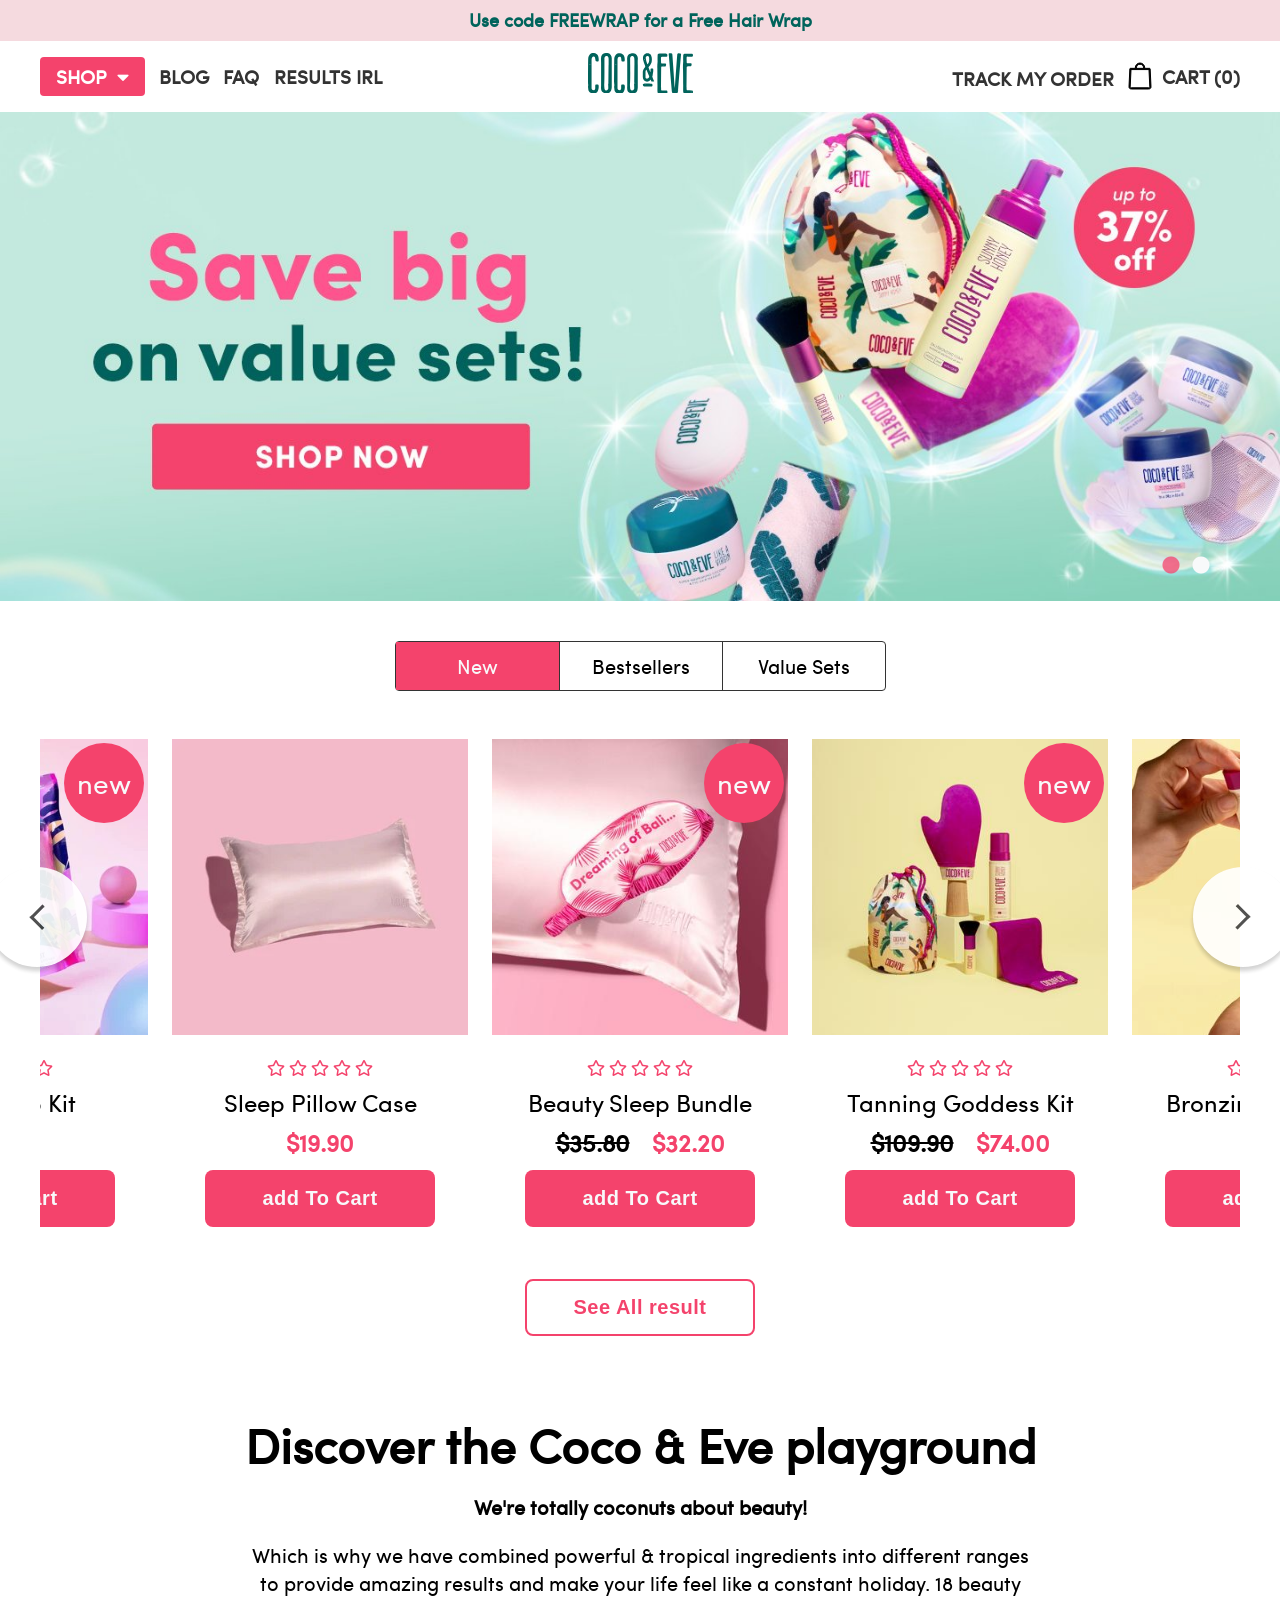
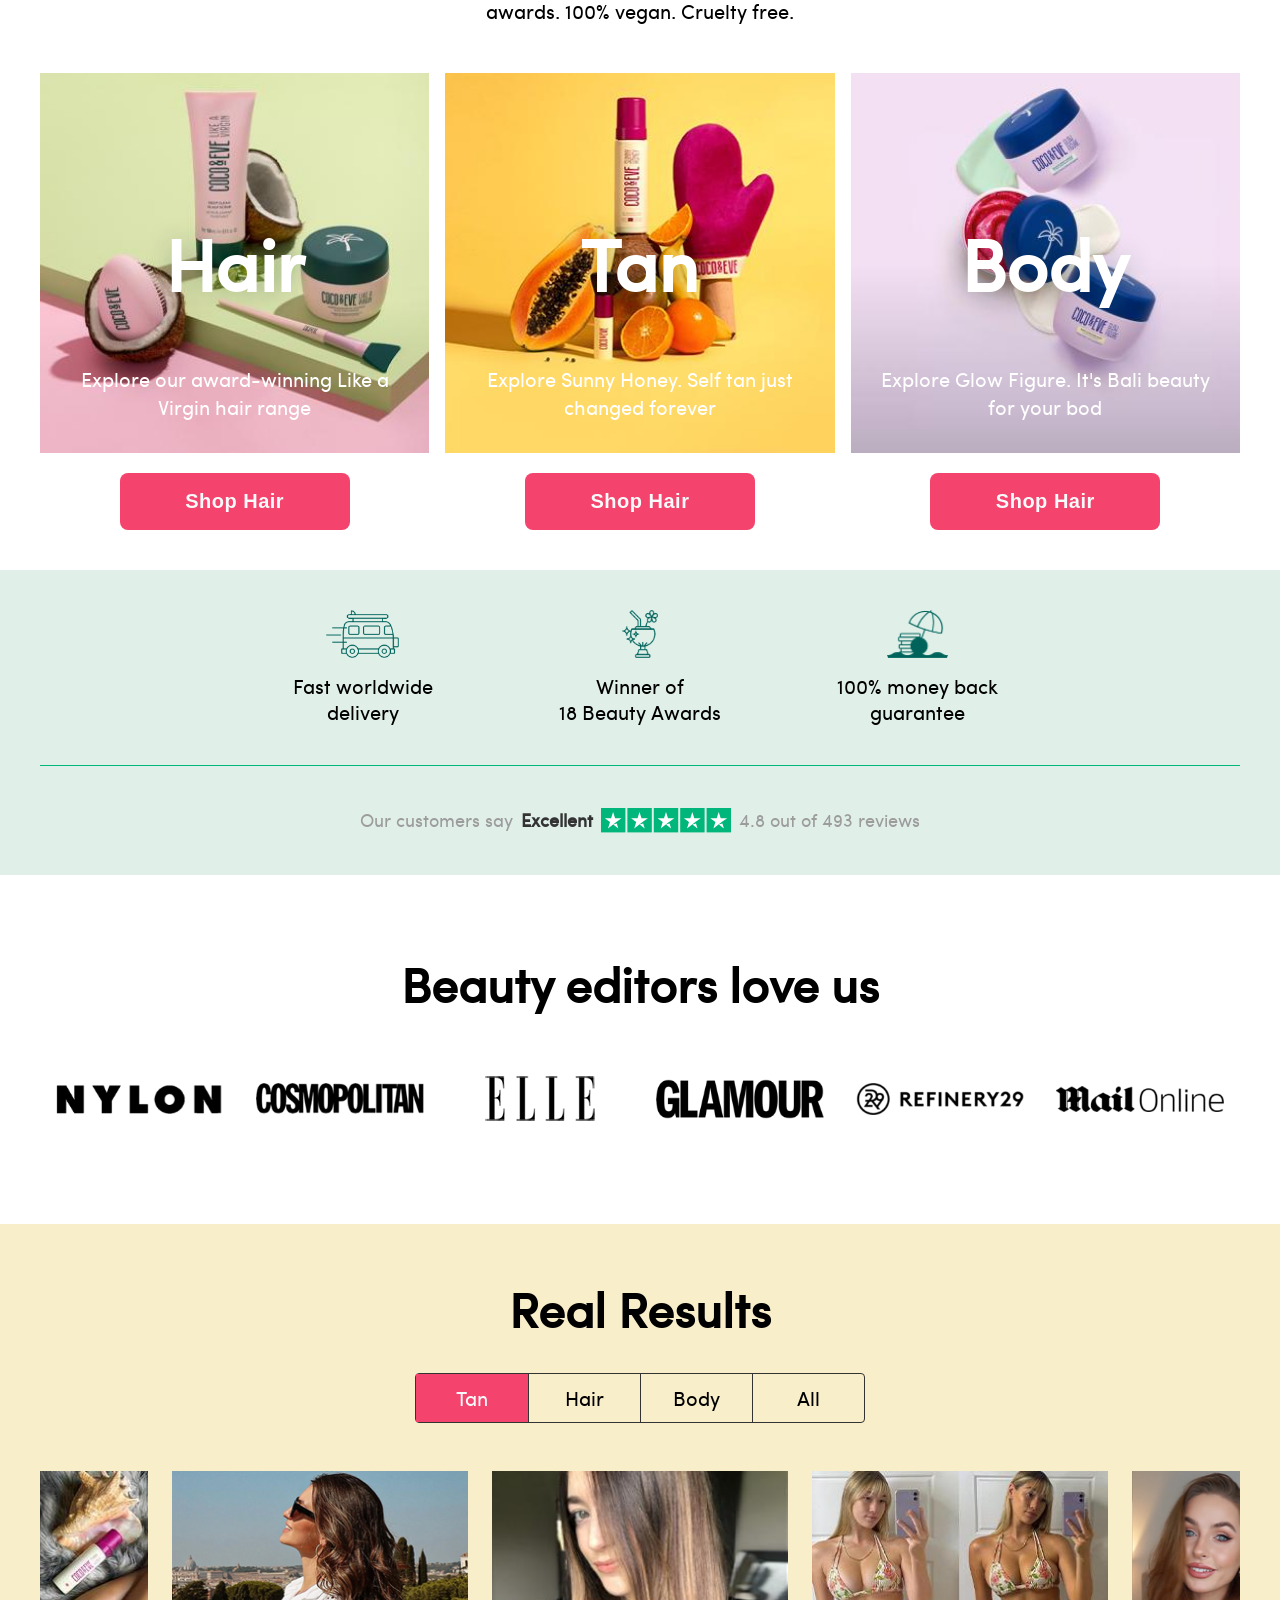
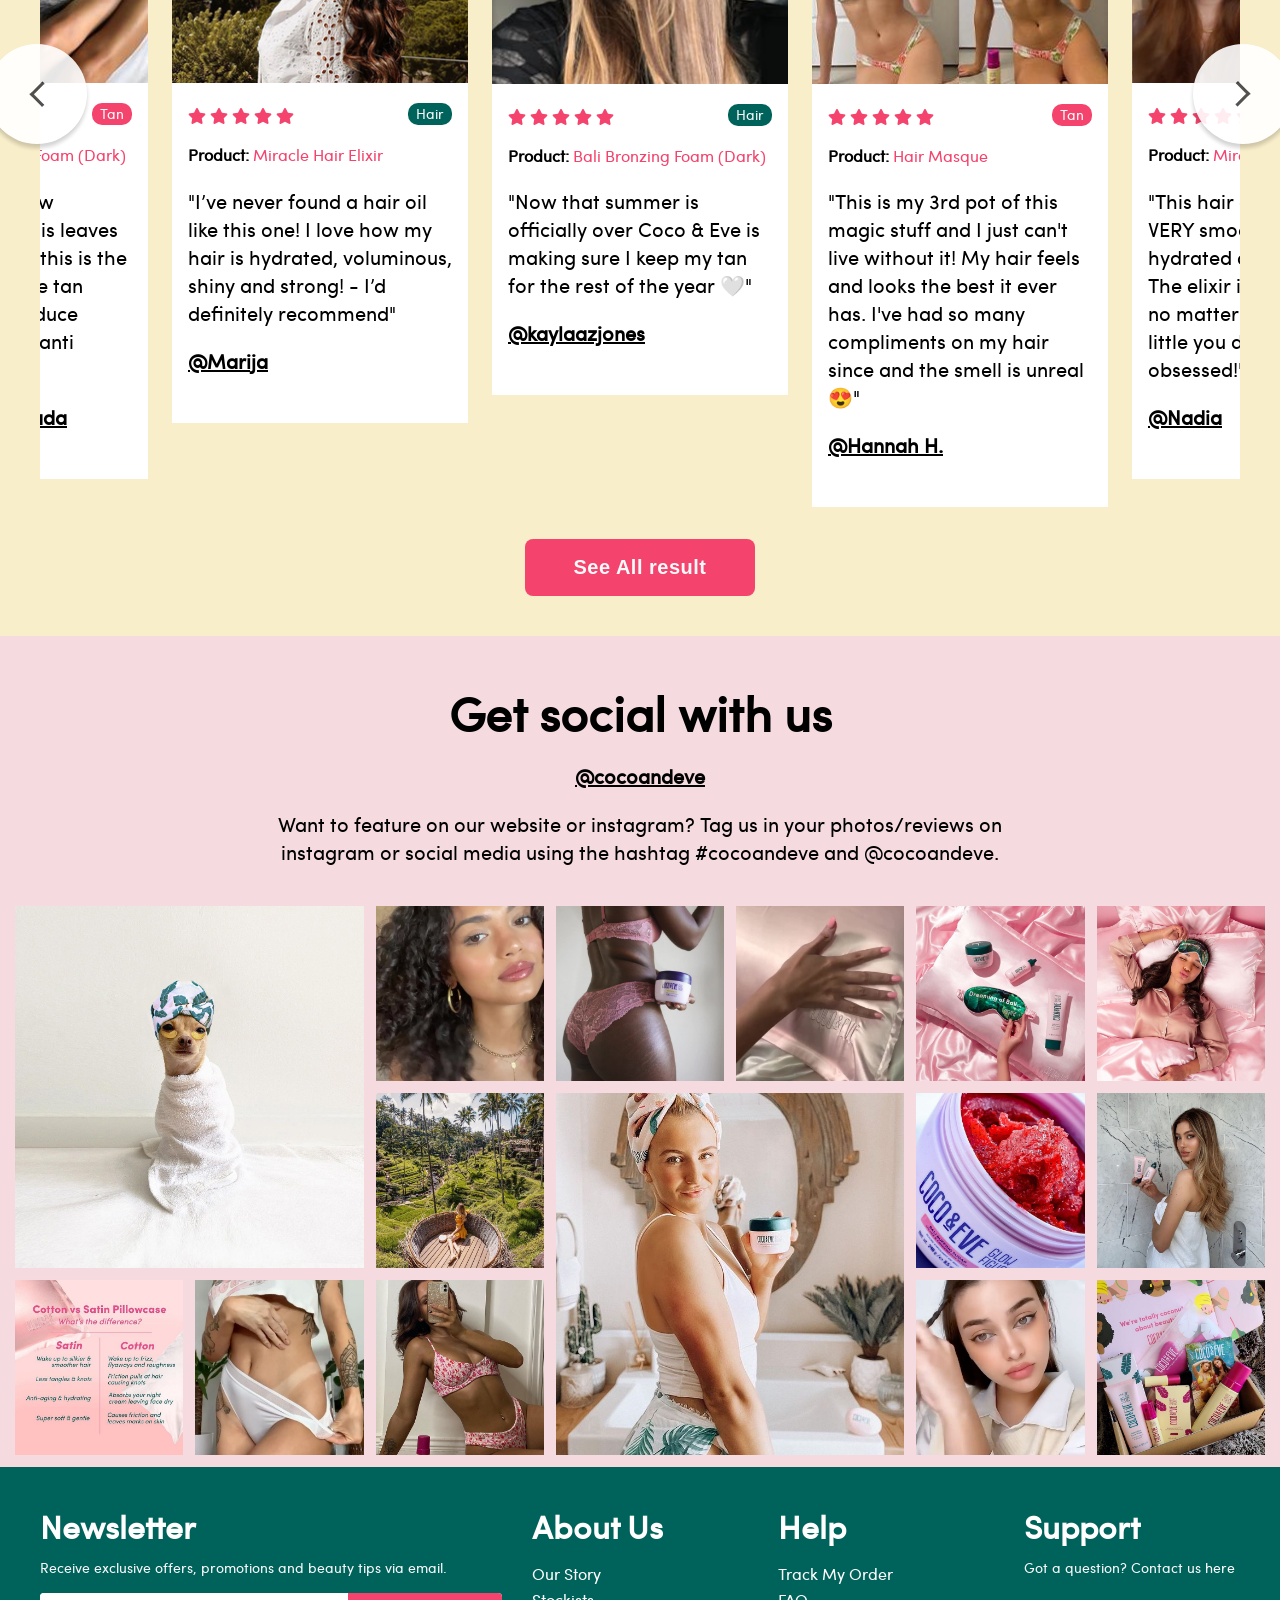
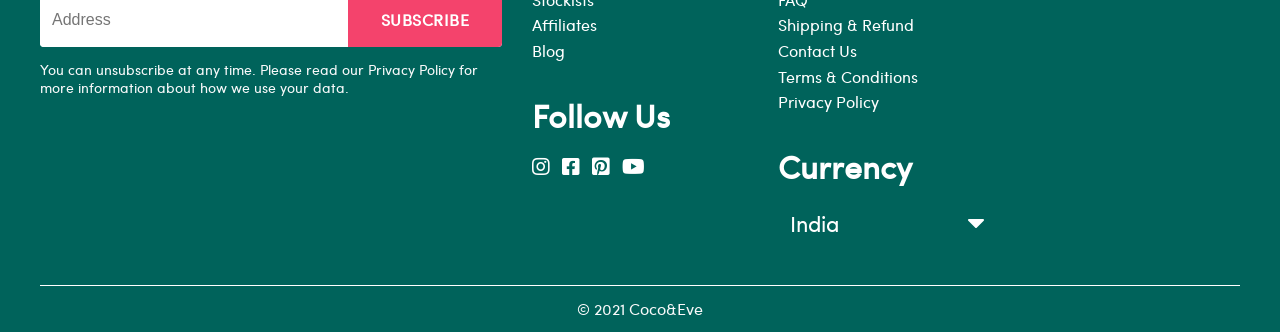
<file: index.html>
<!DOCTYPE html>
<html lang="en">

<head>
    <meta charset="utf-8" />
    <meta http-equiv="X-UA-Compatible" content="IE=edge" />
    <!-- <meta http-equiv="refresh" content="5; url=https://www.google.com/" />     -->
    <meta name="description" content="Coco & Eve" />
    <meta name="keywards" content="Coco & Eve" />
    <meta name="author" content="Codeclouds" />
    <meta name="viewport" content="width=device-width,initial-scale=1.0,maximum-scale=1.0,user-scalable=no" />
    <title>Award Winning Bali Beauty Products - Natural &amp; Effective
        &VerticalLine; Coco & Eve</title>

    <!--css file-->
    <!-- <link rel="stylesheet" href="css/aos.css" />   // use scss files -->
    <link rel="stylesheet" href="css/slick.css" />
    <link rel="stylesheet" href="css/slick-theme.css" />
    <link rel="stylesheet" href="./css/style.css" />
    <link rel="stylesheet" href="./css/custom.css" />

    <link rel="shortcut icon" href="./images/favicon.ico" type="image/x-icon" />
</head>

<body>
    <!--preloader start-->
    <div id="preloader">
        <div id="loader"></div>
    </div>


    <!--top-header section-->
    <section class="top_header bg-primary-light">
        <div class="container">
            <p><a href="#">Use code FREEWRAP for a Free Hair Wrap</a></p>
        </div>
    </section>


    <!--header section-->
    <header class="header smart-scroll">
        <div class="container header_wrap">

            <!-- menu box left -->
            <div class="header_menu_left">
                <div class="open-nav-menu">
                    <span></span>
                </div>
                <div class="menu-overlay">
                    <div class="close-nav-menu">
                        <i class="fas fa-times"></i>
                    </div>
                </div>
                <!-- navigation menu start -->
                <nav class="nav-menu">

                    <!--menu mob-->
                    <ul class="menu menu-mob">
                        <li class="menu-item">
                            <a href="#">
                                <button type="button" class="btn btn-primary btn-sm w-100" tabindex="0">Shop All</button>
                            </a>
                        </li>
                        <li class="menu-item menu-item-has-children">
                            <a href="#" data-toggle="sub-menu" class="list_menu">
                                <img src="images/megamenu-hair-scrub.jpg" alt="megamenu-hair-scrub" class="sub-menu-img">
                                <span class="right">
                                    <span style="color: #00635b;"><small>Haircare</small><br> Like a Virgin</span> <i class="fas fa-angle-down"></i>
                                </span>
                            </a>
                            <ul class="sub-menu">
                                <li class="menu-item"><a href="#">Nourishing Hair Masque</a></li>
                                <li class="menu-item"><a href="#">Deep Clean Scalp Scrub</a></li>
                                <li class="menu-item"><a href="#">Healthy Hair Bundle</a></li>
                                <li class="menu-item"><a href="#">That's A Wrap Bundle</a></li>
                                <li class="menu-item"><a href="#">Hair Heroes Gift Set</a></li>
                                <li class="menu-item"><a href="#">Hair Kits &amp; Gifts</a></li>
                                <li class="menu-item"><a href="#"><b>Shop all Hair</b></a></li>
                            </ul>
                        </li>
                        <li class="menu-item menu-item-has-children">
                            <a href="#" data-toggle="sub-menu" class="list_menu">
                                <img src="images/megamenu-tan.jpg" alt="megamenu-tan.jpg" class="sub-menu-img">
                                <span class="right">
                                    <span style="color: #ae2573;"><small>Self Tanner</small><br> Sunny Honey</span>
                                    <i class="fas fa-angle-down"></i>
                                </span>
                            </a>
                            <ul class="sub-menu">
                                <li class="menu-item"><a href="#">Bali Bronzing Bundle</a></li>
                                <li class="menu-item"><a href="#">Bali Bronzing Foam</a></li>
                                <li class="menu-item"><a href="#">Tanning Goddess Kit</a></li>
                                <li class="menu-item"><a href="#">Bronzing Face Drops</a></li>
                                <li class="menu-item"><a href="#">Deluxe Vegan Kabuki Brush</a></li>
                                <li class="menu-item"><a href="#">Velvet Tanning Mitt</a></li>
                                <li class="menu-item"><a href="#"><b>Shop all Tan</b></a></li>
                            </ul>
                        </li>
                        <li class="menu-item menu-item-has-children">
                            <a href="#" data-toggle="sub-menu" class="list_menu">
                                <img src="images/Nav_Body.jpg" alt="Nav_Body" class="sub-menu-img">
                                <span class="right">
                                    <span style="color: #213e7b;"><small>Bodycare</small><br> Glow Figure</span> <i class="fas fa-angle-down"></i>
                                </span>
                            </a>
                            <ul class="sub-menu">
                                <li class="menu-item"><a href="#">Bali Bod Bundle</a></li>
                                <li class="menu-item"><a href="#">Bali Buffing Sugar</a></li>
                                <li class="menu-item"><a href="#">Bounce Body Masque</a></li>
                                <li class="menu-item"><a href="#">Body Moisture Whip</a></li>
                                <li class="menu-item"><a href="#">Jelly Massage Mitt</a></li>
                                <li class="menu-item"><a href="#">Smooth-on Shell Scoop</a></li>
                                <li class="menu-item"><a href="#"><b>Shop all Hair</b></a></li>
                            </ul>
                        </li>
                        <li class="menu-item menu-item-has-children">
                            <a href="#" data-toggle="sub-menu" class="list_menu">
                                <img src="images/Nav_ShopAll.jpg" alt="Nav_ShopAll" class="sub-menu-img">
                                <span class="right">
                                    <span><small>Bundles</small><br> Value Kits</span> <i class="fas fa-angle-down"></i>
                                </span>
                            </a>
                            <ul class="sub-menu">
                                <li class="menu-item"><a href="#">Healthy Hair Bundle</a></li>
                                <li class="menu-item"><a href="#">That's A Wrap Bundle</a></li>
                                <li class="menu-item"><a href="#">Bali Bod Bundle</a></li>
                                <li class="menu-item"><a href="#">Taste of the Tropics Kit</a></li>
                                <li class="menu-item"><a href="#">Shop all Products</a></li>
                                <li class="menu-item"><a href="#">Shop all Kits & Gifts</a></li>
                                <li class="menu-item"><a href="#"><b>Shop all Hair</b></a></li>
                            </ul>
                        </li>
                        <li class="menu-item">
                            <a href="#">Track My Order</a>
                        </li>
                        <li class="menu-item">
                            <a href="blog.html">Blog</a>
                        </li>
                        <li class="menu-item">
                            <a href="#">Faq</a>
                        </li>
                        <li class="menu-item">
                            <a href="#">Results IRL</a>
                        </li>
                        <li class="menu-item menu-item-has-children">
                            <a href="#" data-toggle="sub-menu">Info <i class="fas fa-angle-down"></i></a>
                            <ul class="sub-menu">
                                <li class="menu-item">
                                    <a href="#">Shipping & Refund</a>
                                </li>
                                <li class="menu-item">
                                    <a href="terms-and-conditions.html">Terms & Conditions</a>
                                </li>               
                                <li class="menu-item">
                                    <a href="privacy-policy.html">Privacy Policy</a>
                                </li> 
                                <li class="menu-item">
                                    <a href="contact-us.html">Contact Us</a>
                                </li>
                            </ul>
                        </li>
                        <li class="menu-item menu-item-has-children">
                            <a href="#" data-toggle="sub-menu">ROW (USD) <i class="fas fa-angle-down"></i></a>
                            <ul class="sub-menu">
                                <li class="menu-item">
                                    <a href="#">United Kingdom (GBP)</a>
                                </li>
                                <li class="menu-item">
                                    <a href="#">USA (USD)</a>
                                </li>
                                <li class="menu-item">
                                    <a href="#">Canada (CAD)</a>
                                </li>
                                <li class="menu-item">
                                    <a href="#">Australia (AUD)</a>
                                </li>
                                <li class="menu-item">
                                    <a href="#">Europe (EUR)</a>
                                </li>
                                <li class="menu-item">
                                    <a href="#">Rest of the World (USD)</a>
                                </li>
                            </ul>
                        </li>
                    </ul>

                    <!--menu desktop-->
                    <ul class="menu menu-desktop">
                        <li class="menu-item menu-item-has-children">
                            <a href="#" data-toggle="sub-menu">Shop <i class="fas fa-caret-down"></i></a>
                            <ul class="sub-menu">
                                <div class="sub-menu_wrap">
                                    <ul class="list list1">
                                        <li class="menu-item"><a href="collections.html">hair</a></li>
                                        <li class="menu-item"><a href="#">Nourishing Hair Masque</a></li>
                                        <li class="menu-item"><a href="#">Deep Clean Scalp Scrub</a></li>
                                        <li class="menu-item"><a href="#">Healthy Hair Bundle</a></li>
                                        <li class="menu-item"><a href="#">That's A Wrap Bundle</a></li>
                                        <li class="menu-item"><a href="#">Hair Heroes Gift Set</a></li>
                                        <li class="menu-item"><a href="#">Hair Kits &amp; Gifts</a></li>
                                        <li class="menu-item"><a href="#"><img src="images/megamenu-hair-scrub.jpg" alt="megamenu-hair-scrub"></a></li>
                                    </ul>
                                    <ul class="list list2">
                                        <li class="menu-item"><a href="collections.html">Tan</a></li>
                                        <li class="menu-item"><a href="#">Bali Bronzing Bundle</a></li>
                                        <li class="menu-item"><a href="#">Bali Bronzing Foam</a></li>
                                        <li class="menu-item"><a href="#">Tanning Goddess Kit</a></li>
                                        <li class="menu-item"><a href="#">Bronzing Face Drops</a></li>
                                        <li class="menu-item"><a href="#">Deluxe Vegan Kabuki Brush</a></li>
                                        <li class="menu-item"><a href="#">Velvet Tanning Mitt</a></li>
                                        <li class="menu-item"><a href="#"><img src="images/megamenu-tan.jpg" alt="megamenu-hair-scrub"></a></li>
                                    </ul>
                                    <ul class="list list3">
                                        <li class="menu-item"><a href="collections.html">Body</a></li>
                                        <li class="menu-item"><a href="#">Bali Bod Bundle</a></li>
                                        <li class="menu-item"><a href="#">Bali Buffing Sugar</a></li>
                                        <li class="menu-item"><a href="#">Bounce Body Masque</a></li>
                                        <li class="menu-item"><a href="#">Body Moisture Whip</a></li>
                                        <li class="menu-item"><a href="#">Jelly Massage Mitt</a></li>
                                        <li class="menu-item"><a href="#">Smooth-on Shell Scoop</a></li>
                                        <li class="menu-item"><a href="#"><img src="images/Nav_Body.jpg" alt="megamenu-hair-scrub"></a></li>
                                    </ul>
                                    <ul class="list list4">
                                        <li class="menu-item"><a href="collections.html">Bundles</a></li>
                                        <li class="menu-item"><a href="#">Healthy Hair Bundle</a></li>
                                        <li class="menu-item"><a href="#">That's A Wrap Bundle</a></li>
                                        <li class="menu-item"><a href="#">Bali Bod Bundle</a></li>
                                        <li class="menu-item"><a href="#">Taste of the Tropics Kit</a></li>
                                        <li class="menu-item"><a href="#">Shop all Products</a></li>
                                        <li class="menu-item"><a href="#">Shop all Kits & Gifts</a></li>
                                        <li class="menu-item"><a href="#"><img src="images/Nav_ShopAll.jpg" alt="megamenu-hair-scrub"></a></li>
                                    </ul>
                                </div>
                            </ul>
                        </li>
                        <li class="menu-item">
                            <a href="blog.html">Blog</a>
                        </li>
                        <li class="menu-item">
                            <a href="#">Faq</a>
                        </li>
                        <li class="menu-item">
                            <a href="#">Results IRL</a>
                        </li>
                    </ul>

                </nav>
                <!-- navigation menu end -->
            </div>

            <!--logo box-->
            <div class="logo">
                <a href="index.html">
                    <svg xmlns="http://www.w3.org/2000/svg" enable-background="new 0 0 100.4 38.8" viewBox="0 0 100.4 38.8">
                        <g fill="#00635b">
                            <path clip-rule="evenodd" d="m60.2 29.3c-1.2 0-2.3 0-3.5-.1-.5 0-3.8-.4-4.2.7-.1.3-.1.5 0 .8.1.9.5 1.3 1.3 1.3h2.9 3.7c1 0 1.3-.4 1.3-1.4-.1-1-.3-1.3-1.5-1.3zm-4.8.7c-.1.1-.2 0-.3-.1.1-.1.2-.2.3-.1z" fill-rule="evenodd"></path>
                            <path d="m63 26.6c-.6-1.3-1.1-2.6-1.5-3.9v-.3l.2-.5c.1-.2.1-.3.1-.5.1-.7.2-1.3.3-2 0-.2 0-.4.1-.6 0-.2.1-.5.1-.7.1-.4.1-.8.1-1.3v-.8c0-.1 0-.3 0-.4v-.1c0-.2-.1-.4-.2-.5-.2-.1-.5-.1-.8-.1h-.8c-.2 0-.4 0-.6.1s-.2.4-.2.4v.2.4.8c0 .5 0 .9-.1 1.4 0 0-.1-.1-.2-.3-.4-.8-.9-2-1.5-3.7-.1-.2-.1-.4-.1-.6 0 0 0-.1.3-.5 1.9-2.1 2.8-4.1 2.8-5.8l.1-1.1-.1-1.3c0-.6-.1-1.3-.4-1.9-.1-.5-.3-1-.6-1.4-.8-1-2-1.5-3.2-1.4-1.2-.1-2.4.5-3.2 1.5-.7.9-1.1 2-1 3.2v.4c-.1.3-.1.6 0 .9.5 2.1 1.2 4.1 2 6v.1c.1.2.1.5.1.8 0 .2-.1.4-.2.5-1.4 1.7-2.1 3.2-2.1 4.5v4.8c0 1.2.4 2.3 1.1 3.2.8.8 1.9 1.3 3 1.3s2.2-.5 2.9-1.3c.1-.1.2-.2.2-.3l.1-.2.1-.1h.1l.1.1v.1l.1.2.1.2c0 .1 0 .2.1.3 0 .1.1.2.1.3.1.3.4.5.9.5h1.5c.4 0 .5-.3.5-.4zm-8.8-19.9-.2.1c-.1-.1-.3-.1-.4-.2v-.2l.2-.1c.1 0 .3.1.4.1zm1.5-3.3c.5-.6 1.5-.7 2.1-.2l.2.1c.3.4.5.9.5 1.4v2.7c-.1 1-.4 2-1.1 2.8-.3.4-.4.5-.5.5s-.2 0-.3-.3c-.7-1.8-1.2-3.7-1.4-5.6 0-.6.2-1.1.5-1.4zm2.5 20.1c-.4.6-1.1 1.1-1.8 1.1-.4 0-.8-.1-1.1-.4-.3-.5-.4-1-.3-1.6v-4.6c0-.6.2-1.2.6-1.7.2-.3.3-.3.3-.3s.1 0 .2.4l2.3 5.5c.1.2.1.5.1.7 0 .3-.1.6-.3.9z"></path>
                            <path clip-rule="evenodd" d="m70.8 38.7c-1 0-2 0-3 0-.8 0-1.2-.4-1.3-1.3-.1-.7-.1-1.4-.1-2.1.1-1.7 0-19.2-.1-20.9-.1-1.9 0-3.7.2-5.6.1-.9 0-1.7 0-2.6 0-1.5 0-3 .1-4.4 0-.6.5-1.1 1.1-1.1.5-.1 1-.2 1.5-.2h4.4c.5 0 .9.1 1.4.1.4 0 .8.4.8.8.1.4.1.8.1 1.2 0 .5-.3.8-.8.9-.5 0-1 0-1.6 0-.9 0-1.7 0-2.6 0-.5-.1-1 .3-1.1.8v.2c0 .6-.1 1.2 0 1.8 0 .9 0 1.8.1 2.7 0 .8.2 1 1 1h2.9c.5 0 .9.4.9.9v.2c-.1.4-.1.8-.2 1.1 0 .3-.3.6-.6.6-.5 0-1.1.1-1.6.1s-1 0-1.5.1c-.6.1-.8.3-.8.9 0 1.1-.1 18.1-.1 19.2v1.7c0 .5.4 1 .9 1h.2c1.2 0 2.3.1 3.5.1s1.4.2 1.5 1.4c0 1-.3 1.4-1.3 1.4-1.4.1-2.7 0-3.9 0zm1.3-27.2-.2.1.1.4.2-.1z" fill-rule="evenodd"></path>
                            <path d="m85.1 36.4.2.1.2-.3-.2-.1z"></path>
                            <path d="m88.2.5c-.2 0-.4 0-.6-.1-.9-.2-2 .1-2.2.8-.2 1-2.2 31.8-2.3 32.1 0 .1 0 .3-.1.3s0-.7-.1-1c-.1-.6-2-30.3-2.3-31.6-.1-.5-.8-.7-1.4-.8-.2 0-.4 0-.6 0s-.5 0-.7 0c-.5.1-.7.2-.7.6 0 .5 0 1.1.1 1.6.2 1.2 2.7 33 3.1 35.2.1.6.4.7 1.1.8.4 0 .8.1 1.2.1.6 0 1.3.1 1.9 0 .5 0 1-.2 1.2-.7.2-.7.4-1.3.4-2 0-1.6 2.7-34 2.8-34.7.1-.3-.3-.6-.8-.6z"></path>
                            <path d="m79.4 3.2c.1-.1.2-.2.3-.1v.1c-.1.2-.2.1-.3 0z"></path>
                            <path d="m95.4 3.5h2.6 1.6c.5 0 .8-.4.8-.8 0-.4 0-.8-.1-1.2 0-.4-.4-.8-.8-.8-.5-.1-.9-.1-1.4-.1-1.5 0-2.9 0-4.4 0-.5 0-1 .1-1.5.2-.6.1-1 .5-1.1 1.1-.1 1.3-.1 2.8-.1 4.2 0 .9.1 1.7 0 2.6-.2 1.9-.2 3.7-.2 5.6.2 1.7.3 19.3.2 20.9 0 .7 0 1.4.1 2.1.1.9.5 1.3 1.3 1.3h3 3.7c1 0 1.4-.4 1.3-1.4 0-1.2-.3-1.4-1.5-1.4s-2.3 0-3.5-.1c-.5.1-1-.3-1.1-.9v-.2c0-.6-.1-1.1 0-1.7 0-1.1.1-18.1.1-19.2 0-.6.2-.8.8-.9.5 0 1 0 1.5-.1.5 0 1.1 0 1.6-.1.3 0 .6-.2.6-.6.1-.4.1-.8.2-1.1.1-.5-.2-1-.6-1.1h-.2c-1 0-1.9 0-2.9 0-.8 0-1-.3-1-1 0-.9 0-1.8-.1-2.7 0-.6 0-1.2 0-1.8 0-.5.4-1 .9-1zm-2.6-1.1-.2-.1.2-.1.2.1zm5.5 34.8.2-.1c.1 0 .3.1.4.1v.3l-.2.1c-.2-.1-.3-.1-.4-.2zm-.4.4.2.1-.2.1-.2-.1z"></path>
                            <path clip-rule="evenodd" d="m22.7 11.4c0-2.1 0-4.3 0-6.4 0-1.1-.3-2.2-1-3.1-.9-1.5-2.7-2.2-4.4-1.8-.4.1-.7.1-1.1.1-1.1 0-2.2.6-2.8 1.5-.7 1.1-1 2.4-1 3.7s.1 2.6.1 3.9v21.6.6c-.1 1-.1 2 0 2.9.1 1.3.7 2.5 1.8 3.2 1.3.9 2.8 1.2 4.3.9 1.6-.2 2.9-1.2 3.5-2.7.4-.9.6-2 .6-3 0-1.8 0-19.5 0-21.4zm-3.2 16.3c-.2.9-.3 1.8-.2 2.8 0 1 .1 2 .1 3 .1.8-.3 1.6-.9 2-.1.1-.2.1-.3.2-.9.3-2-.1-2.3-1.1-.1-.4-.2-.8-.2-1.2-.1-.9-.2-1.8-.2-2.7 0-.2 0-.4 0-.5.3-1.3.2-18.6.2-20 0-.8 0-1.7 0-2.5 0-.9 0-1.8 0-2.6 0-.7.3-1.4.9-1.9.2-.2.5-.3.8-.4 1-.2 1.9.4 2.1 1.4.1.5.2 1 .2 1.5v2.2 3.3c-.1.2-.1 16.3-.2 16.5zm.4 1.5c-.1-.1-.2-.2-.2-.4 0-.1.1-.2.2-.4h.1c.1.1.3.3.2.4s-.1.3-.3.4z" fill-rule="evenodd"></path>
                            <path clip-rule="evenodd" d="m47.6 11.4v21.6c0 1-.2 2-.5 3-.6 1.5-1.9 2.5-3.5 2.7-1.5.3-3.1 0-4.3-.9-1.1-.7-1.8-1.9-1.8-3.2-.1-1-.1-2 0-2.9 0-.2 0-.4 0-.6 0-1.9 0-19.7 0-21.6 0-1.3 0-2.6-.1-3.9s.3-2.6 1-3.6c.6-.9 1.7-1.5 2.8-1.6.4 0 .7-.1 1.1-.1 1.7-.4 3.5.3 4.4 1.8.6.9 1 2 1 3.1-.2 1.9-.2 4-.1 6.2zm-3.2-3.5c0-.7 0-1.5-.1-2.2 0-.5-.1-1-.2-1.5-.2-1-1.2-1.6-2.1-1.4-.3.1-.6.2-.8.4-.6.5-.9 1.2-.9 1.9v4.4.7c.1 1.4.2 18.6-.2 20v.5c.1.9.1 1.8.2 2.7 0 .4.1.8.2 1.2.5.9 1.5 1.4 2.5 1.1.1 0 .2-.1.3-.2.7-.5 1-1.2.9-2 0-1-.1-2.1-.1-3.1-.1-.9 0-1.8.2-2.7.1-.2.1-16.3.1-16.5 0-1.1 0-2.2 0-3.3zm.4 20.6h-.1c-.1.1-.1.2-.1.4s0 .4.2.3.3-.2.3-.3c0-.2-.2-.3-.3-.4z" fill-rule="evenodd"></path>
                            <path clip-rule="evenodd" d="m34.1 30.1c-.4-.1-.8-.1-1.2 0-.9.1-1.2.4-1.2 1.3v2.2c0 .5-.1 1.1-.5 1.5-.4.5-1.1.6-1.6.4-.7-.2-1.2-.7-1.3-1.4-.1-.4-.1-.8-.1-1.2 0-2.6 0-21.2 0-23.8 0-.8 0-1.6 0-2.4s.1-1.5.4-2.2l.1-.2c.4-.8 1.4-1 2.2-.6.4.3.7.8.8 1.3.1.8.2 1.6.3 2.4 0 .4.3.6.7.7s.8.1 1.3.1h.2c.6 0 1-.6.9-1.1.1-1 0-2-.2-3-.2-1.2-.9-2.3-1.9-3-.7-.5-1.5-.8-2.4-.8-1.5-.2-2.9.3-4 1.3-1 1.1-1.5 2.5-1.5 3.9-.1 2.3-.1 20.6-.1 22.9 0 .5 0 1 .1 1.5s.1 1.1 0 1.6c-.1.4-.2.8-.1 1.3.1.8.2 1.7.3 2.5.2 1.3 1 2.4 2.1 3 1.3.7 2.7.9 4.1.5 1.3-.2 2.4-1 2.9-2.2.8-1.8 1-3.7.7-5.6-.2-.6-.6-.9-1-.9zm-7.4-18.8c-.3 0-.4-.2-.3-.6.4 0 .6.1.6.4-.1.1-.2.2-.3.2z" fill-rule="evenodd"></path>
                            <path clip-rule="evenodd" d="m9.3 30.1c-.4-.1-.8-.1-1.2 0-.9.1-1.2.4-1.2 1.3v2.2c0 .5-.1 1.1-.5 1.5-.4.5-1.1.6-1.6.4-.7-.2-1.2-.7-1.3-1.4-.1-.4-.1-.8-.1-1.2 0-2.6 0-21.2 0-23.8 0-.4 0-.8 0-1.2s0-.8 0-1.2c0-.8.1-1.5.4-2.2 0-.1.1-.2.1-.3.5-.7 1.4-1 2.2-.5.4.3.7.8.7 1.3.2.7.3 1.5.4 2.2 0 .4.3.6.7.7s.8.2 1.2.2h.2c.6 0 1-.6.9-1.1.1-1 0-2-.2-3-.2-1.2-.9-2.3-1.9-3-.7-.5-1.5-.8-2.4-.9-1.5-.2-2.9.3-4 1.3-1 1.1-1.5 2.5-1.5 3.9-.2 2.4-.1 20.6-.2 23 0 .5 0 1 .1 1.5s.1 1.1 0 1.6c-.1.4-.1.8-.1 1.2.1.8.2 1.7.3 2.5.2 1.3 1 2.4 2.1 3 1.3.7 2.7.9 4.1.5 1.3-.2 2.4-1 2.9-2.2.8-1.8 1-3.7.7-5.6 0-.4-.4-.7-.8-.7zm-7.4-18.8c-.3 0-.4-.2-.3-.6.4 0 .6.1.6.4-.1.1-.2.2-.3.2z" fill-rule="evenodd"></path>
                        </g>
                        <path d="m85.3 36.5-.2-.1.2-.3.2.1z" fill="#fff"></path>
                    </svg>
                </a>
            </div>

            <!-- menu box right -->
            <div class="header_menu_right">
                <ul class="menu">
                    <li class="menu-item"><a href="#">Track My Order</a></li>
                    <li class="menu-item" onclick="openbtn()">
                        <a href="#">
                            <svg xmlns="http://www.w3.org/2000/svg" width="24" height="28" viewBox="0 0 24 28">
                                <path d="M20.389 27H3.613c-.983 0-1.677-.232-2.123-.708-.35-.376-.514-.877-.487-1.484l.834-17.882a.602.602 0 0 1 .598-.58h19.126c.32 0 .583.256.598.58l.838 17.885c.03.607-.135 1.105-.488 1.484-.442.473-1.136.705-2.12.705zM3.009 7.567l-.807 17.302c-.018.393.114.534.158.583.141.15.473.33 1.256.33h16.776c.783 0 1.115-.178 1.256-.33.045-.046.176-.19.158-.58l-.81-17.302H3.009zm4.226-1.678C7.235 3.192 9.373 1 12 1c2.629 0 4.767 2.192 4.767 4.889h-1.196c0-2.022-1.603-3.668-3.57-3.668-1.968 0-3.571 1.646-3.571 3.668z"></path>
                                <path fill="none" stroke="#000" d="M20.389 27H3.613c-.983 0-1.677-.232-2.123-.708-.35-.376-.514-.877-.487-1.484l.834-17.882a.602.602 0 0 1 .598-.58h19.126c.32 0 .583.256.598.58l.838 17.885c.03.607-.135 1.105-.488 1.484-.442.473-1.136.705-2.12.705zM3.009 7.567l-.807 17.302c-.018.393.114.534.158.583.141.15.473.33 1.256.33h16.776c.783 0 1.115-.178 1.256-.33.045-.046.176-.19.158-.58l-.81-17.302H3.009zm4.226-1.678C7.235 3.192 9.373 1 12 1c2.629 0 4.767 2.192 4.767 4.889h-1.196c0-2.022-1.603-3.668-3.57-3.668-1.968 0-3.571 1.646-3.571 3.668z"></path>
                            </svg>
                            <span><span class="mark">Cart</span> (0)</span>
                        </a>
                    </li>
                </ul>
            </div>

            <!--sidebar-->
            <div id="mysidebar" class="sidebar">
                <a href="javascript:void(0)" class="closebtn" onclick="closebtn()">
                    <svg xmlns="http://www.w3.org/2000/svg" width="26" height="26" viewBox="0 0 26 26">
                        <g transform="rotate(45 13 13)">
                          <path d="M-3.25 12.175a.8.8 0 0 1 .8-.8h31.306a.8.8 0 0 1 .8.8v1.65a.8.8 0 0 1-.8.8H-2.45a.8.8 0 0 1-.8-.8z"></path>
                        </g>
                        <g transform="rotate(-45 13 13)">
                          <path d="M29.656 12.175a.8.8 0 0 0-.8-.8H-2.45a.8.8 0 0 0-.8.8v1.65a.8.8 0 0 0 .8.8h31.306a.8.8 0 0 0 .8-.8z"></path>
                        </g>
                      </svg>
                </a>
                <div class="sidebar_wrap">
                    <div class="side_box">
                        <h3>Your Cart</h3>
                        <ul>
                            <li class="cart_table">
                                <div class="span2">
                                    <img src="images/Nav_Body.jpg" alt="Nav_Body">
                                </div>
                                <div class="span2">
                                    <p>Bali Bod Bundle</p>
                                    <div id="field">
                                        <button type="button" id="sub" class="sub">
                                            <i class="fas fa-minus"></i>
                                        </button>
                                        <input type="number" id="count" value="1" min="1" max="3">
                                        <button type="button" id="add" class="add">
                                            <i class="fas fa-plus"></i>
                                        </button>
                                    </div>
                                </div>
                                <div class="text-right">
                                    <a href="#">
                                        <svg xmlns="http://www.w3.org/2000/svg" width="21" height="27" viewBox="0 0 21 27">
                                            <path d="M6.632 23.76L5.526 6.48h1.106l1.105 17.28zm7.736 0h-1.105l1.105-17.28h1.106zM9.948 6.48h1.105v17.28H9.947zM21 4.32h-1.104l-1.027 20.118C18.793 25.875 17.58 27 16.109 27H4.89c-1.471 0-2.684-1.125-2.76-2.563L1.105 4.32H0V3.24h5.526V2.16C5.526.969 6.518 0 7.736 0h5.527c1.219 0 2.21.969 2.21 2.16v1.08H21zM6.632 3.24h7.736V2.16c0-.597-.494-1.08-1.105-1.08H7.737c-.61 0-1.105.483-1.105 1.08zm12.157 1.08H2.211l1.024 20.062c.045.862.773 1.538 1.655 1.538h11.22c.881 0 1.61-.676 1.655-1.538z"></path>
                                        </svg>
                                    </a>
                                    <p class="price"><span class="mark">$32.20</span></p>
                                </div>
                            </li>
                        </ul>
                        <div class="subtotal_box">
                            <p class="sub">Subtotal <span>$99.30</span></p>
                            <p class="sub">Shipping <span>$4.99</span></p>
                            <p><a href="#" id="promo">+ Apply a promo code</a></p>
                            <form class="form_container" id="promo_box">
                                <div class="form_row col3">
                                    <div class="form-group span2">
                                        <label for="Address" class="sr-only">Address</label>
                                        <input type="text" class="form-control" placeholder="Address">
                                        <small class="error-msg">This is a required field.</small>
                                    </div>
                                    <div class="form-group">
                                        <a href="#" class="btn btn-primary btn-sm">subscribe</a>
                                    </div>
                                </div>
                            </form>
                            <p class="sub total">Total <span>$99.30</span></p>
                        </div>
                        <div class="sidebar_list">
                            <div>
                                <img src="images/icon7.png" alt="icon7">
                                <span>Fast worldwide delivery</span>
                            </div>
                            <div>
                                <img src="images/icon8.png" alt="icon8">
                                <span>Winner of 18 Beauty Awards</span>
                            </div>
                            <div>
                                <img src="images/icon9.png" alt="icon9">
                                <span>100% money back guarantee</span>
                            </div>
                        </div>
                        <div class="cart-drawer">
                            <div class="shopify-icon">
                                <svg xmlns="http://www.w3.org/2000/svg" width="114" height="34" viewBox="0 0 114 34">
                                    <defs>
                                        <clipPath id="2ufra">
                                            <path fill="#fff" d="M5.54 0h102.92c2.507 0 4.54 1.458 4.54 3.255v27.49c0 1.797-2.033 3.255-4.54 3.255H5.54C3.034 34 1 32.542 1 30.745V3.255C1 1.458 3.033 0 5.54 0z"></path>
                                        </clipPath>
                                    </defs>
                                    <path fill="#fff" d="M6 0h102c2.762 0 5 1.586 5 3.542v26.916c0 1.956-2.238 3.542-5 3.542H6c-2.761 0-5-1.586-5-3.542V3.542C1 1.586 3.239 0 6 0"></path>
                                    <path fill="none" stroke="#d2d0cc" stroke-miterlimit="20" stroke-width="2" d="M5.54 0h102.92c2.507 0 4.54 1.458 4.54 3.255v27.49c0 1.797-2.033 3.255-4.54 3.255H5.54C3.034 34 1 32.542 1 30.745V3.255C1 1.458 3.033 0 5.54 0z" clip-path="url(&quot;#2ufra&quot;)"></path>
                                    <path d="M62.262 12.39a2.08 2.08 0 0 1 1.289 1.686c0 1.407-1.16 2.186-2.778 2.186A3.45 3.45 0 0 1 59 15.828l.443-1.254c.456.234.959.366 1.474.387.508 0 .782-.268.782-.602 0-.319-.196-.534-.743-.843a1.962 1.962 0 0 1-1.187-1.624c0-1.24 1.089-2.124 2.66-2.124a2.689 2.689 0 0 1 1.517.295l-.418 1.254a3.035 3.035 0 0 0-1.122-.244c-.508 0-.834.231-.834.588 0 .282.234.486.69.73zm6.44-2.635c.94 0 1.476.603 1.476 1.602a6.428 6.428 0 0 1-.13 1.152l-.705 3.65h-1.8l.678-3.534c.052-.257.08-.518.08-.781 0-.385-.155-.654-.559-.654-.574 0-1.187.72-1.421 1.882l-.6 3.087h-1.799l1.747-9.03h1.796l-.69 3.549.026.013a2.453 2.453 0 0 1 1.904-.935zm5.548.001a2.4 2.4 0 0 1 .289.007c1.293.105 2.253 1.21 2.144 2.464 0 2.19-1.435 4.06-3.56 4.06-.1.005-.202.003-.304-.004-1.3-.1-2.274-1.204-2.17-2.467 0-2.14 1.434-4.06 3.598-4.06zm-.887 5.174c.953 0 1.487-1.661 1.484-2.753 0-.521-.208-1.063-.847-1.063-.979 0-1.513 1.652-1.513 2.663 0 .64.26 1.153.874 1.153zm7.928-5.17c1.317 0 1.852 1.062 1.852 2.253 0 2.151-1.382 4.276-3.495 4.276a2.12 2.12 0 0 1-1.056-.232h-.039l-.496 2.612h-1.799l1.253-6.466c.147-.778.269-1.56.364-2.345h1.588l-.104.948h.026a2.48 2.48 0 0 1 1.905-1.05zm-1.723 5.195c1.006 0 1.696-1.626 1.696-2.766 0-.474-.17-.973-.718-.973-.623 0-1.212.731-1.421 1.832l-.3 1.651c.208.17.471.26.743.256zm6.14-7.735l.09.001a.843.843 0 0 1 .805.883v.066c-.018.548-.489.977-1.051.959h-.026a.816.816 0 0 1-.843-.884v-.01a1.02 1.02 0 0 1 1.024-1.015zm-1.303 2.676h1.807L84.99 16.16h-1.793zm6.394-.01v-.003zm0 0l-.247 1.33h-1.24l-.951 4.943h-1.8l.952-4.942h-.834l.259-1.333h.836l.052-.294a3.329 3.329 0 0 1 1.043-1.998 2.702 2.702 0 0 1 1.76-.59c.335-.015.667.038.979.156l-.352 1.383a1.921 1.921 0 0 0-.574-.09c-.6 0-.965.538-1.069 1.14l-.065.294zm4.33.008H97l-2.204 4.637a11.88 11.88 0 0 1-2.36 3.508A4.131 4.131 0 0 1 90.68 19l-.49-1.499a3.878 3.878 0 0 0 1.015-.5c.41-.272.745-.636.98-1.062a.37.37 0 0 0 .038-.294l-1.083-5.75h1.892s.408 3.813.442 4.303h.024c.506-1.518 1.63-4.299 1.63-4.299z"></path>
                                    <path d="M67.89 25.238a2 2 0 0 1-.014.171c-.114.993-.959 1.697-1.886 1.574-.982.103-1.863-.646-1.99-1.694l.976-.138.001.058c.036.563.491.99 1.017.95a.749.749 0 0 0 .078.007c.44.012.805-.359.817-.83 0-.528-.264-.74-1.045-.944-1.133-.284-1.681-.741-1.681-1.759 0-.952.698-1.62 1.787-1.62.886-.114 1.694.546 1.826 1.49l-.947.138c-.05-.476-.44-.826-.886-.798-.533 0-.818.274-.818.71 0 .447.194.658 1.007.87 1.096.284 1.757.683 1.757 1.815zm1.289 1.675v-5.83h3.209v.872h-2.195V23.5h1.773v.827h-1.773v1.717h2.313v.872h-3.328zm8.674-1.821v-.001zm0 0c-.143 1.113-1.048 1.932-2.096 1.896-1.457 0-2.298-1.026-2.298-2.687v-.61a2.503 2.503 0 0 1-.01-.247c.01-1.353 1.043-2.443 2.308-2.431 1.03-.096 1.944.712 2.05 1.815l-1.022.146c-.002-.607-.465-1.097-1.031-1.094-.752 0-1.233.642-1.233 1.79v.632c0 1.156.451 1.79 1.24 1.79.6-.016 1.09-.514 1.138-1.154zm5.195-4.01v3.705c.018.16.02.32 0 .48-.122 1.08-1.038 1.85-2.045 1.718a1.69 1.69 0 0 1-.42 0c-.986-.127-1.692-1.088-1.573-2.148v-3.755h1.026v3.693c0 .929.277 1.327.981 1.327.674 0 1.011-.358 1.011-1.376v-3.64zm1.487.002h1.827c1.183 0 1.92.514 1.92 1.664v.122c.042.708-.41 1.34-1.059 1.483l1.336 2.565H87.46l-1.222-2.39h-.687v2.39h-1.016zm1.81 2.669c.608 0 .924-.276.924-.871v-.114c0-.611-.338-.83-.916-.83h-.804v1.819zm3.327-2.67h3.208v.87h-2.195v1.544h1.773v.825h-1.773v1.71H93v.871h-3.328z"></path>
                                    <path fill="#95bf47" d="M31.768 10.043C31.78 10.15 34 25.608 34 25.608L28.556 27 16 24.764s1.498-11.929 1.553-12.348c.075-.557.093-.574.666-.76l1.945-.62a8.339 8.339 0 0 1 1.11-2.964c.799-1.305 1.782-2.04 2.77-2.07a1.58 1.58 0 0 1 1.344.612c.054-.004.106-.01.16-.01a2.059 2.059 0 0 1 1.833 1.298c.118.236.216.484.291.738l.61-.194a.488.488 0 0 1 .446.058l1.334 1.338s1.452.022 1.525.029a.2.2 0 0 1 .18.17zM27.034 8.84c-.158-.521-.522-1.394-1.265-1.54.2.595.3 1.22.298 1.85l.967-.31zm-1.622.52a4.999 4.999 0 0 0-.326-1.98 2.116 2.116 0 0 0-.712.534 5.16 5.16 0 0 0-1.058 2.115zm-1.346-2.687c-1.522.048-2.856 2.506-3.196 4.144l1.722-.55a6.014 6.014 0 0 1 1.3-2.812c.22-.249.48-.457.768-.616a.99.99 0 0 0-.594-.162z"></path>
                                    <path fill="#5e8e3e" d="M31.782 9.403a139.15 139.15 0 0 0-1.401-.028c-.701-.01-1.116-1.179-1.226-1.296A.27.27 0 0 0 29 8v18l5-1.348s-2.04-14.98-2.05-15.086a.189.189 0 0 0-.165-.167z"></path>
                                    <path fill="#fff" d="M26 12.24l-.611 2.466a3.246 3.246 0 0 0-1.492-.28c-1.188.083-1.2.89-1.188 1.09.064 1.105 2.76 1.346 2.91 3.933.12 2.034-1.003 3.426-2.615 3.535-1.103.104-2.195-.296-3.004-1.1l.41-1.882a3.567 3.567 0 0 0 1.93.814c.423-.012.756-.388.744-.839l-.002-.04c-.085-1.44-2.278-1.355-2.417-3.72-.117-1.992 1.096-4.01 3.773-4.193a3.064 3.064 0 0 1 1.559.212z"></path>
                                    <path fill="#d2d0cc" d="M45 29h1V6h-1z"></path>
                                </svg>
                            </div>
                            <img src="images/cart.png" alt="cart" class="cart">
                        </div>
                        <p class="text-center got">Got a question? Email us at: <a href="#">hello@cocoandeve.com</a></p>
                    </div>
                    <div class="sidebar_btn">
                        <a href="#" class="btn btn-primary w-100">Secure Checkout</a>
                    </div>
                </div>
            </div>

        </div>
    </header>

    <!--hero section desktop-->
    <div class="hero bg-light hero-desktop">
        <div class="slider single-item">
            <div><img src="images/hero-slider1.jpg" alt="hero-slider1"></div>
            <div><img src="images/hero-slider2.jpg" alt="hero-slider2"></div>
        </div>
    </div>

    <!--hero section mob-->
    <div class="hero bg-light hero-mob">
        <div class="slider single-item">
            <div><img src="images/hero-slider1-sm.jpg" alt="hero-slider1"></div>
            <div><img src="images/hero-slider2-sm.jpg" alt="hero-slider2"></div>
        </div>
    </div>

    <!--prod-slider section-->
    <div class="section_slider">
        <div class="container">
            <div class="section_slider_wrap">
                <div class="tab_list">
                    <ul class="tabs tabs1">
                        <li class="tab-link current" href="tab-1">New</li>
                        <li class="tab-link" href="tab-2">Bestsellers</li>
                        <li class="tab-link" href="tab-3">Value Sets</li>
                    </ul>
                </div>
                <div class="tab-content tab-content1 current" id="tab-1">
                    <div class="slider center">

                        <!--slider-1-->
                        <div class="prod_list">
                            <div class="img_box">
                                <img src="images/item1.jpg" alt="item1">
                                <div class="new">new</div>
                            </div>
                            <div class="content_box">
                                <div class="star">
                                    <i class="far fa-star"></i>
                                    <i class="far fa-star"></i>
                                    <i class="far fa-star"></i>
                                    <i class="far fa-star"></i>
                                    <i class="far fa-star"></i>
                                </div>
                                <p class="title">Beauty Sleep Bundle</p>
                                <p class="price"><span class="linethrough">$35.80</span> <span class="mark">$32.20</span></p>
                                <button type="button" class="btn btn-primary cart_btn">add To Cart</button>
                                <div class="hide_box">
                                    <label>Shade: <span class="shade_name">Medium</span></label>
                                    <ul>
                                        <li class="active"><span class="dark"></span></li>
                                        <li><span class="medium"></span></li>
                                        <li><span class="light"></span></li>
                                    </ul>
                                </div>

                            </div>
                        </div>

                        <!--slider-2-->
                        <div class="prod_list">
                            <div class="img_box">
                                <img src="images/item2.jpg" alt="item2">
                                <div class="new">new</div>
                            </div>
                            <div class="content_box">
                                <div class="star">
                                    <i class="far fa-star"></i>
                                    <i class="far fa-star"></i>
                                    <i class="far fa-star"></i>
                                    <i class="far fa-star"></i>
                                    <i class="far fa-star"></i>
                                </div>
                                <p class="title">Tanning Goddess Kit</p>
                                <p class="price"><span class="linethrough">$109.90</span> <span class="mark">$74.00</span></p>
                                <button type="button" class="btn btn-primary cart_btn">add To Cart</button>
                                <div class="hide_box">
                                    <label>Shade: <span class="shade_name">Medium</span></label>
                                    <ul>
                                        <li class="active"><span class="dark"></span></li>
                                        <li><span class="medium"></span></li>
                                        <li><span class="light"></span></li>
                                    </ul>
                                </div>

                            </div>
                        </div>

                        <!--slider-3-->
                        <div class="prod_list">
                            <div class="img_box">
                                <img src="images/item3.jpg" alt="item3">
                            </div>
                            <div class="content_box">
                                <div class="star">
                                    <i class="far fa-star"></i>
                                    <i class="far fa-star"></i>
                                    <i class="far fa-star"></i>
                                    <i class="far fa-star"></i>
                                    <i class="far fa-star"></i>
                                </div>
                                <p class="title">Bronzing Face Drops</p>
                                <p class="price"><span class="mark">$27.90</span></p>
                                <button type="button" class="btn btn-primary cart_btn">add To Cart</button>
                                <div class="hide_box">
                                    <label>Shade: <span class="shade_name">Medium</span></label>
                                    <ul>
                                        <li class="active"><span class="dark"></span></li>
                                        <li><span class="medium"></span></li>
                                        <li><span class="light"></span></li>
                                    </ul>
                                </div>

                            </div>
                        </div>

                        <!--slider-4-->
                        <div class="prod_list">
                            <div class="img_box">
                                <img src="images/item4.jpg" alt="item4">
                                <div class="new">new</div>
                            </div>
                            <div class="content_box">
                                <div class="star">
                                    <i class="far fa-star"></i>
                                    <i class="far fa-star"></i>
                                    <i class="far fa-star"></i>
                                    <i class="far fa-star"></i>
                                    <i class="far fa-star"></i>
                                </div>
                                <p class="title">Wrap It Up Kit</p>
                                <p class="price"><span class="mark">$25.40</span></p>
                                <button type="button" class="btn btn-primary cart_btn">add To Cart</button>
                                <div class="hide_box">
                                    <label>Shade: <span class="shade_name">Medium</span></label>
                                    <ul>
                                        <li class="active"><span class="dark"></span></li>
                                        <li><span class="medium"></span></li>
                                        <li><span class="light"></span></li>
                                    </ul>
                                </div>

                            </div>
                        </div>

                        <!--slider-5-->
                        <div class="prod_list">
                            <div class="img_box">
                                <img src="images/item5.jpg" alt="item5">
                            </div>
                            <div class="content_box">
                                <div class="star">
                                    <i class="far fa-star"></i>
                                    <i class="far fa-star"></i>
                                    <i class="far fa-star"></i>
                                    <i class="far fa-star"></i>
                                    <i class="far fa-star"></i>
                                </div>
                                <p class="title">Sleep Pillow Case</p>
                                <p class="price"><span class="mark">$19.90</span></p>
                                <button type="button" class="btn btn-primary cart_btn">add To Cart</button>
                                <div class="hide_box">
                                    <label>Shade: <span class="shade_name">Medium</span></label>
                                    <ul>
                                        <li class="active"><span class="dark"></span></li>
                                        <li><span class="medium"></span></li>
                                        <li><span class="light"></span></li>
                                    </ul>
                                </div>

                            </div>
                        </div>
                    </div>
                </div>
                <div class="tab-content tab-content1" id="tab-2">
                    tab2
                </div>
                <div class="tab-content tab-content1" id="tab-3">
                    tab3
                </div>
            </div>
            <div class="text-center">
                <button type="button" class="btn btn-border">See All result</button>
            </div>
        </div>
    </div>

    <!--discover section-->
    <section class="section_discover">
        <div class="container">
            <div class="container-sm section_content">
                <h2>Discover the Coco & Eve playground</h2>
                <p><b>We're totally coconuts about beauty!</b></p>
                <p>Which is why we have combined powerful & tropical ingredients into different ranges to provide amazing results and make your life feel like a constant holiday. 18 beauty awards. 100% vegan. Cruelty free.</p>
            </div>
            <div class="section_discover_wrap">
                <!--box-1-->
                <div>
                    <div class="img_box box1">
                        <h1>Hair</h1>
                        <p>Explore our award-winning Like a Virgin hair range</p>
                        <span class="icon-mob"><i class="fas fa-angle-right"></i></span>
                    </div>
                    <button type="button" class="btn btn-primary">Shop Hair</button>
                </div>
                <!--box-2-->
                <div>
                    <div class="img_box box2">
                        <h1>Tan</h1>
                        <p>Explore Sunny Honey. Self tan just changed forever</p>
                        <span class="icon-mob"><i class="fas fa-angle-right"></i></span>
                    </div>
                    <button type="button" class="btn btn-primary">Shop Hair</button>
                </div>
                <!--box-3-->
                <div>
                    <div class="img_box box3">
                        <h1>Body</h1>
                        <p>Explore Glow Figure. It's Bali beauty for your bod</p>
                        <span class="icon-mob"><i class="fas fa-angle-right"></i></span>
                    </div>
                    <button type="button" class="btn btn-primary">Shop Hair</button>
                </div>

            </div>
        </div>
    </section>

    <!--service section-->
    <section class="section_service bg-light-shade1">
        <div class="container">
            <div class="service_box">
                <div class="container-sm service_box_inner">
                    <div>
                        <img src="images/service-icon1.png" alt="service-icon1.png" class="service-icon">
                        <p>Fast worldwide<br> delivery</p>
                    </div>
                    <div>
                        <img src="images/service-icon2.png" alt="service-icon2.png" class="service-icon">
                        <p>Winner of<br> 18 Beauty Awards</p>
                    </div>
                    <div class="span2">
                        <img src="images/service-icon3.png" alt="service-icon3.png" class="service-icon">
                        <p>100% money back<br> guarantee</p>
                    </div>
                </div>
            </div>
            <p class="review">Our customers say <span>Excellent</span>
                <svg xmlns="http://www.w3.org/2000/svg" version="1.1" id="star" x="0px" y="0px" width="130" height="25" viewBox="0 0 130 25">
                    <g>
                        <g>
                            <path class="st2" d="M0,24.4h24.4V0H0V24.4z"></path>
                            <path class="st2" d="M26.4,24.4h24.4V0H26.4V24.4z"></path>
                            <path class="st2" d="M52.8,24.4h24.4V0H52.8L52.8,24.4z"></path>
                            <path class="st2" d="M79.2,24.4h24.4V0H79.2V24.4z"></path>
                            <path class="st2" d="M105.6,24.4H130V0h-24.4V24.4z"></path>
                        </g>
                        <path class="st1" d="M20.5,10.2h-6.4l-2-6.3l-2,6.3H3.9l5.1,3.9l-2,6.3l5.1-3.9l3.2-2.4L20.5,10.2z M12.2,16.6l3.6-1l1.5,4.9   L12.2,16.6z"></path>
                        <path class="st1" d="M46.9,10.2h-6.4l-2-6.3l-2,6.3h-6.4l5.1,3.9l-2,6.3l5.1-3.9l3.2-2.4L46.9,10.2z M38.6,16.6l3.6-1l1.5,4.9   L38.6,16.6z"></path>
                        <path class="st1" d="M73.3,10.2H67l-2-6.3l-2,6.3h-6.4l5.1,3.9l-2,6.3l5.1-3.9l3.2-2.4L73.3,10.2z M65,16.6l3.6-1l1.5,4.9L65,16.6z   "></path>
                        <path class="st1" d="M99.7,10.2h-6.4l-2-6.3l-2,6.3h-6.4l5.1,3.9l-2,6.3l5.1-3.9l3.2-2.4L99.7,10.2z M91.4,16.6l3.6-1l1.5,4.9   L91.4,16.6z"></path>
                        <path class="st1" d="M126.1,10.2h-6.4l-2-6.3l-2,6.3h-6.4l5.1,3.9l-2,6.3l5.1-3.9l3.2-2.4L126.1,10.2z M117.8,16.6l3.6-1l1.5,4.9   L117.8,16.6z"></path>
                    </g>
                </svg>
                4.8 out of 493 reviews</p>
        </div>
    </section>

    <!--editor section-->
    <section class="section_editor">
        <div class="container">
            <h2 class="spcl">Beauty editors love us</h2>
            <ul class="img_box">
                <li><img src="images/nylon_logo.png" alt="nylon_logo"></li>
                <li><img src="images/Cosmopolitan_logo.png" alt="Cosmopolitan_logo"></li>
                <li><img src="images/Elle_logo.png" alt="Elle_logo"></li>
                <li><img src="images/Glamour.png" alt="Glamour"></li>
                <li><img src="images/refinery.png" alt="refinery"></li>
                <li><img src="images/Mail_online_logo.png" alt="Mail_online_logo"></li>
            </ul>
        </div>
    </section>

    <!--prod-slider section-->
    <div class="section_slider section_real bg-light-shade2">
        <div class="container">
            <h2>Real Results</h2>
            <div class="section_slider_wrap">
                <div class="tab_list">
                    <ul class="tabs tabs2">
                        <li class="tab-link current" href="tab1">Tan</li>
                        <li class="tab-link" href="tab2">Hair</li>
                        <li class="tab-link" href="tab3">Body</li>
                        <li class="tab-link" href="tab4">All</li>
                    </ul>
                    <div class="tab2_mob">
                        <div class="form_container">
                            <div class="form-group">
                                <label for="country" class="sr-only">country</label>
                                <select class="form-control currency" id="">
                                    <option>All</option>
                                    <option>Tan</option>
                                    <option>Hair</option>
                                    <option>Body</option>
                                </select>
                            </div>
                        </div>
                    </div>
                </div>
                <div class="tab-content tab-content2 current" id="tab1">
                    <div class="slider center2">

                        <!--slider-1-->
                        <div>
                            <div class="img_box">
                                <img src="images/Hannah_H.jpg" alt="Hannah_H">
                            </div>
                            <div class="content_box2">
                                <div class="star">
                                    <i class="fas fa-star"></i>
                                    <i class="fas fa-star"></i>
                                    <i class="fas fa-star"></i>
                                    <i class="fas fa-star"></i>
                                    <i class="fas fa-star"></i>
                                    <span class="badge secondary">Hair</span>
                                </div>
                                <p class="small"><strong>Product:</strong> <a href="#">Bali Bronzing Foam (Dark)</a></p>
                                <p>"Now that summer is officially over Coco &amp; Eve is making sure I keep my tan for the rest of the year 🤍"</p>
                                <p class="review-name">@kaylaazjones</p>
                            </div>
                        </div>

                        <!--slider-2-->
                        <div>
                            <div class="img_box">
                                <img src="images/tan_kayla.jpg" alt="tan_kayla">
                            </div>
                            <div class="content_box2">
                                <div class="star">
                                    <i class="fas fa-star"></i>
                                    <i class="fas fa-star"></i>
                                    <i class="fas fa-star"></i>
                                    <i class="fas fa-star"></i>
                                    <i class="fas fa-star"></i>
                                    <span class="badge primary">Tan</span>
                                </div>
                                <p class="small"><strong>Product:</strong> <a href="#">Hair Masque</a></p>
                                <p>"This is my 3rd pot of this magic stuff and I just can't live without it! My hair feels and looks the best it ever has. I've had so many compliments on my hair since and the smell is unreal 😍"</p>
                                <p class="review-name">@Hannah H.</p>
                            </div>
                        </div>

                        <!--slider-3-->
                        <div>
                            <div class="img_box">
                                <img src="images/elixir_withloveNadia.png" alt="elixir_withloveNadia">
                            </div>
                            <div class="content_box2">
                                <div class="star">
                                    <i class="fas fa-star"></i>
                                    <i class="fas fa-star"></i>
                                    <i class="fas fa-star"></i>
                                    <i class="fas fa-star"></i>
                                    <i class="fas fa-star"></i>
                                    <span class="badge secondary">Hair</span>
                                </div>
                                <p class="small"><strong>Product:</strong> <a href="#">Miracle Hair Elixir</a></p>
                                <p>"This hair oil made my hair VERY smooth, shiny and hydrated after using it 🥰 The elixir is very lightweight, no matter how much or how little you decide to use. I'm obsessed!"</p>
                                <p class="review-name">@Nadia</p>
                            </div>
                        </div>

                        <!--slider-4-->
                        <div>
                            <div class="img_box">
                                <img src="images/madina-shrienzada.jpg" alt="madina-shrienzada">
                            </div>
                            <div class="content_box2">
                                <div class="star">
                                    <i class="fas fa-star"></i>
                                    <i class="fas fa-star"></i>
                                    <i class="fas fa-star"></i>
                                    <i class="fas fa-star"></i>
                                    <i class="fas fa-star"></i>
                                    <span class="badge primary">Tan</span>
                                </div>
                                <p class="small"><strong>Product:</strong> <a href="#">Bali Bronzing Foam (Dark)</a></p>
                                <p>"Obsessed with how perfectly golden this leaves my skin! Best part: this is the WORLDS FIRST fake tan formula to help reduce cellulite AND have anti aging"</p>
                                <p class="review-name">@Madina Shrienzada</p>
                            </div>
                        </div>

                        <!--slider-5-->
                        <div>
                            <div class="img_box">
                                <img src="images/krsikapamarija.png" alt="krsikapamarija">
                            </div>
                            <div class="content_box2">
                                <div class="star">
                                    <i class="fas fa-star"></i>
                                    <i class="fas fa-star"></i>
                                    <i class="fas fa-star"></i>
                                    <i class="fas fa-star"></i>
                                    <i class="fas fa-star"></i>
                                    <span class="badge secondary">Hair</span>
                                </div>
                                <p class="small"><strong>Product:</strong> <a href="#">Miracle Hair Elixir</a></p>
                                <p>"I’ve never found a hair oil like this one! I love how my hair is hydrated, voluminous, shiny and strong! - I’d definitely recommend"</p>
                                <p class="review-name">@Marija</p>
                            </div>
                        </div>

                    </div>
                </div>
                <div class="tab-content tab-content2" id="tab2">
                    tab-2
                </div>
                <div class="tab-content tab-content2" id="tab3">
                    tab-3
                </div>
                <div class="tab-content tab-content2" id="tab4">
                    tab-4
                </div>
            </div>
            <div class="text-center">
                <button type="button" class="btn btn-primary">See All result</button>
            </div>
        </div>
    </div>

    <!--get section-->
    <section class="section_get bg-primary-light">
        <div class="container container-sm section_content text-center">
            <h2>Get social with us</h2>
            <p><b><a href="#">@cocoandeve</a></b></p>
            <p>Want to feature on our website or instagram? Tag us in your photos/reviews on instagram or social media using the hashtag #cocoandeve and @cocoandeve.</p>
        </div>
        <div class="section_get_wrap allhideMob">

            

                <div class="big">
                    <img src="images/get-big1.jpg" alt="get-big1">
                </div>
                <div>
                    <img src="images/get-sm1.jpg" alt="get-sm1">
                </div>
                <div>
                    <img src="images/get-sm2.jpg" alt="get-sm2">
                </div>
                <div>
                    <img src="images/get-sm3.jpg" alt="get-sm3">
                </div>
                <div>
                    <img src="images/get-sm4.jpg" alt="get-sm4">
                </div>


                <div class="hideSml">
                    <img src="images/get-sm5.jpg" alt="get-sm5">
                </div>
                <div class="hideMob">
                    <img src="images/get-sm6.jpg" alt="get-sm6">
                </div>
                <div class="big hideMob">
                    <img src="images/get-big2.jpg" alt="get-big2">
                </div>
                <div class="hideMob">
                    <img src="images/get-sm7.jpg" alt="get-sm7">
                </div>
                <div class="hideMob">
                    <img src="images/get-sm8.jpg" alt="get-sm8">
                </div>
                <div class="hideMob">
                    <img src="images/get-sm9.jpg" alt="get-sm9">
                </div>
                <div class="hideMob">
                    <img src="images/get-sm10.jpg" alt="get-sm10">
                </div>
                <div class="hideMob">
                    <img src="images/get-sm11.jpg" alt="get-sm11">
                </div>
                <div class="hideMob">
                    <img src="images/get-sm12.jpg" alt="get-sm12">
                </div>
                <div class="hideMob">
                    <img src="images/get-sm13.jpg" alt="get-sm13">
                </div>
            
        </div>
    </section>

    <!--scroll to top-->
    <section class="section_footer bg-secondary">
        <div class="container">
            <div class="section_footer_wrap">
                <div class="span2">
                    <h3>Newsletter</h3>
                    <p>Receive exclusive offers, promotions and beauty tips via email.</p>
                    <form class="form_container">
                        <div class="form_row col3">
                            <div class="form-group span2">
                                <label for="Address" class="sr-only">Address</label>
                                <input type="text" class="form-control" placeholder="Address">
                                <small class="error-msg">This is a required field.</small>
                            </div>
                            <div class="form-group">
                                <a href="#" class="btn btn-primary btn-sm">subscribe</a>
                            </div>
                        </div>
                    </form>
                    <p>You can unsubscribe at any time. Please read our Privacy Policy for more information about how we use your data.</p>
                </div>
                <div>
                    <h3>About Us</h3>
                    <ul class="links">
                        <li><a href="our-story.html">Our Story</a></li>
                        <li><a href="#">Stockists</a></li>
                        <li><a href="affiliate.html">Affiliates</a></li>
                        <li><a href="blog.html">Blog</a></li>
                    </ul>
                    <h3>Follow Us</h3>
                    <ul class="social">
                        <li><a href="#"><i class="fab fa-instagram"></i></a></li>
                        <li><a href="#"><i class="fab fa-facebook-square"></i></a></li>
                        <li><a href="#"><i class="fab fa-pinterest-square"></i></a></li>
                        <li><a href="#"><i class="fab fa-youtube"></i></a></li>
                    </ul>
                </div>
                <div>
                    <h3>Help</h3>
                    <ul class="links">
                        <li><a href="#">Track My Order</a></li>
                        <li><a href="#">FAQ</a></li>
                        <li><a href="#">Shipping & Refund</a></li>
                        <li><a href="contact-us.html">Contact Us</a></li>
                        <li><a href="terms-and-conditions.html">Terms & Conditions</a></li>
                        <li><a href="privacy-policy.html">Privacy Policy</a></li>
                    </ul>
                    <h3>Currency</h3>
                    <div class="form_container">
                        <div class="form-group">
                            <label for="country" class="sr-only">country</label>
                            <select class="form-control currency" id="">
                                <option>India</option>
                                <option>Usa</option>
                            </select>
                        </div>
                    </div>
                </div>
                <div>
                    <h3>Support</h3>
                    <p>Got a question? Contact us <a href="#">here</a></p>
                </div>
            </div>
            <div class="copyright_wrap">
                <p>© 2021 Coco&Eve</p>
            </div>
        </div>
    </section>

    <!--scroll to top-->
    <a href="#" class="scrollup"></a>

    <!--js file-->
    <script src="js/jquery-1.11.2.min.js"></script>
    <script src="js/aos.js"></script>
    <script src="js/sidebar_menu.js"></script>
    <script src="js/slick.js"></script>
    <script src="js/script.js"></script>
</body>

</html>
</file>
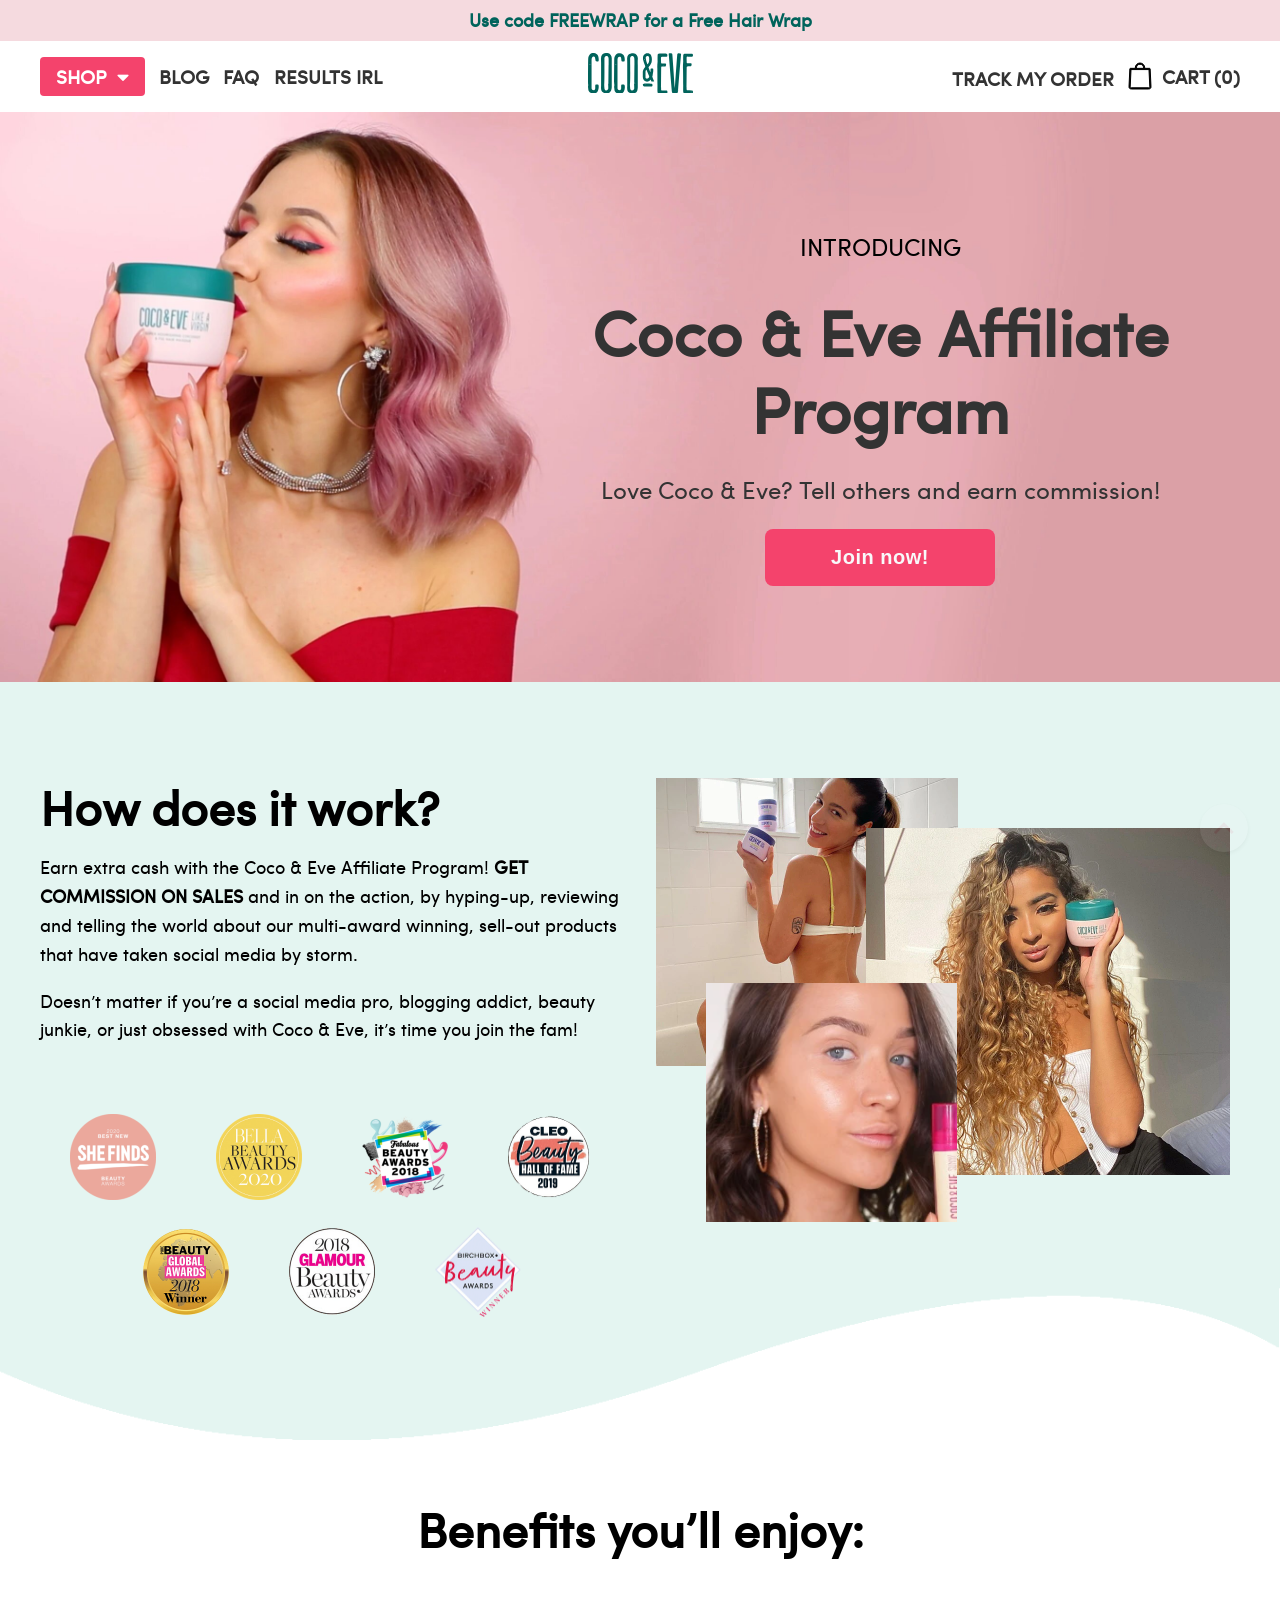
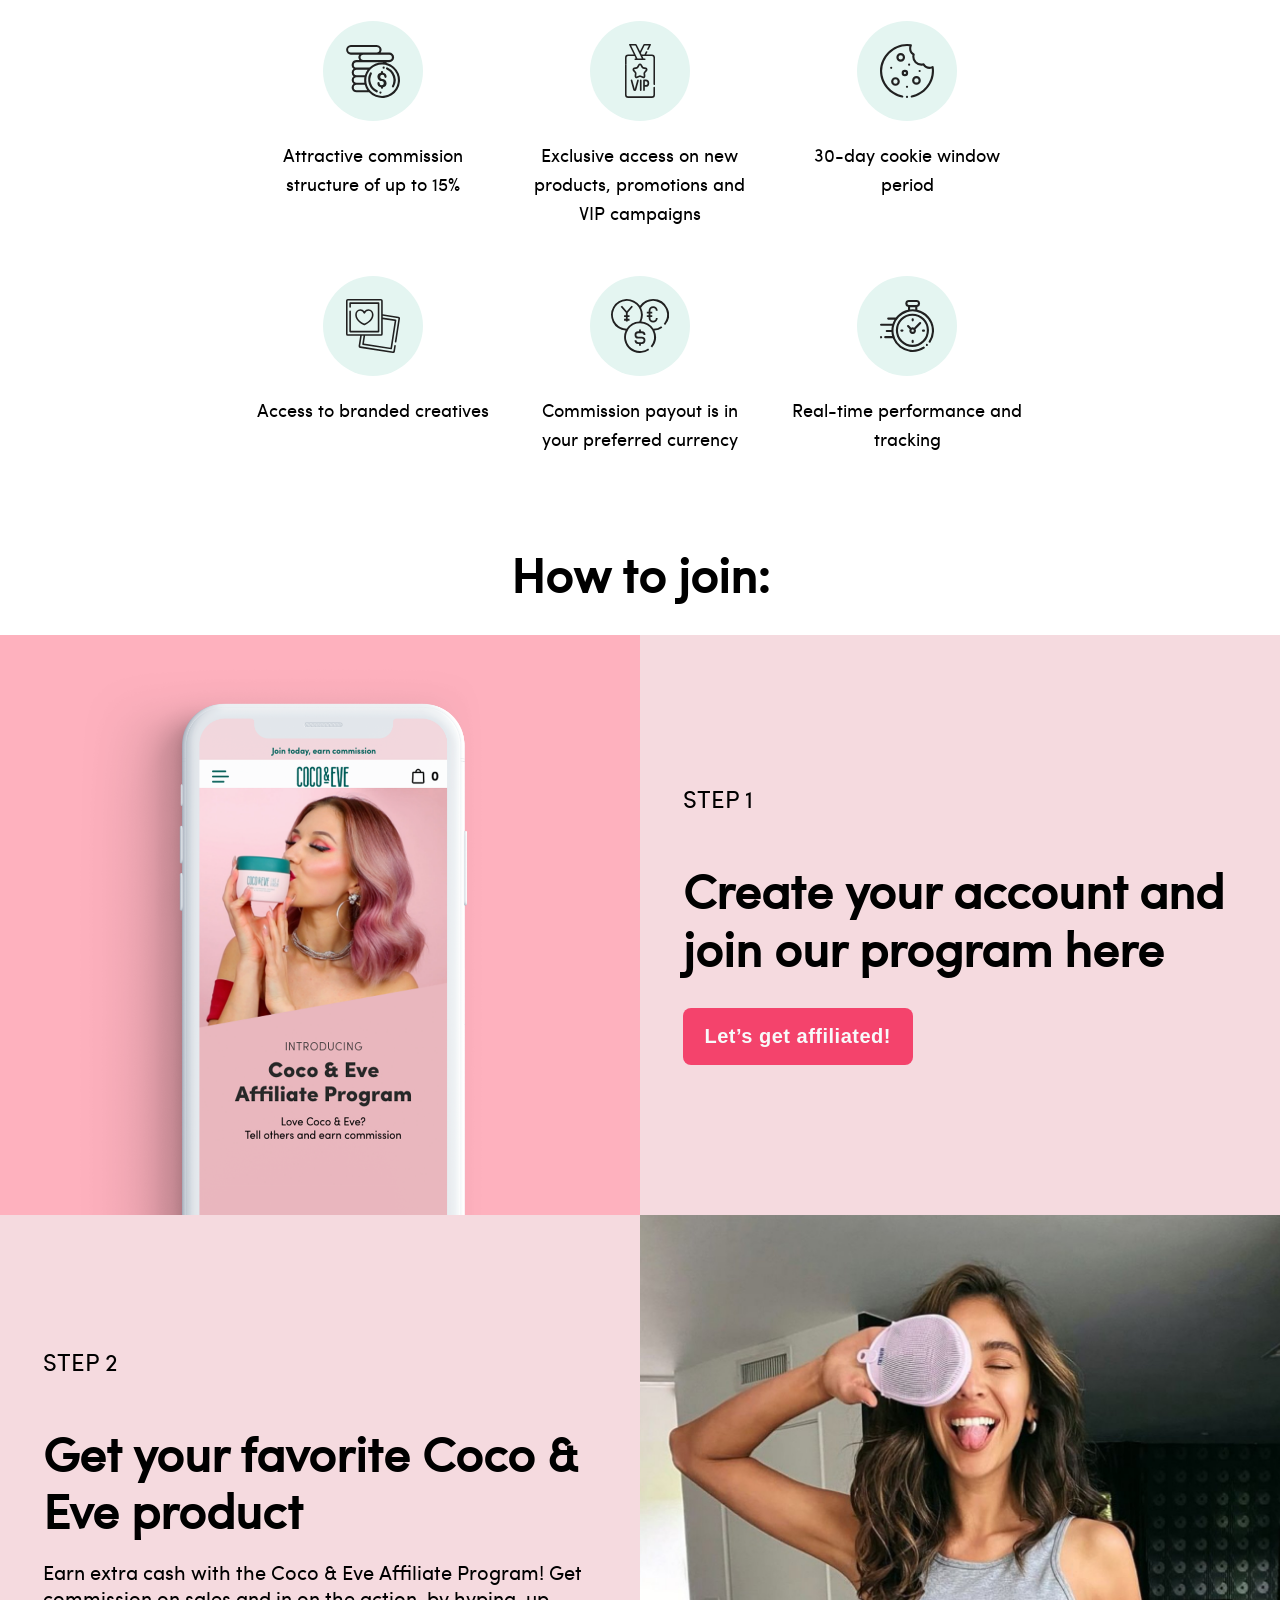
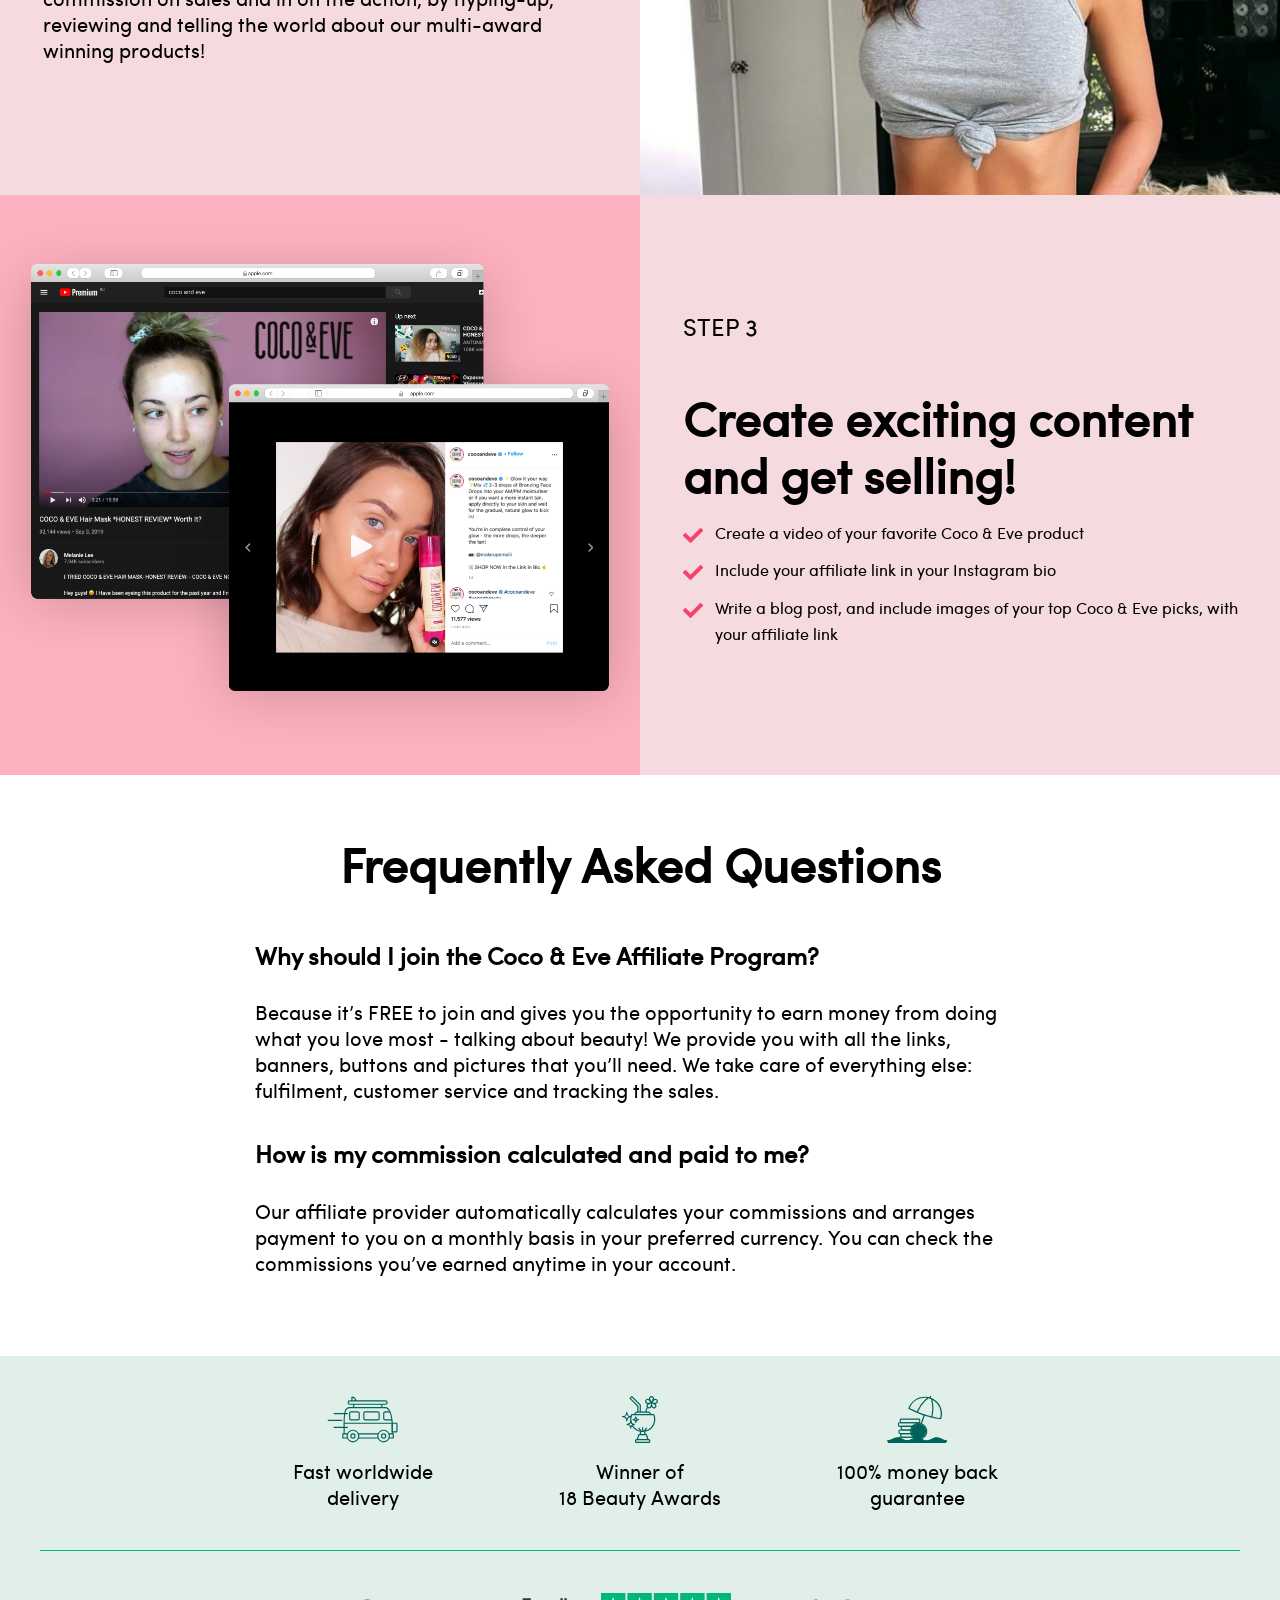
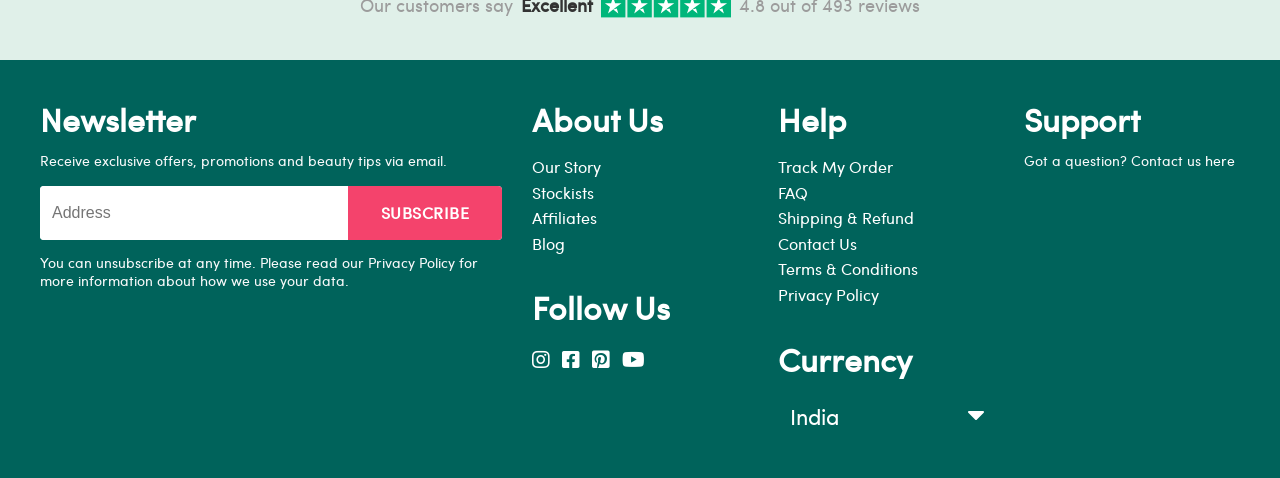
<file: affiliate.html>
<!DOCTYPE html>
<html lang="en">
  <head>
    <meta charset="utf-8" />
    <meta http-equiv="X-UA-Compatible" content="IE=edge" />
    <!-- <meta http-equiv="refresh" content="5; url=https://www.google.com/" />     -->
    <meta name="description" content="Coco & Eve" />
    <meta name="keywards" content="Coco & Eve" />
    <meta name="author" content="Codeclouds" />
    <meta
      name="viewport"
      content="width=device-width,initial-scale=1.0,maximum-scale=1.0,user-scalable=no"
    />
    <title>Award Winning Bali Beauty Products - Natural &amp; Effective
      &VerticalLine; Coco & Eve</title>

    <!--css file-->
    <!-- <link rel="stylesheet" href="css/aos.css" />   // use scss files -->
    <link rel="stylesheet" href="css/slick.css" />
    <link rel="stylesheet" href="css/slick-theme.css" />
    <link rel="stylesheet" href="./css/style.css" />
    <link rel="stylesheet" href="./css/custom.css" />

    <link rel="shortcut icon" href="./images/favicon.ico" type="image/x-icon" />
  </head>
  <body>
    <!--preloader start-->
    <div id="preloader"><div id="loader"></div></div>

    
    <!--top-header section-->
    <section class="top_header bg-primary-light">
      <div class="container">
        <p><a href="#">Use code FREEWRAP for a Free Hair Wrap</a></p>
      </div>
    </section>


    <!--header section-->
    <header class="header smart-scroll">
      <div class="container header_wrap">

        <!-- menu box left -->
        <div class="header_menu_left">
          <div class="open-nav-menu">
            <span></span>
          </div>         
          <div class="menu-overlay">
            <div class="close-nav-menu">
              <i class="fas fa-times"></i>
            </div>
          </div>
          <!-- navigation menu start -->
          <nav class="nav-menu">
            
            <!--menu mob-->
            <ul class="menu menu-mob">
              <li class="menu-item">
                <a href="#">
                  <button type="button" class="btn btn-primary btn-sm w-100" tabindex="0">Shop All</button>
                </a>
              </li>
              <li class="menu-item menu-item-has-children">
                <a href="#" data-toggle="sub-menu" class="list_menu">
                  <img src="images/megamenu-hair-scrub.jpg" alt="megamenu-hair-scrub" class="sub-menu-img">
                  <span class="right">
                    <span style="color: #00635b;"><small>Haircare</small><br> Like a Virgin</span> <i class="fas fa-angle-down"></i>
                  </span>
                </a>
                <ul class="sub-menu">
                  <li class="menu-item"><a href="#">Nourishing Hair Masque</a></li>
                  <li class="menu-item"><a href="#">Deep Clean Scalp Scrub</a></li>
                  <li class="menu-item"><a href="#">Healthy Hair Bundle</a></li>
                  <li class="menu-item"><a href="#">That's A Wrap Bundle</a></li>
                  <li class="menu-item"><a href="#">Hair Heroes Gift Set</a></li>
                  <li class="menu-item"><a href="#">Hair Kits &amp; Gifts</a></li> 
                  <li class="menu-item"><a href="#"><b>Shop all Hair</b></a></li> 
                </ul>
              </li>
              <li class="menu-item menu-item-has-children">
                <a href="#" data-toggle="sub-menu" class="list_menu">
                  <img src="images/megamenu-tan.jpg" alt="megamenu-tan.jpg" class="sub-menu-img">
                  <span class="right">
                    <span style="color: #ae2573;"><small>Self Tanner</small><br> Sunny Honey</span> <i class="fas fa-angle-down"></i>
                  </span>
                </a>
                <ul class="sub-menu">
                  <li class="menu-item"><a href="#">Bali Bronzing Bundle</a></li>
                      <li class="menu-item"><a href="#">Bali Bronzing Foam</a></li>
                      <li class="menu-item"><a href="#">Tanning Goddess Kit</a></li>
                      <li class="menu-item"><a href="#">Bronzing Face Drops</a></li>
                      <li class="menu-item"><a href="#">Deluxe Vegan Kabuki Brush</a></li>
                      <li class="menu-item"><a href="#">Velvet Tanning Mitt</a></li> 
                  <li class="menu-item"><a href="#"><b>Shop all Tan</b></a></li> 
                </ul>
              </li>    
              <li class="menu-item menu-item-has-children">
                <a href="#" data-toggle="sub-menu" class="list_menu">
                  <img src="images/Nav_Body.jpg" alt="Nav_Body" class="sub-menu-img">
                  <span class="right">
                    <span style="color: #213e7b;"><small>Bodycare</small><br> Glow Figure</span> <i class="fas fa-angle-down"></i>
                  </span>
                </a>
                <ul class="sub-menu">
                  <li class="menu-item"><a href="#">Bali Bod Bundle</a></li>
                  <li class="menu-item"><a href="#">Bali Buffing Sugar</a></li>
                  <li class="menu-item"><a href="#">Bounce Body Masque</a></li>
                  <li class="menu-item"><a href="#">Body Moisture Whip</a></li>
                  <li class="menu-item"><a href="#">Jelly Massage Mitt</a></li>
                  <li class="menu-item"><a href="#">Smooth-on Shell Scoop</a></li>
                  <li class="menu-item"><a href="#"><b>Shop all Hair</b></a></li> 
                </ul>
              </li>
              <li class="menu-item menu-item-has-children">
                <a href="#" data-toggle="sub-menu" class="list_menu">
                  <img src="images/Nav_ShopAll.jpg" alt="Nav_ShopAll" class="sub-menu-img">
                  <span class="right">
                    <span><small>Bundles</small><br> Value Kits</span> <i class="fas fa-angle-down"></i>
                  </span>
                </a>
                <ul class="sub-menu">
                  <li class="menu-item"><a href="#">Healthy Hair Bundle</a></li>
                  <li class="menu-item"><a href="#">That's A Wrap Bundle</a></li>
                  <li class="menu-item"><a href="#">Bali Bod Bundle</a></li>
                  <li class="menu-item"><a href="#">Taste of the Tropics Kit</a></li>
                  <li class="menu-item"><a href="#">Shop all Products</a></li>
                  <li class="menu-item"><a href="#">Shop all Kits & Gifts</a></li>
                  <li class="menu-item"><a href="#"><b>Shop all Hair</b></a></li> 
                </ul>
              </li>
              <li class="menu-item">
                <a href="#">Track My Order</a>
              </li>
              <li class="menu-item">
                <a href="blog.html">Blog</a>
              </li>
              <li class="menu-item">
                <a href="#">Faq</a>
              </li>
              <li class="menu-item">
                <a href="#">Results IRL</a>
              </li>
              <li class="menu-item menu-item-has-children">
                <a href="#" data-toggle="sub-menu"
                  >Info <i class="fas fa-angle-down"></i></a>
                <ul class="sub-menu">
                  <li class="menu-item">
                    <a href="#">Shipping & Refund</a>
                  </li>
                  <li class="menu-item">
                    <a href="terms-and-conditions.html">Terms & Conditions</a>
                  </li>               
                  <li class="menu-item">
                    <a href="privacy-policy.html">Privacy Policy</a>
                  </li> 
                  <li class="menu-item">
                    <a href="contact-us.html">Contact Us</a>
                  </li> 
                </ul>
              </li>  
              <li class="menu-item menu-item-has-children">
                <a href="#" data-toggle="sub-menu"
                  >ROW (USD) <i class="fas fa-angle-down"></i></a>
                <ul class="sub-menu">
                  <li class="menu-item">
                    <a href="#">United Kingdom (GBP)</a>
                  </li>
                  <li class="menu-item">
                    <a href="#">USA (USD)</a>
                  </li>               
                  <li class="menu-item">
                    <a href="#">Canada (CAD)</a>
                  </li> 
                  <li class="menu-item">
                    <a href="#">Australia (AUD)</a>
                  </li> 
                  <li class="menu-item">
                    <a href="#">Europe (EUR)</a>
                  </li> 
                  <li class="menu-item">
                    <a href="#">Rest of the World (USD)</a>
                  </li> 
                </ul>
              </li>  
            </ul>

            <!--menu desktop-->
            <ul class="menu menu-desktop">
              <li class="menu-item menu-item-has-children">
                <a href="#" data-toggle="sub-menu"
                  >Shop <i class="fas fa-caret-down"></i></a>
                <ul class="sub-menu">
                  <div class="sub-menu_wrap">
                    <ul class="list list1">
                      <li class="menu-item"><a href="#">hair</a></li>
                      <li class="menu-item"><a href="#">Nourishing Hair Masque</a></li>
                      <li class="menu-item"><a href="#">Deep Clean Scalp Scrub</a></li>
                      <li class="menu-item"><a href="#">Healthy Hair Bundle</a></li>
                      <li class="menu-item"><a href="#">That's A Wrap Bundle</a></li>
                      <li class="menu-item"><a href="#">Hair Heroes Gift Set</a></li>
                      <li class="menu-item"><a href="#">Hair Kits &amp; Gifts</a></li>
                      <li class="menu-item"><a href="#"><img src="images/megamenu-hair-scrub.jpg" alt="megamenu-hair-scrub"></a></li>
                    </ul>
                    <ul class="list list2">
                      <li class="menu-item"><a href="#">Tan</a></li>
                      <li class="menu-item"><a href="#">Bali Bronzing Bundle</a></li>
                      <li class="menu-item"><a href="#">Bali Bronzing Foam</a></li>
                      <li class="menu-item"><a href="#">Tanning Goddess Kit</a></li>
                      <li class="menu-item"><a href="#">Bronzing Face Drops</a></li>
                      <li class="menu-item"><a href="#">Deluxe Vegan Kabuki Brush</a></li>
                      <li class="menu-item"><a href="#">Velvet Tanning Mitt</a></li>
                      <li class="menu-item"><a href="#"><img src="images/megamenu-tan.jpg" alt="megamenu-hair-scrub"></a></li>
                    </ul>                     
                    <ul class="list list3">
                      <li class="menu-item"><a href="#">Body</a></li>
                      <li class="menu-item"><a href="#">Bali Bod Bundle</a></li>
                      <li class="menu-item"><a href="#">Bali Buffing Sugar</a></li>
                      <li class="menu-item"><a href="#">Bounce Body Masque</a></li>
                      <li class="menu-item"><a href="#">Body Moisture Whip</a></li>
                      <li class="menu-item"><a href="#">Jelly Massage Mitt</a></li>
                      <li class="menu-item"><a href="#">Smooth-on Shell Scoop</a></li>
                      <li class="menu-item"><a href="#"><img src="images/Nav_Body.jpg" alt="megamenu-hair-scrub"></a></li>
                    </ul>
                    <ul class="list list4">
                      <li class="menu-item"><a href="#">Bundles</a></li>
                      <li class="menu-item"><a href="#">Healthy Hair Bundle</a></li>
                      <li class="menu-item"><a href="#">That's A Wrap Bundle</a></li>
                      <li class="menu-item"><a href="#">Bali Bod Bundle</a></li>
                      <li class="menu-item"><a href="#">Taste of the Tropics Kit</a></li>
                      <li class="menu-item"><a href="#">Shop all Products</a></li>
                      <li class="menu-item"><a href="#">Shop all Kits & Gifts</a></li>
                      <li class="menu-item"><a href="#"><img src="images/Nav_ShopAll.jpg" alt="megamenu-hair-scrub"></a></li>
                    </ul>
                  </div>                  
                </ul>
              </li>      
              <li class="menu-item">
                <a href="blog.html">Blog</a>
              </li>
              <li class="menu-item">
                <a href="#">Faq</a>
              </li>
              <li class="menu-item">
                <a href="#">Results IRL</a>
              </li>
            </ul>

          </nav>
          <!-- navigation menu end -->
        </div>

        <!--logo box-->
        <div class="logo">
          <a href="index.html">
            <svg xmlns="http://www.w3.org/2000/svg" enable-background="new 0 0 100.4 38.8" viewBox="0 0 100.4 38.8"><g fill="#00635b"><path clip-rule="evenodd" d="m60.2 29.3c-1.2 0-2.3 0-3.5-.1-.5 0-3.8-.4-4.2.7-.1.3-.1.5 0 .8.1.9.5 1.3 1.3 1.3h2.9 3.7c1 0 1.3-.4 1.3-1.4-.1-1-.3-1.3-1.5-1.3zm-4.8.7c-.1.1-.2 0-.3-.1.1-.1.2-.2.3-.1z" fill-rule="evenodd"></path><path d="m63 26.6c-.6-1.3-1.1-2.6-1.5-3.9v-.3l.2-.5c.1-.2.1-.3.1-.5.1-.7.2-1.3.3-2 0-.2 0-.4.1-.6 0-.2.1-.5.1-.7.1-.4.1-.8.1-1.3v-.8c0-.1 0-.3 0-.4v-.1c0-.2-.1-.4-.2-.5-.2-.1-.5-.1-.8-.1h-.8c-.2 0-.4 0-.6.1s-.2.4-.2.4v.2.4.8c0 .5 0 .9-.1 1.4 0 0-.1-.1-.2-.3-.4-.8-.9-2-1.5-3.7-.1-.2-.1-.4-.1-.6 0 0 0-.1.3-.5 1.9-2.1 2.8-4.1 2.8-5.8l.1-1.1-.1-1.3c0-.6-.1-1.3-.4-1.9-.1-.5-.3-1-.6-1.4-.8-1-2-1.5-3.2-1.4-1.2-.1-2.4.5-3.2 1.5-.7.9-1.1 2-1 3.2v.4c-.1.3-.1.6 0 .9.5 2.1 1.2 4.1 2 6v.1c.1.2.1.5.1.8 0 .2-.1.4-.2.5-1.4 1.7-2.1 3.2-2.1 4.5v4.8c0 1.2.4 2.3 1.1 3.2.8.8 1.9 1.3 3 1.3s2.2-.5 2.9-1.3c.1-.1.2-.2.2-.3l.1-.2.1-.1h.1l.1.1v.1l.1.2.1.2c0 .1 0 .2.1.3 0 .1.1.2.1.3.1.3.4.5.9.5h1.5c.4 0 .5-.3.5-.4zm-8.8-19.9-.2.1c-.1-.1-.3-.1-.4-.2v-.2l.2-.1c.1 0 .3.1.4.1zm1.5-3.3c.5-.6 1.5-.7 2.1-.2l.2.1c.3.4.5.9.5 1.4v2.7c-.1 1-.4 2-1.1 2.8-.3.4-.4.5-.5.5s-.2 0-.3-.3c-.7-1.8-1.2-3.7-1.4-5.6 0-.6.2-1.1.5-1.4zm2.5 20.1c-.4.6-1.1 1.1-1.8 1.1-.4 0-.8-.1-1.1-.4-.3-.5-.4-1-.3-1.6v-4.6c0-.6.2-1.2.6-1.7.2-.3.3-.3.3-.3s.1 0 .2.4l2.3 5.5c.1.2.1.5.1.7 0 .3-.1.6-.3.9z"></path><path clip-rule="evenodd" d="m70.8 38.7c-1 0-2 0-3 0-.8 0-1.2-.4-1.3-1.3-.1-.7-.1-1.4-.1-2.1.1-1.7 0-19.2-.1-20.9-.1-1.9 0-3.7.2-5.6.1-.9 0-1.7 0-2.6 0-1.5 0-3 .1-4.4 0-.6.5-1.1 1.1-1.1.5-.1 1-.2 1.5-.2h4.4c.5 0 .9.1 1.4.1.4 0 .8.4.8.8.1.4.1.8.1 1.2 0 .5-.3.8-.8.9-.5 0-1 0-1.6 0-.9 0-1.7 0-2.6 0-.5-.1-1 .3-1.1.8v.2c0 .6-.1 1.2 0 1.8 0 .9 0 1.8.1 2.7 0 .8.2 1 1 1h2.9c.5 0 .9.4.9.9v.2c-.1.4-.1.8-.2 1.1 0 .3-.3.6-.6.6-.5 0-1.1.1-1.6.1s-1 0-1.5.1c-.6.1-.8.3-.8.9 0 1.1-.1 18.1-.1 19.2v1.7c0 .5.4 1 .9 1h.2c1.2 0 2.3.1 3.5.1s1.4.2 1.5 1.4c0 1-.3 1.4-1.3 1.4-1.4.1-2.7 0-3.9 0zm1.3-27.2-.2.1.1.4.2-.1z" fill-rule="evenodd"></path><path d="m85.1 36.4.2.1.2-.3-.2-.1z"></path><path d="m88.2.5c-.2 0-.4 0-.6-.1-.9-.2-2 .1-2.2.8-.2 1-2.2 31.8-2.3 32.1 0 .1 0 .3-.1.3s0-.7-.1-1c-.1-.6-2-30.3-2.3-31.6-.1-.5-.8-.7-1.4-.8-.2 0-.4 0-.6 0s-.5 0-.7 0c-.5.1-.7.2-.7.6 0 .5 0 1.1.1 1.6.2 1.2 2.7 33 3.1 35.2.1.6.4.7 1.1.8.4 0 .8.1 1.2.1.6 0 1.3.1 1.9 0 .5 0 1-.2 1.2-.7.2-.7.4-1.3.4-2 0-1.6 2.7-34 2.8-34.7.1-.3-.3-.6-.8-.6z"></path><path d="m79.4 3.2c.1-.1.2-.2.3-.1v.1c-.1.2-.2.1-.3 0z"></path><path d="m95.4 3.5h2.6 1.6c.5 0 .8-.4.8-.8 0-.4 0-.8-.1-1.2 0-.4-.4-.8-.8-.8-.5-.1-.9-.1-1.4-.1-1.5 0-2.9 0-4.4 0-.5 0-1 .1-1.5.2-.6.1-1 .5-1.1 1.1-.1 1.3-.1 2.8-.1 4.2 0 .9.1 1.7 0 2.6-.2 1.9-.2 3.7-.2 5.6.2 1.7.3 19.3.2 20.9 0 .7 0 1.4.1 2.1.1.9.5 1.3 1.3 1.3h3 3.7c1 0 1.4-.4 1.3-1.4 0-1.2-.3-1.4-1.5-1.4s-2.3 0-3.5-.1c-.5.1-1-.3-1.1-.9v-.2c0-.6-.1-1.1 0-1.7 0-1.1.1-18.1.1-19.2 0-.6.2-.8.8-.9.5 0 1 0 1.5-.1.5 0 1.1 0 1.6-.1.3 0 .6-.2.6-.6.1-.4.1-.8.2-1.1.1-.5-.2-1-.6-1.1h-.2c-1 0-1.9 0-2.9 0-.8 0-1-.3-1-1 0-.9 0-1.8-.1-2.7 0-.6 0-1.2 0-1.8 0-.5.4-1 .9-1zm-2.6-1.1-.2-.1.2-.1.2.1zm5.5 34.8.2-.1c.1 0 .3.1.4.1v.3l-.2.1c-.2-.1-.3-.1-.4-.2zm-.4.4.2.1-.2.1-.2-.1z"></path><path clip-rule="evenodd" d="m22.7 11.4c0-2.1 0-4.3 0-6.4 0-1.1-.3-2.2-1-3.1-.9-1.5-2.7-2.2-4.4-1.8-.4.1-.7.1-1.1.1-1.1 0-2.2.6-2.8 1.5-.7 1.1-1 2.4-1 3.7s.1 2.6.1 3.9v21.6.6c-.1 1-.1 2 0 2.9.1 1.3.7 2.5 1.8 3.2 1.3.9 2.8 1.2 4.3.9 1.6-.2 2.9-1.2 3.5-2.7.4-.9.6-2 .6-3 0-1.8 0-19.5 0-21.4zm-3.2 16.3c-.2.9-.3 1.8-.2 2.8 0 1 .1 2 .1 3 .1.8-.3 1.6-.9 2-.1.1-.2.1-.3.2-.9.3-2-.1-2.3-1.1-.1-.4-.2-.8-.2-1.2-.1-.9-.2-1.8-.2-2.7 0-.2 0-.4 0-.5.3-1.3.2-18.6.2-20 0-.8 0-1.7 0-2.5 0-.9 0-1.8 0-2.6 0-.7.3-1.4.9-1.9.2-.2.5-.3.8-.4 1-.2 1.9.4 2.1 1.4.1.5.2 1 .2 1.5v2.2 3.3c-.1.2-.1 16.3-.2 16.5zm.4 1.5c-.1-.1-.2-.2-.2-.4 0-.1.1-.2.2-.4h.1c.1.1.3.3.2.4s-.1.3-.3.4z" fill-rule="evenodd"></path><path clip-rule="evenodd" d="m47.6 11.4v21.6c0 1-.2 2-.5 3-.6 1.5-1.9 2.5-3.5 2.7-1.5.3-3.1 0-4.3-.9-1.1-.7-1.8-1.9-1.8-3.2-.1-1-.1-2 0-2.9 0-.2 0-.4 0-.6 0-1.9 0-19.7 0-21.6 0-1.3 0-2.6-.1-3.9s.3-2.6 1-3.6c.6-.9 1.7-1.5 2.8-1.6.4 0 .7-.1 1.1-.1 1.7-.4 3.5.3 4.4 1.8.6.9 1 2 1 3.1-.2 1.9-.2 4-.1 6.2zm-3.2-3.5c0-.7 0-1.5-.1-2.2 0-.5-.1-1-.2-1.5-.2-1-1.2-1.6-2.1-1.4-.3.1-.6.2-.8.4-.6.5-.9 1.2-.9 1.9v4.4.7c.1 1.4.2 18.6-.2 20v.5c.1.9.1 1.8.2 2.7 0 .4.1.8.2 1.2.5.9 1.5 1.4 2.5 1.1.1 0 .2-.1.3-.2.7-.5 1-1.2.9-2 0-1-.1-2.1-.1-3.1-.1-.9 0-1.8.2-2.7.1-.2.1-16.3.1-16.5 0-1.1 0-2.2 0-3.3zm.4 20.6h-.1c-.1.1-.1.2-.1.4s0 .4.2.3.3-.2.3-.3c0-.2-.2-.3-.3-.4z" fill-rule="evenodd"></path><path clip-rule="evenodd" d="m34.1 30.1c-.4-.1-.8-.1-1.2 0-.9.1-1.2.4-1.2 1.3v2.2c0 .5-.1 1.1-.5 1.5-.4.5-1.1.6-1.6.4-.7-.2-1.2-.7-1.3-1.4-.1-.4-.1-.8-.1-1.2 0-2.6 0-21.2 0-23.8 0-.8 0-1.6 0-2.4s.1-1.5.4-2.2l.1-.2c.4-.8 1.4-1 2.2-.6.4.3.7.8.8 1.3.1.8.2 1.6.3 2.4 0 .4.3.6.7.7s.8.1 1.3.1h.2c.6 0 1-.6.9-1.1.1-1 0-2-.2-3-.2-1.2-.9-2.3-1.9-3-.7-.5-1.5-.8-2.4-.8-1.5-.2-2.9.3-4 1.3-1 1.1-1.5 2.5-1.5 3.9-.1 2.3-.1 20.6-.1 22.9 0 .5 0 1 .1 1.5s.1 1.1 0 1.6c-.1.4-.2.8-.1 1.3.1.8.2 1.7.3 2.5.2 1.3 1 2.4 2.1 3 1.3.7 2.7.9 4.1.5 1.3-.2 2.4-1 2.9-2.2.8-1.8 1-3.7.7-5.6-.2-.6-.6-.9-1-.9zm-7.4-18.8c-.3 0-.4-.2-.3-.6.4 0 .6.1.6.4-.1.1-.2.2-.3.2z" fill-rule="evenodd"></path><path clip-rule="evenodd" d="m9.3 30.1c-.4-.1-.8-.1-1.2 0-.9.1-1.2.4-1.2 1.3v2.2c0 .5-.1 1.1-.5 1.5-.4.5-1.1.6-1.6.4-.7-.2-1.2-.7-1.3-1.4-.1-.4-.1-.8-.1-1.2 0-2.6 0-21.2 0-23.8 0-.4 0-.8 0-1.2s0-.8 0-1.2c0-.8.1-1.5.4-2.2 0-.1.1-.2.1-.3.5-.7 1.4-1 2.2-.5.4.3.7.8.7 1.3.2.7.3 1.5.4 2.2 0 .4.3.6.7.7s.8.2 1.2.2h.2c.6 0 1-.6.9-1.1.1-1 0-2-.2-3-.2-1.2-.9-2.3-1.9-3-.7-.5-1.5-.8-2.4-.9-1.5-.2-2.9.3-4 1.3-1 1.1-1.5 2.5-1.5 3.9-.2 2.4-.1 20.6-.2 23 0 .5 0 1 .1 1.5s.1 1.1 0 1.6c-.1.4-.1.8-.1 1.2.1.8.2 1.7.3 2.5.2 1.3 1 2.4 2.1 3 1.3.7 2.7.9 4.1.5 1.3-.2 2.4-1 2.9-2.2.8-1.8 1-3.7.7-5.6 0-.4-.4-.7-.8-.7zm-7.4-18.8c-.3 0-.4-.2-.3-.6.4 0 .6.1.6.4-.1.1-.2.2-.3.2z" fill-rule="evenodd"></path></g><path d="m85.3 36.5-.2-.1.2-.3.2.1z" fill="#fff"></path></svg>
          </a>
        </div>

        <!-- menu box right -->
        <div class="header_menu_right">
          <ul class="menu">
            <li class="menu-item"><a href="#">Track My Order</a></li>
            <li class="menu-item" onclick="openbtn()">
              <a href="#">
                <svg xmlns="http://www.w3.org/2000/svg" width="24" height="28" viewBox="0 0 24 28"><path d="M20.389 27H3.613c-.983 0-1.677-.232-2.123-.708-.35-.376-.514-.877-.487-1.484l.834-17.882a.602.602 0 0 1 .598-.58h19.126c.32 0 .583.256.598.58l.838 17.885c.03.607-.135 1.105-.488 1.484-.442.473-1.136.705-2.12.705zM3.009 7.567l-.807 17.302c-.018.393.114.534.158.583.141.15.473.33 1.256.33h16.776c.783 0 1.115-.178 1.256-.33.045-.046.176-.19.158-.58l-.81-17.302H3.009zm4.226-1.678C7.235 3.192 9.373 1 12 1c2.629 0 4.767 2.192 4.767 4.889h-1.196c0-2.022-1.603-3.668-3.57-3.668-1.968 0-3.571 1.646-3.571 3.668z"></path><path fill="none" stroke="#000" d="M20.389 27H3.613c-.983 0-1.677-.232-2.123-.708-.35-.376-.514-.877-.487-1.484l.834-17.882a.602.602 0 0 1 .598-.58h19.126c.32 0 .583.256.598.58l.838 17.885c.03.607-.135 1.105-.488 1.484-.442.473-1.136.705-2.12.705zM3.009 7.567l-.807 17.302c-.018.393.114.534.158.583.141.15.473.33 1.256.33h16.776c.783 0 1.115-.178 1.256-.33.045-.046.176-.19.158-.58l-.81-17.302H3.009zm4.226-1.678C7.235 3.192 9.373 1 12 1c2.629 0 4.767 2.192 4.767 4.889h-1.196c0-2.022-1.603-3.668-3.57-3.668-1.968 0-3.571 1.646-3.571 3.668z"></path></svg>
                <span><span class="mark">Cart</span> (0)</span>
              </a>
            </li>
          </ul>
        </div>
        
        <!--sidebar-->
        <div id="mysidebar" class="sidebar">
          <a href="javascript:void(0)" class="closebtn" onclick="closebtn()">
            <svg xmlns="http://www.w3.org/2000/svg" width="26" height="26" viewBox="0 0 26 26">
              <g transform="rotate(45 13 13)">
                <path d="M-3.25 12.175a.8.8 0 0 1 .8-.8h31.306a.8.8 0 0 1 .8.8v1.65a.8.8 0 0 1-.8.8H-2.45a.8.8 0 0 1-.8-.8z"></path>
              </g>
              <g transform="rotate(-45 13 13)">
                <path d="M29.656 12.175a.8.8 0 0 0-.8-.8H-2.45a.8.8 0 0 0-.8.8v1.65a.8.8 0 0 0 .8.8h31.306a.8.8 0 0 0 .8-.8z"></path>
              </g>
            </svg>
          </a>
          <div class="sidebar_wrap">
            <div class="side_box">
              <h3>Your Cart</h3>
              <ul>
                <li class="cart_table">
                  <div class="span2">
                    <img src="images/Nav_Body.jpg" alt="Nav_Body">
                  </div>
                  <div class="span2">
                    <p>Bali Bod Bundle</p>
                    <div id="field">
                      <button type="button" id="sub" class="sub">
                        <i class="fas fa-minus"></i>
                      </button>                    
                      <input type="number" id="count" value="1" min="1" max="3">
                      <button type="button" id="add" class="add">
                        <i class="fas fa-plus"></i>
                      </button>
                    </div>
                  </div>
                  <div class="text-right">
                    <a href="#">
                      <svg xmlns="http://www.w3.org/2000/svg" width="21" height="27" viewBox="0 0 21 27">
                        <path d="M6.632 23.76L5.526 6.48h1.106l1.105 17.28zm7.736 0h-1.105l1.105-17.28h1.106zM9.948 6.48h1.105v17.28H9.947zM21 4.32h-1.104l-1.027 20.118C18.793 25.875 17.58 27 16.109 27H4.89c-1.471 0-2.684-1.125-2.76-2.563L1.105 4.32H0V3.24h5.526V2.16C5.526.969 6.518 0 7.736 0h5.527c1.219 0 2.21.969 2.21 2.16v1.08H21zM6.632 3.24h7.736V2.16c0-.597-.494-1.08-1.105-1.08H7.737c-.61 0-1.105.483-1.105 1.08zm12.157 1.08H2.211l1.024 20.062c.045.862.773 1.538 1.655 1.538h11.22c.881 0 1.61-.676 1.655-1.538z"></path>
                      </svg>
                    </a>
                    <p class="price"><span class="mark">$32.20</span></p>
                  </div>
                </li>
              </ul>
              <div class="subtotal_box">
                <p class="sub">Subtotal <span>$99.30</span></p>
                <p class="sub">Shipping <span>$4.99</span></p>
                <p><a href="#" id="promo">+ Apply a promo code</a></p>
                <form class="form_container" id="promo_box">
                  <div class="form_row col3">
                    <div class="form-group span2">
                      <label for="Address" class="sr-only">Address</label>
                      <input type="text" class="form-control" placeholder="Address">
                      <small class="error-msg">This is a required field.</small>
                    </div>
                    <div class="form-group">
                      <a href="#" class="btn btn-primary btn-sm">subscribe</a>
                    </div>
                  </div>
                </form>
                <p class="sub total">Total <span>$99.30</span></p>              
              </div>
              <div class="sidebar_list">
                <div>
                  <img src="images/icon7.png" alt="icon7">
                  <span>Fast worldwide delivery</span>
                </div>
                <div>
                  <img src="images/icon8.png" alt="icon8">
                  <span>Winner of 18 Beauty Awards</span>
                </div>
                <div>
                  <img src="images/icon9.png" alt="icon9">
                  <span>100% money back guarantee</span>
                </div>
              </div>
              <div class="cart-drawer">
                <div class="shopify-icon">
                  <svg xmlns="http://www.w3.org/2000/svg" width="114" height="34" viewBox="0 0 114 34">
                    <defs>
                      <clipPath id="2ufra">
                        <path fill="#fff" d="M5.54 0h102.92c2.507 0 4.54 1.458 4.54 3.255v27.49c0 1.797-2.033 3.255-4.54 3.255H5.54C3.034 34 1 32.542 1 30.745V3.255C1 1.458 3.033 0 5.54 0z"></path>
                      </clipPath>
                    </defs>
                    <path fill="#fff" d="M6 0h102c2.762 0 5 1.586 5 3.542v26.916c0 1.956-2.238 3.542-5 3.542H6c-2.761 0-5-1.586-5-3.542V3.542C1 1.586 3.239 0 6 0"></path>
                    <path fill="none" stroke="#d2d0cc" stroke-miterlimit="20" stroke-width="2" d="M5.54 0h102.92c2.507 0 4.54 1.458 4.54 3.255v27.49c0 1.797-2.033 3.255-4.54 3.255H5.54C3.034 34 1 32.542 1 30.745V3.255C1 1.458 3.033 0 5.54 0z" clip-path="url(&quot;#2ufra&quot;)"></path>
                    <path d="M62.262 12.39a2.08 2.08 0 0 1 1.289 1.686c0 1.407-1.16 2.186-2.778 2.186A3.45 3.45 0 0 1 59 15.828l.443-1.254c.456.234.959.366 1.474.387.508 0 .782-.268.782-.602 0-.319-.196-.534-.743-.843a1.962 1.962 0 0 1-1.187-1.624c0-1.24 1.089-2.124 2.66-2.124a2.689 2.689 0 0 1 1.517.295l-.418 1.254a3.035 3.035 0 0 0-1.122-.244c-.508 0-.834.231-.834.588 0 .282.234.486.69.73zm6.44-2.635c.94 0 1.476.603 1.476 1.602a6.428 6.428 0 0 1-.13 1.152l-.705 3.65h-1.8l.678-3.534c.052-.257.08-.518.08-.781 0-.385-.155-.654-.559-.654-.574 0-1.187.72-1.421 1.882l-.6 3.087h-1.799l1.747-9.03h1.796l-.69 3.549.026.013a2.453 2.453 0 0 1 1.904-.935zm5.548.001a2.4 2.4 0 0 1 .289.007c1.293.105 2.253 1.21 2.144 2.464 0 2.19-1.435 4.06-3.56 4.06-.1.005-.202.003-.304-.004-1.3-.1-2.274-1.204-2.17-2.467 0-2.14 1.434-4.06 3.598-4.06zm-.887 5.174c.953 0 1.487-1.661 1.484-2.753 0-.521-.208-1.063-.847-1.063-.979 0-1.513 1.652-1.513 2.663 0 .64.26 1.153.874 1.153zm7.928-5.17c1.317 0 1.852 1.062 1.852 2.253 0 2.151-1.382 4.276-3.495 4.276a2.12 2.12 0 0 1-1.056-.232h-.039l-.496 2.612h-1.799l1.253-6.466c.147-.778.269-1.56.364-2.345h1.588l-.104.948h.026a2.48 2.48 0 0 1 1.905-1.05zm-1.723 5.195c1.006 0 1.696-1.626 1.696-2.766 0-.474-.17-.973-.718-.973-.623 0-1.212.731-1.421 1.832l-.3 1.651c.208.17.471.26.743.256zm6.14-7.735l.09.001a.843.843 0 0 1 .805.883v.066c-.018.548-.489.977-1.051.959h-.026a.816.816 0 0 1-.843-.884v-.01a1.02 1.02 0 0 1 1.024-1.015zm-1.303 2.676h1.807L84.99 16.16h-1.793zm6.394-.01v-.003zm0 0l-.247 1.33h-1.24l-.951 4.943h-1.8l.952-4.942h-.834l.259-1.333h.836l.052-.294a3.329 3.329 0 0 1 1.043-1.998 2.702 2.702 0 0 1 1.76-.59c.335-.015.667.038.979.156l-.352 1.383a1.921 1.921 0 0 0-.574-.09c-.6 0-.965.538-1.069 1.14l-.065.294zm4.33.008H97l-2.204 4.637a11.88 11.88 0 0 1-2.36 3.508A4.131 4.131 0 0 1 90.68 19l-.49-1.499a3.878 3.878 0 0 0 1.015-.5c.41-.272.745-.636.98-1.062a.37.37 0 0 0 .038-.294l-1.083-5.75h1.892s.408 3.813.442 4.303h.024c.506-1.518 1.63-4.299 1.63-4.299z"></path>
                    <path d="M67.89 25.238a2 2 0 0 1-.014.171c-.114.993-.959 1.697-1.886 1.574-.982.103-1.863-.646-1.99-1.694l.976-.138.001.058c.036.563.491.99 1.017.95a.749.749 0 0 0 .078.007c.44.012.805-.359.817-.83 0-.528-.264-.74-1.045-.944-1.133-.284-1.681-.741-1.681-1.759 0-.952.698-1.62 1.787-1.62.886-.114 1.694.546 1.826 1.49l-.947.138c-.05-.476-.44-.826-.886-.798-.533 0-.818.274-.818.71 0 .447.194.658 1.007.87 1.096.284 1.757.683 1.757 1.815zm1.289 1.675v-5.83h3.209v.872h-2.195V23.5h1.773v.827h-1.773v1.717h2.313v.872h-3.328zm8.674-1.821v-.001zm0 0c-.143 1.113-1.048 1.932-2.096 1.896-1.457 0-2.298-1.026-2.298-2.687v-.61a2.503 2.503 0 0 1-.01-.247c.01-1.353 1.043-2.443 2.308-2.431 1.03-.096 1.944.712 2.05 1.815l-1.022.146c-.002-.607-.465-1.097-1.031-1.094-.752 0-1.233.642-1.233 1.79v.632c0 1.156.451 1.79 1.24 1.79.6-.016 1.09-.514 1.138-1.154zm5.195-4.01v3.705c.018.16.02.32 0 .48-.122 1.08-1.038 1.85-2.045 1.718a1.69 1.69 0 0 1-.42 0c-.986-.127-1.692-1.088-1.573-2.148v-3.755h1.026v3.693c0 .929.277 1.327.981 1.327.674 0 1.011-.358 1.011-1.376v-3.64zm1.487.002h1.827c1.183 0 1.92.514 1.92 1.664v.122c.042.708-.41 1.34-1.059 1.483l1.336 2.565H87.46l-1.222-2.39h-.687v2.39h-1.016zm1.81 2.669c.608 0 .924-.276.924-.871v-.114c0-.611-.338-.83-.916-.83h-.804v1.819zm3.327-2.67h3.208v.87h-2.195v1.544h1.773v.825h-1.773v1.71H93v.871h-3.328z"></path>
                    <path fill="#95bf47" d="M31.768 10.043C31.78 10.15 34 25.608 34 25.608L28.556 27 16 24.764s1.498-11.929 1.553-12.348c.075-.557.093-.574.666-.76l1.945-.62a8.339 8.339 0 0 1 1.11-2.964c.799-1.305 1.782-2.04 2.77-2.07a1.58 1.58 0 0 1 1.344.612c.054-.004.106-.01.16-.01a2.059 2.059 0 0 1 1.833 1.298c.118.236.216.484.291.738l.61-.194a.488.488 0 0 1 .446.058l1.334 1.338s1.452.022 1.525.029a.2.2 0 0 1 .18.17zM27.034 8.84c-.158-.521-.522-1.394-1.265-1.54.2.595.3 1.22.298 1.85l.967-.31zm-1.622.52a4.999 4.999 0 0 0-.326-1.98 2.116 2.116 0 0 0-.712.534 5.16 5.16 0 0 0-1.058 2.115zm-1.346-2.687c-1.522.048-2.856 2.506-3.196 4.144l1.722-.55a6.014 6.014 0 0 1 1.3-2.812c.22-.249.48-.457.768-.616a.99.99 0 0 0-.594-.162z"></path>
                    <path fill="#5e8e3e" d="M31.782 9.403a139.15 139.15 0 0 0-1.401-.028c-.701-.01-1.116-1.179-1.226-1.296A.27.27 0 0 0 29 8v18l5-1.348s-2.04-14.98-2.05-15.086a.189.189 0 0 0-.165-.167z"></path>
                    <path fill="#fff" d="M26 12.24l-.611 2.466a3.246 3.246 0 0 0-1.492-.28c-1.188.083-1.2.89-1.188 1.09.064 1.105 2.76 1.346 2.91 3.933.12 2.034-1.003 3.426-2.615 3.535-1.103.104-2.195-.296-3.004-1.1l.41-1.882a3.567 3.567 0 0 0 1.93.814c.423-.012.756-.388.744-.839l-.002-.04c-.085-1.44-2.278-1.355-2.417-3.72-.117-1.992 1.096-4.01 3.773-4.193a3.064 3.064 0 0 1 1.559.212z"></path>
                    <path fill="#d2d0cc" d="M45 29h1V6h-1z"></path>
                  </svg>
                </div>
                <img src="images/cart.png" alt="cart" class="cart">
              </div>
              <p class="text-center got">Got a question? Email us at: <a href="#">hello@cocoandeve.com</a></p>            
            </div>  
            <div class="sidebar_btn">
              <a href="#" class="btn btn-primary w-100">Secure Checkout</a>
            </div> 
          </div>
        </div>
        
      </div>
    </header>

    <!--hero section-->
    <div class="affiliate_hero">
      <div class="container">
        <div class="affiliate_hero_wrap">
          <div class="hero_img">
            <img src="images/affiliate-banner_mb.jpg" alt="affiliate-banner_mb">
          </div>          
          <div class="hero_content">
            <div class="polygon-path"></div>
            <h5>INTRODUCING</h5>
            <h1>Coco & Eve Affiliate Program</h1>
            <p>Love Coco & Eve? Tell others and earn commission!</p>
            <button type="button" class="btn btn-primary">Join now!</button>
          </div>
        </div>
      </div>
    </div>

    <!--work section-->
    <div class="affiliate_work">
      <div class="container">
        <div class="affiliate_work_wrap">
          <div class="order1">
            <img src="images/affiliate_hiw.png" alt="affiliate_hiw1" class="affiliate_hiw">
          </div>
          <div>
            <h2>How does it work?</h2>
            <p>Earn extra cash with the Coco & Eve Affiliate Program! <b>GET COMMISSION ON SALES</b> and in on the action, by hyping-up, reviewing and telling the world about our multi-award winning, sell-out products that have taken social media by storm.</p>
            <p>Doesn’t matter if you’re a social media pro, blogging addict, beauty junkie, or just obsessed with Coco & Eve, it’s time you join the fam!</p>
            <ul>
              <li><img src="images/badge1.png" alt="badge1"></li>
              <li><img src="images/badge2.png" alt="badge2"></li>
              <li><img src="images/badge3.png" alt="badge3"></li>
              <li><img src="images/badge4.png" alt="badge4"></li>
              <li><img src="images/badge5.png" alt="badge5"></li>
              <li><img src="images/badge6.png" alt="badge6"></li>
              <li><img src="images/badge7.png" alt="badge7"></li>
            </ul>
          </div>
          
        </div>
      </div>
    </div>

    <!--benefit section-->
    <div class="section_benefit">
      <div class="container container-sm">
        <h2 class="text-center">Benefits you’ll enjoy:</h2>
        <div class="section_benefit_wrap">

          <!--box-1-->
          <div>
            <div class="img_box">
              <span><img src="images/affiliate-benefit1.svg" alt="affiliate-benefit1"></span>
            </div>
            <div class="content_box">
              <p>Attractive commission structure of up to 15%</p>
            </div>            
          </div>

          <!--box-2-->
          <div>
            <div class="img_box">
              <span><img src="images/affiliate-benefit2.svg" alt="affiliate-benefit2"></span>
            </div>
            <div class="content_box">
              <p>Exclusive access on new products, promotions and VIP campaigns</p>
            </div>            
          </div>

          <!--box-3-->
          <div>
            <div class="img_box">
              <span><img src="images/affiliate-benefit3.svg" alt="affiliate-benefit3"></span>
            </div>
            <div class="content_box">
              <p>30-day cookie window period</p>
            </div>            
          </div>

          <!--box-4-->
          <div>
            <div class="img_box">
              <span><img src="images/affiliate-benefit4.svg" alt="affiliate-benefit4"></span>
            </div>
            <div class="content_box">
              <p>Access to branded creatives</p>
            </div>            
          </div>

          <!--box-5-->
          <div>
            <div class="img_box">
              <span><img src="images/affiliate-benefit5.svg" alt="affiliate-benefit5"></span>
            </div>
            <div class="content_box">
              <p>Commission payout is in your preferred currency</p>
            </div>            
          </div>

          <!--box-6-->
          <div>
            <div class="img_box">
              <span><img src="images/affiliate-benefit6.svg" alt="affiliate-benefit6"></span>
            </div>
            <div class="content_box">
              <p>Real-time performance and tracking</p>
            </div>            
          </div>

        </div>
      </div>      
    </div>

    <!--content section-->
    <div class="affiliate_content">
      <div class="container">
        <h2 class="text-center">How to join:</h2>
      </div>      
    </div>

    <!--img-block section-->
    <div class="grid_wrapper affiliate_box bg-primary-light">     
      <div class="img_box bg-primary-light-500">
        <img src="images/affiliate-img1.png" alt="affiliate-img1">
      </div> 
      <div class="content_box">
        <div class="content_text">
          <h5>STEP 1</h5>
          <h2>Create your account and join our program here</h2>
          <button type="button" class="btn btn-primary">Let’s get affiliated!</button>
        </div>
      </div>      
    </div>

    <!--img-block section-->
    <div class="grid_wrapper affiliate_box bg-primary-light"> 
      <div class="img_box order1">
        <img src="images/affiliate-img2.jpg" alt="affiliate-img2">
      </div>     
      <div class="content_box">
        <div class="content_text">
          <h5>STEP 2</h5>
          <h2>Get your favorite Coco & Eve product</h2>
          <p>Earn extra cash with the Coco & Eve Affiliate Program! Get commission on sales and in on the action, by hyping-up, reviewing and telling the world about our multi-award winning products!</p>
        </div>
      </div>      
    </div>

    <!--img-block section-->
    <div class="grid_wrapper affiliate_box bg-primary-light">  
      <div class="img_box bg-primary-light-500">
        <img src="images/affiliate-img3.png" alt="affiliate-img3">
      </div>    
      <div class="content_box">
        <div class="content_text">
          <h5>STEP 3</h5>
          <h2>Create exciting content and get selling!</h2>
          <ul class="check_list">
            <li>Create a video of your favorite Coco & Eve product</li>
            <li>Include your affiliate link in your Instagram bio</li>
            <li>Write a blog post, and include images of your top Coco & Eve picks, with your affiliate link</li>
          </ul>
        </div>
      </div>      
    </div>

    <!--content section-->
    <div class="section_content affiliate_content">
      <div class="container container-sm">
        <h2 class="text-center">Frequently Asked Questions</h2>
        <div class="section_content_wrap">
          <h5>Why should I join the Coco & Eve Affiliate Program?</h5>
          <p>Because it’s FREE to join and gives you the opportunity to earn money from doing what you love most - talking about beauty! We provide you with all the links, banners, buttons and pictures that you’ll need. We take care of everything else: fulfilment, customer service and tracking the sales.</p>
          <h5>How is my commission calculated and paid to me?</h5>
          <p>Our affiliate provider automatically calculates your commissions and arranges payment to you on a monthly basis in your preferred currency. You can check the commissions you’ve earned anytime in your account.</p>
        </div>
      </div>      
    </div>

    <!--service section-->
    <section class="section_service bg-light-shade1">
      <div class="container">
          <div class="service_box">
              <div class="container-sm service_box_inner">
                  <div>
                      <svg xmlns="http://www.w3.org/2000/svg" id="icon" width="72" height="47" viewBox="0 0 72 48">
                          <g>
                              <g>
                                  <g>
                                      <path class="s2" d="M25.744 38.17a2.752 2.752 0 0 1 2.743 2.755 2.752 2.752 0 0 1-2.743 2.754A2.752 2.752 0 0 1 23 40.925a2.752 2.752 0 0 1 2.744-2.755m0 4.339a1.58 1.58 0 0 0 1.572-1.584 1.58 1.58 0 0 0-1.572-1.584 1.58 1.58 0 0 0-1.573 1.584 1.58 1.58 0 0 0 1.573 1.584"></path>
                                  </g>
                                  <g>
                                      <path class="s2" d="M57.034 38.17a2.752 2.752 0 0 1 2.743 2.755 2.752 2.752 0 0 1-2.743 2.754 2.752 2.752 0 0 1-2.744-2.754 2.752 2.752 0 0 1 2.744-2.755m0 4.339a1.58 1.58 0 0 0 1.572-1.584 1.58 1.58 0 0 0-1.572-1.584c-.867 0-1.574.71-1.574 1.584 0 .873.707 1.584 1.574 1.584"></path>
                                  </g>
                                  <g></g>
                                  <g>
                                      <path class="s2" d="M66.948 38.094c.323 0 .585.263.585.586v4.233a.585.585 0 0 1-.585.585h-3.956c-.994 2.32-3.289 3.948-5.956 3.948-2.667 0-4.963-1.628-5.957-3.948H31.7c-.993 2.32-3.288 3.948-5.956 3.948-2.667 0-4.962-1.628-5.956-3.948h-4.352a.585.585 0 0 1-.585-.585V38.68c0-.323.262-.586.585-.586h.706V27.358c0-4.899.458-9.492 1.226-12.285.605-2.204 2.641-3.743 4.952-3.743h3.555V9.057h-3.302a2.338 2.338 0 0 1-2.336-2.335 2.338 2.338 0 0 1 2.336-2.336h1.55v-3.21c0-.324.262-.586.586-.586 2.796 0 4.127 2.262 4.551 3.796h29.617a2.338 2.338 0 0 1 2.336 2.336 2.338 2.338 0 0 1-2.336 2.335h-3.073v2.273H58.5c1.553 0 2.997.678 3.964 1.86 3.563 4.35 3.95 13.75 3.965 14.15v10.755zm-2.036-14.303c-.29-2.09-.811-4.75-1.736-7.009h-4.628a.774.774 0 0 0-.774.774v5.462c0 .426.347.773.774.773zM25.292 4.386h2.736c-.308-.876-1.06-2.304-2.735-2.579zm-3.885 2.336c0 .642.522 1.165 1.165 1.165h36.304a1.166 1.166 0 0 0 0-2.33H22.572c-.643 0-1.165.522-1.165 1.165zm5.638 4.608h27.588V9.057H27.045zm-8.55 4.053c-.276 1.007-1.175 4.835-1.183 11.893h47.943a38.294 38.294 0 0 0-.196-2.314h-6.511a1.946 1.946 0 0 1-1.944-1.944v-5.462c0-1.072.872-1.944 1.944-1.944h4.091a9.674 9.674 0 0 0-1.08-1.682A3.932 3.932 0 0 0 58.5 12.5H22.32c-1.785 0-3.357 1.186-3.823 2.883zm-1.184 22.701h2.605c1.052-2.17 3.266-3.673 5.827-3.673 2.562 0 4.775 1.503 5.827 3.673H51.21c1.052-2.17 3.265-3.673 5.827-3.673 2.561 0 4.774 1.503 5.826 3.673h2.397v-9.637H17.31zm2.103 4.244a6.537 6.537 0 0 1-.154-1.397c0-.577.083-1.133.223-1.666h-3.462v3.063zm6.334 3.937c2.932 0 5.318-2.395 5.318-5.339 0-2.943-2.386-5.338-5.318-5.338-2.932 0-5.317 2.395-5.317 5.338 0 2.944 2.385 5.339 5.317 5.339zm24.969-3.937a6.534 6.534 0 0 1-.154-1.397c0-.577.082-1.133.223-1.666H32.004c.14.533.223 1.09.223 1.666 0 .48-.056.946-.154 1.397zm6.324 3.937c2.932 0 5.317-2.395 5.317-5.339 0-2.943-2.385-5.338-5.317-5.338-2.932 0-5.318 2.395-5.318 5.338 0 .612.109 1.197.298 1.745.004.007.006.016.009.024.73 2.076 2.697 3.57 5.01 3.57zm9.311-7h-3.057c.14.533.223 1.09.223 1.666 0 .48-.056.946-.154 1.397h2.988z"></path>
                                  </g>
                                  <g>
                                      <path class="s2" d="M38.194 24.96a1.946 1.946 0 0 1-1.944-1.944v-5.462c0-1.072.872-1.944 1.944-1.944H51.16c1.072 0 1.944.872 1.944 1.944v5.462a1.946 1.946 0 0 1-1.944 1.944zm-.773-1.944c0 .427.347.773.773.773H51.16a.774.774 0 0 0 .774-.773v-5.462a.774.774 0 0 0-.774-.773H38.194a.774.774 0 0 0-.773.773z"></path>
                                  </g>
                                  <g></g>
                                  <g>
                                      <path class="s2" d="M65.26 28.41c0-.628.558-1.14 1.246-1.14h3.499c.687 0 1.246.512 1.246 1.14v7.612c0 .63-.56 1.142-1.246 1.142h-3.5c-.687 0-1.245-.512-1.245-1.142zm1.57.022a.403.403 0 0 0-.403.403v6.763c0 .222.18.404.402.404h2.842a.404.404 0 0 0 .402-.404v-6.763a.403.403 0 0 0-.402-.403z"></path>
                                  </g>
                                  <g>
                                      <path class="s2" d="M23.694 24.96a1.946 1.946 0 0 1-1.944-1.944v-5.462c0-1.072.872-1.944 1.944-1.944h7.113c1.072 0 1.944.872 1.944 1.944v5.462a1.946 1.946 0 0 1-1.944 1.944zm-.773-1.944c0 .427.347.773.773.773h7.113a.774.774 0 0 0 .773-.773v-5.462a.774.774 0 0 0-.773-.773h-7.113a.774.774 0 0 0-.773.773z"></path>
                                  </g>
                                  <g>
                                      <path class="s2" d="M.585 25.54h13.678a.585.585 0 1 0 0-1.17H.585a.585.585 0 1 0 0 1.17"></path>
                                  </g>
                                  <g>
                                      <path class="s2" d="M6.435 18.52h13.678a.585.585 0 1 0 0-1.17H6.435a.585.585 0 1 0 0 1.17"></path>
                                  </g>
                                  <g>
                                      <path class="s2" d="M6.435 32.57h13.678a.585.585 0 1 0 0-1.17H6.435a.585.585 0 1 0 0 1.17"></path>
                                  </g>
                              </g>
                          </g>
                      </svg>
                      <p>Fast worldwide<br> delivery</p>
                  </div>
                  <div>
                      <svg xmlns="http://www.w3.org/2000/svg" id="icon" width="36" height="47" viewBox="0 0 36 47">
                          <g>
                              <g>
                                  <g>
                                      <path class="s2" d="M35.77 4.56a2.533 2.533 0 0 1-2.308 3.325c.568.452.92 1.122.959 1.86a2.542 2.542 0 0 1-1.048 2.195 2.541 2.541 0 0 1-2.412.318 2.537 2.537 0 0 1-1.468-1.477 2.537 2.537 0 0 1-3.62 1.317 5.492 5.492 0 0 0-1.369 3.502h2.522a.6.6 0 0 1 .395.149A9.958 9.958 0 0 1 29.325 18h2.363c.238 0 .454.141.55.36a12.51 12.51 0 0 1 1.052 5.04c0 6.948-5.653 12.6-12.6 12.6-6.948 0-12.6-5.652-12.6-12.6 0-1.746.354-3.442 1.052-5.04a.6.6 0 0 1 .55-.36h2.362a9.955 9.955 0 0 1 1.904-2.251.601.601 0 0 1 .396-.149h.936V10.45L7.665 2.824a.6.6 0 0 1 0-.848l1.8-1.8a.6.6 0 0 1 .849 0l8.4 8.4A.598.598 0 0 1 18.89 9v6.6h4.414a6.684 6.684 0 0 1 1.686-4.313 2.541 2.541 0 0 1 .534-3.402 2.532 2.532 0 0 1-1.865-.933 2.542 2.542 0 0 1-.443-2.392 2.541 2.541 0 0 1 1.765-1.674 2.541 2.541 0 0 1 2.054.331c-.19-.694-.08-1.44.32-2.056A2.54 2.54 0 0 1 29.494 0a2.543 2.543 0 0 1 2.459 3.216A2.547 2.547 0 0 1 35.77 4.56zM16.315 9.776a.598.598 0 0 1 .176.424v5.4h1.2V9.25l-7.8-7.8-.952.951zM32.09 23.4c0-1.45-.27-2.86-.802-4.2H10.091a11.316 11.316 0 0 0-.801 4.2c0 5.326 3.677 9.798 8.621 11.044l-1.882-2.26.922-.768 2.78 3.336c.118.01.24.012.359.018V31.2h1.2v3.57c.12-.006.24-.008.36-.018l2.779-3.336.922.768-1.883 2.26c4.945-1.246 8.622-5.718 8.622-11.044zM27.873 18a8.868 8.868 0 0 0-1.086-1.2H14.583c-.402.371-.766.772-1.087 1.2zm.488-16.185c-.254.39-.29.858-.101 1.282l.891 2.006c.072.078.145.155.2.244.09.04.195.04.286 0 .054-.089.126-.166.198-.244l.892-2.006a1.327 1.327 0 0 0-.102-1.283 1.329 1.329 0 0 0-1.132-.614c-.465 0-.878.224-1.132.615zm-4.003 3.117c-.144.442-.059.904.234 1.266.293.362.734.54 1.19.493l2.18-.228c.101-.046.202-.09.309-.115a.312.312 0 0 0 .081-.118.324.324 0 0 0 .004-.145 1.546 1.546 0 0 1-.181-.273l-1.632-1.467a1.326 1.326 0 0 0-1.251-.3c-.45.12-.79.444-.934.887zm4.532 3.081a1.503 1.503 0 0 1-.014-.327.304.304 0 0 0-.088-.115c-.041-.03-.091-.037-.14-.046a1.512 1.512 0 0 1-.313.086l-1.898 1.098a1.327 1.327 0 0 0-.672 1.098c-.025.465.178.888.554 1.162.378.273.842.335 1.277.168.435-.166.74-.523.837-.978zm3.77 2.956c.375-.274.576-.697.552-1.162a1.327 1.327 0 0 0-.67-1.098L30.65 7.61a1.493 1.493 0 0 1-.31-.086c-.05.009-.099.016-.14.046a.304.304 0 0 0-.088.115c.01.108-.001.217-.014.327l.456 2.146c.097.455.4.812.834.978.433.166.896.105 1.272-.168zm1.744-4.771c.294-.363.38-.824.235-1.266a1.33 1.33 0 0 0-.936-.887 1.333 1.333 0 0 0-1.256.3l-1.634 1.467a1.543 1.543 0 0 1-.181.273.304.304 0 0 0 .003.144.307.307 0 0 0 .082.12c.106.023.207.068.307.114l2.188.228c.46.048.898-.131 1.192-.493z"></path>
                                  </g>
                                  <g>
                                      <path class="s2" d="M23.448 35.56v2.525h.891a.63.63 0 0 1 .592.42l1.593 4.462h.105a1.757 1.757 0 0 1 1.748 1.763v.604a1.757 1.757 0 0 1-1.755 1.743H14.645c-.962 0-1.748-.78-1.755-1.742v-.606a1.758 1.758 0 0 1 1.748-1.762h.105l1.593-4.463a.63.63 0 0 1 .59-.42h.883V35.56zm-4.382 2.527h3.115l.002-2.185-.178.035c-.38.074-.768.111-1.154.111h-.453c-.385 0-.774-.037-1.153-.111l-.179-.035zm-4.424 6.135a.498.498 0 0 0-.497.498v.607a.5.5 0 0 0 .497.49h11.962a.498.498 0 0 0 .498-.497v-.6a.498.498 0 0 0-.498-.498zm2.725-4.877l-1.3 3.62h9.12l-1.3-3.62z"></path>
                                  </g>
                                  <g>
                                      <path class="s1" d="M13.823 21.92l1.559 1.671-1.559 1.6-1.593-1.6z"></path>
                                  </g>
                                  <g>
                                      <path class="s1" d="M8.743 26.75l1.559 1.671-1.559 1.6-1.593-1.6z"></path>
                                  </g>
                                  <g>
                                      <path class="s1" d="M5.174 18.37l2.157 2.312-2.157 2.215-2.204-2.215z"></path>
                                  </g>
                                  <g>
                                      <path class="s2" d="M4.8 25.39a.6.6 0 0 1-.6-.6 3.6 3.6 0 0 0-3.6-3.6.6.6 0 0 1 0-1.2 3.6 3.6 0 0 0 3.6-3.6.6.6 0 0 1 1.2 0 3.6 3.6 0 0 0 3.6 3.6.6.6 0 0 1 0 1.2 3.6 3.6 0 0 0-3.6 3.6.6.6 0 0 1-.6.6m-1.878-4.8A4.874 4.874 0 0 1 4.8 22.468a4.874 4.874 0 0 1 1.878-1.878A4.87 4.87 0 0 1 4.8 18.712a4.87 4.87 0 0 1-1.878 1.878m9.402 7.2a.6.6 0 0 1 0 1.2 3 3 0 0 0-3 3 .6.6 0 0 1-1.2 0 3 3 0 0 0-3-3 .6.6 0 0 1 0-1.2 3 3 0 0 0 3-3 .6.6 0 0 1 1.2 0 3 3 0 0 0 3 3m-3.6 2.04a4.24 4.24 0 0 1 1.44-1.44 4.24 4.24 0 0 1-1.44-1.44 4.24 4.24 0 0 1-1.44 1.44 4.24 4.24 0 0 1 1.44 1.44m7.8-6.84a.6.6 0 0 1 0 1.2 2.1 2.1 0 0 0-2.1 2.1.6.6 0 0 1-1.2 0 2.1 2.1 0 0 0-2.1-2.1.6.6 0 0 1 0-1.2 2.1 2.1 0 0 0 2.1-2.1.6.6 0 0 1 1.2 0c0 1.16.94 2.1 2.1 2.1m-2.7 1.394c.22-.31.493-.579.804-.799a3.377 3.377 0 0 1-.804-.799 3.4 3.4 0 0 1-.804.799c.31.22.583.49.804.799"></path>
                                  </g>
                              </g>
                          </g>
                      </svg>
                      <p>Winner of<br> 18 Beauty Awards</p>
                  </div>
                  <div class="span2">
                      <svg xmlns="http://www.w3.org/2000/svg" id="icon" width="61" height="47" viewBox="0 0 61 47">
                          <g>
                              <g>
                                  <g>
                                      <path class="s2" d="M31.868 22.5c.778 0 1.411.623 1.411 1.39v1.999c0 .766-.633 1.389-1.411 1.389H14.122a1.403 1.403 0 0 1-1.412-1.39V23.89c0-.766.634-1.389 1.412-1.389zm.263 1.39a.262.262 0 0 0-.263-.26H14.122a.262.262 0 0 0-.264.26v1.999c0 .143.119.26.264.26h17.746a.262.262 0 0 0 .263-.26z"></path>
                                  </g>
                                  <g>
                                      <path class="s2" d="M30.088 26.14c.778 0 1.411.623 1.411 1.39v1.999c0 .766-.633 1.389-1.411 1.389H12.342a1.403 1.403 0 0 1-1.412-1.39V27.53c0-.766.634-1.389 1.412-1.389zm.263 1.39a.262.262 0 0 0-.263-.26H12.342a.262.262 0 0 0-.264.26v1.999c0 .143.119.26.264.26h17.746a.262.262 0 0 0 .263-.26z"></path>
                                  </g>
                                  <g>
                                      <path class="s2" d="M32.958 29.79c.778 0 1.411.623 1.411 1.389v2c0 .765-.633 1.388-1.411 1.388H15.212A1.403 1.403 0 0 1 13.8 33.18v-2c0-.766.634-1.389 1.412-1.389zm.263 1.389a.262.262 0 0 0-.263-.26H15.212a.262.262 0 0 0-.264.26v2c0 .143.119.259.264.259h17.746a.262.262 0 0 0 .263-.26z"></path>
                                  </g>
                                  <g>
                                      <path class="s2" d="M30.658 33.44c.778 0 1.411.623 1.411 1.39v1.999c0 .766-.633 1.389-1.411 1.389H12.912a1.403 1.403 0 0 1-1.412-1.39V34.83c0-.766.634-1.389 1.412-1.389zm.263 1.39a.262.262 0 0 0-.263-.26H12.912a.262.262 0 0 0-.264.26v1.999c0 .143.119.26.264.26h17.746a.262.262 0 0 0 .263-.26z"></path>
                                  </g>
                                  <g>
                                      <path class="s2" d="M32.388 37.09c.778 0 1.411.623 1.411 1.389v2c0 .765-.633 1.388-1.411 1.388H14.642a1.403 1.403 0 0 1-1.412-1.388v-2c0-.766.634-1.389 1.412-1.389zm.263 1.389a.262.262 0 0 0-.263-.26H14.642a.262.262 0 0 0-.264.26v2c0 .143.119.259.264.259h17.746a.262.262 0 0 0 .263-.26z"></path>
                                  </g>
                                  <g>
                                      <path class="s2" d="M30.677 40.73c.778 0 1.412.623 1.412 1.39v1.999c0 .766-.634 1.389-1.412 1.389H12.932a1.402 1.402 0 0 1-1.412-1.39V42.12c0-.766.633-1.389 1.412-1.389zm.264 1.39a.262.262 0 0 0-.264-.26H12.932a.262.262 0 0 0-.264.26v1.999c0 .143.119.26.264.26h17.745a.262.262 0 0 0 .264-.26z"></path>
                                  </g>
                                  <g>
                                      <path class="s2" d="M31.678 27.84c-4.129 0-7.488 3.304-7.488 7.365s3.36 7.365 7.488 7.365 7.487-3.304 7.487-7.365c0-4.06-3.359-7.365-7.487-7.365"></path>
                                  </g>
                                  <g>
                                      <path class="s2" d="M31.676 26.71c4.762 0 8.636 3.81 8.636 8.495 0 4.684-3.874 8.494-8.636 8.494-4.762 0-8.636-3.81-8.636-8.494 0-4.684 3.874-8.495 8.636-8.495m-.005 15.86c4.126 0 7.483-3.304 7.483-7.365s-3.357-7.366-7.483-7.366c-4.126 0-7.483 3.305-7.483 7.366 0 4.06 3.357 7.365 7.483 7.365"></path>
                                  </g>
                                  <g>
                                      <path class="s2" d="M34.096 35.76c.278.766.12 1.617-.408 2.23-.337.456-.85.78-1.423.899v.808a.614.614 0 0 1-.618.608.614.614 0 0 1-.618-.608v-.842a2.559 2.559 0 0 1-1.895-2.02.61.61 0 0 1 .473-.715.612.612 0 0 1 .465.08.606.606 0 0 1 .271.382c.064.425.322.78.686.975v-2.111a2.248 2.248 0 0 1-1.748-2.035c0-1.203.649-2.026 1.748-2.245v-.468c0-.335.278-.608.618-.608.341 0 .618.273.618.608v.469a2.05 2.05 0 0 1 1.623 1.76.614.614 0 0 1-.552.666.615.615 0 0 1-.678-.542.804.804 0 0 0-.393-.59v1.963c.682.156 1.492.515 1.83 1.336zm-1.83 1.854c.173-.082.323-.207.437-.366l.011-.014c.247-.286.329-.673.22-1.034a1.257 1.257 0 0 0-.669-.526zm-1.748-4.226a.985.985 0 0 0 .51.766v-1.72c-.344.151-.508.46-.51.954z"></path>
                                  </g>
                                  <g>
                                      <path class="s2" d="M33.668 27.515l2.862-8.094-.818-.276a94.143 94.143 0 0 1-14.044-6.053.635.635 0 0 1-.305-.761C24.113 4.096 32.69-.776 41.317 1.001l.163.035.165-.029a.683.683 0 0 1 .227 0l.734.129.234-.697a.655.655 0 0 1 .824-.406.64.64 0 0 1 .413.81l-.27.802.813.268a.66.66 0 0 1 .202.108l.182.111c7.994 3.6 11.96 12.513 9.229 20.733a.647.647 0 0 1-.617.441h-.152A94.679 94.679 0 0 1 38.547 20l-.797-.246-2.906 8.214zm-3.536-12.852a32.72 32.72 0 0 1 8.252-11.335l1.652-1.472-2.23-.003h-.017c-6.414 0-12.181 3.75-14.696 9.555l-.315.725.714.36c1.87.943 3.719 1.82 5.496 2.606l.797.353zm14.302 4.744c.539-2.305.82-4.673.838-7.04.013-3.007-.4-6.002-1.226-8.899l-.116-.409-1.068-.405-1.18-.315-.337.256a32.13 32.13 0 0 0-9.952 12.584l-.353.8.824.324c2.184.856 3.99 1.512 5.684 2.068a85.99 85.99 0 0 0 5.833 1.667l.855.215zm8.903 1.814c1.44-6.161-.993-12.54-6.2-16.248l-1.774-1.264.425 2.114c.436 2.174.654 4.398.648 6.609a33.305 33.305 0 0 1-.885 7.338l-.195.833.85.185c2.346.51 4.286.872 6.102 1.14l.43.064.543-.534z"></path>
                                  </g>
                                  <g>
                                      <path class="s2" d="M.648 44.837a8.85 8.85 0 0 0 5.219-1.557c2.76-1.884 6.465-1.885 9.223-.002a8.813 8.813 0 0 0 5.185 1.559h.043c1.86.05 3.667-.501 5.198-1.557a7.662 7.662 0 0 1 4.626-1.417 7.643 7.643 0 0 1 4.613 1.427 8.782 8.782 0 0 0 5.175 1.547 8.796 8.796 0 0 0 5.22-1.557 8.179 8.179 0 0 1 4.614-1.413c1.616 0 3.23.47 4.61 1.411 1.534 1.059 3.328 1.613 5.204 1.559.376 0-.48 2.27-.48 2.27H1.146s-.857-2.27-.498-2.27"></path>
                                  </g>
                                  <g></g>
                                  <g>
                                      <path class="s2" d="M35.617 43.102l-.914-.56a8.345 8.345 0 0 0-4.564-1.24 8.774 8.774 0 0 0-5.234 1.557 7.7 7.7 0 0 1-4.603 1.417 7.695 7.695 0 0 1-4.652-1.427c-1.514-1.043-3.307-1.573-5.174-1.547a8.825 8.825 0 0 0-5.22 1.556c-1.323.953-2.97 1.451-4.627 1.418a.642.642 0 0 0-.629.64c0 .353.292.64.65.64a8.855 8.855 0 0 0 5.22-1.557c2.76-1.884 6.465-1.884 9.222-.002a8.819 8.819 0 0 0 5.185 1.558h.044c1.86.05 3.667-.5 5.198-1.556a7.657 7.657 0 0 1 4.626-1.417 7.64 7.64 0 0 1 4.613 1.426 8.78 8.78 0 0 0 5.175 1.547A8.795 8.795 0 0 0 45.153 44a8.18 8.18 0 0 1 4.614-1.413c1.615 0 3.23.47 4.609 1.41 1.535 1.06 3.329 1.614 5.204 1.56a.65.65 0 0 0 .668-.64.646.646 0 0 0-.65-.64 7.664 7.664 0 0 1-4.62-1.427 8.8 8.8 0 0 0-5.173-1.547c-1.892-.025-3.692.504-5.22 1.557a7.627 7.627 0 0 1-4.66 1.416 7.796 7.796 0 0 1-2.323-.316l-.864-.254"></path>
                                  </g>
                              </g>
                          </g>
                      </svg>
                      <p>100% money back<br> guarantee</p>
                  </div>
              </div>
          </div>
          <p class="review">Our customers say <span>Excellent</span>
              <svg xmlns="http://www.w3.org/2000/svg" version="1.1" id="star" x="0px" y="0px" width="130" height="25" viewBox="0 0 130 25">
                  <g>
                      <g>
                          <path class="st2" d="M0,24.4h24.4V0H0V24.4z"></path>
                          <path class="st2" d="M26.4,24.4h24.4V0H26.4V24.4z"></path>
                          <path class="st2" d="M52.8,24.4h24.4V0H52.8L52.8,24.4z"></path>
                          <path class="st2" d="M79.2,24.4h24.4V0H79.2V24.4z"></path>
                          <path class="st2" d="M105.6,24.4H130V0h-24.4V24.4z"></path>
                      </g>
                      <path class="st1" d="M20.5,10.2h-6.4l-2-6.3l-2,6.3H3.9l5.1,3.9l-2,6.3l5.1-3.9l3.2-2.4L20.5,10.2z M12.2,16.6l3.6-1l1.5,4.9   L12.2,16.6z"></path>
                      <path class="st1" d="M46.9,10.2h-6.4l-2-6.3l-2,6.3h-6.4l5.1,3.9l-2,6.3l5.1-3.9l3.2-2.4L46.9,10.2z M38.6,16.6l3.6-1l1.5,4.9   L38.6,16.6z"></path>
                      <path class="st1" d="M73.3,10.2H67l-2-6.3l-2,6.3h-6.4l5.1,3.9l-2,6.3l5.1-3.9l3.2-2.4L73.3,10.2z M65,16.6l3.6-1l1.5,4.9L65,16.6z   "></path>
                      <path class="st1" d="M99.7,10.2h-6.4l-2-6.3l-2,6.3h-6.4l5.1,3.9l-2,6.3l5.1-3.9l3.2-2.4L99.7,10.2z M91.4,16.6l3.6-1l1.5,4.9   L91.4,16.6z"></path>
                      <path class="st1" d="M126.1,10.2h-6.4l-2-6.3l-2,6.3h-6.4l5.1,3.9l-2,6.3l5.1-3.9l3.2-2.4L126.1,10.2z M117.8,16.6l3.6-1l1.5,4.9   L117.8,16.6z"></path>
                  </g>
              </svg>
              4.8 out of 493 reviews</p>
      </div>
    </section>

    <!--footer section-->
    <section class="section_footer bg-secondary">
      <div class="container">
        <div class="section_footer_wrap">
          <div class="span2">
            <h3>Newsletter</h3>
            <p>Receive exclusive offers, promotions and beauty tips via email.</p>
            <form class="form_container">
              <div class="form_row col3">
                <div class="form-group span2">
                  <label for="Address" class="sr-only">Address</label>
                  <input type="text" class="form-control" placeholder="Address">
                  <small class="error-msg">This is a required field.</small>
                </div>
                <div class="form-group">
                  <a href="#" class="btn btn-primary btn-sm">subscribe</a>
                </div>
              </div>
            </form>
            <p>You can unsubscribe at any time. Please read our Privacy Policy for more information about how we use your data.</p>
          </div>
          <div>
            <h3>About Us</h3>
            <ul class="links">
              <li><a href="#">Our Story</a></li>
              <li><a href="#">Stockists</a></li>
              <li><a href="#">Affiliates</a></li>
              <li><a href="blog.html">Blog</a></li>
            </ul>
            <h3>Follow Us</h3>
            <ul class="social">
              <li><a href="#"><i class="fab fa-instagram"></i></a></li>
              <li><a href="#"><i class="fab fa-facebook-square"></i></a></li>
              <li><a href="#"><i class="fab fa-pinterest-square"></i></a></li>
              <li><a href="#"><i class="fab fa-youtube"></i></a></li>
            </ul>
          </div>
          <div>
            <h3>Help</h3>
            <ul class="links">
              <li><a href="#">Track My Order</a></li>
              <li><a href="#">FAQ</a></li>
              <li><a href="#">Shipping & Refund</a></li>
              <li><a href="contact-us.html">Contact Us</a></li>
              <li><a href="terms-and-conditions.html">Terms & Conditions</a></li>
              <li><a href="privacy-policy.html">Privacy Policy</a></li>
            </ul>
            <h3>Currency</h3>
            <div class="form_container">
              <div class="form-group">
                <label for="country" class="sr-only">country</label>
                <select class="form-control currency" id="">
                  <option>India</option>
                  <option>Usa</option>
                </select>
              </div>
            </div>
          </div>
          <div>
            <h3>Support</h3>
            <p>Got a question? Contact us <a href="#">here</a></p>
          </div>
        </div>
      </div>
    </section>

    <!--scroll to top-->
    <a href="#" class="scrollup"></a>

    <!--js file-->
    <script src="js/jquery-1.11.2.min.js"></script>
    <script src="js/aos.js"></script>
    <script src="js/sidebar_menu.js"></script>
    <script src="js/slick.js"></script>
    <script src="js/script.js"></script>
  </body>
</html>
</file>
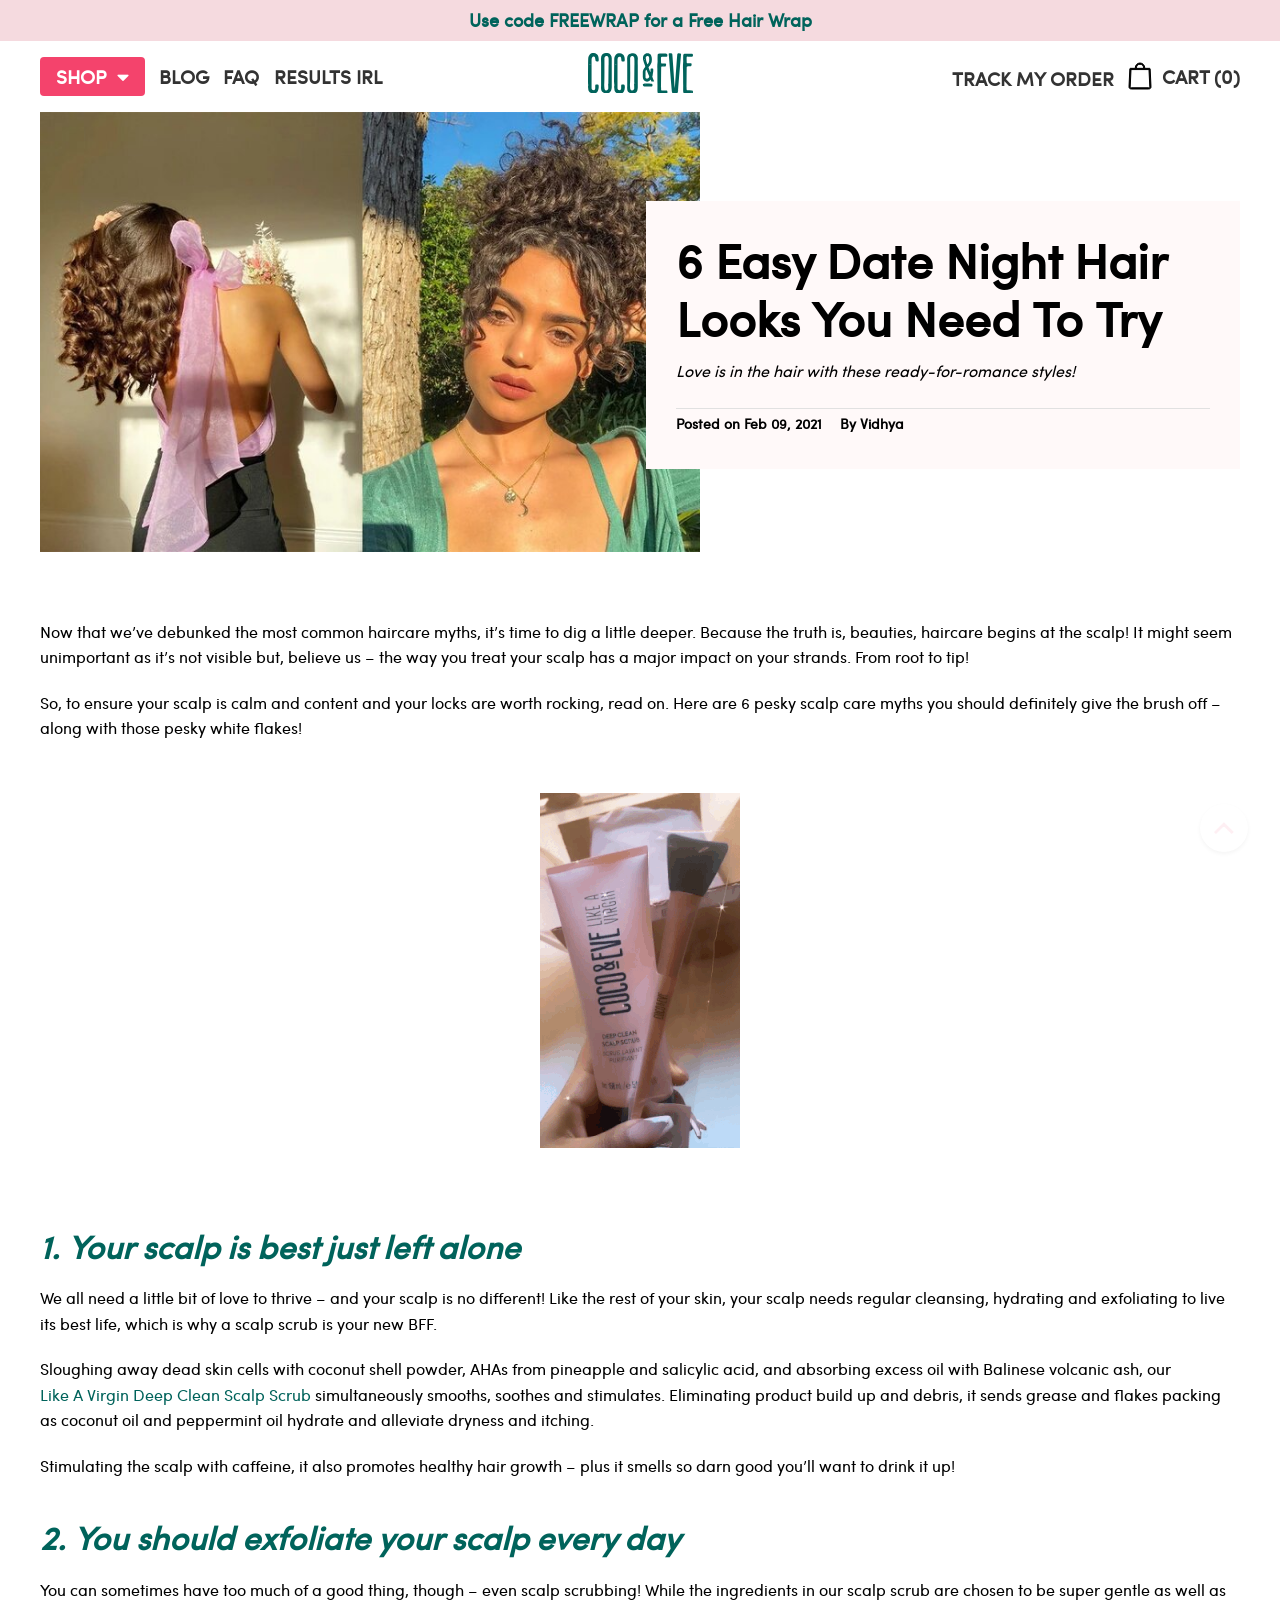
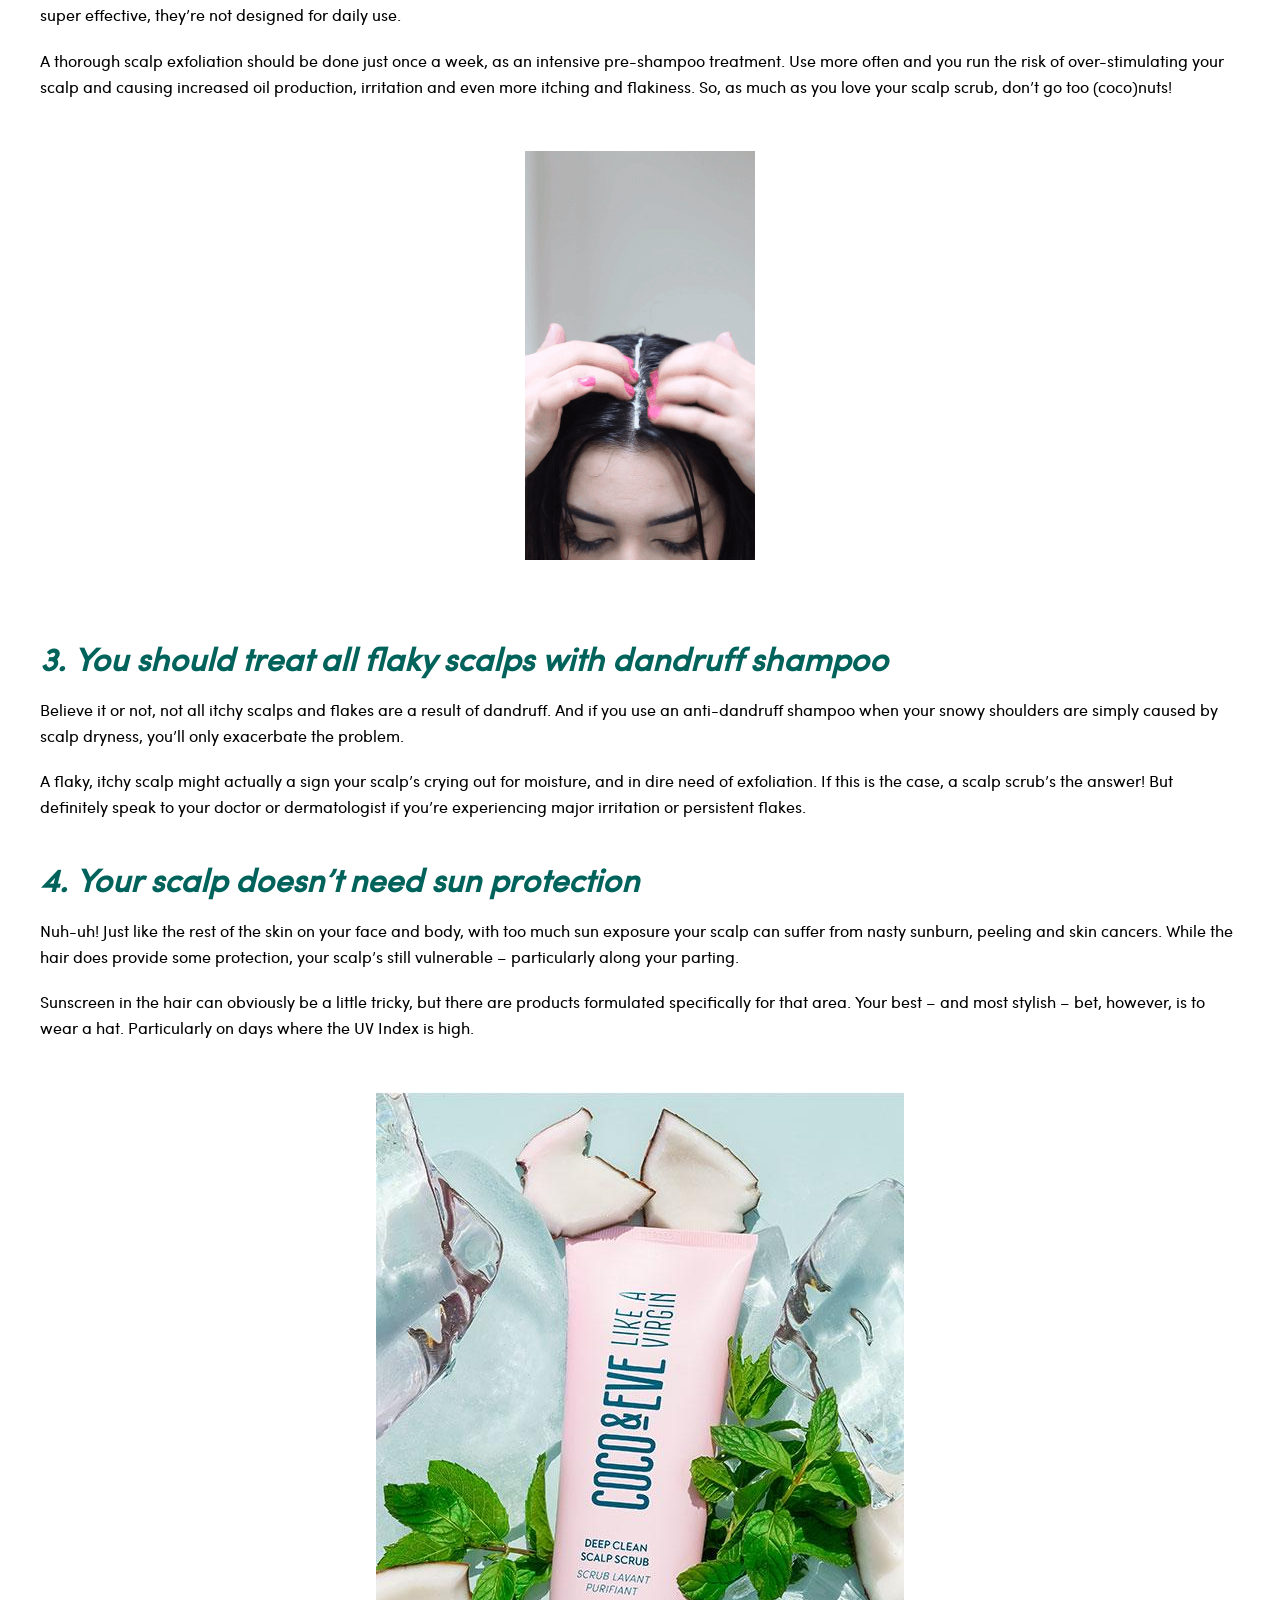
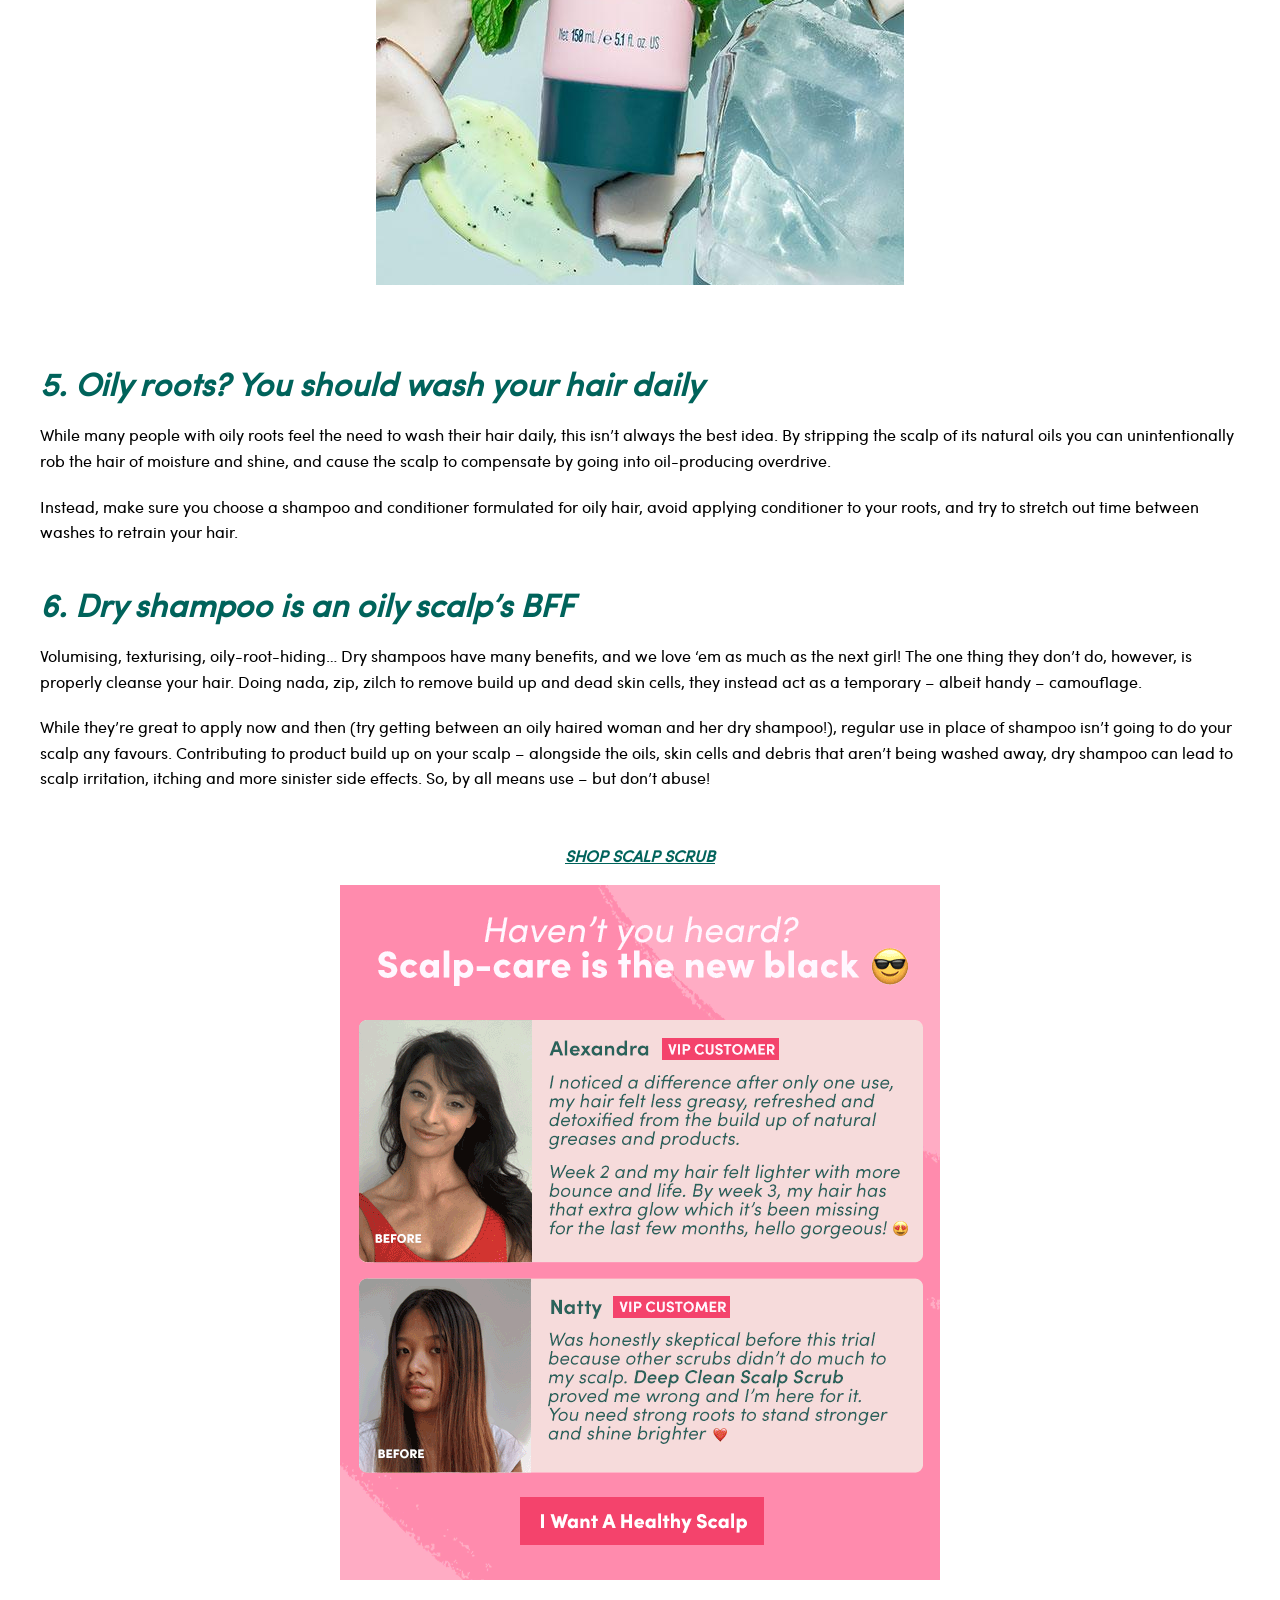
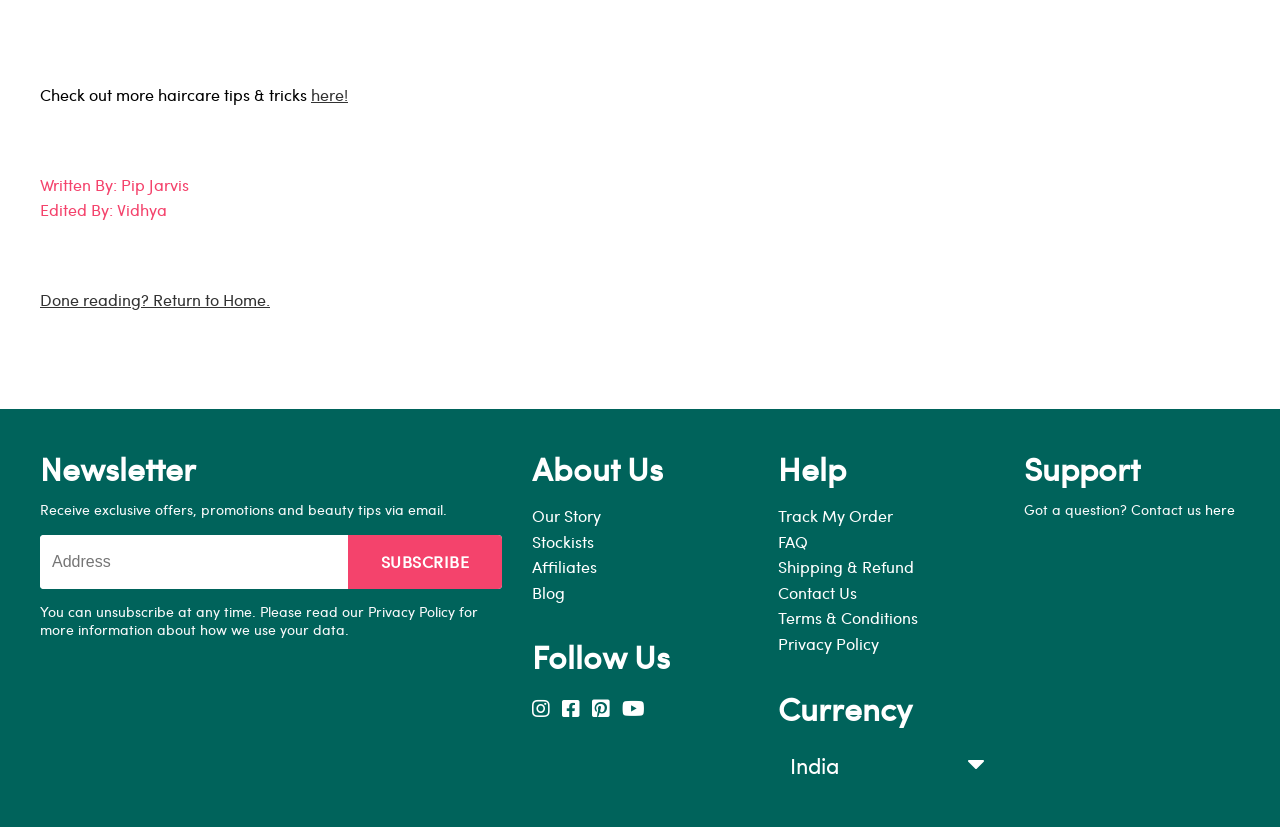
<file: blog-post.html>
<!DOCTYPE html>
<html lang="en">
  <head>
    <meta charset="utf-8" />
    <meta http-equiv="X-UA-Compatible" content="IE=edge" />
    <!-- <meta http-equiv="refresh" content="5; url=https://www.google.com/" />     -->
    <meta name="description" content="Coco & Eve" />
    <meta name="keywards" content="Coco & Eve" />
    <meta name="author" content="Codeclouds" />
    <meta
      name="viewport"
      content="width=device-width,initial-scale=1.0,maximum-scale=1.0,user-scalable=no"
    />
    <title>Award Winning Bali Beauty Products - Natural &amp; Effective
      &VerticalLine; Coco & Eve</title>

    <!--css file-->
    <!-- <link rel="stylesheet" href="css/aos.css" />   // use scss files -->
    <link rel="stylesheet" href="css/slick.css" />
    <link rel="stylesheet" href="css/slick-theme.css" />
    <link rel="stylesheet" href="./css/style.css" />
    <link rel="stylesheet" href="./css/custom.css" />

    <link rel="shortcut icon" href="./images/favicon.ico" type="image/x-icon" />
  </head>
  <body>
    <!--preloader start-->
    <div id="preloader"><div id="loader"></div></div>

    
    <!--top-header section-->
    <section class="top_header bg-primary-light">
      <div class="container">
        <p><a href="#">Use code FREEWRAP for a Free Hair Wrap</a></p>
      </div>
    </section>


    <!--header section-->
    <header class="header smart-scroll">
      <div class="container header_wrap">

        <!-- menu box left -->
        <div class="header_menu_left">
          <div class="open-nav-menu">
            <span></span>
          </div>         
          <div class="menu-overlay">
            <div class="close-nav-menu">
              <i class="fas fa-times"></i>
            </div>
          </div>
          <!-- navigation menu start -->
          <nav class="nav-menu">
            
            <!--menu mob-->
            <ul class="menu menu-mob">
              <li class="menu-item">
                <a href="#">
                  <button type="button" class="btn btn-primary btn-sm w-100" tabindex="0">Shop All</button>
                </a>
              </li>
              <li class="menu-item menu-item-has-children">
                <a href="#" data-toggle="sub-menu" class="list_menu">
                  <img src="images/megamenu-hair-scrub.jpg" alt="megamenu-hair-scrub" class="sub-menu-img">
                  <span class="right">
                    <span style="color: #00635b;"><small>Haircare</small><br> Like a Virgin</span> <i class="fas fa-angle-down"></i>
                  </span>
                </a>
                <ul class="sub-menu">
                  <li class="menu-item"><a href="#">Nourishing Hair Masque</a></li>
                  <li class="menu-item"><a href="#">Deep Clean Scalp Scrub</a></li>
                  <li class="menu-item"><a href="#">Healthy Hair Bundle</a></li>
                  <li class="menu-item"><a href="#">That's A Wrap Bundle</a></li>
                  <li class="menu-item"><a href="#">Hair Heroes Gift Set</a></li>
                  <li class="menu-item"><a href="#">Hair Kits &amp; Gifts</a></li> 
                  <li class="menu-item"><a href="#"><b>Shop all Hair</b></a></li> 
                </ul>
              </li>
              <li class="menu-item menu-item-has-children">
                <a href="#" data-toggle="sub-menu" class="list_menu">
                  <img src="images/megamenu-tan.jpg" alt="megamenu-tan.jpg" class="sub-menu-img">
                  <span class="right">
                    <span style="color: #ae2573;"><small>Self Tanner</small><br> Sunny Honey</span> <i class="fas fa-angle-down"></i>
                  </span>
                </a>
                <ul class="sub-menu">
                  <li class="menu-item"><a href="#">Bali Bronzing Bundle</a></li>
                      <li class="menu-item"><a href="#">Bali Bronzing Foam</a></li>
                      <li class="menu-item"><a href="#">Tanning Goddess Kit</a></li>
                      <li class="menu-item"><a href="#">Bronzing Face Drops</a></li>
                      <li class="menu-item"><a href="#">Deluxe Vegan Kabuki Brush</a></li>
                      <li class="menu-item"><a href="#">Velvet Tanning Mitt</a></li> 
                  <li class="menu-item"><a href="#"><b>Shop all Tan</b></a></li> 
                </ul>
              </li>    
              <li class="menu-item menu-item-has-children">
                <a href="#" data-toggle="sub-menu" class="list_menu">
                  <img src="images/Nav_Body.jpg" alt="Nav_Body" class="sub-menu-img">
                  <span class="right">
                    <span style="color: #213e7b;"><small>Bodycare</small><br> Glow Figure</span> <i class="fas fa-angle-down"></i>
                  </span>
                </a>
                <ul class="sub-menu">
                  <li class="menu-item"><a href="#">Bali Bod Bundle</a></li>
                  <li class="menu-item"><a href="#">Bali Buffing Sugar</a></li>
                  <li class="menu-item"><a href="#">Bounce Body Masque</a></li>
                  <li class="menu-item"><a href="#">Body Moisture Whip</a></li>
                  <li class="menu-item"><a href="#">Jelly Massage Mitt</a></li>
                  <li class="menu-item"><a href="#">Smooth-on Shell Scoop</a></li>
                  <li class="menu-item"><a href="#"><b>Shop all Hair</b></a></li> 
                </ul>
              </li>
              <li class="menu-item menu-item-has-children">
                <a href="#" data-toggle="sub-menu" class="list_menu">
                  <img src="images/Nav_ShopAll.jpg" alt="Nav_ShopAll" class="sub-menu-img">
                  <span class="right">
                    <span><small>Bundles</small><br> Value Kits</span> <i class="fas fa-angle-down"></i>
                  </span>
                </a>
                <ul class="sub-menu">
                  <li class="menu-item"><a href="#">Healthy Hair Bundle</a></li>
                  <li class="menu-item"><a href="#">That's A Wrap Bundle</a></li>
                  <li class="menu-item"><a href="#">Bali Bod Bundle</a></li>
                  <li class="menu-item"><a href="#">Taste of the Tropics Kit</a></li>
                  <li class="menu-item"><a href="#">Shop all Products</a></li>
                  <li class="menu-item"><a href="#">Shop all Kits & Gifts</a></li>
                  <li class="menu-item"><a href="#"><b>Shop all Hair</b></a></li> 
                </ul>
              </li>
              <li class="menu-item">
                <a href="#">Track My Order</a>
              </li>
              <li class="menu-item">
                <a href="blog.html">Blog</a>
              </li>
              <li class="menu-item">
                <a href="#">Faq</a>
              </li>
              <li class="menu-item">
                <a href="#">Results IRL</a>
              </li>
              <li class="menu-item menu-item-has-children">
                <a href="#" data-toggle="sub-menu"
                  >Info <i class="fas fa-angle-down"></i></a>
                <ul class="sub-menu">
                  <li class="menu-item">
                    <a href="#">Shipping & Refund</a>
                  </li>
                  <li class="menu-item">
                    <a href="terms-and-conditions.html">Terms & Conditions</a>
                  </li>               
                  <li class="menu-item">
                    <a href="privacy-policy.html">Privacy Policy</a>
                  </li> 
                  <li class="menu-item">
                    <a href="contact-us.html">Contact Us</a>
                  </li> 
                </ul>
              </li>  
              <li class="menu-item menu-item-has-children">
                <a href="#" data-toggle="sub-menu"
                  >ROW (USD) <i class="fas fa-angle-down"></i></a>
                <ul class="sub-menu">
                  <li class="menu-item">
                    <a href="#">United Kingdom (GBP)</a>
                  </li>
                  <li class="menu-item">
                    <a href="#">USA (USD)</a>
                  </li>               
                  <li class="menu-item">
                    <a href="#">Canada (CAD)</a>
                  </li> 
                  <li class="menu-item">
                    <a href="#">Australia (AUD)</a>
                  </li> 
                  <li class="menu-item">
                    <a href="#">Europe (EUR)</a>
                  </li> 
                  <li class="menu-item">
                    <a href="#">Rest of the World (USD)</a>
                  </li> 
                </ul>
              </li>  
            </ul>

            <!--menu desktop-->
            <ul class="menu menu-desktop">
              <li class="menu-item menu-item-has-children">
                <a href="#" data-toggle="sub-menu"
                  >Shop <i class="fas fa-caret-down"></i></a>
                <ul class="sub-menu">
                  <div class="sub-menu_wrap">
                    <ul class="list list1">
                      <li class="menu-item"><a href="#">hair</a></li>
                      <li class="menu-item"><a href="#">Nourishing Hair Masque</a></li>
                      <li class="menu-item"><a href="#">Deep Clean Scalp Scrub</a></li>
                      <li class="menu-item"><a href="#">Healthy Hair Bundle</a></li>
                      <li class="menu-item"><a href="#">That's A Wrap Bundle</a></li>
                      <li class="menu-item"><a href="#">Hair Heroes Gift Set</a></li>
                      <li class="menu-item"><a href="#">Hair Kits &amp; Gifts</a></li>
                      <li class="menu-item"><a href="#"><img src="images/megamenu-hair-scrub.jpg" alt="megamenu-hair-scrub"></a></li>
                    </ul>
                    <ul class="list list2">
                      <li class="menu-item"><a href="#">Tan</a></li>
                      <li class="menu-item"><a href="#">Bali Bronzing Bundle</a></li>
                      <li class="menu-item"><a href="#">Bali Bronzing Foam</a></li>
                      <li class="menu-item"><a href="#">Tanning Goddess Kit</a></li>
                      <li class="menu-item"><a href="#">Bronzing Face Drops</a></li>
                      <li class="menu-item"><a href="#">Deluxe Vegan Kabuki Brush</a></li>
                      <li class="menu-item"><a href="#">Velvet Tanning Mitt</a></li>
                      <li class="menu-item"><a href="#"><img src="images/megamenu-tan.jpg" alt="megamenu-hair-scrub"></a></li>
                    </ul>                     
                    <ul class="list list3">
                      <li class="menu-item"><a href="#">Body</a></li>
                      <li class="menu-item"><a href="#">Bali Bod Bundle</a></li>
                      <li class="menu-item"><a href="#">Bali Buffing Sugar</a></li>
                      <li class="menu-item"><a href="#">Bounce Body Masque</a></li>
                      <li class="menu-item"><a href="#">Body Moisture Whip</a></li>
                      <li class="menu-item"><a href="#">Jelly Massage Mitt</a></li>
                      <li class="menu-item"><a href="#">Smooth-on Shell Scoop</a></li>
                      <li class="menu-item"><a href="#"><img src="images/Nav_Body.jpg" alt="megamenu-hair-scrub"></a></li>
                    </ul>
                    <ul class="list list4">
                      <li class="menu-item"><a href="#">Bundles</a></li>
                      <li class="menu-item"><a href="#">Healthy Hair Bundle</a></li>
                      <li class="menu-item"><a href="#">That's A Wrap Bundle</a></li>
                      <li class="menu-item"><a href="#">Bali Bod Bundle</a></li>
                      <li class="menu-item"><a href="#">Taste of the Tropics Kit</a></li>
                      <li class="menu-item"><a href="#">Shop all Products</a></li>
                      <li class="menu-item"><a href="#">Shop all Kits & Gifts</a></li>
                      <li class="menu-item"><a href="#"><img src="images/Nav_ShopAll.jpg" alt="megamenu-hair-scrub"></a></li>
                    </ul>
                  </div>                  
                </ul>
              </li>      
              <li class="menu-item">
                <a href="blog.html">Blog</a>
              </li>
              <li class="menu-item">
                <a href="#">Faq</a>
              </li>
              <li class="menu-item">
                <a href="#">Results IRL</a>
              </li>
            </ul>

          </nav>
          <!-- navigation menu end -->
        </div>

        <!--logo box-->
        <div class="logo">
          <a href="index.html">
            <svg xmlns="http://www.w3.org/2000/svg" enable-background="new 0 0 100.4 38.8" viewBox="0 0 100.4 38.8"><g fill="#00635b"><path clip-rule="evenodd" d="m60.2 29.3c-1.2 0-2.3 0-3.5-.1-.5 0-3.8-.4-4.2.7-.1.3-.1.5 0 .8.1.9.5 1.3 1.3 1.3h2.9 3.7c1 0 1.3-.4 1.3-1.4-.1-1-.3-1.3-1.5-1.3zm-4.8.7c-.1.1-.2 0-.3-.1.1-.1.2-.2.3-.1z" fill-rule="evenodd"></path><path d="m63 26.6c-.6-1.3-1.1-2.6-1.5-3.9v-.3l.2-.5c.1-.2.1-.3.1-.5.1-.7.2-1.3.3-2 0-.2 0-.4.1-.6 0-.2.1-.5.1-.7.1-.4.1-.8.1-1.3v-.8c0-.1 0-.3 0-.4v-.1c0-.2-.1-.4-.2-.5-.2-.1-.5-.1-.8-.1h-.8c-.2 0-.4 0-.6.1s-.2.4-.2.4v.2.4.8c0 .5 0 .9-.1 1.4 0 0-.1-.1-.2-.3-.4-.8-.9-2-1.5-3.7-.1-.2-.1-.4-.1-.6 0 0 0-.1.3-.5 1.9-2.1 2.8-4.1 2.8-5.8l.1-1.1-.1-1.3c0-.6-.1-1.3-.4-1.9-.1-.5-.3-1-.6-1.4-.8-1-2-1.5-3.2-1.4-1.2-.1-2.4.5-3.2 1.5-.7.9-1.1 2-1 3.2v.4c-.1.3-.1.6 0 .9.5 2.1 1.2 4.1 2 6v.1c.1.2.1.5.1.8 0 .2-.1.4-.2.5-1.4 1.7-2.1 3.2-2.1 4.5v4.8c0 1.2.4 2.3 1.1 3.2.8.8 1.9 1.3 3 1.3s2.2-.5 2.9-1.3c.1-.1.2-.2.2-.3l.1-.2.1-.1h.1l.1.1v.1l.1.2.1.2c0 .1 0 .2.1.3 0 .1.1.2.1.3.1.3.4.5.9.5h1.5c.4 0 .5-.3.5-.4zm-8.8-19.9-.2.1c-.1-.1-.3-.1-.4-.2v-.2l.2-.1c.1 0 .3.1.4.1zm1.5-3.3c.5-.6 1.5-.7 2.1-.2l.2.1c.3.4.5.9.5 1.4v2.7c-.1 1-.4 2-1.1 2.8-.3.4-.4.5-.5.5s-.2 0-.3-.3c-.7-1.8-1.2-3.7-1.4-5.6 0-.6.2-1.1.5-1.4zm2.5 20.1c-.4.6-1.1 1.1-1.8 1.1-.4 0-.8-.1-1.1-.4-.3-.5-.4-1-.3-1.6v-4.6c0-.6.2-1.2.6-1.7.2-.3.3-.3.3-.3s.1 0 .2.4l2.3 5.5c.1.2.1.5.1.7 0 .3-.1.6-.3.9z"></path><path clip-rule="evenodd" d="m70.8 38.7c-1 0-2 0-3 0-.8 0-1.2-.4-1.3-1.3-.1-.7-.1-1.4-.1-2.1.1-1.7 0-19.2-.1-20.9-.1-1.9 0-3.7.2-5.6.1-.9 0-1.7 0-2.6 0-1.5 0-3 .1-4.4 0-.6.5-1.1 1.1-1.1.5-.1 1-.2 1.5-.2h4.4c.5 0 .9.1 1.4.1.4 0 .8.4.8.8.1.4.1.8.1 1.2 0 .5-.3.8-.8.9-.5 0-1 0-1.6 0-.9 0-1.7 0-2.6 0-.5-.1-1 .3-1.1.8v.2c0 .6-.1 1.2 0 1.8 0 .9 0 1.8.1 2.7 0 .8.2 1 1 1h2.9c.5 0 .9.4.9.9v.2c-.1.4-.1.8-.2 1.1 0 .3-.3.6-.6.6-.5 0-1.1.1-1.6.1s-1 0-1.5.1c-.6.1-.8.3-.8.9 0 1.1-.1 18.1-.1 19.2v1.7c0 .5.4 1 .9 1h.2c1.2 0 2.3.1 3.5.1s1.4.2 1.5 1.4c0 1-.3 1.4-1.3 1.4-1.4.1-2.7 0-3.9 0zm1.3-27.2-.2.1.1.4.2-.1z" fill-rule="evenodd"></path><path d="m85.1 36.4.2.1.2-.3-.2-.1z"></path><path d="m88.2.5c-.2 0-.4 0-.6-.1-.9-.2-2 .1-2.2.8-.2 1-2.2 31.8-2.3 32.1 0 .1 0 .3-.1.3s0-.7-.1-1c-.1-.6-2-30.3-2.3-31.6-.1-.5-.8-.7-1.4-.8-.2 0-.4 0-.6 0s-.5 0-.7 0c-.5.1-.7.2-.7.6 0 .5 0 1.1.1 1.6.2 1.2 2.7 33 3.1 35.2.1.6.4.7 1.1.8.4 0 .8.1 1.2.1.6 0 1.3.1 1.9 0 .5 0 1-.2 1.2-.7.2-.7.4-1.3.4-2 0-1.6 2.7-34 2.8-34.7.1-.3-.3-.6-.8-.6z"></path><path d="m79.4 3.2c.1-.1.2-.2.3-.1v.1c-.1.2-.2.1-.3 0z"></path><path d="m95.4 3.5h2.6 1.6c.5 0 .8-.4.8-.8 0-.4 0-.8-.1-1.2 0-.4-.4-.8-.8-.8-.5-.1-.9-.1-1.4-.1-1.5 0-2.9 0-4.4 0-.5 0-1 .1-1.5.2-.6.1-1 .5-1.1 1.1-.1 1.3-.1 2.8-.1 4.2 0 .9.1 1.7 0 2.6-.2 1.9-.2 3.7-.2 5.6.2 1.7.3 19.3.2 20.9 0 .7 0 1.4.1 2.1.1.9.5 1.3 1.3 1.3h3 3.7c1 0 1.4-.4 1.3-1.4 0-1.2-.3-1.4-1.5-1.4s-2.3 0-3.5-.1c-.5.1-1-.3-1.1-.9v-.2c0-.6-.1-1.1 0-1.7 0-1.1.1-18.1.1-19.2 0-.6.2-.8.8-.9.5 0 1 0 1.5-.1.5 0 1.1 0 1.6-.1.3 0 .6-.2.6-.6.1-.4.1-.8.2-1.1.1-.5-.2-1-.6-1.1h-.2c-1 0-1.9 0-2.9 0-.8 0-1-.3-1-1 0-.9 0-1.8-.1-2.7 0-.6 0-1.2 0-1.8 0-.5.4-1 .9-1zm-2.6-1.1-.2-.1.2-.1.2.1zm5.5 34.8.2-.1c.1 0 .3.1.4.1v.3l-.2.1c-.2-.1-.3-.1-.4-.2zm-.4.4.2.1-.2.1-.2-.1z"></path><path clip-rule="evenodd" d="m22.7 11.4c0-2.1 0-4.3 0-6.4 0-1.1-.3-2.2-1-3.1-.9-1.5-2.7-2.2-4.4-1.8-.4.1-.7.1-1.1.1-1.1 0-2.2.6-2.8 1.5-.7 1.1-1 2.4-1 3.7s.1 2.6.1 3.9v21.6.6c-.1 1-.1 2 0 2.9.1 1.3.7 2.5 1.8 3.2 1.3.9 2.8 1.2 4.3.9 1.6-.2 2.9-1.2 3.5-2.7.4-.9.6-2 .6-3 0-1.8 0-19.5 0-21.4zm-3.2 16.3c-.2.9-.3 1.8-.2 2.8 0 1 .1 2 .1 3 .1.8-.3 1.6-.9 2-.1.1-.2.1-.3.2-.9.3-2-.1-2.3-1.1-.1-.4-.2-.8-.2-1.2-.1-.9-.2-1.8-.2-2.7 0-.2 0-.4 0-.5.3-1.3.2-18.6.2-20 0-.8 0-1.7 0-2.5 0-.9 0-1.8 0-2.6 0-.7.3-1.4.9-1.9.2-.2.5-.3.8-.4 1-.2 1.9.4 2.1 1.4.1.5.2 1 .2 1.5v2.2 3.3c-.1.2-.1 16.3-.2 16.5zm.4 1.5c-.1-.1-.2-.2-.2-.4 0-.1.1-.2.2-.4h.1c.1.1.3.3.2.4s-.1.3-.3.4z" fill-rule="evenodd"></path><path clip-rule="evenodd" d="m47.6 11.4v21.6c0 1-.2 2-.5 3-.6 1.5-1.9 2.5-3.5 2.7-1.5.3-3.1 0-4.3-.9-1.1-.7-1.8-1.9-1.8-3.2-.1-1-.1-2 0-2.9 0-.2 0-.4 0-.6 0-1.9 0-19.7 0-21.6 0-1.3 0-2.6-.1-3.9s.3-2.6 1-3.6c.6-.9 1.7-1.5 2.8-1.6.4 0 .7-.1 1.1-.1 1.7-.4 3.5.3 4.4 1.8.6.9 1 2 1 3.1-.2 1.9-.2 4-.1 6.2zm-3.2-3.5c0-.7 0-1.5-.1-2.2 0-.5-.1-1-.2-1.5-.2-1-1.2-1.6-2.1-1.4-.3.1-.6.2-.8.4-.6.5-.9 1.2-.9 1.9v4.4.7c.1 1.4.2 18.6-.2 20v.5c.1.9.1 1.8.2 2.7 0 .4.1.8.2 1.2.5.9 1.5 1.4 2.5 1.1.1 0 .2-.1.3-.2.7-.5 1-1.2.9-2 0-1-.1-2.1-.1-3.1-.1-.9 0-1.8.2-2.7.1-.2.1-16.3.1-16.5 0-1.1 0-2.2 0-3.3zm.4 20.6h-.1c-.1.1-.1.2-.1.4s0 .4.2.3.3-.2.3-.3c0-.2-.2-.3-.3-.4z" fill-rule="evenodd"></path><path clip-rule="evenodd" d="m34.1 30.1c-.4-.1-.8-.1-1.2 0-.9.1-1.2.4-1.2 1.3v2.2c0 .5-.1 1.1-.5 1.5-.4.5-1.1.6-1.6.4-.7-.2-1.2-.7-1.3-1.4-.1-.4-.1-.8-.1-1.2 0-2.6 0-21.2 0-23.8 0-.8 0-1.6 0-2.4s.1-1.5.4-2.2l.1-.2c.4-.8 1.4-1 2.2-.6.4.3.7.8.8 1.3.1.8.2 1.6.3 2.4 0 .4.3.6.7.7s.8.1 1.3.1h.2c.6 0 1-.6.9-1.1.1-1 0-2-.2-3-.2-1.2-.9-2.3-1.9-3-.7-.5-1.5-.8-2.4-.8-1.5-.2-2.9.3-4 1.3-1 1.1-1.5 2.5-1.5 3.9-.1 2.3-.1 20.6-.1 22.9 0 .5 0 1 .1 1.5s.1 1.1 0 1.6c-.1.4-.2.8-.1 1.3.1.8.2 1.7.3 2.5.2 1.3 1 2.4 2.1 3 1.3.7 2.7.9 4.1.5 1.3-.2 2.4-1 2.9-2.2.8-1.8 1-3.7.7-5.6-.2-.6-.6-.9-1-.9zm-7.4-18.8c-.3 0-.4-.2-.3-.6.4 0 .6.1.6.4-.1.1-.2.2-.3.2z" fill-rule="evenodd"></path><path clip-rule="evenodd" d="m9.3 30.1c-.4-.1-.8-.1-1.2 0-.9.1-1.2.4-1.2 1.3v2.2c0 .5-.1 1.1-.5 1.5-.4.5-1.1.6-1.6.4-.7-.2-1.2-.7-1.3-1.4-.1-.4-.1-.8-.1-1.2 0-2.6 0-21.2 0-23.8 0-.4 0-.8 0-1.2s0-.8 0-1.2c0-.8.1-1.5.4-2.2 0-.1.1-.2.1-.3.5-.7 1.4-1 2.2-.5.4.3.7.8.7 1.3.2.7.3 1.5.4 2.2 0 .4.3.6.7.7s.8.2 1.2.2h.2c.6 0 1-.6.9-1.1.1-1 0-2-.2-3-.2-1.2-.9-2.3-1.9-3-.7-.5-1.5-.8-2.4-.9-1.5-.2-2.9.3-4 1.3-1 1.1-1.5 2.5-1.5 3.9-.2 2.4-.1 20.6-.2 23 0 .5 0 1 .1 1.5s.1 1.1 0 1.6c-.1.4-.1.8-.1 1.2.1.8.2 1.7.3 2.5.2 1.3 1 2.4 2.1 3 1.3.7 2.7.9 4.1.5 1.3-.2 2.4-1 2.9-2.2.8-1.8 1-3.7.7-5.6 0-.4-.4-.7-.8-.7zm-7.4-18.8c-.3 0-.4-.2-.3-.6.4 0 .6.1.6.4-.1.1-.2.2-.3.2z" fill-rule="evenodd"></path></g><path d="m85.3 36.5-.2-.1.2-.3.2.1z" fill="#fff"></path></svg>
          </a>
        </div>

        <!-- menu box right -->
        <div class="header_menu_right">
          <ul class="menu">
            <li class="menu-item"><a href="#">Track My Order</a></li>
            <li class="menu-item" onclick="openbtn()">
              <a href="#">
                <svg xmlns="http://www.w3.org/2000/svg" width="24" height="28" viewBox="0 0 24 28"><path d="M20.389 27H3.613c-.983 0-1.677-.232-2.123-.708-.35-.376-.514-.877-.487-1.484l.834-17.882a.602.602 0 0 1 .598-.58h19.126c.32 0 .583.256.598.58l.838 17.885c.03.607-.135 1.105-.488 1.484-.442.473-1.136.705-2.12.705zM3.009 7.567l-.807 17.302c-.018.393.114.534.158.583.141.15.473.33 1.256.33h16.776c.783 0 1.115-.178 1.256-.33.045-.046.176-.19.158-.58l-.81-17.302H3.009zm4.226-1.678C7.235 3.192 9.373 1 12 1c2.629 0 4.767 2.192 4.767 4.889h-1.196c0-2.022-1.603-3.668-3.57-3.668-1.968 0-3.571 1.646-3.571 3.668z"></path><path fill="none" stroke="#000" d="M20.389 27H3.613c-.983 0-1.677-.232-2.123-.708-.35-.376-.514-.877-.487-1.484l.834-17.882a.602.602 0 0 1 .598-.58h19.126c.32 0 .583.256.598.58l.838 17.885c.03.607-.135 1.105-.488 1.484-.442.473-1.136.705-2.12.705zM3.009 7.567l-.807 17.302c-.018.393.114.534.158.583.141.15.473.33 1.256.33h16.776c.783 0 1.115-.178 1.256-.33.045-.046.176-.19.158-.58l-.81-17.302H3.009zm4.226-1.678C7.235 3.192 9.373 1 12 1c2.629 0 4.767 2.192 4.767 4.889h-1.196c0-2.022-1.603-3.668-3.57-3.668-1.968 0-3.571 1.646-3.571 3.668z"></path></svg>
                <span><span class="mark">Cart</span> (0)</span>
              </a>
            </li>
          </ul>
        </div>
        
        <!--sidebar-->
        <div id="mysidebar" class="sidebar">
          <a href="javascript:void(0)" class="closebtn" onclick="closebtn()">
            <svg xmlns="http://www.w3.org/2000/svg" width="26" height="26" viewBox="0 0 26 26">
              <g transform="rotate(45 13 13)">
                <path d="M-3.25 12.175a.8.8 0 0 1 .8-.8h31.306a.8.8 0 0 1 .8.8v1.65a.8.8 0 0 1-.8.8H-2.45a.8.8 0 0 1-.8-.8z"></path>
              </g>
              <g transform="rotate(-45 13 13)">
                <path d="M29.656 12.175a.8.8 0 0 0-.8-.8H-2.45a.8.8 0 0 0-.8.8v1.65a.8.8 0 0 0 .8.8h31.306a.8.8 0 0 0 .8-.8z"></path>
              </g>
            </svg>
          </a>
          <div class="sidebar_wrap">
            <div class="side_box">
              <h3>Your Cart</h3>
              <ul>
                <li class="cart_table">
                  <div class="span2">
                    <img src="images/Nav_Body.jpg" alt="Nav_Body">
                  </div>
                  <div class="span2">
                    <p>Bali Bod Bundle</p>
                    <div id="field">
                      <button type="button" id="sub" class="sub">
                        <i class="fas fa-minus"></i>
                      </button>                    
                      <input type="number" id="count" value="1" min="1" max="3">
                      <button type="button" id="add" class="add">
                        <i class="fas fa-plus"></i>
                      </button>
                    </div>
                  </div>
                  <div class="text-right">
                    <a href="#">
                      <svg xmlns="http://www.w3.org/2000/svg" width="21" height="27" viewBox="0 0 21 27">
                        <path d="M6.632 23.76L5.526 6.48h1.106l1.105 17.28zm7.736 0h-1.105l1.105-17.28h1.106zM9.948 6.48h1.105v17.28H9.947zM21 4.32h-1.104l-1.027 20.118C18.793 25.875 17.58 27 16.109 27H4.89c-1.471 0-2.684-1.125-2.76-2.563L1.105 4.32H0V3.24h5.526V2.16C5.526.969 6.518 0 7.736 0h5.527c1.219 0 2.21.969 2.21 2.16v1.08H21zM6.632 3.24h7.736V2.16c0-.597-.494-1.08-1.105-1.08H7.737c-.61 0-1.105.483-1.105 1.08zm12.157 1.08H2.211l1.024 20.062c.045.862.773 1.538 1.655 1.538h11.22c.881 0 1.61-.676 1.655-1.538z"></path>
                      </svg>
                    </a>
                    <p class="price"><span class="mark">$32.20</span></p>
                  </div>
                </li>
              </ul>
              <div class="subtotal_box">
                <p class="sub">Subtotal <span>$99.30</span></p>
                <p class="sub">Shipping <span>$4.99</span></p>
                <p><a href="#" id="promo">+ Apply a promo code</a></p>
                <form class="form_container" id="promo_box">
                  <div class="form_row col3">
                    <div class="form-group span2">
                      <label for="Address" class="sr-only">Address</label>
                      <input type="text" class="form-control" placeholder="Address">
                      <small class="error-msg">This is a required field.</small>
                    </div>
                    <div class="form-group">
                      <a href="#" class="btn btn-primary btn-sm">subscribe</a>
                    </div>
                  </div>
                </form>
                <p class="sub total">Total <span>$99.30</span></p>              
              </div>
              <div class="sidebar_list">
                <div>
                  <img src="images/icon7.png" alt="icon7">
                  <span>Fast worldwide delivery</span>
                </div>
                <div>
                  <img src="images/icon8.png" alt="icon8">
                  <span>Winner of 18 Beauty Awards</span>
                </div>
                <div>
                  <img src="images/icon9.png" alt="icon9">
                  <span>100% money back guarantee</span>
                </div>
              </div>
              <div class="cart-drawer">
                <div class="shopify-icon">
                  <svg xmlns="http://www.w3.org/2000/svg" width="114" height="34" viewBox="0 0 114 34">
                    <defs>
                      <clipPath id="2ufra">
                        <path fill="#fff" d="M5.54 0h102.92c2.507 0 4.54 1.458 4.54 3.255v27.49c0 1.797-2.033 3.255-4.54 3.255H5.54C3.034 34 1 32.542 1 30.745V3.255C1 1.458 3.033 0 5.54 0z"></path>
                      </clipPath>
                    </defs>
                    <path fill="#fff" d="M6 0h102c2.762 0 5 1.586 5 3.542v26.916c0 1.956-2.238 3.542-5 3.542H6c-2.761 0-5-1.586-5-3.542V3.542C1 1.586 3.239 0 6 0"></path>
                    <path fill="none" stroke="#d2d0cc" stroke-miterlimit="20" stroke-width="2" d="M5.54 0h102.92c2.507 0 4.54 1.458 4.54 3.255v27.49c0 1.797-2.033 3.255-4.54 3.255H5.54C3.034 34 1 32.542 1 30.745V3.255C1 1.458 3.033 0 5.54 0z" clip-path="url(&quot;#2ufra&quot;)"></path>
                    <path d="M62.262 12.39a2.08 2.08 0 0 1 1.289 1.686c0 1.407-1.16 2.186-2.778 2.186A3.45 3.45 0 0 1 59 15.828l.443-1.254c.456.234.959.366 1.474.387.508 0 .782-.268.782-.602 0-.319-.196-.534-.743-.843a1.962 1.962 0 0 1-1.187-1.624c0-1.24 1.089-2.124 2.66-2.124a2.689 2.689 0 0 1 1.517.295l-.418 1.254a3.035 3.035 0 0 0-1.122-.244c-.508 0-.834.231-.834.588 0 .282.234.486.69.73zm6.44-2.635c.94 0 1.476.603 1.476 1.602a6.428 6.428 0 0 1-.13 1.152l-.705 3.65h-1.8l.678-3.534c.052-.257.08-.518.08-.781 0-.385-.155-.654-.559-.654-.574 0-1.187.72-1.421 1.882l-.6 3.087h-1.799l1.747-9.03h1.796l-.69 3.549.026.013a2.453 2.453 0 0 1 1.904-.935zm5.548.001a2.4 2.4 0 0 1 .289.007c1.293.105 2.253 1.21 2.144 2.464 0 2.19-1.435 4.06-3.56 4.06-.1.005-.202.003-.304-.004-1.3-.1-2.274-1.204-2.17-2.467 0-2.14 1.434-4.06 3.598-4.06zm-.887 5.174c.953 0 1.487-1.661 1.484-2.753 0-.521-.208-1.063-.847-1.063-.979 0-1.513 1.652-1.513 2.663 0 .64.26 1.153.874 1.153zm7.928-5.17c1.317 0 1.852 1.062 1.852 2.253 0 2.151-1.382 4.276-3.495 4.276a2.12 2.12 0 0 1-1.056-.232h-.039l-.496 2.612h-1.799l1.253-6.466c.147-.778.269-1.56.364-2.345h1.588l-.104.948h.026a2.48 2.48 0 0 1 1.905-1.05zm-1.723 5.195c1.006 0 1.696-1.626 1.696-2.766 0-.474-.17-.973-.718-.973-.623 0-1.212.731-1.421 1.832l-.3 1.651c.208.17.471.26.743.256zm6.14-7.735l.09.001a.843.843 0 0 1 .805.883v.066c-.018.548-.489.977-1.051.959h-.026a.816.816 0 0 1-.843-.884v-.01a1.02 1.02 0 0 1 1.024-1.015zm-1.303 2.676h1.807L84.99 16.16h-1.793zm6.394-.01v-.003zm0 0l-.247 1.33h-1.24l-.951 4.943h-1.8l.952-4.942h-.834l.259-1.333h.836l.052-.294a3.329 3.329 0 0 1 1.043-1.998 2.702 2.702 0 0 1 1.76-.59c.335-.015.667.038.979.156l-.352 1.383a1.921 1.921 0 0 0-.574-.09c-.6 0-.965.538-1.069 1.14l-.065.294zm4.33.008H97l-2.204 4.637a11.88 11.88 0 0 1-2.36 3.508A4.131 4.131 0 0 1 90.68 19l-.49-1.499a3.878 3.878 0 0 0 1.015-.5c.41-.272.745-.636.98-1.062a.37.37 0 0 0 .038-.294l-1.083-5.75h1.892s.408 3.813.442 4.303h.024c.506-1.518 1.63-4.299 1.63-4.299z"></path>
                    <path d="M67.89 25.238a2 2 0 0 1-.014.171c-.114.993-.959 1.697-1.886 1.574-.982.103-1.863-.646-1.99-1.694l.976-.138.001.058c.036.563.491.99 1.017.95a.749.749 0 0 0 .078.007c.44.012.805-.359.817-.83 0-.528-.264-.74-1.045-.944-1.133-.284-1.681-.741-1.681-1.759 0-.952.698-1.62 1.787-1.62.886-.114 1.694.546 1.826 1.49l-.947.138c-.05-.476-.44-.826-.886-.798-.533 0-.818.274-.818.71 0 .447.194.658 1.007.87 1.096.284 1.757.683 1.757 1.815zm1.289 1.675v-5.83h3.209v.872h-2.195V23.5h1.773v.827h-1.773v1.717h2.313v.872h-3.328zm8.674-1.821v-.001zm0 0c-.143 1.113-1.048 1.932-2.096 1.896-1.457 0-2.298-1.026-2.298-2.687v-.61a2.503 2.503 0 0 1-.01-.247c.01-1.353 1.043-2.443 2.308-2.431 1.03-.096 1.944.712 2.05 1.815l-1.022.146c-.002-.607-.465-1.097-1.031-1.094-.752 0-1.233.642-1.233 1.79v.632c0 1.156.451 1.79 1.24 1.79.6-.016 1.09-.514 1.138-1.154zm5.195-4.01v3.705c.018.16.02.32 0 .48-.122 1.08-1.038 1.85-2.045 1.718a1.69 1.69 0 0 1-.42 0c-.986-.127-1.692-1.088-1.573-2.148v-3.755h1.026v3.693c0 .929.277 1.327.981 1.327.674 0 1.011-.358 1.011-1.376v-3.64zm1.487.002h1.827c1.183 0 1.92.514 1.92 1.664v.122c.042.708-.41 1.34-1.059 1.483l1.336 2.565H87.46l-1.222-2.39h-.687v2.39h-1.016zm1.81 2.669c.608 0 .924-.276.924-.871v-.114c0-.611-.338-.83-.916-.83h-.804v1.819zm3.327-2.67h3.208v.87h-2.195v1.544h1.773v.825h-1.773v1.71H93v.871h-3.328z"></path>
                    <path fill="#95bf47" d="M31.768 10.043C31.78 10.15 34 25.608 34 25.608L28.556 27 16 24.764s1.498-11.929 1.553-12.348c.075-.557.093-.574.666-.76l1.945-.62a8.339 8.339 0 0 1 1.11-2.964c.799-1.305 1.782-2.04 2.77-2.07a1.58 1.58 0 0 1 1.344.612c.054-.004.106-.01.16-.01a2.059 2.059 0 0 1 1.833 1.298c.118.236.216.484.291.738l.61-.194a.488.488 0 0 1 .446.058l1.334 1.338s1.452.022 1.525.029a.2.2 0 0 1 .18.17zM27.034 8.84c-.158-.521-.522-1.394-1.265-1.54.2.595.3 1.22.298 1.85l.967-.31zm-1.622.52a4.999 4.999 0 0 0-.326-1.98 2.116 2.116 0 0 0-.712.534 5.16 5.16 0 0 0-1.058 2.115zm-1.346-2.687c-1.522.048-2.856 2.506-3.196 4.144l1.722-.55a6.014 6.014 0 0 1 1.3-2.812c.22-.249.48-.457.768-.616a.99.99 0 0 0-.594-.162z"></path>
                    <path fill="#5e8e3e" d="M31.782 9.403a139.15 139.15 0 0 0-1.401-.028c-.701-.01-1.116-1.179-1.226-1.296A.27.27 0 0 0 29 8v18l5-1.348s-2.04-14.98-2.05-15.086a.189.189 0 0 0-.165-.167z"></path>
                    <path fill="#fff" d="M26 12.24l-.611 2.466a3.246 3.246 0 0 0-1.492-.28c-1.188.083-1.2.89-1.188 1.09.064 1.105 2.76 1.346 2.91 3.933.12 2.034-1.003 3.426-2.615 3.535-1.103.104-2.195-.296-3.004-1.1l.41-1.882a3.567 3.567 0 0 0 1.93.814c.423-.012.756-.388.744-.839l-.002-.04c-.085-1.44-2.278-1.355-2.417-3.72-.117-1.992 1.096-4.01 3.773-4.193a3.064 3.064 0 0 1 1.559.212z"></path>
                    <path fill="#d2d0cc" d="M45 29h1V6h-1z"></path>
                  </svg>
                </div>
                <img src="images/cart.png" alt="cart" class="cart">
              </div>
              <p class="text-center got">Got a question? Email us at: <a href="#">hello@cocoandeve.com</a></p>            
            </div>  
            <div class="sidebar_btn">
              <a href="#" class="btn btn-primary w-100">Secure Checkout</a>
            </div> 
          </div>
        </div>
        
      </div>
    </header>
    
    <!--blog-articles section-->
    <section class="blog_articles">
      <div class="container">
        <!--single prod-->
        <div class="single_article odd">
          <div class="article_image">
            <img src="images/article1.jpg" alt="article1">
          </div>  
          <div class="article_body">
            <h2><a href="#">6 Easy Date Night Hair Looks You Need To Try</a></h2>
            <p class="tag">Love is in the hair with these ready-for-romance styles!</p>
            <div class="post_meta">      
              <span class="posted">
                Posted on <time datetime="Feb 09, 2021">Feb 09, 2021</time>
              </span>
              <span class="posted_by">
                By Vidhya
              </span>
            </div>  
          </div>  
        </div>

      </div>
    </section>

    <!--blog-details section-->
    <section class="blog_details">
      <div class="container">
        <div class="blog_content"> 
          <p>Now that we’ve debunked the most common haircare myths, it’s time to dig a little deeper. Because the truth is, beauties, haircare begins at the scalp! It might seem unimportant as it’s not visible but, believe us – the way you treat your scalp has a major impact on your strands. From root to tip!</p>
          <p>So, to ensure your scalp is calm and content and your locks are worth rocking, read on. Here are 6 pesky scalp care myths you should definitely give the brush off – along with those pesky white flakes!</p>
          <div class="img_box">
            <img src="images/scalpscrubz.gif" alt="scalpscrubz.gif">
          </div>          
          <h3>1. Your scalp is best just left alone</h3>
          <p>We all need a little bit of love to thrive – and your scalp is no different! Like the rest of your skin, your scalp needs regular cleansing, hydrating and exfoliating to live its best life, which is why a scalp scrub is your new BFF.</p>
          <p>Sloughing away dead skin cells with coconut shell powder, AHAs from pineapple and salicylic acid, and absorbing excess oil with Balinese volcanic ash, our <a href="#">Like A Virgin Deep Clean Scalp Scrub</a> simultaneously smooths, soothes and stimulates. Eliminating product build up and debris, it sends grease and flakes packing as coconut oil and peppermint oil hydrate and alleviate dryness and itching.</p>
          <p>Stimulating the scalp with caffeine, it also promotes healthy hair growth – plus it smells so darn good you’ll want to drink it up!</p>
          <h3>2. You should exfoliate your scalp every day</h3>
          <p>You can sometimes have too much of a good thing, though – even scalp scrubbing! While the ingredients in our scalp scrub are chosen to be super gentle as well as super effective, they’re not designed for daily use.</p>
          <p>A thorough scalp exfoliation should be done just once a week, as an intensive pre-shampoo treatment. Use more often and you run the risk of over-stimulating your scalp and causing increased oil production, irritation and even more itching and flakiness. So, as much as you love your scalp scrub, don’t go too (coco)nuts!</p>
          <div class="img_box">
            <img src="images/camiliaz.gif" alt="camiliaz.gif">
          </div>          
          <h3>3. You should treat all flaky scalps with dandruff shampoo</h3>
          <p>Believe it or not, not all itchy scalps and flakes are a result of dandruff. And if you use an anti-dandruff shampoo when your snowy shoulders are simply caused by scalp dryness, you’ll only exacerbate the problem.</p>
          <p>A flaky, itchy scalp might actually a sign your scalp’s crying out for moisture, and in dire need of exfoliation. If this is the case, a scalp scrub’s the answer! But definitely speak to your doctor or dermatologist if you’re experiencing major irritation or persistent flakes.</p>
          <h3>4. Your scalp doesn’t need sun protection</h3>
          <p>Nuh-uh! Just like the rest of the skin on your face and body, with too much sun exposure your scalp can suffer from nasty sunburn, peeling and skin cancers. While the hair does provide some protection, your scalp’s still vulnerable – particularly along your parting.</p>
          <p>Sunscreen in the hair can obviously be a little tricky, but there are products formulated specifically for that area. Your best – and most stylish – bet, however, is to wear a hat. Particularly on days where the UV Index is high.</p>
          <div class="img_box">
            <img src="images/saclpz.jpg" alt="saclpz.jpg">
          </div>          
          <h3>5. Oily roots? You should wash your hair daily</h3>
          <p>While many people with oily roots feel the need to wash their hair daily, this isn’t always the best idea. By stripping the scalp of its natural oils you can unintentionally rob the hair of moisture and shine, and cause the scalp to compensate by going into oil-producing overdrive.</p>
          <p>Instead, make sure you choose a shampoo and conditioner formulated for oily hair, avoid applying conditioner to your roots, and try to stretch out time between washes to retrain your hair.</p>
          <h3>6. Dry shampoo is an oily scalp’s BFF</h3>
          <p>Volumising, texturising, oily-root-hiding… Dry shampoos have many benefits, and we love ‘em as much as the next girl! The one thing they don’t do, however, is properly cleanse your hair. Doing nada, zip, zilch to remove build up and dead skin cells, they instead act as a temporary – albeit handy – camouflage.</p>
          <p>While they’re great to apply now and then (try getting between an oily haired woman and her dry shampoo!), regular use in place of shampoo isn’t going to do your scalp any favours. Contributing to product build up on your scalp – alongside the oils, skin cells and debris that aren’t being washed away, dry shampoo can lead to scalp irritation, itching and more sinister side effects. So, by all means use – but don’t abuse!</p>          
          <div class="img_box">
            <p><a href="#">SHOP SCALP SCRUB</a></p>
            <img src="images/scalp.gif" alt="scalp.gif">
          </div>          
        </div>
      </div>
    </section>

    <section class="blog_checkout">
      <div class="container">
        <p>Check out more haircare tips & tricks <a href="#">here!</a></p>
        <p class="mark">Written By: Pip Jarvis <span>Edited By: Vidhya</span></p>
        <p><a href="#">Done reading? Return to Home.</a></p>
      </div>
    </section>
    
    

    <!--footer section-->
    <section class="section_footer bg-secondary">
      <div class="container">
        <div class="section_footer_wrap">
          <div class="span2">
            <h3>Newsletter</h3>
            <p>Receive exclusive offers, promotions and beauty tips via email.</p>
            <form class="form_container">
              <div class="form_row col3">
                <div class="form-group span2">
                  <label for="Address" class="sr-only">Address</label>
                  <input type="text" class="form-control" placeholder="Address">
                  <small class="error-msg">This is a required field.</small>
                </div>
                <div class="form-group">
                  <a href="#" class="btn btn-primary btn-sm">subscribe</a>
                </div>
              </div>
            </form>
            <p>You can unsubscribe at any time. Please read our Privacy Policy for more information about how we use your data.</p>
          </div>
          <div>
            <h3>About Us</h3>
            <ul class="links">
              <li><a href="#">Our Story</a></li>
              <li><a href="#">Stockists</a></li>
              <li><a href="#">Affiliates</a></li>
              <li><a href="blog.html">Blog</a></li>
            </ul>
            <h3>Follow Us</h3>
            <ul class="social">
              <li><a href="#"><i class="fab fa-instagram"></i></a></li>
              <li><a href="#"><i class="fab fa-facebook-square"></i></a></li>
              <li><a href="#"><i class="fab fa-pinterest-square"></i></a></li>
              <li><a href="#"><i class="fab fa-youtube"></i></a></li>
            </ul>
          </div>
          <div>
            <h3>Help</h3>
            <ul class="links">
              <li><a href="#">Track My Order</a></li>
              <li><a href="#">FAQ</a></li>
              <li><a href="#">Shipping & Refund</a></li>
              <li><a href="contact-us.html">Contact Us</a></li>
              <li><a href="terms-and-conditions.html">Terms & Conditions</a></li>
              <li><a href="privacy-policy.html">Privacy Policy</a></li>
            </ul>
            <h3>Currency</h3>
            <div class="form_container">
              <div class="form-group">
                <label for="country" class="sr-only">country</label>
                <select class="form-control currency" id="">
                  <option>India</option>
                  <option>Usa</option>
                </select>
              </div>
            </div>
          </div>
          <div>
            <h3>Support</h3>
            <p>Got a question? Contact us <a href="#">here</a></p>
          </div>
        </div>
      </div>
    </section>

    <!--scroll to top-->
    <a href="#" class="scrollup"></a>

    <!--js file-->
    <script src="js/jquery-1.11.2.min.js"></script>
    <script src="js/aos.js"></script>
    <script src="js/sidebar_menu.js"></script>
    <script src="js/slick.js"></script>
    <script src="js/script.js"></script>
  </body>
</html>
</file>
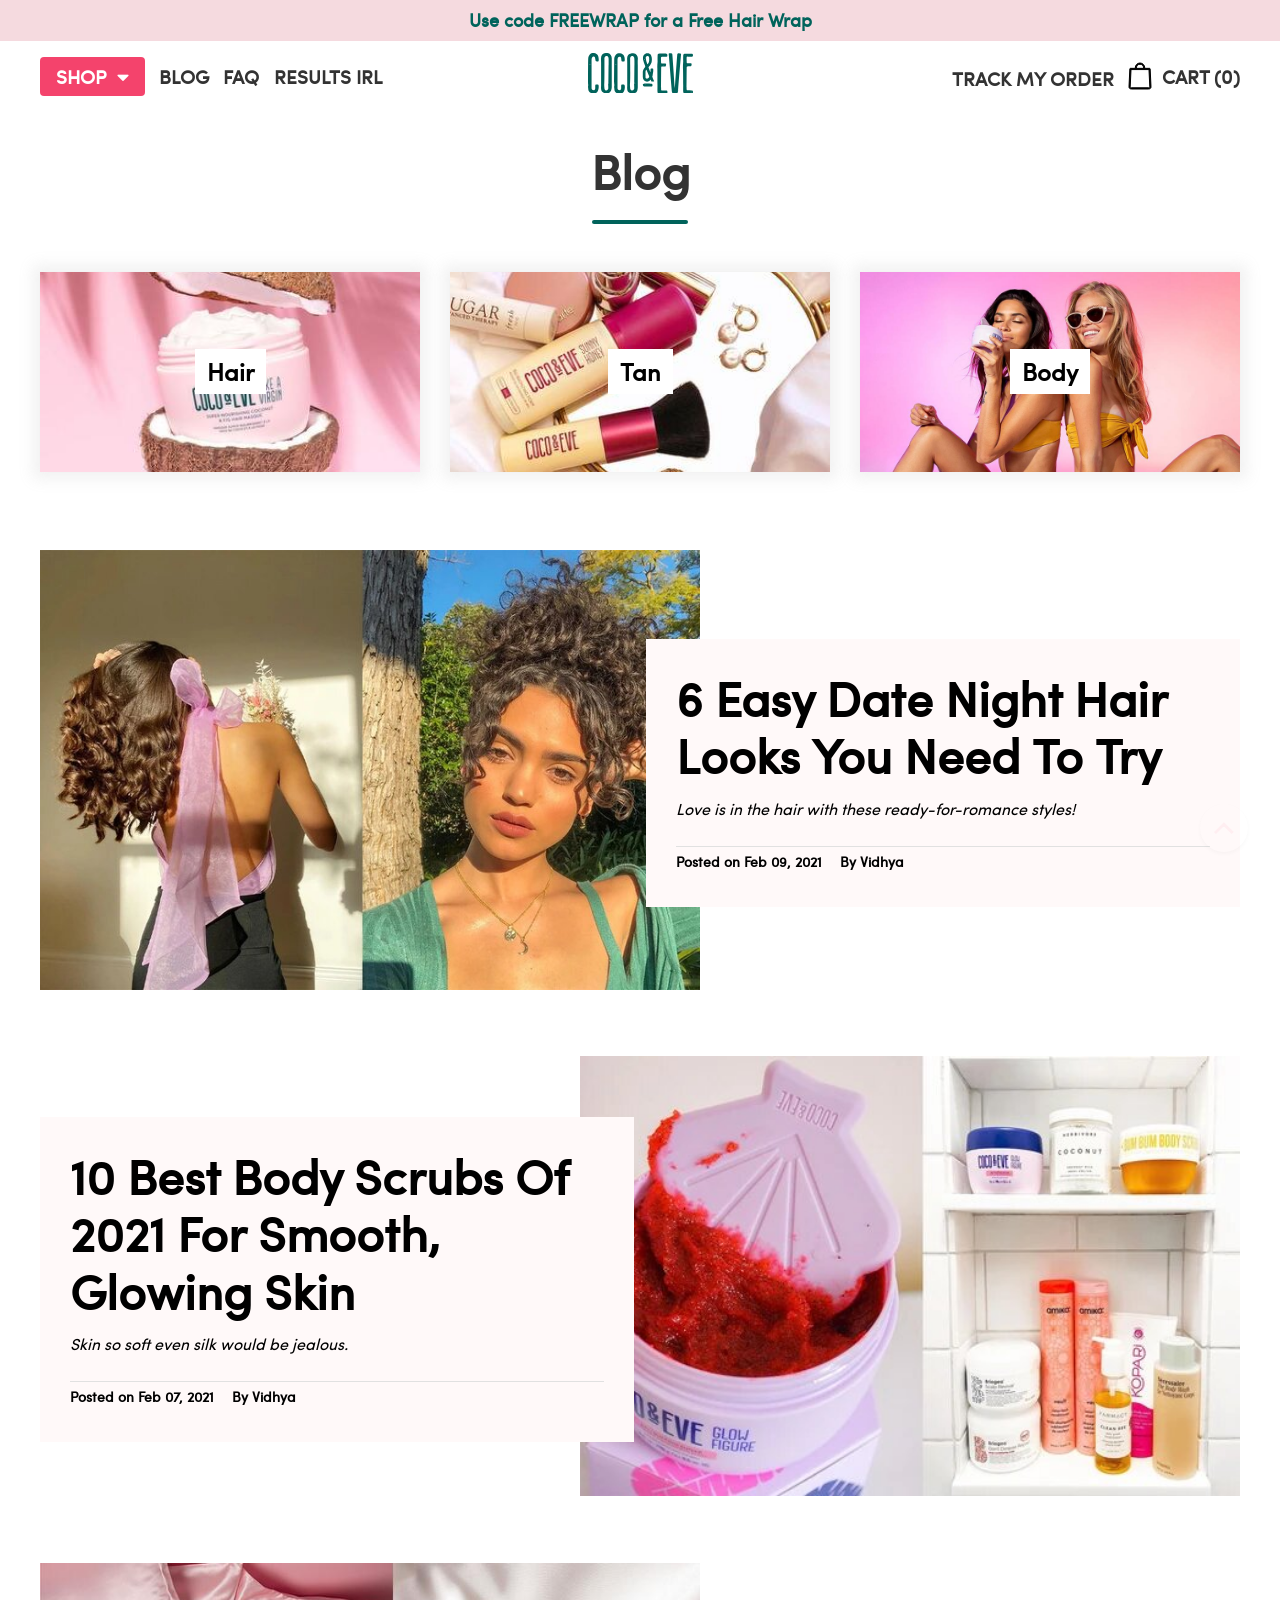
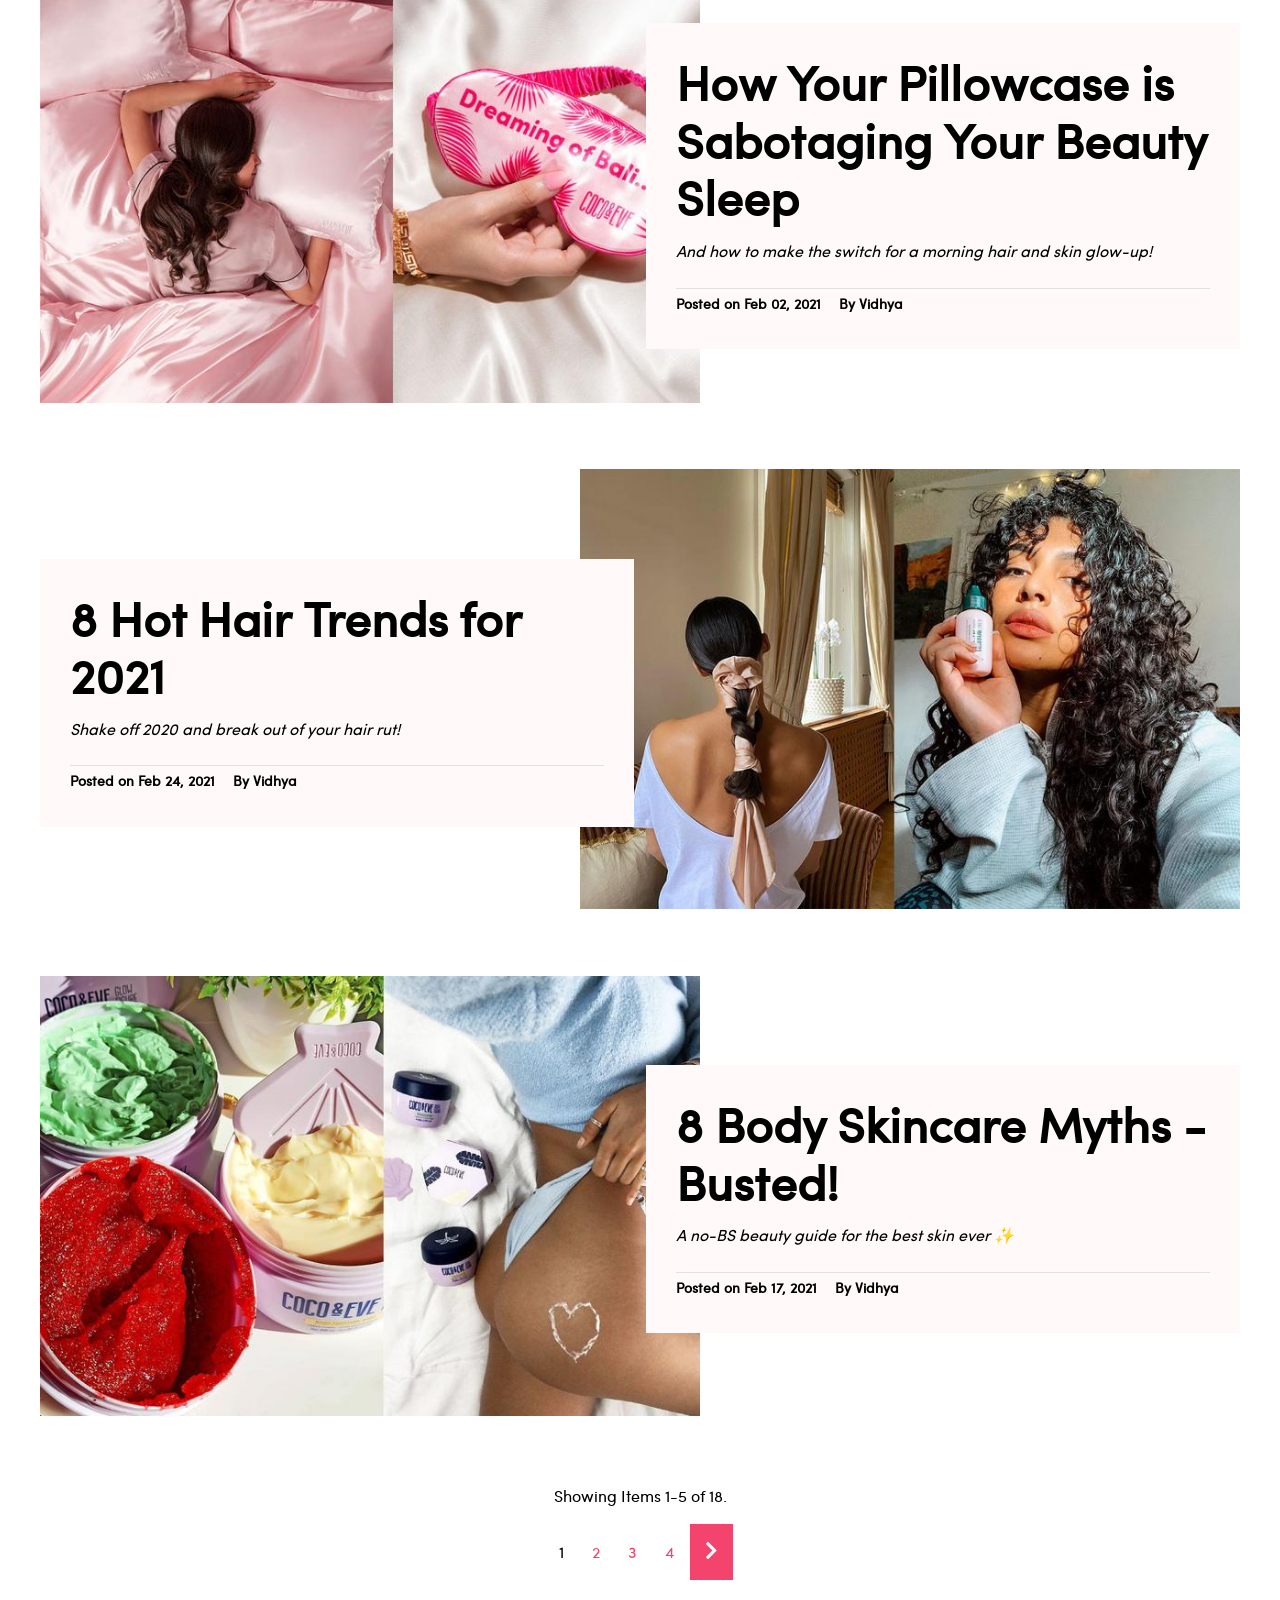
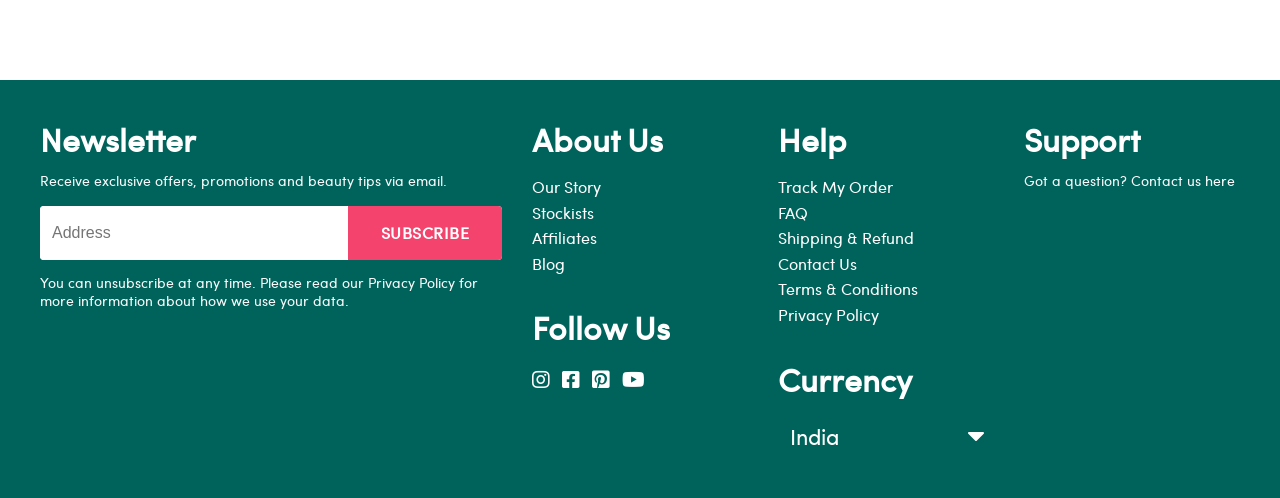
<file: blog.html>
<!DOCTYPE html>
<html lang="en">
  <head>
    <meta charset="utf-8" />
    <meta http-equiv="X-UA-Compatible" content="IE=edge" />
    <!-- <meta http-equiv="refresh" content="5; url=https://www.google.com/" />     -->
    <meta name="description" content="Coco & Eve" />
    <meta name="keywards" content="Coco & Eve" />
    <meta name="author" content="Codeclouds" />
    <meta
      name="viewport"
      content="width=device-width,initial-scale=1.0,maximum-scale=1.0,user-scalable=no"
    />
    <title>Award Winning Bali Beauty Products - Natural &amp; Effective
      &VerticalLine; Coco & Eve</title>

    <!--css file-->
    <!-- <link rel="stylesheet" href="css/aos.css" />   // use scss files -->
    <link rel="stylesheet" href="css/slick.css" />
    <link rel="stylesheet" href="css/slick-theme.css" />
    <link rel="stylesheet" href="./css/style.css" />
    <link rel="stylesheet" href="./css/custom.css" />

    <link rel="shortcut icon" href="./images/favicon.ico" type="image/x-icon" />
  </head>
  <body>
    <!--preloader start-->
    <div id="preloader"><div id="loader"></div></div>

    
    <!--top-header section-->
    <section class="top_header bg-primary-light">
      <div class="container">
        <p><a href="#">Use code FREEWRAP for a Free Hair Wrap</a></p>
      </div>
    </section>


    <!--header section-->
    <header class="header smart-scroll">
      <div class="container header_wrap">

        <!-- menu box left -->
        <div class="header_menu_left">
          <div class="open-nav-menu">
            <span></span>
          </div>         
          <div class="menu-overlay">
            <div class="close-nav-menu">
              <i class="fas fa-times"></i>
            </div>
          </div>
          <!-- navigation menu start -->
          <nav class="nav-menu">
            
            <!--menu mob-->
            <ul class="menu menu-mob">
              <li class="menu-item">
                <a href="#">
                  <button type="button" class="btn btn-primary btn-sm w-100" tabindex="0">Shop All</button>
                </a>
              </li>
              <li class="menu-item menu-item-has-children">
                <a href="#" data-toggle="sub-menu" class="list_menu">
                  <img src="images/megamenu-hair-scrub.jpg" alt="megamenu-hair-scrub" class="sub-menu-img">
                  <span class="right">
                    <span style="color: #00635b;"><small>Haircare</small><br> Like a Virgin</span> <i class="fas fa-angle-down"></i>
                  </span>
                </a>
                <ul class="sub-menu">
                  <li class="menu-item"><a href="#">Nourishing Hair Masque</a></li>
                  <li class="menu-item"><a href="#">Deep Clean Scalp Scrub</a></li>
                  <li class="menu-item"><a href="#">Healthy Hair Bundle</a></li>
                  <li class="menu-item"><a href="#">That's A Wrap Bundle</a></li>
                  <li class="menu-item"><a href="#">Hair Heroes Gift Set</a></li>
                  <li class="menu-item"><a href="#">Hair Kits &amp; Gifts</a></li> 
                  <li class="menu-item"><a href="#"><b>Shop all Hair</b></a></li> 
                </ul>
              </li>
              <li class="menu-item menu-item-has-children">
                <a href="#" data-toggle="sub-menu" class="list_menu">
                  <img src="images/megamenu-tan.jpg" alt="megamenu-tan.jpg" class="sub-menu-img">
                  <span class="right">
                    <span style="color: #ae2573;"><small>Self Tanner</small><br> Sunny Honey</span> <i class="fas fa-angle-down"></i>
                  </span>
                </a>
                <ul class="sub-menu">
                  <li class="menu-item"><a href="#">Bali Bronzing Bundle</a></li>
                      <li class="menu-item"><a href="#">Bali Bronzing Foam</a></li>
                      <li class="menu-item"><a href="#">Tanning Goddess Kit</a></li>
                      <li class="menu-item"><a href="#">Bronzing Face Drops</a></li>
                      <li class="menu-item"><a href="#">Deluxe Vegan Kabuki Brush</a></li>
                      <li class="menu-item"><a href="#">Velvet Tanning Mitt</a></li> 
                  <li class="menu-item"><a href="#"><b>Shop all Tan</b></a></li> 
                </ul>
              </li>    
              <li class="menu-item menu-item-has-children">
                <a href="#" data-toggle="sub-menu" class="list_menu">
                  <img src="images/Nav_Body.jpg" alt="Nav_Body" class="sub-menu-img">
                  <span class="right">
                    <span style="color: #213e7b;"><small>Bodycare</small><br> Glow Figure</span> <i class="fas fa-angle-down"></i>
                  </span>
                </a>
                <ul class="sub-menu">
                  <li class="menu-item"><a href="#">Bali Bod Bundle</a></li>
                  <li class="menu-item"><a href="#">Bali Buffing Sugar</a></li>
                  <li class="menu-item"><a href="#">Bounce Body Masque</a></li>
                  <li class="menu-item"><a href="#">Body Moisture Whip</a></li>
                  <li class="menu-item"><a href="#">Jelly Massage Mitt</a></li>
                  <li class="menu-item"><a href="#">Smooth-on Shell Scoop</a></li>
                  <li class="menu-item"><a href="#"><b>Shop all Hair</b></a></li> 
                </ul>
              </li>
              <li class="menu-item menu-item-has-children">
                <a href="#" data-toggle="sub-menu" class="list_menu">
                  <img src="images/Nav_ShopAll.jpg" alt="Nav_ShopAll" class="sub-menu-img">
                  <span class="right">
                    <span><small>Bundles</small><br> Value Kits</span> <i class="fas fa-angle-down"></i>
                  </span>
                </a>
                <ul class="sub-menu">
                  <li class="menu-item"><a href="#">Healthy Hair Bundle</a></li>
                  <li class="menu-item"><a href="#">That's A Wrap Bundle</a></li>
                  <li class="menu-item"><a href="#">Bali Bod Bundle</a></li>
                  <li class="menu-item"><a href="#">Taste of the Tropics Kit</a></li>
                  <li class="menu-item"><a href="#">Shop all Products</a></li>
                  <li class="menu-item"><a href="#">Shop all Kits & Gifts</a></li>
                  <li class="menu-item"><a href="#"><b>Shop all Hair</b></a></li> 
                </ul>
              </li>
              <li class="menu-item">
                <a href="#">Track My Order</a>
              </li>
              <li class="menu-item">
                <a href="blog.html">Blog</a>
              </li>
              <li class="menu-item">
                <a href="#">Faq</a>
              </li>
              <li class="menu-item">
                <a href="#">Results IRL</a>
              </li>
              <li class="menu-item menu-item-has-children">
                <a href="#" data-toggle="sub-menu"
                  >Info <i class="fas fa-angle-down"></i></a>
                <ul class="sub-menu">
                  <li class="menu-item">
                    <a href="#">Shipping & Refund</a>
                  </li>
                  <li class="menu-item">
                    <a href="terms-and-conditions.html">Terms & Conditions</a>
                  </li>               
                  <li class="menu-item">
                    <a href="privacy-policy.html">Privacy Policy</a>
                  </li> 
                  <li class="menu-item">
                    <a href="contact-us.html">Contact Us</a>
                  </li>
                </ul>
              </li>  
              <li class="menu-item menu-item-has-children">
                <a href="#" data-toggle="sub-menu"
                  >ROW (USD) <i class="fas fa-angle-down"></i></a>
                <ul class="sub-menu">
                  <li class="menu-item">
                    <a href="#">United Kingdom (GBP)</a>
                  </li>
                  <li class="menu-item">
                    <a href="#">USA (USD)</a>
                  </li>               
                  <li class="menu-item">
                    <a href="#">Canada (CAD)</a>
                  </li> 
                  <li class="menu-item">
                    <a href="#">Australia (AUD)</a>
                  </li> 
                  <li class="menu-item">
                    <a href="#">Europe (EUR)</a>
                  </li> 
                  <li class="menu-item">
                    <a href="#">Rest of the World (USD)</a>
                  </li> 
                </ul>
              </li>  
            </ul>

            <!--menu desktop-->
            <ul class="menu menu-desktop">
              <li class="menu-item menu-item-has-children">
                <a href="#" data-toggle="sub-menu"
                  >Shop <i class="fas fa-caret-down"></i></a>
                <ul class="sub-menu">
                  <div class="sub-menu_wrap">
                    <ul class="list list1">
                      <li class="menu-item"><a href="#">hair</a></li>
                      <li class="menu-item"><a href="#">Nourishing Hair Masque</a></li>
                      <li class="menu-item"><a href="#">Deep Clean Scalp Scrub</a></li>
                      <li class="menu-item"><a href="#">Healthy Hair Bundle</a></li>
                      <li class="menu-item"><a href="#">That's A Wrap Bundle</a></li>
                      <li class="menu-item"><a href="#">Hair Heroes Gift Set</a></li>
                      <li class="menu-item"><a href="#">Hair Kits &amp; Gifts</a></li>
                      <li class="menu-item"><a href="#"><img src="images/megamenu-hair-scrub.jpg" alt="megamenu-hair-scrub"></a></li>
                    </ul>
                    <ul class="list list2">
                      <li class="menu-item"><a href="#">Tan</a></li>
                      <li class="menu-item"><a href="#">Bali Bronzing Bundle</a></li>
                      <li class="menu-item"><a href="#">Bali Bronzing Foam</a></li>
                      <li class="menu-item"><a href="#">Tanning Goddess Kit</a></li>
                      <li class="menu-item"><a href="#">Bronzing Face Drops</a></li>
                      <li class="menu-item"><a href="#">Deluxe Vegan Kabuki Brush</a></li>
                      <li class="menu-item"><a href="#">Velvet Tanning Mitt</a></li>
                      <li class="menu-item"><a href="#"><img src="images/megamenu-tan.jpg" alt="megamenu-hair-scrub"></a></li>
                    </ul>                     
                    <ul class="list list3">
                      <li class="menu-item"><a href="#">Body</a></li>
                      <li class="menu-item"><a href="#">Bali Bod Bundle</a></li>
                      <li class="menu-item"><a href="#">Bali Buffing Sugar</a></li>
                      <li class="menu-item"><a href="#">Bounce Body Masque</a></li>
                      <li class="menu-item"><a href="#">Body Moisture Whip</a></li>
                      <li class="menu-item"><a href="#">Jelly Massage Mitt</a></li>
                      <li class="menu-item"><a href="#">Smooth-on Shell Scoop</a></li>
                      <li class="menu-item"><a href="#"><img src="images/Nav_Body.jpg" alt="megamenu-hair-scrub"></a></li>
                    </ul>
                    <ul class="list list4">
                      <li class="menu-item"><a href="#">Bundles</a></li>
                      <li class="menu-item"><a href="#">Healthy Hair Bundle</a></li>
                      <li class="menu-item"><a href="#">That's A Wrap Bundle</a></li>
                      <li class="menu-item"><a href="#">Bali Bod Bundle</a></li>
                      <li class="menu-item"><a href="#">Taste of the Tropics Kit</a></li>
                      <li class="menu-item"><a href="#">Shop all Products</a></li>
                      <li class="menu-item"><a href="#">Shop all Kits & Gifts</a></li>
                      <li class="menu-item"><a href="#"><img src="images/Nav_ShopAll.jpg" alt="megamenu-hair-scrub"></a></li>
                    </ul>
                  </div>                  
                </ul>
              </li>      
              <li class="menu-item">
                <a href="blog.html">Blog</a>
              </li>
              <li class="menu-item">
                <a href="#">Faq</a>
              </li>
              <li class="menu-item">
                <a href="#">Results IRL</a>
              </li>
            </ul>

          </nav>
          <!-- navigation menu end -->
        </div>

        <!--logo box-->
        <div class="logo">
          <a href="index.html">
            <svg xmlns="http://www.w3.org/2000/svg" enable-background="new 0 0 100.4 38.8" viewBox="0 0 100.4 38.8"><g fill="#00635b"><path clip-rule="evenodd" d="m60.2 29.3c-1.2 0-2.3 0-3.5-.1-.5 0-3.8-.4-4.2.7-.1.3-.1.5 0 .8.1.9.5 1.3 1.3 1.3h2.9 3.7c1 0 1.3-.4 1.3-1.4-.1-1-.3-1.3-1.5-1.3zm-4.8.7c-.1.1-.2 0-.3-.1.1-.1.2-.2.3-.1z" fill-rule="evenodd"></path><path d="m63 26.6c-.6-1.3-1.1-2.6-1.5-3.9v-.3l.2-.5c.1-.2.1-.3.1-.5.1-.7.2-1.3.3-2 0-.2 0-.4.1-.6 0-.2.1-.5.1-.7.1-.4.1-.8.1-1.3v-.8c0-.1 0-.3 0-.4v-.1c0-.2-.1-.4-.2-.5-.2-.1-.5-.1-.8-.1h-.8c-.2 0-.4 0-.6.1s-.2.4-.2.4v.2.4.8c0 .5 0 .9-.1 1.4 0 0-.1-.1-.2-.3-.4-.8-.9-2-1.5-3.7-.1-.2-.1-.4-.1-.6 0 0 0-.1.3-.5 1.9-2.1 2.8-4.1 2.8-5.8l.1-1.1-.1-1.3c0-.6-.1-1.3-.4-1.9-.1-.5-.3-1-.6-1.4-.8-1-2-1.5-3.2-1.4-1.2-.1-2.4.5-3.2 1.5-.7.9-1.1 2-1 3.2v.4c-.1.3-.1.6 0 .9.5 2.1 1.2 4.1 2 6v.1c.1.2.1.5.1.8 0 .2-.1.4-.2.5-1.4 1.7-2.1 3.2-2.1 4.5v4.8c0 1.2.4 2.3 1.1 3.2.8.8 1.9 1.3 3 1.3s2.2-.5 2.9-1.3c.1-.1.2-.2.2-.3l.1-.2.1-.1h.1l.1.1v.1l.1.2.1.2c0 .1 0 .2.1.3 0 .1.1.2.1.3.1.3.4.5.9.5h1.5c.4 0 .5-.3.5-.4zm-8.8-19.9-.2.1c-.1-.1-.3-.1-.4-.2v-.2l.2-.1c.1 0 .3.1.4.1zm1.5-3.3c.5-.6 1.5-.7 2.1-.2l.2.1c.3.4.5.9.5 1.4v2.7c-.1 1-.4 2-1.1 2.8-.3.4-.4.5-.5.5s-.2 0-.3-.3c-.7-1.8-1.2-3.7-1.4-5.6 0-.6.2-1.1.5-1.4zm2.5 20.1c-.4.6-1.1 1.1-1.8 1.1-.4 0-.8-.1-1.1-.4-.3-.5-.4-1-.3-1.6v-4.6c0-.6.2-1.2.6-1.7.2-.3.3-.3.3-.3s.1 0 .2.4l2.3 5.5c.1.2.1.5.1.7 0 .3-.1.6-.3.9z"></path><path clip-rule="evenodd" d="m70.8 38.7c-1 0-2 0-3 0-.8 0-1.2-.4-1.3-1.3-.1-.7-.1-1.4-.1-2.1.1-1.7 0-19.2-.1-20.9-.1-1.9 0-3.7.2-5.6.1-.9 0-1.7 0-2.6 0-1.5 0-3 .1-4.4 0-.6.5-1.1 1.1-1.1.5-.1 1-.2 1.5-.2h4.4c.5 0 .9.1 1.4.1.4 0 .8.4.8.8.1.4.1.8.1 1.2 0 .5-.3.8-.8.9-.5 0-1 0-1.6 0-.9 0-1.7 0-2.6 0-.5-.1-1 .3-1.1.8v.2c0 .6-.1 1.2 0 1.8 0 .9 0 1.8.1 2.7 0 .8.2 1 1 1h2.9c.5 0 .9.4.9.9v.2c-.1.4-.1.8-.2 1.1 0 .3-.3.6-.6.6-.5 0-1.1.1-1.6.1s-1 0-1.5.1c-.6.1-.8.3-.8.9 0 1.1-.1 18.1-.1 19.2v1.7c0 .5.4 1 .9 1h.2c1.2 0 2.3.1 3.5.1s1.4.2 1.5 1.4c0 1-.3 1.4-1.3 1.4-1.4.1-2.7 0-3.9 0zm1.3-27.2-.2.1.1.4.2-.1z" fill-rule="evenodd"></path><path d="m85.1 36.4.2.1.2-.3-.2-.1z"></path><path d="m88.2.5c-.2 0-.4 0-.6-.1-.9-.2-2 .1-2.2.8-.2 1-2.2 31.8-2.3 32.1 0 .1 0 .3-.1.3s0-.7-.1-1c-.1-.6-2-30.3-2.3-31.6-.1-.5-.8-.7-1.4-.8-.2 0-.4 0-.6 0s-.5 0-.7 0c-.5.1-.7.2-.7.6 0 .5 0 1.1.1 1.6.2 1.2 2.7 33 3.1 35.2.1.6.4.7 1.1.8.4 0 .8.1 1.2.1.6 0 1.3.1 1.9 0 .5 0 1-.2 1.2-.7.2-.7.4-1.3.4-2 0-1.6 2.7-34 2.8-34.7.1-.3-.3-.6-.8-.6z"></path><path d="m79.4 3.2c.1-.1.2-.2.3-.1v.1c-.1.2-.2.1-.3 0z"></path><path d="m95.4 3.5h2.6 1.6c.5 0 .8-.4.8-.8 0-.4 0-.8-.1-1.2 0-.4-.4-.8-.8-.8-.5-.1-.9-.1-1.4-.1-1.5 0-2.9 0-4.4 0-.5 0-1 .1-1.5.2-.6.1-1 .5-1.1 1.1-.1 1.3-.1 2.8-.1 4.2 0 .9.1 1.7 0 2.6-.2 1.9-.2 3.7-.2 5.6.2 1.7.3 19.3.2 20.9 0 .7 0 1.4.1 2.1.1.9.5 1.3 1.3 1.3h3 3.7c1 0 1.4-.4 1.3-1.4 0-1.2-.3-1.4-1.5-1.4s-2.3 0-3.5-.1c-.5.1-1-.3-1.1-.9v-.2c0-.6-.1-1.1 0-1.7 0-1.1.1-18.1.1-19.2 0-.6.2-.8.8-.9.5 0 1 0 1.5-.1.5 0 1.1 0 1.6-.1.3 0 .6-.2.6-.6.1-.4.1-.8.2-1.1.1-.5-.2-1-.6-1.1h-.2c-1 0-1.9 0-2.9 0-.8 0-1-.3-1-1 0-.9 0-1.8-.1-2.7 0-.6 0-1.2 0-1.8 0-.5.4-1 .9-1zm-2.6-1.1-.2-.1.2-.1.2.1zm5.5 34.8.2-.1c.1 0 .3.1.4.1v.3l-.2.1c-.2-.1-.3-.1-.4-.2zm-.4.4.2.1-.2.1-.2-.1z"></path><path clip-rule="evenodd" d="m22.7 11.4c0-2.1 0-4.3 0-6.4 0-1.1-.3-2.2-1-3.1-.9-1.5-2.7-2.2-4.4-1.8-.4.1-.7.1-1.1.1-1.1 0-2.2.6-2.8 1.5-.7 1.1-1 2.4-1 3.7s.1 2.6.1 3.9v21.6.6c-.1 1-.1 2 0 2.9.1 1.3.7 2.5 1.8 3.2 1.3.9 2.8 1.2 4.3.9 1.6-.2 2.9-1.2 3.5-2.7.4-.9.6-2 .6-3 0-1.8 0-19.5 0-21.4zm-3.2 16.3c-.2.9-.3 1.8-.2 2.8 0 1 .1 2 .1 3 .1.8-.3 1.6-.9 2-.1.1-.2.1-.3.2-.9.3-2-.1-2.3-1.1-.1-.4-.2-.8-.2-1.2-.1-.9-.2-1.8-.2-2.7 0-.2 0-.4 0-.5.3-1.3.2-18.6.2-20 0-.8 0-1.7 0-2.5 0-.9 0-1.8 0-2.6 0-.7.3-1.4.9-1.9.2-.2.5-.3.8-.4 1-.2 1.9.4 2.1 1.4.1.5.2 1 .2 1.5v2.2 3.3c-.1.2-.1 16.3-.2 16.5zm.4 1.5c-.1-.1-.2-.2-.2-.4 0-.1.1-.2.2-.4h.1c.1.1.3.3.2.4s-.1.3-.3.4z" fill-rule="evenodd"></path><path clip-rule="evenodd" d="m47.6 11.4v21.6c0 1-.2 2-.5 3-.6 1.5-1.9 2.5-3.5 2.7-1.5.3-3.1 0-4.3-.9-1.1-.7-1.8-1.9-1.8-3.2-.1-1-.1-2 0-2.9 0-.2 0-.4 0-.6 0-1.9 0-19.7 0-21.6 0-1.3 0-2.6-.1-3.9s.3-2.6 1-3.6c.6-.9 1.7-1.5 2.8-1.6.4 0 .7-.1 1.1-.1 1.7-.4 3.5.3 4.4 1.8.6.9 1 2 1 3.1-.2 1.9-.2 4-.1 6.2zm-3.2-3.5c0-.7 0-1.5-.1-2.2 0-.5-.1-1-.2-1.5-.2-1-1.2-1.6-2.1-1.4-.3.1-.6.2-.8.4-.6.5-.9 1.2-.9 1.9v4.4.7c.1 1.4.2 18.6-.2 20v.5c.1.9.1 1.8.2 2.7 0 .4.1.8.2 1.2.5.9 1.5 1.4 2.5 1.1.1 0 .2-.1.3-.2.7-.5 1-1.2.9-2 0-1-.1-2.1-.1-3.1-.1-.9 0-1.8.2-2.7.1-.2.1-16.3.1-16.5 0-1.1 0-2.2 0-3.3zm.4 20.6h-.1c-.1.1-.1.2-.1.4s0 .4.2.3.3-.2.3-.3c0-.2-.2-.3-.3-.4z" fill-rule="evenodd"></path><path clip-rule="evenodd" d="m34.1 30.1c-.4-.1-.8-.1-1.2 0-.9.1-1.2.4-1.2 1.3v2.2c0 .5-.1 1.1-.5 1.5-.4.5-1.1.6-1.6.4-.7-.2-1.2-.7-1.3-1.4-.1-.4-.1-.8-.1-1.2 0-2.6 0-21.2 0-23.8 0-.8 0-1.6 0-2.4s.1-1.5.4-2.2l.1-.2c.4-.8 1.4-1 2.2-.6.4.3.7.8.8 1.3.1.8.2 1.6.3 2.4 0 .4.3.6.7.7s.8.1 1.3.1h.2c.6 0 1-.6.9-1.1.1-1 0-2-.2-3-.2-1.2-.9-2.3-1.9-3-.7-.5-1.5-.8-2.4-.8-1.5-.2-2.9.3-4 1.3-1 1.1-1.5 2.5-1.5 3.9-.1 2.3-.1 20.6-.1 22.9 0 .5 0 1 .1 1.5s.1 1.1 0 1.6c-.1.4-.2.8-.1 1.3.1.8.2 1.7.3 2.5.2 1.3 1 2.4 2.1 3 1.3.7 2.7.9 4.1.5 1.3-.2 2.4-1 2.9-2.2.8-1.8 1-3.7.7-5.6-.2-.6-.6-.9-1-.9zm-7.4-18.8c-.3 0-.4-.2-.3-.6.4 0 .6.1.6.4-.1.1-.2.2-.3.2z" fill-rule="evenodd"></path><path clip-rule="evenodd" d="m9.3 30.1c-.4-.1-.8-.1-1.2 0-.9.1-1.2.4-1.2 1.3v2.2c0 .5-.1 1.1-.5 1.5-.4.5-1.1.6-1.6.4-.7-.2-1.2-.7-1.3-1.4-.1-.4-.1-.8-.1-1.2 0-2.6 0-21.2 0-23.8 0-.4 0-.8 0-1.2s0-.8 0-1.2c0-.8.1-1.5.4-2.2 0-.1.1-.2.1-.3.5-.7 1.4-1 2.2-.5.4.3.7.8.7 1.3.2.7.3 1.5.4 2.2 0 .4.3.6.7.7s.8.2 1.2.2h.2c.6 0 1-.6.9-1.1.1-1 0-2-.2-3-.2-1.2-.9-2.3-1.9-3-.7-.5-1.5-.8-2.4-.9-1.5-.2-2.9.3-4 1.3-1 1.1-1.5 2.5-1.5 3.9-.2 2.4-.1 20.6-.2 23 0 .5 0 1 .1 1.5s.1 1.1 0 1.6c-.1.4-.1.8-.1 1.2.1.8.2 1.7.3 2.5.2 1.3 1 2.4 2.1 3 1.3.7 2.7.9 4.1.5 1.3-.2 2.4-1 2.9-2.2.8-1.8 1-3.7.7-5.6 0-.4-.4-.7-.8-.7zm-7.4-18.8c-.3 0-.4-.2-.3-.6.4 0 .6.1.6.4-.1.1-.2.2-.3.2z" fill-rule="evenodd"></path></g><path d="m85.3 36.5-.2-.1.2-.3.2.1z" fill="#fff"></path></svg>
          </a>
        </div>

        <!-- menu box right -->
        <div class="header_menu_right">
          <ul class="menu">
            <li class="menu-item"><a href="#">Track My Order</a></li>
            <li class="menu-item" onclick="openbtn()">
              <a href="#">
                <svg xmlns="http://www.w3.org/2000/svg" width="24" height="28" viewBox="0 0 24 28"><path d="M20.389 27H3.613c-.983 0-1.677-.232-2.123-.708-.35-.376-.514-.877-.487-1.484l.834-17.882a.602.602 0 0 1 .598-.58h19.126c.32 0 .583.256.598.58l.838 17.885c.03.607-.135 1.105-.488 1.484-.442.473-1.136.705-2.12.705zM3.009 7.567l-.807 17.302c-.018.393.114.534.158.583.141.15.473.33 1.256.33h16.776c.783 0 1.115-.178 1.256-.33.045-.046.176-.19.158-.58l-.81-17.302H3.009zm4.226-1.678C7.235 3.192 9.373 1 12 1c2.629 0 4.767 2.192 4.767 4.889h-1.196c0-2.022-1.603-3.668-3.57-3.668-1.968 0-3.571 1.646-3.571 3.668z"></path><path fill="none" stroke="#000" d="M20.389 27H3.613c-.983 0-1.677-.232-2.123-.708-.35-.376-.514-.877-.487-1.484l.834-17.882a.602.602 0 0 1 .598-.58h19.126c.32 0 .583.256.598.58l.838 17.885c.03.607-.135 1.105-.488 1.484-.442.473-1.136.705-2.12.705zM3.009 7.567l-.807 17.302c-.018.393.114.534.158.583.141.15.473.33 1.256.33h16.776c.783 0 1.115-.178 1.256-.33.045-.046.176-.19.158-.58l-.81-17.302H3.009zm4.226-1.678C7.235 3.192 9.373 1 12 1c2.629 0 4.767 2.192 4.767 4.889h-1.196c0-2.022-1.603-3.668-3.57-3.668-1.968 0-3.571 1.646-3.571 3.668z"></path></svg>
                <span><span class="mark">Cart</span> (0)</span>
              </a>
            </li>
          </ul>
        </div>
        
        <!--sidebar-->
        <div id="mysidebar" class="sidebar">
          <a href="javascript:void(0)" class="closebtn" onclick="closebtn()">
            <svg xmlns="http://www.w3.org/2000/svg" width="26" height="26" viewBox="0 0 26 26">
              <g transform="rotate(45 13 13)">
                <path d="M-3.25 12.175a.8.8 0 0 1 .8-.8h31.306a.8.8 0 0 1 .8.8v1.65a.8.8 0 0 1-.8.8H-2.45a.8.8 0 0 1-.8-.8z"></path>
              </g>
              <g transform="rotate(-45 13 13)">
                <path d="M29.656 12.175a.8.8 0 0 0-.8-.8H-2.45a.8.8 0 0 0-.8.8v1.65a.8.8 0 0 0 .8.8h31.306a.8.8 0 0 0 .8-.8z"></path>
              </g>
            </svg>
          </a>
          <div class="sidebar_wrap">
            <div class="side_box">
              <h3>Your Cart</h3>
              <ul>
                <li class="cart_table">
                  <div class="span2">
                    <img src="images/Nav_Body.jpg" alt="Nav_Body">
                  </div>
                  <div class="span2">
                    <p>Bali Bod Bundle</p>
                    <div id="field">
                      <button type="button" id="sub" class="sub">
                        <i class="fas fa-minus"></i>
                      </button>                    
                      <input type="number" id="count" value="1" min="1" max="3">
                      <button type="button" id="add" class="add">
                        <i class="fas fa-plus"></i>
                      </button>
                    </div>
                  </div>
                  <div class="text-right">
                    <a href="#">
                      <svg xmlns="http://www.w3.org/2000/svg" width="21" height="27" viewBox="0 0 21 27">
                        <path d="M6.632 23.76L5.526 6.48h1.106l1.105 17.28zm7.736 0h-1.105l1.105-17.28h1.106zM9.948 6.48h1.105v17.28H9.947zM21 4.32h-1.104l-1.027 20.118C18.793 25.875 17.58 27 16.109 27H4.89c-1.471 0-2.684-1.125-2.76-2.563L1.105 4.32H0V3.24h5.526V2.16C5.526.969 6.518 0 7.736 0h5.527c1.219 0 2.21.969 2.21 2.16v1.08H21zM6.632 3.24h7.736V2.16c0-.597-.494-1.08-1.105-1.08H7.737c-.61 0-1.105.483-1.105 1.08zm12.157 1.08H2.211l1.024 20.062c.045.862.773 1.538 1.655 1.538h11.22c.881 0 1.61-.676 1.655-1.538z"></path>
                      </svg>
                    </a>
                    <p class="price"><span class="mark">$32.20</span></p>
                  </div>
                </li>
              </ul>
              <div class="subtotal_box">
                <p class="sub">Subtotal <span>$99.30</span></p>
                <p class="sub">Shipping <span>$4.99</span></p>
                <p><a href="#" id="promo">+ Apply a promo code</a></p>
                <form class="form_container" id="promo_box">
                  <div class="form_row col3">
                    <div class="form-group span2">
                      <label for="Address" class="sr-only">Address</label>
                      <input type="text" class="form-control" placeholder="Address">
                      <small class="error-msg">This is a required field.</small>
                    </div>
                    <div class="form-group">
                      <a href="#" class="btn btn-primary btn-sm">subscribe</a>
                    </div>
                  </div>
                </form>
                <p class="sub total">Total <span>$99.30</span></p>              
              </div>
              <div class="sidebar_list">
                <div>
                  <img src="images/icon7.png" alt="icon7">
                  <span>Fast worldwide delivery</span>
                </div>
                <div>
                  <img src="images/icon8.png" alt="icon8">
                  <span>Winner of 18 Beauty Awards</span>
                </div>
                <div>
                  <img src="images/icon9.png" alt="icon9">
                  <span>100% money back guarantee</span>
                </div>
              </div>
              <div class="cart-drawer">
                <div class="shopify-icon">
                  <svg xmlns="http://www.w3.org/2000/svg" width="114" height="34" viewBox="0 0 114 34">
                    <defs>
                      <clipPath id="2ufra">
                        <path fill="#fff" d="M5.54 0h102.92c2.507 0 4.54 1.458 4.54 3.255v27.49c0 1.797-2.033 3.255-4.54 3.255H5.54C3.034 34 1 32.542 1 30.745V3.255C1 1.458 3.033 0 5.54 0z"></path>
                      </clipPath>
                    </defs>
                    <path fill="#fff" d="M6 0h102c2.762 0 5 1.586 5 3.542v26.916c0 1.956-2.238 3.542-5 3.542H6c-2.761 0-5-1.586-5-3.542V3.542C1 1.586 3.239 0 6 0"></path>
                    <path fill="none" stroke="#d2d0cc" stroke-miterlimit="20" stroke-width="2" d="M5.54 0h102.92c2.507 0 4.54 1.458 4.54 3.255v27.49c0 1.797-2.033 3.255-4.54 3.255H5.54C3.034 34 1 32.542 1 30.745V3.255C1 1.458 3.033 0 5.54 0z" clip-path="url(&quot;#2ufra&quot;)"></path>
                    <path d="M62.262 12.39a2.08 2.08 0 0 1 1.289 1.686c0 1.407-1.16 2.186-2.778 2.186A3.45 3.45 0 0 1 59 15.828l.443-1.254c.456.234.959.366 1.474.387.508 0 .782-.268.782-.602 0-.319-.196-.534-.743-.843a1.962 1.962 0 0 1-1.187-1.624c0-1.24 1.089-2.124 2.66-2.124a2.689 2.689 0 0 1 1.517.295l-.418 1.254a3.035 3.035 0 0 0-1.122-.244c-.508 0-.834.231-.834.588 0 .282.234.486.69.73zm6.44-2.635c.94 0 1.476.603 1.476 1.602a6.428 6.428 0 0 1-.13 1.152l-.705 3.65h-1.8l.678-3.534c.052-.257.08-.518.08-.781 0-.385-.155-.654-.559-.654-.574 0-1.187.72-1.421 1.882l-.6 3.087h-1.799l1.747-9.03h1.796l-.69 3.549.026.013a2.453 2.453 0 0 1 1.904-.935zm5.548.001a2.4 2.4 0 0 1 .289.007c1.293.105 2.253 1.21 2.144 2.464 0 2.19-1.435 4.06-3.56 4.06-.1.005-.202.003-.304-.004-1.3-.1-2.274-1.204-2.17-2.467 0-2.14 1.434-4.06 3.598-4.06zm-.887 5.174c.953 0 1.487-1.661 1.484-2.753 0-.521-.208-1.063-.847-1.063-.979 0-1.513 1.652-1.513 2.663 0 .64.26 1.153.874 1.153zm7.928-5.17c1.317 0 1.852 1.062 1.852 2.253 0 2.151-1.382 4.276-3.495 4.276a2.12 2.12 0 0 1-1.056-.232h-.039l-.496 2.612h-1.799l1.253-6.466c.147-.778.269-1.56.364-2.345h1.588l-.104.948h.026a2.48 2.48 0 0 1 1.905-1.05zm-1.723 5.195c1.006 0 1.696-1.626 1.696-2.766 0-.474-.17-.973-.718-.973-.623 0-1.212.731-1.421 1.832l-.3 1.651c.208.17.471.26.743.256zm6.14-7.735l.09.001a.843.843 0 0 1 .805.883v.066c-.018.548-.489.977-1.051.959h-.026a.816.816 0 0 1-.843-.884v-.01a1.02 1.02 0 0 1 1.024-1.015zm-1.303 2.676h1.807L84.99 16.16h-1.793zm6.394-.01v-.003zm0 0l-.247 1.33h-1.24l-.951 4.943h-1.8l.952-4.942h-.834l.259-1.333h.836l.052-.294a3.329 3.329 0 0 1 1.043-1.998 2.702 2.702 0 0 1 1.76-.59c.335-.015.667.038.979.156l-.352 1.383a1.921 1.921 0 0 0-.574-.09c-.6 0-.965.538-1.069 1.14l-.065.294zm4.33.008H97l-2.204 4.637a11.88 11.88 0 0 1-2.36 3.508A4.131 4.131 0 0 1 90.68 19l-.49-1.499a3.878 3.878 0 0 0 1.015-.5c.41-.272.745-.636.98-1.062a.37.37 0 0 0 .038-.294l-1.083-5.75h1.892s.408 3.813.442 4.303h.024c.506-1.518 1.63-4.299 1.63-4.299z"></path>
                    <path d="M67.89 25.238a2 2 0 0 1-.014.171c-.114.993-.959 1.697-1.886 1.574-.982.103-1.863-.646-1.99-1.694l.976-.138.001.058c.036.563.491.99 1.017.95a.749.749 0 0 0 .078.007c.44.012.805-.359.817-.83 0-.528-.264-.74-1.045-.944-1.133-.284-1.681-.741-1.681-1.759 0-.952.698-1.62 1.787-1.62.886-.114 1.694.546 1.826 1.49l-.947.138c-.05-.476-.44-.826-.886-.798-.533 0-.818.274-.818.71 0 .447.194.658 1.007.87 1.096.284 1.757.683 1.757 1.815zm1.289 1.675v-5.83h3.209v.872h-2.195V23.5h1.773v.827h-1.773v1.717h2.313v.872h-3.328zm8.674-1.821v-.001zm0 0c-.143 1.113-1.048 1.932-2.096 1.896-1.457 0-2.298-1.026-2.298-2.687v-.61a2.503 2.503 0 0 1-.01-.247c.01-1.353 1.043-2.443 2.308-2.431 1.03-.096 1.944.712 2.05 1.815l-1.022.146c-.002-.607-.465-1.097-1.031-1.094-.752 0-1.233.642-1.233 1.79v.632c0 1.156.451 1.79 1.24 1.79.6-.016 1.09-.514 1.138-1.154zm5.195-4.01v3.705c.018.16.02.32 0 .48-.122 1.08-1.038 1.85-2.045 1.718a1.69 1.69 0 0 1-.42 0c-.986-.127-1.692-1.088-1.573-2.148v-3.755h1.026v3.693c0 .929.277 1.327.981 1.327.674 0 1.011-.358 1.011-1.376v-3.64zm1.487.002h1.827c1.183 0 1.92.514 1.92 1.664v.122c.042.708-.41 1.34-1.059 1.483l1.336 2.565H87.46l-1.222-2.39h-.687v2.39h-1.016zm1.81 2.669c.608 0 .924-.276.924-.871v-.114c0-.611-.338-.83-.916-.83h-.804v1.819zm3.327-2.67h3.208v.87h-2.195v1.544h1.773v.825h-1.773v1.71H93v.871h-3.328z"></path>
                    <path fill="#95bf47" d="M31.768 10.043C31.78 10.15 34 25.608 34 25.608L28.556 27 16 24.764s1.498-11.929 1.553-12.348c.075-.557.093-.574.666-.76l1.945-.62a8.339 8.339 0 0 1 1.11-2.964c.799-1.305 1.782-2.04 2.77-2.07a1.58 1.58 0 0 1 1.344.612c.054-.004.106-.01.16-.01a2.059 2.059 0 0 1 1.833 1.298c.118.236.216.484.291.738l.61-.194a.488.488 0 0 1 .446.058l1.334 1.338s1.452.022 1.525.029a.2.2 0 0 1 .18.17zM27.034 8.84c-.158-.521-.522-1.394-1.265-1.54.2.595.3 1.22.298 1.85l.967-.31zm-1.622.52a4.999 4.999 0 0 0-.326-1.98 2.116 2.116 0 0 0-.712.534 5.16 5.16 0 0 0-1.058 2.115zm-1.346-2.687c-1.522.048-2.856 2.506-3.196 4.144l1.722-.55a6.014 6.014 0 0 1 1.3-2.812c.22-.249.48-.457.768-.616a.99.99 0 0 0-.594-.162z"></path>
                    <path fill="#5e8e3e" d="M31.782 9.403a139.15 139.15 0 0 0-1.401-.028c-.701-.01-1.116-1.179-1.226-1.296A.27.27 0 0 0 29 8v18l5-1.348s-2.04-14.98-2.05-15.086a.189.189 0 0 0-.165-.167z"></path>
                    <path fill="#fff" d="M26 12.24l-.611 2.466a3.246 3.246 0 0 0-1.492-.28c-1.188.083-1.2.89-1.188 1.09.064 1.105 2.76 1.346 2.91 3.933.12 2.034-1.003 3.426-2.615 3.535-1.103.104-2.195-.296-3.004-1.1l.41-1.882a3.567 3.567 0 0 0 1.93.814c.423-.012.756-.388.744-.839l-.002-.04c-.085-1.44-2.278-1.355-2.417-3.72-.117-1.992 1.096-4.01 3.773-4.193a3.064 3.064 0 0 1 1.559.212z"></path>
                    <path fill="#d2d0cc" d="M45 29h1V6h-1z"></path>
                  </svg>
                </div>
                <img src="images/cart.png" alt="cart" class="cart">
              </div>
              <p class="text-center got">Got a question? Email us at: <a href="#">hello@cocoandeve.com</a></p>            
            </div>  
            <div class="sidebar_btn">
              <a href="#" class="btn btn-primary w-100">Secure Checkout</a>
            </div> 
          </div>
        </div>
        
      </div>
    </header>

    <!--blog-header section-->
    <section class="blog_header">
      <div class="container">
        <h2>Blog</h2>
        <div class="blog_header_box">
          <div class="hair_box">
            <span>Hair</span>
          </div>
          <div class="tan_box">
            <span>Tan</span>
          </div>
          <div class="body_box">
            <span>Body</span>
          </div>
        </div>
      </div>
    </section>
    
    <!--blog-articles section-->
    <section class="blog_articles">
      <div class="container">
        <!--single prod-->
        <div class="single_article odd">
          <div class="article_image">
            <img src="images/article1.jpg" alt="article1">
          </div>  
          <div class="article_body">
            <h2><a href="blog-post.html">6 Easy Date Night Hair Looks You Need To Try</a></h2>
            <p class="tag">Love is in the hair with these ready-for-romance styles!</p>
            <div class="post_meta">      
              <span class="posted">
                Posted on <time datetime="Feb 09, 2021">Feb 09, 2021</time>
              </span>
              <span class="posted_by">
                By Vidhya
              </span>
            </div>  
          </div>  
        </div>

        <!--single prod-->
        <div class="single_article even">   
          <div class="article_image">
            <img src="images/article2.jpg" alt="article2">
          </div>         
          <div class="article_body">
            <h2><a href="blog-post.html">10 Best Body Scrubs Of 2021 For Smooth, Glowing Skin</a></h2>
            <p class="tag">Skin so soft even silk would be jealous.</p>
            <div class="post_meta">      
              <span class="posted">
                Posted on <time datetime="Feb 07, 2021">Feb 07, 2021 </time>
              </span>
              <span class="posted_by">
                By Vidhya
              </span>
            </div>  
          </div>          
        </div>

        <!--single prod-->
        <div class="single_article odd">   
          <div class="article_image">
            <img src="images/article3.jpg" alt="article3">
          </div>         
          <div class="article_body">
            <h2><a href="blog-post.html">How Your Pillowcase is Sabotaging Your Beauty Sleep</a></h2>
            <p class="tag">And how to make the switch for a morning hair and skin glow-up!</p>
            <div class="post_meta">      
              <span class="posted">
                Posted on <time datetime="Feb 02, 2021">Feb 02, 2021 </time>
              </span>
              <span class="posted_by">
                By Vidhya
              </span>
            </div>  
          </div>          
        </div>

        <!--single prod-->
        <div class="single_article even">   
          <div class="article_image">
            <img src="images/article4.jpg" alt="article4">
          </div>         
          <div class="article_body">
            <h2><a href="blog-post.html">8 Hot Hair Trends for 2021</a></h2>
            <p class="tag">Shake off 2020 and break out of your hair rut!</p>
            <div class="post_meta">      
              <span class="posted">
                Posted on <time datetime="Feb 24, 2021">Feb 24, 2021</time>
              </span>
              <span class="posted_by">
                By Vidhya
              </span>
            </div>  
          </div>          
        </div>

        <!--single prod-->
        <div class="single_article odd">   
          <div class="article_image">
            <img src="images/article5.jpg" alt="article5">
          </div>         
          <div class="article_body">
            <h2><a href="blog-post.html">8 Body Skincare Myths - Busted!</a></h2>
            <p class="tag">A no-BS beauty guide for the best skin ever ✨</p>
            <div class="post_meta">      
              <span class="posted">
                Posted on <time datetime="Feb 17, 2021">Feb 17, 2021</time>
              </span>
              <span class="posted_by">
                By Vidhya
              </span>
            </div>  
          </div>          
        </div>

      </div>
    </section>

    <!--pagination section-->
    <section class="section_pagination">
      <div class="container">
        <p>Showing Items 1-5 of 18.</p>
        <ul>
          <li>1</li>
          <li><a href="#">2</a></li>
          <li><a href="#">3</a></li>
          <li><a href="#">4</a></li>
          <li><a href="#"><i class="fas fa-chevron-right"></i></a></li>
        </ul>
      </div>
    </section>
    
    

    <!--footer section-->
    <section class="section_footer bg-secondary">
      <div class="container">
        <div class="section_footer_wrap">
          <div class="span2">
            <h3>Newsletter</h3>
            <p>Receive exclusive offers, promotions and beauty tips via email.</p>
            <form class="form_container">
              <div class="form_row col3">
                <div class="form-group span2">
                  <label for="Address" class="sr-only">Address</label>
                  <input type="text" class="form-control" placeholder="Address">
                  <small class="error-msg">This is a required field.</small>
                </div>
                <div class="form-group">
                  <a href="#" class="btn btn-primary btn-sm">subscribe</a>
                </div>
              </div>
            </form>
            <p>You can unsubscribe at any time. Please read our Privacy Policy for more information about how we use your data.</p>
          </div>
          <div>
            <h3>About Us</h3>
            <ul class="links">
              <li><a href="#">Our Story</a></li>
              <li><a href="#">Stockists</a></li>
              <li><a href="#">Affiliates</a></li>
              <li><a href="#">Blog</a></li>
            </ul>
            <h3>Follow Us</h3>
            <ul class="social">
              <li><a href="#"><i class="fab fa-instagram"></i></a></li>
              <li><a href="#"><i class="fab fa-facebook-square"></i></a></li>
              <li><a href="#"><i class="fab fa-pinterest-square"></i></a></li>
              <li><a href="#"><i class="fab fa-youtube"></i></a></li>
            </ul>
          </div>
          <div>
            <h3>Help</h3>
            <ul class="links">
              <li><a href="#">Track My Order</a></li>
              <li><a href="#">FAQ</a></li>
              <li><a href="#">Shipping & Refund</a></li>
              <li><a href="contact-us.html">Contact Us</a></li>
              <li><a href="terms-and-conditions.html">Terms & Conditions</a></li>
              <li><a href="privacy-policy.html">Privacy Policy</a></li>
            </ul>
            <h3>Currency</h3>
            <div class="form_container">
              <div class="form-group">
                <label for="country" class="sr-only">country</label>
                <select class="form-control currency" id="">
                  <option>India</option>
                  <option>Usa</option>
                </select>
              </div>
            </div>
          </div>
          <div>
            <h3>Support</h3>
            <p>Got a question? Contact us <a href="#">here</a></p>
          </div>
        </div>
      </div>
    </section>

    <!--scroll to top-->
    <a href="#" class="scrollup"></a>

    <!--js file-->
    <script src="js/jquery-1.11.2.min.js"></script>
    <script src="js/aos.js"></script>
    <script src="js/sidebar_menu.js"></script>
    <script src="js/slick.js"></script>
    <script src="js/script.js"></script>
  </body>
</html>
</file>
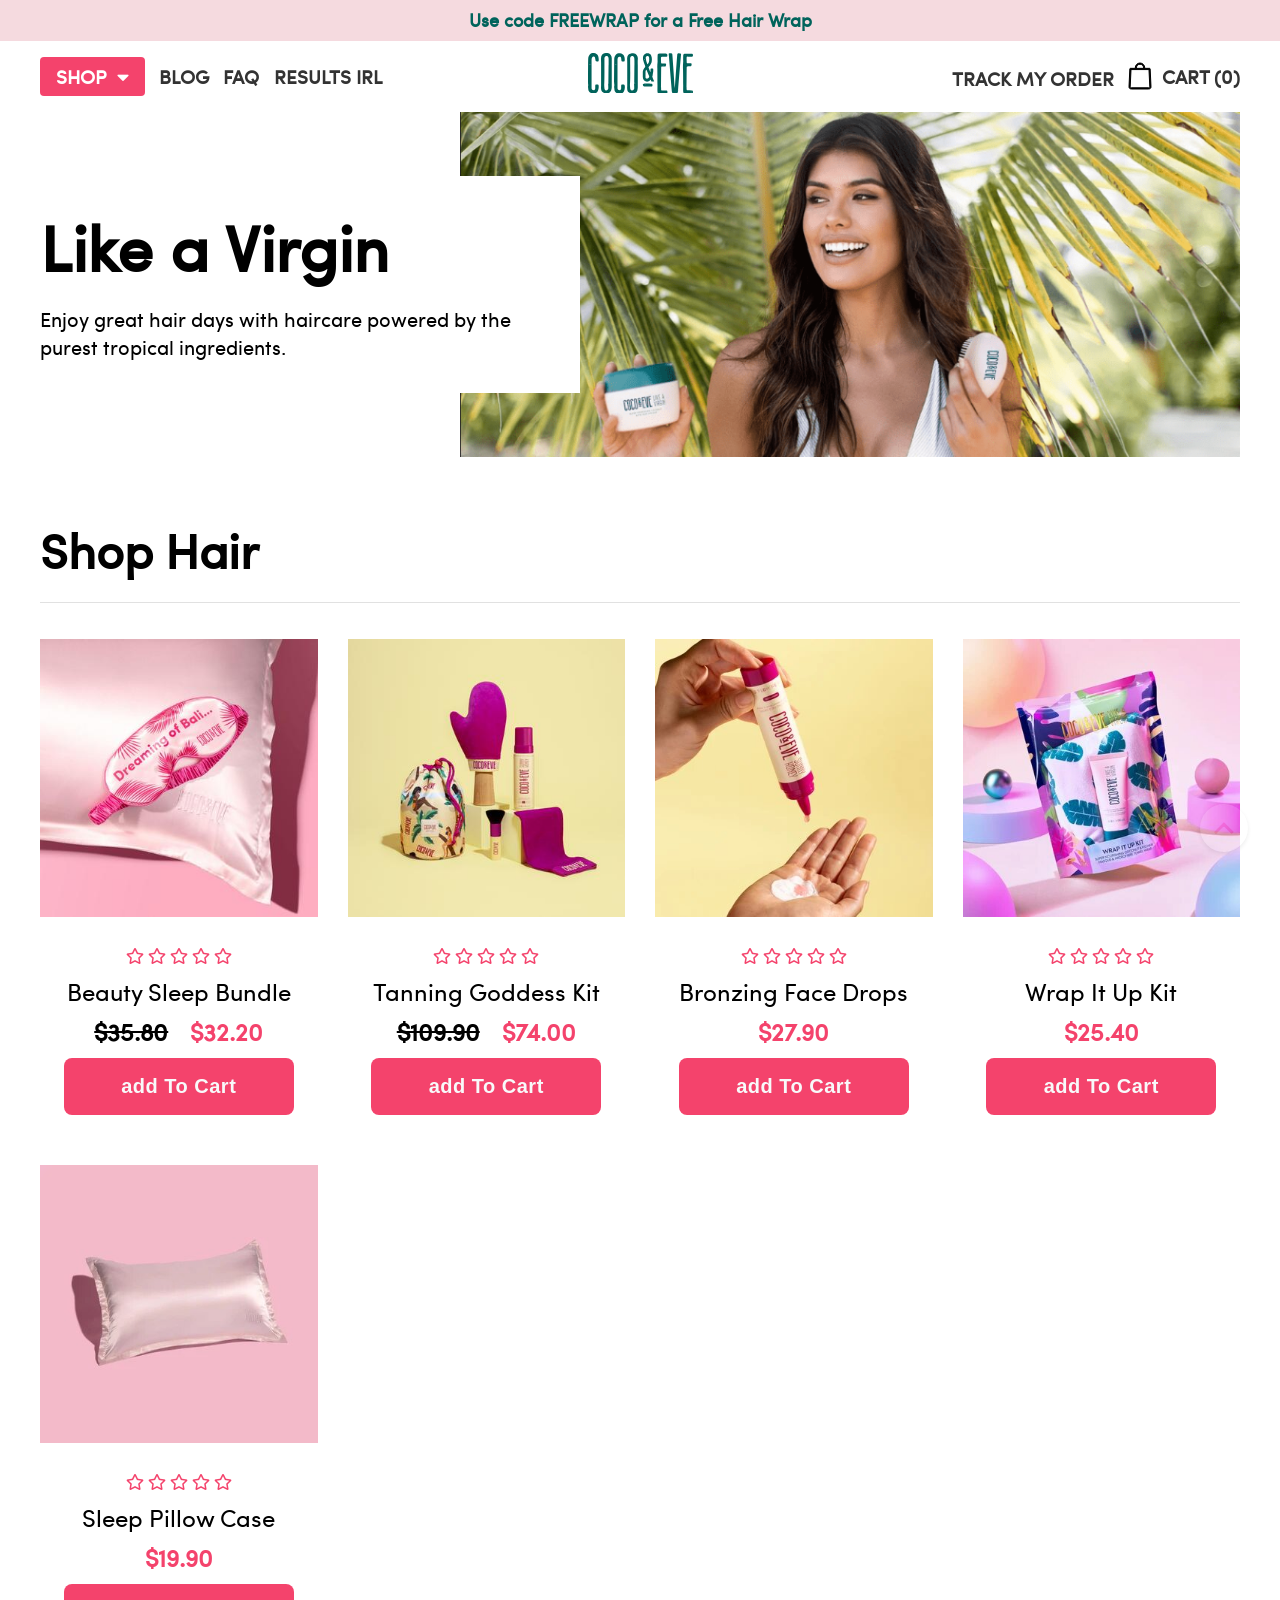
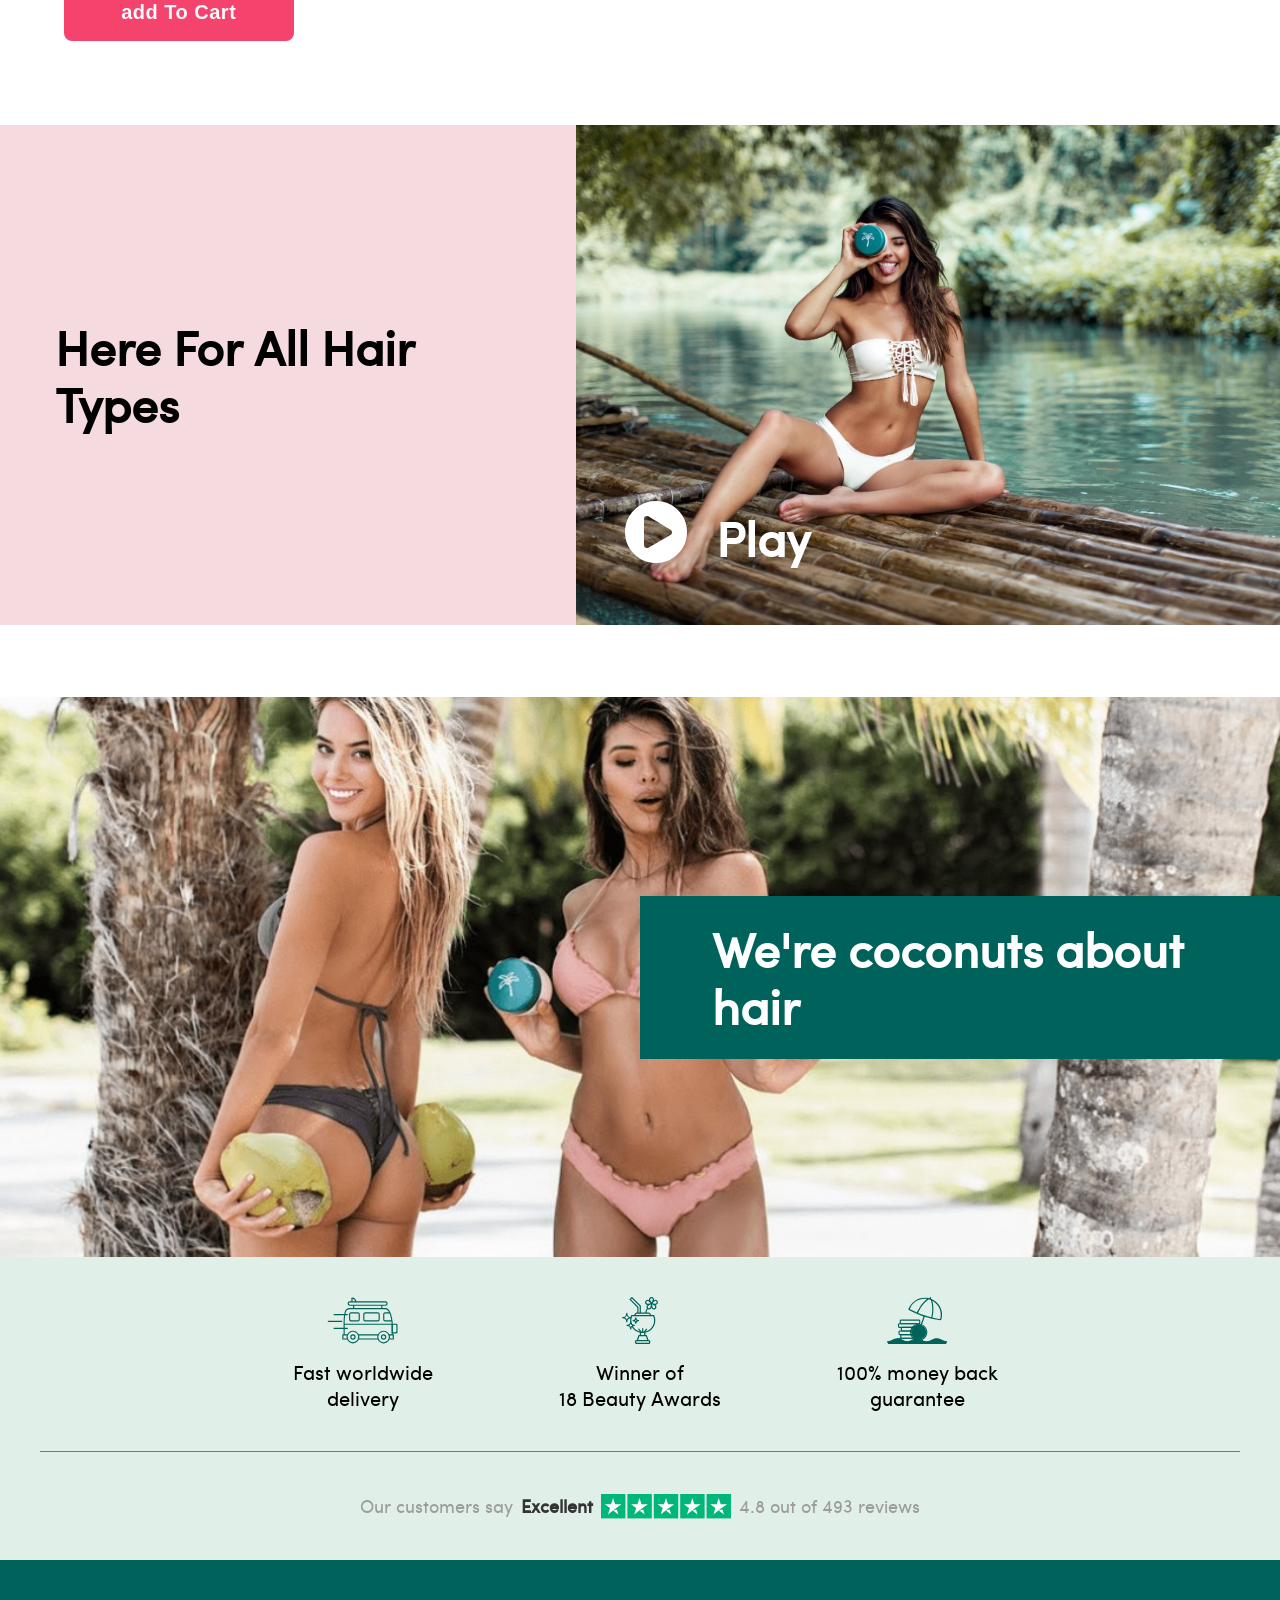
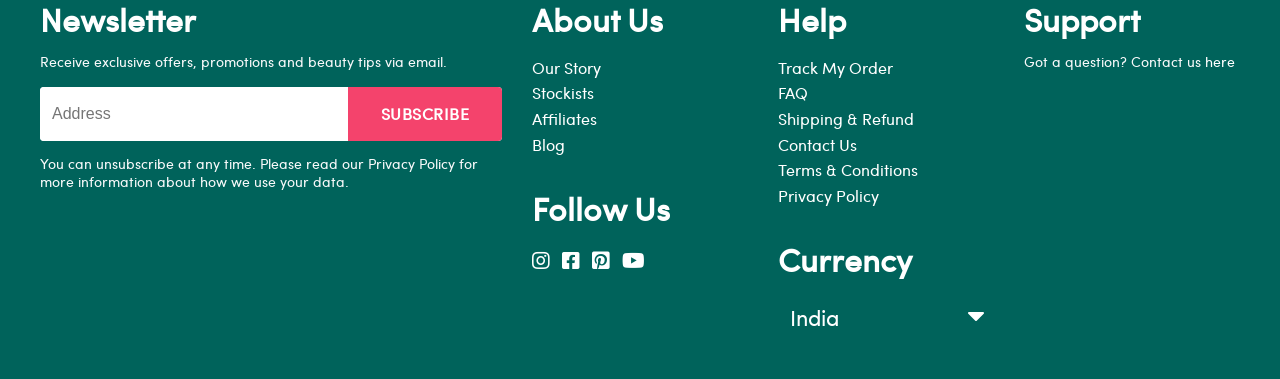
<file: collections.html>
<!DOCTYPE html>
<html lang="en">
  <head>
    <meta charset="utf-8" />
    <meta http-equiv="X-UA-Compatible" content="IE=edge" />
    <!-- <meta http-equiv="refresh" content="5; url=https://www.google.com/" />     -->
    <meta name="description" content="Coco & Eve" />
    <meta name="keywards" content="Coco & Eve" />
    <meta name="author" content="Codeclouds" />
    <meta
      name="viewport"
      content="width=device-width,initial-scale=1.0,maximum-scale=1.0,user-scalable=no"
    />
    <title>Award Winning Bali Beauty Products - Natural &amp; Effective
      &VerticalLine; Coco & Eve</title>

    <!--css file-->
    <!-- <link rel="stylesheet" href="css/aos.css" />   // use scss files -->
    <link rel="stylesheet" href="css/slick.css" />
    <link rel="stylesheet" href="css/slick-theme.css" />
    <link rel="stylesheet" href="./css/style.css" />
    <link rel="stylesheet" href="./css/custom.css" />

    <link rel="shortcut icon" href="./images/favicon.ico" type="image/x-icon" />
  </head>
  <body>
    <!--preloader start-->
    <div id="preloader"><div id="loader"></div></div>

    
    <!--top-header section-->
    <section class="top_header bg-primary-light">
      <div class="container">
        <p><a href="#">Use code FREEWRAP for a Free Hair Wrap</a></p>
      </div>
    </section>


    <!--header section-->
    <header class="header smart-scroll">
      <div class="container header_wrap">

        <!-- menu box left -->
        <div class="header_menu_left">
          <div class="open-nav-menu">
            <span></span>
          </div>         
          <div class="menu-overlay">
            <div class="close-nav-menu">
              <i class="fas fa-times"></i>
            </div>
          </div>
          <!-- navigation menu start -->
          <nav class="nav-menu">
            
            <!--menu mob-->
            <ul class="menu menu-mob">
              <li class="menu-item">
                <a href="#">
                  <button type="button" class="btn btn-primary btn-sm w-100" tabindex="0">Shop All</button>
                </a>
              </li>
              <li class="menu-item menu-item-has-children">
                <a href="#" data-toggle="sub-menu" class="list_menu">
                  <img src="images/megamenu-hair-scrub.jpg" alt="megamenu-hair-scrub" class="sub-menu-img">
                  <span class="right">
                    <span style="color: #00635b;"><small>Haircare</small><br> Like a Virgin</span> <i class="fas fa-angle-down"></i>
                  </span>
                </a>
                <ul class="sub-menu">
                  <li class="menu-item"><a href="#">Nourishing Hair Masque</a></li>
                  <li class="menu-item"><a href="#">Deep Clean Scalp Scrub</a></li>
                  <li class="menu-item"><a href="#">Healthy Hair Bundle</a></li>
                  <li class="menu-item"><a href="#">That's A Wrap Bundle</a></li>
                  <li class="menu-item"><a href="#">Hair Heroes Gift Set</a></li>
                  <li class="menu-item"><a href="#">Hair Kits &amp; Gifts</a></li> 
                  <li class="menu-item"><a href="#"><b>Shop all Hair</b></a></li> 
                </ul>
              </li>
              <li class="menu-item menu-item-has-children">
                <a href="#" data-toggle="sub-menu" class="list_menu">
                  <img src="images/megamenu-tan.jpg" alt="megamenu-tan.jpg" class="sub-menu-img">
                  <span class="right">
                    <span style="color: #ae2573;"><small>Self Tanner</small><br> Sunny Honey</span> <i class="fas fa-angle-down"></i>
                  </span>
                </a>
                <ul class="sub-menu">
                  <li class="menu-item"><a href="#">Bali Bronzing Bundle</a></li>
                      <li class="menu-item"><a href="#">Bali Bronzing Foam</a></li>
                      <li class="menu-item"><a href="#">Tanning Goddess Kit</a></li>
                      <li class="menu-item"><a href="#">Bronzing Face Drops</a></li>
                      <li class="menu-item"><a href="#">Deluxe Vegan Kabuki Brush</a></li>
                      <li class="menu-item"><a href="#">Velvet Tanning Mitt</a></li> 
                  <li class="menu-item"><a href="#"><b>Shop all Tan</b></a></li> 
                </ul>
              </li>    
              <li class="menu-item menu-item-has-children">
                <a href="#" data-toggle="sub-menu" class="list_menu">
                  <img src="images/Nav_Body.jpg" alt="Nav_Body" class="sub-menu-img">
                  <span class="right">
                    <span style="color: #213e7b;"><small>Bodycare</small><br> Glow Figure</span> <i class="fas fa-angle-down"></i>
                  </span>
                </a>
                <ul class="sub-menu">
                  <li class="menu-item"><a href="#">Bali Bod Bundle</a></li>
                  <li class="menu-item"><a href="#">Bali Buffing Sugar</a></li>
                  <li class="menu-item"><a href="#">Bounce Body Masque</a></li>
                  <li class="menu-item"><a href="#">Body Moisture Whip</a></li>
                  <li class="menu-item"><a href="#">Jelly Massage Mitt</a></li>
                  <li class="menu-item"><a href="#">Smooth-on Shell Scoop</a></li>
                  <li class="menu-item"><a href="#"><b>Shop all Hair</b></a></li> 
                </ul>
              </li>
              <li class="menu-item menu-item-has-children">
                <a href="#" data-toggle="sub-menu" class="list_menu">
                  <img src="images/Nav_ShopAll.jpg" alt="Nav_ShopAll" class="sub-menu-img">
                  <span class="right">
                    <span><small>Bundles</small><br> Value Kits</span> <i class="fas fa-angle-down"></i>
                  </span>
                </a>
                <ul class="sub-menu">
                  <li class="menu-item"><a href="#">Healthy Hair Bundle</a></li>
                  <li class="menu-item"><a href="#">That's A Wrap Bundle</a></li>
                  <li class="menu-item"><a href="#">Bali Bod Bundle</a></li>
                  <li class="menu-item"><a href="#">Taste of the Tropics Kit</a></li>
                  <li class="menu-item"><a href="#">Shop all Products</a></li>
                  <li class="menu-item"><a href="#">Shop all Kits & Gifts</a></li>
                  <li class="menu-item"><a href="#"><b>Shop all Hair</b></a></li> 
                </ul>
              </li>
              <li class="menu-item">
                <a href="#">Track My Order</a>
              </li>
              <li class="menu-item">
                <a href="blog.html">Blog</a>
              </li>
              <li class="menu-item">
                <a href="#">Faq</a>
              </li>
              <li class="menu-item">
                <a href="#">Results IRL</a>
              </li>
              <li class="menu-item menu-item-has-children">
                <a href="#" data-toggle="sub-menu"
                  >Info <i class="fas fa-angle-down"></i></a>
                <ul class="sub-menu">
                  <li class="menu-item">
                    <a href="#">Shipping & Refund</a>
                  </li>
                  <li class="menu-item">
                    <a href="terms-and-conditions.html">Terms & Conditions</a>
                  </li>               
                  <li class="menu-item">
                    <a href="privacy-policy.html">Privacy Policy</a>
                  </li> 
                  <li class="menu-item">
                    <a href="contact-us.html">Contact Us</a>
                  </li>
                </ul>
              </li>  
              <li class="menu-item menu-item-has-children">
                <a href="#" data-toggle="sub-menu"
                  >ROW (USD) <i class="fas fa-angle-down"></i></a>
                <ul class="sub-menu">
                  <li class="menu-item">
                    <a href="#">United Kingdom (GBP)</a>
                  </li>
                  <li class="menu-item">
                    <a href="#">USA (USD)</a>
                  </li>               
                  <li class="menu-item">
                    <a href="#">Canada (CAD)</a>
                  </li> 
                  <li class="menu-item">
                    <a href="#">Australia (AUD)</a>
                  </li> 
                  <li class="menu-item">
                    <a href="#">Europe (EUR)</a>
                  </li> 
                  <li class="menu-item">
                    <a href="#">Rest of the World (USD)</a>
                  </li> 
                </ul>
              </li>  
            </ul>

            <!--menu desktop-->
            <ul class="menu menu-desktop">
              <li class="menu-item menu-item-has-children">
                <a href="#" data-toggle="sub-menu"
                  >Shop <i class="fas fa-caret-down"></i></a>
                <ul class="sub-menu">
                  <div class="sub-menu_wrap">
                    <ul class="list list1">
                      <li class="menu-item"><a href="#">hair</a></li>
                      <li class="menu-item"><a href="#">Nourishing Hair Masque</a></li>
                      <li class="menu-item"><a href="#">Deep Clean Scalp Scrub</a></li>
                      <li class="menu-item"><a href="#">Healthy Hair Bundle</a></li>
                      <li class="menu-item"><a href="#">That's A Wrap Bundle</a></li>
                      <li class="menu-item"><a href="#">Hair Heroes Gift Set</a></li>
                      <li class="menu-item"><a href="#">Hair Kits &amp; Gifts</a></li>
                      <li class="menu-item"><a href="#"><img src="images/megamenu-hair-scrub.jpg" alt="megamenu-hair-scrub"></a></li>
                    </ul>
                    <ul class="list list2">
                      <li class="menu-item"><a href="#">Tan</a></li>
                      <li class="menu-item"><a href="#">Bali Bronzing Bundle</a></li>
                      <li class="menu-item"><a href="#">Bali Bronzing Foam</a></li>
                      <li class="menu-item"><a href="#">Tanning Goddess Kit</a></li>
                      <li class="menu-item"><a href="#">Bronzing Face Drops</a></li>
                      <li class="menu-item"><a href="#">Deluxe Vegan Kabuki Brush</a></li>
                      <li class="menu-item"><a href="#">Velvet Tanning Mitt</a></li>
                      <li class="menu-item"><a href="#"><img src="images/megamenu-tan.jpg" alt="megamenu-hair-scrub"></a></li>
                    </ul>                     
                    <ul class="list list3">
                      <li class="menu-item"><a href="#">Body</a></li>
                      <li class="menu-item"><a href="#">Bali Bod Bundle</a></li>
                      <li class="menu-item"><a href="#">Bali Buffing Sugar</a></li>
                      <li class="menu-item"><a href="#">Bounce Body Masque</a></li>
                      <li class="menu-item"><a href="#">Body Moisture Whip</a></li>
                      <li class="menu-item"><a href="#">Jelly Massage Mitt</a></li>
                      <li class="menu-item"><a href="#">Smooth-on Shell Scoop</a></li>
                      <li class="menu-item"><a href="#"><img src="images/Nav_Body.jpg" alt="megamenu-hair-scrub"></a></li>
                    </ul>
                    <ul class="list list4">
                      <li class="menu-item"><a href="#">Bundles</a></li>
                      <li class="menu-item"><a href="#">Healthy Hair Bundle</a></li>
                      <li class="menu-item"><a href="#">That's A Wrap Bundle</a></li>
                      <li class="menu-item"><a href="#">Bali Bod Bundle</a></li>
                      <li class="menu-item"><a href="#">Taste of the Tropics Kit</a></li>
                      <li class="menu-item"><a href="#">Shop all Products</a></li>
                      <li class="menu-item"><a href="#">Shop all Kits & Gifts</a></li>
                      <li class="menu-item"><a href="#"><img src="images/Nav_ShopAll.jpg" alt="megamenu-hair-scrub"></a></li>
                    </ul>
                  </div>                  
                </ul>
              </li>      
              <li class="menu-item">
                <a href="blog.html">Blog</a>
              </li>
              <li class="menu-item">
                <a href="#">Faq</a>
              </li>
              <li class="menu-item">
                <a href="#">Results IRL</a>
              </li>
            </ul>

          </nav>
          <!-- navigation menu end -->
        </div>

        <!--logo box-->
        <div class="logo">
          <a href="index.html">
            <svg xmlns="http://www.w3.org/2000/svg" enable-background="new 0 0 100.4 38.8" viewBox="0 0 100.4 38.8"><g fill="#00635b"><path clip-rule="evenodd" d="m60.2 29.3c-1.2 0-2.3 0-3.5-.1-.5 0-3.8-.4-4.2.7-.1.3-.1.5 0 .8.1.9.5 1.3 1.3 1.3h2.9 3.7c1 0 1.3-.4 1.3-1.4-.1-1-.3-1.3-1.5-1.3zm-4.8.7c-.1.1-.2 0-.3-.1.1-.1.2-.2.3-.1z" fill-rule="evenodd"></path><path d="m63 26.6c-.6-1.3-1.1-2.6-1.5-3.9v-.3l.2-.5c.1-.2.1-.3.1-.5.1-.7.2-1.3.3-2 0-.2 0-.4.1-.6 0-.2.1-.5.1-.7.1-.4.1-.8.1-1.3v-.8c0-.1 0-.3 0-.4v-.1c0-.2-.1-.4-.2-.5-.2-.1-.5-.1-.8-.1h-.8c-.2 0-.4 0-.6.1s-.2.4-.2.4v.2.4.8c0 .5 0 .9-.1 1.4 0 0-.1-.1-.2-.3-.4-.8-.9-2-1.5-3.7-.1-.2-.1-.4-.1-.6 0 0 0-.1.3-.5 1.9-2.1 2.8-4.1 2.8-5.8l.1-1.1-.1-1.3c0-.6-.1-1.3-.4-1.9-.1-.5-.3-1-.6-1.4-.8-1-2-1.5-3.2-1.4-1.2-.1-2.4.5-3.2 1.5-.7.9-1.1 2-1 3.2v.4c-.1.3-.1.6 0 .9.5 2.1 1.2 4.1 2 6v.1c.1.2.1.5.1.8 0 .2-.1.4-.2.5-1.4 1.7-2.1 3.2-2.1 4.5v4.8c0 1.2.4 2.3 1.1 3.2.8.8 1.9 1.3 3 1.3s2.2-.5 2.9-1.3c.1-.1.2-.2.2-.3l.1-.2.1-.1h.1l.1.1v.1l.1.2.1.2c0 .1 0 .2.1.3 0 .1.1.2.1.3.1.3.4.5.9.5h1.5c.4 0 .5-.3.5-.4zm-8.8-19.9-.2.1c-.1-.1-.3-.1-.4-.2v-.2l.2-.1c.1 0 .3.1.4.1zm1.5-3.3c.5-.6 1.5-.7 2.1-.2l.2.1c.3.4.5.9.5 1.4v2.7c-.1 1-.4 2-1.1 2.8-.3.4-.4.5-.5.5s-.2 0-.3-.3c-.7-1.8-1.2-3.7-1.4-5.6 0-.6.2-1.1.5-1.4zm2.5 20.1c-.4.6-1.1 1.1-1.8 1.1-.4 0-.8-.1-1.1-.4-.3-.5-.4-1-.3-1.6v-4.6c0-.6.2-1.2.6-1.7.2-.3.3-.3.3-.3s.1 0 .2.4l2.3 5.5c.1.2.1.5.1.7 0 .3-.1.6-.3.9z"></path><path clip-rule="evenodd" d="m70.8 38.7c-1 0-2 0-3 0-.8 0-1.2-.4-1.3-1.3-.1-.7-.1-1.4-.1-2.1.1-1.7 0-19.2-.1-20.9-.1-1.9 0-3.7.2-5.6.1-.9 0-1.7 0-2.6 0-1.5 0-3 .1-4.4 0-.6.5-1.1 1.1-1.1.5-.1 1-.2 1.5-.2h4.4c.5 0 .9.1 1.4.1.4 0 .8.4.8.8.1.4.1.8.1 1.2 0 .5-.3.8-.8.9-.5 0-1 0-1.6 0-.9 0-1.7 0-2.6 0-.5-.1-1 .3-1.1.8v.2c0 .6-.1 1.2 0 1.8 0 .9 0 1.8.1 2.7 0 .8.2 1 1 1h2.9c.5 0 .9.4.9.9v.2c-.1.4-.1.8-.2 1.1 0 .3-.3.6-.6.6-.5 0-1.1.1-1.6.1s-1 0-1.5.1c-.6.1-.8.3-.8.9 0 1.1-.1 18.1-.1 19.2v1.7c0 .5.4 1 .9 1h.2c1.2 0 2.3.1 3.5.1s1.4.2 1.5 1.4c0 1-.3 1.4-1.3 1.4-1.4.1-2.7 0-3.9 0zm1.3-27.2-.2.1.1.4.2-.1z" fill-rule="evenodd"></path><path d="m85.1 36.4.2.1.2-.3-.2-.1z"></path><path d="m88.2.5c-.2 0-.4 0-.6-.1-.9-.2-2 .1-2.2.8-.2 1-2.2 31.8-2.3 32.1 0 .1 0 .3-.1.3s0-.7-.1-1c-.1-.6-2-30.3-2.3-31.6-.1-.5-.8-.7-1.4-.8-.2 0-.4 0-.6 0s-.5 0-.7 0c-.5.1-.7.2-.7.6 0 .5 0 1.1.1 1.6.2 1.2 2.7 33 3.1 35.2.1.6.4.7 1.1.8.4 0 .8.1 1.2.1.6 0 1.3.1 1.9 0 .5 0 1-.2 1.2-.7.2-.7.4-1.3.4-2 0-1.6 2.7-34 2.8-34.7.1-.3-.3-.6-.8-.6z"></path><path d="m79.4 3.2c.1-.1.2-.2.3-.1v.1c-.1.2-.2.1-.3 0z"></path><path d="m95.4 3.5h2.6 1.6c.5 0 .8-.4.8-.8 0-.4 0-.8-.1-1.2 0-.4-.4-.8-.8-.8-.5-.1-.9-.1-1.4-.1-1.5 0-2.9 0-4.4 0-.5 0-1 .1-1.5.2-.6.1-1 .5-1.1 1.1-.1 1.3-.1 2.8-.1 4.2 0 .9.1 1.7 0 2.6-.2 1.9-.2 3.7-.2 5.6.2 1.7.3 19.3.2 20.9 0 .7 0 1.4.1 2.1.1.9.5 1.3 1.3 1.3h3 3.7c1 0 1.4-.4 1.3-1.4 0-1.2-.3-1.4-1.5-1.4s-2.3 0-3.5-.1c-.5.1-1-.3-1.1-.9v-.2c0-.6-.1-1.1 0-1.7 0-1.1.1-18.1.1-19.2 0-.6.2-.8.8-.9.5 0 1 0 1.5-.1.5 0 1.1 0 1.6-.1.3 0 .6-.2.6-.6.1-.4.1-.8.2-1.1.1-.5-.2-1-.6-1.1h-.2c-1 0-1.9 0-2.9 0-.8 0-1-.3-1-1 0-.9 0-1.8-.1-2.7 0-.6 0-1.2 0-1.8 0-.5.4-1 .9-1zm-2.6-1.1-.2-.1.2-.1.2.1zm5.5 34.8.2-.1c.1 0 .3.1.4.1v.3l-.2.1c-.2-.1-.3-.1-.4-.2zm-.4.4.2.1-.2.1-.2-.1z"></path><path clip-rule="evenodd" d="m22.7 11.4c0-2.1 0-4.3 0-6.4 0-1.1-.3-2.2-1-3.1-.9-1.5-2.7-2.2-4.4-1.8-.4.1-.7.1-1.1.1-1.1 0-2.2.6-2.8 1.5-.7 1.1-1 2.4-1 3.7s.1 2.6.1 3.9v21.6.6c-.1 1-.1 2 0 2.9.1 1.3.7 2.5 1.8 3.2 1.3.9 2.8 1.2 4.3.9 1.6-.2 2.9-1.2 3.5-2.7.4-.9.6-2 .6-3 0-1.8 0-19.5 0-21.4zm-3.2 16.3c-.2.9-.3 1.8-.2 2.8 0 1 .1 2 .1 3 .1.8-.3 1.6-.9 2-.1.1-.2.1-.3.2-.9.3-2-.1-2.3-1.1-.1-.4-.2-.8-.2-1.2-.1-.9-.2-1.8-.2-2.7 0-.2 0-.4 0-.5.3-1.3.2-18.6.2-20 0-.8 0-1.7 0-2.5 0-.9 0-1.8 0-2.6 0-.7.3-1.4.9-1.9.2-.2.5-.3.8-.4 1-.2 1.9.4 2.1 1.4.1.5.2 1 .2 1.5v2.2 3.3c-.1.2-.1 16.3-.2 16.5zm.4 1.5c-.1-.1-.2-.2-.2-.4 0-.1.1-.2.2-.4h.1c.1.1.3.3.2.4s-.1.3-.3.4z" fill-rule="evenodd"></path><path clip-rule="evenodd" d="m47.6 11.4v21.6c0 1-.2 2-.5 3-.6 1.5-1.9 2.5-3.5 2.7-1.5.3-3.1 0-4.3-.9-1.1-.7-1.8-1.9-1.8-3.2-.1-1-.1-2 0-2.9 0-.2 0-.4 0-.6 0-1.9 0-19.7 0-21.6 0-1.3 0-2.6-.1-3.9s.3-2.6 1-3.6c.6-.9 1.7-1.5 2.8-1.6.4 0 .7-.1 1.1-.1 1.7-.4 3.5.3 4.4 1.8.6.9 1 2 1 3.1-.2 1.9-.2 4-.1 6.2zm-3.2-3.5c0-.7 0-1.5-.1-2.2 0-.5-.1-1-.2-1.5-.2-1-1.2-1.6-2.1-1.4-.3.1-.6.2-.8.4-.6.5-.9 1.2-.9 1.9v4.4.7c.1 1.4.2 18.6-.2 20v.5c.1.9.1 1.8.2 2.7 0 .4.1.8.2 1.2.5.9 1.5 1.4 2.5 1.1.1 0 .2-.1.3-.2.7-.5 1-1.2.9-2 0-1-.1-2.1-.1-3.1-.1-.9 0-1.8.2-2.7.1-.2.1-16.3.1-16.5 0-1.1 0-2.2 0-3.3zm.4 20.6h-.1c-.1.1-.1.2-.1.4s0 .4.2.3.3-.2.3-.3c0-.2-.2-.3-.3-.4z" fill-rule="evenodd"></path><path clip-rule="evenodd" d="m34.1 30.1c-.4-.1-.8-.1-1.2 0-.9.1-1.2.4-1.2 1.3v2.2c0 .5-.1 1.1-.5 1.5-.4.5-1.1.6-1.6.4-.7-.2-1.2-.7-1.3-1.4-.1-.4-.1-.8-.1-1.2 0-2.6 0-21.2 0-23.8 0-.8 0-1.6 0-2.4s.1-1.5.4-2.2l.1-.2c.4-.8 1.4-1 2.2-.6.4.3.7.8.8 1.3.1.8.2 1.6.3 2.4 0 .4.3.6.7.7s.8.1 1.3.1h.2c.6 0 1-.6.9-1.1.1-1 0-2-.2-3-.2-1.2-.9-2.3-1.9-3-.7-.5-1.5-.8-2.4-.8-1.5-.2-2.9.3-4 1.3-1 1.1-1.5 2.5-1.5 3.9-.1 2.3-.1 20.6-.1 22.9 0 .5 0 1 .1 1.5s.1 1.1 0 1.6c-.1.4-.2.8-.1 1.3.1.8.2 1.7.3 2.5.2 1.3 1 2.4 2.1 3 1.3.7 2.7.9 4.1.5 1.3-.2 2.4-1 2.9-2.2.8-1.8 1-3.7.7-5.6-.2-.6-.6-.9-1-.9zm-7.4-18.8c-.3 0-.4-.2-.3-.6.4 0 .6.1.6.4-.1.1-.2.2-.3.2z" fill-rule="evenodd"></path><path clip-rule="evenodd" d="m9.3 30.1c-.4-.1-.8-.1-1.2 0-.9.1-1.2.4-1.2 1.3v2.2c0 .5-.1 1.1-.5 1.5-.4.5-1.1.6-1.6.4-.7-.2-1.2-.7-1.3-1.4-.1-.4-.1-.8-.1-1.2 0-2.6 0-21.2 0-23.8 0-.4 0-.8 0-1.2s0-.8 0-1.2c0-.8.1-1.5.4-2.2 0-.1.1-.2.1-.3.5-.7 1.4-1 2.2-.5.4.3.7.8.7 1.3.2.7.3 1.5.4 2.2 0 .4.3.6.7.7s.8.2 1.2.2h.2c.6 0 1-.6.9-1.1.1-1 0-2-.2-3-.2-1.2-.9-2.3-1.9-3-.7-.5-1.5-.8-2.4-.9-1.5-.2-2.9.3-4 1.3-1 1.1-1.5 2.5-1.5 3.9-.2 2.4-.1 20.6-.2 23 0 .5 0 1 .1 1.5s.1 1.1 0 1.6c-.1.4-.1.8-.1 1.2.1.8.2 1.7.3 2.5.2 1.3 1 2.4 2.1 3 1.3.7 2.7.9 4.1.5 1.3-.2 2.4-1 2.9-2.2.8-1.8 1-3.7.7-5.6 0-.4-.4-.7-.8-.7zm-7.4-18.8c-.3 0-.4-.2-.3-.6.4 0 .6.1.6.4-.1.1-.2.2-.3.2z" fill-rule="evenodd"></path></g><path d="m85.3 36.5-.2-.1.2-.3.2.1z" fill="#fff"></path></svg>
          </a>
        </div>

        <!-- menu box right -->
        <div class="header_menu_right">
          <ul class="menu">
            <li class="menu-item"><a href="#">Track My Order</a></li>
            <li class="menu-item" onclick="openbtn()">
              <a href="#">
                <svg xmlns="http://www.w3.org/2000/svg" width="24" height="28" viewBox="0 0 24 28"><path d="M20.389 27H3.613c-.983 0-1.677-.232-2.123-.708-.35-.376-.514-.877-.487-1.484l.834-17.882a.602.602 0 0 1 .598-.58h19.126c.32 0 .583.256.598.58l.838 17.885c.03.607-.135 1.105-.488 1.484-.442.473-1.136.705-2.12.705zM3.009 7.567l-.807 17.302c-.018.393.114.534.158.583.141.15.473.33 1.256.33h16.776c.783 0 1.115-.178 1.256-.33.045-.046.176-.19.158-.58l-.81-17.302H3.009zm4.226-1.678C7.235 3.192 9.373 1 12 1c2.629 0 4.767 2.192 4.767 4.889h-1.196c0-2.022-1.603-3.668-3.57-3.668-1.968 0-3.571 1.646-3.571 3.668z"></path><path fill="none" stroke="#000" d="M20.389 27H3.613c-.983 0-1.677-.232-2.123-.708-.35-.376-.514-.877-.487-1.484l.834-17.882a.602.602 0 0 1 .598-.58h19.126c.32 0 .583.256.598.58l.838 17.885c.03.607-.135 1.105-.488 1.484-.442.473-1.136.705-2.12.705zM3.009 7.567l-.807 17.302c-.018.393.114.534.158.583.141.15.473.33 1.256.33h16.776c.783 0 1.115-.178 1.256-.33.045-.046.176-.19.158-.58l-.81-17.302H3.009zm4.226-1.678C7.235 3.192 9.373 1 12 1c2.629 0 4.767 2.192 4.767 4.889h-1.196c0-2.022-1.603-3.668-3.57-3.668-1.968 0-3.571 1.646-3.571 3.668z"></path></svg>
                <span><span class="mark">Cart</span> (0)</span>
              </a>
            </li>
          </ul>
        </div>
        
        <!--sidebar-->
        <div id="mysidebar" class="sidebar">
          <a href="javascript:void(0)" class="closebtn" onclick="closebtn()">
            <svg xmlns="http://www.w3.org/2000/svg" width="26" height="26" viewBox="0 0 26 26">
              <g transform="rotate(45 13 13)">
                <path d="M-3.25 12.175a.8.8 0 0 1 .8-.8h31.306a.8.8 0 0 1 .8.8v1.65a.8.8 0 0 1-.8.8H-2.45a.8.8 0 0 1-.8-.8z"></path>
              </g>
              <g transform="rotate(-45 13 13)">
                <path d="M29.656 12.175a.8.8 0 0 0-.8-.8H-2.45a.8.8 0 0 0-.8.8v1.65a.8.8 0 0 0 .8.8h31.306a.8.8 0 0 0 .8-.8z"></path>
              </g>
            </svg>
          </a>
          <div class="sidebar_wrap">
            <div class="side_box">
              <h3>Your Cart</h3>
              <ul>
                <li class="cart_table">
                  <div class="span2">
                    <img src="images/Nav_Body.jpg" alt="Nav_Body">
                  </div>
                  <div class="span2">
                    <p>Bali Bod Bundle</p>
                    <div id="field">
                      <button type="button" id="sub" class="sub">
                        <i class="fas fa-minus"></i>
                      </button>                    
                      <input type="number" id="count" value="1" min="1" max="3">
                      <button type="button" id="add" class="add">
                        <i class="fas fa-plus"></i>
                      </button>
                    </div>
                  </div>
                  <div class="text-right">
                    <a href="#">
                      <svg xmlns="http://www.w3.org/2000/svg" width="21" height="27" viewBox="0 0 21 27">
                        <path d="M6.632 23.76L5.526 6.48h1.106l1.105 17.28zm7.736 0h-1.105l1.105-17.28h1.106zM9.948 6.48h1.105v17.28H9.947zM21 4.32h-1.104l-1.027 20.118C18.793 25.875 17.58 27 16.109 27H4.89c-1.471 0-2.684-1.125-2.76-2.563L1.105 4.32H0V3.24h5.526V2.16C5.526.969 6.518 0 7.736 0h5.527c1.219 0 2.21.969 2.21 2.16v1.08H21zM6.632 3.24h7.736V2.16c0-.597-.494-1.08-1.105-1.08H7.737c-.61 0-1.105.483-1.105 1.08zm12.157 1.08H2.211l1.024 20.062c.045.862.773 1.538 1.655 1.538h11.22c.881 0 1.61-.676 1.655-1.538z"></path>
                      </svg>
                    </a>
                    <p class="price"><span class="mark">$32.20</span></p>
                  </div>
                </li>
              </ul>
              <div class="subtotal_box">
                <p class="sub">Subtotal <span>$99.30</span></p>
                <p class="sub">Shipping <span>$4.99</span></p>
                <p><a href="#" id="promo">+ Apply a promo code</a></p>
                <form class="form_container" id="promo_box">
                  <div class="form_row col3">
                    <div class="form-group span2">
                      <label for="Address" class="sr-only">Address</label>
                      <input type="text" class="form-control" placeholder="Address">
                      <small class="error-msg">This is a required field.</small>
                    </div>
                    <div class="form-group">
                      <a href="#" class="btn btn-primary btn-sm">subscribe</a>
                    </div>
                  </div>
                </form>
                <p class="sub total">Total <span>$99.30</span></p>              
              </div>
              <div class="sidebar_list">
                <div>
                  <img src="images/icon7.png" alt="icon7">
                  <span>Fast worldwide delivery</span>
                </div>
                <div>
                  <img src="images/icon8.png" alt="icon8">
                  <span>Winner of 18 Beauty Awards</span>
                </div>
                <div>
                  <img src="images/icon9.png" alt="icon9">
                  <span>100% money back guarantee</span>
                </div>
              </div>
              <div class="cart-drawer">
                <div class="shopify-icon">
                  <svg xmlns="http://www.w3.org/2000/svg" width="114" height="34" viewBox="0 0 114 34">
                    <defs>
                      <clipPath id="2ufra">
                        <path fill="#fff" d="M5.54 0h102.92c2.507 0 4.54 1.458 4.54 3.255v27.49c0 1.797-2.033 3.255-4.54 3.255H5.54C3.034 34 1 32.542 1 30.745V3.255C1 1.458 3.033 0 5.54 0z"></path>
                      </clipPath>
                    </defs>
                    <path fill="#fff" d="M6 0h102c2.762 0 5 1.586 5 3.542v26.916c0 1.956-2.238 3.542-5 3.542H6c-2.761 0-5-1.586-5-3.542V3.542C1 1.586 3.239 0 6 0"></path>
                    <path fill="none" stroke="#d2d0cc" stroke-miterlimit="20" stroke-width="2" d="M5.54 0h102.92c2.507 0 4.54 1.458 4.54 3.255v27.49c0 1.797-2.033 3.255-4.54 3.255H5.54C3.034 34 1 32.542 1 30.745V3.255C1 1.458 3.033 0 5.54 0z" clip-path="url(&quot;#2ufra&quot;)"></path>
                    <path d="M62.262 12.39a2.08 2.08 0 0 1 1.289 1.686c0 1.407-1.16 2.186-2.778 2.186A3.45 3.45 0 0 1 59 15.828l.443-1.254c.456.234.959.366 1.474.387.508 0 .782-.268.782-.602 0-.319-.196-.534-.743-.843a1.962 1.962 0 0 1-1.187-1.624c0-1.24 1.089-2.124 2.66-2.124a2.689 2.689 0 0 1 1.517.295l-.418 1.254a3.035 3.035 0 0 0-1.122-.244c-.508 0-.834.231-.834.588 0 .282.234.486.69.73zm6.44-2.635c.94 0 1.476.603 1.476 1.602a6.428 6.428 0 0 1-.13 1.152l-.705 3.65h-1.8l.678-3.534c.052-.257.08-.518.08-.781 0-.385-.155-.654-.559-.654-.574 0-1.187.72-1.421 1.882l-.6 3.087h-1.799l1.747-9.03h1.796l-.69 3.549.026.013a2.453 2.453 0 0 1 1.904-.935zm5.548.001a2.4 2.4 0 0 1 .289.007c1.293.105 2.253 1.21 2.144 2.464 0 2.19-1.435 4.06-3.56 4.06-.1.005-.202.003-.304-.004-1.3-.1-2.274-1.204-2.17-2.467 0-2.14 1.434-4.06 3.598-4.06zm-.887 5.174c.953 0 1.487-1.661 1.484-2.753 0-.521-.208-1.063-.847-1.063-.979 0-1.513 1.652-1.513 2.663 0 .64.26 1.153.874 1.153zm7.928-5.17c1.317 0 1.852 1.062 1.852 2.253 0 2.151-1.382 4.276-3.495 4.276a2.12 2.12 0 0 1-1.056-.232h-.039l-.496 2.612h-1.799l1.253-6.466c.147-.778.269-1.56.364-2.345h1.588l-.104.948h.026a2.48 2.48 0 0 1 1.905-1.05zm-1.723 5.195c1.006 0 1.696-1.626 1.696-2.766 0-.474-.17-.973-.718-.973-.623 0-1.212.731-1.421 1.832l-.3 1.651c.208.17.471.26.743.256zm6.14-7.735l.09.001a.843.843 0 0 1 .805.883v.066c-.018.548-.489.977-1.051.959h-.026a.816.816 0 0 1-.843-.884v-.01a1.02 1.02 0 0 1 1.024-1.015zm-1.303 2.676h1.807L84.99 16.16h-1.793zm6.394-.01v-.003zm0 0l-.247 1.33h-1.24l-.951 4.943h-1.8l.952-4.942h-.834l.259-1.333h.836l.052-.294a3.329 3.329 0 0 1 1.043-1.998 2.702 2.702 0 0 1 1.76-.59c.335-.015.667.038.979.156l-.352 1.383a1.921 1.921 0 0 0-.574-.09c-.6 0-.965.538-1.069 1.14l-.065.294zm4.33.008H97l-2.204 4.637a11.88 11.88 0 0 1-2.36 3.508A4.131 4.131 0 0 1 90.68 19l-.49-1.499a3.878 3.878 0 0 0 1.015-.5c.41-.272.745-.636.98-1.062a.37.37 0 0 0 .038-.294l-1.083-5.75h1.892s.408 3.813.442 4.303h.024c.506-1.518 1.63-4.299 1.63-4.299z"></path>
                    <path d="M67.89 25.238a2 2 0 0 1-.014.171c-.114.993-.959 1.697-1.886 1.574-.982.103-1.863-.646-1.99-1.694l.976-.138.001.058c.036.563.491.99 1.017.95a.749.749 0 0 0 .078.007c.44.012.805-.359.817-.83 0-.528-.264-.74-1.045-.944-1.133-.284-1.681-.741-1.681-1.759 0-.952.698-1.62 1.787-1.62.886-.114 1.694.546 1.826 1.49l-.947.138c-.05-.476-.44-.826-.886-.798-.533 0-.818.274-.818.71 0 .447.194.658 1.007.87 1.096.284 1.757.683 1.757 1.815zm1.289 1.675v-5.83h3.209v.872h-2.195V23.5h1.773v.827h-1.773v1.717h2.313v.872h-3.328zm8.674-1.821v-.001zm0 0c-.143 1.113-1.048 1.932-2.096 1.896-1.457 0-2.298-1.026-2.298-2.687v-.61a2.503 2.503 0 0 1-.01-.247c.01-1.353 1.043-2.443 2.308-2.431 1.03-.096 1.944.712 2.05 1.815l-1.022.146c-.002-.607-.465-1.097-1.031-1.094-.752 0-1.233.642-1.233 1.79v.632c0 1.156.451 1.79 1.24 1.79.6-.016 1.09-.514 1.138-1.154zm5.195-4.01v3.705c.018.16.02.32 0 .48-.122 1.08-1.038 1.85-2.045 1.718a1.69 1.69 0 0 1-.42 0c-.986-.127-1.692-1.088-1.573-2.148v-3.755h1.026v3.693c0 .929.277 1.327.981 1.327.674 0 1.011-.358 1.011-1.376v-3.64zm1.487.002h1.827c1.183 0 1.92.514 1.92 1.664v.122c.042.708-.41 1.34-1.059 1.483l1.336 2.565H87.46l-1.222-2.39h-.687v2.39h-1.016zm1.81 2.669c.608 0 .924-.276.924-.871v-.114c0-.611-.338-.83-.916-.83h-.804v1.819zm3.327-2.67h3.208v.87h-2.195v1.544h1.773v.825h-1.773v1.71H93v.871h-3.328z"></path>
                    <path fill="#95bf47" d="M31.768 10.043C31.78 10.15 34 25.608 34 25.608L28.556 27 16 24.764s1.498-11.929 1.553-12.348c.075-.557.093-.574.666-.76l1.945-.62a8.339 8.339 0 0 1 1.11-2.964c.799-1.305 1.782-2.04 2.77-2.07a1.58 1.58 0 0 1 1.344.612c.054-.004.106-.01.16-.01a2.059 2.059 0 0 1 1.833 1.298c.118.236.216.484.291.738l.61-.194a.488.488 0 0 1 .446.058l1.334 1.338s1.452.022 1.525.029a.2.2 0 0 1 .18.17zM27.034 8.84c-.158-.521-.522-1.394-1.265-1.54.2.595.3 1.22.298 1.85l.967-.31zm-1.622.52a4.999 4.999 0 0 0-.326-1.98 2.116 2.116 0 0 0-.712.534 5.16 5.16 0 0 0-1.058 2.115zm-1.346-2.687c-1.522.048-2.856 2.506-3.196 4.144l1.722-.55a6.014 6.014 0 0 1 1.3-2.812c.22-.249.48-.457.768-.616a.99.99 0 0 0-.594-.162z"></path>
                    <path fill="#5e8e3e" d="M31.782 9.403a139.15 139.15 0 0 0-1.401-.028c-.701-.01-1.116-1.179-1.226-1.296A.27.27 0 0 0 29 8v18l5-1.348s-2.04-14.98-2.05-15.086a.189.189 0 0 0-.165-.167z"></path>
                    <path fill="#fff" d="M26 12.24l-.611 2.466a3.246 3.246 0 0 0-1.492-.28c-1.188.083-1.2.89-1.188 1.09.064 1.105 2.76 1.346 2.91 3.933.12 2.034-1.003 3.426-2.615 3.535-1.103.104-2.195-.296-3.004-1.1l.41-1.882a3.567 3.567 0 0 0 1.93.814c.423-.012.756-.388.744-.839l-.002-.04c-.085-1.44-2.278-1.355-2.417-3.72-.117-1.992 1.096-4.01 3.773-4.193a3.064 3.064 0 0 1 1.559.212z"></path>
                    <path fill="#d2d0cc" d="M45 29h1V6h-1z"></path>
                  </svg>
                </div>
                <img src="images/cart.png" alt="cart" class="cart">
              </div>
              <p class="text-center got">Got a question? Email us at: <a href="#">hello@cocoandeve.com</a></p>            
            </div>  
            <div class="sidebar_btn">
              <a href="#" class="btn btn-primary w-100">Secure Checkout</a>
            </div> 
          </div>
        </div>
        
      </div>
    </header>

    <!--hero-collection section-->
    <section class="hero_collection">
      <div class="container">
        <div class="hero_collection_wrap hero_hair_collection">
          <div class="hero_content">
            <h1>Like a Virgin</h1>
            <p>Enjoy great hair days with haircare powered by the purest tropical ingredients.</p>
          </div>
        </div>
      </div>
    </section>

    <!--hero-collection section-->
    <section class="prod_collection">
      <div class="container">
        <h2 class="heading">Shop Hair</h2>
        <div class="prod_collection_wrap">

          <!--list-1-->
          <div class="prod_list">
            <div class="img_box">
              <img src="images/item1.jpg" alt="item1">
            </div>
            <div class="content_box">
              <div class="star">
                <i class="far fa-star"></i>
                <i class="far fa-star"></i>
                <i class="far fa-star"></i>
                <i class="far fa-star"></i>
                <i class="far fa-star"></i>
              </div>
              <p class="title">Beauty Sleep Bundle</p>
              <p class="price"><span class="linethrough">$35.80</span> <span class="mark">$32.20</span></p>
              <button type="button" class="btn btn-primary cart_btn">add To Cart</button> 
              <div class="hide_box">
                <label>Shade: <span class="shade_name">Medium</span></label>
                <ul>
                  <li class="active"><span class="dark"></span></li>
                  <li><span class="medium"></span></li>
                  <li><span class="light"></span></li>
                </ul>
              </div>                             
            </div>                
          </div>

          <!--list-2-->
          <div class="prod_list">
            <div class="img_box">
              <img src="images/item2.jpg" alt="item2">
            </div>
            <div class="content_box">
              <div class="star">
                <i class="far fa-star"></i>
                <i class="far fa-star"></i>
                <i class="far fa-star"></i>
                <i class="far fa-star"></i>
                <i class="far fa-star"></i>
              </div>
              <p class="title">Tanning Goddess Kit</p>
              <p class="price"><span class="linethrough">$109.90</span> <span class="mark">$74.00</span></p>
              <button type="button" class="btn btn-primary cart_btn">add To Cart</button> 
              <div class="hide_box">
                <label>Shade: <span class="shade_name">Medium</span></label>
                <ul>
                  <li class="active"><span class="dark"></span></li>
                  <li><span class="medium"></span></li>
                  <li><span class="light"></span></li>
                </ul>
              </div>                             
            </div>                
          </div>

          <!--list-3-->
          <div class="prod_list">
            <div class="img_box">
              <img src="images/item3.jpg" alt="item3">
            </div>
            <div class="content_box">
              <div class="star">
                <i class="far fa-star"></i>
                <i class="far fa-star"></i>
                <i class="far fa-star"></i>
                <i class="far fa-star"></i>
                <i class="far fa-star"></i>
              </div>
              <p class="title">Bronzing Face Drops</p>
              <p class="price"><span class="mark">$27.90</span></p>
              <button type="button" class="btn btn-primary cart_btn">add To Cart</button> 
              <div class="hide_box">
                <label>Shade: <span class="shade_name">Medium</span></label>
                <ul>
                  <li class="active"><span class="dark"></span></li>
                  <li><span class="medium"></span></li>
                  <li><span class="light"></span></li>
                </ul>
              </div>                             
            </div>                
          </div>

          <!--list-4-->
          <div class="prod_list">
            <div class="img_box">
              <img src="images/item4.jpg" alt="item4">
            </div>
            <div class="content_box">
              <div class="star">
                <i class="far fa-star"></i>
                <i class="far fa-star"></i>
                <i class="far fa-star"></i>
                <i class="far fa-star"></i>
                <i class="far fa-star"></i>
              </div>
              <p class="title">Wrap It Up Kit</p>
              <p class="price"><span class="mark">$25.40</span></p>
              <button type="button" class="btn btn-primary cart_btn">add To Cart</button> 
              <div class="hide_box">
                <label>Shade: <span class="shade_name">Medium</span></label>
                <ul>
                  <li class="active"><span class="dark"></span></li>
                  <li><span class="medium"></span></li>
                  <li><span class="light"></span></li>
                </ul>
              </div>                             
            </div>                
          </div>

          <!--list-5-->
          <div class="prod_list">
            <div class="img_box">
              <img src="images/item5.jpg" alt="item5">
            </div>
            <div class="content_box">
              <div class="star">
                <i class="far fa-star"></i>
                <i class="far fa-star"></i>
                <i class="far fa-star"></i>
                <i class="far fa-star"></i>
                <i class="far fa-star"></i>
              </div>
              <p class="title">Sleep Pillow Case</p>
              <p class="price"><span class="mark">$19.90</span></p>
              <button type="button" class="btn btn-primary cart_btn">add To Cart</button> 
              <div class="hide_box">
                <label>Shade: <span class="shade_name">Medium</span></label>
                <ul>
                  <li class="active"><span class="dark"></span></li>
                  <li><span class="medium"></span></li>
                  <li><span class="light"></span></li>
                </ul>
              </div>                             
            </div>                
          </div>

        </div>
      </div>
    </section>

    <!--collection video section-->
    <section class="collection_video bg-primary-light">
      <div class="video">
        <a href="#"><i class="fas fa-play-circle"></i> <span>Play</span></a>
      </div>
      <div class="content">
        <h2>Here For All Hair Types</h2>
      </div>      
    </section>

    <!--collection img-text section-->
    <section class="collection_img_text hair_collection_text">
      <div class="content">
        <h2>We're coconuts about hair</h2>
      </div>
    </section>
    
    

    <!--service section-->
    <section class="section_service bg-light-shade1">
      <div class="container">
        <div class="service_box">
          <div class="container-sm service_box_inner">
            <div>
              <svg xmlns="http://www.w3.org/2000/svg" id="icon" width="72" height="47" viewBox="0 0 72 48">
                <g>
                <g>
                <g>
                  <path class="s2" d="M25.744 38.17a2.752 2.752 0 0 1 2.743 2.755 2.752 2.752 0 0 1-2.743 2.754A2.752 2.752 0 0 1 23 40.925a2.752 2.752 0 0 1 2.744-2.755m0 4.339a1.58 1.58 0 0 0 1.572-1.584 1.58 1.58 0 0 0-1.572-1.584 1.58 1.58 0 0 0-1.573 1.584 1.58 1.58 0 0 0 1.573 1.584"></path>
                </g>
                <g>
                  <path class="s2" d="M57.034 38.17a2.752 2.752 0 0 1 2.743 2.755 2.752 2.752 0 0 1-2.743 2.754 2.752 2.752 0 0 1-2.744-2.754 2.752 2.752 0 0 1 2.744-2.755m0 4.339a1.58 1.58 0 0 0 1.572-1.584 1.58 1.58 0 0 0-1.572-1.584c-.867 0-1.574.71-1.574 1.584 0 .873.707 1.584 1.574 1.584"></path>
                </g>
                <g></g>
                <g>
                  <path class="s2" d="M66.948 38.094c.323 0 .585.263.585.586v4.233a.585.585 0 0 1-.585.585h-3.956c-.994 2.32-3.289 3.948-5.956 3.948-2.667 0-4.963-1.628-5.957-3.948H31.7c-.993 2.32-3.288 3.948-5.956 3.948-2.667 0-4.962-1.628-5.956-3.948h-4.352a.585.585 0 0 1-.585-.585V38.68c0-.323.262-.586.585-.586h.706V27.358c0-4.899.458-9.492 1.226-12.285.605-2.204 2.641-3.743 4.952-3.743h3.555V9.057h-3.302a2.338 2.338 0 0 1-2.336-2.335 2.338 2.338 0 0 1 2.336-2.336h1.55v-3.21c0-.324.262-.586.586-.586 2.796 0 4.127 2.262 4.551 3.796h29.617a2.338 2.338 0 0 1 2.336 2.336 2.338 2.338 0 0 1-2.336 2.335h-3.073v2.273H58.5c1.553 0 2.997.678 3.964 1.86 3.563 4.35 3.95 13.75 3.965 14.15v10.755zm-2.036-14.303c-.29-2.09-.811-4.75-1.736-7.009h-4.628a.774.774 0 0 0-.774.774v5.462c0 .426.347.773.774.773zM25.292 4.386h2.736c-.308-.876-1.06-2.304-2.735-2.579zm-3.885 2.336c0 .642.522 1.165 1.165 1.165h36.304a1.166 1.166 0 0 0 0-2.33H22.572c-.643 0-1.165.522-1.165 1.165zm5.638 4.608h27.588V9.057H27.045zm-8.55 4.053c-.276 1.007-1.175 4.835-1.183 11.893h47.943a38.294 38.294 0 0 0-.196-2.314h-6.511a1.946 1.946 0 0 1-1.944-1.944v-5.462c0-1.072.872-1.944 1.944-1.944h4.091a9.674 9.674 0 0 0-1.08-1.682A3.932 3.932 0 0 0 58.5 12.5H22.32c-1.785 0-3.357 1.186-3.823 2.883zm-1.184 22.701h2.605c1.052-2.17 3.266-3.673 5.827-3.673 2.562 0 4.775 1.503 5.827 3.673H51.21c1.052-2.17 3.265-3.673 5.827-3.673 2.561 0 4.774 1.503 5.826 3.673h2.397v-9.637H17.31zm2.103 4.244a6.537 6.537 0 0 1-.154-1.397c0-.577.083-1.133.223-1.666h-3.462v3.063zm6.334 3.937c2.932 0 5.318-2.395 5.318-5.339 0-2.943-2.386-5.338-5.318-5.338-2.932 0-5.317 2.395-5.317 5.338 0 2.944 2.385 5.339 5.317 5.339zm24.969-3.937a6.534 6.534 0 0 1-.154-1.397c0-.577.082-1.133.223-1.666H32.004c.14.533.223 1.09.223 1.666 0 .48-.056.946-.154 1.397zm6.324 3.937c2.932 0 5.317-2.395 5.317-5.339 0-2.943-2.385-5.338-5.317-5.338-2.932 0-5.318 2.395-5.318 5.338 0 .612.109 1.197.298 1.745.004.007.006.016.009.024.73 2.076 2.697 3.57 5.01 3.57zm9.311-7h-3.057c.14.533.223 1.09.223 1.666 0 .48-.056.946-.154 1.397h2.988z"></path>
                </g>
                <g>
                  <path class="s2" d="M38.194 24.96a1.946 1.946 0 0 1-1.944-1.944v-5.462c0-1.072.872-1.944 1.944-1.944H51.16c1.072 0 1.944.872 1.944 1.944v5.462a1.946 1.946 0 0 1-1.944 1.944zm-.773-1.944c0 .427.347.773.773.773H51.16a.774.774 0 0 0 .774-.773v-5.462a.774.774 0 0 0-.774-.773H38.194a.774.774 0 0 0-.773.773z"></path>
                </g>
                <g></g>
                <g>
                  <path class="s2" d="M65.26 28.41c0-.628.558-1.14 1.246-1.14h3.499c.687 0 1.246.512 1.246 1.14v7.612c0 .63-.56 1.142-1.246 1.142h-3.5c-.687 0-1.245-.512-1.245-1.142zm1.57.022a.403.403 0 0 0-.403.403v6.763c0 .222.18.404.402.404h2.842a.404.404 0 0 0 .402-.404v-6.763a.403.403 0 0 0-.402-.403z"></path>
                </g>
                <g>
                  <path class="s2" d="M23.694 24.96a1.946 1.946 0 0 1-1.944-1.944v-5.462c0-1.072.872-1.944 1.944-1.944h7.113c1.072 0 1.944.872 1.944 1.944v5.462a1.946 1.946 0 0 1-1.944 1.944zm-.773-1.944c0 .427.347.773.773.773h7.113a.774.774 0 0 0 .773-.773v-5.462a.774.774 0 0 0-.773-.773h-7.113a.774.774 0 0 0-.773.773z"></path>
                </g>
                <g>
                  <path class="s2" d="M.585 25.54h13.678a.585.585 0 1 0 0-1.17H.585a.585.585 0 1 0 0 1.17"></path>
                </g>
                <g>
                  <path class="s2" d="M6.435 18.52h13.678a.585.585 0 1 0 0-1.17H6.435a.585.585 0 1 0 0 1.17"></path>
                </g>
                <g>
                  <path class="s2" d="M6.435 32.57h13.678a.585.585 0 1 0 0-1.17H6.435a.585.585 0 1 0 0 1.17"></path>
                </g>
                </g>
                </g>
              </svg>
              <p>Fast worldwide<br> delivery</p>
            </div>
            <div>
              <svg xmlns="http://www.w3.org/2000/svg" id="icon" width="36" height="47" viewBox="0 0 36 47">
                <g>
                  <g>
                    <g>
                      <path class="s2" d="M35.77 4.56a2.533 2.533 0 0 1-2.308 3.325c.568.452.92 1.122.959 1.86a2.542 2.542 0 0 1-1.048 2.195 2.541 2.541 0 0 1-2.412.318 2.537 2.537 0 0 1-1.468-1.477 2.537 2.537 0 0 1-3.62 1.317 5.492 5.492 0 0 0-1.369 3.502h2.522a.6.6 0 0 1 .395.149A9.958 9.958 0 0 1 29.325 18h2.363c.238 0 .454.141.55.36a12.51 12.51 0 0 1 1.052 5.04c0 6.948-5.653 12.6-12.6 12.6-6.948 0-12.6-5.652-12.6-12.6 0-1.746.354-3.442 1.052-5.04a.6.6 0 0 1 .55-.36h2.362a9.955 9.955 0 0 1 1.904-2.251.601.601 0 0 1 .396-.149h.936V10.45L7.665 2.824a.6.6 0 0 1 0-.848l1.8-1.8a.6.6 0 0 1 .849 0l8.4 8.4A.598.598 0 0 1 18.89 9v6.6h4.414a6.684 6.684 0 0 1 1.686-4.313 2.541 2.541 0 0 1 .534-3.402 2.532 2.532 0 0 1-1.865-.933 2.542 2.542 0 0 1-.443-2.392 2.541 2.541 0 0 1 1.765-1.674 2.541 2.541 0 0 1 2.054.331c-.19-.694-.08-1.44.32-2.056A2.54 2.54 0 0 1 29.494 0a2.543 2.543 0 0 1 2.459 3.216A2.547 2.547 0 0 1 35.77 4.56zM16.315 9.776a.598.598 0 0 1 .176.424v5.4h1.2V9.25l-7.8-7.8-.952.951zM32.09 23.4c0-1.45-.27-2.86-.802-4.2H10.091a11.316 11.316 0 0 0-.801 4.2c0 5.326 3.677 9.798 8.621 11.044l-1.882-2.26.922-.768 2.78 3.336c.118.01.24.012.359.018V31.2h1.2v3.57c.12-.006.24-.008.36-.018l2.779-3.336.922.768-1.883 2.26c4.945-1.246 8.622-5.718 8.622-11.044zM27.873 18a8.868 8.868 0 0 0-1.086-1.2H14.583c-.402.371-.766.772-1.087 1.2zm.488-16.185c-.254.39-.29.858-.101 1.282l.891 2.006c.072.078.145.155.2.244.09.04.195.04.286 0 .054-.089.126-.166.198-.244l.892-2.006a1.327 1.327 0 0 0-.102-1.283 1.329 1.329 0 0 0-1.132-.614c-.465 0-.878.224-1.132.615zm-4.003 3.117c-.144.442-.059.904.234 1.266.293.362.734.54 1.19.493l2.18-.228c.101-.046.202-.09.309-.115a.312.312 0 0 0 .081-.118.324.324 0 0 0 .004-.145 1.546 1.546 0 0 1-.181-.273l-1.632-1.467a1.326 1.326 0 0 0-1.251-.3c-.45.12-.79.444-.934.887zm4.532 3.081a1.503 1.503 0 0 1-.014-.327.304.304 0 0 0-.088-.115c-.041-.03-.091-.037-.14-.046a1.512 1.512 0 0 1-.313.086l-1.898 1.098a1.327 1.327 0 0 0-.672 1.098c-.025.465.178.888.554 1.162.378.273.842.335 1.277.168.435-.166.74-.523.837-.978zm3.77 2.956c.375-.274.576-.697.552-1.162a1.327 1.327 0 0 0-.67-1.098L30.65 7.61a1.493 1.493 0 0 1-.31-.086c-.05.009-.099.016-.14.046a.304.304 0 0 0-.088.115c.01.108-.001.217-.014.327l.456 2.146c.097.455.4.812.834.978.433.166.896.105 1.272-.168zm1.744-4.771c.294-.363.38-.824.235-1.266a1.33 1.33 0 0 0-.936-.887 1.333 1.333 0 0 0-1.256.3l-1.634 1.467a1.543 1.543 0 0 1-.181.273.304.304 0 0 0 .003.144.307.307 0 0 0 .082.12c.106.023.207.068.307.114l2.188.228c.46.048.898-.131 1.192-.493z"></path>
                    </g>
                    <g>
                      <path class="s2" d="M23.448 35.56v2.525h.891a.63.63 0 0 1 .592.42l1.593 4.462h.105a1.757 1.757 0 0 1 1.748 1.763v.604a1.757 1.757 0 0 1-1.755 1.743H14.645c-.962 0-1.748-.78-1.755-1.742v-.606a1.758 1.758 0 0 1 1.748-1.762h.105l1.593-4.463a.63.63 0 0 1 .59-.42h.883V35.56zm-4.382 2.527h3.115l.002-2.185-.178.035c-.38.074-.768.111-1.154.111h-.453c-.385 0-.774-.037-1.153-.111l-.179-.035zm-4.424 6.135a.498.498 0 0 0-.497.498v.607a.5.5 0 0 0 .497.49h11.962a.498.498 0 0 0 .498-.497v-.6a.498.498 0 0 0-.498-.498zm2.725-4.877l-1.3 3.62h9.12l-1.3-3.62z"></path>
                    </g>
                    <g>
                      <path class="s1" d="M13.823 21.92l1.559 1.671-1.559 1.6-1.593-1.6z"></path>
                    </g>
                    <g>
                      <path class="s1" d="M8.743 26.75l1.559 1.671-1.559 1.6-1.593-1.6z"></path>
                    </g>
                    <g>
                      <path class="s1" d="M5.174 18.37l2.157 2.312-2.157 2.215-2.204-2.215z"></path>
                    </g>
                    <g>
                      <path class="s2" d="M4.8 25.39a.6.6 0 0 1-.6-.6 3.6 3.6 0 0 0-3.6-3.6.6.6 0 0 1 0-1.2 3.6 3.6 0 0 0 3.6-3.6.6.6 0 0 1 1.2 0 3.6 3.6 0 0 0 3.6 3.6.6.6 0 0 1 0 1.2 3.6 3.6 0 0 0-3.6 3.6.6.6 0 0 1-.6.6m-1.878-4.8A4.874 4.874 0 0 1 4.8 22.468a4.874 4.874 0 0 1 1.878-1.878A4.87 4.87 0 0 1 4.8 18.712a4.87 4.87 0 0 1-1.878 1.878m9.402 7.2a.6.6 0 0 1 0 1.2 3 3 0 0 0-3 3 .6.6 0 0 1-1.2 0 3 3 0 0 0-3-3 .6.6 0 0 1 0-1.2 3 3 0 0 0 3-3 .6.6 0 0 1 1.2 0 3 3 0 0 0 3 3m-3.6 2.04a4.24 4.24 0 0 1 1.44-1.44 4.24 4.24 0 0 1-1.44-1.44 4.24 4.24 0 0 1-1.44 1.44 4.24 4.24 0 0 1 1.44 1.44m7.8-6.84a.6.6 0 0 1 0 1.2 2.1 2.1 0 0 0-2.1 2.1.6.6 0 0 1-1.2 0 2.1 2.1 0 0 0-2.1-2.1.6.6 0 0 1 0-1.2 2.1 2.1 0 0 0 2.1-2.1.6.6 0 0 1 1.2 0c0 1.16.94 2.1 2.1 2.1m-2.7 1.394c.22-.31.493-.579.804-.799a3.377 3.377 0 0 1-.804-.799 3.4 3.4 0 0 1-.804.799c.31.22.583.49.804.799"></path>
                    </g>
                  </g>
                </g>
              </svg>
              <p>Winner of<br> 18 Beauty Awards</p>
            </div>
            <div class="span2">
              <svg xmlns="http://www.w3.org/2000/svg" id="icon" width="61" height="47" viewBox="0 0 61 47">
                <g>
                <g>
                <g>
                  <path class="s2" d="M31.868 22.5c.778 0 1.411.623 1.411 1.39v1.999c0 .766-.633 1.389-1.411 1.389H14.122a1.403 1.403 0 0 1-1.412-1.39V23.89c0-.766.634-1.389 1.412-1.389zm.263 1.39a.262.262 0 0 0-.263-.26H14.122a.262.262 0 0 0-.264.26v1.999c0 .143.119.26.264.26h17.746a.262.262 0 0 0 .263-.26z"></path>
                </g>
                <g>
                  <path class="s2" d="M30.088 26.14c.778 0 1.411.623 1.411 1.39v1.999c0 .766-.633 1.389-1.411 1.389H12.342a1.403 1.403 0 0 1-1.412-1.39V27.53c0-.766.634-1.389 1.412-1.389zm.263 1.39a.262.262 0 0 0-.263-.26H12.342a.262.262 0 0 0-.264.26v1.999c0 .143.119.26.264.26h17.746a.262.262 0 0 0 .263-.26z"></path>
                </g>
                <g>
                  <path class="s2" d="M32.958 29.79c.778 0 1.411.623 1.411 1.389v2c0 .765-.633 1.388-1.411 1.388H15.212A1.403 1.403 0 0 1 13.8 33.18v-2c0-.766.634-1.389 1.412-1.389zm.263 1.389a.262.262 0 0 0-.263-.26H15.212a.262.262 0 0 0-.264.26v2c0 .143.119.259.264.259h17.746a.262.262 0 0 0 .263-.26z"></path>
                </g>
                <g>
                  <path class="s2" d="M30.658 33.44c.778 0 1.411.623 1.411 1.39v1.999c0 .766-.633 1.389-1.411 1.389H12.912a1.403 1.403 0 0 1-1.412-1.39V34.83c0-.766.634-1.389 1.412-1.389zm.263 1.39a.262.262 0 0 0-.263-.26H12.912a.262.262 0 0 0-.264.26v1.999c0 .143.119.26.264.26h17.746a.262.262 0 0 0 .263-.26z"></path>
                </g>
                <g>
                  <path class="s2" d="M32.388 37.09c.778 0 1.411.623 1.411 1.389v2c0 .765-.633 1.388-1.411 1.388H14.642a1.403 1.403 0 0 1-1.412-1.388v-2c0-.766.634-1.389 1.412-1.389zm.263 1.389a.262.262 0 0 0-.263-.26H14.642a.262.262 0 0 0-.264.26v2c0 .143.119.259.264.259h17.746a.262.262 0 0 0 .263-.26z"></path>
                </g>
                <g>
                  <path class="s2" d="M30.677 40.73c.778 0 1.412.623 1.412 1.39v1.999c0 .766-.634 1.389-1.412 1.389H12.932a1.402 1.402 0 0 1-1.412-1.39V42.12c0-.766.633-1.389 1.412-1.389zm.264 1.39a.262.262 0 0 0-.264-.26H12.932a.262.262 0 0 0-.264.26v1.999c0 .143.119.26.264.26h17.745a.262.262 0 0 0 .264-.26z"></path>
                </g>
                <g>
                  <path class="s2" d="M31.678 27.84c-4.129 0-7.488 3.304-7.488 7.365s3.36 7.365 7.488 7.365 7.487-3.304 7.487-7.365c0-4.06-3.359-7.365-7.487-7.365"></path>
                </g>
                <g>
                  <path class="s2" d="M31.676 26.71c4.762 0 8.636 3.81 8.636 8.495 0 4.684-3.874 8.494-8.636 8.494-4.762 0-8.636-3.81-8.636-8.494 0-4.684 3.874-8.495 8.636-8.495m-.005 15.86c4.126 0 7.483-3.304 7.483-7.365s-3.357-7.366-7.483-7.366c-4.126 0-7.483 3.305-7.483 7.366 0 4.06 3.357 7.365 7.483 7.365"></path>
                </g>
                <g>
                  <path class="s2" d="M34.096 35.76c.278.766.12 1.617-.408 2.23-.337.456-.85.78-1.423.899v.808a.614.614 0 0 1-.618.608.614.614 0 0 1-.618-.608v-.842a2.559 2.559 0 0 1-1.895-2.02.61.61 0 0 1 .473-.715.612.612 0 0 1 .465.08.606.606 0 0 1 .271.382c.064.425.322.78.686.975v-2.111a2.248 2.248 0 0 1-1.748-2.035c0-1.203.649-2.026 1.748-2.245v-.468c0-.335.278-.608.618-.608.341 0 .618.273.618.608v.469a2.05 2.05 0 0 1 1.623 1.76.614.614 0 0 1-.552.666.615.615 0 0 1-.678-.542.804.804 0 0 0-.393-.59v1.963c.682.156 1.492.515 1.83 1.336zm-1.83 1.854c.173-.082.323-.207.437-.366l.011-.014c.247-.286.329-.673.22-1.034a1.257 1.257 0 0 0-.669-.526zm-1.748-4.226a.985.985 0 0 0 .51.766v-1.72c-.344.151-.508.46-.51.954z"></path>
                </g>
                <g>
                  <path class="s2" d="M33.668 27.515l2.862-8.094-.818-.276a94.143 94.143 0 0 1-14.044-6.053.635.635 0 0 1-.305-.761C24.113 4.096 32.69-.776 41.317 1.001l.163.035.165-.029a.683.683 0 0 1 .227 0l.734.129.234-.697a.655.655 0 0 1 .824-.406.64.64 0 0 1 .413.81l-.27.802.813.268a.66.66 0 0 1 .202.108l.182.111c7.994 3.6 11.96 12.513 9.229 20.733a.647.647 0 0 1-.617.441h-.152A94.679 94.679 0 0 1 38.547 20l-.797-.246-2.906 8.214zm-3.536-12.852a32.72 32.72 0 0 1 8.252-11.335l1.652-1.472-2.23-.003h-.017c-6.414 0-12.181 3.75-14.696 9.555l-.315.725.714.36c1.87.943 3.719 1.82 5.496 2.606l.797.353zm14.302 4.744c.539-2.305.82-4.673.838-7.04.013-3.007-.4-6.002-1.226-8.899l-.116-.409-1.068-.405-1.18-.315-.337.256a32.13 32.13 0 0 0-9.952 12.584l-.353.8.824.324c2.184.856 3.99 1.512 5.684 2.068a85.99 85.99 0 0 0 5.833 1.667l.855.215zm8.903 1.814c1.44-6.161-.993-12.54-6.2-16.248l-1.774-1.264.425 2.114c.436 2.174.654 4.398.648 6.609a33.305 33.305 0 0 1-.885 7.338l-.195.833.85.185c2.346.51 4.286.872 6.102 1.14l.43.064.543-.534z"></path>
                </g>
                <g>
                  <path class="s2" d="M.648 44.837a8.85 8.85 0 0 0 5.219-1.557c2.76-1.884 6.465-1.885 9.223-.002a8.813 8.813 0 0 0 5.185 1.559h.043c1.86.05 3.667-.501 5.198-1.557a7.662 7.662 0 0 1 4.626-1.417 7.643 7.643 0 0 1 4.613 1.427 8.782 8.782 0 0 0 5.175 1.547 8.796 8.796 0 0 0 5.22-1.557 8.179 8.179 0 0 1 4.614-1.413c1.616 0 3.23.47 4.61 1.411 1.534 1.059 3.328 1.613 5.204 1.559.376 0-.48 2.27-.48 2.27H1.146s-.857-2.27-.498-2.27"></path>
                </g>
                <g></g>
                <g>
                  <path class="s2" d="M35.617 43.102l-.914-.56a8.345 8.345 0 0 0-4.564-1.24 8.774 8.774 0 0 0-5.234 1.557 7.7 7.7 0 0 1-4.603 1.417 7.695 7.695 0 0 1-4.652-1.427c-1.514-1.043-3.307-1.573-5.174-1.547a8.825 8.825 0 0 0-5.22 1.556c-1.323.953-2.97 1.451-4.627 1.418a.642.642 0 0 0-.629.64c0 .353.292.64.65.64a8.855 8.855 0 0 0 5.22-1.557c2.76-1.884 6.465-1.884 9.222-.002a8.819 8.819 0 0 0 5.185 1.558h.044c1.86.05 3.667-.5 5.198-1.556a7.657 7.657 0 0 1 4.626-1.417 7.64 7.64 0 0 1 4.613 1.426 8.78 8.78 0 0 0 5.175 1.547A8.795 8.795 0 0 0 45.153 44a8.18 8.18 0 0 1 4.614-1.413c1.615 0 3.23.47 4.609 1.41 1.535 1.06 3.329 1.614 5.204 1.56a.65.65 0 0 0 .668-.64.646.646 0 0 0-.65-.64 7.664 7.664 0 0 1-4.62-1.427 8.8 8.8 0 0 0-5.173-1.547c-1.892-.025-3.692.504-5.22 1.557a7.627 7.627 0 0 1-4.66 1.416 7.796 7.796 0 0 1-2.323-.316l-.864-.254"></path>
                </g>
                </g>
                </g>
              </svg>
              <p>100% money back<br> guarantee</p>
            </div>
          </div>
        </div>
        <p class="review">Our customers say <span>Excellent</span>
          <svg xmlns="http://www.w3.org/2000/svg" version="1.1" id="star" x="0px" y="0px" width="130" height="25" viewBox="0 0 130 25">
            <g>
              <g>
                <path class="st2" d="M0,24.4h24.4V0H0V24.4z"></path>
                <path class="st2" d="M26.4,24.4h24.4V0H26.4V24.4z"></path>
                <path class="st2" d="M52.8,24.4h24.4V0H52.8L52.8,24.4z"></path>
                <path class="st2" d="M79.2,24.4h24.4V0H79.2V24.4z"></path>
                <path class="st2" d="M105.6,24.4H130V0h-24.4V24.4z"></path>
              </g>
              <path class="st1" d="M20.5,10.2h-6.4l-2-6.3l-2,6.3H3.9l5.1,3.9l-2,6.3l5.1-3.9l3.2-2.4L20.5,10.2z M12.2,16.6l3.6-1l1.5,4.9   L12.2,16.6z"></path>
              <path class="st1" d="M46.9,10.2h-6.4l-2-6.3l-2,6.3h-6.4l5.1,3.9l-2,6.3l5.1-3.9l3.2-2.4L46.9,10.2z M38.6,16.6l3.6-1l1.5,4.9   L38.6,16.6z"></path>
              <path class="st1" d="M73.3,10.2H67l-2-6.3l-2,6.3h-6.4l5.1,3.9l-2,6.3l5.1-3.9l3.2-2.4L73.3,10.2z M65,16.6l3.6-1l1.5,4.9L65,16.6z   "></path>
              <path class="st1" d="M99.7,10.2h-6.4l-2-6.3l-2,6.3h-6.4l5.1,3.9l-2,6.3l5.1-3.9l3.2-2.4L99.7,10.2z M91.4,16.6l3.6-1l1.5,4.9   L91.4,16.6z"></path>
              <path class="st1" d="M126.1,10.2h-6.4l-2-6.3l-2,6.3h-6.4l5.1,3.9l-2,6.3l5.1-3.9l3.2-2.4L126.1,10.2z M117.8,16.6l3.6-1l1.5,4.9   L117.8,16.6z"></path>
            </g>
            </svg>
           4.8 out of 493 reviews</p>
      </div>
    </section>

    
    
    
    

    <!--footer section-->
    <section class="section_footer bg-secondary">
      <div class="container">
        <div class="section_footer_wrap">
          <div class="span2">
            <h3>Newsletter</h3>
            <p>Receive exclusive offers, promotions and beauty tips via email.</p>
            <form class="form_container">
              <div class="form_row col3">
                <div class="form-group span2">
                  <label for="Address" class="sr-only">Address</label>
                  <input type="text" class="form-control" placeholder="Address">
                  <small class="error-msg">This is a required field.</small>
                </div>
                <div class="form-group">
                  <a href="#" class="btn btn-primary btn-sm">subscribe</a>
                </div>
              </div>
            </form>
            <p>You can unsubscribe at any time. Please read our Privacy Policy for more information about how we use your data.</p>
          </div>
          <div>
            <h3>About Us</h3>
            <ul class="links">
              <li><a href="#">Our Story</a></li>
              <li><a href="#">Stockists</a></li>
              <li><a href="#">Affiliates</a></li>
              <li><a href="blog.html">Blog</a></li>
            </ul>
            <h3>Follow Us</h3>
            <ul class="social">
              <li><a href="#"><i class="fab fa-instagram"></i></a></li>
              <li><a href="#"><i class="fab fa-facebook-square"></i></a></li>
              <li><a href="#"><i class="fab fa-pinterest-square"></i></a></li>
              <li><a href="#"><i class="fab fa-youtube"></i></a></li>
            </ul>
          </div>
          <div>
            <h3>Help</h3>
            <ul class="links">
              <li><a href="#">Track My Order</a></li>
              <li><a href="#">FAQ</a></li>
              <li><a href="#">Shipping & Refund</a></li>
              <li><a href="contact-us.html">Contact Us</a></li>
              <li><a href="terms-and-conditions.html">Terms & Conditions</a></li>
              <li><a href="privacy-policy.html">Privacy Policy</a></li>
            </ul>
            <h3>Currency</h3>
            <div class="form_container">
              <div class="form-group">
                <label for="country" class="sr-only">country</label>
                <select class="form-control currency" id="">
                  <option>India</option>
                  <option>Usa</option>
                </select>
              </div>
            </div>
          </div>
          <div>
            <h3>Support</h3>
            <p>Got a question? Contact us <a href="#">here</a></p>
          </div>
        </div>
      </div>
    </section>

    <!--scroll to top-->
    <a href="#" class="scrollup"></a>

    <!--js file-->
    <script src="js/jquery-1.11.2.min.js"></script>
    <script src="js/aos.js"></script>
    <script src="js/sidebar_menu.js"></script>
    <script src="js/slick.js"></script>
    <script src="js/script.js"></script>
  </body>
</html>
</file>
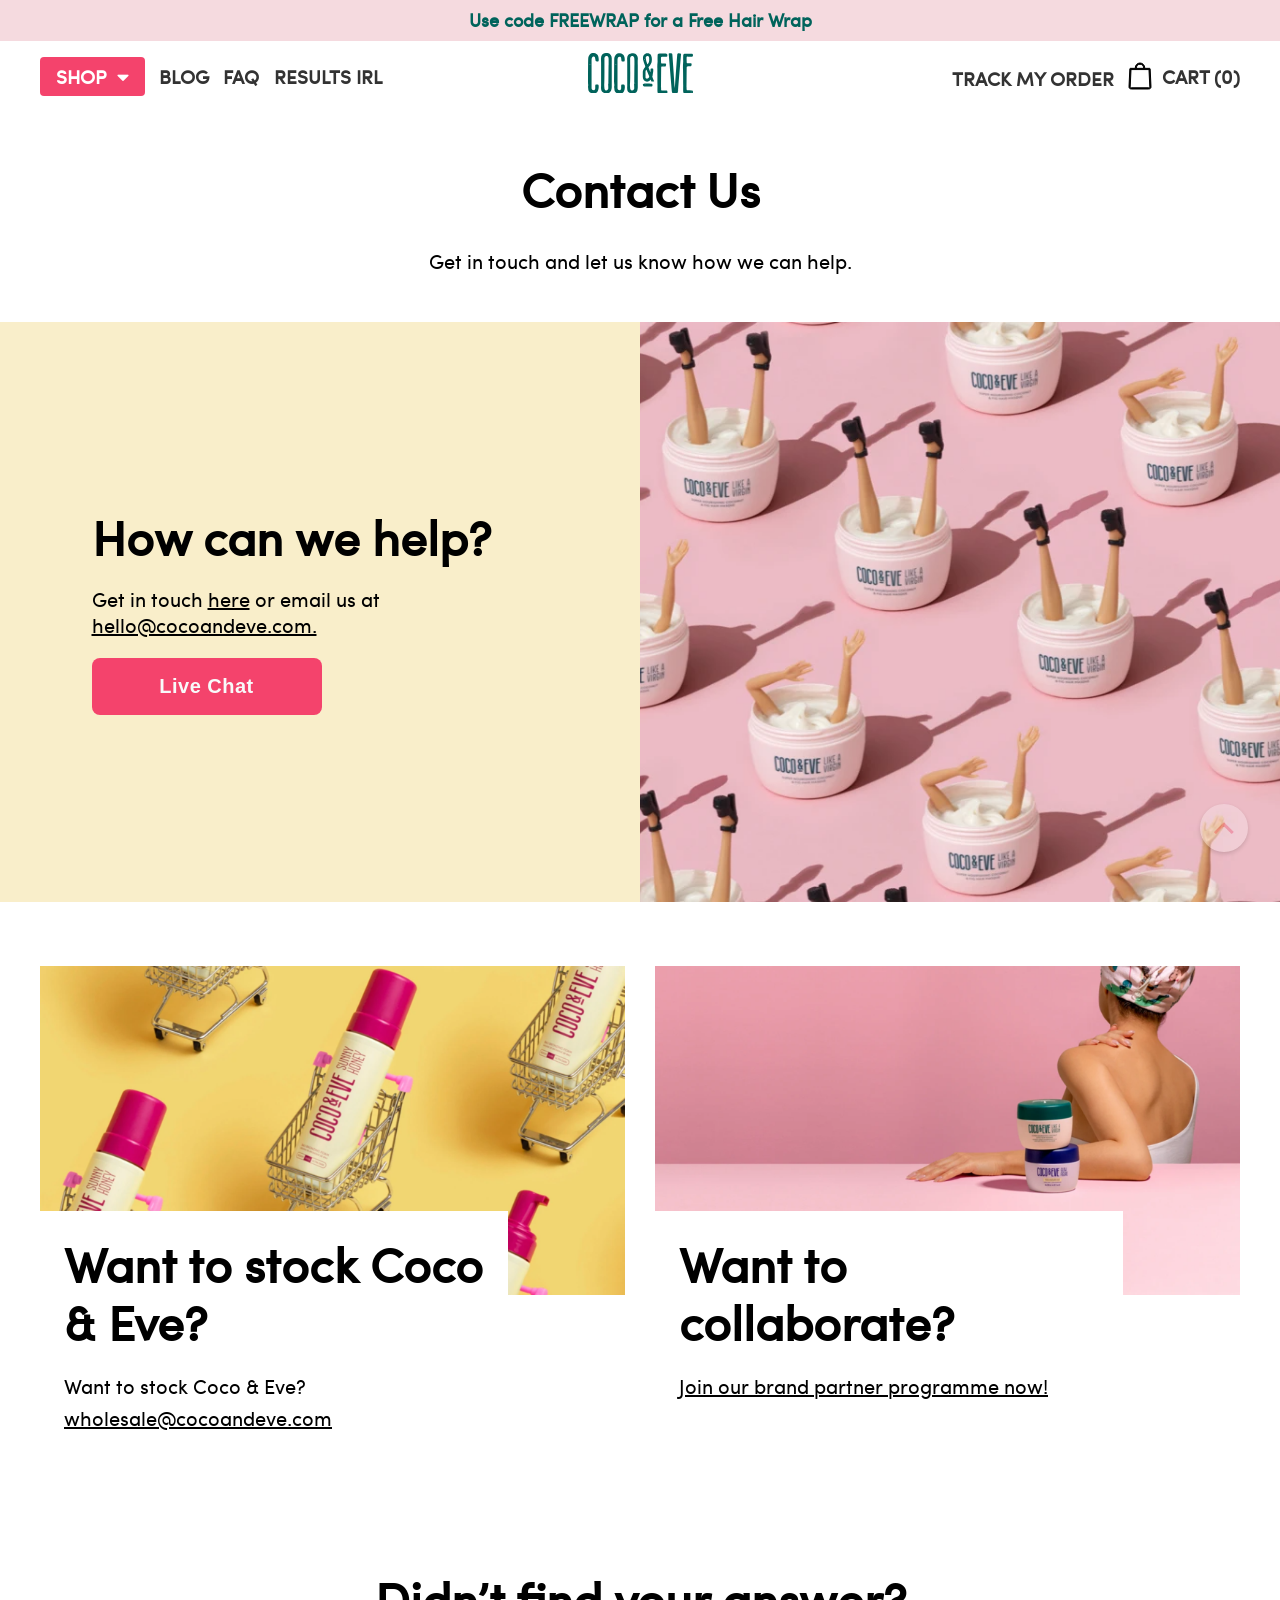
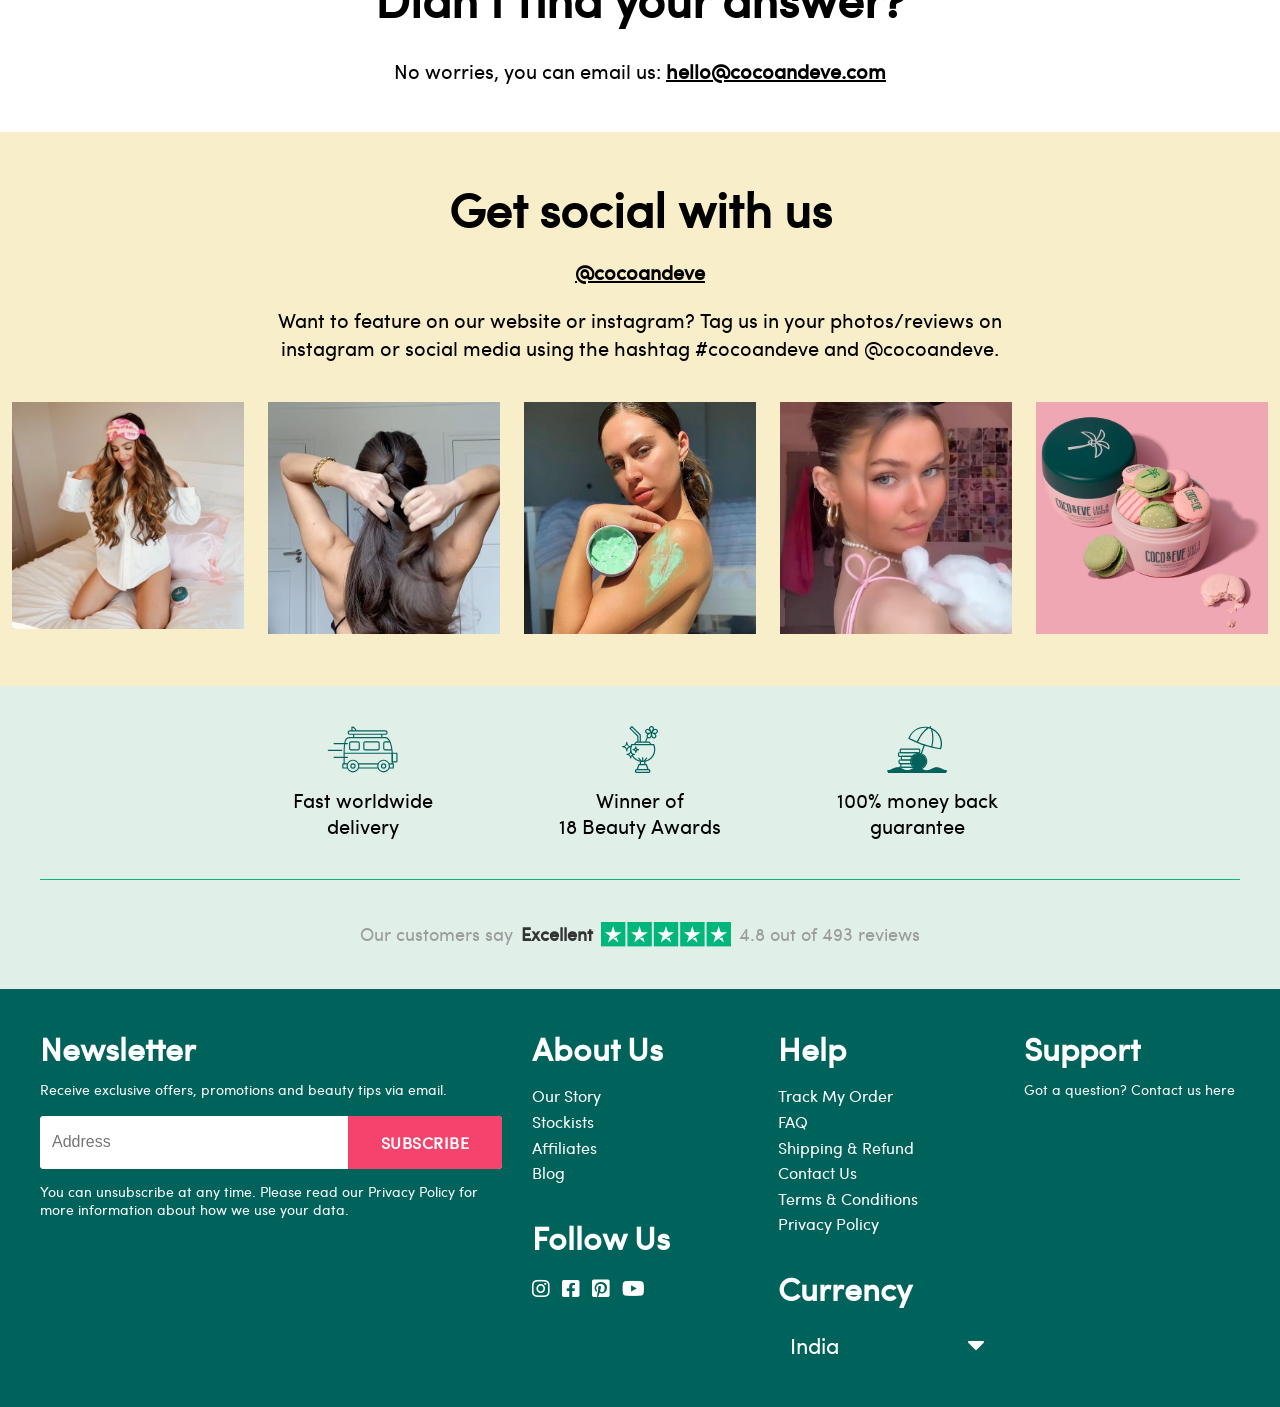
<file: contact-us.html>
<!DOCTYPE html>
<html lang="en">
  <head>
    <meta charset="utf-8" />
    <meta http-equiv="X-UA-Compatible" content="IE=edge" />
    <!-- <meta http-equiv="refresh" content="5; url=https://www.google.com/" />     -->
    <meta name="description" content="Coco & Eve" />
    <meta name="keywards" content="Coco & Eve" />
    <meta name="author" content="Codeclouds" />
    <meta
      name="viewport"
      content="width=device-width,initial-scale=1.0,maximum-scale=1.0,user-scalable=no"
    />
    <title>Award Winning Bali Beauty Products - Natural &amp; Effective
      &VerticalLine; Coco & Eve</title>

    <!--css file-->
    <!-- <link rel="stylesheet" href="css/aos.css" />   // use scss files -->
    <link rel="stylesheet" href="css/slick.css" />
    <link rel="stylesheet" href="css/slick-theme.css" />
    <link rel="stylesheet" href="./css/style.css" />
    <link rel="stylesheet" href="./css/custom.css" />
    <link rel="shortcut icon" href="./images/favicon.ico" type="image/x-icon" />
  </head>
  <body>
    <!--preloader start-->
    <div id="preloader"><div id="loader"></div></div>

    
    <!--top-header section-->
    <section class="top_header bg-primary-light">
      <div class="container">
        <p><a href="#">Use code FREEWRAP for a Free Hair Wrap</a></p>
      </div>
    </section>


    <!--header section-->
    <header class="header smart-scroll">
      <div class="container header_wrap">

        <!-- menu box left -->
        <div class="header_menu_left">
          <div class="open-nav-menu">
            <span></span>
          </div>         
          <div class="menu-overlay">
            <div class="close-nav-menu">
              <i class="fas fa-times"></i>
            </div>
          </div>
          <!-- navigation menu start -->
          <nav class="nav-menu">
            
            <!--menu mob-->
            <ul class="menu menu-mob">
              <li class="menu-item">
                <a href="#">
                  <button type="button" class="btn btn-primary btn-sm w-100" tabindex="0">Shop All</button>
                </a>
              </li>
              <li class="menu-item menu-item-has-children">
                <a href="#" data-toggle="sub-menu" class="list_menu">
                  <img src="images/megamenu-hair-scrub.jpg" alt="megamenu-hair-scrub" class="sub-menu-img">
                  <span class="right">
                    <span style="color: #00635b;"><small>Haircare</small><br> Like a Virgin</span> <i class="fas fa-angle-down"></i>
                  </span>
                </a>
                <ul class="sub-menu">
                  <li class="menu-item"><a href="#">Nourishing Hair Masque</a></li>
                  <li class="menu-item"><a href="#">Deep Clean Scalp Scrub</a></li>
                  <li class="menu-item"><a href="#">Healthy Hair Bundle</a></li>
                  <li class="menu-item"><a href="#">That's A Wrap Bundle</a></li>
                  <li class="menu-item"><a href="#">Hair Heroes Gift Set</a></li>
                  <li class="menu-item"><a href="#">Hair Kits &amp; Gifts</a></li> 
                  <li class="menu-item"><a href="#"><b>Shop all Hair</b></a></li> 
                </ul>
              </li>
              <li class="menu-item menu-item-has-children">
                <a href="#" data-toggle="sub-menu" class="list_menu">
                  <img src="images/megamenu-tan.jpg" alt="megamenu-tan.jpg" class="sub-menu-img">
                  <span class="right">
                    <span style="color: #ae2573;"><small>Self Tanner</small><br> Sunny Honey</span> <i class="fas fa-angle-down"></i>
                  </span>
                </a>
                <ul class="sub-menu">
                  <li class="menu-item"><a href="#">Bali Bronzing Bundle</a></li>
                      <li class="menu-item"><a href="#">Bali Bronzing Foam</a></li>
                      <li class="menu-item"><a href="#">Tanning Goddess Kit</a></li>
                      <li class="menu-item"><a href="#">Bronzing Face Drops</a></li>
                      <li class="menu-item"><a href="#">Deluxe Vegan Kabuki Brush</a></li>
                      <li class="menu-item"><a href="#">Velvet Tanning Mitt</a></li> 
                  <li class="menu-item"><a href="#"><b>Shop all Tan</b></a></li> 
                </ul>
              </li>    
              <li class="menu-item menu-item-has-children">
                <a href="#" data-toggle="sub-menu" class="list_menu">
                  <img src="images/Nav_Body.jpg" alt="Nav_Body" class="sub-menu-img">
                  <span class="right">
                    <span style="color: #213e7b;"><small>Bodycare</small><br> Glow Figure</span> <i class="fas fa-angle-down"></i>
                  </span>
                </a>
                <ul class="sub-menu">
                  <li class="menu-item"><a href="#">Bali Bod Bundle</a></li>
                  <li class="menu-item"><a href="#">Bali Buffing Sugar</a></li>
                  <li class="menu-item"><a href="#">Bounce Body Masque</a></li>
                  <li class="menu-item"><a href="#">Body Moisture Whip</a></li>
                  <li class="menu-item"><a href="#">Jelly Massage Mitt</a></li>
                  <li class="menu-item"><a href="#">Smooth-on Shell Scoop</a></li>
                  <li class="menu-item"><a href="#"><b>Shop all Hair</b></a></li> 
                </ul>
              </li>
              <li class="menu-item menu-item-has-children">
                <a href="#" data-toggle="sub-menu" class="list_menu">
                  <img src="images/Nav_ShopAll.jpg" alt="Nav_ShopAll" class="sub-menu-img">
                  <span class="right">
                    <span><small>Bundles</small><br> Value Kits</span> <i class="fas fa-angle-down"></i>
                  </span>
                </a>
                <ul class="sub-menu">
                  <li class="menu-item"><a href="#">Healthy Hair Bundle</a></li>
                  <li class="menu-item"><a href="#">That's A Wrap Bundle</a></li>
                  <li class="menu-item"><a href="#">Bali Bod Bundle</a></li>
                  <li class="menu-item"><a href="#">Taste of the Tropics Kit</a></li>
                  <li class="menu-item"><a href="#">Shop all Products</a></li>
                  <li class="menu-item"><a href="#">Shop all Kits & Gifts</a></li>
                  <li class="menu-item"><a href="#"><b>Shop all Hair</b></a></li> 
                </ul>
              </li>
              <li class="menu-item">
                <a href="#">Track My Order</a>
              </li>
              <li class="menu-item">
                <a href="blog.html">Blog</a>
              </li>
              <li class="menu-item">
                <a href="#">Faq</a>
              </li>
              <li class="menu-item">
                <a href="#">Results IRL</a>
              </li>
              <li class="menu-item menu-item-has-children">
                <a href="#" data-toggle="sub-menu"
                  >Info <i class="fas fa-angle-down"></i></a>
                <ul class="sub-menu">
                  <li class="menu-item">
                    <a href="#">Shipping & Refund</a>
                  </li>
                  <li class="menu-item">
                    <a href="terms-and-conditions.html">Terms & Conditions</a>
                  </li>               
                  <li class="menu-item">
                    <a href="privacy-policy.html">Privacy Policy</a>
                  </li> 
                  <li class="menu-item">
                    <a href="contact-us.html">Contact Us</a>
                  </li> 
                </ul>
              </li>  
              <li class="menu-item menu-item-has-children">
                <a href="#" data-toggle="sub-menu"
                  >ROW (USD) <i class="fas fa-angle-down"></i></a>
                <ul class="sub-menu">
                  <li class="menu-item">
                    <a href="#">United Kingdom (GBP)</a>
                  </li>
                  <li class="menu-item">
                    <a href="#">USA (USD)</a>
                  </li>               
                  <li class="menu-item">
                    <a href="#">Canada (CAD)</a>
                  </li> 
                  <li class="menu-item">
                    <a href="#">Australia (AUD)</a>
                  </li> 
                  <li class="menu-item">
                    <a href="#">Europe (EUR)</a>
                  </li> 
                  <li class="menu-item">
                    <a href="#">Rest of the World (USD)</a>
                  </li> 
                </ul>
              </li>  
            </ul>

            <!--menu desktop-->
            <ul class="menu menu-desktop">
              <li class="menu-item menu-item-has-children">
                <a href="#" data-toggle="sub-menu"
                  >Shop <i class="fas fa-caret-down"></i></a>
                <ul class="sub-menu">
                  <div class="sub-menu_wrap">
                    <ul class="list list1">
                      <li class="menu-item"><a href="#">hair</a></li>
                      <li class="menu-item"><a href="#">Nourishing Hair Masque</a></li>
                      <li class="menu-item"><a href="#">Deep Clean Scalp Scrub</a></li>
                      <li class="menu-item"><a href="#">Healthy Hair Bundle</a></li>
                      <li class="menu-item"><a href="#">That's A Wrap Bundle</a></li>
                      <li class="menu-item"><a href="#">Hair Heroes Gift Set</a></li>
                      <li class="menu-item"><a href="#">Hair Kits &amp; Gifts</a></li>
                      <li class="menu-item"><a href="#"><img src="images/megamenu-hair-scrub.jpg" alt="megamenu-hair-scrub"></a></li>
                    </ul>
                    <ul class="list list2">
                      <li class="menu-item"><a href="#">Tan</a></li>
                      <li class="menu-item"><a href="#">Bali Bronzing Bundle</a></li>
                      <li class="menu-item"><a href="#">Bali Bronzing Foam</a></li>
                      <li class="menu-item"><a href="#">Tanning Goddess Kit</a></li>
                      <li class="menu-item"><a href="#">Bronzing Face Drops</a></li>
                      <li class="menu-item"><a href="#">Deluxe Vegan Kabuki Brush</a></li>
                      <li class="menu-item"><a href="#">Velvet Tanning Mitt</a></li>
                      <li class="menu-item"><a href="#"><img src="images/megamenu-tan.jpg" alt="megamenu-hair-scrub"></a></li>
                    </ul>                     
                    <ul class="list list3">
                      <li class="menu-item"><a href="#">Body</a></li>
                      <li class="menu-item"><a href="#">Bali Bod Bundle</a></li>
                      <li class="menu-item"><a href="#">Bali Buffing Sugar</a></li>
                      <li class="menu-item"><a href="#">Bounce Body Masque</a></li>
                      <li class="menu-item"><a href="#">Body Moisture Whip</a></li>
                      <li class="menu-item"><a href="#">Jelly Massage Mitt</a></li>
                      <li class="menu-item"><a href="#">Smooth-on Shell Scoop</a></li>
                      <li class="menu-item"><a href="#"><img src="images/Nav_Body.jpg" alt="megamenu-hair-scrub"></a></li>
                    </ul>
                    <ul class="list list4">
                      <li class="menu-item"><a href="#">Bundles</a></li>
                      <li class="menu-item"><a href="#">Healthy Hair Bundle</a></li>
                      <li class="menu-item"><a href="#">That's A Wrap Bundle</a></li>
                      <li class="menu-item"><a href="#">Bali Bod Bundle</a></li>
                      <li class="menu-item"><a href="#">Taste of the Tropics Kit</a></li>
                      <li class="menu-item"><a href="#">Shop all Products</a></li>
                      <li class="menu-item"><a href="#">Shop all Kits & Gifts</a></li>
                      <li class="menu-item"><a href="#"><img src="images/Nav_ShopAll.jpg" alt="megamenu-hair-scrub"></a></li>
                    </ul>
                  </div>                  
                </ul>
              </li>      
              <li class="menu-item">
                <a href="blog.html">Blog</a>
              </li>
              <li class="menu-item">
                <a href="#">Faq</a>
              </li>
              <li class="menu-item">
                <a href="#">Results IRL</a>
              </li>
            </ul>

          </nav>
          <!-- navigation menu end -->
        </div>

        <!--logo box-->
        <div class="logo">
          <a href="index.html">
            <svg xmlns="http://www.w3.org/2000/svg" enable-background="new 0 0 100.4 38.8" viewBox="0 0 100.4 38.8"><g fill="#00635b"><path clip-rule="evenodd" d="m60.2 29.3c-1.2 0-2.3 0-3.5-.1-.5 0-3.8-.4-4.2.7-.1.3-.1.5 0 .8.1.9.5 1.3 1.3 1.3h2.9 3.7c1 0 1.3-.4 1.3-1.4-.1-1-.3-1.3-1.5-1.3zm-4.8.7c-.1.1-.2 0-.3-.1.1-.1.2-.2.3-.1z" fill-rule="evenodd"></path><path d="m63 26.6c-.6-1.3-1.1-2.6-1.5-3.9v-.3l.2-.5c.1-.2.1-.3.1-.5.1-.7.2-1.3.3-2 0-.2 0-.4.1-.6 0-.2.1-.5.1-.7.1-.4.1-.8.1-1.3v-.8c0-.1 0-.3 0-.4v-.1c0-.2-.1-.4-.2-.5-.2-.1-.5-.1-.8-.1h-.8c-.2 0-.4 0-.6.1s-.2.4-.2.4v.2.4.8c0 .5 0 .9-.1 1.4 0 0-.1-.1-.2-.3-.4-.8-.9-2-1.5-3.7-.1-.2-.1-.4-.1-.6 0 0 0-.1.3-.5 1.9-2.1 2.8-4.1 2.8-5.8l.1-1.1-.1-1.3c0-.6-.1-1.3-.4-1.9-.1-.5-.3-1-.6-1.4-.8-1-2-1.5-3.2-1.4-1.2-.1-2.4.5-3.2 1.5-.7.9-1.1 2-1 3.2v.4c-.1.3-.1.6 0 .9.5 2.1 1.2 4.1 2 6v.1c.1.2.1.5.1.8 0 .2-.1.4-.2.5-1.4 1.7-2.1 3.2-2.1 4.5v4.8c0 1.2.4 2.3 1.1 3.2.8.8 1.9 1.3 3 1.3s2.2-.5 2.9-1.3c.1-.1.2-.2.2-.3l.1-.2.1-.1h.1l.1.1v.1l.1.2.1.2c0 .1 0 .2.1.3 0 .1.1.2.1.3.1.3.4.5.9.5h1.5c.4 0 .5-.3.5-.4zm-8.8-19.9-.2.1c-.1-.1-.3-.1-.4-.2v-.2l.2-.1c.1 0 .3.1.4.1zm1.5-3.3c.5-.6 1.5-.7 2.1-.2l.2.1c.3.4.5.9.5 1.4v2.7c-.1 1-.4 2-1.1 2.8-.3.4-.4.5-.5.5s-.2 0-.3-.3c-.7-1.8-1.2-3.7-1.4-5.6 0-.6.2-1.1.5-1.4zm2.5 20.1c-.4.6-1.1 1.1-1.8 1.1-.4 0-.8-.1-1.1-.4-.3-.5-.4-1-.3-1.6v-4.6c0-.6.2-1.2.6-1.7.2-.3.3-.3.3-.3s.1 0 .2.4l2.3 5.5c.1.2.1.5.1.7 0 .3-.1.6-.3.9z"></path><path clip-rule="evenodd" d="m70.8 38.7c-1 0-2 0-3 0-.8 0-1.2-.4-1.3-1.3-.1-.7-.1-1.4-.1-2.1.1-1.7 0-19.2-.1-20.9-.1-1.9 0-3.7.2-5.6.1-.9 0-1.7 0-2.6 0-1.5 0-3 .1-4.4 0-.6.5-1.1 1.1-1.1.5-.1 1-.2 1.5-.2h4.4c.5 0 .9.1 1.4.1.4 0 .8.4.8.8.1.4.1.8.1 1.2 0 .5-.3.8-.8.9-.5 0-1 0-1.6 0-.9 0-1.7 0-2.6 0-.5-.1-1 .3-1.1.8v.2c0 .6-.1 1.2 0 1.8 0 .9 0 1.8.1 2.7 0 .8.2 1 1 1h2.9c.5 0 .9.4.9.9v.2c-.1.4-.1.8-.2 1.1 0 .3-.3.6-.6.6-.5 0-1.1.1-1.6.1s-1 0-1.5.1c-.6.1-.8.3-.8.9 0 1.1-.1 18.1-.1 19.2v1.7c0 .5.4 1 .9 1h.2c1.2 0 2.3.1 3.5.1s1.4.2 1.5 1.4c0 1-.3 1.4-1.3 1.4-1.4.1-2.7 0-3.9 0zm1.3-27.2-.2.1.1.4.2-.1z" fill-rule="evenodd"></path><path d="m85.1 36.4.2.1.2-.3-.2-.1z"></path><path d="m88.2.5c-.2 0-.4 0-.6-.1-.9-.2-2 .1-2.2.8-.2 1-2.2 31.8-2.3 32.1 0 .1 0 .3-.1.3s0-.7-.1-1c-.1-.6-2-30.3-2.3-31.6-.1-.5-.8-.7-1.4-.8-.2 0-.4 0-.6 0s-.5 0-.7 0c-.5.1-.7.2-.7.6 0 .5 0 1.1.1 1.6.2 1.2 2.7 33 3.1 35.2.1.6.4.7 1.1.8.4 0 .8.1 1.2.1.6 0 1.3.1 1.9 0 .5 0 1-.2 1.2-.7.2-.7.4-1.3.4-2 0-1.6 2.7-34 2.8-34.7.1-.3-.3-.6-.8-.6z"></path><path d="m79.4 3.2c.1-.1.2-.2.3-.1v.1c-.1.2-.2.1-.3 0z"></path><path d="m95.4 3.5h2.6 1.6c.5 0 .8-.4.8-.8 0-.4 0-.8-.1-1.2 0-.4-.4-.8-.8-.8-.5-.1-.9-.1-1.4-.1-1.5 0-2.9 0-4.4 0-.5 0-1 .1-1.5.2-.6.1-1 .5-1.1 1.1-.1 1.3-.1 2.8-.1 4.2 0 .9.1 1.7 0 2.6-.2 1.9-.2 3.7-.2 5.6.2 1.7.3 19.3.2 20.9 0 .7 0 1.4.1 2.1.1.9.5 1.3 1.3 1.3h3 3.7c1 0 1.4-.4 1.3-1.4 0-1.2-.3-1.4-1.5-1.4s-2.3 0-3.5-.1c-.5.1-1-.3-1.1-.9v-.2c0-.6-.1-1.1 0-1.7 0-1.1.1-18.1.1-19.2 0-.6.2-.8.8-.9.5 0 1 0 1.5-.1.5 0 1.1 0 1.6-.1.3 0 .6-.2.6-.6.1-.4.1-.8.2-1.1.1-.5-.2-1-.6-1.1h-.2c-1 0-1.9 0-2.9 0-.8 0-1-.3-1-1 0-.9 0-1.8-.1-2.7 0-.6 0-1.2 0-1.8 0-.5.4-1 .9-1zm-2.6-1.1-.2-.1.2-.1.2.1zm5.5 34.8.2-.1c.1 0 .3.1.4.1v.3l-.2.1c-.2-.1-.3-.1-.4-.2zm-.4.4.2.1-.2.1-.2-.1z"></path><path clip-rule="evenodd" d="m22.7 11.4c0-2.1 0-4.3 0-6.4 0-1.1-.3-2.2-1-3.1-.9-1.5-2.7-2.2-4.4-1.8-.4.1-.7.1-1.1.1-1.1 0-2.2.6-2.8 1.5-.7 1.1-1 2.4-1 3.7s.1 2.6.1 3.9v21.6.6c-.1 1-.1 2 0 2.9.1 1.3.7 2.5 1.8 3.2 1.3.9 2.8 1.2 4.3.9 1.6-.2 2.9-1.2 3.5-2.7.4-.9.6-2 .6-3 0-1.8 0-19.5 0-21.4zm-3.2 16.3c-.2.9-.3 1.8-.2 2.8 0 1 .1 2 .1 3 .1.8-.3 1.6-.9 2-.1.1-.2.1-.3.2-.9.3-2-.1-2.3-1.1-.1-.4-.2-.8-.2-1.2-.1-.9-.2-1.8-.2-2.7 0-.2 0-.4 0-.5.3-1.3.2-18.6.2-20 0-.8 0-1.7 0-2.5 0-.9 0-1.8 0-2.6 0-.7.3-1.4.9-1.9.2-.2.5-.3.8-.4 1-.2 1.9.4 2.1 1.4.1.5.2 1 .2 1.5v2.2 3.3c-.1.2-.1 16.3-.2 16.5zm.4 1.5c-.1-.1-.2-.2-.2-.4 0-.1.1-.2.2-.4h.1c.1.1.3.3.2.4s-.1.3-.3.4z" fill-rule="evenodd"></path><path clip-rule="evenodd" d="m47.6 11.4v21.6c0 1-.2 2-.5 3-.6 1.5-1.9 2.5-3.5 2.7-1.5.3-3.1 0-4.3-.9-1.1-.7-1.8-1.9-1.8-3.2-.1-1-.1-2 0-2.9 0-.2 0-.4 0-.6 0-1.9 0-19.7 0-21.6 0-1.3 0-2.6-.1-3.9s.3-2.6 1-3.6c.6-.9 1.7-1.5 2.8-1.6.4 0 .7-.1 1.1-.1 1.7-.4 3.5.3 4.4 1.8.6.9 1 2 1 3.1-.2 1.9-.2 4-.1 6.2zm-3.2-3.5c0-.7 0-1.5-.1-2.2 0-.5-.1-1-.2-1.5-.2-1-1.2-1.6-2.1-1.4-.3.1-.6.2-.8.4-.6.5-.9 1.2-.9 1.9v4.4.7c.1 1.4.2 18.6-.2 20v.5c.1.9.1 1.8.2 2.7 0 .4.1.8.2 1.2.5.9 1.5 1.4 2.5 1.1.1 0 .2-.1.3-.2.7-.5 1-1.2.9-2 0-1-.1-2.1-.1-3.1-.1-.9 0-1.8.2-2.7.1-.2.1-16.3.1-16.5 0-1.1 0-2.2 0-3.3zm.4 20.6h-.1c-.1.1-.1.2-.1.4s0 .4.2.3.3-.2.3-.3c0-.2-.2-.3-.3-.4z" fill-rule="evenodd"></path><path clip-rule="evenodd" d="m34.1 30.1c-.4-.1-.8-.1-1.2 0-.9.1-1.2.4-1.2 1.3v2.2c0 .5-.1 1.1-.5 1.5-.4.5-1.1.6-1.6.4-.7-.2-1.2-.7-1.3-1.4-.1-.4-.1-.8-.1-1.2 0-2.6 0-21.2 0-23.8 0-.8 0-1.6 0-2.4s.1-1.5.4-2.2l.1-.2c.4-.8 1.4-1 2.2-.6.4.3.7.8.8 1.3.1.8.2 1.6.3 2.4 0 .4.3.6.7.7s.8.1 1.3.1h.2c.6 0 1-.6.9-1.1.1-1 0-2-.2-3-.2-1.2-.9-2.3-1.9-3-.7-.5-1.5-.8-2.4-.8-1.5-.2-2.9.3-4 1.3-1 1.1-1.5 2.5-1.5 3.9-.1 2.3-.1 20.6-.1 22.9 0 .5 0 1 .1 1.5s.1 1.1 0 1.6c-.1.4-.2.8-.1 1.3.1.8.2 1.7.3 2.5.2 1.3 1 2.4 2.1 3 1.3.7 2.7.9 4.1.5 1.3-.2 2.4-1 2.9-2.2.8-1.8 1-3.7.7-5.6-.2-.6-.6-.9-1-.9zm-7.4-18.8c-.3 0-.4-.2-.3-.6.4 0 .6.1.6.4-.1.1-.2.2-.3.2z" fill-rule="evenodd"></path><path clip-rule="evenodd" d="m9.3 30.1c-.4-.1-.8-.1-1.2 0-.9.1-1.2.4-1.2 1.3v2.2c0 .5-.1 1.1-.5 1.5-.4.5-1.1.6-1.6.4-.7-.2-1.2-.7-1.3-1.4-.1-.4-.1-.8-.1-1.2 0-2.6 0-21.2 0-23.8 0-.4 0-.8 0-1.2s0-.8 0-1.2c0-.8.1-1.5.4-2.2 0-.1.1-.2.1-.3.5-.7 1.4-1 2.2-.5.4.3.7.8.7 1.3.2.7.3 1.5.4 2.2 0 .4.3.6.7.7s.8.2 1.2.2h.2c.6 0 1-.6.9-1.1.1-1 0-2-.2-3-.2-1.2-.9-2.3-1.9-3-.7-.5-1.5-.8-2.4-.9-1.5-.2-2.9.3-4 1.3-1 1.1-1.5 2.5-1.5 3.9-.2 2.4-.1 20.6-.2 23 0 .5 0 1 .1 1.5s.1 1.1 0 1.6c-.1.4-.1.8-.1 1.2.1.8.2 1.7.3 2.5.2 1.3 1 2.4 2.1 3 1.3.7 2.7.9 4.1.5 1.3-.2 2.4-1 2.9-2.2.8-1.8 1-3.7.7-5.6 0-.4-.4-.7-.8-.7zm-7.4-18.8c-.3 0-.4-.2-.3-.6.4 0 .6.1.6.4-.1.1-.2.2-.3.2z" fill-rule="evenodd"></path></g><path d="m85.3 36.5-.2-.1.2-.3.2.1z" fill="#fff"></path></svg>
          </a>
        </div>

        <!-- menu box right -->
        <div class="header_menu_right">
          <ul class="menu">
            <li class="menu-item"><a href="#">Track My Order</a></li>
            <li class="menu-item" onclick="openbtn()">
              <a href="#">
                <svg xmlns="http://www.w3.org/2000/svg" width="24" height="28" viewBox="0 0 24 28"><path d="M20.389 27H3.613c-.983 0-1.677-.232-2.123-.708-.35-.376-.514-.877-.487-1.484l.834-17.882a.602.602 0 0 1 .598-.58h19.126c.32 0 .583.256.598.58l.838 17.885c.03.607-.135 1.105-.488 1.484-.442.473-1.136.705-2.12.705zM3.009 7.567l-.807 17.302c-.018.393.114.534.158.583.141.15.473.33 1.256.33h16.776c.783 0 1.115-.178 1.256-.33.045-.046.176-.19.158-.58l-.81-17.302H3.009zm4.226-1.678C7.235 3.192 9.373 1 12 1c2.629 0 4.767 2.192 4.767 4.889h-1.196c0-2.022-1.603-3.668-3.57-3.668-1.968 0-3.571 1.646-3.571 3.668z"></path><path fill="none" stroke="#000" d="M20.389 27H3.613c-.983 0-1.677-.232-2.123-.708-.35-.376-.514-.877-.487-1.484l.834-17.882a.602.602 0 0 1 .598-.58h19.126c.32 0 .583.256.598.58l.838 17.885c.03.607-.135 1.105-.488 1.484-.442.473-1.136.705-2.12.705zM3.009 7.567l-.807 17.302c-.018.393.114.534.158.583.141.15.473.33 1.256.33h16.776c.783 0 1.115-.178 1.256-.33.045-.046.176-.19.158-.58l-.81-17.302H3.009zm4.226-1.678C7.235 3.192 9.373 1 12 1c2.629 0 4.767 2.192 4.767 4.889h-1.196c0-2.022-1.603-3.668-3.57-3.668-1.968 0-3.571 1.646-3.571 3.668z"></path></svg>
                <span><span class="mark">Cart</span> (0)</span>
              </a>
            </li>
          </ul>
        </div>
        
        <!--sidebar-->
        <div id="mysidebar" class="sidebar">
          <a href="javascript:void(0)" class="closebtn" onclick="closebtn()">
            <svg xmlns="http://www.w3.org/2000/svg" width="26" height="26" viewBox="0 0 26 26">
              <g transform="rotate(45 13 13)">
                <path d="M-3.25 12.175a.8.8 0 0 1 .8-.8h31.306a.8.8 0 0 1 .8.8v1.65a.8.8 0 0 1-.8.8H-2.45a.8.8 0 0 1-.8-.8z"></path>
              </g>
              <g transform="rotate(-45 13 13)">
                <path d="M29.656 12.175a.8.8 0 0 0-.8-.8H-2.45a.8.8 0 0 0-.8.8v1.65a.8.8 0 0 0 .8.8h31.306a.8.8 0 0 0 .8-.8z"></path>
              </g>
            </svg>
          </a>
          <div class="sidebar_wrap">
            <div class="side_box">
              <h3>Your Cart</h3>
              <ul>
                <li class="cart_table">
                  <div class="span2">
                    <img src="images/Nav_Body.jpg" alt="Nav_Body">
                  </div>
                  <div class="span2">
                    <p>Bali Bod Bundle</p>
                    <div id="field">
                      <button type="button" id="sub" class="sub">
                        <i class="fas fa-minus"></i>
                      </button>                    
                      <input type="number" id="count" value="1" min="1" max="3">
                      <button type="button" id="add" class="add">
                        <i class="fas fa-plus"></i>
                      </button>
                    </div>
                  </div>
                  <div class="text-right">
                    <a href="#">
                      <svg xmlns="http://www.w3.org/2000/svg" width="21" height="27" viewBox="0 0 21 27">
                        <path d="M6.632 23.76L5.526 6.48h1.106l1.105 17.28zm7.736 0h-1.105l1.105-17.28h1.106zM9.948 6.48h1.105v17.28H9.947zM21 4.32h-1.104l-1.027 20.118C18.793 25.875 17.58 27 16.109 27H4.89c-1.471 0-2.684-1.125-2.76-2.563L1.105 4.32H0V3.24h5.526V2.16C5.526.969 6.518 0 7.736 0h5.527c1.219 0 2.21.969 2.21 2.16v1.08H21zM6.632 3.24h7.736V2.16c0-.597-.494-1.08-1.105-1.08H7.737c-.61 0-1.105.483-1.105 1.08zm12.157 1.08H2.211l1.024 20.062c.045.862.773 1.538 1.655 1.538h11.22c.881 0 1.61-.676 1.655-1.538z"></path>
                      </svg>
                    </a>
                    <p class="price"><span class="mark">$32.20</span></p>
                  </div>
                </li>
              </ul>
              <div class="subtotal_box">
                <p class="sub">Subtotal <span>$99.30</span></p>
                <p class="sub">Shipping <span>$4.99</span></p>
                <p><a href="#" id="promo">+ Apply a promo code</a></p>
                <form class="form_container" id="promo_box">
                  <div class="form_row col3">
                    <div class="form-group span2">
                      <label for="Address" class="sr-only">Address</label>
                      <input type="text" class="form-control" placeholder="Address">
                      <small class="error-msg">This is a required field.</small>
                    </div>
                    <div class="form-group">
                      <a href="#" class="btn btn-primary btn-sm">subscribe</a>
                    </div>
                  </div>
                </form>
                <p class="sub total">Total <span>$99.30</span></p>              
              </div>
              <div class="sidebar_list">
                <div>
                  <img src="images/icon7.png" alt="icon7">
                  <span>Fast worldwide delivery</span>
                </div>
                <div>
                  <img src="images/icon8.png" alt="icon8">
                  <span>Winner of 18 Beauty Awards</span>
                </div>
                <div>
                  <img src="images/icon9.png" alt="icon9">
                  <span>100% money back guarantee</span>
                </div>
              </div>
              <div class="cart-drawer">
                <div class="shopify-icon">
                  <svg xmlns="http://www.w3.org/2000/svg" width="114" height="34" viewBox="0 0 114 34">
                    <defs>
                      <clipPath id="2ufra">
                        <path fill="#fff" d="M5.54 0h102.92c2.507 0 4.54 1.458 4.54 3.255v27.49c0 1.797-2.033 3.255-4.54 3.255H5.54C3.034 34 1 32.542 1 30.745V3.255C1 1.458 3.033 0 5.54 0z"></path>
                      </clipPath>
                    </defs>
                    <path fill="#fff" d="M6 0h102c2.762 0 5 1.586 5 3.542v26.916c0 1.956-2.238 3.542-5 3.542H6c-2.761 0-5-1.586-5-3.542V3.542C1 1.586 3.239 0 6 0"></path>
                    <path fill="none" stroke="#d2d0cc" stroke-miterlimit="20" stroke-width="2" d="M5.54 0h102.92c2.507 0 4.54 1.458 4.54 3.255v27.49c0 1.797-2.033 3.255-4.54 3.255H5.54C3.034 34 1 32.542 1 30.745V3.255C1 1.458 3.033 0 5.54 0z" clip-path="url(&quot;#2ufra&quot;)"></path>
                    <path d="M62.262 12.39a2.08 2.08 0 0 1 1.289 1.686c0 1.407-1.16 2.186-2.778 2.186A3.45 3.45 0 0 1 59 15.828l.443-1.254c.456.234.959.366 1.474.387.508 0 .782-.268.782-.602 0-.319-.196-.534-.743-.843a1.962 1.962 0 0 1-1.187-1.624c0-1.24 1.089-2.124 2.66-2.124a2.689 2.689 0 0 1 1.517.295l-.418 1.254a3.035 3.035 0 0 0-1.122-.244c-.508 0-.834.231-.834.588 0 .282.234.486.69.73zm6.44-2.635c.94 0 1.476.603 1.476 1.602a6.428 6.428 0 0 1-.13 1.152l-.705 3.65h-1.8l.678-3.534c.052-.257.08-.518.08-.781 0-.385-.155-.654-.559-.654-.574 0-1.187.72-1.421 1.882l-.6 3.087h-1.799l1.747-9.03h1.796l-.69 3.549.026.013a2.453 2.453 0 0 1 1.904-.935zm5.548.001a2.4 2.4 0 0 1 .289.007c1.293.105 2.253 1.21 2.144 2.464 0 2.19-1.435 4.06-3.56 4.06-.1.005-.202.003-.304-.004-1.3-.1-2.274-1.204-2.17-2.467 0-2.14 1.434-4.06 3.598-4.06zm-.887 5.174c.953 0 1.487-1.661 1.484-2.753 0-.521-.208-1.063-.847-1.063-.979 0-1.513 1.652-1.513 2.663 0 .64.26 1.153.874 1.153zm7.928-5.17c1.317 0 1.852 1.062 1.852 2.253 0 2.151-1.382 4.276-3.495 4.276a2.12 2.12 0 0 1-1.056-.232h-.039l-.496 2.612h-1.799l1.253-6.466c.147-.778.269-1.56.364-2.345h1.588l-.104.948h.026a2.48 2.48 0 0 1 1.905-1.05zm-1.723 5.195c1.006 0 1.696-1.626 1.696-2.766 0-.474-.17-.973-.718-.973-.623 0-1.212.731-1.421 1.832l-.3 1.651c.208.17.471.26.743.256zm6.14-7.735l.09.001a.843.843 0 0 1 .805.883v.066c-.018.548-.489.977-1.051.959h-.026a.816.816 0 0 1-.843-.884v-.01a1.02 1.02 0 0 1 1.024-1.015zm-1.303 2.676h1.807L84.99 16.16h-1.793zm6.394-.01v-.003zm0 0l-.247 1.33h-1.24l-.951 4.943h-1.8l.952-4.942h-.834l.259-1.333h.836l.052-.294a3.329 3.329 0 0 1 1.043-1.998 2.702 2.702 0 0 1 1.76-.59c.335-.015.667.038.979.156l-.352 1.383a1.921 1.921 0 0 0-.574-.09c-.6 0-.965.538-1.069 1.14l-.065.294zm4.33.008H97l-2.204 4.637a11.88 11.88 0 0 1-2.36 3.508A4.131 4.131 0 0 1 90.68 19l-.49-1.499a3.878 3.878 0 0 0 1.015-.5c.41-.272.745-.636.98-1.062a.37.37 0 0 0 .038-.294l-1.083-5.75h1.892s.408 3.813.442 4.303h.024c.506-1.518 1.63-4.299 1.63-4.299z"></path>
                    <path d="M67.89 25.238a2 2 0 0 1-.014.171c-.114.993-.959 1.697-1.886 1.574-.982.103-1.863-.646-1.99-1.694l.976-.138.001.058c.036.563.491.99 1.017.95a.749.749 0 0 0 .078.007c.44.012.805-.359.817-.83 0-.528-.264-.74-1.045-.944-1.133-.284-1.681-.741-1.681-1.759 0-.952.698-1.62 1.787-1.62.886-.114 1.694.546 1.826 1.49l-.947.138c-.05-.476-.44-.826-.886-.798-.533 0-.818.274-.818.71 0 .447.194.658 1.007.87 1.096.284 1.757.683 1.757 1.815zm1.289 1.675v-5.83h3.209v.872h-2.195V23.5h1.773v.827h-1.773v1.717h2.313v.872h-3.328zm8.674-1.821v-.001zm0 0c-.143 1.113-1.048 1.932-2.096 1.896-1.457 0-2.298-1.026-2.298-2.687v-.61a2.503 2.503 0 0 1-.01-.247c.01-1.353 1.043-2.443 2.308-2.431 1.03-.096 1.944.712 2.05 1.815l-1.022.146c-.002-.607-.465-1.097-1.031-1.094-.752 0-1.233.642-1.233 1.79v.632c0 1.156.451 1.79 1.24 1.79.6-.016 1.09-.514 1.138-1.154zm5.195-4.01v3.705c.018.16.02.32 0 .48-.122 1.08-1.038 1.85-2.045 1.718a1.69 1.69 0 0 1-.42 0c-.986-.127-1.692-1.088-1.573-2.148v-3.755h1.026v3.693c0 .929.277 1.327.981 1.327.674 0 1.011-.358 1.011-1.376v-3.64zm1.487.002h1.827c1.183 0 1.92.514 1.92 1.664v.122c.042.708-.41 1.34-1.059 1.483l1.336 2.565H87.46l-1.222-2.39h-.687v2.39h-1.016zm1.81 2.669c.608 0 .924-.276.924-.871v-.114c0-.611-.338-.83-.916-.83h-.804v1.819zm3.327-2.67h3.208v.87h-2.195v1.544h1.773v.825h-1.773v1.71H93v.871h-3.328z"></path>
                    <path fill="#95bf47" d="M31.768 10.043C31.78 10.15 34 25.608 34 25.608L28.556 27 16 24.764s1.498-11.929 1.553-12.348c.075-.557.093-.574.666-.76l1.945-.62a8.339 8.339 0 0 1 1.11-2.964c.799-1.305 1.782-2.04 2.77-2.07a1.58 1.58 0 0 1 1.344.612c.054-.004.106-.01.16-.01a2.059 2.059 0 0 1 1.833 1.298c.118.236.216.484.291.738l.61-.194a.488.488 0 0 1 .446.058l1.334 1.338s1.452.022 1.525.029a.2.2 0 0 1 .18.17zM27.034 8.84c-.158-.521-.522-1.394-1.265-1.54.2.595.3 1.22.298 1.85l.967-.31zm-1.622.52a4.999 4.999 0 0 0-.326-1.98 2.116 2.116 0 0 0-.712.534 5.16 5.16 0 0 0-1.058 2.115zm-1.346-2.687c-1.522.048-2.856 2.506-3.196 4.144l1.722-.55a6.014 6.014 0 0 1 1.3-2.812c.22-.249.48-.457.768-.616a.99.99 0 0 0-.594-.162z"></path>
                    <path fill="#5e8e3e" d="M31.782 9.403a139.15 139.15 0 0 0-1.401-.028c-.701-.01-1.116-1.179-1.226-1.296A.27.27 0 0 0 29 8v18l5-1.348s-2.04-14.98-2.05-15.086a.189.189 0 0 0-.165-.167z"></path>
                    <path fill="#fff" d="M26 12.24l-.611 2.466a3.246 3.246 0 0 0-1.492-.28c-1.188.083-1.2.89-1.188 1.09.064 1.105 2.76 1.346 2.91 3.933.12 2.034-1.003 3.426-2.615 3.535-1.103.104-2.195-.296-3.004-1.1l.41-1.882a3.567 3.567 0 0 0 1.93.814c.423-.012.756-.388.744-.839l-.002-.04c-.085-1.44-2.278-1.355-2.417-3.72-.117-1.992 1.096-4.01 3.773-4.193a3.064 3.064 0 0 1 1.559.212z"></path>
                    <path fill="#d2d0cc" d="M45 29h1V6h-1z"></path>
                  </svg>
                </div>
                <img src="images/cart.png" alt="cart" class="cart">
              </div>
              <p class="text-center got">Got a question? Email us at: <a href="#">hello@cocoandeve.com</a></p>            
            </div>  
            <div class="sidebar_btn">
              <a href="#" class="btn btn-primary w-100">Secure Checkout</a>
            </div> 
          </div>
        </div>
        
      </div>
    </header>
    
    <!--content section-->
    <div class="section_content">
      <div class="container">
        <div class="section_content_wrap">
          <h2 class="text-center">Contact Us</h2>
          <p class="text-center">Get in touch and let us know how we can help.</p>
        </div>
      </div>      
    </div>

    <!--img-block section-->
    <div class="grid_wrapper bg-light-shade2">      
      <div class="content_box">
        <div class="content_text">
          <h2>How can we help?</h2>
          <p>Get in touch <a href="#">here</a> or email us at <a href="#">hello@cocoandeve.com.</a></p>
          <button type="button" class="btn btn-primary">Live Chat</button>
        </div>
      </div>
      <div class="img_box">
        <img src="images/contact-us.png" alt="contact-us">
      </div>
    </div>

    <!--grid section-->
    <div class="section_boximg">
      <div class="container">
        <div class="section_boximg_wrap">
          <div>
            <div class="boximg_img">
              <img src="images/boximg1.png" alt="boximg1">
            </div>
            <div class="boximg_content">          
              <h2>Want to stock Coco &amp; Eve?</h2>
              <p>Want to stock Coco & Eve? <a href="#">wholesale@cocoandeve.com</a></p>              
            </div>
          </div>
          <div>
            <div class="boximg_img">
              <img src="images/boximg2.png" alt="boximg2">
            </div>
            <div class="boximg_content">          
              <h2>Want to collaborate?</h2>
              <p><a href="#">Join our brand partner programme now!</a></p>              
            </div>
          </div>
        </div>
      </div>      
    </div>
    
    <!--content section-->
    <div class="section_content">
      <div class="container">
        <div class="section_content_wrap">
          <h2 class="text-center">Didn’t find your answer?</h2>
          <p class="text-center">No worries, you can email us: <a href="#">hello@cocoandeve.com</a></p>
        </div>
      </div>      
    </div>

    <!--get section-->
    <section class="section_get bg-light-shade2">
      <div class="container container-sm section_content text-center">
        <h2>Get social with us</h2>
        <p><b><a href="#">@cocoandeve</a></b></p>
        <p>Want to feature on our website or instagram? Tag us in your photos/reviews on instagram or social media using the hashtag #cocoandeve and @cocoandeve.</p>
      </div>
      <div class="section_get_slider">
        <div class="slider center4">

          <!--slider-1-->
          <div>
            <div class="img_box">
              <img src="images/get-slider1.jpg" alt="get-slider1">
            </div>
          </div>

          <!--slider-2-->
          <div>
            <div class="img_box">
              <img src="images/get-slider2.jpg" alt="get-slider2">
            </div>
          </div>

          <!--slider-3-->
          <div>
            <div class="img_box">
              <img src="images/get-slider3.jpg" alt="get-slider3">
            </div>
          </div>

          <!--slider-4-->
          <div>
            <div class="img_box">
              <img src="images/get-slider4.jpg" alt="get-slider4">
            </div>
          </div>

          <!--slider-5-->
          <div>
            <div class="img_box">
              <img src="images/get-slider5.jpg" alt="get-slider5">
            </div>
          </div>

        </div>
      </div>
    </section>
    
    <!--service section-->
    <section class="section_service bg-light-shade1">
      <div class="container">
          <div class="service_box">
              <div class="container-sm service_box_inner">
                  <div>
                      <svg xmlns="http://www.w3.org/2000/svg" id="icon" width="72" height="47" viewBox="0 0 72 48">
                          <g>
                              <g>
                                  <g>
                                      <path class="s2" d="M25.744 38.17a2.752 2.752 0 0 1 2.743 2.755 2.752 2.752 0 0 1-2.743 2.754A2.752 2.752 0 0 1 23 40.925a2.752 2.752 0 0 1 2.744-2.755m0 4.339a1.58 1.58 0 0 0 1.572-1.584 1.58 1.58 0 0 0-1.572-1.584 1.58 1.58 0 0 0-1.573 1.584 1.58 1.58 0 0 0 1.573 1.584"></path>
                                  </g>
                                  <g>
                                      <path class="s2" d="M57.034 38.17a2.752 2.752 0 0 1 2.743 2.755 2.752 2.752 0 0 1-2.743 2.754 2.752 2.752 0 0 1-2.744-2.754 2.752 2.752 0 0 1 2.744-2.755m0 4.339a1.58 1.58 0 0 0 1.572-1.584 1.58 1.58 0 0 0-1.572-1.584c-.867 0-1.574.71-1.574 1.584 0 .873.707 1.584 1.574 1.584"></path>
                                  </g>
                                  <g></g>
                                  <g>
                                      <path class="s2" d="M66.948 38.094c.323 0 .585.263.585.586v4.233a.585.585 0 0 1-.585.585h-3.956c-.994 2.32-3.289 3.948-5.956 3.948-2.667 0-4.963-1.628-5.957-3.948H31.7c-.993 2.32-3.288 3.948-5.956 3.948-2.667 0-4.962-1.628-5.956-3.948h-4.352a.585.585 0 0 1-.585-.585V38.68c0-.323.262-.586.585-.586h.706V27.358c0-4.899.458-9.492 1.226-12.285.605-2.204 2.641-3.743 4.952-3.743h3.555V9.057h-3.302a2.338 2.338 0 0 1-2.336-2.335 2.338 2.338 0 0 1 2.336-2.336h1.55v-3.21c0-.324.262-.586.586-.586 2.796 0 4.127 2.262 4.551 3.796h29.617a2.338 2.338 0 0 1 2.336 2.336 2.338 2.338 0 0 1-2.336 2.335h-3.073v2.273H58.5c1.553 0 2.997.678 3.964 1.86 3.563 4.35 3.95 13.75 3.965 14.15v10.755zm-2.036-14.303c-.29-2.09-.811-4.75-1.736-7.009h-4.628a.774.774 0 0 0-.774.774v5.462c0 .426.347.773.774.773zM25.292 4.386h2.736c-.308-.876-1.06-2.304-2.735-2.579zm-3.885 2.336c0 .642.522 1.165 1.165 1.165h36.304a1.166 1.166 0 0 0 0-2.33H22.572c-.643 0-1.165.522-1.165 1.165zm5.638 4.608h27.588V9.057H27.045zm-8.55 4.053c-.276 1.007-1.175 4.835-1.183 11.893h47.943a38.294 38.294 0 0 0-.196-2.314h-6.511a1.946 1.946 0 0 1-1.944-1.944v-5.462c0-1.072.872-1.944 1.944-1.944h4.091a9.674 9.674 0 0 0-1.08-1.682A3.932 3.932 0 0 0 58.5 12.5H22.32c-1.785 0-3.357 1.186-3.823 2.883zm-1.184 22.701h2.605c1.052-2.17 3.266-3.673 5.827-3.673 2.562 0 4.775 1.503 5.827 3.673H51.21c1.052-2.17 3.265-3.673 5.827-3.673 2.561 0 4.774 1.503 5.826 3.673h2.397v-9.637H17.31zm2.103 4.244a6.537 6.537 0 0 1-.154-1.397c0-.577.083-1.133.223-1.666h-3.462v3.063zm6.334 3.937c2.932 0 5.318-2.395 5.318-5.339 0-2.943-2.386-5.338-5.318-5.338-2.932 0-5.317 2.395-5.317 5.338 0 2.944 2.385 5.339 5.317 5.339zm24.969-3.937a6.534 6.534 0 0 1-.154-1.397c0-.577.082-1.133.223-1.666H32.004c.14.533.223 1.09.223 1.666 0 .48-.056.946-.154 1.397zm6.324 3.937c2.932 0 5.317-2.395 5.317-5.339 0-2.943-2.385-5.338-5.317-5.338-2.932 0-5.318 2.395-5.318 5.338 0 .612.109 1.197.298 1.745.004.007.006.016.009.024.73 2.076 2.697 3.57 5.01 3.57zm9.311-7h-3.057c.14.533.223 1.09.223 1.666 0 .48-.056.946-.154 1.397h2.988z"></path>
                                  </g>
                                  <g>
                                      <path class="s2" d="M38.194 24.96a1.946 1.946 0 0 1-1.944-1.944v-5.462c0-1.072.872-1.944 1.944-1.944H51.16c1.072 0 1.944.872 1.944 1.944v5.462a1.946 1.946 0 0 1-1.944 1.944zm-.773-1.944c0 .427.347.773.773.773H51.16a.774.774 0 0 0 .774-.773v-5.462a.774.774 0 0 0-.774-.773H38.194a.774.774 0 0 0-.773.773z"></path>
                                  </g>
                                  <g></g>
                                  <g>
                                      <path class="s2" d="M65.26 28.41c0-.628.558-1.14 1.246-1.14h3.499c.687 0 1.246.512 1.246 1.14v7.612c0 .63-.56 1.142-1.246 1.142h-3.5c-.687 0-1.245-.512-1.245-1.142zm1.57.022a.403.403 0 0 0-.403.403v6.763c0 .222.18.404.402.404h2.842a.404.404 0 0 0 .402-.404v-6.763a.403.403 0 0 0-.402-.403z"></path>
                                  </g>
                                  <g>
                                      <path class="s2" d="M23.694 24.96a1.946 1.946 0 0 1-1.944-1.944v-5.462c0-1.072.872-1.944 1.944-1.944h7.113c1.072 0 1.944.872 1.944 1.944v5.462a1.946 1.946 0 0 1-1.944 1.944zm-.773-1.944c0 .427.347.773.773.773h7.113a.774.774 0 0 0 .773-.773v-5.462a.774.774 0 0 0-.773-.773h-7.113a.774.774 0 0 0-.773.773z"></path>
                                  </g>
                                  <g>
                                      <path class="s2" d="M.585 25.54h13.678a.585.585 0 1 0 0-1.17H.585a.585.585 0 1 0 0 1.17"></path>
                                  </g>
                                  <g>
                                      <path class="s2" d="M6.435 18.52h13.678a.585.585 0 1 0 0-1.17H6.435a.585.585 0 1 0 0 1.17"></path>
                                  </g>
                                  <g>
                                      <path class="s2" d="M6.435 32.57h13.678a.585.585 0 1 0 0-1.17H6.435a.585.585 0 1 0 0 1.17"></path>
                                  </g>
                              </g>
                          </g>
                      </svg>
                      <p>Fast worldwide<br> delivery</p>
                  </div>
                  <div>
                      <svg xmlns="http://www.w3.org/2000/svg" id="icon" width="36" height="47" viewBox="0 0 36 47">
                          <g>
                              <g>
                                  <g>
                                      <path class="s2" d="M35.77 4.56a2.533 2.533 0 0 1-2.308 3.325c.568.452.92 1.122.959 1.86a2.542 2.542 0 0 1-1.048 2.195 2.541 2.541 0 0 1-2.412.318 2.537 2.537 0 0 1-1.468-1.477 2.537 2.537 0 0 1-3.62 1.317 5.492 5.492 0 0 0-1.369 3.502h2.522a.6.6 0 0 1 .395.149A9.958 9.958 0 0 1 29.325 18h2.363c.238 0 .454.141.55.36a12.51 12.51 0 0 1 1.052 5.04c0 6.948-5.653 12.6-12.6 12.6-6.948 0-12.6-5.652-12.6-12.6 0-1.746.354-3.442 1.052-5.04a.6.6 0 0 1 .55-.36h2.362a9.955 9.955 0 0 1 1.904-2.251.601.601 0 0 1 .396-.149h.936V10.45L7.665 2.824a.6.6 0 0 1 0-.848l1.8-1.8a.6.6 0 0 1 .849 0l8.4 8.4A.598.598 0 0 1 18.89 9v6.6h4.414a6.684 6.684 0 0 1 1.686-4.313 2.541 2.541 0 0 1 .534-3.402 2.532 2.532 0 0 1-1.865-.933 2.542 2.542 0 0 1-.443-2.392 2.541 2.541 0 0 1 1.765-1.674 2.541 2.541 0 0 1 2.054.331c-.19-.694-.08-1.44.32-2.056A2.54 2.54 0 0 1 29.494 0a2.543 2.543 0 0 1 2.459 3.216A2.547 2.547 0 0 1 35.77 4.56zM16.315 9.776a.598.598 0 0 1 .176.424v5.4h1.2V9.25l-7.8-7.8-.952.951zM32.09 23.4c0-1.45-.27-2.86-.802-4.2H10.091a11.316 11.316 0 0 0-.801 4.2c0 5.326 3.677 9.798 8.621 11.044l-1.882-2.26.922-.768 2.78 3.336c.118.01.24.012.359.018V31.2h1.2v3.57c.12-.006.24-.008.36-.018l2.779-3.336.922.768-1.883 2.26c4.945-1.246 8.622-5.718 8.622-11.044zM27.873 18a8.868 8.868 0 0 0-1.086-1.2H14.583c-.402.371-.766.772-1.087 1.2zm.488-16.185c-.254.39-.29.858-.101 1.282l.891 2.006c.072.078.145.155.2.244.09.04.195.04.286 0 .054-.089.126-.166.198-.244l.892-2.006a1.327 1.327 0 0 0-.102-1.283 1.329 1.329 0 0 0-1.132-.614c-.465 0-.878.224-1.132.615zm-4.003 3.117c-.144.442-.059.904.234 1.266.293.362.734.54 1.19.493l2.18-.228c.101-.046.202-.09.309-.115a.312.312 0 0 0 .081-.118.324.324 0 0 0 .004-.145 1.546 1.546 0 0 1-.181-.273l-1.632-1.467a1.326 1.326 0 0 0-1.251-.3c-.45.12-.79.444-.934.887zm4.532 3.081a1.503 1.503 0 0 1-.014-.327.304.304 0 0 0-.088-.115c-.041-.03-.091-.037-.14-.046a1.512 1.512 0 0 1-.313.086l-1.898 1.098a1.327 1.327 0 0 0-.672 1.098c-.025.465.178.888.554 1.162.378.273.842.335 1.277.168.435-.166.74-.523.837-.978zm3.77 2.956c.375-.274.576-.697.552-1.162a1.327 1.327 0 0 0-.67-1.098L30.65 7.61a1.493 1.493 0 0 1-.31-.086c-.05.009-.099.016-.14.046a.304.304 0 0 0-.088.115c.01.108-.001.217-.014.327l.456 2.146c.097.455.4.812.834.978.433.166.896.105 1.272-.168zm1.744-4.771c.294-.363.38-.824.235-1.266a1.33 1.33 0 0 0-.936-.887 1.333 1.333 0 0 0-1.256.3l-1.634 1.467a1.543 1.543 0 0 1-.181.273.304.304 0 0 0 .003.144.307.307 0 0 0 .082.12c.106.023.207.068.307.114l2.188.228c.46.048.898-.131 1.192-.493z"></path>
                                  </g>
                                  <g>
                                      <path class="s2" d="M23.448 35.56v2.525h.891a.63.63 0 0 1 .592.42l1.593 4.462h.105a1.757 1.757 0 0 1 1.748 1.763v.604a1.757 1.757 0 0 1-1.755 1.743H14.645c-.962 0-1.748-.78-1.755-1.742v-.606a1.758 1.758 0 0 1 1.748-1.762h.105l1.593-4.463a.63.63 0 0 1 .59-.42h.883V35.56zm-4.382 2.527h3.115l.002-2.185-.178.035c-.38.074-.768.111-1.154.111h-.453c-.385 0-.774-.037-1.153-.111l-.179-.035zm-4.424 6.135a.498.498 0 0 0-.497.498v.607a.5.5 0 0 0 .497.49h11.962a.498.498 0 0 0 .498-.497v-.6a.498.498 0 0 0-.498-.498zm2.725-4.877l-1.3 3.62h9.12l-1.3-3.62z"></path>
                                  </g>
                                  <g>
                                      <path class="s1" d="M13.823 21.92l1.559 1.671-1.559 1.6-1.593-1.6z"></path>
                                  </g>
                                  <g>
                                      <path class="s1" d="M8.743 26.75l1.559 1.671-1.559 1.6-1.593-1.6z"></path>
                                  </g>
                                  <g>
                                      <path class="s1" d="M5.174 18.37l2.157 2.312-2.157 2.215-2.204-2.215z"></path>
                                  </g>
                                  <g>
                                      <path class="s2" d="M4.8 25.39a.6.6 0 0 1-.6-.6 3.6 3.6 0 0 0-3.6-3.6.6.6 0 0 1 0-1.2 3.6 3.6 0 0 0 3.6-3.6.6.6 0 0 1 1.2 0 3.6 3.6 0 0 0 3.6 3.6.6.6 0 0 1 0 1.2 3.6 3.6 0 0 0-3.6 3.6.6.6 0 0 1-.6.6m-1.878-4.8A4.874 4.874 0 0 1 4.8 22.468a4.874 4.874 0 0 1 1.878-1.878A4.87 4.87 0 0 1 4.8 18.712a4.87 4.87 0 0 1-1.878 1.878m9.402 7.2a.6.6 0 0 1 0 1.2 3 3 0 0 0-3 3 .6.6 0 0 1-1.2 0 3 3 0 0 0-3-3 .6.6 0 0 1 0-1.2 3 3 0 0 0 3-3 .6.6 0 0 1 1.2 0 3 3 0 0 0 3 3m-3.6 2.04a4.24 4.24 0 0 1 1.44-1.44 4.24 4.24 0 0 1-1.44-1.44 4.24 4.24 0 0 1-1.44 1.44 4.24 4.24 0 0 1 1.44 1.44m7.8-6.84a.6.6 0 0 1 0 1.2 2.1 2.1 0 0 0-2.1 2.1.6.6 0 0 1-1.2 0 2.1 2.1 0 0 0-2.1-2.1.6.6 0 0 1 0-1.2 2.1 2.1 0 0 0 2.1-2.1.6.6 0 0 1 1.2 0c0 1.16.94 2.1 2.1 2.1m-2.7 1.394c.22-.31.493-.579.804-.799a3.377 3.377 0 0 1-.804-.799 3.4 3.4 0 0 1-.804.799c.31.22.583.49.804.799"></path>
                                  </g>
                              </g>
                          </g>
                      </svg>
                      <p>Winner of<br> 18 Beauty Awards</p>
                  </div>
                  <div class="span2">
                      <svg xmlns="http://www.w3.org/2000/svg" id="icon" width="61" height="47" viewBox="0 0 61 47">
                          <g>
                              <g>
                                  <g>
                                      <path class="s2" d="M31.868 22.5c.778 0 1.411.623 1.411 1.39v1.999c0 .766-.633 1.389-1.411 1.389H14.122a1.403 1.403 0 0 1-1.412-1.39V23.89c0-.766.634-1.389 1.412-1.389zm.263 1.39a.262.262 0 0 0-.263-.26H14.122a.262.262 0 0 0-.264.26v1.999c0 .143.119.26.264.26h17.746a.262.262 0 0 0 .263-.26z"></path>
                                  </g>
                                  <g>
                                      <path class="s2" d="M30.088 26.14c.778 0 1.411.623 1.411 1.39v1.999c0 .766-.633 1.389-1.411 1.389H12.342a1.403 1.403 0 0 1-1.412-1.39V27.53c0-.766.634-1.389 1.412-1.389zm.263 1.39a.262.262 0 0 0-.263-.26H12.342a.262.262 0 0 0-.264.26v1.999c0 .143.119.26.264.26h17.746a.262.262 0 0 0 .263-.26z"></path>
                                  </g>
                                  <g>
                                      <path class="s2" d="M32.958 29.79c.778 0 1.411.623 1.411 1.389v2c0 .765-.633 1.388-1.411 1.388H15.212A1.403 1.403 0 0 1 13.8 33.18v-2c0-.766.634-1.389 1.412-1.389zm.263 1.389a.262.262 0 0 0-.263-.26H15.212a.262.262 0 0 0-.264.26v2c0 .143.119.259.264.259h17.746a.262.262 0 0 0 .263-.26z"></path>
                                  </g>
                                  <g>
                                      <path class="s2" d="M30.658 33.44c.778 0 1.411.623 1.411 1.39v1.999c0 .766-.633 1.389-1.411 1.389H12.912a1.403 1.403 0 0 1-1.412-1.39V34.83c0-.766.634-1.389 1.412-1.389zm.263 1.39a.262.262 0 0 0-.263-.26H12.912a.262.262 0 0 0-.264.26v1.999c0 .143.119.26.264.26h17.746a.262.262 0 0 0 .263-.26z"></path>
                                  </g>
                                  <g>
                                      <path class="s2" d="M32.388 37.09c.778 0 1.411.623 1.411 1.389v2c0 .765-.633 1.388-1.411 1.388H14.642a1.403 1.403 0 0 1-1.412-1.388v-2c0-.766.634-1.389 1.412-1.389zm.263 1.389a.262.262 0 0 0-.263-.26H14.642a.262.262 0 0 0-.264.26v2c0 .143.119.259.264.259h17.746a.262.262 0 0 0 .263-.26z"></path>
                                  </g>
                                  <g>
                                      <path class="s2" d="M30.677 40.73c.778 0 1.412.623 1.412 1.39v1.999c0 .766-.634 1.389-1.412 1.389H12.932a1.402 1.402 0 0 1-1.412-1.39V42.12c0-.766.633-1.389 1.412-1.389zm.264 1.39a.262.262 0 0 0-.264-.26H12.932a.262.262 0 0 0-.264.26v1.999c0 .143.119.26.264.26h17.745a.262.262 0 0 0 .264-.26z"></path>
                                  </g>
                                  <g>
                                      <path class="s2" d="M31.678 27.84c-4.129 0-7.488 3.304-7.488 7.365s3.36 7.365 7.488 7.365 7.487-3.304 7.487-7.365c0-4.06-3.359-7.365-7.487-7.365"></path>
                                  </g>
                                  <g>
                                      <path class="s2" d="M31.676 26.71c4.762 0 8.636 3.81 8.636 8.495 0 4.684-3.874 8.494-8.636 8.494-4.762 0-8.636-3.81-8.636-8.494 0-4.684 3.874-8.495 8.636-8.495m-.005 15.86c4.126 0 7.483-3.304 7.483-7.365s-3.357-7.366-7.483-7.366c-4.126 0-7.483 3.305-7.483 7.366 0 4.06 3.357 7.365 7.483 7.365"></path>
                                  </g>
                                  <g>
                                      <path class="s2" d="M34.096 35.76c.278.766.12 1.617-.408 2.23-.337.456-.85.78-1.423.899v.808a.614.614 0 0 1-.618.608.614.614 0 0 1-.618-.608v-.842a2.559 2.559 0 0 1-1.895-2.02.61.61 0 0 1 .473-.715.612.612 0 0 1 .465.08.606.606 0 0 1 .271.382c.064.425.322.78.686.975v-2.111a2.248 2.248 0 0 1-1.748-2.035c0-1.203.649-2.026 1.748-2.245v-.468c0-.335.278-.608.618-.608.341 0 .618.273.618.608v.469a2.05 2.05 0 0 1 1.623 1.76.614.614 0 0 1-.552.666.615.615 0 0 1-.678-.542.804.804 0 0 0-.393-.59v1.963c.682.156 1.492.515 1.83 1.336zm-1.83 1.854c.173-.082.323-.207.437-.366l.011-.014c.247-.286.329-.673.22-1.034a1.257 1.257 0 0 0-.669-.526zm-1.748-4.226a.985.985 0 0 0 .51.766v-1.72c-.344.151-.508.46-.51.954z"></path>
                                  </g>
                                  <g>
                                      <path class="s2" d="M33.668 27.515l2.862-8.094-.818-.276a94.143 94.143 0 0 1-14.044-6.053.635.635 0 0 1-.305-.761C24.113 4.096 32.69-.776 41.317 1.001l.163.035.165-.029a.683.683 0 0 1 .227 0l.734.129.234-.697a.655.655 0 0 1 .824-.406.64.64 0 0 1 .413.81l-.27.802.813.268a.66.66 0 0 1 .202.108l.182.111c7.994 3.6 11.96 12.513 9.229 20.733a.647.647 0 0 1-.617.441h-.152A94.679 94.679 0 0 1 38.547 20l-.797-.246-2.906 8.214zm-3.536-12.852a32.72 32.72 0 0 1 8.252-11.335l1.652-1.472-2.23-.003h-.017c-6.414 0-12.181 3.75-14.696 9.555l-.315.725.714.36c1.87.943 3.719 1.82 5.496 2.606l.797.353zm14.302 4.744c.539-2.305.82-4.673.838-7.04.013-3.007-.4-6.002-1.226-8.899l-.116-.409-1.068-.405-1.18-.315-.337.256a32.13 32.13 0 0 0-9.952 12.584l-.353.8.824.324c2.184.856 3.99 1.512 5.684 2.068a85.99 85.99 0 0 0 5.833 1.667l.855.215zm8.903 1.814c1.44-6.161-.993-12.54-6.2-16.248l-1.774-1.264.425 2.114c.436 2.174.654 4.398.648 6.609a33.305 33.305 0 0 1-.885 7.338l-.195.833.85.185c2.346.51 4.286.872 6.102 1.14l.43.064.543-.534z"></path>
                                  </g>
                                  <g>
                                      <path class="s2" d="M.648 44.837a8.85 8.85 0 0 0 5.219-1.557c2.76-1.884 6.465-1.885 9.223-.002a8.813 8.813 0 0 0 5.185 1.559h.043c1.86.05 3.667-.501 5.198-1.557a7.662 7.662 0 0 1 4.626-1.417 7.643 7.643 0 0 1 4.613 1.427 8.782 8.782 0 0 0 5.175 1.547 8.796 8.796 0 0 0 5.22-1.557 8.179 8.179 0 0 1 4.614-1.413c1.616 0 3.23.47 4.61 1.411 1.534 1.059 3.328 1.613 5.204 1.559.376 0-.48 2.27-.48 2.27H1.146s-.857-2.27-.498-2.27"></path>
                                  </g>
                                  <g></g>
                                  <g>
                                      <path class="s2" d="M35.617 43.102l-.914-.56a8.345 8.345 0 0 0-4.564-1.24 8.774 8.774 0 0 0-5.234 1.557 7.7 7.7 0 0 1-4.603 1.417 7.695 7.695 0 0 1-4.652-1.427c-1.514-1.043-3.307-1.573-5.174-1.547a8.825 8.825 0 0 0-5.22 1.556c-1.323.953-2.97 1.451-4.627 1.418a.642.642 0 0 0-.629.64c0 .353.292.64.65.64a8.855 8.855 0 0 0 5.22-1.557c2.76-1.884 6.465-1.884 9.222-.002a8.819 8.819 0 0 0 5.185 1.558h.044c1.86.05 3.667-.5 5.198-1.556a7.657 7.657 0 0 1 4.626-1.417 7.64 7.64 0 0 1 4.613 1.426 8.78 8.78 0 0 0 5.175 1.547A8.795 8.795 0 0 0 45.153 44a8.18 8.18 0 0 1 4.614-1.413c1.615 0 3.23.47 4.609 1.41 1.535 1.06 3.329 1.614 5.204 1.56a.65.65 0 0 0 .668-.64.646.646 0 0 0-.65-.64 7.664 7.664 0 0 1-4.62-1.427 8.8 8.8 0 0 0-5.173-1.547c-1.892-.025-3.692.504-5.22 1.557a7.627 7.627 0 0 1-4.66 1.416 7.796 7.796 0 0 1-2.323-.316l-.864-.254"></path>
                                  </g>
                              </g>
                          </g>
                      </svg>
                      <p>100% money back<br> guarantee</p>
                  </div>
              </div>
          </div>
          <p class="review">Our customers say <span>Excellent</span>
              <svg xmlns="http://www.w3.org/2000/svg" version="1.1" id="star" x="0px" y="0px" width="130" height="25" viewBox="0 0 130 25">
                  <g>
                      <g>
                          <path class="st2" d="M0,24.4h24.4V0H0V24.4z"></path>
                          <path class="st2" d="M26.4,24.4h24.4V0H26.4V24.4z"></path>
                          <path class="st2" d="M52.8,24.4h24.4V0H52.8L52.8,24.4z"></path>
                          <path class="st2" d="M79.2,24.4h24.4V0H79.2V24.4z"></path>
                          <path class="st2" d="M105.6,24.4H130V0h-24.4V24.4z"></path>
                      </g>
                      <path class="st1" d="M20.5,10.2h-6.4l-2-6.3l-2,6.3H3.9l5.1,3.9l-2,6.3l5.1-3.9l3.2-2.4L20.5,10.2z M12.2,16.6l3.6-1l1.5,4.9   L12.2,16.6z"></path>
                      <path class="st1" d="M46.9,10.2h-6.4l-2-6.3l-2,6.3h-6.4l5.1,3.9l-2,6.3l5.1-3.9l3.2-2.4L46.9,10.2z M38.6,16.6l3.6-1l1.5,4.9   L38.6,16.6z"></path>
                      <path class="st1" d="M73.3,10.2H67l-2-6.3l-2,6.3h-6.4l5.1,3.9l-2,6.3l5.1-3.9l3.2-2.4L73.3,10.2z M65,16.6l3.6-1l1.5,4.9L65,16.6z   "></path>
                      <path class="st1" d="M99.7,10.2h-6.4l-2-6.3l-2,6.3h-6.4l5.1,3.9l-2,6.3l5.1-3.9l3.2-2.4L99.7,10.2z M91.4,16.6l3.6-1l1.5,4.9   L91.4,16.6z"></path>
                      <path class="st1" d="M126.1,10.2h-6.4l-2-6.3l-2,6.3h-6.4l5.1,3.9l-2,6.3l5.1-3.9l3.2-2.4L126.1,10.2z M117.8,16.6l3.6-1l1.5,4.9   L117.8,16.6z"></path>
                  </g>
              </svg>
              4.8 out of 493 reviews</p>
      </div>
  </section>

    <!--footer section-->
    <section class="section_footer bg-secondary">
      <div class="container">
        <div class="section_footer_wrap">
          <div class="span2">
            <h3>Newsletter</h3>
            <p>Receive exclusive offers, promotions and beauty tips via email.</p>
            <form class="form_container">
              <div class="form_row col3">
                <div class="form-group span2">
                  <label for="Address" class="sr-only">Address</label>
                  <input type="text" class="form-control" placeholder="Address">
                  <small class="error-msg">This is a required field.</small>
                </div>
                <div class="form-group">
                  <a href="#" class="btn btn-primary btn-sm">subscribe</a>
                </div>
              </div>
            </form>
            <p>You can unsubscribe at any time. Please read our Privacy Policy for more information about how we use your data.</p>
          </div>
          <div>
            <h3>About Us</h3>
            <ul class="links">
              <li><a href="#">Our Story</a></li>
              <li><a href="#">Stockists</a></li>
              <li><a href="#">Affiliates</a></li>
              <li><a href="blog.html">Blog</a></li>
            </ul>
            <h3>Follow Us</h3>
            <ul class="social">
              <li><a href="#"><i class="fab fa-instagram"></i></a></li>
              <li><a href="#"><i class="fab fa-facebook-square"></i></a></li>
              <li><a href="#"><i class="fab fa-pinterest-square"></i></a></li>
              <li><a href="#"><i class="fab fa-youtube"></i></a></li>
            </ul>
          </div>
          <div>
            <h3>Help</h3>
            <ul class="links">
              <li><a href="#">Track My Order</a></li>
              <li><a href="#">FAQ</a></li>
              <li><a href="#">Shipping & Refund</a></li>
              <li><a href="contact-us.html">Contact Us</a></li>
              <li><a href="terms-and-conditions.html">Terms & Conditions</a></li>
              <li><a href="privacy-policy.html">Privacy Policy</a></li>
            </ul>
            <h3>Currency</h3>
            <div class="form_container">
              <div class="form-group">
                <label for="country" class="sr-only">country</label>
                <select class="form-control currency" id="">
                  <option>India</option>
                  <option>Usa</option>
                </select>
              </div>
            </div>
          </div>
          <div>
            <h3>Support</h3>
            <p>Got a question? Contact us <a href="#">here</a></p>
          </div>
        </div>
      </div>
    </section>

    <!--scroll to top-->
    <a href="#" class="scrollup"></a>

    <!--js file-->
    <script src="js/jquery-1.11.2.min.js"></script>
    <script src="js/aos.js"></script>
    <script src="js/sidebar_menu.js"></script>
    <script src="js/slick.js"></script>
    <script src="js/script.js"></script>
  </body>
</html>
</file>
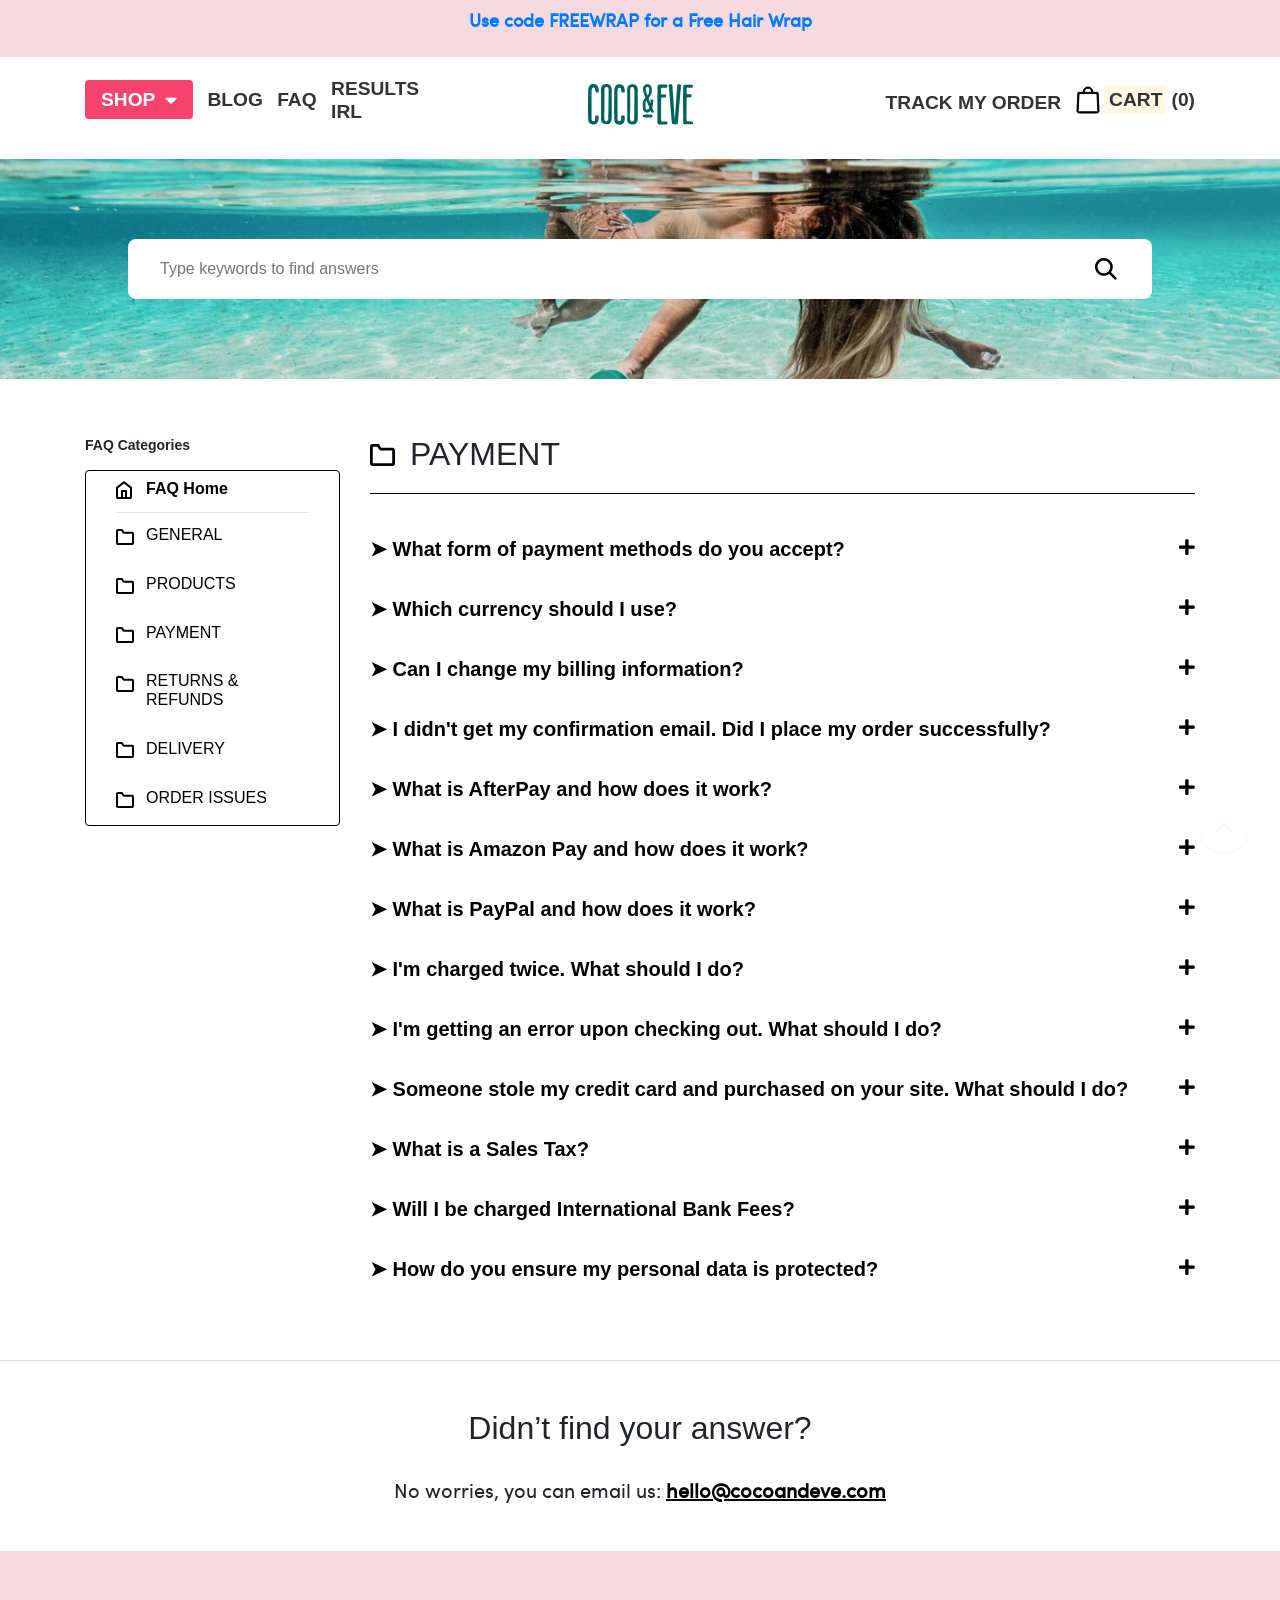
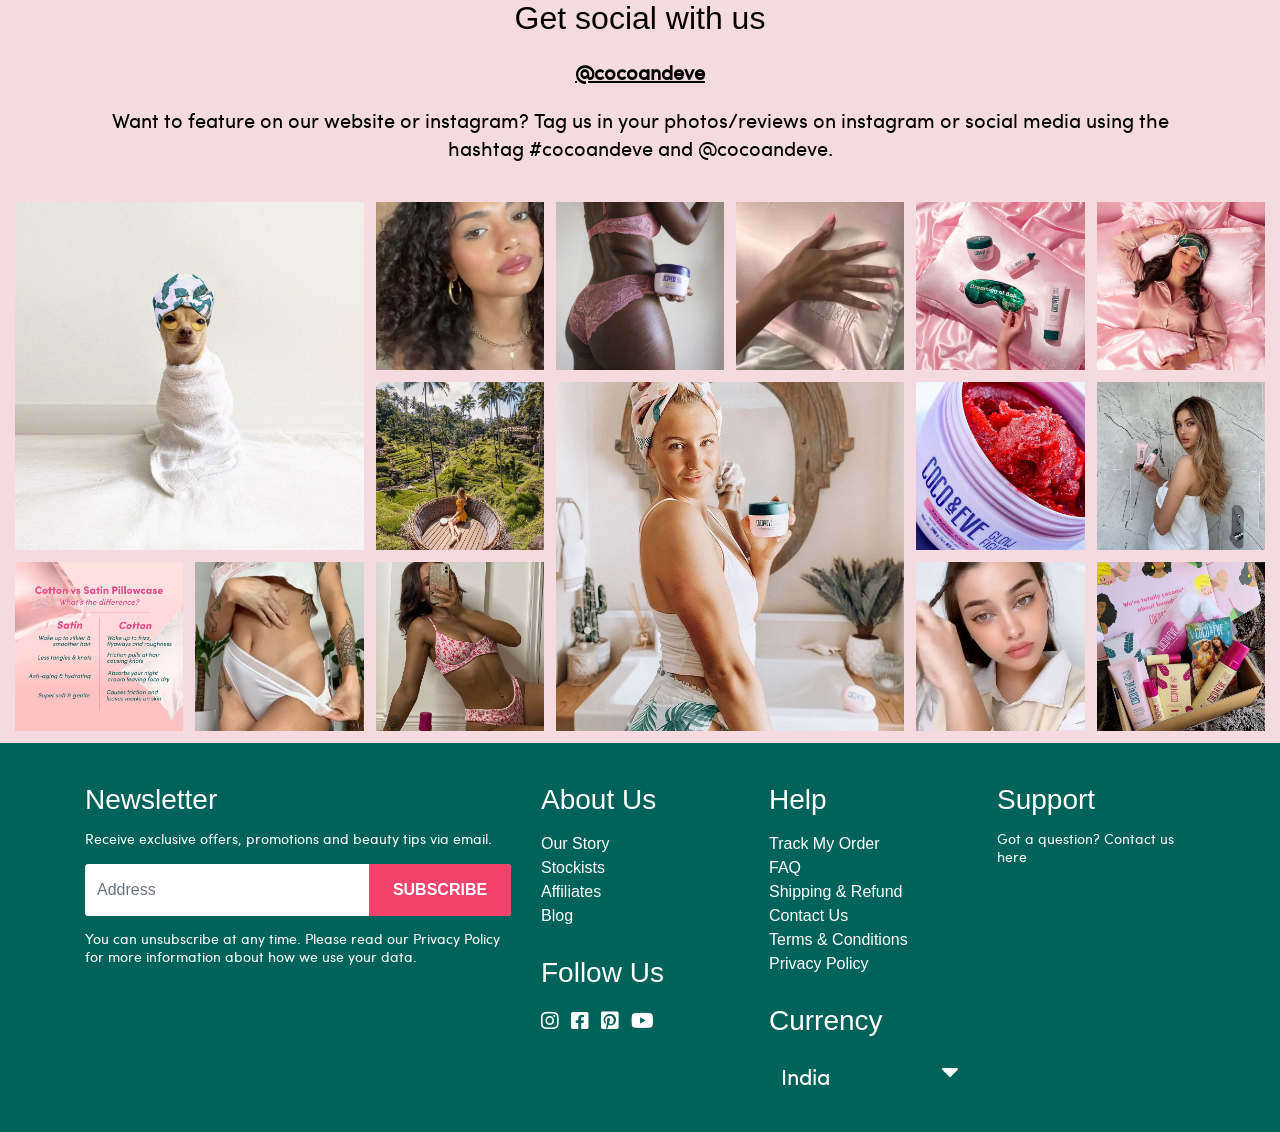
<file: faq-1.html>
<!DOCTYPE html>
<html lang="en">
  <head>
    <meta charset="utf-8" />
    <meta http-equiv="X-UA-Compatible" content="IE=edge" />
    <!-- <meta http-equiv="refresh" content="5; url=https://www.google.com/" />     -->
    <meta name="description" content="Coco & Eve" />
    <meta name="keywards" content="Coco & Eve" />
    <meta name="author" content="Codeclouds" />
    <meta
      name="viewport"
      content="width=device-width,initial-scale=1.0,maximum-scale=1.0,user-scalable=no"
    />
    <title>Award Winning Bali Beauty Products - Natural &amp; Effective
      &VerticalLine; Coco & Eve</title>

    <!--css file-->
    <!-- <link rel="stylesheet" href="css/aos.css" />   // use scss files -->
    <link rel="stylesheet" href="css/slick.css" />
    <link rel="stylesheet" href="css/slick-theme.css" />
    <link rel="stylesheet" href="./css/style.css" />
    <link rel="stylesheet" href="./css/custom.css" />
    <link rel="shortcut icon" href="./images/favicon.ico" type="image/x-icon" />
    <link rel="stylesheet" href="https://maxcdn.bootstrapcdn.com/bootstrap/4.0.0/css/bootstrap.min.css" integrity="sha384-Gn5384xqQ1aoWXA+058RXPxPg6fy4IWvTNh0E263XmFcJlSAwiGgFAW/dAiS6JXm" crossorigin="anonymous">
    <script src="https://code.jquery.com/jquery-3.5.1.min.js"></script>
<script src="https://cdn.jsdelivr.net/npm/popper.js@1.16.1/dist/umd/popper.min.js"></script>
<script src="https://stackpath.bootstrapcdn.com/bootstrap/4.5.2/js/bootstrap.min.js"></script>
  </head>
  <body>
    <!--preloader start-->
    <div id="preloader"><div id="loader"></div></div>

    
    <!--top-header section-->
    <section class="top_header bg-primary-light">
      <div class="container">
        <p><a href="#">Use code FREEWRAP for a Free Hair Wrap</a></p>
      </div>
    </section>


    <!--header section-->
    <header class="header smart-scroll">
      <div class="container header_wrap">

        <!-- menu box left -->
        <div class="header_menu_left">
          <div class="open-nav-menu">
            <span></span>
          </div>         
          <div class="menu-overlay">
            <div class="close-nav-menu">
              <i class="fas fa-times"></i>
            </div>
          </div>
          <!-- navigation menu start -->
          <nav class="nav-menu">
            
            <!--menu mob-->
            <ul class="menu menu-mob">
              <li class="menu-item">
                <a href="#">
                  <button type="button" class="btn btn-primary btn-sm w-100" tabindex="0">Shop All</button>
                </a>
              </li>
              <li class="menu-item menu-item-has-children">
                <a href="#" data-toggle="sub-menu" class="list_menu">
                  <img src="images/megamenu-hair-scrub.jpg" alt="megamenu-hair-scrub" class="sub-menu-img">
                  <span class="right">
                    <span style="color: #00635b;"><small>Haircare</small><br> Like a Virgin</span> <i class="fas fa-angle-down"></i>
                  </span>
                </a>
                <ul class="sub-menu">
                  <li class="menu-item"><a href="#">Nourishing Hair Masque</a></li>
                  <li class="menu-item"><a href="#">Deep Clean Scalp Scrub</a></li>
                  <li class="menu-item"><a href="#">Healthy Hair Bundle</a></li>
                  <li class="menu-item"><a href="#">That's A Wrap Bundle</a></li>
                  <li class="menu-item"><a href="#">Hair Heroes Gift Set</a></li>
                  <li class="menu-item"><a href="#">Hair Kits &amp; Gifts</a></li> 
                  <li class="menu-item"><a href="#"><b>Shop all Hair</b></a></li> 
                </ul>
              </li>
              <li class="menu-item menu-item-has-children">
                <a href="#" data-toggle="sub-menu" class="list_menu">
                  <img src="images/megamenu-tan.jpg" alt="megamenu-tan.jpg" class="sub-menu-img">
                  <span class="right">
                    <span style="color: #ae2573;"><small>Self Tanner</small><br> Sunny Honey</span> <i class="fas fa-angle-down"></i>
                  </span>
                </a>
                <ul class="sub-menu">
                  <li class="menu-item"><a href="#">Bali Bronzing Bundle</a></li>
                      <li class="menu-item"><a href="#">Bali Bronzing Foam</a></li>
                      <li class="menu-item"><a href="#">Tanning Goddess Kit</a></li>
                      <li class="menu-item"><a href="#">Bronzing Face Drops</a></li>
                      <li class="menu-item"><a href="#">Deluxe Vegan Kabuki Brush</a></li>
                      <li class="menu-item"><a href="#">Velvet Tanning Mitt</a></li> 
                  <li class="menu-item"><a href="#"><b>Shop all Tan</b></a></li> 
                </ul>
              </li>    
              <li class="menu-item menu-item-has-children">
                <a href="#" data-toggle="sub-menu" class="list_menu">
                  <img src="images/Nav_Body.jpg" alt="Nav_Body" class="sub-menu-img">
                  <span class="right">
                    <span style="color: #213e7b;"><small>Bodycare</small><br> Glow Figure</span> <i class="fas fa-angle-down"></i>
                  </span>
                </a>
                <ul class="sub-menu">
                  <li class="menu-item"><a href="#">Bali Bod Bundle</a></li>
                  <li class="menu-item"><a href="#">Bali Buffing Sugar</a></li>
                  <li class="menu-item"><a href="#">Bounce Body Masque</a></li>
                  <li class="menu-item"><a href="#">Body Moisture Whip</a></li>
                  <li class="menu-item"><a href="#">Jelly Massage Mitt</a></li>
                  <li class="menu-item"><a href="#">Smooth-on Shell Scoop</a></li>
                  <li class="menu-item"><a href="#"><b>Shop all Hair</b></a></li> 
                </ul>
              </li>
              <li class="menu-item menu-item-has-children">
                <a href="#" data-toggle="sub-menu" class="list_menu">
                  <img src="images/Nav_ShopAll.jpg" alt="Nav_ShopAll" class="sub-menu-img">
                  <span class="right">
                    <span><small>Bundles</small><br> Value Kits</span> <i class="fas fa-angle-down"></i>
                  </span>
                </a>
                <ul class="sub-menu">
                  <li class="menu-item"><a href="#">Healthy Hair Bundle</a></li>
                  <li class="menu-item"><a href="#">That's A Wrap Bundle</a></li>
                  <li class="menu-item"><a href="#">Bali Bod Bundle</a></li>
                  <li class="menu-item"><a href="#">Taste of the Tropics Kit</a></li>
                  <li class="menu-item"><a href="#">Shop all Products</a></li>
                  <li class="menu-item"><a href="#">Shop all Kits & Gifts</a></li>
                  <li class="menu-item"><a href="#"><b>Shop all Hair</b></a></li> 
                </ul>
              </li>
              <li class="menu-item">
                <a href="#">Track My Order</a>
              </li>
              <li class="menu-item">
                <a href="blog.html">Blog</a>
              </li>
              <li class="menu-item">
                <a href="#">Faq</a>
              </li>
              <li class="menu-item">
                <a href="#">Results IRL</a>
              </li>
              <li class="menu-item menu-item-has-children">
                <a href="#" data-toggle="sub-menu"
                  >Info <i class="fas fa-angle-down"></i></a>
                <ul class="sub-menu">
                  <li class="menu-item">
                    <a href="#">Shipping & Refund</a>
                  </li>
                  <li class="menu-item">
                    <a href="terms-and-conditions.html">Terms & Conditions</a>
                  </li>               
                  <li class="menu-item">
                    <a href="privacy-policy.html">Privacy Policy</a>
                  </li> 
                  <li class="menu-item">
                    <a href="contact-us.html">Contact Us</a>
                  </li> 
                </ul>
              </li>  
              <li class="menu-item menu-item-has-children">
                <a href="#" data-toggle="sub-menu"
                  >ROW (USD) <i class="fas fa-angle-down"></i></a>
                <ul class="sub-menu">
                  <li class="menu-item">
                    <a href="#">United Kingdom (GBP)</a>
                  </li>
                  <li class="menu-item">
                    <a href="#">USA (USD)</a>
                  </li>               
                  <li class="menu-item">
                    <a href="#">Canada (CAD)</a>
                  </li> 
                  <li class="menu-item">
                    <a href="#">Australia (AUD)</a>
                  </li> 
                  <li class="menu-item">
                    <a href="#">Europe (EUR)</a>
                  </li> 
                  <li class="menu-item">
                    <a href="#">Rest of the World (USD)</a>
                  </li> 
                </ul>
              </li>  
            </ul>

            <!--menu desktop-->
            <ul class="menu menu-desktop">
              <li class="menu-item menu-item-has-children">
                <a href="#" data-toggle="sub-menu"
                  >Shop <i class="fas fa-caret-down"></i></a>
                <ul class="sub-menu">
                  <div class="sub-menu_wrap">
                    <ul class="list list1">
                      <li class="menu-item"><a href="#">hair</a></li>
                      <li class="menu-item"><a href="#">Nourishing Hair Masque</a></li>
                      <li class="menu-item"><a href="#">Deep Clean Scalp Scrub</a></li>
                      <li class="menu-item"><a href="#">Healthy Hair Bundle</a></li>
                      <li class="menu-item"><a href="#">That's A Wrap Bundle</a></li>
                      <li class="menu-item"><a href="#">Hair Heroes Gift Set</a></li>
                      <li class="menu-item"><a href="#">Hair Kits &amp; Gifts</a></li>
                      <li class="menu-item"><a href="#"><img src="images/megamenu-hair-scrub.jpg" alt="megamenu-hair-scrub"></a></li>
                    </ul>
                    <ul class="list list2">
                      <li class="menu-item"><a href="#">Tan</a></li>
                      <li class="menu-item"><a href="#">Bali Bronzing Bundle</a></li>
                      <li class="menu-item"><a href="#">Bali Bronzing Foam</a></li>
                      <li class="menu-item"><a href="#">Tanning Goddess Kit</a></li>
                      <li class="menu-item"><a href="#">Bronzing Face Drops</a></li>
                      <li class="menu-item"><a href="#">Deluxe Vegan Kabuki Brush</a></li>
                      <li class="menu-item"><a href="#">Velvet Tanning Mitt</a></li>
                      <li class="menu-item"><a href="#"><img src="images/megamenu-tan.jpg" alt="megamenu-hair-scrub"></a></li>
                    </ul>                     
                    <ul class="list list3">
                      <li class="menu-item"><a href="#">Body</a></li>
                      <li class="menu-item"><a href="#">Bali Bod Bundle</a></li>
                      <li class="menu-item"><a href="#">Bali Buffing Sugar</a></li>
                      <li class="menu-item"><a href="#">Bounce Body Masque</a></li>
                      <li class="menu-item"><a href="#">Body Moisture Whip</a></li>
                      <li class="menu-item"><a href="#">Jelly Massage Mitt</a></li>
                      <li class="menu-item"><a href="#">Smooth-on Shell Scoop</a></li>
                      <li class="menu-item"><a href="#"><img src="images/Nav_Body.jpg" alt="megamenu-hair-scrub"></a></li>
                    </ul>
                    <ul class="list list4">
                      <li class="menu-item"><a href="#">Bundles</a></li>
                      <li class="menu-item"><a href="#">Healthy Hair Bundle</a></li>
                      <li class="menu-item"><a href="#">That's A Wrap Bundle</a></li>
                      <li class="menu-item"><a href="#">Bali Bod Bundle</a></li>
                      <li class="menu-item"><a href="#">Taste of the Tropics Kit</a></li>
                      <li class="menu-item"><a href="#">Shop all Products</a></li>
                      <li class="menu-item"><a href="#">Shop all Kits & Gifts</a></li>
                      <li class="menu-item"><a href="#"><img src="images/Nav_ShopAll.jpg" alt="megamenu-hair-scrub"></a></li>
                    </ul>
                  </div>                  
                </ul>
              </li>      
              <li class="menu-item">
                <a href="blog.html">Blog</a>
              </li>
              <li class="menu-item">
                <a href="#">Faq</a>
              </li>
              <li class="menu-item">
                <a href="#">Results IRL</a>
              </li>
            </ul>

          </nav>
          <!-- navigation menu end -->
        </div>

        <!--logo box-->
        <div class="logo">
          <a href="index.html">
            <svg xmlns="http://www.w3.org/2000/svg" enable-background="new 0 0 100.4 38.8" viewBox="0 0 100.4 38.8"><g fill="#00635b"><path clip-rule="evenodd" d="m60.2 29.3c-1.2 0-2.3 0-3.5-.1-.5 0-3.8-.4-4.2.7-.1.3-.1.5 0 .8.1.9.5 1.3 1.3 1.3h2.9 3.7c1 0 1.3-.4 1.3-1.4-.1-1-.3-1.3-1.5-1.3zm-4.8.7c-.1.1-.2 0-.3-.1.1-.1.2-.2.3-.1z" fill-rule="evenodd"></path><path d="m63 26.6c-.6-1.3-1.1-2.6-1.5-3.9v-.3l.2-.5c.1-.2.1-.3.1-.5.1-.7.2-1.3.3-2 0-.2 0-.4.1-.6 0-.2.1-.5.1-.7.1-.4.1-.8.1-1.3v-.8c0-.1 0-.3 0-.4v-.1c0-.2-.1-.4-.2-.5-.2-.1-.5-.1-.8-.1h-.8c-.2 0-.4 0-.6.1s-.2.4-.2.4v.2.4.8c0 .5 0 .9-.1 1.4 0 0-.1-.1-.2-.3-.4-.8-.9-2-1.5-3.7-.1-.2-.1-.4-.1-.6 0 0 0-.1.3-.5 1.9-2.1 2.8-4.1 2.8-5.8l.1-1.1-.1-1.3c0-.6-.1-1.3-.4-1.9-.1-.5-.3-1-.6-1.4-.8-1-2-1.5-3.2-1.4-1.2-.1-2.4.5-3.2 1.5-.7.9-1.1 2-1 3.2v.4c-.1.3-.1.6 0 .9.5 2.1 1.2 4.1 2 6v.1c.1.2.1.5.1.8 0 .2-.1.4-.2.5-1.4 1.7-2.1 3.2-2.1 4.5v4.8c0 1.2.4 2.3 1.1 3.2.8.8 1.9 1.3 3 1.3s2.2-.5 2.9-1.3c.1-.1.2-.2.2-.3l.1-.2.1-.1h.1l.1.1v.1l.1.2.1.2c0 .1 0 .2.1.3 0 .1.1.2.1.3.1.3.4.5.9.5h1.5c.4 0 .5-.3.5-.4zm-8.8-19.9-.2.1c-.1-.1-.3-.1-.4-.2v-.2l.2-.1c.1 0 .3.1.4.1zm1.5-3.3c.5-.6 1.5-.7 2.1-.2l.2.1c.3.4.5.9.5 1.4v2.7c-.1 1-.4 2-1.1 2.8-.3.4-.4.5-.5.5s-.2 0-.3-.3c-.7-1.8-1.2-3.7-1.4-5.6 0-.6.2-1.1.5-1.4zm2.5 20.1c-.4.6-1.1 1.1-1.8 1.1-.4 0-.8-.1-1.1-.4-.3-.5-.4-1-.3-1.6v-4.6c0-.6.2-1.2.6-1.7.2-.3.3-.3.3-.3s.1 0 .2.4l2.3 5.5c.1.2.1.5.1.7 0 .3-.1.6-.3.9z"></path><path clip-rule="evenodd" d="m70.8 38.7c-1 0-2 0-3 0-.8 0-1.2-.4-1.3-1.3-.1-.7-.1-1.4-.1-2.1.1-1.7 0-19.2-.1-20.9-.1-1.9 0-3.7.2-5.6.1-.9 0-1.7 0-2.6 0-1.5 0-3 .1-4.4 0-.6.5-1.1 1.1-1.1.5-.1 1-.2 1.5-.2h4.4c.5 0 .9.1 1.4.1.4 0 .8.4.8.8.1.4.1.8.1 1.2 0 .5-.3.8-.8.9-.5 0-1 0-1.6 0-.9 0-1.7 0-2.6 0-.5-.1-1 .3-1.1.8v.2c0 .6-.1 1.2 0 1.8 0 .9 0 1.8.1 2.7 0 .8.2 1 1 1h2.9c.5 0 .9.4.9.9v.2c-.1.4-.1.8-.2 1.1 0 .3-.3.6-.6.6-.5 0-1.1.1-1.6.1s-1 0-1.5.1c-.6.1-.8.3-.8.9 0 1.1-.1 18.1-.1 19.2v1.7c0 .5.4 1 .9 1h.2c1.2 0 2.3.1 3.5.1s1.4.2 1.5 1.4c0 1-.3 1.4-1.3 1.4-1.4.1-2.7 0-3.9 0zm1.3-27.2-.2.1.1.4.2-.1z" fill-rule="evenodd"></path><path d="m85.1 36.4.2.1.2-.3-.2-.1z"></path><path d="m88.2.5c-.2 0-.4 0-.6-.1-.9-.2-2 .1-2.2.8-.2 1-2.2 31.8-2.3 32.1 0 .1 0 .3-.1.3s0-.7-.1-1c-.1-.6-2-30.3-2.3-31.6-.1-.5-.8-.7-1.4-.8-.2 0-.4 0-.6 0s-.5 0-.7 0c-.5.1-.7.2-.7.6 0 .5 0 1.1.1 1.6.2 1.2 2.7 33 3.1 35.2.1.6.4.7 1.1.8.4 0 .8.1 1.2.1.6 0 1.3.1 1.9 0 .5 0 1-.2 1.2-.7.2-.7.4-1.3.4-2 0-1.6 2.7-34 2.8-34.7.1-.3-.3-.6-.8-.6z"></path><path d="m79.4 3.2c.1-.1.2-.2.3-.1v.1c-.1.2-.2.1-.3 0z"></path><path d="m95.4 3.5h2.6 1.6c.5 0 .8-.4.8-.8 0-.4 0-.8-.1-1.2 0-.4-.4-.8-.8-.8-.5-.1-.9-.1-1.4-.1-1.5 0-2.9 0-4.4 0-.5 0-1 .1-1.5.2-.6.1-1 .5-1.1 1.1-.1 1.3-.1 2.8-.1 4.2 0 .9.1 1.7 0 2.6-.2 1.9-.2 3.7-.2 5.6.2 1.7.3 19.3.2 20.9 0 .7 0 1.4.1 2.1.1.9.5 1.3 1.3 1.3h3 3.7c1 0 1.4-.4 1.3-1.4 0-1.2-.3-1.4-1.5-1.4s-2.3 0-3.5-.1c-.5.1-1-.3-1.1-.9v-.2c0-.6-.1-1.1 0-1.7 0-1.1.1-18.1.1-19.2 0-.6.2-.8.8-.9.5 0 1 0 1.5-.1.5 0 1.1 0 1.6-.1.3 0 .6-.2.6-.6.1-.4.1-.8.2-1.1.1-.5-.2-1-.6-1.1h-.2c-1 0-1.9 0-2.9 0-.8 0-1-.3-1-1 0-.9 0-1.8-.1-2.7 0-.6 0-1.2 0-1.8 0-.5.4-1 .9-1zm-2.6-1.1-.2-.1.2-.1.2.1zm5.5 34.8.2-.1c.1 0 .3.1.4.1v.3l-.2.1c-.2-.1-.3-.1-.4-.2zm-.4.4.2.1-.2.1-.2-.1z"></path><path clip-rule="evenodd" d="m22.7 11.4c0-2.1 0-4.3 0-6.4 0-1.1-.3-2.2-1-3.1-.9-1.5-2.7-2.2-4.4-1.8-.4.1-.7.1-1.1.1-1.1 0-2.2.6-2.8 1.5-.7 1.1-1 2.4-1 3.7s.1 2.6.1 3.9v21.6.6c-.1 1-.1 2 0 2.9.1 1.3.7 2.5 1.8 3.2 1.3.9 2.8 1.2 4.3.9 1.6-.2 2.9-1.2 3.5-2.7.4-.9.6-2 .6-3 0-1.8 0-19.5 0-21.4zm-3.2 16.3c-.2.9-.3 1.8-.2 2.8 0 1 .1 2 .1 3 .1.8-.3 1.6-.9 2-.1.1-.2.1-.3.2-.9.3-2-.1-2.3-1.1-.1-.4-.2-.8-.2-1.2-.1-.9-.2-1.8-.2-2.7 0-.2 0-.4 0-.5.3-1.3.2-18.6.2-20 0-.8 0-1.7 0-2.5 0-.9 0-1.8 0-2.6 0-.7.3-1.4.9-1.9.2-.2.5-.3.8-.4 1-.2 1.9.4 2.1 1.4.1.5.2 1 .2 1.5v2.2 3.3c-.1.2-.1 16.3-.2 16.5zm.4 1.5c-.1-.1-.2-.2-.2-.4 0-.1.1-.2.2-.4h.1c.1.1.3.3.2.4s-.1.3-.3.4z" fill-rule="evenodd"></path><path clip-rule="evenodd" d="m47.6 11.4v21.6c0 1-.2 2-.5 3-.6 1.5-1.9 2.5-3.5 2.7-1.5.3-3.1 0-4.3-.9-1.1-.7-1.8-1.9-1.8-3.2-.1-1-.1-2 0-2.9 0-.2 0-.4 0-.6 0-1.9 0-19.7 0-21.6 0-1.3 0-2.6-.1-3.9s.3-2.6 1-3.6c.6-.9 1.7-1.5 2.8-1.6.4 0 .7-.1 1.1-.1 1.7-.4 3.5.3 4.4 1.8.6.9 1 2 1 3.1-.2 1.9-.2 4-.1 6.2zm-3.2-3.5c0-.7 0-1.5-.1-2.2 0-.5-.1-1-.2-1.5-.2-1-1.2-1.6-2.1-1.4-.3.1-.6.2-.8.4-.6.5-.9 1.2-.9 1.9v4.4.7c.1 1.4.2 18.6-.2 20v.5c.1.9.1 1.8.2 2.7 0 .4.1.8.2 1.2.5.9 1.5 1.4 2.5 1.1.1 0 .2-.1.3-.2.7-.5 1-1.2.9-2 0-1-.1-2.1-.1-3.1-.1-.9 0-1.8.2-2.7.1-.2.1-16.3.1-16.5 0-1.1 0-2.2 0-3.3zm.4 20.6h-.1c-.1.1-.1.2-.1.4s0 .4.2.3.3-.2.3-.3c0-.2-.2-.3-.3-.4z" fill-rule="evenodd"></path><path clip-rule="evenodd" d="m34.1 30.1c-.4-.1-.8-.1-1.2 0-.9.1-1.2.4-1.2 1.3v2.2c0 .5-.1 1.1-.5 1.5-.4.5-1.1.6-1.6.4-.7-.2-1.2-.7-1.3-1.4-.1-.4-.1-.8-.1-1.2 0-2.6 0-21.2 0-23.8 0-.8 0-1.6 0-2.4s.1-1.5.4-2.2l.1-.2c.4-.8 1.4-1 2.2-.6.4.3.7.8.8 1.3.1.8.2 1.6.3 2.4 0 .4.3.6.7.7s.8.1 1.3.1h.2c.6 0 1-.6.9-1.1.1-1 0-2-.2-3-.2-1.2-.9-2.3-1.9-3-.7-.5-1.5-.8-2.4-.8-1.5-.2-2.9.3-4 1.3-1 1.1-1.5 2.5-1.5 3.9-.1 2.3-.1 20.6-.1 22.9 0 .5 0 1 .1 1.5s.1 1.1 0 1.6c-.1.4-.2.8-.1 1.3.1.8.2 1.7.3 2.5.2 1.3 1 2.4 2.1 3 1.3.7 2.7.9 4.1.5 1.3-.2 2.4-1 2.9-2.2.8-1.8 1-3.7.7-5.6-.2-.6-.6-.9-1-.9zm-7.4-18.8c-.3 0-.4-.2-.3-.6.4 0 .6.1.6.4-.1.1-.2.2-.3.2z" fill-rule="evenodd"></path><path clip-rule="evenodd" d="m9.3 30.1c-.4-.1-.8-.1-1.2 0-.9.1-1.2.4-1.2 1.3v2.2c0 .5-.1 1.1-.5 1.5-.4.5-1.1.6-1.6.4-.7-.2-1.2-.7-1.3-1.4-.1-.4-.1-.8-.1-1.2 0-2.6 0-21.2 0-23.8 0-.4 0-.8 0-1.2s0-.8 0-1.2c0-.8.1-1.5.4-2.2 0-.1.1-.2.1-.3.5-.7 1.4-1 2.2-.5.4.3.7.8.7 1.3.2.7.3 1.5.4 2.2 0 .4.3.6.7.7s.8.2 1.2.2h.2c.6 0 1-.6.9-1.1.1-1 0-2-.2-3-.2-1.2-.9-2.3-1.9-3-.7-.5-1.5-.8-2.4-.9-1.5-.2-2.9.3-4 1.3-1 1.1-1.5 2.5-1.5 3.9-.2 2.4-.1 20.6-.2 23 0 .5 0 1 .1 1.5s.1 1.1 0 1.6c-.1.4-.1.8-.1 1.2.1.8.2 1.7.3 2.5.2 1.3 1 2.4 2.1 3 1.3.7 2.7.9 4.1.5 1.3-.2 2.4-1 2.9-2.2.8-1.8 1-3.7.7-5.6 0-.4-.4-.7-.8-.7zm-7.4-18.8c-.3 0-.4-.2-.3-.6.4 0 .6.1.6.4-.1.1-.2.2-.3.2z" fill-rule="evenodd"></path></g><path d="m85.3 36.5-.2-.1.2-.3.2.1z" fill="#fff"></path></svg>
          </a>
        </div>

        <!-- menu box right -->
        <div class="header_menu_right">
          <ul class="menu">
            <li class="menu-item"><a href="#">Track My Order</a></li>
            <li class="menu-item" onclick="openbtn()">
              <a href="#">
                <svg xmlns="http://www.w3.org/2000/svg" width="24" height="28" viewBox="0 0 24 28"><path d="M20.389 27H3.613c-.983 0-1.677-.232-2.123-.708-.35-.376-.514-.877-.487-1.484l.834-17.882a.602.602 0 0 1 .598-.58h19.126c.32 0 .583.256.598.58l.838 17.885c.03.607-.135 1.105-.488 1.484-.442.473-1.136.705-2.12.705zM3.009 7.567l-.807 17.302c-.018.393.114.534.158.583.141.15.473.33 1.256.33h16.776c.783 0 1.115-.178 1.256-.33.045-.046.176-.19.158-.58l-.81-17.302H3.009zm4.226-1.678C7.235 3.192 9.373 1 12 1c2.629 0 4.767 2.192 4.767 4.889h-1.196c0-2.022-1.603-3.668-3.57-3.668-1.968 0-3.571 1.646-3.571 3.668z"></path><path fill="none" stroke="#000" d="M20.389 27H3.613c-.983 0-1.677-.232-2.123-.708-.35-.376-.514-.877-.487-1.484l.834-17.882a.602.602 0 0 1 .598-.58h19.126c.32 0 .583.256.598.58l.838 17.885c.03.607-.135 1.105-.488 1.484-.442.473-1.136.705-2.12.705zM3.009 7.567l-.807 17.302c-.018.393.114.534.158.583.141.15.473.33 1.256.33h16.776c.783 0 1.115-.178 1.256-.33.045-.046.176-.19.158-.58l-.81-17.302H3.009zm4.226-1.678C7.235 3.192 9.373 1 12 1c2.629 0 4.767 2.192 4.767 4.889h-1.196c0-2.022-1.603-3.668-3.57-3.668-1.968 0-3.571 1.646-3.571 3.668z"></path></svg>
                <span><span class="mark">Cart</span> (0)</span>
              </a>
            </li>
          </ul>
        </div>
        
        <!--sidebar-->
        <div id="mysidebar" class="sidebar">
          <a href="javascript:void(0)" class="closebtn" onclick="closebtn()">
            <svg xmlns="http://www.w3.org/2000/svg" width="26" height="26" viewBox="0 0 26 26">
              <g transform="rotate(45 13 13)">
                <path d="M-3.25 12.175a.8.8 0 0 1 .8-.8h31.306a.8.8 0 0 1 .8.8v1.65a.8.8 0 0 1-.8.8H-2.45a.8.8 0 0 1-.8-.8z"></path>
              </g>
              <g transform="rotate(-45 13 13)">
                <path d="M29.656 12.175a.8.8 0 0 0-.8-.8H-2.45a.8.8 0 0 0-.8.8v1.65a.8.8 0 0 0 .8.8h31.306a.8.8 0 0 0 .8-.8z"></path>
              </g>
            </svg>
          </a>
          <div class="sidebar_wrap">
            <div class="side_box">
              <h3>Your Cart</h3>
              <ul>
                <li class="cart_table">
                  <div class="span2">
                    <img src="images/Nav_Body.jpg" alt="Nav_Body">
                  </div>
                  <div class="span2">
                    <p>Bali Bod Bundle</p>
                    <div id="field">
                      <button type="button" id="sub" class="sub">
                        <i class="fas fa-minus"></i>
                      </button>                    
                      <input type="number" id="count" value="1" min="1" max="3">
                      <button type="button" id="add" class="add">
                        <i class="fas fa-plus"></i>
                      </button>
                    </div>
                  </div>
                  <div class="text-right">
                    <a href="#">
                      <svg xmlns="http://www.w3.org/2000/svg" width="21" height="27" viewBox="0 0 21 27">
                        <path d="M6.632 23.76L5.526 6.48h1.106l1.105 17.28zm7.736 0h-1.105l1.105-17.28h1.106zM9.948 6.48h1.105v17.28H9.947zM21 4.32h-1.104l-1.027 20.118C18.793 25.875 17.58 27 16.109 27H4.89c-1.471 0-2.684-1.125-2.76-2.563L1.105 4.32H0V3.24h5.526V2.16C5.526.969 6.518 0 7.736 0h5.527c1.219 0 2.21.969 2.21 2.16v1.08H21zM6.632 3.24h7.736V2.16c0-.597-.494-1.08-1.105-1.08H7.737c-.61 0-1.105.483-1.105 1.08zm12.157 1.08H2.211l1.024 20.062c.045.862.773 1.538 1.655 1.538h11.22c.881 0 1.61-.676 1.655-1.538z"></path>
                      </svg>
                    </a>
                    <p class="price"><span class="mark">$32.20</span></p>
                  </div>
                </li>
              </ul>
              <div class="subtotal_box">
                <p class="sub">Subtotal <span>$99.30</span></p>
                <p class="sub">Shipping <span>$4.99</span></p>
                <p><a href="#" id="promo">+ Apply a promo code</a></p>
                <form class="form_container" id="promo_box">
                  <div class="form_row col3">
                    <div class="form-group span2">
                      <label for="Address" class="sr-only">Address</label>
                      <input type="text" class="form-control" placeholder="Address">
                      <small class="error-msg">This is a required field.</small>
                    </div>
                    <div class="form-group">
                      <a href="#" class="btn btn-primary btn-sm">subscribe</a>
                    </div>
                  </div>
                </form>
                <p class="sub total">Total <span>$99.30</span></p>              
              </div>
              <div class="sidebar_list">
                <div>
                  <img src="images/icon7.png" alt="icon7">
                  <span>Fast worldwide delivery</span>
                </div>
                <div>
                  <img src="images/icon8.png" alt="icon8">
                  <span>Winner of 18 Beauty Awards</span>
                </div>
                <div>
                  <img src="images/icon9.png" alt="icon9">
                  <span>100% money back guarantee</span>
                </div>
              </div>
              <div class="cart-drawer">
                <div class="shopify-icon">
                  <svg xmlns="http://www.w3.org/2000/svg" width="114" height="34" viewBox="0 0 114 34">
                    <defs>
                      <clipPath id="2ufra">
                        <path fill="#fff" d="M5.54 0h102.92c2.507 0 4.54 1.458 4.54 3.255v27.49c0 1.797-2.033 3.255-4.54 3.255H5.54C3.034 34 1 32.542 1 30.745V3.255C1 1.458 3.033 0 5.54 0z"></path>
                      </clipPath>
                    </defs>
                    <path fill="#fff" d="M6 0h102c2.762 0 5 1.586 5 3.542v26.916c0 1.956-2.238 3.542-5 3.542H6c-2.761 0-5-1.586-5-3.542V3.542C1 1.586 3.239 0 6 0"></path>
                    <path fill="none" stroke="#d2d0cc" stroke-miterlimit="20" stroke-width="2" d="M5.54 0h102.92c2.507 0 4.54 1.458 4.54 3.255v27.49c0 1.797-2.033 3.255-4.54 3.255H5.54C3.034 34 1 32.542 1 30.745V3.255C1 1.458 3.033 0 5.54 0z" clip-path="url(&quot;#2ufra&quot;)"></path>
                    <path d="M62.262 12.39a2.08 2.08 0 0 1 1.289 1.686c0 1.407-1.16 2.186-2.778 2.186A3.45 3.45 0 0 1 59 15.828l.443-1.254c.456.234.959.366 1.474.387.508 0 .782-.268.782-.602 0-.319-.196-.534-.743-.843a1.962 1.962 0 0 1-1.187-1.624c0-1.24 1.089-2.124 2.66-2.124a2.689 2.689 0 0 1 1.517.295l-.418 1.254a3.035 3.035 0 0 0-1.122-.244c-.508 0-.834.231-.834.588 0 .282.234.486.69.73zm6.44-2.635c.94 0 1.476.603 1.476 1.602a6.428 6.428 0 0 1-.13 1.152l-.705 3.65h-1.8l.678-3.534c.052-.257.08-.518.08-.781 0-.385-.155-.654-.559-.654-.574 0-1.187.72-1.421 1.882l-.6 3.087h-1.799l1.747-9.03h1.796l-.69 3.549.026.013a2.453 2.453 0 0 1 1.904-.935zm5.548.001a2.4 2.4 0 0 1 .289.007c1.293.105 2.253 1.21 2.144 2.464 0 2.19-1.435 4.06-3.56 4.06-.1.005-.202.003-.304-.004-1.3-.1-2.274-1.204-2.17-2.467 0-2.14 1.434-4.06 3.598-4.06zm-.887 5.174c.953 0 1.487-1.661 1.484-2.753 0-.521-.208-1.063-.847-1.063-.979 0-1.513 1.652-1.513 2.663 0 .64.26 1.153.874 1.153zm7.928-5.17c1.317 0 1.852 1.062 1.852 2.253 0 2.151-1.382 4.276-3.495 4.276a2.12 2.12 0 0 1-1.056-.232h-.039l-.496 2.612h-1.799l1.253-6.466c.147-.778.269-1.56.364-2.345h1.588l-.104.948h.026a2.48 2.48 0 0 1 1.905-1.05zm-1.723 5.195c1.006 0 1.696-1.626 1.696-2.766 0-.474-.17-.973-.718-.973-.623 0-1.212.731-1.421 1.832l-.3 1.651c.208.17.471.26.743.256zm6.14-7.735l.09.001a.843.843 0 0 1 .805.883v.066c-.018.548-.489.977-1.051.959h-.026a.816.816 0 0 1-.843-.884v-.01a1.02 1.02 0 0 1 1.024-1.015zm-1.303 2.676h1.807L84.99 16.16h-1.793zm6.394-.01v-.003zm0 0l-.247 1.33h-1.24l-.951 4.943h-1.8l.952-4.942h-.834l.259-1.333h.836l.052-.294a3.329 3.329 0 0 1 1.043-1.998 2.702 2.702 0 0 1 1.76-.59c.335-.015.667.038.979.156l-.352 1.383a1.921 1.921 0 0 0-.574-.09c-.6 0-.965.538-1.069 1.14l-.065.294zm4.33.008H97l-2.204 4.637a11.88 11.88 0 0 1-2.36 3.508A4.131 4.131 0 0 1 90.68 19l-.49-1.499a3.878 3.878 0 0 0 1.015-.5c.41-.272.745-.636.98-1.062a.37.37 0 0 0 .038-.294l-1.083-5.75h1.892s.408 3.813.442 4.303h.024c.506-1.518 1.63-4.299 1.63-4.299z"></path>
                    <path d="M67.89 25.238a2 2 0 0 1-.014.171c-.114.993-.959 1.697-1.886 1.574-.982.103-1.863-.646-1.99-1.694l.976-.138.001.058c.036.563.491.99 1.017.95a.749.749 0 0 0 .078.007c.44.012.805-.359.817-.83 0-.528-.264-.74-1.045-.944-1.133-.284-1.681-.741-1.681-1.759 0-.952.698-1.62 1.787-1.62.886-.114 1.694.546 1.826 1.49l-.947.138c-.05-.476-.44-.826-.886-.798-.533 0-.818.274-.818.71 0 .447.194.658 1.007.87 1.096.284 1.757.683 1.757 1.815zm1.289 1.675v-5.83h3.209v.872h-2.195V23.5h1.773v.827h-1.773v1.717h2.313v.872h-3.328zm8.674-1.821v-.001zm0 0c-.143 1.113-1.048 1.932-2.096 1.896-1.457 0-2.298-1.026-2.298-2.687v-.61a2.503 2.503 0 0 1-.01-.247c.01-1.353 1.043-2.443 2.308-2.431 1.03-.096 1.944.712 2.05 1.815l-1.022.146c-.002-.607-.465-1.097-1.031-1.094-.752 0-1.233.642-1.233 1.79v.632c0 1.156.451 1.79 1.24 1.79.6-.016 1.09-.514 1.138-1.154zm5.195-4.01v3.705c.018.16.02.32 0 .48-.122 1.08-1.038 1.85-2.045 1.718a1.69 1.69 0 0 1-.42 0c-.986-.127-1.692-1.088-1.573-2.148v-3.755h1.026v3.693c0 .929.277 1.327.981 1.327.674 0 1.011-.358 1.011-1.376v-3.64zm1.487.002h1.827c1.183 0 1.92.514 1.92 1.664v.122c.042.708-.41 1.34-1.059 1.483l1.336 2.565H87.46l-1.222-2.39h-.687v2.39h-1.016zm1.81 2.669c.608 0 .924-.276.924-.871v-.114c0-.611-.338-.83-.916-.83h-.804v1.819zm3.327-2.67h3.208v.87h-2.195v1.544h1.773v.825h-1.773v1.71H93v.871h-3.328z"></path>
                    <path fill="#95bf47" d="M31.768 10.043C31.78 10.15 34 25.608 34 25.608L28.556 27 16 24.764s1.498-11.929 1.553-12.348c.075-.557.093-.574.666-.76l1.945-.62a8.339 8.339 0 0 1 1.11-2.964c.799-1.305 1.782-2.04 2.77-2.07a1.58 1.58 0 0 1 1.344.612c.054-.004.106-.01.16-.01a2.059 2.059 0 0 1 1.833 1.298c.118.236.216.484.291.738l.61-.194a.488.488 0 0 1 .446.058l1.334 1.338s1.452.022 1.525.029a.2.2 0 0 1 .18.17zM27.034 8.84c-.158-.521-.522-1.394-1.265-1.54.2.595.3 1.22.298 1.85l.967-.31zm-1.622.52a4.999 4.999 0 0 0-.326-1.98 2.116 2.116 0 0 0-.712.534 5.16 5.16 0 0 0-1.058 2.115zm-1.346-2.687c-1.522.048-2.856 2.506-3.196 4.144l1.722-.55a6.014 6.014 0 0 1 1.3-2.812c.22-.249.48-.457.768-.616a.99.99 0 0 0-.594-.162z"></path>
                    <path fill="#5e8e3e" d="M31.782 9.403a139.15 139.15 0 0 0-1.401-.028c-.701-.01-1.116-1.179-1.226-1.296A.27.27 0 0 0 29 8v18l5-1.348s-2.04-14.98-2.05-15.086a.189.189 0 0 0-.165-.167z"></path>
                    <path fill="#fff" d="M26 12.24l-.611 2.466a3.246 3.246 0 0 0-1.492-.28c-1.188.083-1.2.89-1.188 1.09.064 1.105 2.76 1.346 2.91 3.933.12 2.034-1.003 3.426-2.615 3.535-1.103.104-2.195-.296-3.004-1.1l.41-1.882a3.567 3.567 0 0 0 1.93.814c.423-.012.756-.388.744-.839l-.002-.04c-.085-1.44-2.278-1.355-2.417-3.72-.117-1.992 1.096-4.01 3.773-4.193a3.064 3.064 0 0 1 1.559.212z"></path>
                    <path fill="#d2d0cc" d="M45 29h1V6h-1z"></path>
                  </svg>
                </div>
                <img src="images/cart.png" alt="cart" class="cart">
              </div>
              <p class="text-center got">Got a question? Email us at: <a href="#">hello@cocoandeve.com</a></p>            
            </div>  
            <div class="sidebar_btn">
              <a href="#" class="btn btn-primary w-100">Secure Checkout</a>
            </div> 
          </div>
        </div>
        
      </div>
    </header>

    <section class="faq-bnr inner-bnr">
      <div class="container">
        <div class="hero-inner">
    <form role="search" class="search search-full" data-search="" data-instant="true" autocomplete="off" action="#" accept-charset="UTF-8" method="get">
      <input name="utf8" type="hidden" value="✓">
      <input type="search" name="query" id="query" placeholder="Type keywords to find answers" autocomplete="off" aria-label="Type keywords to find answers">
    </form>
  </div>
      </div>
    </section>

    <div class="faq-section pt-md-8 pt-5 bdr-bot">
   <div class="container">
      <div class="section-container row pt-md-7 pb-md-7 pt-2 pb-3 ">
         <section class="right-bar col col-md-3 col-sm-12 col-12 mb-5">
            <span class="faq-cat-title">FAQ Categories</span>
            <div class="section-right-bar" id="sectionRightBar">
               <span class="mobile-selected-menu">FAQ Home</span>
               <div class="inner-sidebar">
                  <ul class="widget-list">
                     <li class="black list-header" id="openDropdown"><a class="h4 selected" href="#">FAQ Home</a></li>
                     <li class="black"><a class="h4 " href="#">GENERAL</a></li>
                     <li class="black"><a class="h4 " href="#">PRODUCTS</a></li>
                     <li class="black"><a class="h4 " href="#">PAYMENT</a></li>
                     <li class="black"><a class="h4 " href="#">RETURNS &amp; REFUNDS</a></li>
                     <li class="black"><a class="h4 " href="#">DELIVERY</a></li>
                     <li class="black"><a class="h4 " href="#">ORDER ISSUES</a></li>
                  </ul>
               </div>
               <div class="faq-tab-nav">
                <div class="dropdown show pos-rel">
  <a class="dropdown-toggle new-btn" href="#" role="button" id="dropdownMenuLink" data-toggle="dropdown" aria-haspopup="true" aria-expanded="false">
    FAQ Home
  </a>

  <div class="dropdown-menu new-menu" aria-labelledby="dropdownMenuLink">
    <a class="dropdown-item new-nav1 home-icn" href="#">FAQ Home</a>
    <a class="dropdown-item new-nav1" href="#">GENERAL</a>
    <a class="dropdown-item new-nav1" href="#">PRODUCTS</a>
    <a class="dropdown-item new-nav1" href="#">PAYMENT</a>
    <a class="dropdown-item new-nav1" href="#">RETURNS &amp; REFUNDS</a>
    <a class="dropdown-item new-nav1" href="#">DELIVERY</a>
    <a class="dropdown-item new-nav1" href="#">ORDER ISSUES</a>
  </div>
</div>
               </div>
            </div>
         </section>
         <section class="section-content col col-md-9 col-sm-12 col-12">
           <div class="faq-area">
            <div class="faq-area-top">
              <h2>PAYMENT</h2>
            </div>
            <div class="faq-accurian">
              <div class="accordion_box">
      <ul>
        <li class="slide_box">
          <h3><a href="#">➤ What form of payment methods do you accept?</a></h3>
          <p class="hide_box">Depending on which country you are from, we offer different payment methods!
          For Debit/Credit cards, we accept VISA, MasterCard, Diners, Discover and American Express. We also accept Paypal, AmazonPay, Afterpay and ApplePay!To avoid the possibility of any checkout errors, do make sure also to <a href="#">See more</a></p>
        </li>
        <li class="slide_box">
          <h3><a href="#">➤ Which currency should I use?</a></h3>
          <p class="hide_box">We currently accept only the following currencies:If you do not see your local currency above, please select USD to proceed with your purchase. Once your bank pulls the funds, they will account for the current exchange rate. <a href="#">See more</a></p>
        </li>
        <li class="slide_box">
          <h3><a href="#">➤ Can I change my billing information?</a></h3>
          <p class="hide_box">Sorry, we are unable to edit the billing address once you have successfully placed an order. Don't worry! As long as your shipping address is correct, you will be able to receive your order! <a href="#">See more</a></p>
        </li>
        <li class="slide_box">
          <h3><a href="#">➤ I didn't get my confirmation email. Did I place my order successfully?</a></h3>
          <p class="hide_box">We know you're excited about your order and we are too! Please be patient if your order confirmation isn’t delivered to your inbox straight away – it can take a couple of hours. Please ensure that you're checking the correct email address you used to purchase your product with and check it falls int <a href="#">See more</a></p>
        </li>
        <li class="slide_box">
          <h3><a href="#">➤ What is AfterPay and how does it work?</a></h3>
          <p class="hide_box">Afterpay is a digital service that makes it possible to buy something now and pay it off in fortnightly instalments.To pay using AfterPay, select the option below. You will be redirected toAfterPay to complete your purchase.Which cards does Afterpay accept? We accept domestic Visa and Mas <a href="#">See more</a></p>
        </li>
        <li class="slide_box">
          <h3><a href="#">➤ What is Amazon Pay and how does it work?</a></h3>
          <p class="hide_box">Just like PayPal and credit cards, Amazon Pay makes it simple for hundreds of millions of customers around the globe to pay for products and services using the information already stored in their Amazon accounts.
          To pay using Amazon Pay, select the option as below. You will be redirected to Amazo <a href="#">See more</a></p>
        </li>
        <li class="slide_box">
          <h3><a href="#">➤ What is PayPal and how does it work?</a></h3>
          <p class="hide_box">PayPal provides an easy and quick way to send and request money online. You can transfer money (abroad) to family, friends, online shops, and auction sites.To pay using PayPal, select the option as below. You will be redirected to PayPal to complete your purchase. <a href="#">See more</a></p>
        </li>
        <li class="slide_box">
          <h3><a href="#">➤ I'm charged twice. What should I do?</a></h3>
          <p class="hide_box">We are sorry to hear that! In many cases, you will see this as "Pending" transaction. Don’t fret!
            A declined transaction could also appear as "Pending". When this happens, the transaction will not be cleared by the bank, and the amount will be reversed back to your account within 5-10 business da <a href="#">See more</a></p>
        </li>
        <li class="slide_box">
          <h3><a href="#">➤ I'm getting an error upon checking out. What should I do?</a></h3>
          <p class="hide_box">A processor decline indicates that the customer’s bank has refused the transaction request. Sometimes you can tell why it was declined by reading the response code, but only your bank can confirm the specific reason. Below are some of the common reasons for the declines: <a href="#">See more</a></p>
        </li>
        <li class="slide_box">
          <h3><a href="#">➤ Someone stole my credit card and purchased on your site. What should I do?</a></h3>
          <p class="hide_box">If you think your credit card was used to purchase something on our website without your authorization, please contact your bank immediately. Let them know that your credit card was stolen and they will assist you accordingly. <a href="#">See more</a></p>
        </li>
        <li class="slide_box">
          <h3><a href="#">➤ What is a Sales Tax?</a></h3>
          <p class="hide_box">A sales tax is a consumption tax imposed by the government on the sale of goods and services. A conventional sales tax is levied at the point of sale, collected by the retailer, and passed on to the government.
          The tax amount to be collected will vary based on the states/location. The tax amount <a href="#">See more</a></p>
        </li>
        <li class="slide_box">
          <h3><a href="#">➤ Will I be charged International Bank Fees?</a></h3>
          <p class="hide_box">At this moment, we accept the following currencies only.
          For the other countries, when placing an order, the final total you see during checkout is in USD. Once your bank pulls the funds, they will account for the current exchange rate. Your bank may or may not charge additional fees for internat <a href="#">See more</a></p>
        </li>
        <li class="slide_box">
          <h3><a href="#">➤ How do you ensure my personal data is protected?</a></h3>
          <p class="hide_box">We take our customer data protection very seriously and ensure you that your personally identifiable information is kept secure during your online transactions.For payments, we are using a certified payment gateway provider. All credit card details are encrypted through the Payment Card Industry <a href="#">See more</a></p>
        </li>
      </ul>
    </div>
            </div>
           </div>
          
           
         </section>
      </div>
   </div>
</div>
    
    
    <!--content section-->
    <div class="section_content">
      <div class="container">
        <div class="section_content_wrap">
          <h2 class="text-center">Didn’t find your answer?</h2>
          <p class="text-center">No worries, you can email us: <a href="#">hello@cocoandeve.com</a></p>
        </div>
      </div>      
    </div>

    <!--get section-->
    <section class="section_get bg-primary-light">
      <div class="container container-sm section_content text-center">
          <h2>Get social with us</h2>
          <p><b><a href="#">@cocoandeve</a></b></p>
          <p>Want to feature on our website or instagram? Tag us in your photos/reviews on instagram or social media using the hashtag #cocoandeve and @cocoandeve.</p>
      </div>
      <div class="section_get_wrap allhideMob">

          

              <div class="big">
                  <img src="images/get-big1.jpg" alt="get-big1">
              </div>
              <div>
                  <img src="images/get-sm1.jpg" alt="get-sm1">
              </div>
              <div>
                  <img src="images/get-sm2.jpg" alt="get-sm2">
              </div>
              <div>
                  <img src="images/get-sm3.jpg" alt="get-sm3">
              </div>
              <div>
                  <img src="images/get-sm4.jpg" alt="get-sm4">
              </div>


              <div class="hideSml">
                  <img src="images/get-sm5.jpg" alt="get-sm5">
              </div>
              <div class="hideMob">
                  <img src="images/get-sm6.jpg" alt="get-sm6">
              </div>
              <div class="big hideMob">
                  <img src="images/get-big2.jpg" alt="get-big2">
              </div>
              <div class="hideMob">
                  <img src="images/get-sm7.jpg" alt="get-sm7">
              </div>
              <div class="hideMob">
                  <img src="images/get-sm8.jpg" alt="get-sm8">
              </div>
              <div class="hideMob">
                  <img src="images/get-sm9.jpg" alt="get-sm9">
              </div>
              <div class="hideMob">
                  <img src="images/get-sm10.jpg" alt="get-sm10">
              </div>
              <div class="hideMob">
                  <img src="images/get-sm11.jpg" alt="get-sm11">
              </div>
              <div class="hideMob">
                  <img src="images/get-sm12.jpg" alt="get-sm12">
              </div>
              <div class="hideMob">
                  <img src="images/get-sm13.jpg" alt="get-sm13">
              </div>
          
      </div>
    </section>
    
    <!--footer section-->
    <section class="section_footer bg-secondary1">
      <div class="container">
        <div class="section_footer_wrap">
          <div class="span2">
            <h3>Newsletter</h3>
            <p>Receive exclusive offers, promotions and beauty tips via email.</p>
            <form class="form_container">
              <div class="form_row col3">
                <div class="form-group span2">
                  <label for="Address" class="sr-only">Address</label>
                  <input type="text" class="form-control" placeholder="Address">
                  <small class="error-msg">This is a required field.</small>
                </div>
                <div class="form-group">
                  <a href="#" class="sucb-new-btn">subscribe</a>
                </div>
              </div>
            </form>
            <p>You can unsubscribe at any time. Please read our Privacy Policy for more information about how we use your data.</p>
          </div>
          <div>
            <h3>About Us</h3>
            <ul class="links">
              <li><a href="#">Our Story</a></li>
              <li><a href="#">Stockists</a></li>
              <li><a href="#">Affiliates</a></li>
              <li><a href="blog.html">Blog</a></li>
            </ul>
            <h3>Follow Us</h3>
            <ul class="social">
              <li><a href="#"><i class="fab fa-instagram"></i></a></li>
              <li><a href="#"><i class="fab fa-facebook-square"></i></a></li>
              <li><a href="#"><i class="fab fa-pinterest-square"></i></a></li>
              <li><a href="#"><i class="fab fa-youtube"></i></a></li>
            </ul>
          </div>
          <div>
            <h3>Help</h3>
            <ul class="links">
              <li><a href="#">Track My Order</a></li>
              <li><a href="#">FAQ</a></li>
              <li><a href="#">Shipping & Refund</a></li>
              <li><a href="contact-us.html">Contact Us</a></li>
              <li><a href="terms-and-conditions.html">Terms & Conditions</a></li>
              <li><a href="privacy-policy.html">Privacy Policy</a></li>
            </ul>
            <h3>Currency</h3>
            <div class="form_container">
              <div class="form-group">
                <label for="country" class="sr-only">country</label>
                <select class="form-control currency" id="">
                  <option>India</option>
                  <option>Usa</option>
                </select>
              </div>
            </div>
          </div>
          <div>
            <h3>Support</h3>
            <p>Got a question? Contact us <a href="#">here</a></p>
          </div>
        </div>
      </div>
    </section>

    <!--scroll to top-->
    <a href="#" class="scrollup"></a>

    <!--js file-->
    <script src="js/jquery-1.11.2.min.js"></script>
    <script src="js/aos.js"></script>
    <script src="js/sidebar_menu.js"></script>
    <script src="js/slick.js"></script>
    <script src="js/script.js"></script>
    <script src="js/bootstrap.js"></script>


    <!-- <script>
$(".hide_box").hide();

// without arrow
// $(document).on('click', '.slide_box', function(){
//  $(this).find('.hide_box').slideToggle();
//  $(this).siblings().find('.hide_box').slideUp();

// });

//with arrow
$(document).on('click', '.slide_box', function(){
 $(this).find('.hide_box').slideToggle();
 if($(this).hasClass('active'))
 {
  console.log("yes");
  $(this).removeClass('active');
 }
 else {
  $(this).siblings().removeClass("active");
  $(this).addClass("active");
 }
 $(this).siblings().find('.hide_box').slideUp();
});
</script> -->
  </body>
</html>
</file>
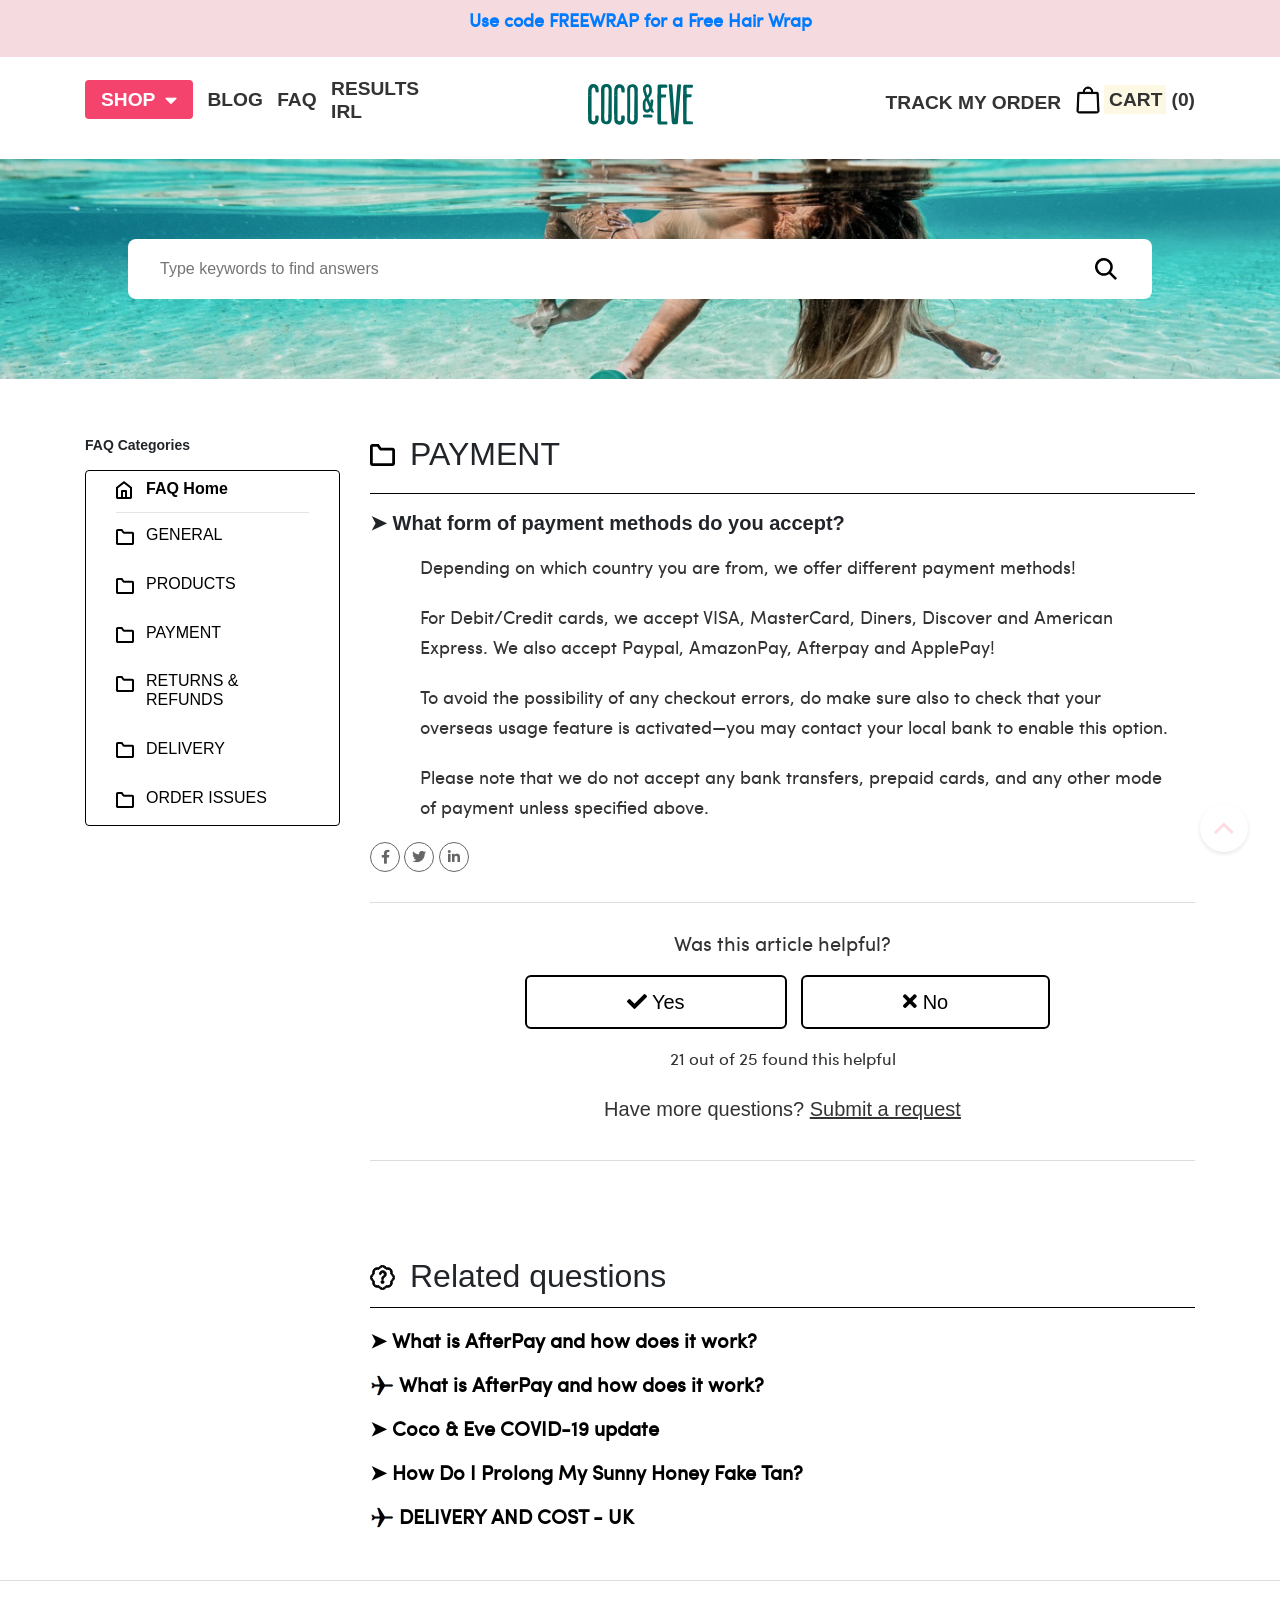
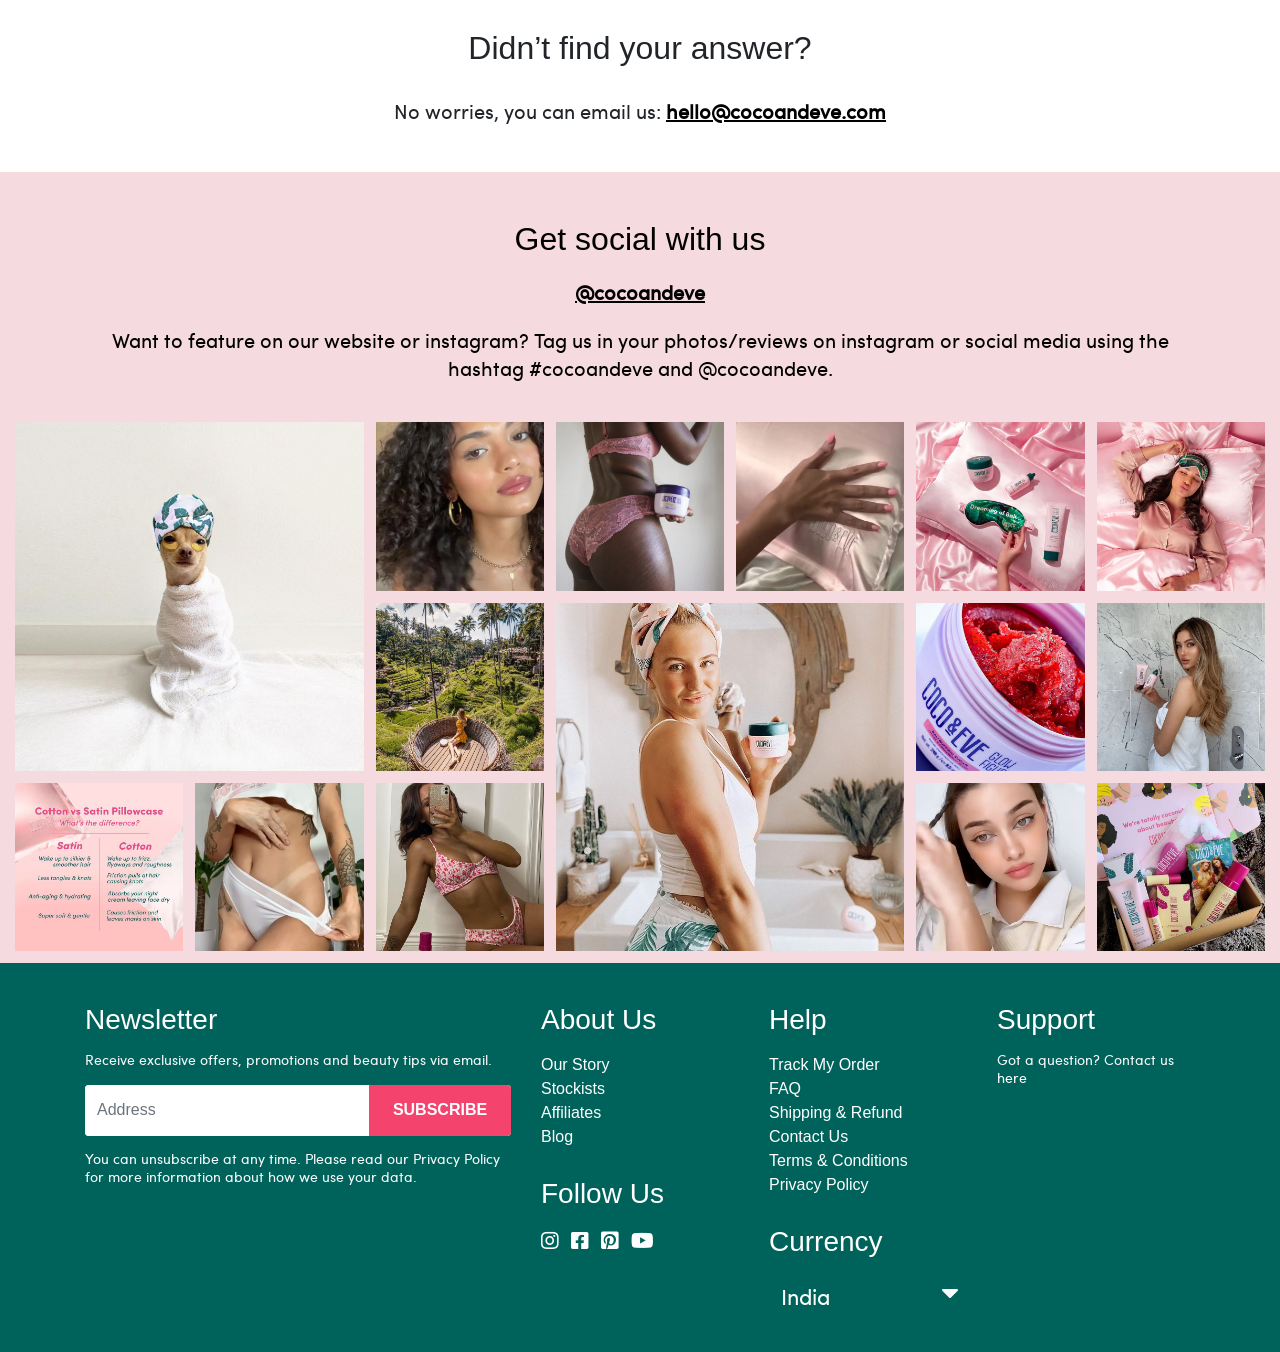
<file: faq-2.html>
<!DOCTYPE html>
<html lang="en">
  <head>
    <meta charset="utf-8" />
    <meta http-equiv="X-UA-Compatible" content="IE=edge" />
    <!-- <meta http-equiv="refresh" content="5; url=https://www.google.com/" />     -->
    <meta name="description" content="Coco & Eve" />
    <meta name="keywards" content="Coco & Eve" />
    <meta name="author" content="Codeclouds" />
    <meta
      name="viewport"
      content="width=device-width,initial-scale=1.0,maximum-scale=1.0,user-scalable=no"
    />
    <title>Award Winning Bali Beauty Products - Natural &amp; Effective
      &VerticalLine; Coco & Eve</title>

    <!--css file-->
    <!-- <link rel="stylesheet" href="css/aos.css" />   // use scss files -->
    <link rel="stylesheet" href="css/slick.css" />
    <link rel="stylesheet" href="css/slick-theme.css" />
    <link rel="stylesheet" href="./css/style.css" />
    <link rel="stylesheet" href="./css/custom.css" />
    <link rel="shortcut icon" href="./images/favicon.ico" type="image/x-icon" />
    <link rel="stylesheet" href="https://maxcdn.bootstrapcdn.com/bootstrap/4.0.0/css/bootstrap.min.css" integrity="sha384-Gn5384xqQ1aoWXA+058RXPxPg6fy4IWvTNh0E263XmFcJlSAwiGgFAW/dAiS6JXm" crossorigin="anonymous">
    <script src="https://code.jquery.com/jquery-3.5.1.min.js"></script>
<script src="https://cdn.jsdelivr.net/npm/popper.js@1.16.1/dist/umd/popper.min.js"></script>
<script src="https://stackpath.bootstrapcdn.com/bootstrap/4.5.2/js/bootstrap.min.js"></script>
  </head>
  <body>
    <!--preloader start-->
    <div id="preloader"><div id="loader"></div></div>

    
    <!--top-header section-->
    <section class="top_header bg-primary-light">
      <div class="container">
        <p><a href="#">Use code FREEWRAP for a Free Hair Wrap</a></p>
      </div>
    </section>


    <!--header section-->
    <header class="header smart-scroll">
      <div class="container header_wrap">

        <!-- menu box left -->
        <div class="header_menu_left">
          <div class="open-nav-menu">
            <span></span>
          </div>         
          <div class="menu-overlay">
            <div class="close-nav-menu">
              <i class="fas fa-times"></i>
            </div>
          </div>
          <!-- navigation menu start -->
          <nav class="nav-menu">
            
            <!--menu mob-->
            <ul class="menu menu-mob">
              <li class="menu-item">
                <a href="#">
                  <button type="button" class="btn btn-primary btn-sm w-100" tabindex="0">Shop All</button>
                </a>
              </li>
              <li class="menu-item menu-item-has-children">
                <a href="#" data-toggle="sub-menu" class="list_menu">
                  <img src="images/megamenu-hair-scrub.jpg" alt="megamenu-hair-scrub" class="sub-menu-img">
                  <span class="right">
                    <span style="color: #00635b;"><small>Haircare</small><br> Like a Virgin</span> <i class="fas fa-angle-down"></i>
                  </span>
                </a>
                <ul class="sub-menu">
                  <li class="menu-item"><a href="#">Nourishing Hair Masque</a></li>
                  <li class="menu-item"><a href="#">Deep Clean Scalp Scrub</a></li>
                  <li class="menu-item"><a href="#">Healthy Hair Bundle</a></li>
                  <li class="menu-item"><a href="#">That's A Wrap Bundle</a></li>
                  <li class="menu-item"><a href="#">Hair Heroes Gift Set</a></li>
                  <li class="menu-item"><a href="#">Hair Kits &amp; Gifts</a></li> 
                  <li class="menu-item"><a href="#"><b>Shop all Hair</b></a></li> 
                </ul>
              </li>
              <li class="menu-item menu-item-has-children">
                <a href="#" data-toggle="sub-menu" class="list_menu">
                  <img src="images/megamenu-tan.jpg" alt="megamenu-tan.jpg" class="sub-menu-img">
                  <span class="right">
                    <span style="color: #ae2573;"><small>Self Tanner</small><br> Sunny Honey</span> <i class="fas fa-angle-down"></i>
                  </span>
                </a>
                <ul class="sub-menu">
                  <li class="menu-item"><a href="#">Bali Bronzing Bundle</a></li>
                      <li class="menu-item"><a href="#">Bali Bronzing Foam</a></li>
                      <li class="menu-item"><a href="#">Tanning Goddess Kit</a></li>
                      <li class="menu-item"><a href="#">Bronzing Face Drops</a></li>
                      <li class="menu-item"><a href="#">Deluxe Vegan Kabuki Brush</a></li>
                      <li class="menu-item"><a href="#">Velvet Tanning Mitt</a></li> 
                  <li class="menu-item"><a href="#"><b>Shop all Tan</b></a></li> 
                </ul>
              </li>    
              <li class="menu-item menu-item-has-children">
                <a href="#" data-toggle="sub-menu" class="list_menu">
                  <img src="images/Nav_Body.jpg" alt="Nav_Body" class="sub-menu-img">
                  <span class="right">
                    <span style="color: #213e7b;"><small>Bodycare</small><br> Glow Figure</span> <i class="fas fa-angle-down"></i>
                  </span>
                </a>
                <ul class="sub-menu">
                  <li class="menu-item"><a href="#">Bali Bod Bundle</a></li>
                  <li class="menu-item"><a href="#">Bali Buffing Sugar</a></li>
                  <li class="menu-item"><a href="#">Bounce Body Masque</a></li>
                  <li class="menu-item"><a href="#">Body Moisture Whip</a></li>
                  <li class="menu-item"><a href="#">Jelly Massage Mitt</a></li>
                  <li class="menu-item"><a href="#">Smooth-on Shell Scoop</a></li>
                  <li class="menu-item"><a href="#"><b>Shop all Hair</b></a></li> 
                </ul>
              </li>
              <li class="menu-item menu-item-has-children">
                <a href="#" data-toggle="sub-menu" class="list_menu">
                  <img src="images/Nav_ShopAll.jpg" alt="Nav_ShopAll" class="sub-menu-img">
                  <span class="right">
                    <span><small>Bundles</small><br> Value Kits</span> <i class="fas fa-angle-down"></i>
                  </span>
                </a>
                <ul class="sub-menu">
                  <li class="menu-item"><a href="#">Healthy Hair Bundle</a></li>
                  <li class="menu-item"><a href="#">That's A Wrap Bundle</a></li>
                  <li class="menu-item"><a href="#">Bali Bod Bundle</a></li>
                  <li class="menu-item"><a href="#">Taste of the Tropics Kit</a></li>
                  <li class="menu-item"><a href="#">Shop all Products</a></li>
                  <li class="menu-item"><a href="#">Shop all Kits & Gifts</a></li>
                  <li class="menu-item"><a href="#"><b>Shop all Hair</b></a></li> 
                </ul>
              </li>
              <li class="menu-item">
                <a href="#">Track My Order</a>
              </li>
              <li class="menu-item">
                <a href="blog.html">Blog</a>
              </li>
              <li class="menu-item">
                <a href="#">Faq</a>
              </li>
              <li class="menu-item">
                <a href="#">Results IRL</a>
              </li>
              <li class="menu-item menu-item-has-children">
                <a href="#" data-toggle="sub-menu"
                  >Info <i class="fas fa-angle-down"></i></a>
                <ul class="sub-menu">
                  <li class="menu-item">
                    <a href="#">Shipping & Refund</a>
                  </li>
                  <li class="menu-item">
                    <a href="terms-and-conditions.html">Terms & Conditions</a>
                  </li>               
                  <li class="menu-item">
                    <a href="privacy-policy.html">Privacy Policy</a>
                  </li> 
                  <li class="menu-item">
                    <a href="contact-us.html">Contact Us</a>
                  </li> 
                </ul>
              </li>  
              <li class="menu-item menu-item-has-children">
                <a href="#" data-toggle="sub-menu"
                  >ROW (USD) <i class="fas fa-angle-down"></i></a>
                <ul class="sub-menu">
                  <li class="menu-item">
                    <a href="#">United Kingdom (GBP)</a>
                  </li>
                  <li class="menu-item">
                    <a href="#">USA (USD)</a>
                  </li>               
                  <li class="menu-item">
                    <a href="#">Canada (CAD)</a>
                  </li> 
                  <li class="menu-item">
                    <a href="#">Australia (AUD)</a>
                  </li> 
                  <li class="menu-item">
                    <a href="#">Europe (EUR)</a>
                  </li> 
                  <li class="menu-item">
                    <a href="#">Rest of the World (USD)</a>
                  </li> 
                </ul>
              </li>  
            </ul>

            <!--menu desktop-->
            <ul class="menu menu-desktop">
              <li class="menu-item menu-item-has-children">
                <a href="#" data-toggle="sub-menu"
                  >Shop <i class="fas fa-caret-down"></i></a>
                <ul class="sub-menu">
                  <div class="sub-menu_wrap">
                    <ul class="list list1">
                      <li class="menu-item"><a href="#">hair</a></li>
                      <li class="menu-item"><a href="#">Nourishing Hair Masque</a></li>
                      <li class="menu-item"><a href="#">Deep Clean Scalp Scrub</a></li>
                      <li class="menu-item"><a href="#">Healthy Hair Bundle</a></li>
                      <li class="menu-item"><a href="#">That's A Wrap Bundle</a></li>
                      <li class="menu-item"><a href="#">Hair Heroes Gift Set</a></li>
                      <li class="menu-item"><a href="#">Hair Kits &amp; Gifts</a></li>
                      <li class="menu-item"><a href="#"><img src="images/megamenu-hair-scrub.jpg" alt="megamenu-hair-scrub"></a></li>
                    </ul>
                    <ul class="list list2">
                      <li class="menu-item"><a href="#">Tan</a></li>
                      <li class="menu-item"><a href="#">Bali Bronzing Bundle</a></li>
                      <li class="menu-item"><a href="#">Bali Bronzing Foam</a></li>
                      <li class="menu-item"><a href="#">Tanning Goddess Kit</a></li>
                      <li class="menu-item"><a href="#">Bronzing Face Drops</a></li>
                      <li class="menu-item"><a href="#">Deluxe Vegan Kabuki Brush</a></li>
                      <li class="menu-item"><a href="#">Velvet Tanning Mitt</a></li>
                      <li class="menu-item"><a href="#"><img src="images/megamenu-tan.jpg" alt="megamenu-hair-scrub"></a></li>
                    </ul>                     
                    <ul class="list list3">
                      <li class="menu-item"><a href="#">Body</a></li>
                      <li class="menu-item"><a href="#">Bali Bod Bundle</a></li>
                      <li class="menu-item"><a href="#">Bali Buffing Sugar</a></li>
                      <li class="menu-item"><a href="#">Bounce Body Masque</a></li>
                      <li class="menu-item"><a href="#">Body Moisture Whip</a></li>
                      <li class="menu-item"><a href="#">Jelly Massage Mitt</a></li>
                      <li class="menu-item"><a href="#">Smooth-on Shell Scoop</a></li>
                      <li class="menu-item"><a href="#"><img src="images/Nav_Body.jpg" alt="megamenu-hair-scrub"></a></li>
                    </ul>
                    <ul class="list list4">
                      <li class="menu-item"><a href="#">Bundles</a></li>
                      <li class="menu-item"><a href="#">Healthy Hair Bundle</a></li>
                      <li class="menu-item"><a href="#">That's A Wrap Bundle</a></li>
                      <li class="menu-item"><a href="#">Bali Bod Bundle</a></li>
                      <li class="menu-item"><a href="#">Taste of the Tropics Kit</a></li>
                      <li class="menu-item"><a href="#">Shop all Products</a></li>
                      <li class="menu-item"><a href="#">Shop all Kits & Gifts</a></li>
                      <li class="menu-item"><a href="#"><img src="images/Nav_ShopAll.jpg" alt="megamenu-hair-scrub"></a></li>
                    </ul>
                  </div>                  
                </ul>
              </li>      
              <li class="menu-item">
                <a href="blog.html">Blog</a>
              </li>
              <li class="menu-item">
                <a href="#">Faq</a>
              </li>
              <li class="menu-item">
                <a href="#">Results IRL</a>
              </li>
            </ul>

          </nav>
          <!-- navigation menu end -->
        </div>

        <!--logo box-->
        <div class="logo">
          <a href="index.html">
            <svg xmlns="http://www.w3.org/2000/svg" enable-background="new 0 0 100.4 38.8" viewBox="0 0 100.4 38.8"><g fill="#00635b"><path clip-rule="evenodd" d="m60.2 29.3c-1.2 0-2.3 0-3.5-.1-.5 0-3.8-.4-4.2.7-.1.3-.1.5 0 .8.1.9.5 1.3 1.3 1.3h2.9 3.7c1 0 1.3-.4 1.3-1.4-.1-1-.3-1.3-1.5-1.3zm-4.8.7c-.1.1-.2 0-.3-.1.1-.1.2-.2.3-.1z" fill-rule="evenodd"></path><path d="m63 26.6c-.6-1.3-1.1-2.6-1.5-3.9v-.3l.2-.5c.1-.2.1-.3.1-.5.1-.7.2-1.3.3-2 0-.2 0-.4.1-.6 0-.2.1-.5.1-.7.1-.4.1-.8.1-1.3v-.8c0-.1 0-.3 0-.4v-.1c0-.2-.1-.4-.2-.5-.2-.1-.5-.1-.8-.1h-.8c-.2 0-.4 0-.6.1s-.2.4-.2.4v.2.4.8c0 .5 0 .9-.1 1.4 0 0-.1-.1-.2-.3-.4-.8-.9-2-1.5-3.7-.1-.2-.1-.4-.1-.6 0 0 0-.1.3-.5 1.9-2.1 2.8-4.1 2.8-5.8l.1-1.1-.1-1.3c0-.6-.1-1.3-.4-1.9-.1-.5-.3-1-.6-1.4-.8-1-2-1.5-3.2-1.4-1.2-.1-2.4.5-3.2 1.5-.7.9-1.1 2-1 3.2v.4c-.1.3-.1.6 0 .9.5 2.1 1.2 4.1 2 6v.1c.1.2.1.5.1.8 0 .2-.1.4-.2.5-1.4 1.7-2.1 3.2-2.1 4.5v4.8c0 1.2.4 2.3 1.1 3.2.8.8 1.9 1.3 3 1.3s2.2-.5 2.9-1.3c.1-.1.2-.2.2-.3l.1-.2.1-.1h.1l.1.1v.1l.1.2.1.2c0 .1 0 .2.1.3 0 .1.1.2.1.3.1.3.4.5.9.5h1.5c.4 0 .5-.3.5-.4zm-8.8-19.9-.2.1c-.1-.1-.3-.1-.4-.2v-.2l.2-.1c.1 0 .3.1.4.1zm1.5-3.3c.5-.6 1.5-.7 2.1-.2l.2.1c.3.4.5.9.5 1.4v2.7c-.1 1-.4 2-1.1 2.8-.3.4-.4.5-.5.5s-.2 0-.3-.3c-.7-1.8-1.2-3.7-1.4-5.6 0-.6.2-1.1.5-1.4zm2.5 20.1c-.4.6-1.1 1.1-1.8 1.1-.4 0-.8-.1-1.1-.4-.3-.5-.4-1-.3-1.6v-4.6c0-.6.2-1.2.6-1.7.2-.3.3-.3.3-.3s.1 0 .2.4l2.3 5.5c.1.2.1.5.1.7 0 .3-.1.6-.3.9z"></path><path clip-rule="evenodd" d="m70.8 38.7c-1 0-2 0-3 0-.8 0-1.2-.4-1.3-1.3-.1-.7-.1-1.4-.1-2.1.1-1.7 0-19.2-.1-20.9-.1-1.9 0-3.7.2-5.6.1-.9 0-1.7 0-2.6 0-1.5 0-3 .1-4.4 0-.6.5-1.1 1.1-1.1.5-.1 1-.2 1.5-.2h4.4c.5 0 .9.1 1.4.1.4 0 .8.4.8.8.1.4.1.8.1 1.2 0 .5-.3.8-.8.9-.5 0-1 0-1.6 0-.9 0-1.7 0-2.6 0-.5-.1-1 .3-1.1.8v.2c0 .6-.1 1.2 0 1.8 0 .9 0 1.8.1 2.7 0 .8.2 1 1 1h2.9c.5 0 .9.4.9.9v.2c-.1.4-.1.8-.2 1.1 0 .3-.3.6-.6.6-.5 0-1.1.1-1.6.1s-1 0-1.5.1c-.6.1-.8.3-.8.9 0 1.1-.1 18.1-.1 19.2v1.7c0 .5.4 1 .9 1h.2c1.2 0 2.3.1 3.5.1s1.4.2 1.5 1.4c0 1-.3 1.4-1.3 1.4-1.4.1-2.7 0-3.9 0zm1.3-27.2-.2.1.1.4.2-.1z" fill-rule="evenodd"></path><path d="m85.1 36.4.2.1.2-.3-.2-.1z"></path><path d="m88.2.5c-.2 0-.4 0-.6-.1-.9-.2-2 .1-2.2.8-.2 1-2.2 31.8-2.3 32.1 0 .1 0 .3-.1.3s0-.7-.1-1c-.1-.6-2-30.3-2.3-31.6-.1-.5-.8-.7-1.4-.8-.2 0-.4 0-.6 0s-.5 0-.7 0c-.5.1-.7.2-.7.6 0 .5 0 1.1.1 1.6.2 1.2 2.7 33 3.1 35.2.1.6.4.7 1.1.8.4 0 .8.1 1.2.1.6 0 1.3.1 1.9 0 .5 0 1-.2 1.2-.7.2-.7.4-1.3.4-2 0-1.6 2.7-34 2.8-34.7.1-.3-.3-.6-.8-.6z"></path><path d="m79.4 3.2c.1-.1.2-.2.3-.1v.1c-.1.2-.2.1-.3 0z"></path><path d="m95.4 3.5h2.6 1.6c.5 0 .8-.4.8-.8 0-.4 0-.8-.1-1.2 0-.4-.4-.8-.8-.8-.5-.1-.9-.1-1.4-.1-1.5 0-2.9 0-4.4 0-.5 0-1 .1-1.5.2-.6.1-1 .5-1.1 1.1-.1 1.3-.1 2.8-.1 4.2 0 .9.1 1.7 0 2.6-.2 1.9-.2 3.7-.2 5.6.2 1.7.3 19.3.2 20.9 0 .7 0 1.4.1 2.1.1.9.5 1.3 1.3 1.3h3 3.7c1 0 1.4-.4 1.3-1.4 0-1.2-.3-1.4-1.5-1.4s-2.3 0-3.5-.1c-.5.1-1-.3-1.1-.9v-.2c0-.6-.1-1.1 0-1.7 0-1.1.1-18.1.1-19.2 0-.6.2-.8.8-.9.5 0 1 0 1.5-.1.5 0 1.1 0 1.6-.1.3 0 .6-.2.6-.6.1-.4.1-.8.2-1.1.1-.5-.2-1-.6-1.1h-.2c-1 0-1.9 0-2.9 0-.8 0-1-.3-1-1 0-.9 0-1.8-.1-2.7 0-.6 0-1.2 0-1.8 0-.5.4-1 .9-1zm-2.6-1.1-.2-.1.2-.1.2.1zm5.5 34.8.2-.1c.1 0 .3.1.4.1v.3l-.2.1c-.2-.1-.3-.1-.4-.2zm-.4.4.2.1-.2.1-.2-.1z"></path><path clip-rule="evenodd" d="m22.7 11.4c0-2.1 0-4.3 0-6.4 0-1.1-.3-2.2-1-3.1-.9-1.5-2.7-2.2-4.4-1.8-.4.1-.7.1-1.1.1-1.1 0-2.2.6-2.8 1.5-.7 1.1-1 2.4-1 3.7s.1 2.6.1 3.9v21.6.6c-.1 1-.1 2 0 2.9.1 1.3.7 2.5 1.8 3.2 1.3.9 2.8 1.2 4.3.9 1.6-.2 2.9-1.2 3.5-2.7.4-.9.6-2 .6-3 0-1.8 0-19.5 0-21.4zm-3.2 16.3c-.2.9-.3 1.8-.2 2.8 0 1 .1 2 .1 3 .1.8-.3 1.6-.9 2-.1.1-.2.1-.3.2-.9.3-2-.1-2.3-1.1-.1-.4-.2-.8-.2-1.2-.1-.9-.2-1.8-.2-2.7 0-.2 0-.4 0-.5.3-1.3.2-18.6.2-20 0-.8 0-1.7 0-2.5 0-.9 0-1.8 0-2.6 0-.7.3-1.4.9-1.9.2-.2.5-.3.8-.4 1-.2 1.9.4 2.1 1.4.1.5.2 1 .2 1.5v2.2 3.3c-.1.2-.1 16.3-.2 16.5zm.4 1.5c-.1-.1-.2-.2-.2-.4 0-.1.1-.2.2-.4h.1c.1.1.3.3.2.4s-.1.3-.3.4z" fill-rule="evenodd"></path><path clip-rule="evenodd" d="m47.6 11.4v21.6c0 1-.2 2-.5 3-.6 1.5-1.9 2.5-3.5 2.7-1.5.3-3.1 0-4.3-.9-1.1-.7-1.8-1.9-1.8-3.2-.1-1-.1-2 0-2.9 0-.2 0-.4 0-.6 0-1.9 0-19.7 0-21.6 0-1.3 0-2.6-.1-3.9s.3-2.6 1-3.6c.6-.9 1.7-1.5 2.8-1.6.4 0 .7-.1 1.1-.1 1.7-.4 3.5.3 4.4 1.8.6.9 1 2 1 3.1-.2 1.9-.2 4-.1 6.2zm-3.2-3.5c0-.7 0-1.5-.1-2.2 0-.5-.1-1-.2-1.5-.2-1-1.2-1.6-2.1-1.4-.3.1-.6.2-.8.4-.6.5-.9 1.2-.9 1.9v4.4.7c.1 1.4.2 18.6-.2 20v.5c.1.9.1 1.8.2 2.7 0 .4.1.8.2 1.2.5.9 1.5 1.4 2.5 1.1.1 0 .2-.1.3-.2.7-.5 1-1.2.9-2 0-1-.1-2.1-.1-3.1-.1-.9 0-1.8.2-2.7.1-.2.1-16.3.1-16.5 0-1.1 0-2.2 0-3.3zm.4 20.6h-.1c-.1.1-.1.2-.1.4s0 .4.2.3.3-.2.3-.3c0-.2-.2-.3-.3-.4z" fill-rule="evenodd"></path><path clip-rule="evenodd" d="m34.1 30.1c-.4-.1-.8-.1-1.2 0-.9.1-1.2.4-1.2 1.3v2.2c0 .5-.1 1.1-.5 1.5-.4.5-1.1.6-1.6.4-.7-.2-1.2-.7-1.3-1.4-.1-.4-.1-.8-.1-1.2 0-2.6 0-21.2 0-23.8 0-.8 0-1.6 0-2.4s.1-1.5.4-2.2l.1-.2c.4-.8 1.4-1 2.2-.6.4.3.7.8.8 1.3.1.8.2 1.6.3 2.4 0 .4.3.6.7.7s.8.1 1.3.1h.2c.6 0 1-.6.9-1.1.1-1 0-2-.2-3-.2-1.2-.9-2.3-1.9-3-.7-.5-1.5-.8-2.4-.8-1.5-.2-2.9.3-4 1.3-1 1.1-1.5 2.5-1.5 3.9-.1 2.3-.1 20.6-.1 22.9 0 .5 0 1 .1 1.5s.1 1.1 0 1.6c-.1.4-.2.8-.1 1.3.1.8.2 1.7.3 2.5.2 1.3 1 2.4 2.1 3 1.3.7 2.7.9 4.1.5 1.3-.2 2.4-1 2.9-2.2.8-1.8 1-3.7.7-5.6-.2-.6-.6-.9-1-.9zm-7.4-18.8c-.3 0-.4-.2-.3-.6.4 0 .6.1.6.4-.1.1-.2.2-.3.2z" fill-rule="evenodd"></path><path clip-rule="evenodd" d="m9.3 30.1c-.4-.1-.8-.1-1.2 0-.9.1-1.2.4-1.2 1.3v2.2c0 .5-.1 1.1-.5 1.5-.4.5-1.1.6-1.6.4-.7-.2-1.2-.7-1.3-1.4-.1-.4-.1-.8-.1-1.2 0-2.6 0-21.2 0-23.8 0-.4 0-.8 0-1.2s0-.8 0-1.2c0-.8.1-1.5.4-2.2 0-.1.1-.2.1-.3.5-.7 1.4-1 2.2-.5.4.3.7.8.7 1.3.2.7.3 1.5.4 2.2 0 .4.3.6.7.7s.8.2 1.2.2h.2c.6 0 1-.6.9-1.1.1-1 0-2-.2-3-.2-1.2-.9-2.3-1.9-3-.7-.5-1.5-.8-2.4-.9-1.5-.2-2.9.3-4 1.3-1 1.1-1.5 2.5-1.5 3.9-.2 2.4-.1 20.6-.2 23 0 .5 0 1 .1 1.5s.1 1.1 0 1.6c-.1.4-.1.8-.1 1.2.1.8.2 1.7.3 2.5.2 1.3 1 2.4 2.1 3 1.3.7 2.7.9 4.1.5 1.3-.2 2.4-1 2.9-2.2.8-1.8 1-3.7.7-5.6 0-.4-.4-.7-.8-.7zm-7.4-18.8c-.3 0-.4-.2-.3-.6.4 0 .6.1.6.4-.1.1-.2.2-.3.2z" fill-rule="evenodd"></path></g><path d="m85.3 36.5-.2-.1.2-.3.2.1z" fill="#fff"></path></svg>
          </a>
        </div>

        <!-- menu box right -->
        <div class="header_menu_right">
          <ul class="menu">
            <li class="menu-item"><a href="#">Track My Order</a></li>
            <li class="menu-item" onclick="openbtn()">
              <a href="#">
                <svg xmlns="http://www.w3.org/2000/svg" width="24" height="28" viewBox="0 0 24 28"><path d="M20.389 27H3.613c-.983 0-1.677-.232-2.123-.708-.35-.376-.514-.877-.487-1.484l.834-17.882a.602.602 0 0 1 .598-.58h19.126c.32 0 .583.256.598.58l.838 17.885c.03.607-.135 1.105-.488 1.484-.442.473-1.136.705-2.12.705zM3.009 7.567l-.807 17.302c-.018.393.114.534.158.583.141.15.473.33 1.256.33h16.776c.783 0 1.115-.178 1.256-.33.045-.046.176-.19.158-.58l-.81-17.302H3.009zm4.226-1.678C7.235 3.192 9.373 1 12 1c2.629 0 4.767 2.192 4.767 4.889h-1.196c0-2.022-1.603-3.668-3.57-3.668-1.968 0-3.571 1.646-3.571 3.668z"></path><path fill="none" stroke="#000" d="M20.389 27H3.613c-.983 0-1.677-.232-2.123-.708-.35-.376-.514-.877-.487-1.484l.834-17.882a.602.602 0 0 1 .598-.58h19.126c.32 0 .583.256.598.58l.838 17.885c.03.607-.135 1.105-.488 1.484-.442.473-1.136.705-2.12.705zM3.009 7.567l-.807 17.302c-.018.393.114.534.158.583.141.15.473.33 1.256.33h16.776c.783 0 1.115-.178 1.256-.33.045-.046.176-.19.158-.58l-.81-17.302H3.009zm4.226-1.678C7.235 3.192 9.373 1 12 1c2.629 0 4.767 2.192 4.767 4.889h-1.196c0-2.022-1.603-3.668-3.57-3.668-1.968 0-3.571 1.646-3.571 3.668z"></path></svg>
                <span><span class="mark">Cart</span> (0)</span>
              </a>
            </li>
          </ul>
        </div>
        
        <!--sidebar-->
        <div id="mysidebar" class="sidebar">
          <a href="javascript:void(0)" class="closebtn" onclick="closebtn()">
            <svg xmlns="http://www.w3.org/2000/svg" width="26" height="26" viewBox="0 0 26 26">
              <g transform="rotate(45 13 13)">
                <path d="M-3.25 12.175a.8.8 0 0 1 .8-.8h31.306a.8.8 0 0 1 .8.8v1.65a.8.8 0 0 1-.8.8H-2.45a.8.8 0 0 1-.8-.8z"></path>
              </g>
              <g transform="rotate(-45 13 13)">
                <path d="M29.656 12.175a.8.8 0 0 0-.8-.8H-2.45a.8.8 0 0 0-.8.8v1.65a.8.8 0 0 0 .8.8h31.306a.8.8 0 0 0 .8-.8z"></path>
              </g>
            </svg>
          </a>
          <div class="sidebar_wrap">
            <div class="side_box">
              <h3>Your Cart</h3>
              <ul>
                <li class="cart_table">
                  <div class="span2">
                    <img src="images/Nav_Body.jpg" alt="Nav_Body">
                  </div>
                  <div class="span2">
                    <p>Bali Bod Bundle</p>
                    <div id="field">
                      <button type="button" id="sub" class="sub">
                        <i class="fas fa-minus"></i>
                      </button>                    
                      <input type="number" id="count" value="1" min="1" max="3">
                      <button type="button" id="add" class="add">
                        <i class="fas fa-plus"></i>
                      </button>
                    </div>
                  </div>
                  <div class="text-right">
                    <a href="#">
                      <svg xmlns="http://www.w3.org/2000/svg" width="21" height="27" viewBox="0 0 21 27">
                        <path d="M6.632 23.76L5.526 6.48h1.106l1.105 17.28zm7.736 0h-1.105l1.105-17.28h1.106zM9.948 6.48h1.105v17.28H9.947zM21 4.32h-1.104l-1.027 20.118C18.793 25.875 17.58 27 16.109 27H4.89c-1.471 0-2.684-1.125-2.76-2.563L1.105 4.32H0V3.24h5.526V2.16C5.526.969 6.518 0 7.736 0h5.527c1.219 0 2.21.969 2.21 2.16v1.08H21zM6.632 3.24h7.736V2.16c0-.597-.494-1.08-1.105-1.08H7.737c-.61 0-1.105.483-1.105 1.08zm12.157 1.08H2.211l1.024 20.062c.045.862.773 1.538 1.655 1.538h11.22c.881 0 1.61-.676 1.655-1.538z"></path>
                      </svg>
                    </a>
                    <p class="price"><span class="mark">$32.20</span></p>
                  </div>
                </li>
              </ul>
              <div class="subtotal_box">
                <p class="sub">Subtotal <span>$99.30</span></p>
                <p class="sub">Shipping <span>$4.99</span></p>
                <p><a href="#" id="promo">+ Apply a promo code</a></p>
                <form class="form_container" id="promo_box">
                  <div class="form_row col3">
                    <div class="form-group span2">
                      <label for="Address" class="sr-only">Address</label>
                      <input type="text" class="form-control" placeholder="Address">
                      <small class="error-msg">This is a required field.</small>
                    </div>
                    <div class="form-group">
                      <a href="#" class="btn btn-primary btn-sm">subscribe</a>
                    </div>
                  </div>
                </form>
                <p class="sub total">Total <span>$99.30</span></p>              
              </div>
              <div class="sidebar_list">
                <div>
                  <img src="images/icon7.png" alt="icon7">
                  <span>Fast worldwide delivery</span>
                </div>
                <div>
                  <img src="images/icon8.png" alt="icon8">
                  <span>Winner of 18 Beauty Awards</span>
                </div>
                <div>
                  <img src="images/icon9.png" alt="icon9">
                  <span>100% money back guarantee</span>
                </div>
              </div>
              <div class="cart-drawer">
                <div class="shopify-icon">
                  <svg xmlns="http://www.w3.org/2000/svg" width="114" height="34" viewBox="0 0 114 34">
                    <defs>
                      <clipPath id="2ufra">
                        <path fill="#fff" d="M5.54 0h102.92c2.507 0 4.54 1.458 4.54 3.255v27.49c0 1.797-2.033 3.255-4.54 3.255H5.54C3.034 34 1 32.542 1 30.745V3.255C1 1.458 3.033 0 5.54 0z"></path>
                      </clipPath>
                    </defs>
                    <path fill="#fff" d="M6 0h102c2.762 0 5 1.586 5 3.542v26.916c0 1.956-2.238 3.542-5 3.542H6c-2.761 0-5-1.586-5-3.542V3.542C1 1.586 3.239 0 6 0"></path>
                    <path fill="none" stroke="#d2d0cc" stroke-miterlimit="20" stroke-width="2" d="M5.54 0h102.92c2.507 0 4.54 1.458 4.54 3.255v27.49c0 1.797-2.033 3.255-4.54 3.255H5.54C3.034 34 1 32.542 1 30.745V3.255C1 1.458 3.033 0 5.54 0z" clip-path="url(&quot;#2ufra&quot;)"></path>
                    <path d="M62.262 12.39a2.08 2.08 0 0 1 1.289 1.686c0 1.407-1.16 2.186-2.778 2.186A3.45 3.45 0 0 1 59 15.828l.443-1.254c.456.234.959.366 1.474.387.508 0 .782-.268.782-.602 0-.319-.196-.534-.743-.843a1.962 1.962 0 0 1-1.187-1.624c0-1.24 1.089-2.124 2.66-2.124a2.689 2.689 0 0 1 1.517.295l-.418 1.254a3.035 3.035 0 0 0-1.122-.244c-.508 0-.834.231-.834.588 0 .282.234.486.69.73zm6.44-2.635c.94 0 1.476.603 1.476 1.602a6.428 6.428 0 0 1-.13 1.152l-.705 3.65h-1.8l.678-3.534c.052-.257.08-.518.08-.781 0-.385-.155-.654-.559-.654-.574 0-1.187.72-1.421 1.882l-.6 3.087h-1.799l1.747-9.03h1.796l-.69 3.549.026.013a2.453 2.453 0 0 1 1.904-.935zm5.548.001a2.4 2.4 0 0 1 .289.007c1.293.105 2.253 1.21 2.144 2.464 0 2.19-1.435 4.06-3.56 4.06-.1.005-.202.003-.304-.004-1.3-.1-2.274-1.204-2.17-2.467 0-2.14 1.434-4.06 3.598-4.06zm-.887 5.174c.953 0 1.487-1.661 1.484-2.753 0-.521-.208-1.063-.847-1.063-.979 0-1.513 1.652-1.513 2.663 0 .64.26 1.153.874 1.153zm7.928-5.17c1.317 0 1.852 1.062 1.852 2.253 0 2.151-1.382 4.276-3.495 4.276a2.12 2.12 0 0 1-1.056-.232h-.039l-.496 2.612h-1.799l1.253-6.466c.147-.778.269-1.56.364-2.345h1.588l-.104.948h.026a2.48 2.48 0 0 1 1.905-1.05zm-1.723 5.195c1.006 0 1.696-1.626 1.696-2.766 0-.474-.17-.973-.718-.973-.623 0-1.212.731-1.421 1.832l-.3 1.651c.208.17.471.26.743.256zm6.14-7.735l.09.001a.843.843 0 0 1 .805.883v.066c-.018.548-.489.977-1.051.959h-.026a.816.816 0 0 1-.843-.884v-.01a1.02 1.02 0 0 1 1.024-1.015zm-1.303 2.676h1.807L84.99 16.16h-1.793zm6.394-.01v-.003zm0 0l-.247 1.33h-1.24l-.951 4.943h-1.8l.952-4.942h-.834l.259-1.333h.836l.052-.294a3.329 3.329 0 0 1 1.043-1.998 2.702 2.702 0 0 1 1.76-.59c.335-.015.667.038.979.156l-.352 1.383a1.921 1.921 0 0 0-.574-.09c-.6 0-.965.538-1.069 1.14l-.065.294zm4.33.008H97l-2.204 4.637a11.88 11.88 0 0 1-2.36 3.508A4.131 4.131 0 0 1 90.68 19l-.49-1.499a3.878 3.878 0 0 0 1.015-.5c.41-.272.745-.636.98-1.062a.37.37 0 0 0 .038-.294l-1.083-5.75h1.892s.408 3.813.442 4.303h.024c.506-1.518 1.63-4.299 1.63-4.299z"></path>
                    <path d="M67.89 25.238a2 2 0 0 1-.014.171c-.114.993-.959 1.697-1.886 1.574-.982.103-1.863-.646-1.99-1.694l.976-.138.001.058c.036.563.491.99 1.017.95a.749.749 0 0 0 .078.007c.44.012.805-.359.817-.83 0-.528-.264-.74-1.045-.944-1.133-.284-1.681-.741-1.681-1.759 0-.952.698-1.62 1.787-1.62.886-.114 1.694.546 1.826 1.49l-.947.138c-.05-.476-.44-.826-.886-.798-.533 0-.818.274-.818.71 0 .447.194.658 1.007.87 1.096.284 1.757.683 1.757 1.815zm1.289 1.675v-5.83h3.209v.872h-2.195V23.5h1.773v.827h-1.773v1.717h2.313v.872h-3.328zm8.674-1.821v-.001zm0 0c-.143 1.113-1.048 1.932-2.096 1.896-1.457 0-2.298-1.026-2.298-2.687v-.61a2.503 2.503 0 0 1-.01-.247c.01-1.353 1.043-2.443 2.308-2.431 1.03-.096 1.944.712 2.05 1.815l-1.022.146c-.002-.607-.465-1.097-1.031-1.094-.752 0-1.233.642-1.233 1.79v.632c0 1.156.451 1.79 1.24 1.79.6-.016 1.09-.514 1.138-1.154zm5.195-4.01v3.705c.018.16.02.32 0 .48-.122 1.08-1.038 1.85-2.045 1.718a1.69 1.69 0 0 1-.42 0c-.986-.127-1.692-1.088-1.573-2.148v-3.755h1.026v3.693c0 .929.277 1.327.981 1.327.674 0 1.011-.358 1.011-1.376v-3.64zm1.487.002h1.827c1.183 0 1.92.514 1.92 1.664v.122c.042.708-.41 1.34-1.059 1.483l1.336 2.565H87.46l-1.222-2.39h-.687v2.39h-1.016zm1.81 2.669c.608 0 .924-.276.924-.871v-.114c0-.611-.338-.83-.916-.83h-.804v1.819zm3.327-2.67h3.208v.87h-2.195v1.544h1.773v.825h-1.773v1.71H93v.871h-3.328z"></path>
                    <path fill="#95bf47" d="M31.768 10.043C31.78 10.15 34 25.608 34 25.608L28.556 27 16 24.764s1.498-11.929 1.553-12.348c.075-.557.093-.574.666-.76l1.945-.62a8.339 8.339 0 0 1 1.11-2.964c.799-1.305 1.782-2.04 2.77-2.07a1.58 1.58 0 0 1 1.344.612c.054-.004.106-.01.16-.01a2.059 2.059 0 0 1 1.833 1.298c.118.236.216.484.291.738l.61-.194a.488.488 0 0 1 .446.058l1.334 1.338s1.452.022 1.525.029a.2.2 0 0 1 .18.17zM27.034 8.84c-.158-.521-.522-1.394-1.265-1.54.2.595.3 1.22.298 1.85l.967-.31zm-1.622.52a4.999 4.999 0 0 0-.326-1.98 2.116 2.116 0 0 0-.712.534 5.16 5.16 0 0 0-1.058 2.115zm-1.346-2.687c-1.522.048-2.856 2.506-3.196 4.144l1.722-.55a6.014 6.014 0 0 1 1.3-2.812c.22-.249.48-.457.768-.616a.99.99 0 0 0-.594-.162z"></path>
                    <path fill="#5e8e3e" d="M31.782 9.403a139.15 139.15 0 0 0-1.401-.028c-.701-.01-1.116-1.179-1.226-1.296A.27.27 0 0 0 29 8v18l5-1.348s-2.04-14.98-2.05-15.086a.189.189 0 0 0-.165-.167z"></path>
                    <path fill="#fff" d="M26 12.24l-.611 2.466a3.246 3.246 0 0 0-1.492-.28c-1.188.083-1.2.89-1.188 1.09.064 1.105 2.76 1.346 2.91 3.933.12 2.034-1.003 3.426-2.615 3.535-1.103.104-2.195-.296-3.004-1.1l.41-1.882a3.567 3.567 0 0 0 1.93.814c.423-.012.756-.388.744-.839l-.002-.04c-.085-1.44-2.278-1.355-2.417-3.72-.117-1.992 1.096-4.01 3.773-4.193a3.064 3.064 0 0 1 1.559.212z"></path>
                    <path fill="#d2d0cc" d="M45 29h1V6h-1z"></path>
                  </svg>
                </div>
                <img src="images/cart.png" alt="cart" class="cart">
              </div>
              <p class="text-center got">Got a question? Email us at: <a href="#">hello@cocoandeve.com</a></p>            
            </div>  
            <div class="sidebar_btn">
              <a href="#" class="btn btn-primary w-100">Secure Checkout</a>
            </div> 
          </div>
        </div>
        
      </div>
    </header>

    <section class="faq-bnr inner-bnr">
      <div class="container">
        <div class="hero-inner">
    <form role="search" class="search search-full" data-search="" data-instant="true" autocomplete="off" action="#" accept-charset="UTF-8" method="get">
      <input name="utf8" type="hidden" value="✓">
      <input type="search" name="query" id="query" placeholder="Type keywords to find answers" autocomplete="off" aria-label="Type keywords to find answers">
    </form>
  </div>
      </div>
    </section>

    <div class="faq-section pt-md-8 pt-5 bdr-bot">
   <div class="container">
      <div class="section-container row pt-md-7 pb-md-7 pt-2 pb-3 ">
         <section class="right-bar col col-md-3 col-sm-12 col-12 mb-5">
            <span class="faq-cat-title">FAQ Categories</span>
            <div class="section-right-bar" id="sectionRightBar">
               <span class="mobile-selected-menu">FAQ Home</span>
               <div class="inner-sidebar">
                  <ul class="widget-list">
                     <li class="black list-header" id="openDropdown"><a class="h4 selected" href="#">FAQ Home</a></li>
                     <li class="black"><a class="h4 " href="#">GENERAL</a></li>
                     <li class="black"><a class="h4 " href="#">PRODUCTS</a></li>
                     <li class="black"><a class="h4 " href="#">PAYMENT</a></li>
                     <li class="black"><a class="h4 " href="#">RETURNS &amp; REFUNDS</a></li>
                     <li class="black"><a class="h4 " href="#">DELIVERY</a></li>
                     <li class="black"><a class="h4 " href="#">ORDER ISSUES</a></li>
                  </ul>
               </div>
               <div class="faq-tab-nav">
                <div class="dropdown show pos-rel">
  <a class="dropdown-toggle new-btn" href="#" role="button" id="dropdownMenuLink" data-toggle="dropdown" aria-haspopup="true" aria-expanded="false">
    FAQ Home
  </a>

  <div class="dropdown-menu new-menu" aria-labelledby="dropdownMenuLink">
    <a class="dropdown-item new-nav1 home-icn" href="#">FAQ Home</a>
    <a class="dropdown-item new-nav1" href="#">GENERAL</a>
    <a class="dropdown-item new-nav1" href="#">PRODUCTS</a>
    <a class="dropdown-item new-nav1" href="#">PAYMENT</a>
    <a class="dropdown-item new-nav1" href="#">RETURNS &amp; REFUNDS</a>
    <a class="dropdown-item new-nav1" href="#">DELIVERY</a>
    <a class="dropdown-item new-nav1" href="#">ORDER ISSUES</a>
  </div>
</div>
               </div>
            </div>
         </section>
         <section class="section-content col col-md-9 col-sm-12 col-12">
           <div class="faq-area">
            <div class="faq-area-top">
              <h2>PAYMENT</h2>
            </div>
            <div class="faq-content">
              <div class="faq-content-top">
              <h2 class="pt-3 pb-2">➤  What form of payment methods do you accept?</h2>
              <p>Depending on which country you are from, we offer different payment methods!</p>
              <p>For Debit/Credit cards, we accept VISA, MasterCard, Diners, Discover and American Express. We also accept Paypal, AmazonPay, Afterpay and ApplePay!</p>
              <p>To avoid the possibility of any checkout errors, do make sure also to check that your overseas usage feature is activated—you may contact your local bank to enable this option.</p>
              <p>Please note that we do not accept any bank transfers, prepaid cards, and any other mode of payment unless specified above. </p>
              <ul class="social-new">
                <li><a href="#"><i class="fa fa-facebook" aria-hidden="true"></i></a></li>
                <li><a href="#"><i class="fa fa-twitter" aria-hidden="true"></i></a></li>
                <li><a href="#"><i class="fa fa-linkedin" aria-hidden="true"></i></a></li>
              </ul>
            </div>
            <div class="faq-content-mid pt-3 text-center">
              <p class="pt-2 faq-mid-title">Was this article helpful?</p>
              <div class="yes-no-btn mb-3">
                <a href="#"><i class="fa fa-check" aria-hidden="true"></i> Yes</a>
                <a href="#"><i class="fa fa-times" aria-hidden="true"></i> No</a>
              </div>
              <p class="help-text mb-4">21 out of 25 found this helpful</p>
              <h3 class="question-text">Have more questions? <a href="#">Submit a request</a></h3>
            </div>

            <div class="related-quest mt-5 pt-5">
              <h2 class="related-heading mb-3">Related questions</h2>
              <p><a href="#"> ➤ What is AfterPay and how does it work?</a></p>
              <p><a href="#"> <img src="images/plane.png" alt=""> What is AfterPay and how does it work?</a></p>
              <p><a href="#"> ➤ Coco & Eve COVID-19 update</a></p>
              <p><a href="#"> ➤ How Do I Prolong My Sunny Honey Fake Tan?</a></p>
              <p><a href="#"> <img src="images/plane.png" alt=""> DELIVERY AND COST - UK</a></p>
            </div>
           </div>
          
           
         </section>
      </div>
   </div>
</div>
    
    
    <!--content section-->
    <div class="section_content">
      <div class="container">
        <div class="section_content_wrap">
          <h2 class="text-center">Didn’t find your answer?</h2>
          <p class="text-center">No worries, you can email us: <a href="#">hello@cocoandeve.com</a></p>
        </div>
      </div>      
    </div>

    <!--get section-->
    <section class="section_get bg-primary-light">
      <div class="container container-sm section_content text-center">
          <h2>Get social with us</h2>
          <p><b><a href="#">@cocoandeve</a></b></p>
          <p>Want to feature on our website or instagram? Tag us in your photos/reviews on instagram or social media using the hashtag #cocoandeve and @cocoandeve.</p>
      </div>
      <div class="section_get_wrap allhideMob">

          

              <div class="big">
                  <img src="images/get-big1.jpg" alt="get-big1">
              </div>
              <div>
                  <img src="images/get-sm1.jpg" alt="get-sm1">
              </div>
              <div>
                  <img src="images/get-sm2.jpg" alt="get-sm2">
              </div>
              <div>
                  <img src="images/get-sm3.jpg" alt="get-sm3">
              </div>
              <div>
                  <img src="images/get-sm4.jpg" alt="get-sm4">
              </div>


              <div class="hideSml">
                  <img src="images/get-sm5.jpg" alt="get-sm5">
              </div>
              <div class="hideMob">
                  <img src="images/get-sm6.jpg" alt="get-sm6">
              </div>
              <div class="big hideMob">
                  <img src="images/get-big2.jpg" alt="get-big2">
              </div>
              <div class="hideMob">
                  <img src="images/get-sm7.jpg" alt="get-sm7">
              </div>
              <div class="hideMob">
                  <img src="images/get-sm8.jpg" alt="get-sm8">
              </div>
              <div class="hideMob">
                  <img src="images/get-sm9.jpg" alt="get-sm9">
              </div>
              <div class="hideMob">
                  <img src="images/get-sm10.jpg" alt="get-sm10">
              </div>
              <div class="hideMob">
                  <img src="images/get-sm11.jpg" alt="get-sm11">
              </div>
              <div class="hideMob">
                  <img src="images/get-sm12.jpg" alt="get-sm12">
              </div>
              <div class="hideMob">
                  <img src="images/get-sm13.jpg" alt="get-sm13">
              </div>
          
      </div>
    </section>
    
    <!--footer section-->
    <section class="section_footer bg-secondary1">
      <div class="container">
        <div class="section_footer_wrap">
          <div class="span2">
            <h3>Newsletter</h3>
            <p>Receive exclusive offers, promotions and beauty tips via email.</p>
            <form class="form_container">
              <div class="form_row col3">
                <div class="form-group span2">
                  <label for="Address" class="sr-only">Address</label>
                  <input type="text" class="form-control" placeholder="Address">
                  <small class="error-msg">This is a required field.</small>
                </div>
                <div class="form-group">
                  <a href="#" class="sucb-new-btn">subscribe</a>
                </div>
              </div>
            </form>
            <p>You can unsubscribe at any time. Please read our Privacy Policy for more information about how we use your data.</p>
          </div>
          <div>
            <h3>About Us</h3>
            <ul class="links">
              <li><a href="#">Our Story</a></li>
              <li><a href="#">Stockists</a></li>
              <li><a href="#">Affiliates</a></li>
              <li><a href="blog.html">Blog</a></li>
            </ul>
            <h3>Follow Us</h3>
            <ul class="social">
              <li><a href="#"><i class="fab fa-instagram"></i></a></li>
              <li><a href="#"><i class="fab fa-facebook-square"></i></a></li>
              <li><a href="#"><i class="fab fa-pinterest-square"></i></a></li>
              <li><a href="#"><i class="fab fa-youtube"></i></a></li>
            </ul>
          </div>
          <div>
            <h3>Help</h3>
            <ul class="links">
              <li><a href="#">Track My Order</a></li>
              <li><a href="#">FAQ</a></li>
              <li><a href="#">Shipping & Refund</a></li>
              <li><a href="contact-us.html">Contact Us</a></li>
              <li><a href="terms-and-conditions.html">Terms & Conditions</a></li>
              <li><a href="privacy-policy.html">Privacy Policy</a></li>
            </ul>
            <h3>Currency</h3>
            <div class="form_container">
              <div class="form-group">
                <label for="country" class="sr-only">country</label>
                <select class="form-control currency" id="">
                  <option>India</option>
                  <option>Usa</option>
                </select>
              </div>
            </div>
          </div>
          <div>
            <h3>Support</h3>
            <p>Got a question? Contact us <a href="#">here</a></p>
          </div>
        </div>
      </div>
    </section>

    <!--scroll to top-->
    <a href="#" class="scrollup"></a>

    <!--js file-->
    <script src="js/jquery-1.11.2.min.js"></script>
    <script src="js/aos.js"></script>
    <script src="js/sidebar_menu.js"></script>
    <script src="js/slick.js"></script>
    <script src="js/script.js"></script>
    <script src="js/bootstrap.js"></script>


    <!-- <script>
$(".hide_box").hide();

// without arrow
// $(document).on('click', '.slide_box', function(){
//  $(this).find('.hide_box').slideToggle();
//  $(this).siblings().find('.hide_box').slideUp();

// });

//with arrow
$(document).on('click', '.slide_box', function(){
 $(this).find('.hide_box').slideToggle();
 if($(this).hasClass('active'))
 {
  console.log("yes");
  $(this).removeClass('active');
 }
 else {
  $(this).siblings().removeClass("active");
  $(this).addClass("active");
 }
 $(this).siblings().find('.hide_box').slideUp();
});
</script> -->
  </body>
</html>
</file>
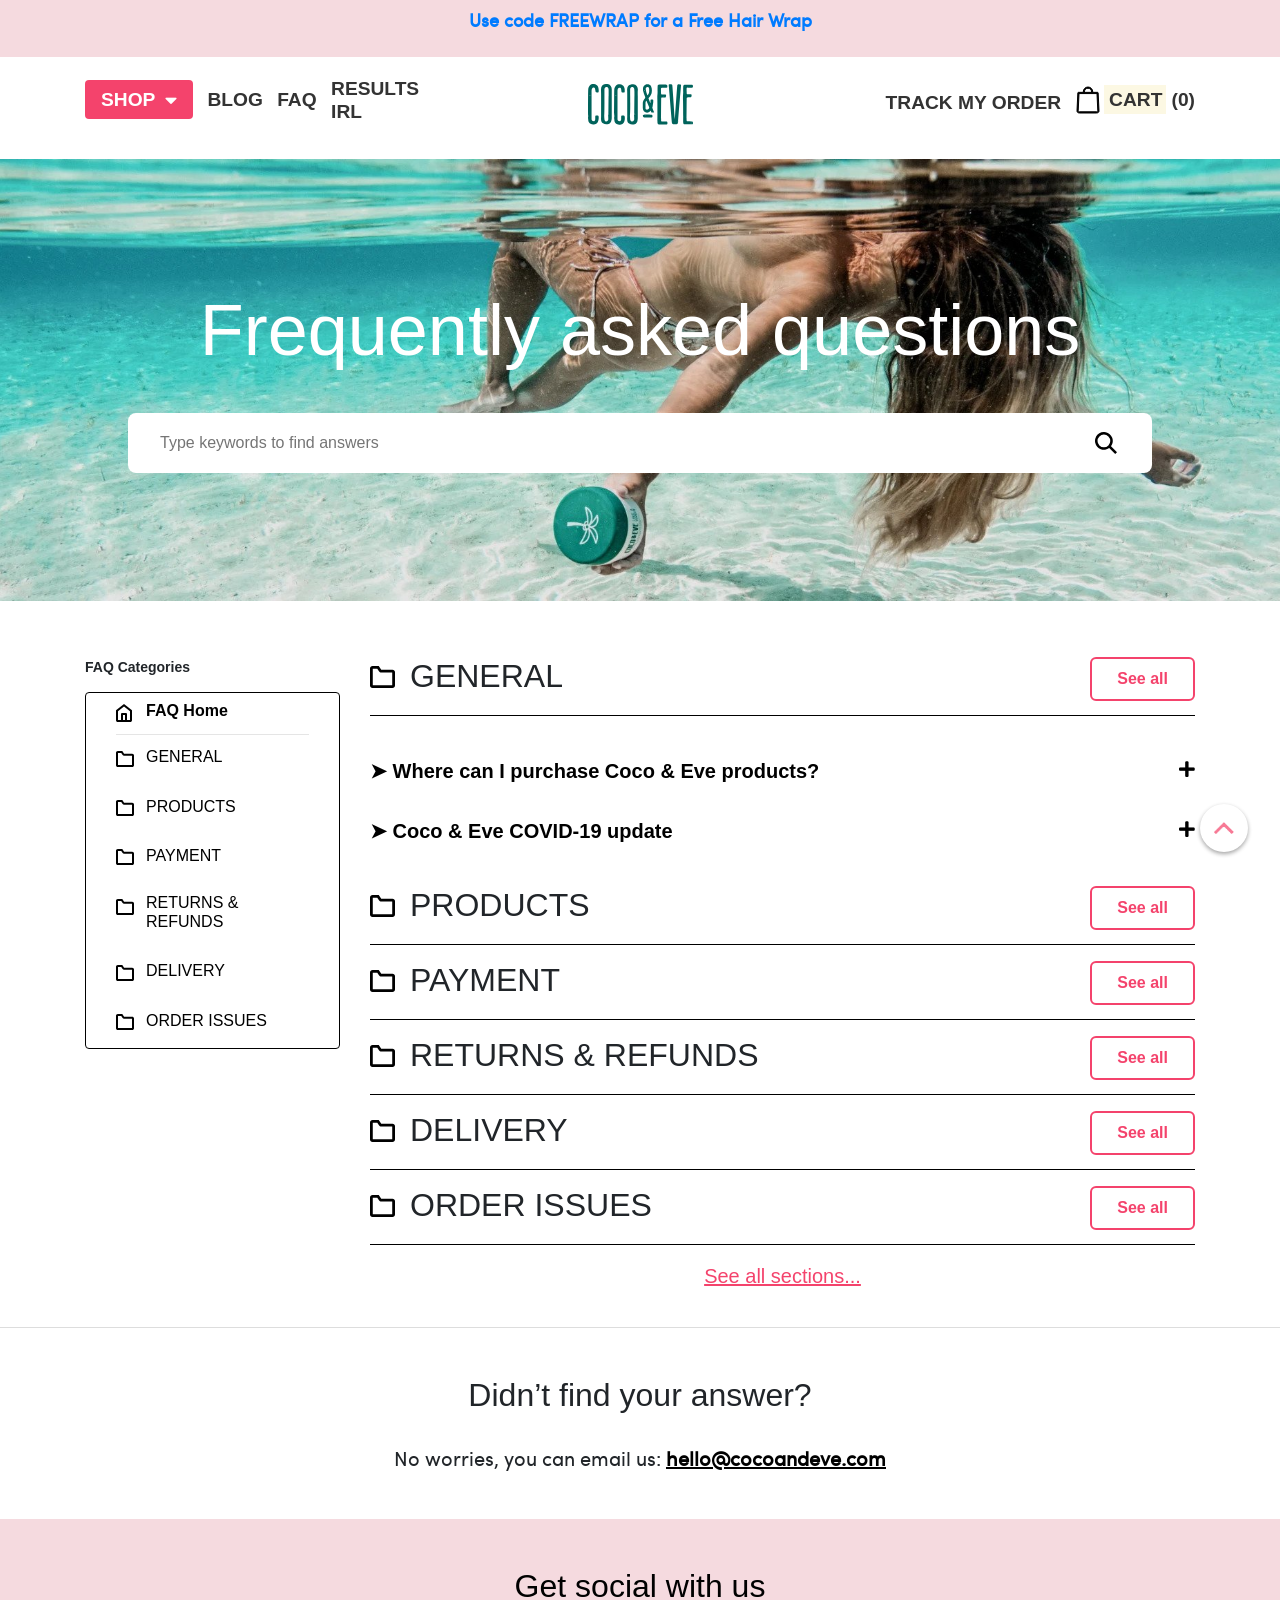
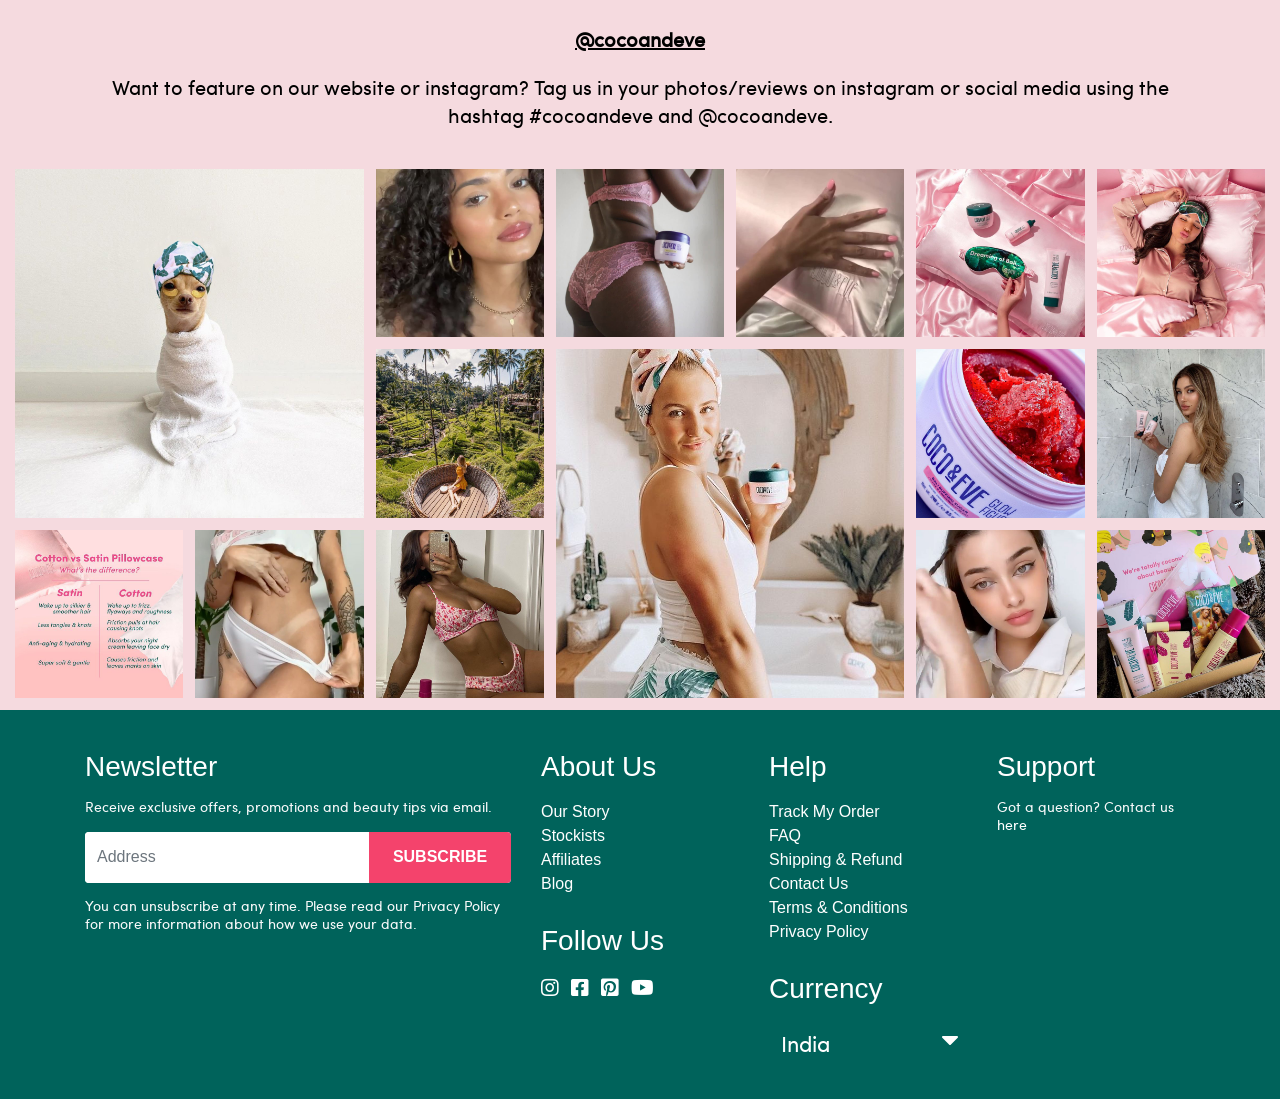
<file: faq.html>
<!DOCTYPE html>
<html lang="en">
  <head>
    <meta charset="utf-8" />
    <meta http-equiv="X-UA-Compatible" content="IE=edge" />
    <!-- <meta http-equiv="refresh" content="5; url=https://www.google.com/" />     -->
    <meta name="description" content="Coco & Eve" />
    <meta name="keywards" content="Coco & Eve" />
    <meta name="author" content="Codeclouds" />
    <meta
      name="viewport"
      content="width=device-width,initial-scale=1.0,maximum-scale=1.0,user-scalable=no"
    />
    <title>Award Winning Bali Beauty Products - Natural &amp; Effective
      &VerticalLine; Coco & Eve</title>

    <!--css file-->
    <!-- <link rel="stylesheet" href="css/aos.css" />   // use scss files -->
    <link rel="stylesheet" href="css/slick.css" />
    <link rel="stylesheet" href="css/slick-theme.css" />
    <link rel="stylesheet" href="./css/style.css" />
    <link rel="stylesheet" href="./css/custom.css" />
    <link rel="shortcut icon" href="./images/favicon.ico" type="image/x-icon" />
    <link rel="stylesheet" href="https://maxcdn.bootstrapcdn.com/bootstrap/4.0.0/css/bootstrap.min.css" integrity="sha384-Gn5384xqQ1aoWXA+058RXPxPg6fy4IWvTNh0E263XmFcJlSAwiGgFAW/dAiS6JXm" crossorigin="anonymous">
    <script src="https://code.jquery.com/jquery-3.5.1.min.js"></script>
<script src="https://cdn.jsdelivr.net/npm/popper.js@1.16.1/dist/umd/popper.min.js"></script>
<script src="https://stackpath.bootstrapcdn.com/bootstrap/4.5.2/js/bootstrap.min.js"></script>
  </head>
  <body>
    <!--preloader start-->
    <div id="preloader"><div id="loader"></div></div>

    
    <!--top-header section-->
    <section class="top_header bg-primary-light">
      <div class="container">
        <p><a href="#">Use code FREEWRAP for a Free Hair Wrap</a></p>
      </div>
    </section>


    <!--header section-->
    <header class="header smart-scroll">
      <div class="container header_wrap">

        <!-- menu box left -->
        <div class="header_menu_left">
          <div class="open-nav-menu">
            <span></span>
          </div>         
          <div class="menu-overlay">
            <div class="close-nav-menu">
              <i class="fas fa-times"></i>
            </div>
          </div>
          <!-- navigation menu start -->
          <nav class="nav-menu">
            
            <!--menu mob-->
            <ul class="menu menu-mob">
              <li class="menu-item">
                <a href="#">
                  <button type="button" class="btn btn-primary btn-sm w-100" tabindex="0">Shop All</button>
                </a>
              </li>
              <li class="menu-item menu-item-has-children">
                <a href="#" data-toggle="sub-menu" class="list_menu">
                  <img src="images/megamenu-hair-scrub.jpg" alt="megamenu-hair-scrub" class="sub-menu-img">
                  <span class="right">
                    <span style="color: #00635b;"><small>Haircare</small><br> Like a Virgin</span> <i class="fas fa-angle-down"></i>
                  </span>
                </a>
                <ul class="sub-menu">
                  <li class="menu-item"><a href="#">Nourishing Hair Masque</a></li>
                  <li class="menu-item"><a href="#">Deep Clean Scalp Scrub</a></li>
                  <li class="menu-item"><a href="#">Healthy Hair Bundle</a></li>
                  <li class="menu-item"><a href="#">That's A Wrap Bundle</a></li>
                  <li class="menu-item"><a href="#">Hair Heroes Gift Set</a></li>
                  <li class="menu-item"><a href="#">Hair Kits &amp; Gifts</a></li> 
                  <li class="menu-item"><a href="#"><b>Shop all Hair</b></a></li> 
                </ul>
              </li>
              <li class="menu-item menu-item-has-children">
                <a href="#" data-toggle="sub-menu" class="list_menu">
                  <img src="images/megamenu-tan.jpg" alt="megamenu-tan.jpg" class="sub-menu-img">
                  <span class="right">
                    <span style="color: #ae2573;"><small>Self Tanner</small><br> Sunny Honey</span> <i class="fas fa-angle-down"></i>
                  </span>
                </a>
                <ul class="sub-menu">
                  <li class="menu-item"><a href="#">Bali Bronzing Bundle</a></li>
                      <li class="menu-item"><a href="#">Bali Bronzing Foam</a></li>
                      <li class="menu-item"><a href="#">Tanning Goddess Kit</a></li>
                      <li class="menu-item"><a href="#">Bronzing Face Drops</a></li>
                      <li class="menu-item"><a href="#">Deluxe Vegan Kabuki Brush</a></li>
                      <li class="menu-item"><a href="#">Velvet Tanning Mitt</a></li> 
                  <li class="menu-item"><a href="#"><b>Shop all Tan</b></a></li> 
                </ul>
              </li>    
              <li class="menu-item menu-item-has-children">
                <a href="#" data-toggle="sub-menu" class="list_menu">
                  <img src="images/Nav_Body.jpg" alt="Nav_Body" class="sub-menu-img">
                  <span class="right">
                    <span style="color: #213e7b;"><small>Bodycare</small><br> Glow Figure</span> <i class="fas fa-angle-down"></i>
                  </span>
                </a>
                <ul class="sub-menu">
                  <li class="menu-item"><a href="#">Bali Bod Bundle</a></li>
                  <li class="menu-item"><a href="#">Bali Buffing Sugar</a></li>
                  <li class="menu-item"><a href="#">Bounce Body Masque</a></li>
                  <li class="menu-item"><a href="#">Body Moisture Whip</a></li>
                  <li class="menu-item"><a href="#">Jelly Massage Mitt</a></li>
                  <li class="menu-item"><a href="#">Smooth-on Shell Scoop</a></li>
                  <li class="menu-item"><a href="#"><b>Shop all Hair</b></a></li> 
                </ul>
              </li>
              <li class="menu-item menu-item-has-children">
                <a href="#" data-toggle="sub-menu" class="list_menu">
                  <img src="images/Nav_ShopAll.jpg" alt="Nav_ShopAll" class="sub-menu-img">
                  <span class="right">
                    <span><small>Bundles</small><br> Value Kits</span> <i class="fas fa-angle-down"></i>
                  </span>
                </a>
                <ul class="sub-menu">
                  <li class="menu-item"><a href="#">Healthy Hair Bundle</a></li>
                  <li class="menu-item"><a href="#">That's A Wrap Bundle</a></li>
                  <li class="menu-item"><a href="#">Bali Bod Bundle</a></li>
                  <li class="menu-item"><a href="#">Taste of the Tropics Kit</a></li>
                  <li class="menu-item"><a href="#">Shop all Products</a></li>
                  <li class="menu-item"><a href="#">Shop all Kits & Gifts</a></li>
                  <li class="menu-item"><a href="#"><b>Shop all Hair</b></a></li> 
                </ul>
              </li>
              <li class="menu-item">
                <a href="#">Track My Order</a>
              </li>
              <li class="menu-item">
                <a href="blog.html">Blog</a>
              </li>
              <li class="menu-item">
                <a href="#">Faq</a>
              </li>
              <li class="menu-item">
                <a href="#">Results IRL</a>
              </li>
              <li class="menu-item menu-item-has-children">
                <a href="#" data-toggle="sub-menu"
                  >Info <i class="fas fa-angle-down"></i></a>
                <ul class="sub-menu">
                  <li class="menu-item">
                    <a href="#">Shipping & Refund</a>
                  </li>
                  <li class="menu-item">
                    <a href="terms-and-conditions.html">Terms & Conditions</a>
                  </li>               
                  <li class="menu-item">
                    <a href="privacy-policy.html">Privacy Policy</a>
                  </li> 
                  <li class="menu-item">
                    <a href="contact-us.html">Contact Us</a>
                  </li> 
                </ul>
              </li>  
              <li class="menu-item menu-item-has-children">
                <a href="#" data-toggle="sub-menu"
                  >ROW (USD) <i class="fas fa-angle-down"></i></a>
                <ul class="sub-menu">
                  <li class="menu-item">
                    <a href="#">United Kingdom (GBP)</a>
                  </li>
                  <li class="menu-item">
                    <a href="#">USA (USD)</a>
                  </li>               
                  <li class="menu-item">
                    <a href="#">Canada (CAD)</a>
                  </li> 
                  <li class="menu-item">
                    <a href="#">Australia (AUD)</a>
                  </li> 
                  <li class="menu-item">
                    <a href="#">Europe (EUR)</a>
                  </li> 
                  <li class="menu-item">
                    <a href="#">Rest of the World (USD)</a>
                  </li> 
                </ul>
              </li>  
            </ul>

            <!--menu desktop-->
            <ul class="menu menu-desktop">
              <li class="menu-item menu-item-has-children">
                <a href="#" data-toggle="sub-menu"
                  >Shop <i class="fas fa-caret-down"></i></a>
                <ul class="sub-menu">
                  <div class="sub-menu_wrap">
                    <ul class="list list1">
                      <li class="menu-item"><a href="#">hair</a></li>
                      <li class="menu-item"><a href="#">Nourishing Hair Masque</a></li>
                      <li class="menu-item"><a href="#">Deep Clean Scalp Scrub</a></li>
                      <li class="menu-item"><a href="#">Healthy Hair Bundle</a></li>
                      <li class="menu-item"><a href="#">That's A Wrap Bundle</a></li>
                      <li class="menu-item"><a href="#">Hair Heroes Gift Set</a></li>
                      <li class="menu-item"><a href="#">Hair Kits &amp; Gifts</a></li>
                      <li class="menu-item"><a href="#"><img src="images/megamenu-hair-scrub.jpg" alt="megamenu-hair-scrub"></a></li>
                    </ul>
                    <ul class="list list2">
                      <li class="menu-item"><a href="#">Tan</a></li>
                      <li class="menu-item"><a href="#">Bali Bronzing Bundle</a></li>
                      <li class="menu-item"><a href="#">Bali Bronzing Foam</a></li>
                      <li class="menu-item"><a href="#">Tanning Goddess Kit</a></li>
                      <li class="menu-item"><a href="#">Bronzing Face Drops</a></li>
                      <li class="menu-item"><a href="#">Deluxe Vegan Kabuki Brush</a></li>
                      <li class="menu-item"><a href="#">Velvet Tanning Mitt</a></li>
                      <li class="menu-item"><a href="#"><img src="images/megamenu-tan.jpg" alt="megamenu-hair-scrub"></a></li>
                    </ul>                     
                    <ul class="list list3">
                      <li class="menu-item"><a href="#">Body</a></li>
                      <li class="menu-item"><a href="#">Bali Bod Bundle</a></li>
                      <li class="menu-item"><a href="#">Bali Buffing Sugar</a></li>
                      <li class="menu-item"><a href="#">Bounce Body Masque</a></li>
                      <li class="menu-item"><a href="#">Body Moisture Whip</a></li>
                      <li class="menu-item"><a href="#">Jelly Massage Mitt</a></li>
                      <li class="menu-item"><a href="#">Smooth-on Shell Scoop</a></li>
                      <li class="menu-item"><a href="#"><img src="images/Nav_Body.jpg" alt="megamenu-hair-scrub"></a></li>
                    </ul>
                    <ul class="list list4">
                      <li class="menu-item"><a href="#">Bundles</a></li>
                      <li class="menu-item"><a href="#">Healthy Hair Bundle</a></li>
                      <li class="menu-item"><a href="#">That's A Wrap Bundle</a></li>
                      <li class="menu-item"><a href="#">Bali Bod Bundle</a></li>
                      <li class="menu-item"><a href="#">Taste of the Tropics Kit</a></li>
                      <li class="menu-item"><a href="#">Shop all Products</a></li>
                      <li class="menu-item"><a href="#">Shop all Kits & Gifts</a></li>
                      <li class="menu-item"><a href="#"><img src="images/Nav_ShopAll.jpg" alt="megamenu-hair-scrub"></a></li>
                    </ul>
                  </div>                  
                </ul>
              </li>      
              <li class="menu-item">
                <a href="blog.html">Blog</a>
              </li>
              <li class="menu-item">
                <a href="#">Faq</a>
              </li>
              <li class="menu-item">
                <a href="#">Results IRL</a>
              </li>
            </ul>

          </nav>
          <!-- navigation menu end -->
        </div>

        <!--logo box-->
        <div class="logo">
          <a href="index.html">
            <svg xmlns="http://www.w3.org/2000/svg" enable-background="new 0 0 100.4 38.8" viewBox="0 0 100.4 38.8"><g fill="#00635b"><path clip-rule="evenodd" d="m60.2 29.3c-1.2 0-2.3 0-3.5-.1-.5 0-3.8-.4-4.2.7-.1.3-.1.5 0 .8.1.9.5 1.3 1.3 1.3h2.9 3.7c1 0 1.3-.4 1.3-1.4-.1-1-.3-1.3-1.5-1.3zm-4.8.7c-.1.1-.2 0-.3-.1.1-.1.2-.2.3-.1z" fill-rule="evenodd"></path><path d="m63 26.6c-.6-1.3-1.1-2.6-1.5-3.9v-.3l.2-.5c.1-.2.1-.3.1-.5.1-.7.2-1.3.3-2 0-.2 0-.4.1-.6 0-.2.1-.5.1-.7.1-.4.1-.8.1-1.3v-.8c0-.1 0-.3 0-.4v-.1c0-.2-.1-.4-.2-.5-.2-.1-.5-.1-.8-.1h-.8c-.2 0-.4 0-.6.1s-.2.4-.2.4v.2.4.8c0 .5 0 .9-.1 1.4 0 0-.1-.1-.2-.3-.4-.8-.9-2-1.5-3.7-.1-.2-.1-.4-.1-.6 0 0 0-.1.3-.5 1.9-2.1 2.8-4.1 2.8-5.8l.1-1.1-.1-1.3c0-.6-.1-1.3-.4-1.9-.1-.5-.3-1-.6-1.4-.8-1-2-1.5-3.2-1.4-1.2-.1-2.4.5-3.2 1.5-.7.9-1.1 2-1 3.2v.4c-.1.3-.1.6 0 .9.5 2.1 1.2 4.1 2 6v.1c.1.2.1.5.1.8 0 .2-.1.4-.2.5-1.4 1.7-2.1 3.2-2.1 4.5v4.8c0 1.2.4 2.3 1.1 3.2.8.8 1.9 1.3 3 1.3s2.2-.5 2.9-1.3c.1-.1.2-.2.2-.3l.1-.2.1-.1h.1l.1.1v.1l.1.2.1.2c0 .1 0 .2.1.3 0 .1.1.2.1.3.1.3.4.5.9.5h1.5c.4 0 .5-.3.5-.4zm-8.8-19.9-.2.1c-.1-.1-.3-.1-.4-.2v-.2l.2-.1c.1 0 .3.1.4.1zm1.5-3.3c.5-.6 1.5-.7 2.1-.2l.2.1c.3.4.5.9.5 1.4v2.7c-.1 1-.4 2-1.1 2.8-.3.4-.4.5-.5.5s-.2 0-.3-.3c-.7-1.8-1.2-3.7-1.4-5.6 0-.6.2-1.1.5-1.4zm2.5 20.1c-.4.6-1.1 1.1-1.8 1.1-.4 0-.8-.1-1.1-.4-.3-.5-.4-1-.3-1.6v-4.6c0-.6.2-1.2.6-1.7.2-.3.3-.3.3-.3s.1 0 .2.4l2.3 5.5c.1.2.1.5.1.7 0 .3-.1.6-.3.9z"></path><path clip-rule="evenodd" d="m70.8 38.7c-1 0-2 0-3 0-.8 0-1.2-.4-1.3-1.3-.1-.7-.1-1.4-.1-2.1.1-1.7 0-19.2-.1-20.9-.1-1.9 0-3.7.2-5.6.1-.9 0-1.7 0-2.6 0-1.5 0-3 .1-4.4 0-.6.5-1.1 1.1-1.1.5-.1 1-.2 1.5-.2h4.4c.5 0 .9.1 1.4.1.4 0 .8.4.8.8.1.4.1.8.1 1.2 0 .5-.3.8-.8.9-.5 0-1 0-1.6 0-.9 0-1.7 0-2.6 0-.5-.1-1 .3-1.1.8v.2c0 .6-.1 1.2 0 1.8 0 .9 0 1.8.1 2.7 0 .8.2 1 1 1h2.9c.5 0 .9.4.9.9v.2c-.1.4-.1.8-.2 1.1 0 .3-.3.6-.6.6-.5 0-1.1.1-1.6.1s-1 0-1.5.1c-.6.1-.8.3-.8.9 0 1.1-.1 18.1-.1 19.2v1.7c0 .5.4 1 .9 1h.2c1.2 0 2.3.1 3.5.1s1.4.2 1.5 1.4c0 1-.3 1.4-1.3 1.4-1.4.1-2.7 0-3.9 0zm1.3-27.2-.2.1.1.4.2-.1z" fill-rule="evenodd"></path><path d="m85.1 36.4.2.1.2-.3-.2-.1z"></path><path d="m88.2.5c-.2 0-.4 0-.6-.1-.9-.2-2 .1-2.2.8-.2 1-2.2 31.8-2.3 32.1 0 .1 0 .3-.1.3s0-.7-.1-1c-.1-.6-2-30.3-2.3-31.6-.1-.5-.8-.7-1.4-.8-.2 0-.4 0-.6 0s-.5 0-.7 0c-.5.1-.7.2-.7.6 0 .5 0 1.1.1 1.6.2 1.2 2.7 33 3.1 35.2.1.6.4.7 1.1.8.4 0 .8.1 1.2.1.6 0 1.3.1 1.9 0 .5 0 1-.2 1.2-.7.2-.7.4-1.3.4-2 0-1.6 2.7-34 2.8-34.7.1-.3-.3-.6-.8-.6z"></path><path d="m79.4 3.2c.1-.1.2-.2.3-.1v.1c-.1.2-.2.1-.3 0z"></path><path d="m95.4 3.5h2.6 1.6c.5 0 .8-.4.8-.8 0-.4 0-.8-.1-1.2 0-.4-.4-.8-.8-.8-.5-.1-.9-.1-1.4-.1-1.5 0-2.9 0-4.4 0-.5 0-1 .1-1.5.2-.6.1-1 .5-1.1 1.1-.1 1.3-.1 2.8-.1 4.2 0 .9.1 1.7 0 2.6-.2 1.9-.2 3.7-.2 5.6.2 1.7.3 19.3.2 20.9 0 .7 0 1.4.1 2.1.1.9.5 1.3 1.3 1.3h3 3.7c1 0 1.4-.4 1.3-1.4 0-1.2-.3-1.4-1.5-1.4s-2.3 0-3.5-.1c-.5.1-1-.3-1.1-.9v-.2c0-.6-.1-1.1 0-1.7 0-1.1.1-18.1.1-19.2 0-.6.2-.8.8-.9.5 0 1 0 1.5-.1.5 0 1.1 0 1.6-.1.3 0 .6-.2.6-.6.1-.4.1-.8.2-1.1.1-.5-.2-1-.6-1.1h-.2c-1 0-1.9 0-2.9 0-.8 0-1-.3-1-1 0-.9 0-1.8-.1-2.7 0-.6 0-1.2 0-1.8 0-.5.4-1 .9-1zm-2.6-1.1-.2-.1.2-.1.2.1zm5.5 34.8.2-.1c.1 0 .3.1.4.1v.3l-.2.1c-.2-.1-.3-.1-.4-.2zm-.4.4.2.1-.2.1-.2-.1z"></path><path clip-rule="evenodd" d="m22.7 11.4c0-2.1 0-4.3 0-6.4 0-1.1-.3-2.2-1-3.1-.9-1.5-2.7-2.2-4.4-1.8-.4.1-.7.1-1.1.1-1.1 0-2.2.6-2.8 1.5-.7 1.1-1 2.4-1 3.7s.1 2.6.1 3.9v21.6.6c-.1 1-.1 2 0 2.9.1 1.3.7 2.5 1.8 3.2 1.3.9 2.8 1.2 4.3.9 1.6-.2 2.9-1.2 3.5-2.7.4-.9.6-2 .6-3 0-1.8 0-19.5 0-21.4zm-3.2 16.3c-.2.9-.3 1.8-.2 2.8 0 1 .1 2 .1 3 .1.8-.3 1.6-.9 2-.1.1-.2.1-.3.2-.9.3-2-.1-2.3-1.1-.1-.4-.2-.8-.2-1.2-.1-.9-.2-1.8-.2-2.7 0-.2 0-.4 0-.5.3-1.3.2-18.6.2-20 0-.8 0-1.7 0-2.5 0-.9 0-1.8 0-2.6 0-.7.3-1.4.9-1.9.2-.2.5-.3.8-.4 1-.2 1.9.4 2.1 1.4.1.5.2 1 .2 1.5v2.2 3.3c-.1.2-.1 16.3-.2 16.5zm.4 1.5c-.1-.1-.2-.2-.2-.4 0-.1.1-.2.2-.4h.1c.1.1.3.3.2.4s-.1.3-.3.4z" fill-rule="evenodd"></path><path clip-rule="evenodd" d="m47.6 11.4v21.6c0 1-.2 2-.5 3-.6 1.5-1.9 2.5-3.5 2.7-1.5.3-3.1 0-4.3-.9-1.1-.7-1.8-1.9-1.8-3.2-.1-1-.1-2 0-2.9 0-.2 0-.4 0-.6 0-1.9 0-19.7 0-21.6 0-1.3 0-2.6-.1-3.9s.3-2.6 1-3.6c.6-.9 1.7-1.5 2.8-1.6.4 0 .7-.1 1.1-.1 1.7-.4 3.5.3 4.4 1.8.6.9 1 2 1 3.1-.2 1.9-.2 4-.1 6.2zm-3.2-3.5c0-.7 0-1.5-.1-2.2 0-.5-.1-1-.2-1.5-.2-1-1.2-1.6-2.1-1.4-.3.1-.6.2-.8.4-.6.5-.9 1.2-.9 1.9v4.4.7c.1 1.4.2 18.6-.2 20v.5c.1.9.1 1.8.2 2.7 0 .4.1.8.2 1.2.5.9 1.5 1.4 2.5 1.1.1 0 .2-.1.3-.2.7-.5 1-1.2.9-2 0-1-.1-2.1-.1-3.1-.1-.9 0-1.8.2-2.7.1-.2.1-16.3.1-16.5 0-1.1 0-2.2 0-3.3zm.4 20.6h-.1c-.1.1-.1.2-.1.4s0 .4.2.3.3-.2.3-.3c0-.2-.2-.3-.3-.4z" fill-rule="evenodd"></path><path clip-rule="evenodd" d="m34.1 30.1c-.4-.1-.8-.1-1.2 0-.9.1-1.2.4-1.2 1.3v2.2c0 .5-.1 1.1-.5 1.5-.4.5-1.1.6-1.6.4-.7-.2-1.2-.7-1.3-1.4-.1-.4-.1-.8-.1-1.2 0-2.6 0-21.2 0-23.8 0-.8 0-1.6 0-2.4s.1-1.5.4-2.2l.1-.2c.4-.8 1.4-1 2.2-.6.4.3.7.8.8 1.3.1.8.2 1.6.3 2.4 0 .4.3.6.7.7s.8.1 1.3.1h.2c.6 0 1-.6.9-1.1.1-1 0-2-.2-3-.2-1.2-.9-2.3-1.9-3-.7-.5-1.5-.8-2.4-.8-1.5-.2-2.9.3-4 1.3-1 1.1-1.5 2.5-1.5 3.9-.1 2.3-.1 20.6-.1 22.9 0 .5 0 1 .1 1.5s.1 1.1 0 1.6c-.1.4-.2.8-.1 1.3.1.8.2 1.7.3 2.5.2 1.3 1 2.4 2.1 3 1.3.7 2.7.9 4.1.5 1.3-.2 2.4-1 2.9-2.2.8-1.8 1-3.7.7-5.6-.2-.6-.6-.9-1-.9zm-7.4-18.8c-.3 0-.4-.2-.3-.6.4 0 .6.1.6.4-.1.1-.2.2-.3.2z" fill-rule="evenodd"></path><path clip-rule="evenodd" d="m9.3 30.1c-.4-.1-.8-.1-1.2 0-.9.1-1.2.4-1.2 1.3v2.2c0 .5-.1 1.1-.5 1.5-.4.5-1.1.6-1.6.4-.7-.2-1.2-.7-1.3-1.4-.1-.4-.1-.8-.1-1.2 0-2.6 0-21.2 0-23.8 0-.4 0-.8 0-1.2s0-.8 0-1.2c0-.8.1-1.5.4-2.2 0-.1.1-.2.1-.3.5-.7 1.4-1 2.2-.5.4.3.7.8.7 1.3.2.7.3 1.5.4 2.2 0 .4.3.6.7.7s.8.2 1.2.2h.2c.6 0 1-.6.9-1.1.1-1 0-2-.2-3-.2-1.2-.9-2.3-1.9-3-.7-.5-1.5-.8-2.4-.9-1.5-.2-2.9.3-4 1.3-1 1.1-1.5 2.5-1.5 3.9-.2 2.4-.1 20.6-.2 23 0 .5 0 1 .1 1.5s.1 1.1 0 1.6c-.1.4-.1.8-.1 1.2.1.8.2 1.7.3 2.5.2 1.3 1 2.4 2.1 3 1.3.7 2.7.9 4.1.5 1.3-.2 2.4-1 2.9-2.2.8-1.8 1-3.7.7-5.6 0-.4-.4-.7-.8-.7zm-7.4-18.8c-.3 0-.4-.2-.3-.6.4 0 .6.1.6.4-.1.1-.2.2-.3.2z" fill-rule="evenodd"></path></g><path d="m85.3 36.5-.2-.1.2-.3.2.1z" fill="#fff"></path></svg>
          </a>
        </div>

        <!-- menu box right -->
        <div class="header_menu_right">
          <ul class="menu">
            <li class="menu-item"><a href="#">Track My Order</a></li>
            <li class="menu-item" onclick="openbtn()">
              <a href="#">
                <svg xmlns="http://www.w3.org/2000/svg" width="24" height="28" viewBox="0 0 24 28"><path d="M20.389 27H3.613c-.983 0-1.677-.232-2.123-.708-.35-.376-.514-.877-.487-1.484l.834-17.882a.602.602 0 0 1 .598-.58h19.126c.32 0 .583.256.598.58l.838 17.885c.03.607-.135 1.105-.488 1.484-.442.473-1.136.705-2.12.705zM3.009 7.567l-.807 17.302c-.018.393.114.534.158.583.141.15.473.33 1.256.33h16.776c.783 0 1.115-.178 1.256-.33.045-.046.176-.19.158-.58l-.81-17.302H3.009zm4.226-1.678C7.235 3.192 9.373 1 12 1c2.629 0 4.767 2.192 4.767 4.889h-1.196c0-2.022-1.603-3.668-3.57-3.668-1.968 0-3.571 1.646-3.571 3.668z"></path><path fill="none" stroke="#000" d="M20.389 27H3.613c-.983 0-1.677-.232-2.123-.708-.35-.376-.514-.877-.487-1.484l.834-17.882a.602.602 0 0 1 .598-.58h19.126c.32 0 .583.256.598.58l.838 17.885c.03.607-.135 1.105-.488 1.484-.442.473-1.136.705-2.12.705zM3.009 7.567l-.807 17.302c-.018.393.114.534.158.583.141.15.473.33 1.256.33h16.776c.783 0 1.115-.178 1.256-.33.045-.046.176-.19.158-.58l-.81-17.302H3.009zm4.226-1.678C7.235 3.192 9.373 1 12 1c2.629 0 4.767 2.192 4.767 4.889h-1.196c0-2.022-1.603-3.668-3.57-3.668-1.968 0-3.571 1.646-3.571 3.668z"></path></svg>
                <span><span class="mark">Cart</span> (0)</span>
              </a>
            </li>
          </ul>
        </div>
        
        <!--sidebar-->
        <div id="mysidebar" class="sidebar">
          <a href="javascript:void(0)" class="closebtn" onclick="closebtn()">
            <svg xmlns="http://www.w3.org/2000/svg" width="26" height="26" viewBox="0 0 26 26">
              <g transform="rotate(45 13 13)">
                <path d="M-3.25 12.175a.8.8 0 0 1 .8-.8h31.306a.8.8 0 0 1 .8.8v1.65a.8.8 0 0 1-.8.8H-2.45a.8.8 0 0 1-.8-.8z"></path>
              </g>
              <g transform="rotate(-45 13 13)">
                <path d="M29.656 12.175a.8.8 0 0 0-.8-.8H-2.45a.8.8 0 0 0-.8.8v1.65a.8.8 0 0 0 .8.8h31.306a.8.8 0 0 0 .8-.8z"></path>
              </g>
            </svg>
          </a>
          <div class="sidebar_wrap">
            <div class="side_box">
              <h3>Your Cart</h3>
              <ul>
                <li class="cart_table">
                  <div class="span2">
                    <img src="images/Nav_Body.jpg" alt="Nav_Body">
                  </div>
                  <div class="span2">
                    <p>Bali Bod Bundle</p>
                    <div id="field">
                      <button type="button" id="sub" class="sub">
                        <i class="fas fa-minus"></i>
                      </button>                    
                      <input type="number" id="count" value="1" min="1" max="3">
                      <button type="button" id="add" class="add">
                        <i class="fas fa-plus"></i>
                      </button>
                    </div>
                  </div>
                  <div class="text-right">
                    <a href="#">
                      <svg xmlns="http://www.w3.org/2000/svg" width="21" height="27" viewBox="0 0 21 27">
                        <path d="M6.632 23.76L5.526 6.48h1.106l1.105 17.28zm7.736 0h-1.105l1.105-17.28h1.106zM9.948 6.48h1.105v17.28H9.947zM21 4.32h-1.104l-1.027 20.118C18.793 25.875 17.58 27 16.109 27H4.89c-1.471 0-2.684-1.125-2.76-2.563L1.105 4.32H0V3.24h5.526V2.16C5.526.969 6.518 0 7.736 0h5.527c1.219 0 2.21.969 2.21 2.16v1.08H21zM6.632 3.24h7.736V2.16c0-.597-.494-1.08-1.105-1.08H7.737c-.61 0-1.105.483-1.105 1.08zm12.157 1.08H2.211l1.024 20.062c.045.862.773 1.538 1.655 1.538h11.22c.881 0 1.61-.676 1.655-1.538z"></path>
                      </svg>
                    </a>
                    <p class="price"><span class="mark">$32.20</span></p>
                  </div>
                </li>
              </ul>
              <div class="subtotal_box">
                <p class="sub">Subtotal <span>$99.30</span></p>
                <p class="sub">Shipping <span>$4.99</span></p>
                <p><a href="#" id="promo">+ Apply a promo code</a></p>
                <form class="form_container" id="promo_box">
                  <div class="form_row col3">
                    <div class="form-group span2">
                      <label for="Address" class="sr-only">Address</label>
                      <input type="text" class="form-control" placeholder="Address">
                      <small class="error-msg">This is a required field.</small>
                    </div>
                    <div class="form-group">
                      <a href="#" class="btn btn-primary btn-sm">subscribe</a>
                    </div>
                  </div>
                </form>
                <p class="sub total">Total <span>$99.30</span></p>              
              </div>
              <div class="sidebar_list">
                <div>
                  <img src="images/icon7.png" alt="icon7">
                  <span>Fast worldwide delivery</span>
                </div>
                <div>
                  <img src="images/icon8.png" alt="icon8">
                  <span>Winner of 18 Beauty Awards</span>
                </div>
                <div>
                  <img src="images/icon9.png" alt="icon9">
                  <span>100% money back guarantee</span>
                </div>
              </div>
              <div class="cart-drawer">
                <div class="shopify-icon">
                  <svg xmlns="http://www.w3.org/2000/svg" width="114" height="34" viewBox="0 0 114 34">
                    <defs>
                      <clipPath id="2ufra">
                        <path fill="#fff" d="M5.54 0h102.92c2.507 0 4.54 1.458 4.54 3.255v27.49c0 1.797-2.033 3.255-4.54 3.255H5.54C3.034 34 1 32.542 1 30.745V3.255C1 1.458 3.033 0 5.54 0z"></path>
                      </clipPath>
                    </defs>
                    <path fill="#fff" d="M6 0h102c2.762 0 5 1.586 5 3.542v26.916c0 1.956-2.238 3.542-5 3.542H6c-2.761 0-5-1.586-5-3.542V3.542C1 1.586 3.239 0 6 0"></path>
                    <path fill="none" stroke="#d2d0cc" stroke-miterlimit="20" stroke-width="2" d="M5.54 0h102.92c2.507 0 4.54 1.458 4.54 3.255v27.49c0 1.797-2.033 3.255-4.54 3.255H5.54C3.034 34 1 32.542 1 30.745V3.255C1 1.458 3.033 0 5.54 0z" clip-path="url(&quot;#2ufra&quot;)"></path>
                    <path d="M62.262 12.39a2.08 2.08 0 0 1 1.289 1.686c0 1.407-1.16 2.186-2.778 2.186A3.45 3.45 0 0 1 59 15.828l.443-1.254c.456.234.959.366 1.474.387.508 0 .782-.268.782-.602 0-.319-.196-.534-.743-.843a1.962 1.962 0 0 1-1.187-1.624c0-1.24 1.089-2.124 2.66-2.124a2.689 2.689 0 0 1 1.517.295l-.418 1.254a3.035 3.035 0 0 0-1.122-.244c-.508 0-.834.231-.834.588 0 .282.234.486.69.73zm6.44-2.635c.94 0 1.476.603 1.476 1.602a6.428 6.428 0 0 1-.13 1.152l-.705 3.65h-1.8l.678-3.534c.052-.257.08-.518.08-.781 0-.385-.155-.654-.559-.654-.574 0-1.187.72-1.421 1.882l-.6 3.087h-1.799l1.747-9.03h1.796l-.69 3.549.026.013a2.453 2.453 0 0 1 1.904-.935zm5.548.001a2.4 2.4 0 0 1 .289.007c1.293.105 2.253 1.21 2.144 2.464 0 2.19-1.435 4.06-3.56 4.06-.1.005-.202.003-.304-.004-1.3-.1-2.274-1.204-2.17-2.467 0-2.14 1.434-4.06 3.598-4.06zm-.887 5.174c.953 0 1.487-1.661 1.484-2.753 0-.521-.208-1.063-.847-1.063-.979 0-1.513 1.652-1.513 2.663 0 .64.26 1.153.874 1.153zm7.928-5.17c1.317 0 1.852 1.062 1.852 2.253 0 2.151-1.382 4.276-3.495 4.276a2.12 2.12 0 0 1-1.056-.232h-.039l-.496 2.612h-1.799l1.253-6.466c.147-.778.269-1.56.364-2.345h1.588l-.104.948h.026a2.48 2.48 0 0 1 1.905-1.05zm-1.723 5.195c1.006 0 1.696-1.626 1.696-2.766 0-.474-.17-.973-.718-.973-.623 0-1.212.731-1.421 1.832l-.3 1.651c.208.17.471.26.743.256zm6.14-7.735l.09.001a.843.843 0 0 1 .805.883v.066c-.018.548-.489.977-1.051.959h-.026a.816.816 0 0 1-.843-.884v-.01a1.02 1.02 0 0 1 1.024-1.015zm-1.303 2.676h1.807L84.99 16.16h-1.793zm6.394-.01v-.003zm0 0l-.247 1.33h-1.24l-.951 4.943h-1.8l.952-4.942h-.834l.259-1.333h.836l.052-.294a3.329 3.329 0 0 1 1.043-1.998 2.702 2.702 0 0 1 1.76-.59c.335-.015.667.038.979.156l-.352 1.383a1.921 1.921 0 0 0-.574-.09c-.6 0-.965.538-1.069 1.14l-.065.294zm4.33.008H97l-2.204 4.637a11.88 11.88 0 0 1-2.36 3.508A4.131 4.131 0 0 1 90.68 19l-.49-1.499a3.878 3.878 0 0 0 1.015-.5c.41-.272.745-.636.98-1.062a.37.37 0 0 0 .038-.294l-1.083-5.75h1.892s.408 3.813.442 4.303h.024c.506-1.518 1.63-4.299 1.63-4.299z"></path>
                    <path d="M67.89 25.238a2 2 0 0 1-.014.171c-.114.993-.959 1.697-1.886 1.574-.982.103-1.863-.646-1.99-1.694l.976-.138.001.058c.036.563.491.99 1.017.95a.749.749 0 0 0 .078.007c.44.012.805-.359.817-.83 0-.528-.264-.74-1.045-.944-1.133-.284-1.681-.741-1.681-1.759 0-.952.698-1.62 1.787-1.62.886-.114 1.694.546 1.826 1.49l-.947.138c-.05-.476-.44-.826-.886-.798-.533 0-.818.274-.818.71 0 .447.194.658 1.007.87 1.096.284 1.757.683 1.757 1.815zm1.289 1.675v-5.83h3.209v.872h-2.195V23.5h1.773v.827h-1.773v1.717h2.313v.872h-3.328zm8.674-1.821v-.001zm0 0c-.143 1.113-1.048 1.932-2.096 1.896-1.457 0-2.298-1.026-2.298-2.687v-.61a2.503 2.503 0 0 1-.01-.247c.01-1.353 1.043-2.443 2.308-2.431 1.03-.096 1.944.712 2.05 1.815l-1.022.146c-.002-.607-.465-1.097-1.031-1.094-.752 0-1.233.642-1.233 1.79v.632c0 1.156.451 1.79 1.24 1.79.6-.016 1.09-.514 1.138-1.154zm5.195-4.01v3.705c.018.16.02.32 0 .48-.122 1.08-1.038 1.85-2.045 1.718a1.69 1.69 0 0 1-.42 0c-.986-.127-1.692-1.088-1.573-2.148v-3.755h1.026v3.693c0 .929.277 1.327.981 1.327.674 0 1.011-.358 1.011-1.376v-3.64zm1.487.002h1.827c1.183 0 1.92.514 1.92 1.664v.122c.042.708-.41 1.34-1.059 1.483l1.336 2.565H87.46l-1.222-2.39h-.687v2.39h-1.016zm1.81 2.669c.608 0 .924-.276.924-.871v-.114c0-.611-.338-.83-.916-.83h-.804v1.819zm3.327-2.67h3.208v.87h-2.195v1.544h1.773v.825h-1.773v1.71H93v.871h-3.328z"></path>
                    <path fill="#95bf47" d="M31.768 10.043C31.78 10.15 34 25.608 34 25.608L28.556 27 16 24.764s1.498-11.929 1.553-12.348c.075-.557.093-.574.666-.76l1.945-.62a8.339 8.339 0 0 1 1.11-2.964c.799-1.305 1.782-2.04 2.77-2.07a1.58 1.58 0 0 1 1.344.612c.054-.004.106-.01.16-.01a2.059 2.059 0 0 1 1.833 1.298c.118.236.216.484.291.738l.61-.194a.488.488 0 0 1 .446.058l1.334 1.338s1.452.022 1.525.029a.2.2 0 0 1 .18.17zM27.034 8.84c-.158-.521-.522-1.394-1.265-1.54.2.595.3 1.22.298 1.85l.967-.31zm-1.622.52a4.999 4.999 0 0 0-.326-1.98 2.116 2.116 0 0 0-.712.534 5.16 5.16 0 0 0-1.058 2.115zm-1.346-2.687c-1.522.048-2.856 2.506-3.196 4.144l1.722-.55a6.014 6.014 0 0 1 1.3-2.812c.22-.249.48-.457.768-.616a.99.99 0 0 0-.594-.162z"></path>
                    <path fill="#5e8e3e" d="M31.782 9.403a139.15 139.15 0 0 0-1.401-.028c-.701-.01-1.116-1.179-1.226-1.296A.27.27 0 0 0 29 8v18l5-1.348s-2.04-14.98-2.05-15.086a.189.189 0 0 0-.165-.167z"></path>
                    <path fill="#fff" d="M26 12.24l-.611 2.466a3.246 3.246 0 0 0-1.492-.28c-1.188.083-1.2.89-1.188 1.09.064 1.105 2.76 1.346 2.91 3.933.12 2.034-1.003 3.426-2.615 3.535-1.103.104-2.195-.296-3.004-1.1l.41-1.882a3.567 3.567 0 0 0 1.93.814c.423-.012.756-.388.744-.839l-.002-.04c-.085-1.44-2.278-1.355-2.417-3.72-.117-1.992 1.096-4.01 3.773-4.193a3.064 3.064 0 0 1 1.559.212z"></path>
                    <path fill="#d2d0cc" d="M45 29h1V6h-1z"></path>
                  </svg>
                </div>
                <img src="images/cart.png" alt="cart" class="cart">
              </div>
              <p class="text-center got">Got a question? Email us at: <a href="#">hello@cocoandeve.com</a></p>            
            </div>  
            <div class="sidebar_btn">
              <a href="#" class="btn btn-primary w-100">Secure Checkout</a>
            </div> 
          </div>
        </div>
        
      </div>
    </header>

    <section class="faq-bnr">
      <div class="container">
        <div class="hero-inner">
    <h3>Frequently asked questions</h3>
    <form role="search" class="search search-full" data-search="" data-instant="true" autocomplete="off" action="#" accept-charset="UTF-8" method="get">
      <input name="utf8" type="hidden" value="✓">
      <input type="search" name="query" id="query" placeholder="Type keywords to find answers" autocomplete="off" aria-label="Type keywords to find answers">
    </form>
  </div>
      </div>
    </section>

    <div class="faq-section pt-md-8 pt-5 bdr-bot">
   <div class="container">
      <div class="section-container row pt-md-7 pb-md-7 pt-2 pb-3">
         <section class="right-bar col col-md-3 col-sm-12 col-12 mb-5">
            <span class="faq-cat-title">FAQ Categories</span>
            <div class="section-right-bar" id="sectionRightBar">
               <span class="mobile-selected-menu">FAQ Home</span>
               <div class="inner-sidebar">
                  <ul class="widget-list">
                     <li class="black list-header" id="openDropdown"><a class="h4 selected" href="#">FAQ Home</a></li>
                     <li class="black"><a class="h4 " href="#">GENERAL</a></li>
                     <li class="black"><a class="h4 " href="#">PRODUCTS</a></li>
                     <li class="black"><a class="h4 " href="#">PAYMENT</a></li>
                     <li class="black"><a class="h4 " href="#">RETURNS &amp; REFUNDS</a></li>
                     <li class="black"><a class="h4 " href="#">DELIVERY</a></li>
                     <li class="black"><a class="h4 " href="#">ORDER ISSUES</a></li>
                  </ul>
               </div>
               <div class="faq-tab-nav">
                <div class="dropdown show pos-rel">
  <a class="dropdown-toggle new-btn" href="#" role="button" id="dropdownMenuLink" data-toggle="dropdown" aria-haspopup="true" aria-expanded="false">
    FAQ Home
  </a>

  <div class="dropdown-menu new-menu" aria-labelledby="dropdownMenuLink">
    <a class="dropdown-item new-nav1 home-icn" href="#">FAQ Home</a>
    <a class="dropdown-item new-nav1" href="#">GENERAL</a>
    <a class="dropdown-item new-nav1" href="#">PRODUCTS</a>
    <a class="dropdown-item new-nav1" href="#">PAYMENT</a>
    <a class="dropdown-item new-nav1" href="#">RETURNS &amp; REFUNDS</a>
    <a class="dropdown-item new-nav1" href="#">DELIVERY</a>
    <a class="dropdown-item new-nav1" href="#">ORDER ISSUES</a>
  </div>
</div>
               </div>
            </div>
         </section>
         <section class="section-content col col-md-9 col-sm-12 col-12">
           <div class="faq-area">
            <div class="faq-area-top">
              <h2>GENERAL</h2>
              <a href="#" class="top-see-all desktop">See all</a>
              <div style="clear: both;"></div>
            </div>
            <div class="faq-accurian">
              <div class="accordion_box">
      <ul>
        <li class="slide_box">
          <h3><a href="#">➤ Where can I purchase Coco & Eve products?</a></h3>
          <p class="hide_box">www.cocoandeve.com is the place where to get all your faves and new launches but you can also buy it from our authorized partners.We’ve compiled a list of reputable online beauty retailers to get you going on your fave Coco & Eve products. Check it out here.</p>
        </li>
        <li class="slide_box">
          <h3><a href="#">➤ Coco & Eve COVID-19 update</a></h3>
          <p class="hide_box">A message from the team at Coco&Eve During this extraordinary time, our customers, our staff, and our community are the most important thing and as always, shipping your orders carefully and in a timely manner is our highest priority. Important note:Philippines: Due to stringent lockdow</p>
        </li>
      </ul>
    </div>
            </div>
           </div>
           <div class="faq-area">
            <div class="faq-area-top mt-3">
              <h2>PRODUCTS</h2>
              <a href="#" class="top-see-all desktop">See all</a>
              <div style="clear: both;"></div>
            </div>
           </div>
           <div class="faq-area">
            <div class="faq-area-top mt-3">
              <h2>PAYMENT</h2>
              <a href="#" class="top-see-all desktop">See all</a>
              <div style="clear: both;"></div>
            </div>
            <div class="faq-accurian" style="display: none;">
              <div class="accordion_box">
      <ul>
        <li class="slide_box">
          <h3><a href="#">➤  What form of payment methods do you accept?</a></h3>
          <p class="hide_box">Depending on which country you are from, we offer different payment methods! For Debit/Credit cards, we accept VISA, MasterCard, Diners, Discover and American Express. We also accept Paypal, AmazonPay, Afterpay and ApplePay!To avoid the possibility of any checkout errors, do make sure also to</p>
        </li>
        <li class="slide_box">
          <h3><a href="#">➤ Which currency should I use?</a></h3>
          <p class="hide_box">We currently accept only the following currencies: If you do not see your local currency above, please select USD to proceed with your purchase. Once your bank pulls the funds, they will account for the current exchange rate.</p>
        </li>
        <li class="slide_box">
          <h3><a href="#">➤ Can I change my billing information?</a></h3>
          <p class="hide_box">Sorry, we are unable to edit the billing address once you have successfully placed an order. Don't worry! As long as your shipping address is correct, you will be able to receive your order!</p>
        </li>
        <li class="slide_box">
          <h3><a href="#">➤ I didn't get my confirmation email. Did I place my order successfully?</a></h3>
          <p class="hide_box">We know you're excited about your order and we are too! Please be patient if your order confirmation isn’t delivered to your inbox straight away – it can take a couple of hours. Please ensure that you're checking the correct email address you used to purchase your product with and check it falls int</p>
        </li>
        <li class="slide_box">
          <h3><a href="#">➤ What is AfterPay and how does it work?</a></h3>
          <p class="hide_box">Afterpay is a digital service that makes it possible to buy something now and pay it off in fortnightly instalments.To pay using AfterPay, select the option below. You will be redirected toAfterPay to complete your purchase.Which cards does Afterpay accept?We accept domestic Visa and Mas</p>
        </li>
        <li class="slide_box">
          <h3><a href="#">➤ What is Amazon Pay and how does it work?</a></h3>
          <p class="hide_box">Just like PayPal and credit cards, Amazon Pay makes it simple for hundreds of millions of customers around the globe to pay for products and services using the information already stored in their Amazon accounts.To pay using Amazon Pay, select the option as below. You will be redirected to Amazo</p>
        </li>
      </ul>
    </div>
            </div>
           </div>
           <div class="faq-area">
            <div class="faq-area-top mt-3">
              <h2>RETURNS & REFUNDS</h2>
              <a href="#" class="top-see-all desktop">See all</a>
              <div style="clear: both;"></div>
            </div>
            <div class="accordion_box" style="display: none;">
      <ul>
        <li class="slide_box">
          <h3>➤  What is your return & refund policy?</h3>
          <p class="hide_box">30 Day Return & Refund PolicyChange of Mind We believe in our products and want you to have the best possible online shopping experience, so we also offer a 30-day 100% money-back guarantee (excluding the shipping fee) if you’re not happy with our products. We will process your refund after w</p>
        </li>
        <li class="slide_box">
          <h3>➤ Do you refund shipping cost if I return something?</h3>
          <p class="hide_box">We may cover the shipping cost and provide a return label if the order is deemed damaged/faulty. Please contact our Customer Experience Specialist for assistance!Read more about our Return Policy here.</p>
        </li>
        <li class="slide_box">
          <h3>➤ I bought Coco & Eve from Amazon. Can I return them?</h3>
          <p class="hide_box">Sorry, we are unable to assist you with any Coco & Eve purchases made out of our site. Please reach out to Amazon for more information on their return policy!</p>
        </li>
        <li class="slide_box">
          <h3>➤ Can I get a refund if the price has changed?</h3>
          <p class="hide_box">Sorry, we are unable to honour any promotions for orders placed outside of the promotional period as this would be unfair to the rest of our customers. We apologise for any inconvenience, and we appreciate your kind understanding!</p>
        </li>
        <li class="slide_box">
          <h3>➤ My refund is incorrect. What should I do?</h3>
          <p class="hide_box">We are sorry if we have made a mistake with your refund! Don't worry, please contact our Customer Experience Specialist for assistance!Please note that the following may affect the amount you have been refunded:</p>
        </li>
        <li class="slide_box">
          <h3>➤ What happens if my package is returned?</h3>
          <p class="hide_box">Sometimes, the parcels are returned due to an incomplete/incorrect address, unclaimed, the addressee is unknown or has moved. Don't worry, please contact our Customer Experience Specialist for assistance!Do provide us with your order number and your correct shipping address so that we can arrang</p>
        </li>
      </ul>
    </div>
           </div>
           <div class="faq-area">
            <div class="faq-area-top mt-3">
              <h2>DELIVERY</h2>
              <a href="#" class="top-see-all desktop">See all</a>
              <div style="clear: both;"></div>
            </div>
            <div class="accordion_box" style="display: none;">
      <ul>
        <li class="slide_box">
          <h3><img src="images/plane.png" alt=""> DELIVERY AND COST - ASIA AND MIDDLE EAST</h3>
          <p class="hide_box">&nbsp;Asia<br>Country<br>(Min Spend)<br>&nbsp;&nbsp; Middle East <br>Country<br>(Min Spend)<br><a class="excerpt-more" href="#"></a></p>
        </li>
        <li class="slide_box">
          <h3><img src="images/plane.png" alt=""> DELIVERY AND COST - AUSTRALIA AND NEW ZEALAND</h3>
          <p class="hide_box">&nbsp;Australia<br>Region<br>&nbsp;&nbsp; New Zealand <br>Country<br><a class="excerpt-more" href="#"></a></p>
        </li>
        <li class="slide_box">
          <h3><img src="images/plane.png" alt=""> DELIVERY AND COST - CANADA</h3>
          <p class="hide_box">Canada<br>&nbsp;3 - 4 days<br>&nbsp;<a class="excerpt-more" href="#"></a></p>
        </li>
        <li class="slide_box">
          <h3><img src="images/plane.png" alt=""> DELIVERY AND COST - EUROPE</h3>
          <p class="hide_box">UK and EUROPE<br>&nbsp;Country<br>(Min Spend)<br>Shipping Duration<br>&nbsp;3 - 4 days<br>&nbsp;<a class="excerpt-more" href="#"></a></p>
        </li>
        <li class="slide_box">
          <h3><img src="images/plane.png" alt=""> DELIVERY AND COST - UK</h3>
          <p class="hide_box">&nbsp;UK&nbsp;<br>&nbsp;&nbsp;Country<br>&nbsp;&nbsp;Shipping Duration<br>&nbsp;3 - 4 days<br><a class="excerpt-more" href="#"></a></p>
        </li>
        <li class="slide_box">
          <h3><img src="images/plane.png" alt=""> DELIVERY AND COST - THE UNITED STATES</h3>
          <p class="hide_box">The United States<br>&nbsp;*Not applicable to Alaska, Hawaii, Guam and Puerto Rico. A flat rate of $17.90 applies to every order.<br>** Express Shipping is not available for Alaska, Hawaii, Guam, Puerto Rico, and any APO, FPO and DPO addresses.<br>&nbsp;<a class="excerpt-more" href="#"></a></p>
        </li>
      </ul>
    </div>
           </div>
           <div class="faq-area">
            <div class="faq-area-top mt-3">
              <h2>ORDER ISSUES</h2>
              <a href="#" class="top-see-all desktop">See all</a>
              <div style="clear: both;"></div>
            </div>
            <div class="accordion_box" style="display: none;">
      <ul>
        <li class="slide_box">
          <h3>➤ I bought your product from an unauthorised reseller. Please help!</h3>
          <p class="hide_box">Unfortunately,  any issues you may experience with products purchased through unauthorised reseller may be the result of a counterfeit product. Please reach out directly to the seller for further assistance! You may also ask them to contact us on your behalf since they are the original buyer.We</p>
        </li>
        <li class="slide_box">
          <h3>➤ My Like A Virgin Hair Masque has gone watery and/or yellow. Is that normal?</h3>
          <p class="hide_box">
            Don't worry about it, our Like A Virgin Hair masque has gone through extensive cosmetic testing to make sure it is stable and will keep over time. The average shelf life is 24 months. The hair masque may turn yellow if the container is not sealed tightly and exposed to air. Make sure to seal your ja
          </p>
        </li>
        <li class="slide_box">
          <h3>➤ Can I cancel my order after I've placed it? What can I do?</h3>
          <p class="hide_box">We are sorry to hear that you are canceling your order. Please take note that once the order has been processed we're unable to cancel or modify it. You may check our Return and Refund Policy here.You may contact our Customer Experience Specialist for further assistance!</p>
        </li>
        <li class="slide_box">
          <h3>➤ There are missing product(s) in my order. What should I do?</h3>
          <p class="hide_box">Oh no! We are sorry for the incomplete order. Please contact our Customer Experience Specialist for assistance!Do provide us with your order number and a photo of the products you received and we will get back to you accordingly.Please note that all incomplete orders received must be reporte</p>
        </li>
        <li class="slide_box">
          <h3>➤ I received the wrong product. What should I do?</h3>
          <p class="hide_box">Oh no! We are sorry you received the wrong product. Please contact our Customer Experience Specialist for assistance!Do provide us with your order number, a photo of the wrong product you received, and a photo of the shipping label and we will get back to you accordingly.Please note that all</p>
        </li>
        <li class="slide_box">
          <h3>➤ I entered the wrong email address. What should I do?</h3>
          <p class="hide_box">Don't worry, please contact our Customer Experience Specialist for assistance!
Do provide us with your order number, original email address, and the updated email address so that we can make the necessary changes for you. Once we update your email address, we can resend your order confirmation an</p>
        </li>
      </ul>
    </div>
           </div>
           <div class="see-btn pt-3">
            <a href="#">See all sections...</a>
           </div>
         </section>
      </div>
   </div>
</div>
    
    
    <!--content section-->
    <div class="section_content">
      <div class="container">
        <div class="section_content_wrap">
          <h2 class="text-center">Didn’t find your answer?</h2>
          <p class="text-center">No worries, you can email us: <a href="#">hello@cocoandeve.com</a></p>
        </div>
      </div>      
    </div>

    <!--get section-->
    <section class="section_get bg-primary-light">
      <div class="container container-sm section_content text-center">
          <h2>Get social with us</h2>
          <p><b><a href="#">@cocoandeve</a></b></p>
          <p>Want to feature on our website or instagram? Tag us in your photos/reviews on instagram or social media using the hashtag #cocoandeve and @cocoandeve.</p>
      </div>
      <div class="section_get_wrap allhideMob">

          

              <div class="big">
                  <img src="images/get-big1.jpg" alt="get-big1">
              </div>
              <div>
                  <img src="images/get-sm1.jpg" alt="get-sm1">
              </div>
              <div>
                  <img src="images/get-sm2.jpg" alt="get-sm2">
              </div>
              <div>
                  <img src="images/get-sm3.jpg" alt="get-sm3">
              </div>
              <div>
                  <img src="images/get-sm4.jpg" alt="get-sm4">
              </div>


              <div class="hideSml">
                  <img src="images/get-sm5.jpg" alt="get-sm5">
              </div>
              <div class="hideMob">
                  <img src="images/get-sm6.jpg" alt="get-sm6">
              </div>
              <div class="big hideMob">
                  <img src="images/get-big2.jpg" alt="get-big2">
              </div>
              <div class="hideMob">
                  <img src="images/get-sm7.jpg" alt="get-sm7">
              </div>
              <div class="hideMob">
                  <img src="images/get-sm8.jpg" alt="get-sm8">
              </div>
              <div class="hideMob">
                  <img src="images/get-sm9.jpg" alt="get-sm9">
              </div>
              <div class="hideMob">
                  <img src="images/get-sm10.jpg" alt="get-sm10">
              </div>
              <div class="hideMob">
                  <img src="images/get-sm11.jpg" alt="get-sm11">
              </div>
              <div class="hideMob">
                  <img src="images/get-sm12.jpg" alt="get-sm12">
              </div>
              <div class="hideMob">
                  <img src="images/get-sm13.jpg" alt="get-sm13">
              </div>
          
      </div>
    </section>
    
    <!--footer section-->
    <section class="section_footer bg-secondary1">
      <div class="container">
        <div class="section_footer_wrap">
          <div class="span2">
            <h3>Newsletter</h3>
            <p>Receive exclusive offers, promotions and beauty tips via email.</p>
            <form class="form_container">
              <div class="form_row col3">
                <div class="form-group span2">
                  <label for="Address" class="sr-only">Address</label>
                  <input type="text" class="form-control" placeholder="Address">
                  <small class="error-msg">This is a required field.</small>
                </div>
                <div class="form-group">
                  <a href="#" class="sucb-new-btn">subscribe</a>
                </div>
              </div>
            </form>
            <p>You can unsubscribe at any time. Please read our Privacy Policy for more information about how we use your data.</p>
          </div>
          <div>
            <h3>About Us</h3>
            <ul class="links">
              <li><a href="#">Our Story</a></li>
              <li><a href="#">Stockists</a></li>
              <li><a href="#">Affiliates</a></li>
              <li><a href="blog.html">Blog</a></li>
            </ul>
            <h3>Follow Us</h3>
            <ul class="social">
              <li><a href="#"><i class="fab fa-instagram"></i></a></li>
              <li><a href="#"><i class="fab fa-facebook-square"></i></a></li>
              <li><a href="#"><i class="fab fa-pinterest-square"></i></a></li>
              <li><a href="#"><i class="fab fa-youtube"></i></a></li>
            </ul>
          </div>
          <div>
            <h3>Help</h3>
            <ul class="links">
              <li><a href="#">Track My Order</a></li>
              <li><a href="#">FAQ</a></li>
              <li><a href="#">Shipping & Refund</a></li>
              <li><a href="contact-us.html">Contact Us</a></li>
              <li><a href="terms-and-conditions.html">Terms & Conditions</a></li>
              <li><a href="privacy-policy.html">Privacy Policy</a></li>
            </ul>
            <h3>Currency</h3>
            <div class="form_container">
              <div class="form-group">
                <label for="country" class="sr-only">country</label>
                <select class="form-control currency" id="">
                  <option>India</option>
                  <option>Usa</option>
                </select>
              </div>
            </div>
          </div>
          <div>
            <h3>Support</h3>
            <p>Got a question? Contact us <a href="#">here</a></p>
          </div>
        </div>
      </div>
    </section>

    <!--scroll to top-->
    <a href="#" class="scrollup"></a>

    <!--js file-->
    <script src="js/jquery-1.11.2.min.js"></script>
    <script src="js/aos.js"></script>
    <script src="js/sidebar_menu.js"></script>
    <script src="js/slick.js"></script>
    <script src="js/script.js"></script>
    <script src="js/bootstrap.js"></script>


    <!-- <script>
$(".hide_box").hide();

// without arrow
// $(document).on('click', '.slide_box', function(){
//  $(this).find('.hide_box').slideToggle();
//  $(this).siblings().find('.hide_box').slideUp();

// });

//with arrow
$(document).on('click', '.slide_box', function(){
 $(this).find('.hide_box').slideToggle();
 if($(this).hasClass('active'))
 {
  console.log("yes");
  $(this).removeClass('active');
 }
 else {
  $(this).siblings().removeClass("active");
  $(this).addClass("active");
 }
 $(this).siblings().find('.hide_box').slideUp();
});
</script> -->
  </body>
</html>
</file>
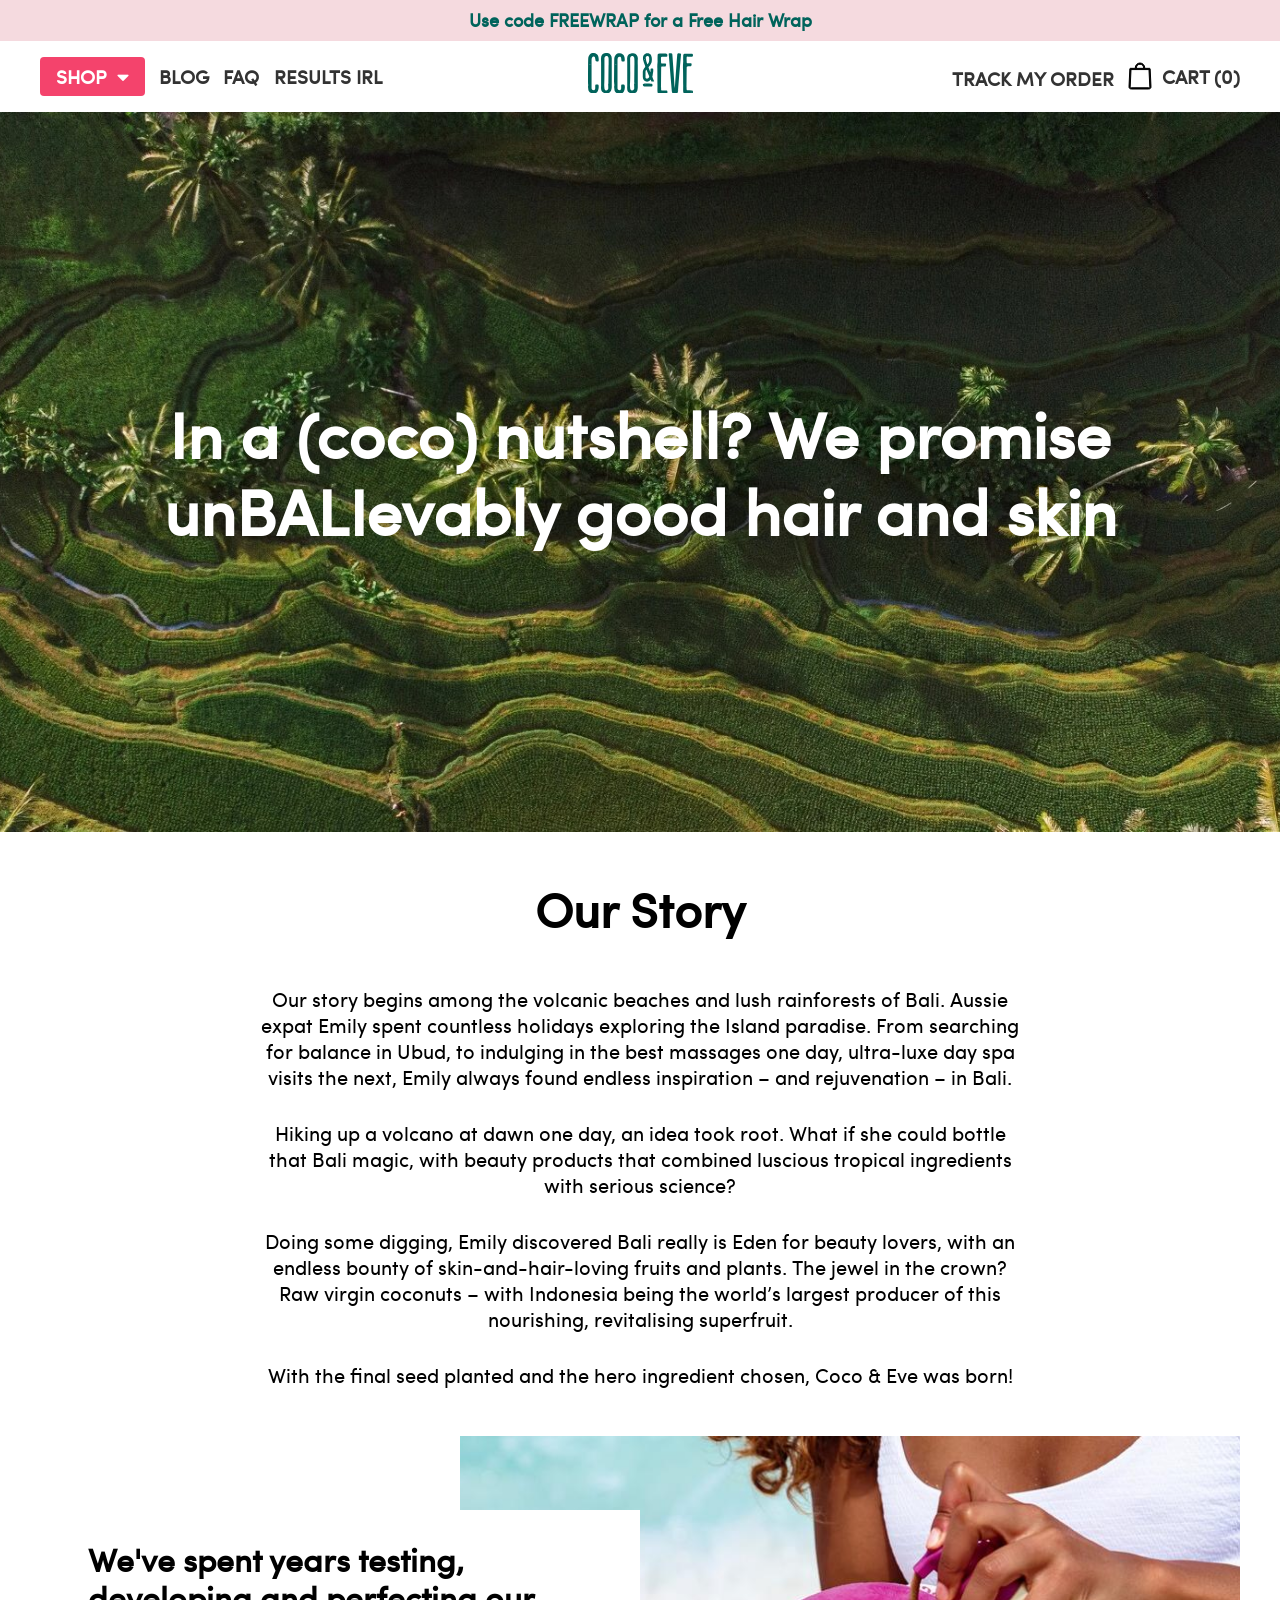
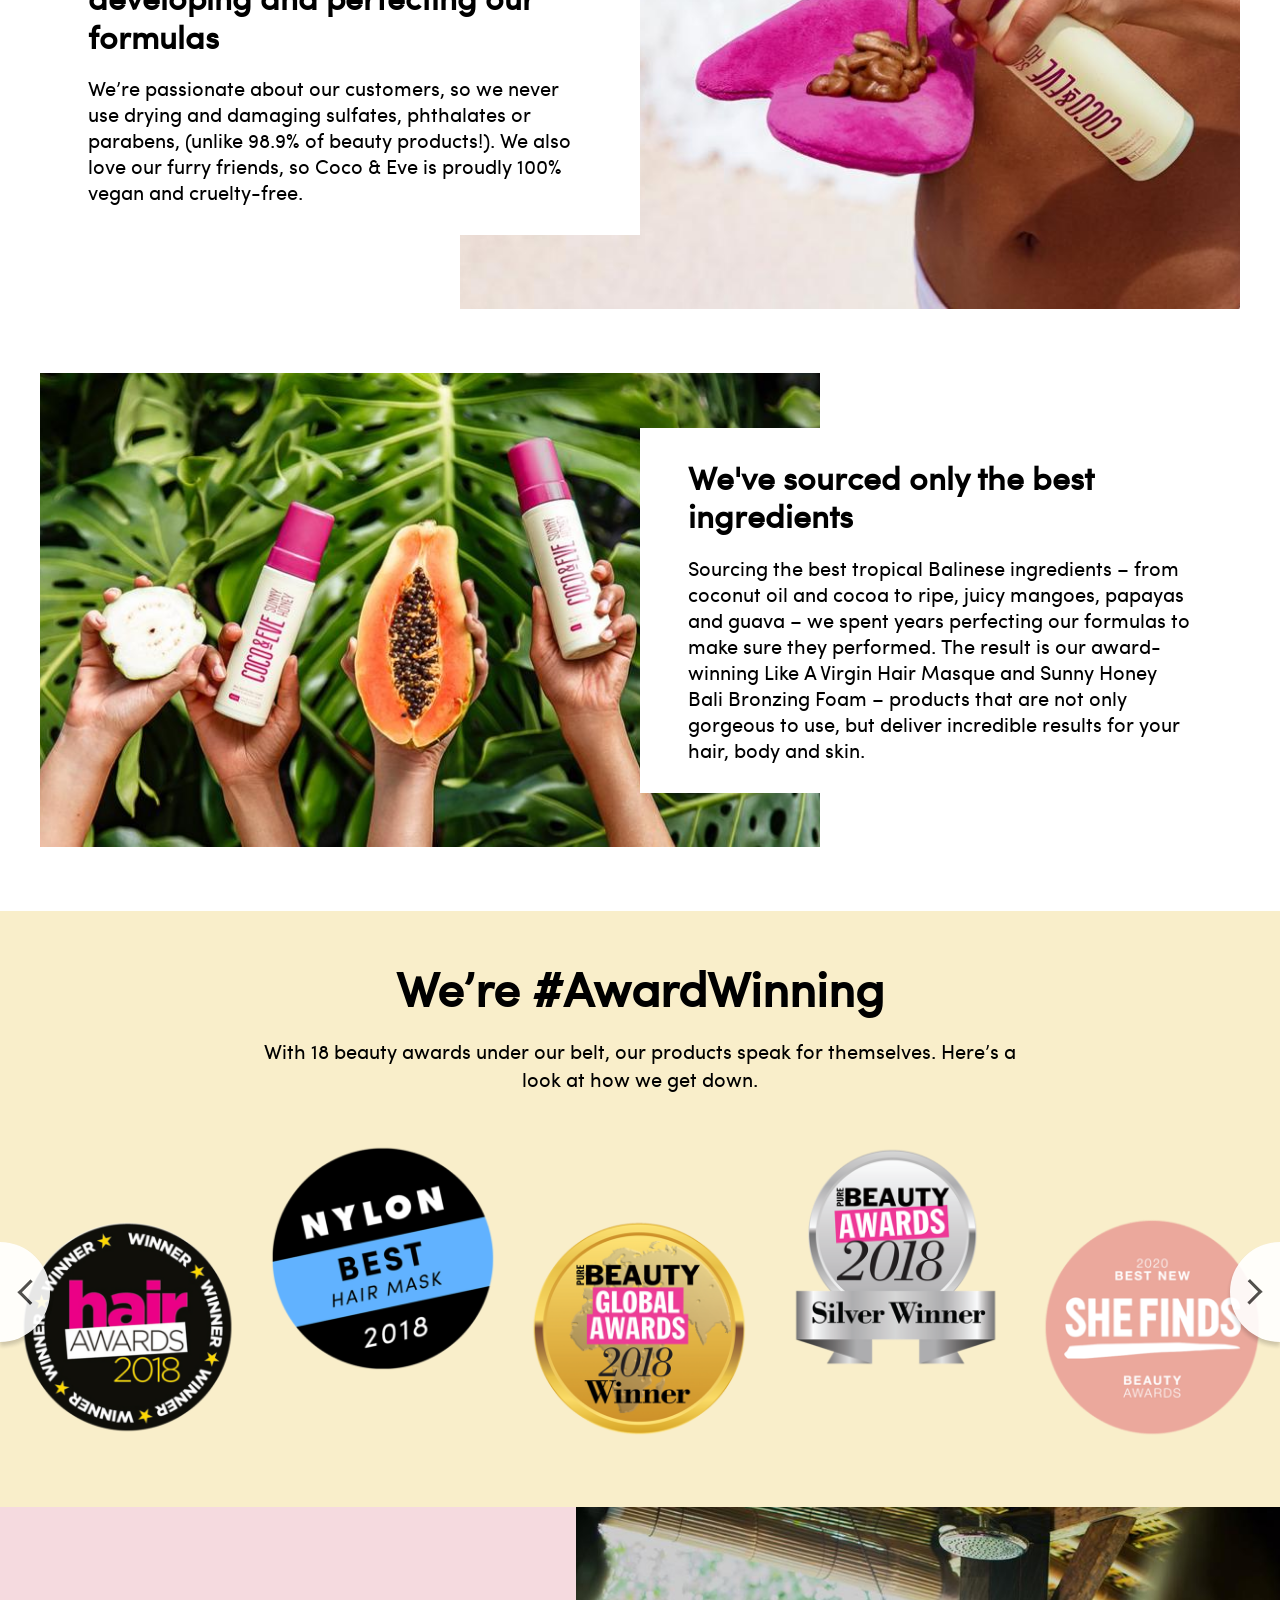
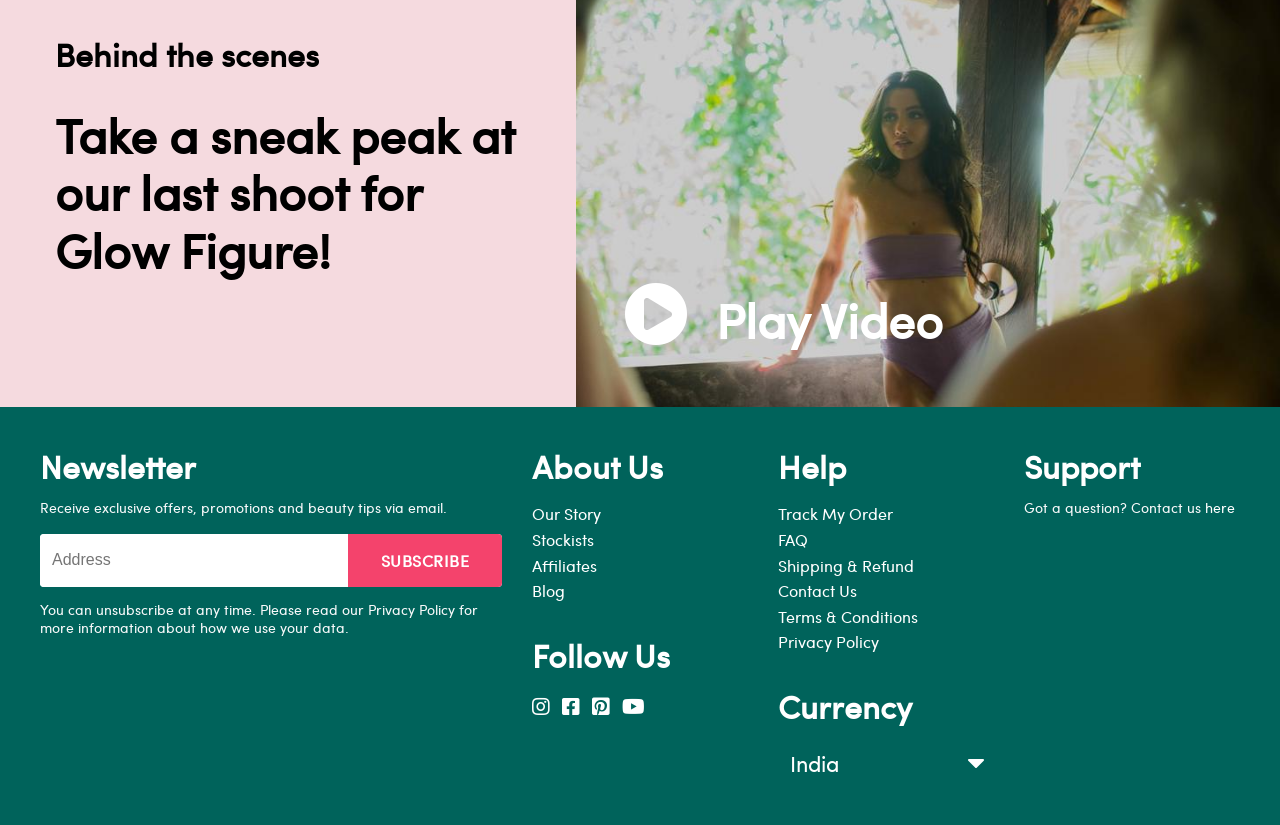
<file: our-story.html>
<!DOCTYPE html>
<html lang="en">
  <head>
    <meta charset="utf-8" />
    <meta http-equiv="X-UA-Compatible" content="IE=edge" />
    <!-- <meta http-equiv="refresh" content="5; url=https://www.google.com/" />     -->
    <meta name="description" content="Coco & Eve" />
    <meta name="keywards" content="Coco & Eve" />
    <meta name="author" content="Codeclouds" />
    <meta
      name="viewport"
      content="width=device-width,initial-scale=1.0,maximum-scale=1.0,user-scalable=no"
    />
    <title>Award Winning Bali Beauty Products - Natural &amp; Effective
      &VerticalLine; Coco & Eve</title>

    <!--css file-->
    <!-- <link rel="stylesheet" href="css/aos.css" />   // use scss files -->
    <link rel="stylesheet" href="css/slick.css" />
    <link rel="stylesheet" href="css/slick-theme.css" />
    <link rel="stylesheet" href="./css/style.css" />
    <link rel="stylesheet" href="./css/custom.css" />

    <link rel="shortcut icon" href="./images/favicon.ico" type="image/x-icon" />
  </head>
  <body>
    <!--preloader start-->
    <div id="preloader"><div id="loader"></div></div>

    
    <!--top-header section-->
    <section class="top_header bg-primary-light">
      <div class="container">
        <p><a href="#">Use code FREEWRAP for a Free Hair Wrap</a></p>
      </div>
    </section>


    <!--header section-->
    <header class="header smart-scroll">
      <div class="container header_wrap">

        <!-- menu box left -->
        <div class="header_menu_left">
          <div class="open-nav-menu">
            <span></span>
          </div>         
          <div class="menu-overlay">
            <div class="close-nav-menu">
              <i class="fas fa-times"></i>
            </div>
          </div>
          <!-- navigation menu start -->
          <nav class="nav-menu">
            
            <!--menu mob-->
            <ul class="menu menu-mob">
              <li class="menu-item">
                <a href="#">
                  <button type="button" class="btn btn-primary btn-sm w-100" tabindex="0">Shop All</button>
                </a>
              </li>
              <li class="menu-item menu-item-has-children">
                <a href="#" data-toggle="sub-menu" class="list_menu">
                  <img src="images/megamenu-hair-scrub.jpg" alt="megamenu-hair-scrub" class="sub-menu-img">
                  <span class="right">
                    <span style="color: #00635b;"><small>Haircare</small><br> Like a Virgin</span> <i class="fas fa-angle-down"></i>
                  </span>
                </a>
                <ul class="sub-menu">
                  <li class="menu-item"><a href="#">Nourishing Hair Masque</a></li>
                  <li class="menu-item"><a href="#">Deep Clean Scalp Scrub</a></li>
                  <li class="menu-item"><a href="#">Healthy Hair Bundle</a></li>
                  <li class="menu-item"><a href="#">That's A Wrap Bundle</a></li>
                  <li class="menu-item"><a href="#">Hair Heroes Gift Set</a></li>
                  <li class="menu-item"><a href="#">Hair Kits &amp; Gifts</a></li> 
                  <li class="menu-item"><a href="#"><b>Shop all Hair</b></a></li> 
                </ul>
              </li>
              <li class="menu-item menu-item-has-children">
                <a href="#" data-toggle="sub-menu" class="list_menu">
                  <img src="images/megamenu-tan.jpg" alt="megamenu-tan.jpg" class="sub-menu-img">
                  <span class="right">
                    <span style="color: #ae2573;"><small>Self Tanner</small><br> Sunny Honey</span> <i class="fas fa-angle-down"></i>
                  </span>
                </a>
                <ul class="sub-menu">
                  <li class="menu-item"><a href="#">Bali Bronzing Bundle</a></li>
                      <li class="menu-item"><a href="#">Bali Bronzing Foam</a></li>
                      <li class="menu-item"><a href="#">Tanning Goddess Kit</a></li>
                      <li class="menu-item"><a href="#">Bronzing Face Drops</a></li>
                      <li class="menu-item"><a href="#">Deluxe Vegan Kabuki Brush</a></li>
                      <li class="menu-item"><a href="#">Velvet Tanning Mitt</a></li> 
                  <li class="menu-item"><a href="#"><b>Shop all Tan</b></a></li> 
                </ul>
              </li>    
              <li class="menu-item menu-item-has-children">
                <a href="#" data-toggle="sub-menu" class="list_menu">
                  <img src="images/Nav_Body.jpg" alt="Nav_Body" class="sub-menu-img">
                  <span class="right">
                    <span style="color: #213e7b;"><small>Bodycare</small><br> Glow Figure</span> <i class="fas fa-angle-down"></i>
                  </span>
                </a>
                <ul class="sub-menu">
                  <li class="menu-item"><a href="#">Bali Bod Bundle</a></li>
                  <li class="menu-item"><a href="#">Bali Buffing Sugar</a></li>
                  <li class="menu-item"><a href="#">Bounce Body Masque</a></li>
                  <li class="menu-item"><a href="#">Body Moisture Whip</a></li>
                  <li class="menu-item"><a href="#">Jelly Massage Mitt</a></li>
                  <li class="menu-item"><a href="#">Smooth-on Shell Scoop</a></li>
                  <li class="menu-item"><a href="#"><b>Shop all Hair</b></a></li> 
                </ul>
              </li>
              <li class="menu-item menu-item-has-children">
                <a href="#" data-toggle="sub-menu" class="list_menu">
                  <img src="images/Nav_ShopAll.jpg" alt="Nav_ShopAll" class="sub-menu-img">
                  <span class="right">
                    <span><small>Bundles</small><br> Value Kits</span> <i class="fas fa-angle-down"></i>
                  </span>
                </a>
                <ul class="sub-menu">
                  <li class="menu-item"><a href="#">Healthy Hair Bundle</a></li>
                  <li class="menu-item"><a href="#">That's A Wrap Bundle</a></li>
                  <li class="menu-item"><a href="#">Bali Bod Bundle</a></li>
                  <li class="menu-item"><a href="#">Taste of the Tropics Kit</a></li>
                  <li class="menu-item"><a href="#">Shop all Products</a></li>
                  <li class="menu-item"><a href="#">Shop all Kits & Gifts</a></li>
                  <li class="menu-item"><a href="#"><b>Shop all Hair</b></a></li> 
                </ul>
              </li>
              <li class="menu-item">
                <a href="#">Track My Order</a>
              </li>
              <li class="menu-item">
                <a href="blog.html">Blog</a>
              </li>
              <li class="menu-item">
                <a href="#">Faq</a>
              </li>
              <li class="menu-item">
                <a href="#">Results IRL</a>
              </li>
              <li class="menu-item menu-item-has-children">
                <a href="#" data-toggle="sub-menu"
                  >Info <i class="fas fa-angle-down"></i></a>
                <ul class="sub-menu">
                  <li class="menu-item">
                    <a href="#">Shipping & Refund</a>
                  </li>
                  <li class="menu-item">
                    <a href="terms-and-conditions.html">Terms & Conditions</a>
                  </li>               
                  <li class="menu-item">
                    <a href="privacy-policy.html">Privacy Policy</a>
                  </li> 
                  <li class="menu-item">
                    <a href="contact-us.html">Contact Us</a>
                  </li> 
                </ul>
              </li>  
              <li class="menu-item menu-item-has-children">
                <a href="#" data-toggle="sub-menu"
                  >ROW (USD) <i class="fas fa-angle-down"></i></a>
                <ul class="sub-menu">
                  <li class="menu-item">
                    <a href="#">United Kingdom (GBP)</a>
                  </li>
                  <li class="menu-item">
                    <a href="#">USA (USD)</a>
                  </li>               
                  <li class="menu-item">
                    <a href="#">Canada (CAD)</a>
                  </li> 
                  <li class="menu-item">
                    <a href="#">Australia (AUD)</a>
                  </li> 
                  <li class="menu-item">
                    <a href="#">Europe (EUR)</a>
                  </li> 
                  <li class="menu-item">
                    <a href="#">Rest of the World (USD)</a>
                  </li> 
                </ul>
              </li>  
            </ul>

            <!--menu desktop-->
            <ul class="menu menu-desktop">
              <li class="menu-item menu-item-has-children">
                <a href="#" data-toggle="sub-menu"
                  >Shop <i class="fas fa-caret-down"></i></a>
                <ul class="sub-menu">
                  <div class="sub-menu_wrap">
                    <ul class="list list1">
                      <li class="menu-item"><a href="#">hair</a></li>
                      <li class="menu-item"><a href="#">Nourishing Hair Masque</a></li>
                      <li class="menu-item"><a href="#">Deep Clean Scalp Scrub</a></li>
                      <li class="menu-item"><a href="#">Healthy Hair Bundle</a></li>
                      <li class="menu-item"><a href="#">That's A Wrap Bundle</a></li>
                      <li class="menu-item"><a href="#">Hair Heroes Gift Set</a></li>
                      <li class="menu-item"><a href="#">Hair Kits &amp; Gifts</a></li>
                      <li class="menu-item"><a href="#"><img src="images/megamenu-hair-scrub.jpg" alt="megamenu-hair-scrub"></a></li>
                    </ul>
                    <ul class="list list2">
                      <li class="menu-item"><a href="#">Tan</a></li>
                      <li class="menu-item"><a href="#">Bali Bronzing Bundle</a></li>
                      <li class="menu-item"><a href="#">Bali Bronzing Foam</a></li>
                      <li class="menu-item"><a href="#">Tanning Goddess Kit</a></li>
                      <li class="menu-item"><a href="#">Bronzing Face Drops</a></li>
                      <li class="menu-item"><a href="#">Deluxe Vegan Kabuki Brush</a></li>
                      <li class="menu-item"><a href="#">Velvet Tanning Mitt</a></li>
                      <li class="menu-item"><a href="#"><img src="images/megamenu-tan.jpg" alt="megamenu-hair-scrub"></a></li>
                    </ul>                     
                    <ul class="list list3">
                      <li class="menu-item"><a href="#">Body</a></li>
                      <li class="menu-item"><a href="#">Bali Bod Bundle</a></li>
                      <li class="menu-item"><a href="#">Bali Buffing Sugar</a></li>
                      <li class="menu-item"><a href="#">Bounce Body Masque</a></li>
                      <li class="menu-item"><a href="#">Body Moisture Whip</a></li>
                      <li class="menu-item"><a href="#">Jelly Massage Mitt</a></li>
                      <li class="menu-item"><a href="#">Smooth-on Shell Scoop</a></li>
                      <li class="menu-item"><a href="#"><img src="images/Nav_Body.jpg" alt="megamenu-hair-scrub"></a></li>
                    </ul>
                    <ul class="list list4">
                      <li class="menu-item"><a href="#">Bundles</a></li>
                      <li class="menu-item"><a href="#">Healthy Hair Bundle</a></li>
                      <li class="menu-item"><a href="#">That's A Wrap Bundle</a></li>
                      <li class="menu-item"><a href="#">Bali Bod Bundle</a></li>
                      <li class="menu-item"><a href="#">Taste of the Tropics Kit</a></li>
                      <li class="menu-item"><a href="#">Shop all Products</a></li>
                      <li class="menu-item"><a href="#">Shop all Kits & Gifts</a></li>
                      <li class="menu-item"><a href="#"><img src="images/Nav_ShopAll.jpg" alt="megamenu-hair-scrub"></a></li>
                    </ul>
                  </div>                  
                </ul>
              </li>      
              <li class="menu-item">
                <a href="blog.html">Blog</a>
              </li>
              <li class="menu-item">
                <a href="#">Faq</a>
              </li>
              <li class="menu-item">
                <a href="#">Results IRL</a>
              </li>
            </ul>

          </nav>
          <!-- navigation menu end -->
        </div>

        <!--logo box-->
        <div class="logo">
          <a href="index.html">
            <svg xmlns="http://www.w3.org/2000/svg" enable-background="new 0 0 100.4 38.8" viewBox="0 0 100.4 38.8"><g fill="#00635b"><path clip-rule="evenodd" d="m60.2 29.3c-1.2 0-2.3 0-3.5-.1-.5 0-3.8-.4-4.2.7-.1.3-.1.5 0 .8.1.9.5 1.3 1.3 1.3h2.9 3.7c1 0 1.3-.4 1.3-1.4-.1-1-.3-1.3-1.5-1.3zm-4.8.7c-.1.1-.2 0-.3-.1.1-.1.2-.2.3-.1z" fill-rule="evenodd"></path><path d="m63 26.6c-.6-1.3-1.1-2.6-1.5-3.9v-.3l.2-.5c.1-.2.1-.3.1-.5.1-.7.2-1.3.3-2 0-.2 0-.4.1-.6 0-.2.1-.5.1-.7.1-.4.1-.8.1-1.3v-.8c0-.1 0-.3 0-.4v-.1c0-.2-.1-.4-.2-.5-.2-.1-.5-.1-.8-.1h-.8c-.2 0-.4 0-.6.1s-.2.4-.2.4v.2.4.8c0 .5 0 .9-.1 1.4 0 0-.1-.1-.2-.3-.4-.8-.9-2-1.5-3.7-.1-.2-.1-.4-.1-.6 0 0 0-.1.3-.5 1.9-2.1 2.8-4.1 2.8-5.8l.1-1.1-.1-1.3c0-.6-.1-1.3-.4-1.9-.1-.5-.3-1-.6-1.4-.8-1-2-1.5-3.2-1.4-1.2-.1-2.4.5-3.2 1.5-.7.9-1.1 2-1 3.2v.4c-.1.3-.1.6 0 .9.5 2.1 1.2 4.1 2 6v.1c.1.2.1.5.1.8 0 .2-.1.4-.2.5-1.4 1.7-2.1 3.2-2.1 4.5v4.8c0 1.2.4 2.3 1.1 3.2.8.8 1.9 1.3 3 1.3s2.2-.5 2.9-1.3c.1-.1.2-.2.2-.3l.1-.2.1-.1h.1l.1.1v.1l.1.2.1.2c0 .1 0 .2.1.3 0 .1.1.2.1.3.1.3.4.5.9.5h1.5c.4 0 .5-.3.5-.4zm-8.8-19.9-.2.1c-.1-.1-.3-.1-.4-.2v-.2l.2-.1c.1 0 .3.1.4.1zm1.5-3.3c.5-.6 1.5-.7 2.1-.2l.2.1c.3.4.5.9.5 1.4v2.7c-.1 1-.4 2-1.1 2.8-.3.4-.4.5-.5.5s-.2 0-.3-.3c-.7-1.8-1.2-3.7-1.4-5.6 0-.6.2-1.1.5-1.4zm2.5 20.1c-.4.6-1.1 1.1-1.8 1.1-.4 0-.8-.1-1.1-.4-.3-.5-.4-1-.3-1.6v-4.6c0-.6.2-1.2.6-1.7.2-.3.3-.3.3-.3s.1 0 .2.4l2.3 5.5c.1.2.1.5.1.7 0 .3-.1.6-.3.9z"></path><path clip-rule="evenodd" d="m70.8 38.7c-1 0-2 0-3 0-.8 0-1.2-.4-1.3-1.3-.1-.7-.1-1.4-.1-2.1.1-1.7 0-19.2-.1-20.9-.1-1.9 0-3.7.2-5.6.1-.9 0-1.7 0-2.6 0-1.5 0-3 .1-4.4 0-.6.5-1.1 1.1-1.1.5-.1 1-.2 1.5-.2h4.4c.5 0 .9.1 1.4.1.4 0 .8.4.8.8.1.4.1.8.1 1.2 0 .5-.3.8-.8.9-.5 0-1 0-1.6 0-.9 0-1.7 0-2.6 0-.5-.1-1 .3-1.1.8v.2c0 .6-.1 1.2 0 1.8 0 .9 0 1.8.1 2.7 0 .8.2 1 1 1h2.9c.5 0 .9.4.9.9v.2c-.1.4-.1.8-.2 1.1 0 .3-.3.6-.6.6-.5 0-1.1.1-1.6.1s-1 0-1.5.1c-.6.1-.8.3-.8.9 0 1.1-.1 18.1-.1 19.2v1.7c0 .5.4 1 .9 1h.2c1.2 0 2.3.1 3.5.1s1.4.2 1.5 1.4c0 1-.3 1.4-1.3 1.4-1.4.1-2.7 0-3.9 0zm1.3-27.2-.2.1.1.4.2-.1z" fill-rule="evenodd"></path><path d="m85.1 36.4.2.1.2-.3-.2-.1z"></path><path d="m88.2.5c-.2 0-.4 0-.6-.1-.9-.2-2 .1-2.2.8-.2 1-2.2 31.8-2.3 32.1 0 .1 0 .3-.1.3s0-.7-.1-1c-.1-.6-2-30.3-2.3-31.6-.1-.5-.8-.7-1.4-.8-.2 0-.4 0-.6 0s-.5 0-.7 0c-.5.1-.7.2-.7.6 0 .5 0 1.1.1 1.6.2 1.2 2.7 33 3.1 35.2.1.6.4.7 1.1.8.4 0 .8.1 1.2.1.6 0 1.3.1 1.9 0 .5 0 1-.2 1.2-.7.2-.7.4-1.3.4-2 0-1.6 2.7-34 2.8-34.7.1-.3-.3-.6-.8-.6z"></path><path d="m79.4 3.2c.1-.1.2-.2.3-.1v.1c-.1.2-.2.1-.3 0z"></path><path d="m95.4 3.5h2.6 1.6c.5 0 .8-.4.8-.8 0-.4 0-.8-.1-1.2 0-.4-.4-.8-.8-.8-.5-.1-.9-.1-1.4-.1-1.5 0-2.9 0-4.4 0-.5 0-1 .1-1.5.2-.6.1-1 .5-1.1 1.1-.1 1.3-.1 2.8-.1 4.2 0 .9.1 1.7 0 2.6-.2 1.9-.2 3.7-.2 5.6.2 1.7.3 19.3.2 20.9 0 .7 0 1.4.1 2.1.1.9.5 1.3 1.3 1.3h3 3.7c1 0 1.4-.4 1.3-1.4 0-1.2-.3-1.4-1.5-1.4s-2.3 0-3.5-.1c-.5.1-1-.3-1.1-.9v-.2c0-.6-.1-1.1 0-1.7 0-1.1.1-18.1.1-19.2 0-.6.2-.8.8-.9.5 0 1 0 1.5-.1.5 0 1.1 0 1.6-.1.3 0 .6-.2.6-.6.1-.4.1-.8.2-1.1.1-.5-.2-1-.6-1.1h-.2c-1 0-1.9 0-2.9 0-.8 0-1-.3-1-1 0-.9 0-1.8-.1-2.7 0-.6 0-1.2 0-1.8 0-.5.4-1 .9-1zm-2.6-1.1-.2-.1.2-.1.2.1zm5.5 34.8.2-.1c.1 0 .3.1.4.1v.3l-.2.1c-.2-.1-.3-.1-.4-.2zm-.4.4.2.1-.2.1-.2-.1z"></path><path clip-rule="evenodd" d="m22.7 11.4c0-2.1 0-4.3 0-6.4 0-1.1-.3-2.2-1-3.1-.9-1.5-2.7-2.2-4.4-1.8-.4.1-.7.1-1.1.1-1.1 0-2.2.6-2.8 1.5-.7 1.1-1 2.4-1 3.7s.1 2.6.1 3.9v21.6.6c-.1 1-.1 2 0 2.9.1 1.3.7 2.5 1.8 3.2 1.3.9 2.8 1.2 4.3.9 1.6-.2 2.9-1.2 3.5-2.7.4-.9.6-2 .6-3 0-1.8 0-19.5 0-21.4zm-3.2 16.3c-.2.9-.3 1.8-.2 2.8 0 1 .1 2 .1 3 .1.8-.3 1.6-.9 2-.1.1-.2.1-.3.2-.9.3-2-.1-2.3-1.1-.1-.4-.2-.8-.2-1.2-.1-.9-.2-1.8-.2-2.7 0-.2 0-.4 0-.5.3-1.3.2-18.6.2-20 0-.8 0-1.7 0-2.5 0-.9 0-1.8 0-2.6 0-.7.3-1.4.9-1.9.2-.2.5-.3.8-.4 1-.2 1.9.4 2.1 1.4.1.5.2 1 .2 1.5v2.2 3.3c-.1.2-.1 16.3-.2 16.5zm.4 1.5c-.1-.1-.2-.2-.2-.4 0-.1.1-.2.2-.4h.1c.1.1.3.3.2.4s-.1.3-.3.4z" fill-rule="evenodd"></path><path clip-rule="evenodd" d="m47.6 11.4v21.6c0 1-.2 2-.5 3-.6 1.5-1.9 2.5-3.5 2.7-1.5.3-3.1 0-4.3-.9-1.1-.7-1.8-1.9-1.8-3.2-.1-1-.1-2 0-2.9 0-.2 0-.4 0-.6 0-1.9 0-19.7 0-21.6 0-1.3 0-2.6-.1-3.9s.3-2.6 1-3.6c.6-.9 1.7-1.5 2.8-1.6.4 0 .7-.1 1.1-.1 1.7-.4 3.5.3 4.4 1.8.6.9 1 2 1 3.1-.2 1.9-.2 4-.1 6.2zm-3.2-3.5c0-.7 0-1.5-.1-2.2 0-.5-.1-1-.2-1.5-.2-1-1.2-1.6-2.1-1.4-.3.1-.6.2-.8.4-.6.5-.9 1.2-.9 1.9v4.4.7c.1 1.4.2 18.6-.2 20v.5c.1.9.1 1.8.2 2.7 0 .4.1.8.2 1.2.5.9 1.5 1.4 2.5 1.1.1 0 .2-.1.3-.2.7-.5 1-1.2.9-2 0-1-.1-2.1-.1-3.1-.1-.9 0-1.8.2-2.7.1-.2.1-16.3.1-16.5 0-1.1 0-2.2 0-3.3zm.4 20.6h-.1c-.1.1-.1.2-.1.4s0 .4.2.3.3-.2.3-.3c0-.2-.2-.3-.3-.4z" fill-rule="evenodd"></path><path clip-rule="evenodd" d="m34.1 30.1c-.4-.1-.8-.1-1.2 0-.9.1-1.2.4-1.2 1.3v2.2c0 .5-.1 1.1-.5 1.5-.4.5-1.1.6-1.6.4-.7-.2-1.2-.7-1.3-1.4-.1-.4-.1-.8-.1-1.2 0-2.6 0-21.2 0-23.8 0-.8 0-1.6 0-2.4s.1-1.5.4-2.2l.1-.2c.4-.8 1.4-1 2.2-.6.4.3.7.8.8 1.3.1.8.2 1.6.3 2.4 0 .4.3.6.7.7s.8.1 1.3.1h.2c.6 0 1-.6.9-1.1.1-1 0-2-.2-3-.2-1.2-.9-2.3-1.9-3-.7-.5-1.5-.8-2.4-.8-1.5-.2-2.9.3-4 1.3-1 1.1-1.5 2.5-1.5 3.9-.1 2.3-.1 20.6-.1 22.9 0 .5 0 1 .1 1.5s.1 1.1 0 1.6c-.1.4-.2.8-.1 1.3.1.8.2 1.7.3 2.5.2 1.3 1 2.4 2.1 3 1.3.7 2.7.9 4.1.5 1.3-.2 2.4-1 2.9-2.2.8-1.8 1-3.7.7-5.6-.2-.6-.6-.9-1-.9zm-7.4-18.8c-.3 0-.4-.2-.3-.6.4 0 .6.1.6.4-.1.1-.2.2-.3.2z" fill-rule="evenodd"></path><path clip-rule="evenodd" d="m9.3 30.1c-.4-.1-.8-.1-1.2 0-.9.1-1.2.4-1.2 1.3v2.2c0 .5-.1 1.1-.5 1.5-.4.5-1.1.6-1.6.4-.7-.2-1.2-.7-1.3-1.4-.1-.4-.1-.8-.1-1.2 0-2.6 0-21.2 0-23.8 0-.4 0-.8 0-1.2s0-.8 0-1.2c0-.8.1-1.5.4-2.2 0-.1.1-.2.1-.3.5-.7 1.4-1 2.2-.5.4.3.7.8.7 1.3.2.7.3 1.5.4 2.2 0 .4.3.6.7.7s.8.2 1.2.2h.2c.6 0 1-.6.9-1.1.1-1 0-2-.2-3-.2-1.2-.9-2.3-1.9-3-.7-.5-1.5-.8-2.4-.9-1.5-.2-2.9.3-4 1.3-1 1.1-1.5 2.5-1.5 3.9-.2 2.4-.1 20.6-.2 23 0 .5 0 1 .1 1.5s.1 1.1 0 1.6c-.1.4-.1.8-.1 1.2.1.8.2 1.7.3 2.5.2 1.3 1 2.4 2.1 3 1.3.7 2.7.9 4.1.5 1.3-.2 2.4-1 2.9-2.2.8-1.8 1-3.7.7-5.6 0-.4-.4-.7-.8-.7zm-7.4-18.8c-.3 0-.4-.2-.3-.6.4 0 .6.1.6.4-.1.1-.2.2-.3.2z" fill-rule="evenodd"></path></g><path d="m85.3 36.5-.2-.1.2-.3.2.1z" fill="#fff"></path></svg>
          </a>
        </div>

        <!-- menu box right -->
        <div class="header_menu_right">
          <ul class="menu">
            <li class="menu-item"><a href="#">Track My Order</a></li>
            <li class="menu-item" onclick="openbtn()">
              <a href="#">
                <svg xmlns="http://www.w3.org/2000/svg" width="24" height="28" viewBox="0 0 24 28"><path d="M20.389 27H3.613c-.983 0-1.677-.232-2.123-.708-.35-.376-.514-.877-.487-1.484l.834-17.882a.602.602 0 0 1 .598-.58h19.126c.32 0 .583.256.598.58l.838 17.885c.03.607-.135 1.105-.488 1.484-.442.473-1.136.705-2.12.705zM3.009 7.567l-.807 17.302c-.018.393.114.534.158.583.141.15.473.33 1.256.33h16.776c.783 0 1.115-.178 1.256-.33.045-.046.176-.19.158-.58l-.81-17.302H3.009zm4.226-1.678C7.235 3.192 9.373 1 12 1c2.629 0 4.767 2.192 4.767 4.889h-1.196c0-2.022-1.603-3.668-3.57-3.668-1.968 0-3.571 1.646-3.571 3.668z"></path><path fill="none" stroke="#000" d="M20.389 27H3.613c-.983 0-1.677-.232-2.123-.708-.35-.376-.514-.877-.487-1.484l.834-17.882a.602.602 0 0 1 .598-.58h19.126c.32 0 .583.256.598.58l.838 17.885c.03.607-.135 1.105-.488 1.484-.442.473-1.136.705-2.12.705zM3.009 7.567l-.807 17.302c-.018.393.114.534.158.583.141.15.473.33 1.256.33h16.776c.783 0 1.115-.178 1.256-.33.045-.046.176-.19.158-.58l-.81-17.302H3.009zm4.226-1.678C7.235 3.192 9.373 1 12 1c2.629 0 4.767 2.192 4.767 4.889h-1.196c0-2.022-1.603-3.668-3.57-3.668-1.968 0-3.571 1.646-3.571 3.668z"></path></svg>
                <span><span class="mark">Cart</span> (0)</span>
              </a>
            </li>
          </ul>
        </div>
        
        <!--sidebar-->
        <div id="mysidebar" class="sidebar">
          <a href="javascript:void(0)" class="closebtn" onclick="closebtn()">
            <svg xmlns="http://www.w3.org/2000/svg" width="26" height="26" viewBox="0 0 26 26">
              <g transform="rotate(45 13 13)">
                <path d="M-3.25 12.175a.8.8 0 0 1 .8-.8h31.306a.8.8 0 0 1 .8.8v1.65a.8.8 0 0 1-.8.8H-2.45a.8.8 0 0 1-.8-.8z"></path>
              </g>
              <g transform="rotate(-45 13 13)">
                <path d="M29.656 12.175a.8.8 0 0 0-.8-.8H-2.45a.8.8 0 0 0-.8.8v1.65a.8.8 0 0 0 .8.8h31.306a.8.8 0 0 0 .8-.8z"></path>
              </g>
            </svg>
          </a>
          <div class="sidebar_wrap">
            <div class="side_box">
              <h3>Your Cart</h3>
              <ul>
                <li class="cart_table">
                  <div class="span2">
                    <img src="images/Nav_Body.jpg" alt="Nav_Body">
                  </div>
                  <div class="span2">
                    <p>Bali Bod Bundle</p>
                    <div id="field">
                      <button type="button" id="sub" class="sub">
                        <i class="fas fa-minus"></i>
                      </button>                    
                      <input type="number" id="count" value="1" min="1" max="3">
                      <button type="button" id="add" class="add">
                        <i class="fas fa-plus"></i>
                      </button>
                    </div>
                  </div>
                  <div class="text-right">
                    <a href="#">
                      <svg xmlns="http://www.w3.org/2000/svg" width="21" height="27" viewBox="0 0 21 27">
                        <path d="M6.632 23.76L5.526 6.48h1.106l1.105 17.28zm7.736 0h-1.105l1.105-17.28h1.106zM9.948 6.48h1.105v17.28H9.947zM21 4.32h-1.104l-1.027 20.118C18.793 25.875 17.58 27 16.109 27H4.89c-1.471 0-2.684-1.125-2.76-2.563L1.105 4.32H0V3.24h5.526V2.16C5.526.969 6.518 0 7.736 0h5.527c1.219 0 2.21.969 2.21 2.16v1.08H21zM6.632 3.24h7.736V2.16c0-.597-.494-1.08-1.105-1.08H7.737c-.61 0-1.105.483-1.105 1.08zm12.157 1.08H2.211l1.024 20.062c.045.862.773 1.538 1.655 1.538h11.22c.881 0 1.61-.676 1.655-1.538z"></path>
                      </svg>
                    </a>
                    <p class="price"><span class="mark">$32.20</span></p>
                  </div>
                </li>
              </ul>
              <div class="subtotal_box">
                <p class="sub">Subtotal <span>$99.30</span></p>
                <p class="sub">Shipping <span>$4.99</span></p>
                <p><a href="#" id="promo">+ Apply a promo code</a></p>
                <form class="form_container" id="promo_box">
                  <div class="form_row col3">
                    <div class="form-group span2">
                      <label for="Address" class="sr-only">Address</label>
                      <input type="text" class="form-control" placeholder="Address">
                      <small class="error-msg">This is a required field.</small>
                    </div>
                    <div class="form-group">
                      <a href="#" class="btn btn-primary btn-sm">subscribe</a>
                    </div>
                  </div>
                </form>
                <p class="sub total">Total <span>$99.30</span></p>              
              </div>
              <div class="sidebar_list">
                <div>
                  <img src="images/icon7.png" alt="icon7">
                  <span>Fast worldwide delivery</span>
                </div>
                <div>
                  <img src="images/icon8.png" alt="icon8">
                  <span>Winner of 18 Beauty Awards</span>
                </div>
                <div>
                  <img src="images/icon9.png" alt="icon9">
                  <span>100% money back guarantee</span>
                </div>
              </div>
              <div class="cart-drawer">
                <div class="shopify-icon">
                  <svg xmlns="http://www.w3.org/2000/svg" width="114" height="34" viewBox="0 0 114 34">
                    <defs>
                      <clipPath id="2ufra">
                        <path fill="#fff" d="M5.54 0h102.92c2.507 0 4.54 1.458 4.54 3.255v27.49c0 1.797-2.033 3.255-4.54 3.255H5.54C3.034 34 1 32.542 1 30.745V3.255C1 1.458 3.033 0 5.54 0z"></path>
                      </clipPath>
                    </defs>
                    <path fill="#fff" d="M6 0h102c2.762 0 5 1.586 5 3.542v26.916c0 1.956-2.238 3.542-5 3.542H6c-2.761 0-5-1.586-5-3.542V3.542C1 1.586 3.239 0 6 0"></path>
                    <path fill="none" stroke="#d2d0cc" stroke-miterlimit="20" stroke-width="2" d="M5.54 0h102.92c2.507 0 4.54 1.458 4.54 3.255v27.49c0 1.797-2.033 3.255-4.54 3.255H5.54C3.034 34 1 32.542 1 30.745V3.255C1 1.458 3.033 0 5.54 0z" clip-path="url(&quot;#2ufra&quot;)"></path>
                    <path d="M62.262 12.39a2.08 2.08 0 0 1 1.289 1.686c0 1.407-1.16 2.186-2.778 2.186A3.45 3.45 0 0 1 59 15.828l.443-1.254c.456.234.959.366 1.474.387.508 0 .782-.268.782-.602 0-.319-.196-.534-.743-.843a1.962 1.962 0 0 1-1.187-1.624c0-1.24 1.089-2.124 2.66-2.124a2.689 2.689 0 0 1 1.517.295l-.418 1.254a3.035 3.035 0 0 0-1.122-.244c-.508 0-.834.231-.834.588 0 .282.234.486.69.73zm6.44-2.635c.94 0 1.476.603 1.476 1.602a6.428 6.428 0 0 1-.13 1.152l-.705 3.65h-1.8l.678-3.534c.052-.257.08-.518.08-.781 0-.385-.155-.654-.559-.654-.574 0-1.187.72-1.421 1.882l-.6 3.087h-1.799l1.747-9.03h1.796l-.69 3.549.026.013a2.453 2.453 0 0 1 1.904-.935zm5.548.001a2.4 2.4 0 0 1 .289.007c1.293.105 2.253 1.21 2.144 2.464 0 2.19-1.435 4.06-3.56 4.06-.1.005-.202.003-.304-.004-1.3-.1-2.274-1.204-2.17-2.467 0-2.14 1.434-4.06 3.598-4.06zm-.887 5.174c.953 0 1.487-1.661 1.484-2.753 0-.521-.208-1.063-.847-1.063-.979 0-1.513 1.652-1.513 2.663 0 .64.26 1.153.874 1.153zm7.928-5.17c1.317 0 1.852 1.062 1.852 2.253 0 2.151-1.382 4.276-3.495 4.276a2.12 2.12 0 0 1-1.056-.232h-.039l-.496 2.612h-1.799l1.253-6.466c.147-.778.269-1.56.364-2.345h1.588l-.104.948h.026a2.48 2.48 0 0 1 1.905-1.05zm-1.723 5.195c1.006 0 1.696-1.626 1.696-2.766 0-.474-.17-.973-.718-.973-.623 0-1.212.731-1.421 1.832l-.3 1.651c.208.17.471.26.743.256zm6.14-7.735l.09.001a.843.843 0 0 1 .805.883v.066c-.018.548-.489.977-1.051.959h-.026a.816.816 0 0 1-.843-.884v-.01a1.02 1.02 0 0 1 1.024-1.015zm-1.303 2.676h1.807L84.99 16.16h-1.793zm6.394-.01v-.003zm0 0l-.247 1.33h-1.24l-.951 4.943h-1.8l.952-4.942h-.834l.259-1.333h.836l.052-.294a3.329 3.329 0 0 1 1.043-1.998 2.702 2.702 0 0 1 1.76-.59c.335-.015.667.038.979.156l-.352 1.383a1.921 1.921 0 0 0-.574-.09c-.6 0-.965.538-1.069 1.14l-.065.294zm4.33.008H97l-2.204 4.637a11.88 11.88 0 0 1-2.36 3.508A4.131 4.131 0 0 1 90.68 19l-.49-1.499a3.878 3.878 0 0 0 1.015-.5c.41-.272.745-.636.98-1.062a.37.37 0 0 0 .038-.294l-1.083-5.75h1.892s.408 3.813.442 4.303h.024c.506-1.518 1.63-4.299 1.63-4.299z"></path>
                    <path d="M67.89 25.238a2 2 0 0 1-.014.171c-.114.993-.959 1.697-1.886 1.574-.982.103-1.863-.646-1.99-1.694l.976-.138.001.058c.036.563.491.99 1.017.95a.749.749 0 0 0 .078.007c.44.012.805-.359.817-.83 0-.528-.264-.74-1.045-.944-1.133-.284-1.681-.741-1.681-1.759 0-.952.698-1.62 1.787-1.62.886-.114 1.694.546 1.826 1.49l-.947.138c-.05-.476-.44-.826-.886-.798-.533 0-.818.274-.818.71 0 .447.194.658 1.007.87 1.096.284 1.757.683 1.757 1.815zm1.289 1.675v-5.83h3.209v.872h-2.195V23.5h1.773v.827h-1.773v1.717h2.313v.872h-3.328zm8.674-1.821v-.001zm0 0c-.143 1.113-1.048 1.932-2.096 1.896-1.457 0-2.298-1.026-2.298-2.687v-.61a2.503 2.503 0 0 1-.01-.247c.01-1.353 1.043-2.443 2.308-2.431 1.03-.096 1.944.712 2.05 1.815l-1.022.146c-.002-.607-.465-1.097-1.031-1.094-.752 0-1.233.642-1.233 1.79v.632c0 1.156.451 1.79 1.24 1.79.6-.016 1.09-.514 1.138-1.154zm5.195-4.01v3.705c.018.16.02.32 0 .48-.122 1.08-1.038 1.85-2.045 1.718a1.69 1.69 0 0 1-.42 0c-.986-.127-1.692-1.088-1.573-2.148v-3.755h1.026v3.693c0 .929.277 1.327.981 1.327.674 0 1.011-.358 1.011-1.376v-3.64zm1.487.002h1.827c1.183 0 1.92.514 1.92 1.664v.122c.042.708-.41 1.34-1.059 1.483l1.336 2.565H87.46l-1.222-2.39h-.687v2.39h-1.016zm1.81 2.669c.608 0 .924-.276.924-.871v-.114c0-.611-.338-.83-.916-.83h-.804v1.819zm3.327-2.67h3.208v.87h-2.195v1.544h1.773v.825h-1.773v1.71H93v.871h-3.328z"></path>
                    <path fill="#95bf47" d="M31.768 10.043C31.78 10.15 34 25.608 34 25.608L28.556 27 16 24.764s1.498-11.929 1.553-12.348c.075-.557.093-.574.666-.76l1.945-.62a8.339 8.339 0 0 1 1.11-2.964c.799-1.305 1.782-2.04 2.77-2.07a1.58 1.58 0 0 1 1.344.612c.054-.004.106-.01.16-.01a2.059 2.059 0 0 1 1.833 1.298c.118.236.216.484.291.738l.61-.194a.488.488 0 0 1 .446.058l1.334 1.338s1.452.022 1.525.029a.2.2 0 0 1 .18.17zM27.034 8.84c-.158-.521-.522-1.394-1.265-1.54.2.595.3 1.22.298 1.85l.967-.31zm-1.622.52a4.999 4.999 0 0 0-.326-1.98 2.116 2.116 0 0 0-.712.534 5.16 5.16 0 0 0-1.058 2.115zm-1.346-2.687c-1.522.048-2.856 2.506-3.196 4.144l1.722-.55a6.014 6.014 0 0 1 1.3-2.812c.22-.249.48-.457.768-.616a.99.99 0 0 0-.594-.162z"></path>
                    <path fill="#5e8e3e" d="M31.782 9.403a139.15 139.15 0 0 0-1.401-.028c-.701-.01-1.116-1.179-1.226-1.296A.27.27 0 0 0 29 8v18l5-1.348s-2.04-14.98-2.05-15.086a.189.189 0 0 0-.165-.167z"></path>
                    <path fill="#fff" d="M26 12.24l-.611 2.466a3.246 3.246 0 0 0-1.492-.28c-1.188.083-1.2.89-1.188 1.09.064 1.105 2.76 1.346 2.91 3.933.12 2.034-1.003 3.426-2.615 3.535-1.103.104-2.195-.296-3.004-1.1l.41-1.882a3.567 3.567 0 0 0 1.93.814c.423-.012.756-.388.744-.839l-.002-.04c-.085-1.44-2.278-1.355-2.417-3.72-.117-1.992 1.096-4.01 3.773-4.193a3.064 3.064 0 0 1 1.559.212z"></path>
                    <path fill="#d2d0cc" d="M45 29h1V6h-1z"></path>
                  </svg>
                </div>
                <img src="images/cart.png" alt="cart" class="cart">
              </div>
              <p class="text-center got">Got a question? Email us at: <a href="#">hello@cocoandeve.com</a></p>            
            </div>  
            <div class="sidebar_btn">
              <a href="#" class="btn btn-primary w-100">Secure Checkout</a>
            </div> 
          </div>
        </div>
        
      </div>
    </header>

    <!--hero section-->
    <div class="story_hero">
      <h1>In a (coco) nutshell? We promise unBALIevably good hair and skin</h1>  
    </div>

    <!--content section-->
    <div class="section_content story_content">
      <div class="container container-sm text-center">
        <h2>Our Story</h2>
        <div class="section_content_wrap">
          <p>Our story begins among the volcanic beaches and lush rainforests of Bali. Aussie expat Emily spent countless holidays exploring the Island paradise. From searching for balance in Ubud, to indulging in the best massages one day, ultra-luxe day spa visits the next, Emily always found endless inspiration – and rejuvenation – in Bali.</p>
          <p>Hiking up a volcano at dawn one day, an idea took root. What if she could bottle that Bali magic, with beauty products that combined luscious tropical ingredients with serious science?</p>            
          <p>Doing some digging, Emily discovered Bali really is Eden for beauty lovers, with an endless bounty of skin-and-hair-loving fruits and plants. The jewel in the crown? Raw virgin coconuts – with Indonesia being the world’s largest producer of this nourishing, revitalising superfruit.</p>            
          <p>With the final seed planted and the hero ingredient chosen, Coco & Eve was born!</p>
        </div>
      </div>      
    </div>

    <!--story-articles section-->
    <section class="story_articles">
      <div class="container">

        <!--single prod-->
        <div class="single_article even">   
          <div class="article_image">
            <img src="images/story1.jpg" alt="story1">
          </div>         
          <div class="article_body">
            <h3>We've spent years testing, developing and perfecting our formulas</h3>
            <p>We’re passionate about our customers, so we never use drying and damaging sulfates, phthalates or parabens, (unlike 98.9% of beauty products!). We also love our furry friends, so Coco & Eve is proudly 100% vegan and cruelty-free.</p> 
          </div>          
        </div>

        <!--single prod-->
        <div class="single_article odd">   
          <div class="article_image">
            <img src="images/story2.jpg" alt="story2">
          </div>         
          <div class="article_body">
            <h3>We've sourced only the best ingredients</h3>
            <p>Sourcing the best tropical Balinese ingredients – from coconut oil and cocoa to ripe, juicy mangoes, papayas and guava – we spent years perfecting our formulas to make sure they performed. The result is our award-winning Like A Virgin Hair Masque and Sunny Honey Bali Bronzing Foam – products that are not only gorgeous to use, but deliver incredible results for your hair, body and skin.</p> 
          </div>          
        </div>

      </div>
    </section>
    
    <!--get section-->
    <section class="story_slider bg-light-shade2">
      <div class="container container-sm section_content text-center">
        <h2>We’re #AwardWinning</h2>
        <p>With 18 beauty awards under our belt, our products speak for themselves. Here’s a look at how we get down.</p>
      </div>
      <div class="story_slider_wrap">
        <div class="slider center5">

          <!--slider-1-->
          <div>
            <div class="img_box">
              <img src="images/HairAwards.png" alt="HairAwards">
            </div>
          </div>

          <!--slider-2-->
          <div>
            <div class="img_box">
              <img src="images/Nylon.png" alt="Nylon">
            </div>
          </div>

          <!--slider-3-->
          <div>
            <div class="img_box">
              <img src="images/PureBeauty_gold.png" alt="PureBeauty_gold">
            </div>
          </div>

          <!--slider-4-->
          <div>
            <div class="img_box">
              <img src="images/PureBeauty_silver.png" alt="PureBeauty_silver">
            </div>
          </div>

          <!--slider-5-->
          <div>
            <div class="img_box">
              <img src="images/SheFinds.png" alt="SheFinds">
            </div>
          </div>

          <!--slider-6-->
          <div>
            <div class="img_box">
              <img src="images/BlinkBeauty.png" alt="BlinkBeauty">
            </div>
          </div>

          <!--slider-7-->
          <div>
            <div class="img_box">
              <img src="images/Fabulous.png" alt="Fabulous">
            </div>
          </div>

        </div>
      </div>
    </section>

    <!--collection video section-->
    <section class="collection_video story_video bg-primary-light">
      <div class="video">
        <a href="#"><i class="fas fa-play-circle"></i> <span>Play Video</span></a>
      </div>
      <div class="content">        
        <h2><span>Behind the scenes</span>
          Take a sneak peak at our last shoot for Glow Figure!</h2>
      </div>      
    </section>

    <!--footer section-->
    <section class="section_footer bg-secondary">
      <div class="container">
        <div class="section_footer_wrap">
          <div class="span2">
            <h3>Newsletter</h3>
            <p>Receive exclusive offers, promotions and beauty tips via email.</p>
            <form class="form_container">
              <div class="form_row col3">
                <div class="form-group span2">
                  <label for="Address" class="sr-only">Address</label>
                  <input type="text" class="form-control" placeholder="Address">
                  <small class="error-msg">This is a required field.</small>
                </div>
                <div class="form-group">
                  <a href="#" class="btn btn-primary btn-sm">subscribe</a>
                </div>
              </div>
            </form>
            <p>You can unsubscribe at any time. Please read our Privacy Policy for more information about how we use your data.</p>
          </div>
          <div>
            <h3>About Us</h3>
            <ul class="links">
              <li><a href="#">Our Story</a></li>
              <li><a href="#">Stockists</a></li>
              <li><a href="#">Affiliates</a></li>
              <li><a href="blog.html">Blog</a></li>
            </ul>
            <h3>Follow Us</h3>
            <ul class="social">
              <li><a href="#"><i class="fab fa-instagram"></i></a></li>
              <li><a href="#"><i class="fab fa-facebook-square"></i></a></li>
              <li><a href="#"><i class="fab fa-pinterest-square"></i></a></li>
              <li><a href="#"><i class="fab fa-youtube"></i></a></li>
            </ul>
          </div>
          <div>
            <h3>Help</h3>
            <ul class="links">
              <li><a href="#">Track My Order</a></li>
              <li><a href="#">FAQ</a></li>
              <li><a href="#">Shipping & Refund</a></li>
              <li><a href="contact-us.html">Contact Us</a></li>
              <li><a href="terms-and-conditions.html">Terms & Conditions</a></li>
              <li><a href="privacy-policy.html">Privacy Policy</a></li>
            </ul>
            <h3>Currency</h3>
            <div class="form_container">
              <div class="form-group">
                <label for="country" class="sr-only">country</label>
                <select class="form-control currency" id="">
                  <option>India</option>
                  <option>Usa</option>
                </select>
              </div>
            </div>
          </div>
          <div>
            <h3>Support</h3>
            <p>Got a question? Contact us <a href="#">here</a></p>
          </div>
        </div>
      </div>
    </section>

    <!--scroll to top-->
    <a href="#" class="scrollup"></a>

    <!--js file-->
    <script src="js/jquery-1.11.2.min.js"></script>
    <script src="js/aos.js"></script>
    <script src="js/sidebar_menu.js"></script>
    <script src="js/slick.js"></script>
    <script src="js/script.js"></script>
  </body>
</html>
</file>
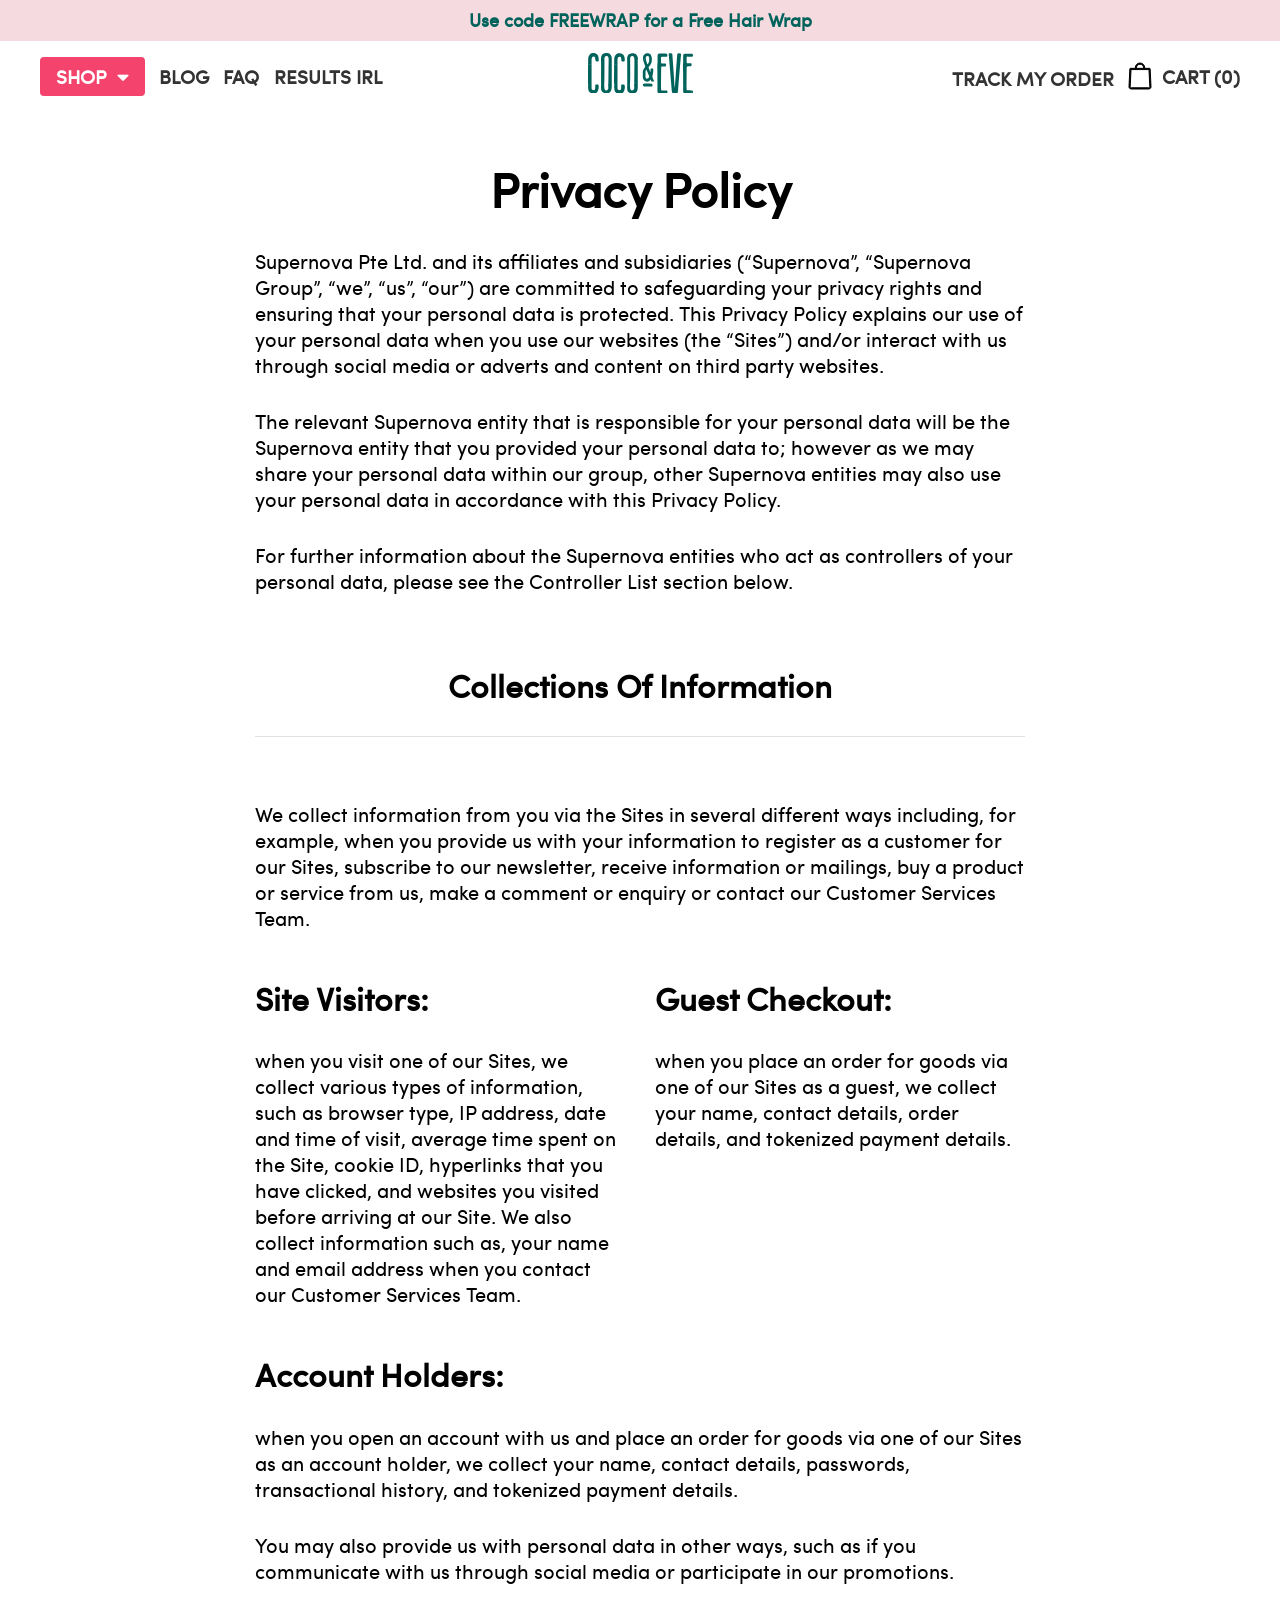
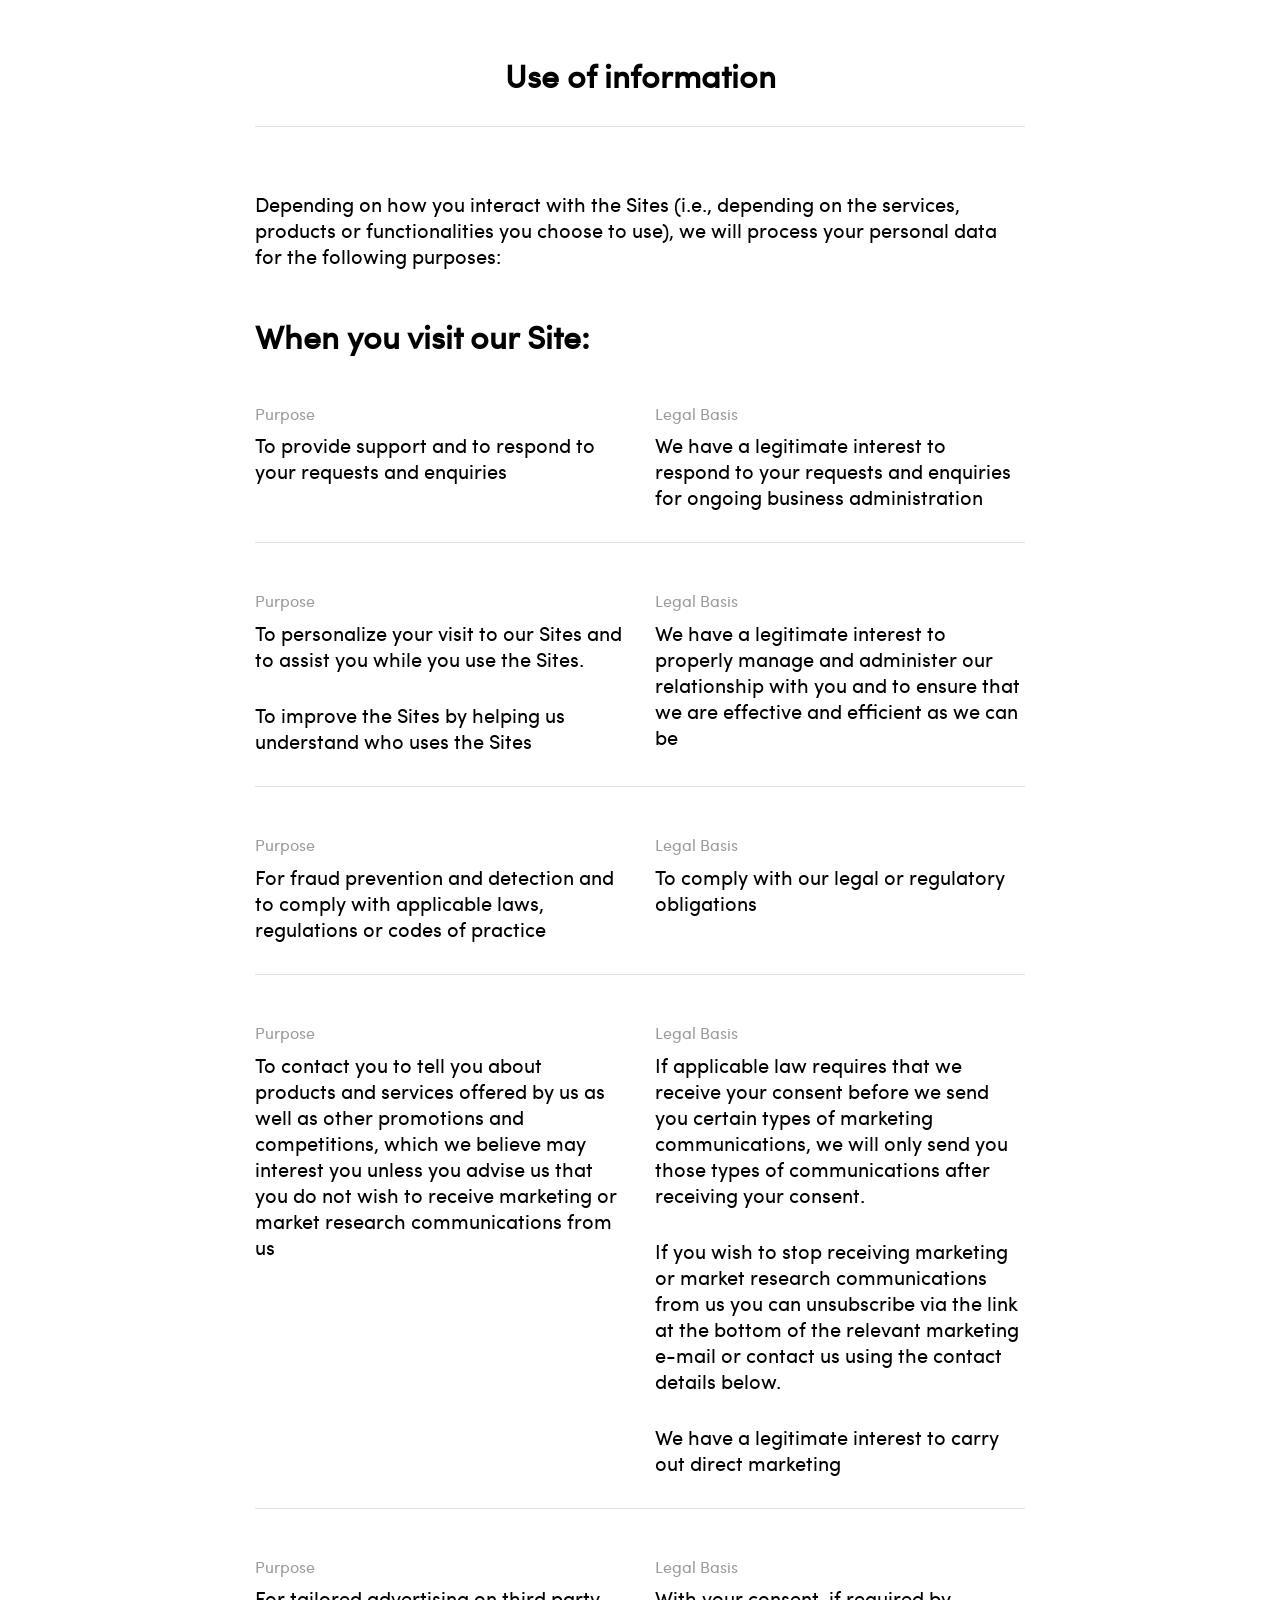
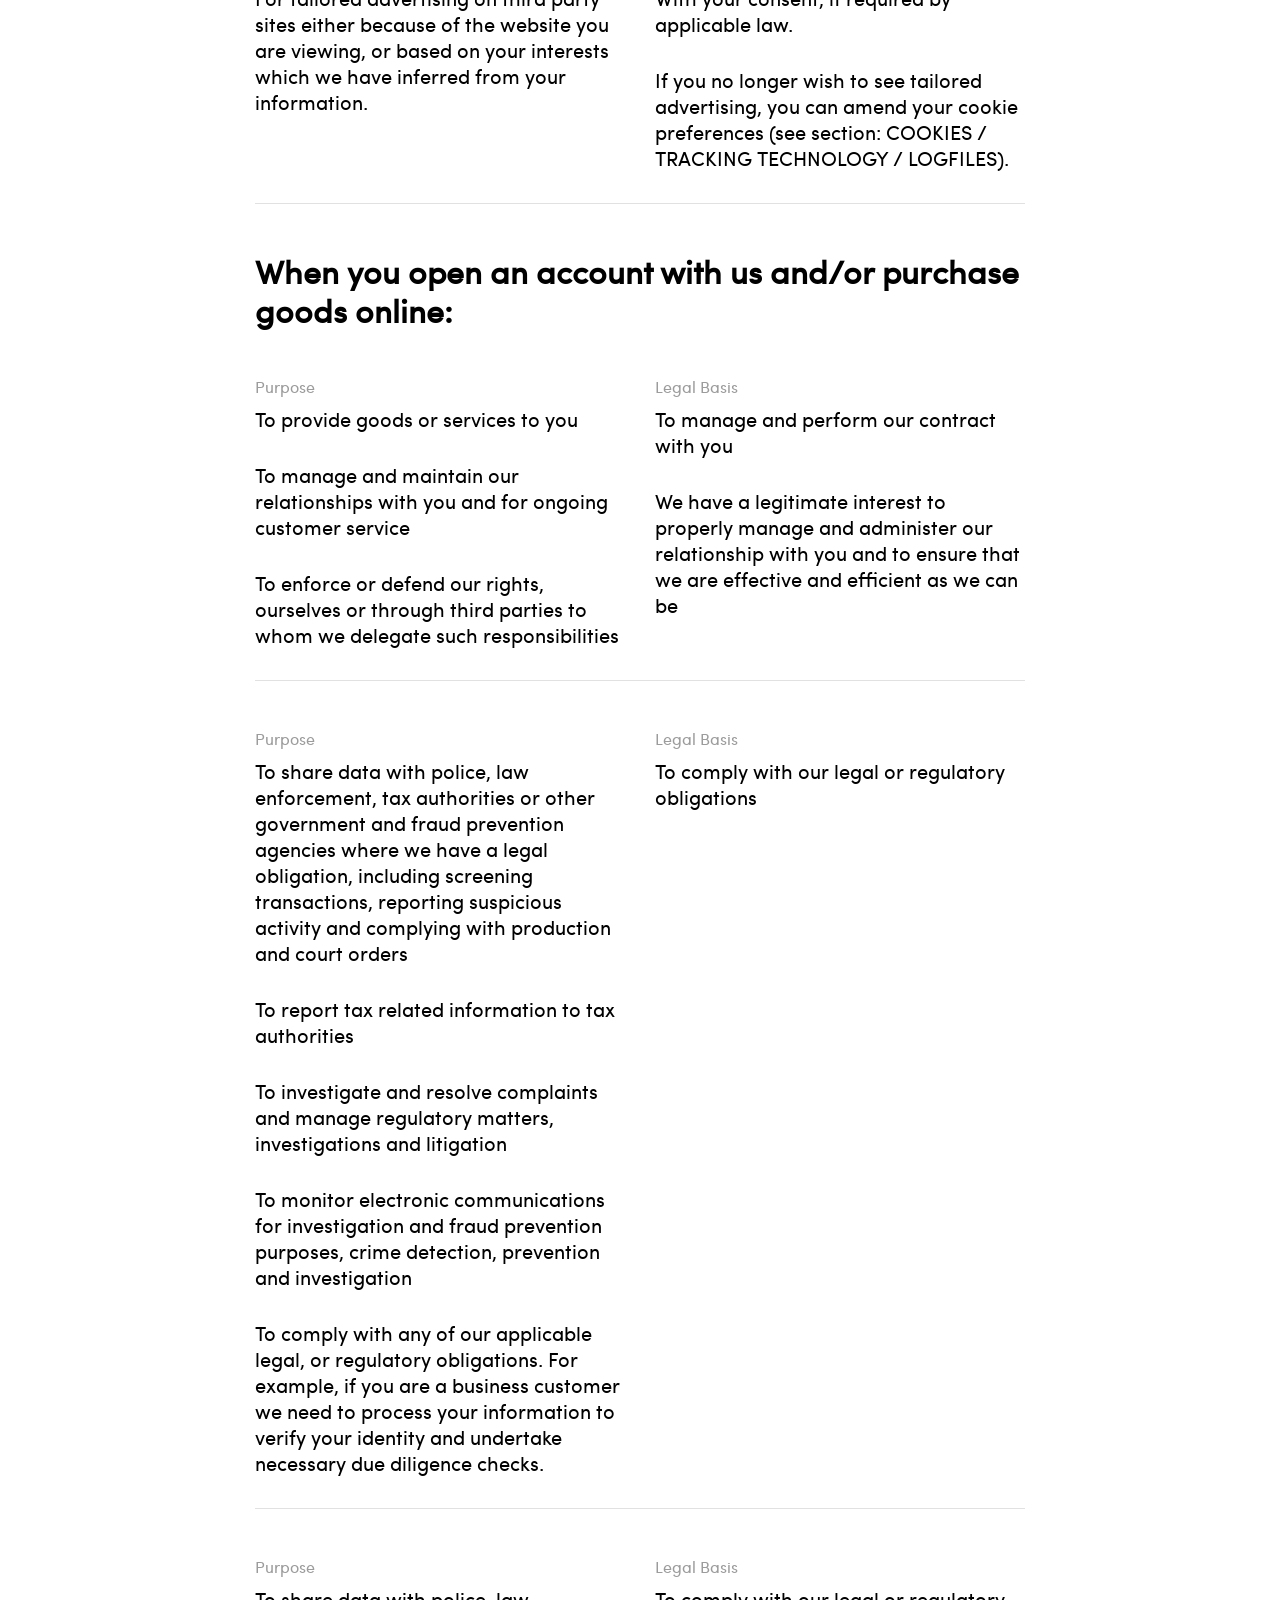
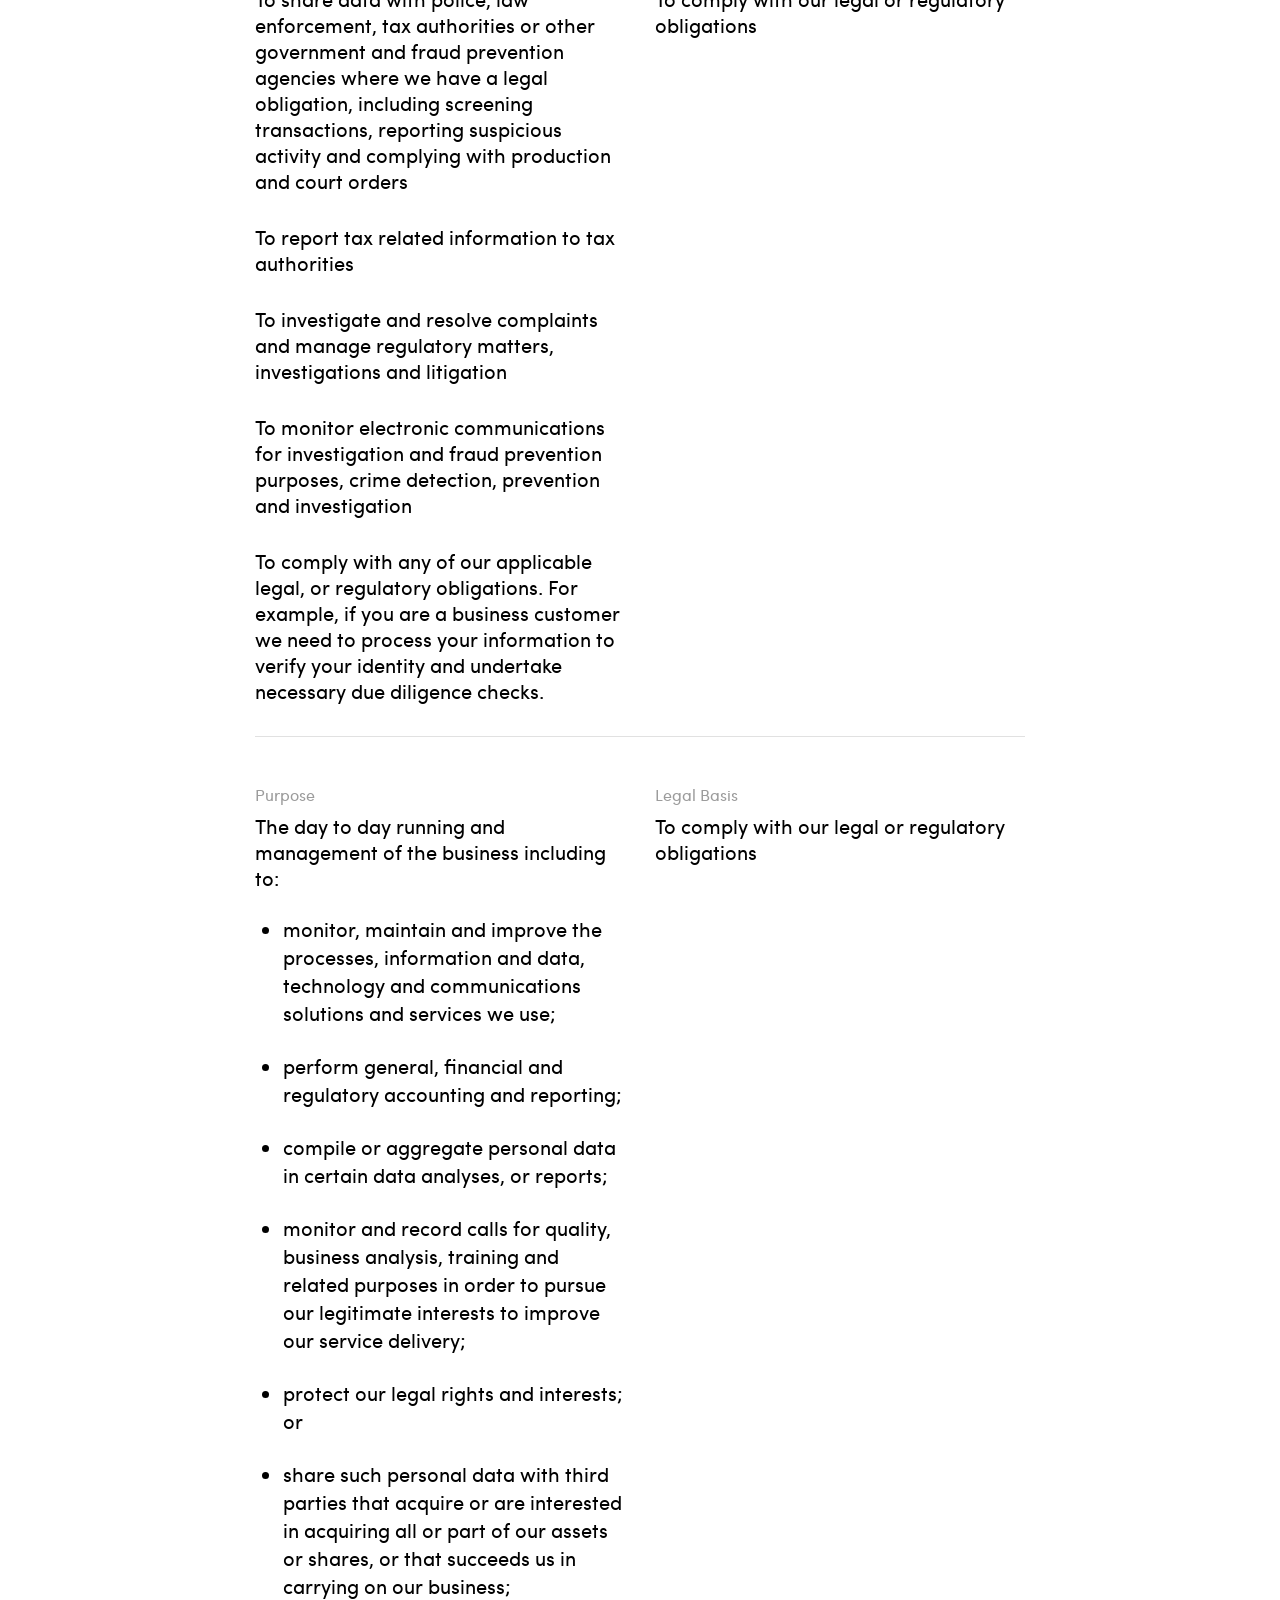
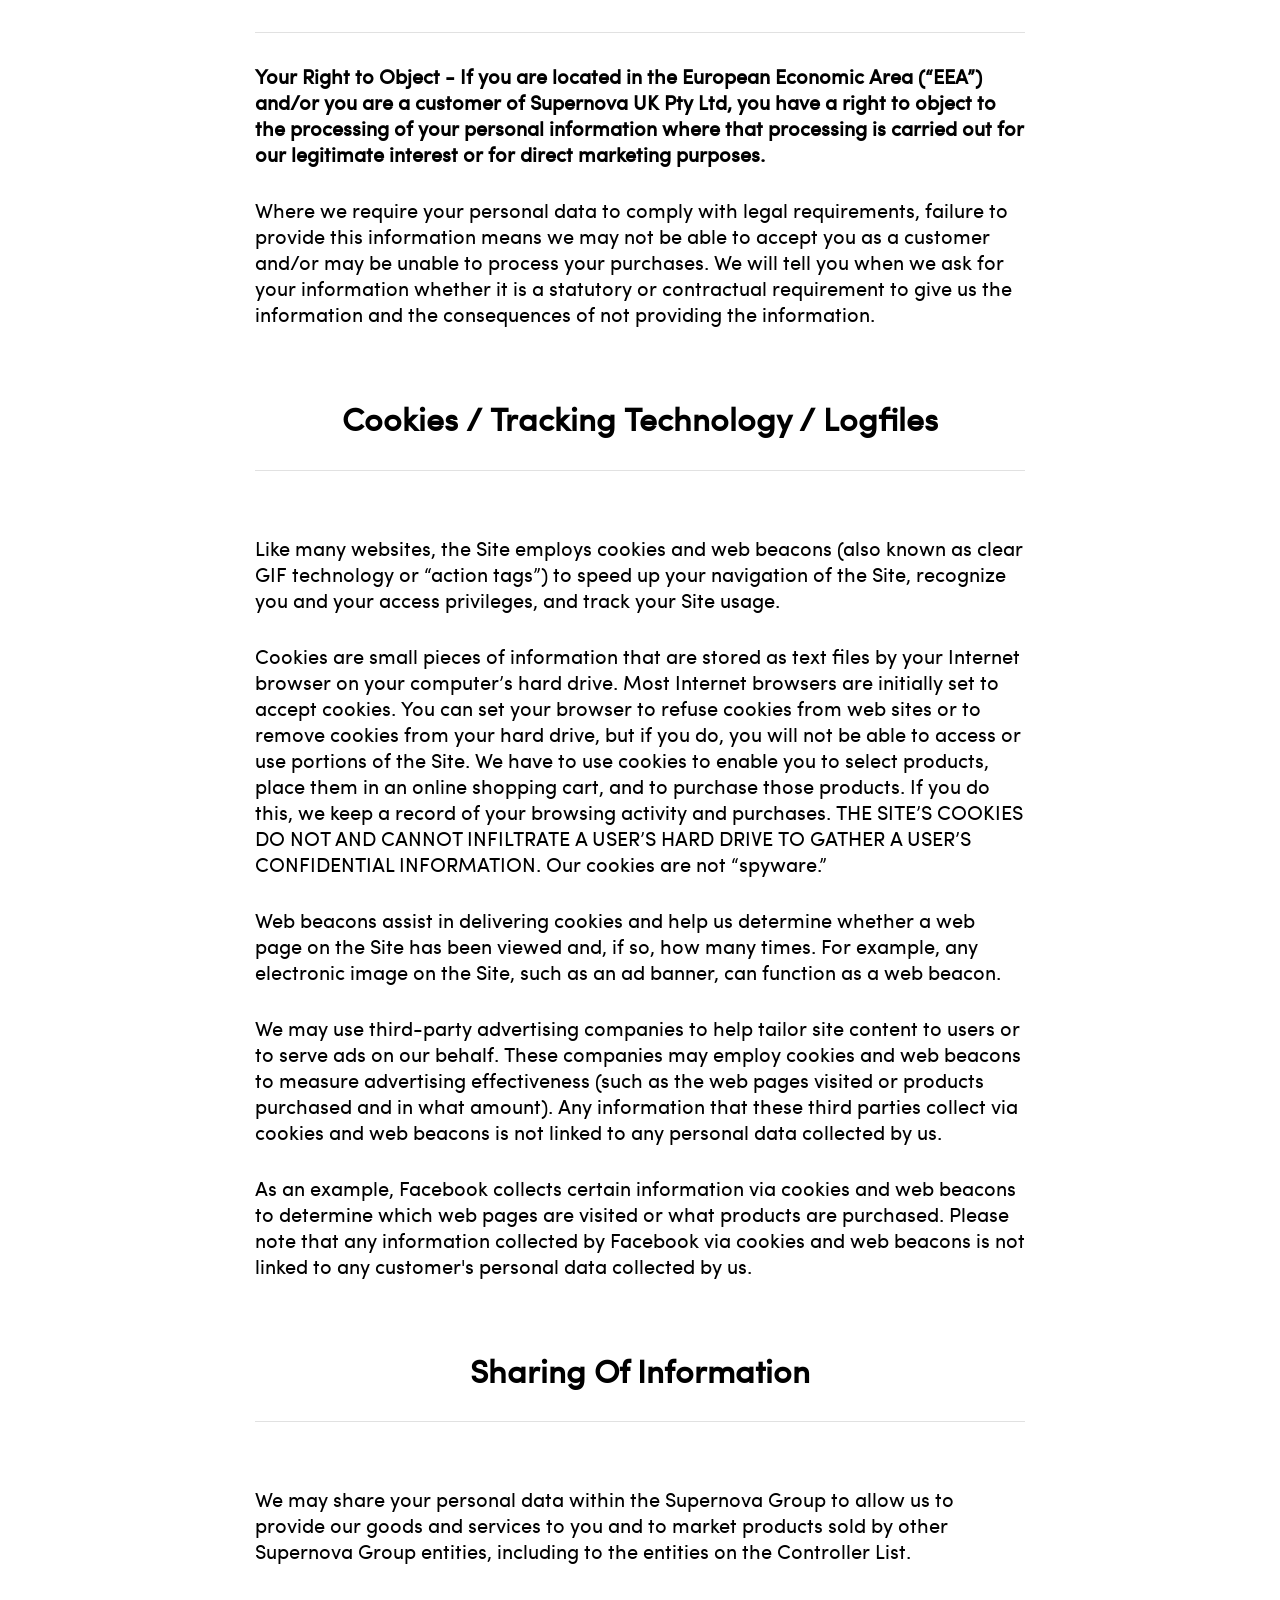
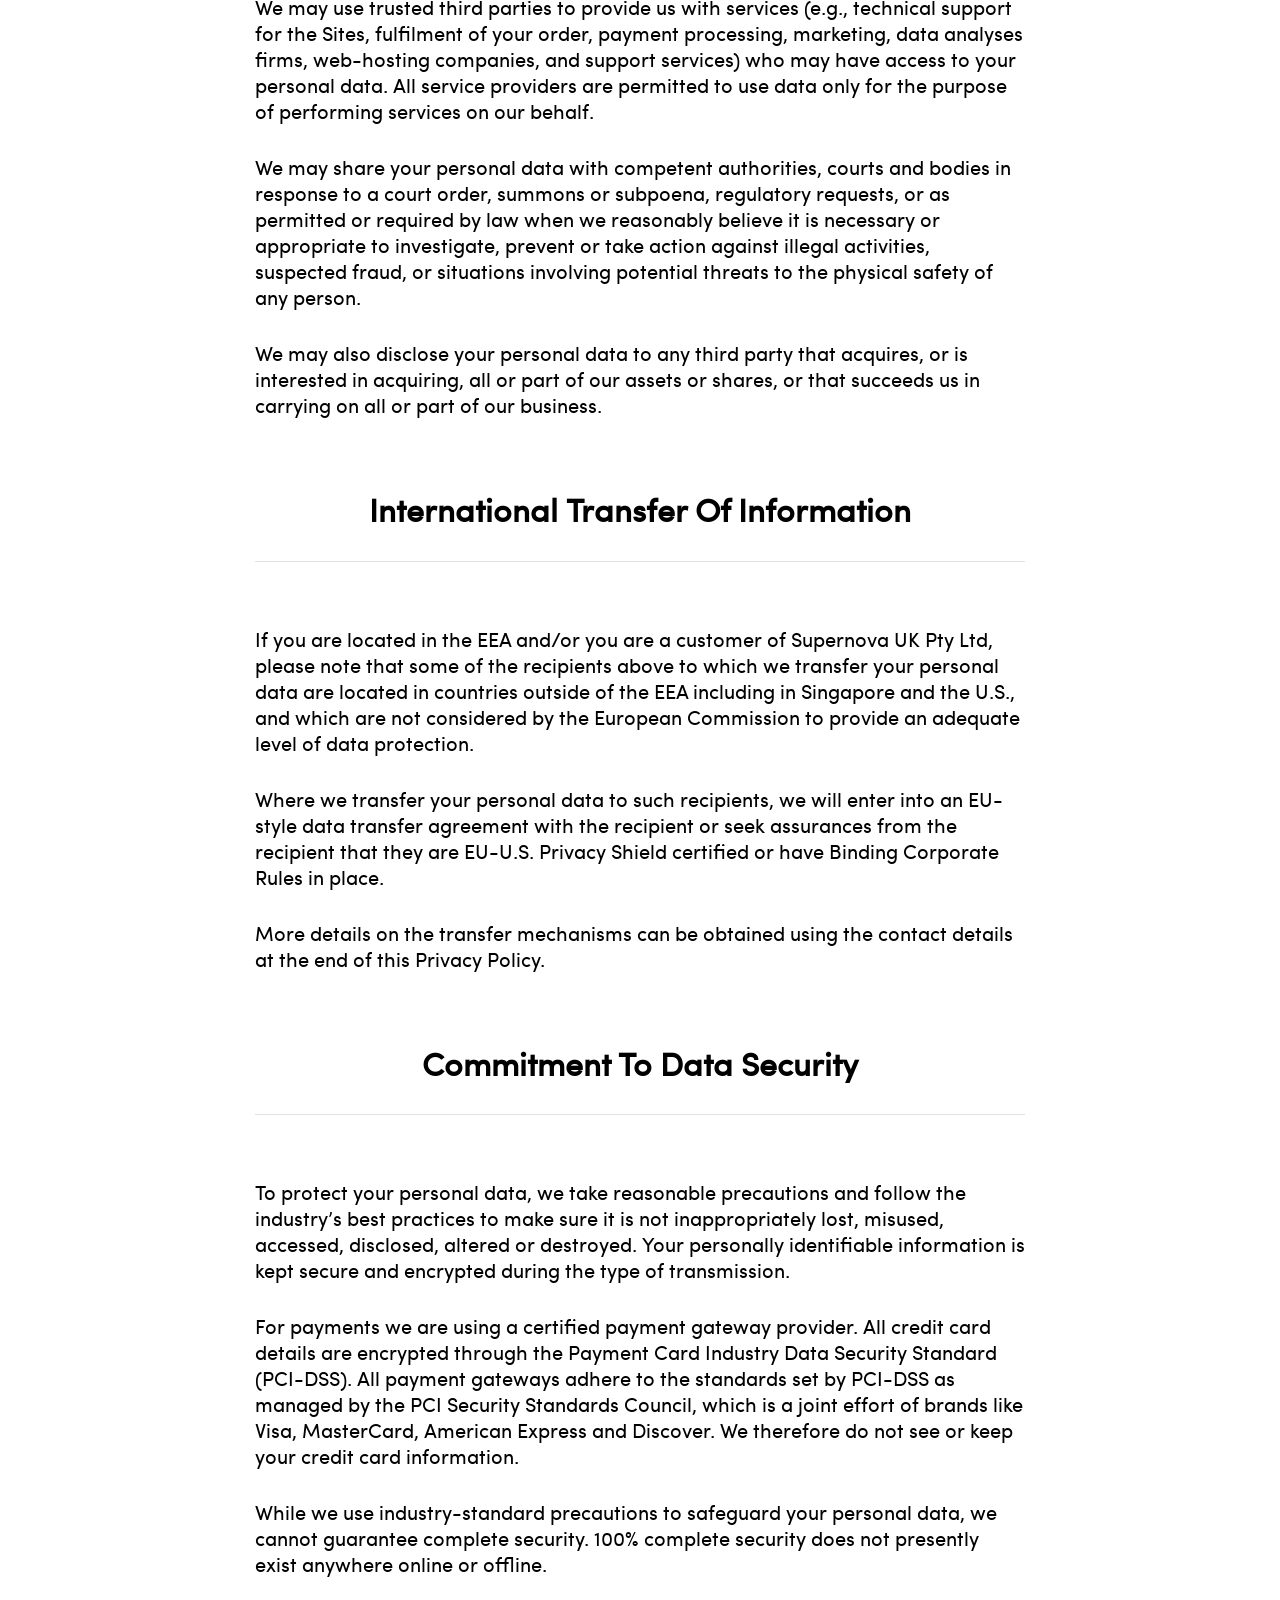
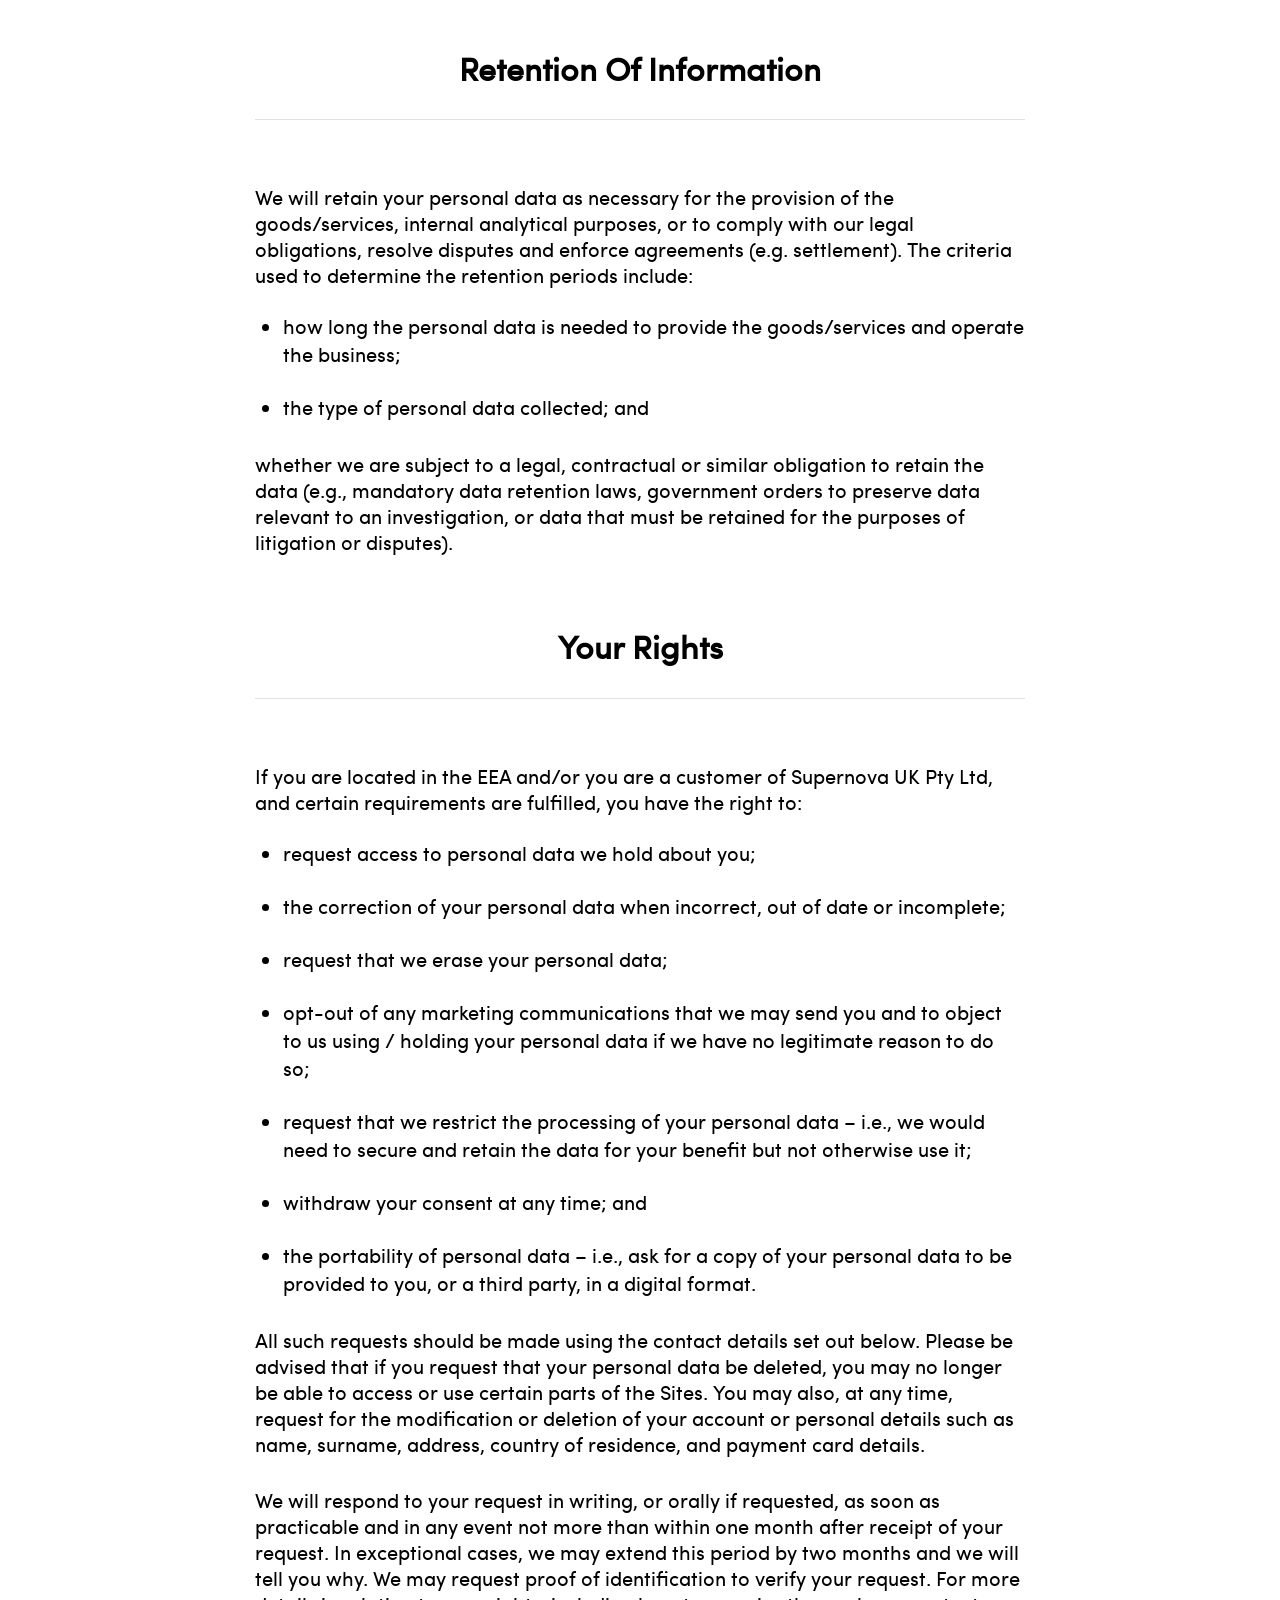
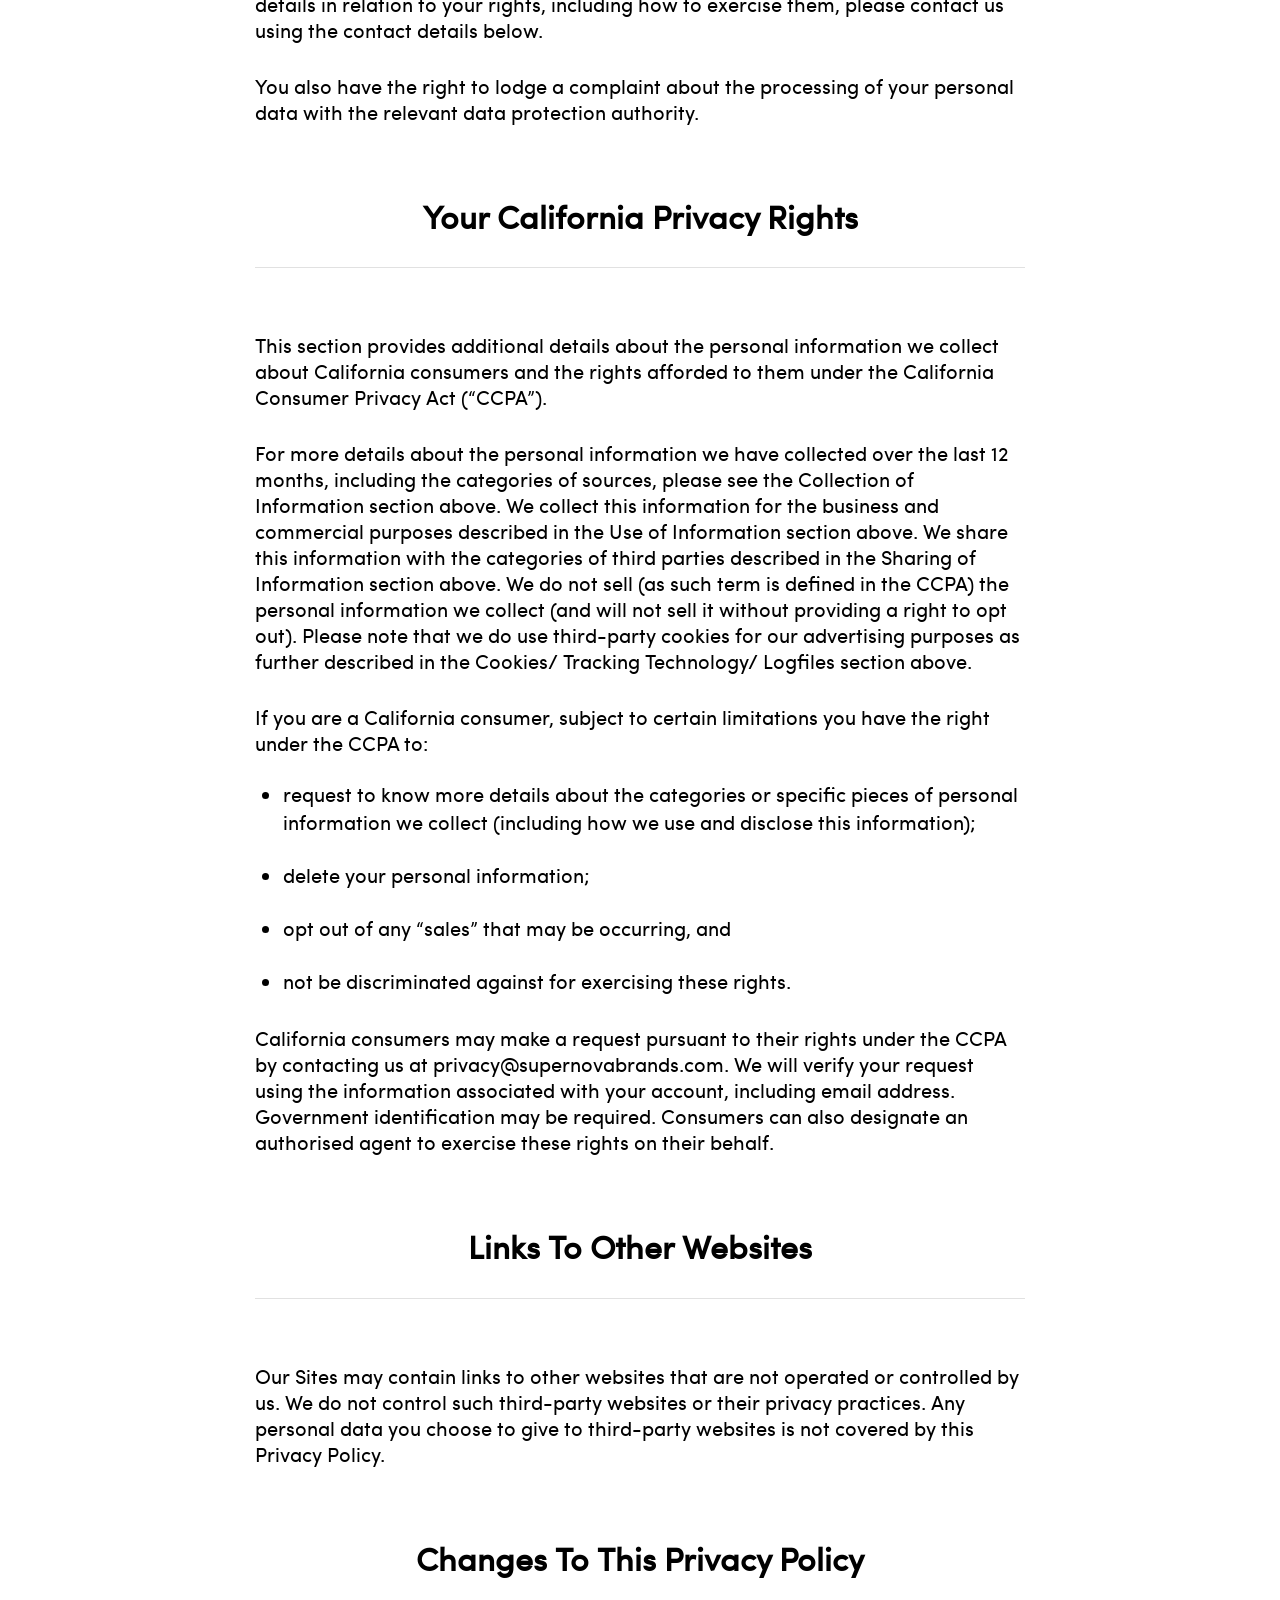
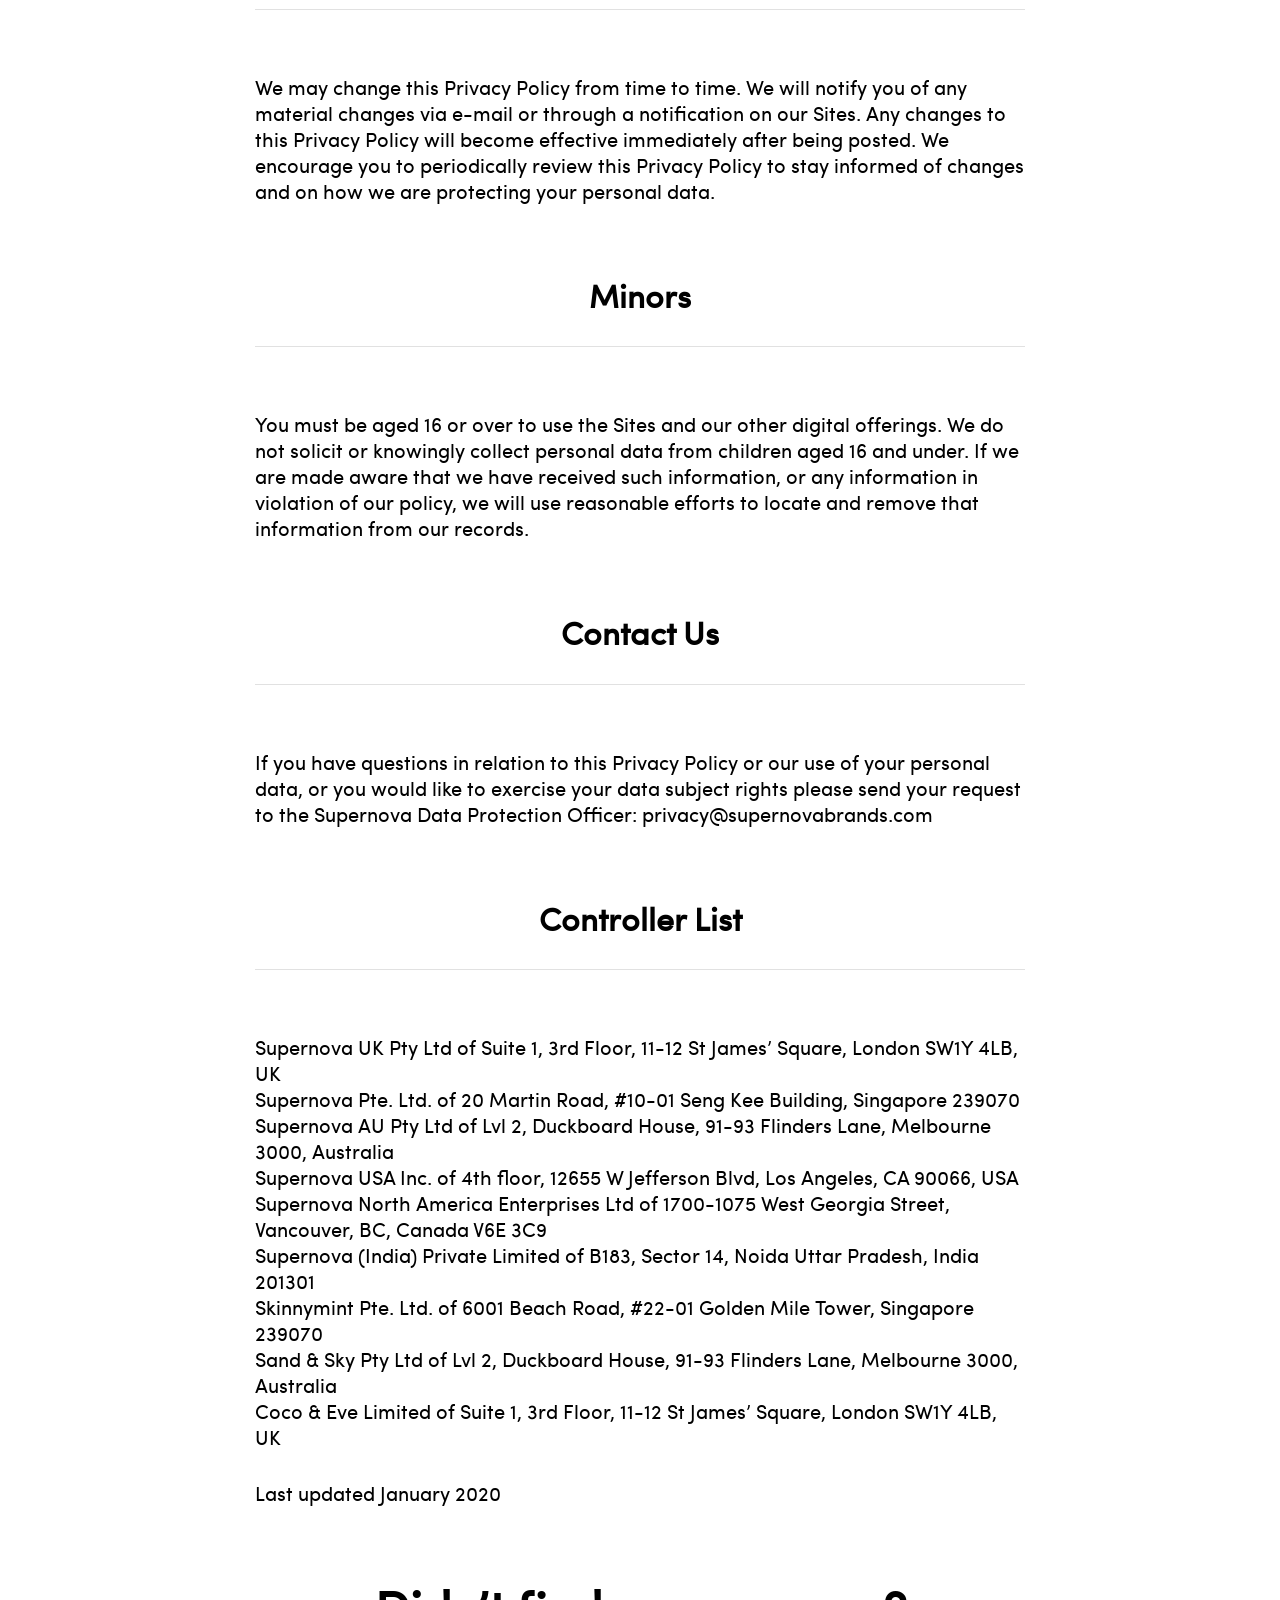
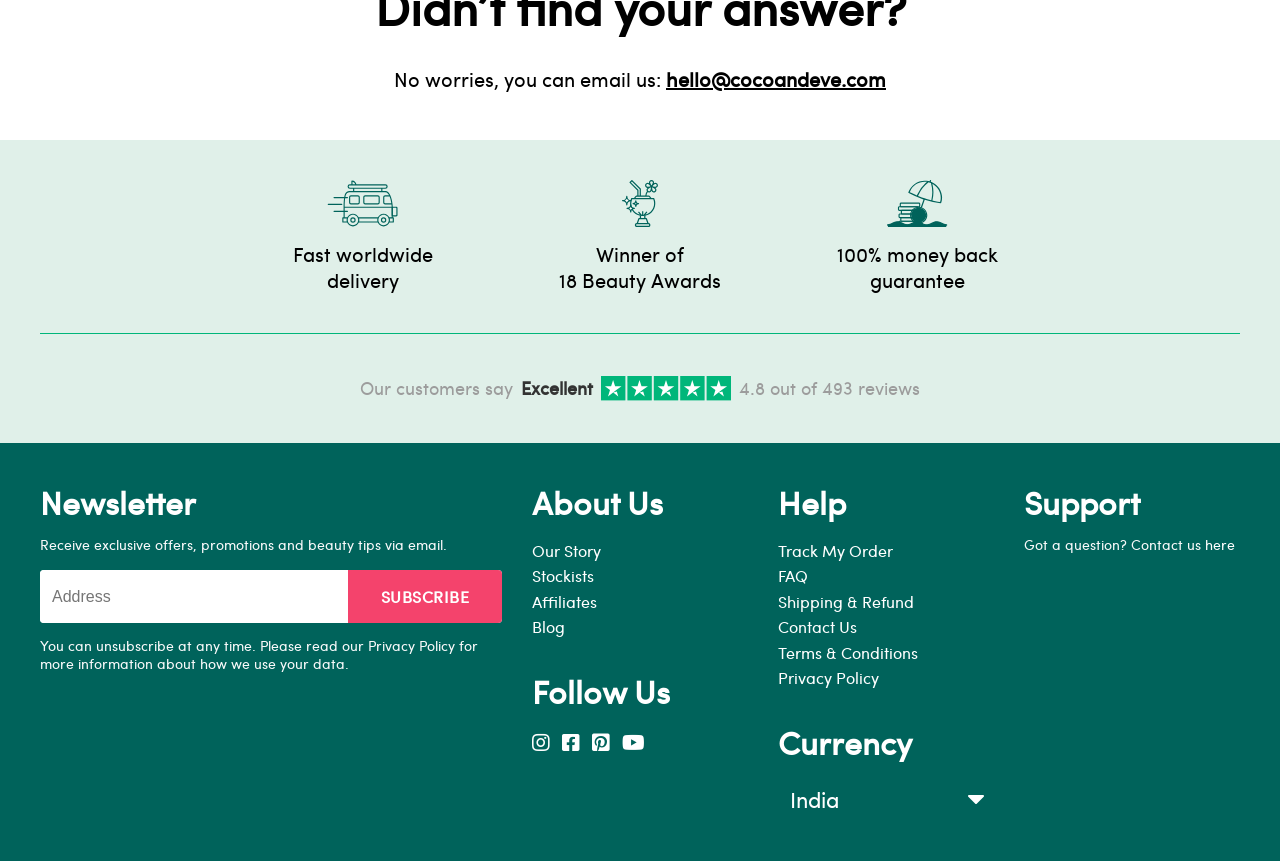
<file: privacy-policy.html>
<!DOCTYPE html>
<html lang="en">
  <head>
    <meta charset="utf-8" />
    <meta http-equiv="X-UA-Compatible" content="IE=edge" />
    <!-- <meta http-equiv="refresh" content="5; url=https://www.google.com/" />     -->
    <meta name="description" content="Coco & Eve" />
    <meta name="keywards" content="Coco & Eve" />
    <meta name="author" content="Codeclouds" />
    <meta
      name="viewport"
      content="width=device-width,initial-scale=1.0,maximum-scale=1.0,user-scalable=no"
    />
    <title>Award Winning Bali Beauty Products - Natural &amp; Effective
      &VerticalLine; Coco & Eve</title>

    <!--css file-->
    <!-- <link rel="stylesheet" href="css/aos.css" />   // use scss files -->
    <link rel="stylesheet" href="css/slick.css" />
    <link rel="stylesheet" href="css/slick-theme.css" />
    <link rel="stylesheet" href="./css/style.css" />
     <link rel="stylesheet" href="./css/custom.css" />

    <link rel="shortcut icon" href="./images/favicon.ico" type="image/x-icon" />
  </head>
  <body>
    <!--preloader start-->
    <div id="preloader"><div id="loader"></div></div>

    
    <!--top-header section-->
    <section class="top_header bg-primary-light">
      <div class="container">
        <p><a href="#">Use code FREEWRAP for a Free Hair Wrap</a></p>
      </div>
    </section>


    <!--header section-->
    <header class="header smart-scroll">
      <div class="container header_wrap">

        <!-- menu box left -->
        <div class="header_menu_left">
          <div class="open-nav-menu">
            <span></span>
          </div>         
          <div class="menu-overlay">
            <div class="close-nav-menu">
              <i class="fas fa-times"></i>
            </div>
          </div>
          <!-- navigation menu start -->
          <nav class="nav-menu">
            
            <!--menu mob-->
            <ul class="menu menu-mob">
              <li class="menu-item">
                <a href="#">
                  <button type="button" class="btn btn-primary btn-sm w-100" tabindex="0">Shop All</button>
                </a>
              </li>
              <li class="menu-item menu-item-has-children">
                <a href="#" data-toggle="sub-menu" class="list_menu">
                  <img src="images/megamenu-hair-scrub.jpg" alt="megamenu-hair-scrub" class="sub-menu-img">
                  <span class="right">
                    <span style="color: #00635b;"><small>Haircare</small><br> Like a Virgin</span> <i class="fas fa-angle-down"></i>
                  </span>
                </a>
                <ul class="sub-menu">
                  <li class="menu-item"><a href="#">Nourishing Hair Masque</a></li>
                  <li class="menu-item"><a href="#">Deep Clean Scalp Scrub</a></li>
                  <li class="menu-item"><a href="#">Healthy Hair Bundle</a></li>
                  <li class="menu-item"><a href="#">That's A Wrap Bundle</a></li>
                  <li class="menu-item"><a href="#">Hair Heroes Gift Set</a></li>
                  <li class="menu-item"><a href="#">Hair Kits &amp; Gifts</a></li> 
                  <li class="menu-item"><a href="#"><b>Shop all Hair</b></a></li> 
                </ul>
              </li>
              <li class="menu-item menu-item-has-children">
                <a href="#" data-toggle="sub-menu" class="list_menu">
                  <img src="images/megamenu-tan.jpg" alt="megamenu-tan.jpg" class="sub-menu-img">
                  <span class="right">
                    <span style="color: #ae2573;"><small>Self Tanner</small><br> Sunny Honey</span> <i class="fas fa-angle-down"></i>
                  </span>
                </a>
                <ul class="sub-menu">
                  <li class="menu-item"><a href="#">Bali Bronzing Bundle</a></li>
                      <li class="menu-item"><a href="#">Bali Bronzing Foam</a></li>
                      <li class="menu-item"><a href="#">Tanning Goddess Kit</a></li>
                      <li class="menu-item"><a href="#">Bronzing Face Drops</a></li>
                      <li class="menu-item"><a href="#">Deluxe Vegan Kabuki Brush</a></li>
                      <li class="menu-item"><a href="#">Velvet Tanning Mitt</a></li> 
                  <li class="menu-item"><a href="#"><b>Shop all Tan</b></a></li> 
                </ul>
              </li>    
              <li class="menu-item menu-item-has-children">
                <a href="#" data-toggle="sub-menu" class="list_menu">
                  <img src="images/Nav_Body.jpg" alt="Nav_Body" class="sub-menu-img">
                  <span class="right">
                    <span style="color: #213e7b;"><small>Bodycare</small><br> Glow Figure</span> <i class="fas fa-angle-down"></i>
                  </span>
                </a>
                <ul class="sub-menu">
                  <li class="menu-item"><a href="#">Bali Bod Bundle</a></li>
                  <li class="menu-item"><a href="#">Bali Buffing Sugar</a></li>
                  <li class="menu-item"><a href="#">Bounce Body Masque</a></li>
                  <li class="menu-item"><a href="#">Body Moisture Whip</a></li>
                  <li class="menu-item"><a href="#">Jelly Massage Mitt</a></li>
                  <li class="menu-item"><a href="#">Smooth-on Shell Scoop</a></li>
                  <li class="menu-item"><a href="#"><b>Shop all Hair</b></a></li> 
                </ul>
              </li>
              <li class="menu-item menu-item-has-children">
                <a href="#" data-toggle="sub-menu" class="list_menu">
                  <img src="images/Nav_ShopAll.jpg" alt="Nav_ShopAll" class="sub-menu-img">
                  <span class="right">
                    <span><small>Bundles</small><br> Value Kits</span> <i class="fas fa-angle-down"></i>
                  </span>
                </a>
                <ul class="sub-menu">
                  <li class="menu-item"><a href="#">Healthy Hair Bundle</a></li>
                  <li class="menu-item"><a href="#">That's A Wrap Bundle</a></li>
                  <li class="menu-item"><a href="#">Bali Bod Bundle</a></li>
                  <li class="menu-item"><a href="#">Taste of the Tropics Kit</a></li>
                  <li class="menu-item"><a href="#">Shop all Products</a></li>
                  <li class="menu-item"><a href="#">Shop all Kits & Gifts</a></li>
                  <li class="menu-item"><a href="#"><b>Shop all Hair</b></a></li> 
                </ul>
              </li>
              <li class="menu-item">
                <a href="#">Track My Order</a>
              </li>
              <li class="menu-item">
                <a href="blog.html">Blog</a>
              </li>
              <li class="menu-item">
                <a href="#">Faq</a>
              </li>
              <li class="menu-item">
                <a href="#">Results IRL</a>
              </li>
              <li class="menu-item menu-item-has-children">
                <a href="#" data-toggle="sub-menu"
                  >Info <i class="fas fa-angle-down"></i></a>
                <ul class="sub-menu">
                  <li class="menu-item">
                    <a href="#">Shipping & Refund</a>
                  </li>
                  <li class="menu-item">
                    <a href="terms-and-conditions.html">Terms & Conditions</a>
                  </li>               
                  <li class="menu-item">
                    <a href="privacy-policy.html">Privacy Policy</a>
                  </li> 
                  <li class="menu-item">
                    <a href="contact-us.html">Contact Us</a>
                  </li>
                </ul>
              </li>  
              <li class="menu-item menu-item-has-children">
                <a href="#" data-toggle="sub-menu"
                  >ROW (USD) <i class="fas fa-angle-down"></i></a>
                <ul class="sub-menu">
                  <li class="menu-item">
                    <a href="#">United Kingdom (GBP)</a>
                  </li>
                  <li class="menu-item">
                    <a href="#">USA (USD)</a>
                  </li>               
                  <li class="menu-item">
                    <a href="#">Canada (CAD)</a>
                  </li> 
                  <li class="menu-item">
                    <a href="#">Australia (AUD)</a>
                  </li> 
                  <li class="menu-item">
                    <a href="#">Europe (EUR)</a>
                  </li> 
                  <li class="menu-item">
                    <a href="#">Rest of the World (USD)</a>
                  </li> 
                </ul>
              </li>  
            </ul>

            <!--menu desktop-->
            <ul class="menu menu-desktop">
              <li class="menu-item menu-item-has-children">
                <a href="#" data-toggle="sub-menu"
                  >Shop <i class="fas fa-caret-down"></i></a>
                <ul class="sub-menu">
                  <div class="sub-menu_wrap">
                    <ul class="list list1">
                      <li class="menu-item"><a href="#">hair</a></li>
                      <li class="menu-item"><a href="#">Nourishing Hair Masque</a></li>
                      <li class="menu-item"><a href="#">Deep Clean Scalp Scrub</a></li>
                      <li class="menu-item"><a href="#">Healthy Hair Bundle</a></li>
                      <li class="menu-item"><a href="#">That's A Wrap Bundle</a></li>
                      <li class="menu-item"><a href="#">Hair Heroes Gift Set</a></li>
                      <li class="menu-item"><a href="#">Hair Kits &amp; Gifts</a></li>
                      <li class="menu-item"><a href="#"><img src="images/megamenu-hair-scrub.jpg" alt="megamenu-hair-scrub"></a></li>
                    </ul>
                    <ul class="list list2">
                      <li class="menu-item"><a href="#">Tan</a></li>
                      <li class="menu-item"><a href="#">Bali Bronzing Bundle</a></li>
                      <li class="menu-item"><a href="#">Bali Bronzing Foam</a></li>
                      <li class="menu-item"><a href="#">Tanning Goddess Kit</a></li>
                      <li class="menu-item"><a href="#">Bronzing Face Drops</a></li>
                      <li class="menu-item"><a href="#">Deluxe Vegan Kabuki Brush</a></li>
                      <li class="menu-item"><a href="#">Velvet Tanning Mitt</a></li>
                      <li class="menu-item"><a href="#"><img src="images/megamenu-tan.jpg" alt="megamenu-hair-scrub"></a></li>
                    </ul>                     
                    <ul class="list list3">
                      <li class="menu-item"><a href="#">Body</a></li>
                      <li class="menu-item"><a href="#">Bali Bod Bundle</a></li>
                      <li class="menu-item"><a href="#">Bali Buffing Sugar</a></li>
                      <li class="menu-item"><a href="#">Bounce Body Masque</a></li>
                      <li class="menu-item"><a href="#">Body Moisture Whip</a></li>
                      <li class="menu-item"><a href="#">Jelly Massage Mitt</a></li>
                      <li class="menu-item"><a href="#">Smooth-on Shell Scoop</a></li>
                      <li class="menu-item"><a href="#"><img src="images/Nav_Body.jpg" alt="megamenu-hair-scrub"></a></li>
                    </ul>
                    <ul class="list list4">
                      <li class="menu-item"><a href="#">Bundles</a></li>
                      <li class="menu-item"><a href="#">Healthy Hair Bundle</a></li>
                      <li class="menu-item"><a href="#">That's A Wrap Bundle</a></li>
                      <li class="menu-item"><a href="#">Bali Bod Bundle</a></li>
                      <li class="menu-item"><a href="#">Taste of the Tropics Kit</a></li>
                      <li class="menu-item"><a href="#">Shop all Products</a></li>
                      <li class="menu-item"><a href="#">Shop all Kits & Gifts</a></li>
                      <li class="menu-item"><a href="#"><img src="images/Nav_ShopAll.jpg" alt="megamenu-hair-scrub"></a></li>
                    </ul>
                  </div>                  
                </ul>
              </li>      
              <li class="menu-item">
                <a href="blog.html">Blog</a>
              </li>
              <li class="menu-item">
                <a href="#">Faq</a>
              </li>
              <li class="menu-item">
                <a href="#">Results IRL</a>
              </li>
            </ul>

          </nav>
          <!-- navigation menu end -->
        </div>

        <!--logo box-->
        <div class="logo">
          <a href="index.html">
            <svg xmlns="http://www.w3.org/2000/svg" enable-background="new 0 0 100.4 38.8" viewBox="0 0 100.4 38.8"><g fill="#00635b"><path clip-rule="evenodd" d="m60.2 29.3c-1.2 0-2.3 0-3.5-.1-.5 0-3.8-.4-4.2.7-.1.3-.1.5 0 .8.1.9.5 1.3 1.3 1.3h2.9 3.7c1 0 1.3-.4 1.3-1.4-.1-1-.3-1.3-1.5-1.3zm-4.8.7c-.1.1-.2 0-.3-.1.1-.1.2-.2.3-.1z" fill-rule="evenodd"></path><path d="m63 26.6c-.6-1.3-1.1-2.6-1.5-3.9v-.3l.2-.5c.1-.2.1-.3.1-.5.1-.7.2-1.3.3-2 0-.2 0-.4.1-.6 0-.2.1-.5.1-.7.1-.4.1-.8.1-1.3v-.8c0-.1 0-.3 0-.4v-.1c0-.2-.1-.4-.2-.5-.2-.1-.5-.1-.8-.1h-.8c-.2 0-.4 0-.6.1s-.2.4-.2.4v.2.4.8c0 .5 0 .9-.1 1.4 0 0-.1-.1-.2-.3-.4-.8-.9-2-1.5-3.7-.1-.2-.1-.4-.1-.6 0 0 0-.1.3-.5 1.9-2.1 2.8-4.1 2.8-5.8l.1-1.1-.1-1.3c0-.6-.1-1.3-.4-1.9-.1-.5-.3-1-.6-1.4-.8-1-2-1.5-3.2-1.4-1.2-.1-2.4.5-3.2 1.5-.7.9-1.1 2-1 3.2v.4c-.1.3-.1.6 0 .9.5 2.1 1.2 4.1 2 6v.1c.1.2.1.5.1.8 0 .2-.1.4-.2.5-1.4 1.7-2.1 3.2-2.1 4.5v4.8c0 1.2.4 2.3 1.1 3.2.8.8 1.9 1.3 3 1.3s2.2-.5 2.9-1.3c.1-.1.2-.2.2-.3l.1-.2.1-.1h.1l.1.1v.1l.1.2.1.2c0 .1 0 .2.1.3 0 .1.1.2.1.3.1.3.4.5.9.5h1.5c.4 0 .5-.3.5-.4zm-8.8-19.9-.2.1c-.1-.1-.3-.1-.4-.2v-.2l.2-.1c.1 0 .3.1.4.1zm1.5-3.3c.5-.6 1.5-.7 2.1-.2l.2.1c.3.4.5.9.5 1.4v2.7c-.1 1-.4 2-1.1 2.8-.3.4-.4.5-.5.5s-.2 0-.3-.3c-.7-1.8-1.2-3.7-1.4-5.6 0-.6.2-1.1.5-1.4zm2.5 20.1c-.4.6-1.1 1.1-1.8 1.1-.4 0-.8-.1-1.1-.4-.3-.5-.4-1-.3-1.6v-4.6c0-.6.2-1.2.6-1.7.2-.3.3-.3.3-.3s.1 0 .2.4l2.3 5.5c.1.2.1.5.1.7 0 .3-.1.6-.3.9z"></path><path clip-rule="evenodd" d="m70.8 38.7c-1 0-2 0-3 0-.8 0-1.2-.4-1.3-1.3-.1-.7-.1-1.4-.1-2.1.1-1.7 0-19.2-.1-20.9-.1-1.9 0-3.7.2-5.6.1-.9 0-1.7 0-2.6 0-1.5 0-3 .1-4.4 0-.6.5-1.1 1.1-1.1.5-.1 1-.2 1.5-.2h4.4c.5 0 .9.1 1.4.1.4 0 .8.4.8.8.1.4.1.8.1 1.2 0 .5-.3.8-.8.9-.5 0-1 0-1.6 0-.9 0-1.7 0-2.6 0-.5-.1-1 .3-1.1.8v.2c0 .6-.1 1.2 0 1.8 0 .9 0 1.8.1 2.7 0 .8.2 1 1 1h2.9c.5 0 .9.4.9.9v.2c-.1.4-.1.8-.2 1.1 0 .3-.3.6-.6.6-.5 0-1.1.1-1.6.1s-1 0-1.5.1c-.6.1-.8.3-.8.9 0 1.1-.1 18.1-.1 19.2v1.7c0 .5.4 1 .9 1h.2c1.2 0 2.3.1 3.5.1s1.4.2 1.5 1.4c0 1-.3 1.4-1.3 1.4-1.4.1-2.7 0-3.9 0zm1.3-27.2-.2.1.1.4.2-.1z" fill-rule="evenodd"></path><path d="m85.1 36.4.2.1.2-.3-.2-.1z"></path><path d="m88.2.5c-.2 0-.4 0-.6-.1-.9-.2-2 .1-2.2.8-.2 1-2.2 31.8-2.3 32.1 0 .1 0 .3-.1.3s0-.7-.1-1c-.1-.6-2-30.3-2.3-31.6-.1-.5-.8-.7-1.4-.8-.2 0-.4 0-.6 0s-.5 0-.7 0c-.5.1-.7.2-.7.6 0 .5 0 1.1.1 1.6.2 1.2 2.7 33 3.1 35.2.1.6.4.7 1.1.8.4 0 .8.1 1.2.1.6 0 1.3.1 1.9 0 .5 0 1-.2 1.2-.7.2-.7.4-1.3.4-2 0-1.6 2.7-34 2.8-34.7.1-.3-.3-.6-.8-.6z"></path><path d="m79.4 3.2c.1-.1.2-.2.3-.1v.1c-.1.2-.2.1-.3 0z"></path><path d="m95.4 3.5h2.6 1.6c.5 0 .8-.4.8-.8 0-.4 0-.8-.1-1.2 0-.4-.4-.8-.8-.8-.5-.1-.9-.1-1.4-.1-1.5 0-2.9 0-4.4 0-.5 0-1 .1-1.5.2-.6.1-1 .5-1.1 1.1-.1 1.3-.1 2.8-.1 4.2 0 .9.1 1.7 0 2.6-.2 1.9-.2 3.7-.2 5.6.2 1.7.3 19.3.2 20.9 0 .7 0 1.4.1 2.1.1.9.5 1.3 1.3 1.3h3 3.7c1 0 1.4-.4 1.3-1.4 0-1.2-.3-1.4-1.5-1.4s-2.3 0-3.5-.1c-.5.1-1-.3-1.1-.9v-.2c0-.6-.1-1.1 0-1.7 0-1.1.1-18.1.1-19.2 0-.6.2-.8.8-.9.5 0 1 0 1.5-.1.5 0 1.1 0 1.6-.1.3 0 .6-.2.6-.6.1-.4.1-.8.2-1.1.1-.5-.2-1-.6-1.1h-.2c-1 0-1.9 0-2.9 0-.8 0-1-.3-1-1 0-.9 0-1.8-.1-2.7 0-.6 0-1.2 0-1.8 0-.5.4-1 .9-1zm-2.6-1.1-.2-.1.2-.1.2.1zm5.5 34.8.2-.1c.1 0 .3.1.4.1v.3l-.2.1c-.2-.1-.3-.1-.4-.2zm-.4.4.2.1-.2.1-.2-.1z"></path><path clip-rule="evenodd" d="m22.7 11.4c0-2.1 0-4.3 0-6.4 0-1.1-.3-2.2-1-3.1-.9-1.5-2.7-2.2-4.4-1.8-.4.1-.7.1-1.1.1-1.1 0-2.2.6-2.8 1.5-.7 1.1-1 2.4-1 3.7s.1 2.6.1 3.9v21.6.6c-.1 1-.1 2 0 2.9.1 1.3.7 2.5 1.8 3.2 1.3.9 2.8 1.2 4.3.9 1.6-.2 2.9-1.2 3.5-2.7.4-.9.6-2 .6-3 0-1.8 0-19.5 0-21.4zm-3.2 16.3c-.2.9-.3 1.8-.2 2.8 0 1 .1 2 .1 3 .1.8-.3 1.6-.9 2-.1.1-.2.1-.3.2-.9.3-2-.1-2.3-1.1-.1-.4-.2-.8-.2-1.2-.1-.9-.2-1.8-.2-2.7 0-.2 0-.4 0-.5.3-1.3.2-18.6.2-20 0-.8 0-1.7 0-2.5 0-.9 0-1.8 0-2.6 0-.7.3-1.4.9-1.9.2-.2.5-.3.8-.4 1-.2 1.9.4 2.1 1.4.1.5.2 1 .2 1.5v2.2 3.3c-.1.2-.1 16.3-.2 16.5zm.4 1.5c-.1-.1-.2-.2-.2-.4 0-.1.1-.2.2-.4h.1c.1.1.3.3.2.4s-.1.3-.3.4z" fill-rule="evenodd"></path><path clip-rule="evenodd" d="m47.6 11.4v21.6c0 1-.2 2-.5 3-.6 1.5-1.9 2.5-3.5 2.7-1.5.3-3.1 0-4.3-.9-1.1-.7-1.8-1.9-1.8-3.2-.1-1-.1-2 0-2.9 0-.2 0-.4 0-.6 0-1.9 0-19.7 0-21.6 0-1.3 0-2.6-.1-3.9s.3-2.6 1-3.6c.6-.9 1.7-1.5 2.8-1.6.4 0 .7-.1 1.1-.1 1.7-.4 3.5.3 4.4 1.8.6.9 1 2 1 3.1-.2 1.9-.2 4-.1 6.2zm-3.2-3.5c0-.7 0-1.5-.1-2.2 0-.5-.1-1-.2-1.5-.2-1-1.2-1.6-2.1-1.4-.3.1-.6.2-.8.4-.6.5-.9 1.2-.9 1.9v4.4.7c.1 1.4.2 18.6-.2 20v.5c.1.9.1 1.8.2 2.7 0 .4.1.8.2 1.2.5.9 1.5 1.4 2.5 1.1.1 0 .2-.1.3-.2.7-.5 1-1.2.9-2 0-1-.1-2.1-.1-3.1-.1-.9 0-1.8.2-2.7.1-.2.1-16.3.1-16.5 0-1.1 0-2.2 0-3.3zm.4 20.6h-.1c-.1.1-.1.2-.1.4s0 .4.2.3.3-.2.3-.3c0-.2-.2-.3-.3-.4z" fill-rule="evenodd"></path><path clip-rule="evenodd" d="m34.1 30.1c-.4-.1-.8-.1-1.2 0-.9.1-1.2.4-1.2 1.3v2.2c0 .5-.1 1.1-.5 1.5-.4.5-1.1.6-1.6.4-.7-.2-1.2-.7-1.3-1.4-.1-.4-.1-.8-.1-1.2 0-2.6 0-21.2 0-23.8 0-.8 0-1.6 0-2.4s.1-1.5.4-2.2l.1-.2c.4-.8 1.4-1 2.2-.6.4.3.7.8.8 1.3.1.8.2 1.6.3 2.4 0 .4.3.6.7.7s.8.1 1.3.1h.2c.6 0 1-.6.9-1.1.1-1 0-2-.2-3-.2-1.2-.9-2.3-1.9-3-.7-.5-1.5-.8-2.4-.8-1.5-.2-2.9.3-4 1.3-1 1.1-1.5 2.5-1.5 3.9-.1 2.3-.1 20.6-.1 22.9 0 .5 0 1 .1 1.5s.1 1.1 0 1.6c-.1.4-.2.8-.1 1.3.1.8.2 1.7.3 2.5.2 1.3 1 2.4 2.1 3 1.3.7 2.7.9 4.1.5 1.3-.2 2.4-1 2.9-2.2.8-1.8 1-3.7.7-5.6-.2-.6-.6-.9-1-.9zm-7.4-18.8c-.3 0-.4-.2-.3-.6.4 0 .6.1.6.4-.1.1-.2.2-.3.2z" fill-rule="evenodd"></path><path clip-rule="evenodd" d="m9.3 30.1c-.4-.1-.8-.1-1.2 0-.9.1-1.2.4-1.2 1.3v2.2c0 .5-.1 1.1-.5 1.5-.4.5-1.1.6-1.6.4-.7-.2-1.2-.7-1.3-1.4-.1-.4-.1-.8-.1-1.2 0-2.6 0-21.2 0-23.8 0-.4 0-.8 0-1.2s0-.8 0-1.2c0-.8.1-1.5.4-2.2 0-.1.1-.2.1-.3.5-.7 1.4-1 2.2-.5.4.3.7.8.7 1.3.2.7.3 1.5.4 2.2 0 .4.3.6.7.7s.8.2 1.2.2h.2c.6 0 1-.6.9-1.1.1-1 0-2-.2-3-.2-1.2-.9-2.3-1.9-3-.7-.5-1.5-.8-2.4-.9-1.5-.2-2.9.3-4 1.3-1 1.1-1.5 2.5-1.5 3.9-.2 2.4-.1 20.6-.2 23 0 .5 0 1 .1 1.5s.1 1.1 0 1.6c-.1.4-.1.8-.1 1.2.1.8.2 1.7.3 2.5.2 1.3 1 2.4 2.1 3 1.3.7 2.7.9 4.1.5 1.3-.2 2.4-1 2.9-2.2.8-1.8 1-3.7.7-5.6 0-.4-.4-.7-.8-.7zm-7.4-18.8c-.3 0-.4-.2-.3-.6.4 0 .6.1.6.4-.1.1-.2.2-.3.2z" fill-rule="evenodd"></path></g><path d="m85.3 36.5-.2-.1.2-.3.2.1z" fill="#fff"></path></svg>
          </a>
        </div>

        <!-- menu box right -->
        <div class="header_menu_right">
          <ul class="menu">
            <li class="menu-item"><a href="#">Track My Order</a></li>
            <li class="menu-item" onclick="openbtn()">
              <a href="#">
                <svg xmlns="http://www.w3.org/2000/svg" width="24" height="28" viewBox="0 0 24 28"><path d="M20.389 27H3.613c-.983 0-1.677-.232-2.123-.708-.35-.376-.514-.877-.487-1.484l.834-17.882a.602.602 0 0 1 .598-.58h19.126c.32 0 .583.256.598.58l.838 17.885c.03.607-.135 1.105-.488 1.484-.442.473-1.136.705-2.12.705zM3.009 7.567l-.807 17.302c-.018.393.114.534.158.583.141.15.473.33 1.256.33h16.776c.783 0 1.115-.178 1.256-.33.045-.046.176-.19.158-.58l-.81-17.302H3.009zm4.226-1.678C7.235 3.192 9.373 1 12 1c2.629 0 4.767 2.192 4.767 4.889h-1.196c0-2.022-1.603-3.668-3.57-3.668-1.968 0-3.571 1.646-3.571 3.668z"></path><path fill="none" stroke="#000" d="M20.389 27H3.613c-.983 0-1.677-.232-2.123-.708-.35-.376-.514-.877-.487-1.484l.834-17.882a.602.602 0 0 1 .598-.58h19.126c.32 0 .583.256.598.58l.838 17.885c.03.607-.135 1.105-.488 1.484-.442.473-1.136.705-2.12.705zM3.009 7.567l-.807 17.302c-.018.393.114.534.158.583.141.15.473.33 1.256.33h16.776c.783 0 1.115-.178 1.256-.33.045-.046.176-.19.158-.58l-.81-17.302H3.009zm4.226-1.678C7.235 3.192 9.373 1 12 1c2.629 0 4.767 2.192 4.767 4.889h-1.196c0-2.022-1.603-3.668-3.57-3.668-1.968 0-3.571 1.646-3.571 3.668z"></path></svg>
                <span><span class="mark">Cart</span> (0)</span>
              </a>
            </li>
          </ul>
        </div>
        
        <!--sidebar-->
        <div id="mysidebar" class="sidebar">
          <a href="javascript:void(0)" class="closebtn" onclick="closebtn()">
            <svg xmlns="http://www.w3.org/2000/svg" width="26" height="26" viewBox="0 0 26 26">
              <g transform="rotate(45 13 13)">
                <path d="M-3.25 12.175a.8.8 0 0 1 .8-.8h31.306a.8.8 0 0 1 .8.8v1.65a.8.8 0 0 1-.8.8H-2.45a.8.8 0 0 1-.8-.8z"></path>
              </g>
              <g transform="rotate(-45 13 13)">
                <path d="M29.656 12.175a.8.8 0 0 0-.8-.8H-2.45a.8.8 0 0 0-.8.8v1.65a.8.8 0 0 0 .8.8h31.306a.8.8 0 0 0 .8-.8z"></path>
              </g>
            </svg>
          </a>
          <div class="sidebar_wrap">
            <div class="side_box">
              <h3>Your Cart</h3>
              <ul>
                <li class="cart_table">
                  <div class="span2">
                    <img src="images/Nav_Body.jpg" alt="Nav_Body">
                  </div>
                  <div class="span2">
                    <p>Bali Bod Bundle</p>
                    <div id="field">
                      <button type="button" id="sub" class="sub">
                        <i class="fas fa-minus"></i>
                      </button>                    
                      <input type="number" id="count" value="1" min="1" max="3">
                      <button type="button" id="add" class="add">
                        <i class="fas fa-plus"></i>
                      </button>
                    </div>
                  </div>
                  <div class="text-right">
                    <a href="#">
                      <svg xmlns="http://www.w3.org/2000/svg" width="21" height="27" viewBox="0 0 21 27">
                        <path d="M6.632 23.76L5.526 6.48h1.106l1.105 17.28zm7.736 0h-1.105l1.105-17.28h1.106zM9.948 6.48h1.105v17.28H9.947zM21 4.32h-1.104l-1.027 20.118C18.793 25.875 17.58 27 16.109 27H4.89c-1.471 0-2.684-1.125-2.76-2.563L1.105 4.32H0V3.24h5.526V2.16C5.526.969 6.518 0 7.736 0h5.527c1.219 0 2.21.969 2.21 2.16v1.08H21zM6.632 3.24h7.736V2.16c0-.597-.494-1.08-1.105-1.08H7.737c-.61 0-1.105.483-1.105 1.08zm12.157 1.08H2.211l1.024 20.062c.045.862.773 1.538 1.655 1.538h11.22c.881 0 1.61-.676 1.655-1.538z"></path>
                      </svg>
                    </a>
                    <p class="price"><span class="mark">$32.20</span></p>
                  </div>
                </li>
              </ul>
              <div class="subtotal_box">
                <p class="sub">Subtotal <span>$99.30</span></p>
                <p class="sub">Shipping <span>$4.99</span></p>
                <p><a href="#" id="promo">+ Apply a promo code</a></p>
                <form class="form_container" id="promo_box">
                  <div class="form_row col3">
                    <div class="form-group span2">
                      <label for="Address" class="sr-only">Address</label>
                      <input type="text" class="form-control" placeholder="Address">
                      <small class="error-msg">This is a required field.</small>
                    </div>
                    <div class="form-group">
                      <a href="#" class="btn btn-primary btn-sm">subscribe</a>
                    </div>
                  </div>
                </form>
                <p class="sub total">Total <span>$99.30</span></p>              
              </div>
              <div class="sidebar_list">
                <div>
                  <img src="images/icon7.png" alt="icon7">
                  <span>Fast worldwide delivery</span>
                </div>
                <div>
                  <img src="images/icon8.png" alt="icon8">
                  <span>Winner of 18 Beauty Awards</span>
                </div>
                <div>
                  <img src="images/icon9.png" alt="icon9">
                  <span>100% money back guarantee</span>
                </div>
              </div>
              <div class="cart-drawer">
                <div class="shopify-icon">
                  <svg xmlns="http://www.w3.org/2000/svg" width="114" height="34" viewBox="0 0 114 34">
                    <defs>
                      <clipPath id="2ufra">
                        <path fill="#fff" d="M5.54 0h102.92c2.507 0 4.54 1.458 4.54 3.255v27.49c0 1.797-2.033 3.255-4.54 3.255H5.54C3.034 34 1 32.542 1 30.745V3.255C1 1.458 3.033 0 5.54 0z"></path>
                      </clipPath>
                    </defs>
                    <path fill="#fff" d="M6 0h102c2.762 0 5 1.586 5 3.542v26.916c0 1.956-2.238 3.542-5 3.542H6c-2.761 0-5-1.586-5-3.542V3.542C1 1.586 3.239 0 6 0"></path>
                    <path fill="none" stroke="#d2d0cc" stroke-miterlimit="20" stroke-width="2" d="M5.54 0h102.92c2.507 0 4.54 1.458 4.54 3.255v27.49c0 1.797-2.033 3.255-4.54 3.255H5.54C3.034 34 1 32.542 1 30.745V3.255C1 1.458 3.033 0 5.54 0z" clip-path="url(&quot;#2ufra&quot;)"></path>
                    <path d="M62.262 12.39a2.08 2.08 0 0 1 1.289 1.686c0 1.407-1.16 2.186-2.778 2.186A3.45 3.45 0 0 1 59 15.828l.443-1.254c.456.234.959.366 1.474.387.508 0 .782-.268.782-.602 0-.319-.196-.534-.743-.843a1.962 1.962 0 0 1-1.187-1.624c0-1.24 1.089-2.124 2.66-2.124a2.689 2.689 0 0 1 1.517.295l-.418 1.254a3.035 3.035 0 0 0-1.122-.244c-.508 0-.834.231-.834.588 0 .282.234.486.69.73zm6.44-2.635c.94 0 1.476.603 1.476 1.602a6.428 6.428 0 0 1-.13 1.152l-.705 3.65h-1.8l.678-3.534c.052-.257.08-.518.08-.781 0-.385-.155-.654-.559-.654-.574 0-1.187.72-1.421 1.882l-.6 3.087h-1.799l1.747-9.03h1.796l-.69 3.549.026.013a2.453 2.453 0 0 1 1.904-.935zm5.548.001a2.4 2.4 0 0 1 .289.007c1.293.105 2.253 1.21 2.144 2.464 0 2.19-1.435 4.06-3.56 4.06-.1.005-.202.003-.304-.004-1.3-.1-2.274-1.204-2.17-2.467 0-2.14 1.434-4.06 3.598-4.06zm-.887 5.174c.953 0 1.487-1.661 1.484-2.753 0-.521-.208-1.063-.847-1.063-.979 0-1.513 1.652-1.513 2.663 0 .64.26 1.153.874 1.153zm7.928-5.17c1.317 0 1.852 1.062 1.852 2.253 0 2.151-1.382 4.276-3.495 4.276a2.12 2.12 0 0 1-1.056-.232h-.039l-.496 2.612h-1.799l1.253-6.466c.147-.778.269-1.56.364-2.345h1.588l-.104.948h.026a2.48 2.48 0 0 1 1.905-1.05zm-1.723 5.195c1.006 0 1.696-1.626 1.696-2.766 0-.474-.17-.973-.718-.973-.623 0-1.212.731-1.421 1.832l-.3 1.651c.208.17.471.26.743.256zm6.14-7.735l.09.001a.843.843 0 0 1 .805.883v.066c-.018.548-.489.977-1.051.959h-.026a.816.816 0 0 1-.843-.884v-.01a1.02 1.02 0 0 1 1.024-1.015zm-1.303 2.676h1.807L84.99 16.16h-1.793zm6.394-.01v-.003zm0 0l-.247 1.33h-1.24l-.951 4.943h-1.8l.952-4.942h-.834l.259-1.333h.836l.052-.294a3.329 3.329 0 0 1 1.043-1.998 2.702 2.702 0 0 1 1.76-.59c.335-.015.667.038.979.156l-.352 1.383a1.921 1.921 0 0 0-.574-.09c-.6 0-.965.538-1.069 1.14l-.065.294zm4.33.008H97l-2.204 4.637a11.88 11.88 0 0 1-2.36 3.508A4.131 4.131 0 0 1 90.68 19l-.49-1.499a3.878 3.878 0 0 0 1.015-.5c.41-.272.745-.636.98-1.062a.37.37 0 0 0 .038-.294l-1.083-5.75h1.892s.408 3.813.442 4.303h.024c.506-1.518 1.63-4.299 1.63-4.299z"></path>
                    <path d="M67.89 25.238a2 2 0 0 1-.014.171c-.114.993-.959 1.697-1.886 1.574-.982.103-1.863-.646-1.99-1.694l.976-.138.001.058c.036.563.491.99 1.017.95a.749.749 0 0 0 .078.007c.44.012.805-.359.817-.83 0-.528-.264-.74-1.045-.944-1.133-.284-1.681-.741-1.681-1.759 0-.952.698-1.62 1.787-1.62.886-.114 1.694.546 1.826 1.49l-.947.138c-.05-.476-.44-.826-.886-.798-.533 0-.818.274-.818.71 0 .447.194.658 1.007.87 1.096.284 1.757.683 1.757 1.815zm1.289 1.675v-5.83h3.209v.872h-2.195V23.5h1.773v.827h-1.773v1.717h2.313v.872h-3.328zm8.674-1.821v-.001zm0 0c-.143 1.113-1.048 1.932-2.096 1.896-1.457 0-2.298-1.026-2.298-2.687v-.61a2.503 2.503 0 0 1-.01-.247c.01-1.353 1.043-2.443 2.308-2.431 1.03-.096 1.944.712 2.05 1.815l-1.022.146c-.002-.607-.465-1.097-1.031-1.094-.752 0-1.233.642-1.233 1.79v.632c0 1.156.451 1.79 1.24 1.79.6-.016 1.09-.514 1.138-1.154zm5.195-4.01v3.705c.018.16.02.32 0 .48-.122 1.08-1.038 1.85-2.045 1.718a1.69 1.69 0 0 1-.42 0c-.986-.127-1.692-1.088-1.573-2.148v-3.755h1.026v3.693c0 .929.277 1.327.981 1.327.674 0 1.011-.358 1.011-1.376v-3.64zm1.487.002h1.827c1.183 0 1.92.514 1.92 1.664v.122c.042.708-.41 1.34-1.059 1.483l1.336 2.565H87.46l-1.222-2.39h-.687v2.39h-1.016zm1.81 2.669c.608 0 .924-.276.924-.871v-.114c0-.611-.338-.83-.916-.83h-.804v1.819zm3.327-2.67h3.208v.87h-2.195v1.544h1.773v.825h-1.773v1.71H93v.871h-3.328z"></path>
                    <path fill="#95bf47" d="M31.768 10.043C31.78 10.15 34 25.608 34 25.608L28.556 27 16 24.764s1.498-11.929 1.553-12.348c.075-.557.093-.574.666-.76l1.945-.62a8.339 8.339 0 0 1 1.11-2.964c.799-1.305 1.782-2.04 2.77-2.07a1.58 1.58 0 0 1 1.344.612c.054-.004.106-.01.16-.01a2.059 2.059 0 0 1 1.833 1.298c.118.236.216.484.291.738l.61-.194a.488.488 0 0 1 .446.058l1.334 1.338s1.452.022 1.525.029a.2.2 0 0 1 .18.17zM27.034 8.84c-.158-.521-.522-1.394-1.265-1.54.2.595.3 1.22.298 1.85l.967-.31zm-1.622.52a4.999 4.999 0 0 0-.326-1.98 2.116 2.116 0 0 0-.712.534 5.16 5.16 0 0 0-1.058 2.115zm-1.346-2.687c-1.522.048-2.856 2.506-3.196 4.144l1.722-.55a6.014 6.014 0 0 1 1.3-2.812c.22-.249.48-.457.768-.616a.99.99 0 0 0-.594-.162z"></path>
                    <path fill="#5e8e3e" d="M31.782 9.403a139.15 139.15 0 0 0-1.401-.028c-.701-.01-1.116-1.179-1.226-1.296A.27.27 0 0 0 29 8v18l5-1.348s-2.04-14.98-2.05-15.086a.189.189 0 0 0-.165-.167z"></path>
                    <path fill="#fff" d="M26 12.24l-.611 2.466a3.246 3.246 0 0 0-1.492-.28c-1.188.083-1.2.89-1.188 1.09.064 1.105 2.76 1.346 2.91 3.933.12 2.034-1.003 3.426-2.615 3.535-1.103.104-2.195-.296-3.004-1.1l.41-1.882a3.567 3.567 0 0 0 1.93.814c.423-.012.756-.388.744-.839l-.002-.04c-.085-1.44-2.278-1.355-2.417-3.72-.117-1.992 1.096-4.01 3.773-4.193a3.064 3.064 0 0 1 1.559.212z"></path>
                    <path fill="#d2d0cc" d="M45 29h1V6h-1z"></path>
                  </svg>
                </div>
                <img src="images/cart.png" alt="cart" class="cart">
              </div>
              <p class="text-center got">Got a question? Email us at: <a href="#">hello@cocoandeve.com</a></p>            
            </div>  
            <div class="sidebar_btn">
              <a href="#" class="btn btn-primary w-100">Secure Checkout</a>
            </div> 
          </div>
        </div>
        
      </div>
    </header>

    <!--service section-->
    <section class="section_content">
      <div class="container container-sm">
        <div class="section_content_wrap">
          <h2 class="text-center">Privacy Policy</h2>
          <p>Supernova Pte Ltd. and its affiliates and subsidiaries (“Supernova”, “Supernova Group”, “we”, “us”, “our”) are committed to safeguarding your privacy rights and ensuring that your personal data is protected. This Privacy Policy explains our use of your personal data when you use our websites (the “Sites”) and/or interact with us through social media or adverts and content on third party websites.</p>
          <p>The relevant Supernova entity that is responsible for your personal data will be the Supernova entity that you provided your personal data to; however as we may share your personal data within our group, other Supernova entities may also use your personal data in accordance with this Privacy Policy.</p>
          <p>For further information about the Supernova entities who act as controllers of your personal data, please see the Controller List section below.</p>
          <div class="content_box"> 
            <h3 class="text-center border_btm">Collections Of Information</h3>
            <p>We collect information from you via the Sites in several different ways including, for example, when you provide us with your information to register as a customer for our Sites, subscribe to our newsletter, receive information or mailings, buy a product or service from us, make a comment or enquiry or contact our Customer Services Team.</p>
            <div class="content_grid">
              <div>
                <h3>Site Visitors:</h3>
                <p>when you visit one of our Sites, we collect various types of information, such as browser type, IP address, date and time of visit, average time spent on the Site, cookie ID, hyperlinks that you have clicked, and websites you visited before arriving at our Site. We also collect information such as, your name and email address when you contact our Customer Services Team.</p>
              </div>
              <div>
                <h3>Guest Checkout:</h3>
                <p>when you place an order for goods via one of our Sites as a guest, we collect your name, contact details, order details, and tokenized payment details.</p>
              </div>
            </div>
            <h3>Account Holders:</h3>
            <p>when you open an account with us and place an order for goods via one of our Sites as an account holder, we collect your name, contact details, passwords, transactional history, and tokenized payment details.</p>
            <p>You may also provide us with personal data in other ways, such as if you communicate with us through social media or participate in our promotions.</p>
          </div>
          <div class="content_box"> 
            <h3 class="text-center border_btm">Use of information</h3>
            <p>Depending on how you interact with the Sites (i.e., depending on the services, products or functionalities you choose to use), we will process your personal data for the following purposes:</p>
            <h3>When you visit our Site:</h3>
            <div class="content_grid border_btm">
              <div>
                <p><span class="tag">Purpose</span> To provide support and to respond to your requests and enquiries</p>
              </div>
              <div>
                <p><span class="tag">Legal Basis</span> We have a legitimate interest to respond to your requests and enquiries for ongoing business administration</p>
              </div>
            </div>
            <div class="content_grid border_btm">
              <div>
                <p><span class="tag">Purpose</span> To personalize your visit to our Sites and to assist you while you use the Sites.</p>
                <p>To improve the Sites by helping us understand who uses the Sites</p>
              </div>
              <div>
                <p><span class="tag">Legal Basis</span> We have a legitimate interest to properly manage and administer our relationship with you and to ensure that we are effective and efficient as we can be</p>
              </div>
            </div>
            <div class="content_grid border_btm">
              <div>
                <p><span class="tag">Purpose</span> For fraud prevention and detection and to comply with applicable laws, regulations or codes of practice</p>
              </div>
              <div>
                <p><span class="tag">Legal Basis</span> To comply with our legal or regulatory obligations</p>
              </div>
            </div>
            <div class="content_grid border_btm">
              <div>
                <p><span class="tag">Purpose</span> To contact you to tell you about products and services offered by us as well as other promotions and competitions, which we believe may interest you unless you advise us that you do not wish to receive marketing or market research communications from us</p>
              </div>
              <div>
                <p><span class="tag">Legal Basis</span> If applicable law requires that we receive your consent before we send you certain types of marketing communications, we will only send you those types of communications after receiving your consent.</p>
                <p>If you wish to stop receiving marketing or market research communications from us you can unsubscribe via the link at the bottom of the relevant marketing e-mail or contact us using the contact details below.</p>
                <p>We have a legitimate interest to carry out direct marketing</p>
              </div>
            </div>
            <div class="content_grid border_btm">
              <div>
                <p><span class="tag">Purpose</span> For tailored advertising on third party sites either because of the website you are viewing, or based on your interests which we have inferred from your information.</p>
              </div>
              <div>
                <p><span class="tag">Legal Basis</span> With your consent, if required by applicable law.</p>
                <p>If you no longer wish to see tailored advertising, you can amend your cookie preferences (see section: COOKIES / TRACKING TECHNOLOGY / LOGFILES).</p>
              </div>
            </div>
            <h3>When you open an account with us and/or purchase goods online:</h3>
            <div class="content_grid border_btm">
              <div>
                <p><span class="tag">Purpose</span> To provide goods or services to you</p>
                <p>To manage and maintain our relationships with you and for ongoing customer service</p>
                <p>To enforce or defend our rights, ourselves or through third parties to whom we delegate such responsibilities</p>
              </div>
              <div>
                <p><span class="tag">Legal Basis</span> To manage and perform our contract with you</p>
                <p>We have a legitimate interest to properly manage and administer our relationship with you and to ensure that we are effective and efficient as we can be</p>
              </div>
            </div>
            <div class="content_grid border_btm">
              <div>
                <p><span class="tag">Purpose</span> To share data with police, law enforcement, tax authorities or other government and fraud prevention agencies where we have a legal obligation, including screening transactions, reporting suspicious activity and complying with production and court orders</p>
                <p>To report tax related information to tax authorities</p>
                <p>To investigate and resolve complaints and manage regulatory matters, investigations and litigation</p>
                <p>To monitor electronic communications for investigation and fraud prevention purposes, crime detection, prevention and investigation</p>
                <p>To comply with any of our applicable legal, or regulatory obligations. For example, if you are a business customer we need to process your information to verify your identity and undertake necessary due diligence checks.</p>
              </div>
              <div>
                <p><span class="tag">Legal Basis</span> To comply with our legal or regulatory obligations</p>
              </div>
            </div>
            <div class="content_grid border_btm">
              <div>
                <p><span class="tag">Purpose</span> To share data with police, law enforcement, tax authorities or other government and fraud prevention agencies where we have a legal obligation, including screening transactions, reporting suspicious activity and complying with production and court orders</p>
                <p>To report tax related information to tax authorities</p>
                <p>To investigate and resolve complaints and manage regulatory matters, investigations and litigation</p>
                <p>To monitor electronic communications for investigation and fraud prevention purposes, crime detection, prevention and investigation</p>
                <p>To comply with any of our applicable legal, or regulatory obligations. For example, if you are a business customer we need to process your information to verify your identity and undertake necessary due diligence checks.</p>
              </div>
              <div>
                <p><span class="tag">Legal Basis</span> To comply with our legal or regulatory obligations</p>
              </div>
            </div>
            <div class="content_grid border_btm">
              <div>
                <p><span class="tag">Purpose</span> The day to day running and management of the business including to:</p>
                <ul class="unorder_list">
                  <li>monitor, maintain and improve the processes, information and data, technology and communications solutions and services we use;</li>
                  <li>perform general, financial and regulatory accounting and reporting;</li>
                  <li>compile or aggregate personal data in certain data analyses, or reports;</li>
                  <li>monitor and record calls for quality, business analysis, training and related purposes in order to pursue our legitimate interests to improve our service delivery;</li>
                  <li>protect our legal rights and interests; or</li>
                  <li>share such personal data with third parties that acquire or are interested in acquiring all or part of our assets or shares, or that succeeds us in carrying on our business;</li>
                </ul>
              </div>
              <div>
                <p><span class="tag">Legal Basis</span> To comply with our legal or regulatory obligations</p>
              </div>
            </div>
            <p><b>Your Right to Object - If you are located in the European Economic Area (“EEA”) and/or you are a customer of Supernova UK Pty Ltd, you have a right to object to the processing of your personal information where that processing is carried out for our legitimate interest or for direct marketing purposes.</b></p>
            <p>Where we require your personal data to comply with legal requirements, failure to provide this information means we may not be able to accept you as a customer and/or may be unable to process your purchases.  We will tell you when we ask for your information whether it is a statutory or contractual requirement to give us the information and the consequences of not providing the information.</p>
          </div>
          <div class="content_box"> 
            <h3 class="text-center border_btm">Cookies / Tracking Technology / Logfiles</h3>
            <p>Like many websites, the Site employs cookies and web beacons (also known as clear GIF technology or “action tags”) to speed up your navigation of the Site, recognize you and your access privileges, and track your Site usage.</p>
            <p>Cookies are small pieces of information that are stored as text files by your Internet browser on your computer’s hard drive. Most Internet browsers are initially set to accept cookies. You can set your browser to refuse cookies from web sites or to remove cookies from your hard drive, but if you do, you will not be able to access or use portions of the Site. We have to use cookies to enable you to select products, place them in an online shopping cart, and to purchase those products. If you do this, we keep a record of your browsing activity and purchases. THE SITE’S COOKIES DO NOT AND CANNOT INFILTRATE A USER’S HARD DRIVE TO GATHER A USER’S CONFIDENTIAL INFORMATION. Our cookies are not “spyware.”</p>
            <p>Web beacons assist in delivering cookies and help us determine whether a web page on the Site has been viewed and, if so, how many times. For example, any electronic image on the Site, such as an ad banner, can function as a web beacon.</p>
            <p>We may use third-party advertising companies to help tailor site content to users or to serve ads on our behalf. These companies may employ cookies and web beacons to measure advertising effectiveness (such as the web pages visited or products purchased and in what amount). Any information that these third parties collect via cookies and web beacons is not linked to any personal data collected by us.</p>
            <p>As an example, Facebook collects certain information via cookies and web beacons to determine which web pages are visited or what products are purchased. Please note that any information collected by Facebook via cookies and web beacons is not linked to any customer's personal data collected by us.</p>
          </div>
          <div class="content_box"> 
            <h3 class="text-center border_btm">Sharing Of Information</h3>
            <p>We may share your personal data within the Supernova Group to allow us to provide our goods and services to you and to market products sold by other Supernova Group entities, including to the entities on the Controller List.</p>
            <p>We may use trusted third parties to provide us with services (e.g., technical support for the Sites, fulfilment of your order, payment processing, marketing, data analyses firms, web-hosting companies, and support services) who may have access to your personal data. All service providers are permitted to use data only for the purpose of performing services on our behalf.</p>                
            <p>We may share your personal data with competent authorities, courts and bodies in response to a court order, summons or subpoena, regulatory requests, or as permitted or required by law when we reasonably believe it is necessary or appropriate to investigate, prevent or take action against illegal activities, suspected fraud, or situations involving potential threats to the physical safety of any person.</p>                
            <p>We may also disclose your personal data to any third party that acquires, or is interested in acquiring, all or part of our assets or shares, or that succeeds us in carrying on all or part of our business.</p>
          </div>
          <div class="content_box"> 
            <h3 class="text-center border_btm">International Transfer Of Information</h3>
            <p>If you are located in the EEA and/or you are a customer of Supernova UK Pty Ltd, please note that some of the recipients above to which we transfer your personal data are located in countries outside of the EEA including in Singapore and the U.S., and which are not considered by the European Commission to provide an adequate level of data protection.</p>
            <p>Where we transfer your personal data to such recipients, we will enter into an EU-style data transfer agreement with the recipient or seek assurances from the recipient that they are EU-U.S. Privacy Shield certified or have Binding Corporate Rules in place.</p>              
            <p>More details on the transfer mechanisms can be obtained using the contact details at the end of this Privacy Policy.</p>
          </div>
          <div class="content_box"> 
            <h3 class="text-center border_btm">Commitment To Data Security</h3>
            <p>To protect your personal data, we take reasonable precautions and follow the industry’s best practices to make sure it is not inappropriately lost, misused, accessed, disclosed, altered or destroyed. Your personally identifiable information is kept secure and encrypted during the type of transmission.</p>
            <p>For payments we are using a certified payment gateway provider. All credit card details are encrypted through the Payment Card Industry Data Security Standard (PCI-DSS). All payment gateways adhere to the standards set by PCI-DSS as managed by the PCI Security Standards Council, which is a joint effort of brands like Visa, MasterCard, American Express and Discover. We therefore do not see or keep your credit card information.</p>              
            <p>While we use industry-standard precautions to safeguard your personal data, we cannot guarantee complete security. 100% complete security does not presently exist anywhere online or offline.</p>
          </div>
          <div class="content_box"> 
            <h3 class="text-center border_btm">Retention Of Information</h3>
            <p>We will retain your personal data as necessary for the provision of the goods/services, internal analytical purposes, or to comply with our legal obligations, resolve disputes and enforce agreements (e.g. settlement). The criteria used to determine the retention periods include:</p>
            <ul class="unorder_list">
              <li>how long the personal data is needed to provide the goods/services and operate the business; </li>
              <li>the type of personal data collected; and </li>
            </ul>
            <p>whether we are subject to a legal, contractual or similar obligation to retain the data (e.g., mandatory data retention laws, government orders to preserve data relevant to an investigation, or data that must be retained for the purposes of litigation or disputes).</p>
          </div>
          <div class="content_box"> 
            <h3 class="text-center border_btm">Your Rights</h3>
            <p>If you are located in the EEA and/or you are a customer of Supernova UK Pty Ltd, and certain requirements are fulfilled, you have the right to:</p>
            <ul class="unorder_list">
              <li>request access to personal data we hold about you;</li>
              <li>the correction of your personal data when incorrect, out of date or incomplete;</li>
              <li>request that we erase your personal data;</li>
              <li>opt-out of any marketing communications that we may send you and to object to us using / holding your personal data if we have no legitimate reason to do so;</li>
              <li>request that we restrict the processing of your personal data – i.e., we would need to secure and retain the data for your benefit but not otherwise use it; </li>
              <li>withdraw your consent at any time; and</li>
              <li>the portability of personal data – i.e., ask for a copy of your personal data to be provided to you, or a third party, in a digital format.</li>
            </ul>
            <p>All such requests should be made using the contact details set out below. Please be advised that if you request that your personal data be deleted, you may no longer be able to access or use certain parts of the Sites. You may also, at any time, request for the modification or deletion of your account or personal details such as name, surname, address, country of residence, and payment card details.</p>
            <p>We will respond to your request in writing, or orally if requested, as soon as practicable and in any event not more than within one month after receipt of your request. In exceptional cases, we may extend this period by two months and we will tell you why. We may request proof of identification to verify your request. For more details in relation to your rights, including how to exercise them, please contact us using the contact details below.</p>              
            <p>You also have the right to lodge a complaint about the processing of your personal data with the relevant data protection authority.</p>
          </div>
          <div class="content_box"> 
            <h3 class="text-center border_btm">Your California Privacy Rights</h3>
            <p>This section provides additional details about the personal information we collect about California consumers and the rights afforded to them under the California Consumer Privacy Act (“CCPA”).</p>

            <p>For more details about the personal information we have collected over the last 12 months, including the categories of sources, please see the Collection of Information section above. We collect this information for the business and commercial purposes described in the Use of Information section above. We share this information with the categories of third parties described in the Sharing of Information section above. We do not sell (as such term is defined in the CCPA) the personal information we collect (and will not sell it without providing a right to opt out). Please note that we do use third-party cookies for our advertising purposes as further described in the Cookies/ Tracking Technology/ Logfiles section above. </p>
              
            <p>If you are a California consumer, subject to certain limitations you have the right under the CCPA to:</p>
            <ul class="unorder_list">
              <li>request to know more details about the categories or specific pieces of personal information we collect (including how we use and disclose this information); </li>
              <li>delete your personal information; </li>
              <li>opt out of any “sales” that may be occurring, and </li>
              <li>not be discriminated against for exercising these rights.</li>
            </ul>
            <p>California consumers may make a request pursuant to their rights under the CCPA by contacting us at privacy@supernovabrands.com. We will verify your request using the information associated with your account, including email address. Government identification may be required. Consumers can also designate an authorised agent to exercise these rights on their behalf.</p>
          </div>
          <div class="content_box"> 
            <h3 class="text-center border_btm">Links To Other Websites</h3>
            <p>Our Sites may contain links to other websites that are not operated or controlled by us. We do not control such third-party websites or their privacy practices.  Any personal data you choose to give to third-party websites is not covered by this Privacy Policy.</p>
          </div>
          <div class="content_box"> 
            <h3 class="text-center border_btm">Changes To This Privacy Policy</h3>
            <p>We may change this Privacy Policy from time to time. We will notify you of any material changes via e-mail or through a notification on our Sites. Any changes to this Privacy Policy will become effective immediately after being posted. We encourage you to periodically review this Privacy Policy to stay informed of changes and on how we are protecting your personal data. </p>
          </div>
          <div class="content_box"> 
            <h3 class="text-center border_btm">Minors</h3>
            <p>You must be aged 16 or over to use the Sites and our other digital offerings. We do not solicit or knowingly collect personal data from children aged 16 and under. If we are made aware that we have received such information, or any information in violation of our policy, we will use reasonable efforts to locate and remove that information from our records.</p>
          </div>
          <div class="content_box"> 
            <h3 class="text-center border_btm">Contact Us</h3>
            <p>If you have questions in relation to this Privacy Policy or our use of your personal data, or you would like to exercise your data subject rights please send your request to the Supernova Data Protection Officer: privacy@supernovabrands.com</p>
          </div>
          <div class="content_box"> 
            <h3 class="text-center border_btm">Controller List</h3>
            <p>Supernova UK Pty Ltd of Suite 1, 3rd Floor, 11-12 St James’ Square, London SW1Y 4LB, UK<br>
              Supernova Pte. Ltd. of 20 Martin Road, #10-01 Seng Kee Building, Singapore 239070<br>
              Supernova AU Pty Ltd of Lvl 2, Duckboard House, 91-93 Flinders Lane, Melbourne 3000, Australia<br>
              Supernova USA Inc. of 4th floor, 12655 W Jefferson Blvd, Los Angeles, CA 90066, USA<br>
              Supernova North America Enterprises Ltd of 1700-1075 West Georgia Street, Vancouver, BC, Canada V6E 3C9<br>
              Supernova (India) Private Limited of B183, Sector 14, Noida Uttar Pradesh, India 201301<br>
              Skinnymint Pte. Ltd. of 6001 Beach Road, #22-01 Golden Mile Tower, Singapore 239070<br>
              Sand & Sky Pty Ltd of Lvl 2, Duckboard House, 91-93 Flinders Lane, Melbourne 3000, Australia<br>
              Coco & Eve Limited of Suite 1, 3rd Floor, 11-12 St James’ Square, London SW1Y 4LB, UK</p>
            <p>Last updated January 2020</p>
          </div>
          <h2 class="text-center">Didn’t find your answer?</h2>
          <p class="text-center">No worries, you can email us: <a href="#">hello@cocoandeve.com</a></p>

        </div>
      </div>
    </section>
    
    
    
    
    <!--service section-->
    <section class="section_service bg-light-shade1">
      <div class="container">
          <div class="service_box">
              <div class="container-sm service_box_inner">
                  <div>
                      <svg xmlns="http://www.w3.org/2000/svg" id="icon" width="72" height="47" viewBox="0 0 72 48">
                          <g>
                              <g>
                                  <g>
                                      <path class="s2" d="M25.744 38.17a2.752 2.752 0 0 1 2.743 2.755 2.752 2.752 0 0 1-2.743 2.754A2.752 2.752 0 0 1 23 40.925a2.752 2.752 0 0 1 2.744-2.755m0 4.339a1.58 1.58 0 0 0 1.572-1.584 1.58 1.58 0 0 0-1.572-1.584 1.58 1.58 0 0 0-1.573 1.584 1.58 1.58 0 0 0 1.573 1.584"></path>
                                  </g>
                                  <g>
                                      <path class="s2" d="M57.034 38.17a2.752 2.752 0 0 1 2.743 2.755 2.752 2.752 0 0 1-2.743 2.754 2.752 2.752 0 0 1-2.744-2.754 2.752 2.752 0 0 1 2.744-2.755m0 4.339a1.58 1.58 0 0 0 1.572-1.584 1.58 1.58 0 0 0-1.572-1.584c-.867 0-1.574.71-1.574 1.584 0 .873.707 1.584 1.574 1.584"></path>
                                  </g>
                                  <g></g>
                                  <g>
                                      <path class="s2" d="M66.948 38.094c.323 0 .585.263.585.586v4.233a.585.585 0 0 1-.585.585h-3.956c-.994 2.32-3.289 3.948-5.956 3.948-2.667 0-4.963-1.628-5.957-3.948H31.7c-.993 2.32-3.288 3.948-5.956 3.948-2.667 0-4.962-1.628-5.956-3.948h-4.352a.585.585 0 0 1-.585-.585V38.68c0-.323.262-.586.585-.586h.706V27.358c0-4.899.458-9.492 1.226-12.285.605-2.204 2.641-3.743 4.952-3.743h3.555V9.057h-3.302a2.338 2.338 0 0 1-2.336-2.335 2.338 2.338 0 0 1 2.336-2.336h1.55v-3.21c0-.324.262-.586.586-.586 2.796 0 4.127 2.262 4.551 3.796h29.617a2.338 2.338 0 0 1 2.336 2.336 2.338 2.338 0 0 1-2.336 2.335h-3.073v2.273H58.5c1.553 0 2.997.678 3.964 1.86 3.563 4.35 3.95 13.75 3.965 14.15v10.755zm-2.036-14.303c-.29-2.09-.811-4.75-1.736-7.009h-4.628a.774.774 0 0 0-.774.774v5.462c0 .426.347.773.774.773zM25.292 4.386h2.736c-.308-.876-1.06-2.304-2.735-2.579zm-3.885 2.336c0 .642.522 1.165 1.165 1.165h36.304a1.166 1.166 0 0 0 0-2.33H22.572c-.643 0-1.165.522-1.165 1.165zm5.638 4.608h27.588V9.057H27.045zm-8.55 4.053c-.276 1.007-1.175 4.835-1.183 11.893h47.943a38.294 38.294 0 0 0-.196-2.314h-6.511a1.946 1.946 0 0 1-1.944-1.944v-5.462c0-1.072.872-1.944 1.944-1.944h4.091a9.674 9.674 0 0 0-1.08-1.682A3.932 3.932 0 0 0 58.5 12.5H22.32c-1.785 0-3.357 1.186-3.823 2.883zm-1.184 22.701h2.605c1.052-2.17 3.266-3.673 5.827-3.673 2.562 0 4.775 1.503 5.827 3.673H51.21c1.052-2.17 3.265-3.673 5.827-3.673 2.561 0 4.774 1.503 5.826 3.673h2.397v-9.637H17.31zm2.103 4.244a6.537 6.537 0 0 1-.154-1.397c0-.577.083-1.133.223-1.666h-3.462v3.063zm6.334 3.937c2.932 0 5.318-2.395 5.318-5.339 0-2.943-2.386-5.338-5.318-5.338-2.932 0-5.317 2.395-5.317 5.338 0 2.944 2.385 5.339 5.317 5.339zm24.969-3.937a6.534 6.534 0 0 1-.154-1.397c0-.577.082-1.133.223-1.666H32.004c.14.533.223 1.09.223 1.666 0 .48-.056.946-.154 1.397zm6.324 3.937c2.932 0 5.317-2.395 5.317-5.339 0-2.943-2.385-5.338-5.317-5.338-2.932 0-5.318 2.395-5.318 5.338 0 .612.109 1.197.298 1.745.004.007.006.016.009.024.73 2.076 2.697 3.57 5.01 3.57zm9.311-7h-3.057c.14.533.223 1.09.223 1.666 0 .48-.056.946-.154 1.397h2.988z"></path>
                                  </g>
                                  <g>
                                      <path class="s2" d="M38.194 24.96a1.946 1.946 0 0 1-1.944-1.944v-5.462c0-1.072.872-1.944 1.944-1.944H51.16c1.072 0 1.944.872 1.944 1.944v5.462a1.946 1.946 0 0 1-1.944 1.944zm-.773-1.944c0 .427.347.773.773.773H51.16a.774.774 0 0 0 .774-.773v-5.462a.774.774 0 0 0-.774-.773H38.194a.774.774 0 0 0-.773.773z"></path>
                                  </g>
                                  <g></g>
                                  <g>
                                      <path class="s2" d="M65.26 28.41c0-.628.558-1.14 1.246-1.14h3.499c.687 0 1.246.512 1.246 1.14v7.612c0 .63-.56 1.142-1.246 1.142h-3.5c-.687 0-1.245-.512-1.245-1.142zm1.57.022a.403.403 0 0 0-.403.403v6.763c0 .222.18.404.402.404h2.842a.404.404 0 0 0 .402-.404v-6.763a.403.403 0 0 0-.402-.403z"></path>
                                  </g>
                                  <g>
                                      <path class="s2" d="M23.694 24.96a1.946 1.946 0 0 1-1.944-1.944v-5.462c0-1.072.872-1.944 1.944-1.944h7.113c1.072 0 1.944.872 1.944 1.944v5.462a1.946 1.946 0 0 1-1.944 1.944zm-.773-1.944c0 .427.347.773.773.773h7.113a.774.774 0 0 0 .773-.773v-5.462a.774.774 0 0 0-.773-.773h-7.113a.774.774 0 0 0-.773.773z"></path>
                                  </g>
                                  <g>
                                      <path class="s2" d="M.585 25.54h13.678a.585.585 0 1 0 0-1.17H.585a.585.585 0 1 0 0 1.17"></path>
                                  </g>
                                  <g>
                                      <path class="s2" d="M6.435 18.52h13.678a.585.585 0 1 0 0-1.17H6.435a.585.585 0 1 0 0 1.17"></path>
                                  </g>
                                  <g>
                                      <path class="s2" d="M6.435 32.57h13.678a.585.585 0 1 0 0-1.17H6.435a.585.585 0 1 0 0 1.17"></path>
                                  </g>
                              </g>
                          </g>
                      </svg>
                      <p>Fast worldwide<br> delivery</p>
                  </div>
                  <div>
                      <svg xmlns="http://www.w3.org/2000/svg" id="icon" width="36" height="47" viewBox="0 0 36 47">
                          <g>
                              <g>
                                  <g>
                                      <path class="s2" d="M35.77 4.56a2.533 2.533 0 0 1-2.308 3.325c.568.452.92 1.122.959 1.86a2.542 2.542 0 0 1-1.048 2.195 2.541 2.541 0 0 1-2.412.318 2.537 2.537 0 0 1-1.468-1.477 2.537 2.537 0 0 1-3.62 1.317 5.492 5.492 0 0 0-1.369 3.502h2.522a.6.6 0 0 1 .395.149A9.958 9.958 0 0 1 29.325 18h2.363c.238 0 .454.141.55.36a12.51 12.51 0 0 1 1.052 5.04c0 6.948-5.653 12.6-12.6 12.6-6.948 0-12.6-5.652-12.6-12.6 0-1.746.354-3.442 1.052-5.04a.6.6 0 0 1 .55-.36h2.362a9.955 9.955 0 0 1 1.904-2.251.601.601 0 0 1 .396-.149h.936V10.45L7.665 2.824a.6.6 0 0 1 0-.848l1.8-1.8a.6.6 0 0 1 .849 0l8.4 8.4A.598.598 0 0 1 18.89 9v6.6h4.414a6.684 6.684 0 0 1 1.686-4.313 2.541 2.541 0 0 1 .534-3.402 2.532 2.532 0 0 1-1.865-.933 2.542 2.542 0 0 1-.443-2.392 2.541 2.541 0 0 1 1.765-1.674 2.541 2.541 0 0 1 2.054.331c-.19-.694-.08-1.44.32-2.056A2.54 2.54 0 0 1 29.494 0a2.543 2.543 0 0 1 2.459 3.216A2.547 2.547 0 0 1 35.77 4.56zM16.315 9.776a.598.598 0 0 1 .176.424v5.4h1.2V9.25l-7.8-7.8-.952.951zM32.09 23.4c0-1.45-.27-2.86-.802-4.2H10.091a11.316 11.316 0 0 0-.801 4.2c0 5.326 3.677 9.798 8.621 11.044l-1.882-2.26.922-.768 2.78 3.336c.118.01.24.012.359.018V31.2h1.2v3.57c.12-.006.24-.008.36-.018l2.779-3.336.922.768-1.883 2.26c4.945-1.246 8.622-5.718 8.622-11.044zM27.873 18a8.868 8.868 0 0 0-1.086-1.2H14.583c-.402.371-.766.772-1.087 1.2zm.488-16.185c-.254.39-.29.858-.101 1.282l.891 2.006c.072.078.145.155.2.244.09.04.195.04.286 0 .054-.089.126-.166.198-.244l.892-2.006a1.327 1.327 0 0 0-.102-1.283 1.329 1.329 0 0 0-1.132-.614c-.465 0-.878.224-1.132.615zm-4.003 3.117c-.144.442-.059.904.234 1.266.293.362.734.54 1.19.493l2.18-.228c.101-.046.202-.09.309-.115a.312.312 0 0 0 .081-.118.324.324 0 0 0 .004-.145 1.546 1.546 0 0 1-.181-.273l-1.632-1.467a1.326 1.326 0 0 0-1.251-.3c-.45.12-.79.444-.934.887zm4.532 3.081a1.503 1.503 0 0 1-.014-.327.304.304 0 0 0-.088-.115c-.041-.03-.091-.037-.14-.046a1.512 1.512 0 0 1-.313.086l-1.898 1.098a1.327 1.327 0 0 0-.672 1.098c-.025.465.178.888.554 1.162.378.273.842.335 1.277.168.435-.166.74-.523.837-.978zm3.77 2.956c.375-.274.576-.697.552-1.162a1.327 1.327 0 0 0-.67-1.098L30.65 7.61a1.493 1.493 0 0 1-.31-.086c-.05.009-.099.016-.14.046a.304.304 0 0 0-.088.115c.01.108-.001.217-.014.327l.456 2.146c.097.455.4.812.834.978.433.166.896.105 1.272-.168zm1.744-4.771c.294-.363.38-.824.235-1.266a1.33 1.33 0 0 0-.936-.887 1.333 1.333 0 0 0-1.256.3l-1.634 1.467a1.543 1.543 0 0 1-.181.273.304.304 0 0 0 .003.144.307.307 0 0 0 .082.12c.106.023.207.068.307.114l2.188.228c.46.048.898-.131 1.192-.493z"></path>
                                  </g>
                                  <g>
                                      <path class="s2" d="M23.448 35.56v2.525h.891a.63.63 0 0 1 .592.42l1.593 4.462h.105a1.757 1.757 0 0 1 1.748 1.763v.604a1.757 1.757 0 0 1-1.755 1.743H14.645c-.962 0-1.748-.78-1.755-1.742v-.606a1.758 1.758 0 0 1 1.748-1.762h.105l1.593-4.463a.63.63 0 0 1 .59-.42h.883V35.56zm-4.382 2.527h3.115l.002-2.185-.178.035c-.38.074-.768.111-1.154.111h-.453c-.385 0-.774-.037-1.153-.111l-.179-.035zm-4.424 6.135a.498.498 0 0 0-.497.498v.607a.5.5 0 0 0 .497.49h11.962a.498.498 0 0 0 .498-.497v-.6a.498.498 0 0 0-.498-.498zm2.725-4.877l-1.3 3.62h9.12l-1.3-3.62z"></path>
                                  </g>
                                  <g>
                                      <path class="s1" d="M13.823 21.92l1.559 1.671-1.559 1.6-1.593-1.6z"></path>
                                  </g>
                                  <g>
                                      <path class="s1" d="M8.743 26.75l1.559 1.671-1.559 1.6-1.593-1.6z"></path>
                                  </g>
                                  <g>
                                      <path class="s1" d="M5.174 18.37l2.157 2.312-2.157 2.215-2.204-2.215z"></path>
                                  </g>
                                  <g>
                                      <path class="s2" d="M4.8 25.39a.6.6 0 0 1-.6-.6 3.6 3.6 0 0 0-3.6-3.6.6.6 0 0 1 0-1.2 3.6 3.6 0 0 0 3.6-3.6.6.6 0 0 1 1.2 0 3.6 3.6 0 0 0 3.6 3.6.6.6 0 0 1 0 1.2 3.6 3.6 0 0 0-3.6 3.6.6.6 0 0 1-.6.6m-1.878-4.8A4.874 4.874 0 0 1 4.8 22.468a4.874 4.874 0 0 1 1.878-1.878A4.87 4.87 0 0 1 4.8 18.712a4.87 4.87 0 0 1-1.878 1.878m9.402 7.2a.6.6 0 0 1 0 1.2 3 3 0 0 0-3 3 .6.6 0 0 1-1.2 0 3 3 0 0 0-3-3 .6.6 0 0 1 0-1.2 3 3 0 0 0 3-3 .6.6 0 0 1 1.2 0 3 3 0 0 0 3 3m-3.6 2.04a4.24 4.24 0 0 1 1.44-1.44 4.24 4.24 0 0 1-1.44-1.44 4.24 4.24 0 0 1-1.44 1.44 4.24 4.24 0 0 1 1.44 1.44m7.8-6.84a.6.6 0 0 1 0 1.2 2.1 2.1 0 0 0-2.1 2.1.6.6 0 0 1-1.2 0 2.1 2.1 0 0 0-2.1-2.1.6.6 0 0 1 0-1.2 2.1 2.1 0 0 0 2.1-2.1.6.6 0 0 1 1.2 0c0 1.16.94 2.1 2.1 2.1m-2.7 1.394c.22-.31.493-.579.804-.799a3.377 3.377 0 0 1-.804-.799 3.4 3.4 0 0 1-.804.799c.31.22.583.49.804.799"></path>
                                  </g>
                              </g>
                          </g>
                      </svg>
                      <p>Winner of<br> 18 Beauty Awards</p>
                  </div>
                  <div class="span2">
                      <svg xmlns="http://www.w3.org/2000/svg" id="icon" width="61" height="47" viewBox="0 0 61 47">
                          <g>
                              <g>
                                  <g>
                                      <path class="s2" d="M31.868 22.5c.778 0 1.411.623 1.411 1.39v1.999c0 .766-.633 1.389-1.411 1.389H14.122a1.403 1.403 0 0 1-1.412-1.39V23.89c0-.766.634-1.389 1.412-1.389zm.263 1.39a.262.262 0 0 0-.263-.26H14.122a.262.262 0 0 0-.264.26v1.999c0 .143.119.26.264.26h17.746a.262.262 0 0 0 .263-.26z"></path>
                                  </g>
                                  <g>
                                      <path class="s2" d="M30.088 26.14c.778 0 1.411.623 1.411 1.39v1.999c0 .766-.633 1.389-1.411 1.389H12.342a1.403 1.403 0 0 1-1.412-1.39V27.53c0-.766.634-1.389 1.412-1.389zm.263 1.39a.262.262 0 0 0-.263-.26H12.342a.262.262 0 0 0-.264.26v1.999c0 .143.119.26.264.26h17.746a.262.262 0 0 0 .263-.26z"></path>
                                  </g>
                                  <g>
                                      <path class="s2" d="M32.958 29.79c.778 0 1.411.623 1.411 1.389v2c0 .765-.633 1.388-1.411 1.388H15.212A1.403 1.403 0 0 1 13.8 33.18v-2c0-.766.634-1.389 1.412-1.389zm.263 1.389a.262.262 0 0 0-.263-.26H15.212a.262.262 0 0 0-.264.26v2c0 .143.119.259.264.259h17.746a.262.262 0 0 0 .263-.26z"></path>
                                  </g>
                                  <g>
                                      <path class="s2" d="M30.658 33.44c.778 0 1.411.623 1.411 1.39v1.999c0 .766-.633 1.389-1.411 1.389H12.912a1.403 1.403 0 0 1-1.412-1.39V34.83c0-.766.634-1.389 1.412-1.389zm.263 1.39a.262.262 0 0 0-.263-.26H12.912a.262.262 0 0 0-.264.26v1.999c0 .143.119.26.264.26h17.746a.262.262 0 0 0 .263-.26z"></path>
                                  </g>
                                  <g>
                                      <path class="s2" d="M32.388 37.09c.778 0 1.411.623 1.411 1.389v2c0 .765-.633 1.388-1.411 1.388H14.642a1.403 1.403 0 0 1-1.412-1.388v-2c0-.766.634-1.389 1.412-1.389zm.263 1.389a.262.262 0 0 0-.263-.26H14.642a.262.262 0 0 0-.264.26v2c0 .143.119.259.264.259h17.746a.262.262 0 0 0 .263-.26z"></path>
                                  </g>
                                  <g>
                                      <path class="s2" d="M30.677 40.73c.778 0 1.412.623 1.412 1.39v1.999c0 .766-.634 1.389-1.412 1.389H12.932a1.402 1.402 0 0 1-1.412-1.39V42.12c0-.766.633-1.389 1.412-1.389zm.264 1.39a.262.262 0 0 0-.264-.26H12.932a.262.262 0 0 0-.264.26v1.999c0 .143.119.26.264.26h17.745a.262.262 0 0 0 .264-.26z"></path>
                                  </g>
                                  <g>
                                      <path class="s2" d="M31.678 27.84c-4.129 0-7.488 3.304-7.488 7.365s3.36 7.365 7.488 7.365 7.487-3.304 7.487-7.365c0-4.06-3.359-7.365-7.487-7.365"></path>
                                  </g>
                                  <g>
                                      <path class="s2" d="M31.676 26.71c4.762 0 8.636 3.81 8.636 8.495 0 4.684-3.874 8.494-8.636 8.494-4.762 0-8.636-3.81-8.636-8.494 0-4.684 3.874-8.495 8.636-8.495m-.005 15.86c4.126 0 7.483-3.304 7.483-7.365s-3.357-7.366-7.483-7.366c-4.126 0-7.483 3.305-7.483 7.366 0 4.06 3.357 7.365 7.483 7.365"></path>
                                  </g>
                                  <g>
                                      <path class="s2" d="M34.096 35.76c.278.766.12 1.617-.408 2.23-.337.456-.85.78-1.423.899v.808a.614.614 0 0 1-.618.608.614.614 0 0 1-.618-.608v-.842a2.559 2.559 0 0 1-1.895-2.02.61.61 0 0 1 .473-.715.612.612 0 0 1 .465.08.606.606 0 0 1 .271.382c.064.425.322.78.686.975v-2.111a2.248 2.248 0 0 1-1.748-2.035c0-1.203.649-2.026 1.748-2.245v-.468c0-.335.278-.608.618-.608.341 0 .618.273.618.608v.469a2.05 2.05 0 0 1 1.623 1.76.614.614 0 0 1-.552.666.615.615 0 0 1-.678-.542.804.804 0 0 0-.393-.59v1.963c.682.156 1.492.515 1.83 1.336zm-1.83 1.854c.173-.082.323-.207.437-.366l.011-.014c.247-.286.329-.673.22-1.034a1.257 1.257 0 0 0-.669-.526zm-1.748-4.226a.985.985 0 0 0 .51.766v-1.72c-.344.151-.508.46-.51.954z"></path>
                                  </g>
                                  <g>
                                      <path class="s2" d="M33.668 27.515l2.862-8.094-.818-.276a94.143 94.143 0 0 1-14.044-6.053.635.635 0 0 1-.305-.761C24.113 4.096 32.69-.776 41.317 1.001l.163.035.165-.029a.683.683 0 0 1 .227 0l.734.129.234-.697a.655.655 0 0 1 .824-.406.64.64 0 0 1 .413.81l-.27.802.813.268a.66.66 0 0 1 .202.108l.182.111c7.994 3.6 11.96 12.513 9.229 20.733a.647.647 0 0 1-.617.441h-.152A94.679 94.679 0 0 1 38.547 20l-.797-.246-2.906 8.214zm-3.536-12.852a32.72 32.72 0 0 1 8.252-11.335l1.652-1.472-2.23-.003h-.017c-6.414 0-12.181 3.75-14.696 9.555l-.315.725.714.36c1.87.943 3.719 1.82 5.496 2.606l.797.353zm14.302 4.744c.539-2.305.82-4.673.838-7.04.013-3.007-.4-6.002-1.226-8.899l-.116-.409-1.068-.405-1.18-.315-.337.256a32.13 32.13 0 0 0-9.952 12.584l-.353.8.824.324c2.184.856 3.99 1.512 5.684 2.068a85.99 85.99 0 0 0 5.833 1.667l.855.215zm8.903 1.814c1.44-6.161-.993-12.54-6.2-16.248l-1.774-1.264.425 2.114c.436 2.174.654 4.398.648 6.609a33.305 33.305 0 0 1-.885 7.338l-.195.833.85.185c2.346.51 4.286.872 6.102 1.14l.43.064.543-.534z"></path>
                                  </g>
                                  <g>
                                      <path class="s2" d="M.648 44.837a8.85 8.85 0 0 0 5.219-1.557c2.76-1.884 6.465-1.885 9.223-.002a8.813 8.813 0 0 0 5.185 1.559h.043c1.86.05 3.667-.501 5.198-1.557a7.662 7.662 0 0 1 4.626-1.417 7.643 7.643 0 0 1 4.613 1.427 8.782 8.782 0 0 0 5.175 1.547 8.796 8.796 0 0 0 5.22-1.557 8.179 8.179 0 0 1 4.614-1.413c1.616 0 3.23.47 4.61 1.411 1.534 1.059 3.328 1.613 5.204 1.559.376 0-.48 2.27-.48 2.27H1.146s-.857-2.27-.498-2.27"></path>
                                  </g>
                                  <g></g>
                                  <g>
                                      <path class="s2" d="M35.617 43.102l-.914-.56a8.345 8.345 0 0 0-4.564-1.24 8.774 8.774 0 0 0-5.234 1.557 7.7 7.7 0 0 1-4.603 1.417 7.695 7.695 0 0 1-4.652-1.427c-1.514-1.043-3.307-1.573-5.174-1.547a8.825 8.825 0 0 0-5.22 1.556c-1.323.953-2.97 1.451-4.627 1.418a.642.642 0 0 0-.629.64c0 .353.292.64.65.64a8.855 8.855 0 0 0 5.22-1.557c2.76-1.884 6.465-1.884 9.222-.002a8.819 8.819 0 0 0 5.185 1.558h.044c1.86.05 3.667-.5 5.198-1.556a7.657 7.657 0 0 1 4.626-1.417 7.64 7.64 0 0 1 4.613 1.426 8.78 8.78 0 0 0 5.175 1.547A8.795 8.795 0 0 0 45.153 44a8.18 8.18 0 0 1 4.614-1.413c1.615 0 3.23.47 4.609 1.41 1.535 1.06 3.329 1.614 5.204 1.56a.65.65 0 0 0 .668-.64.646.646 0 0 0-.65-.64 7.664 7.664 0 0 1-4.62-1.427 8.8 8.8 0 0 0-5.173-1.547c-1.892-.025-3.692.504-5.22 1.557a7.627 7.627 0 0 1-4.66 1.416 7.796 7.796 0 0 1-2.323-.316l-.864-.254"></path>
                                  </g>
                              </g>
                          </g>
                      </svg>
                      <p>100% money back<br> guarantee</p>
                  </div>
              </div>
          </div>
          <p class="review">Our customers say <span>Excellent</span>
              <svg xmlns="http://www.w3.org/2000/svg" version="1.1" id="star" x="0px" y="0px" width="130" height="25" viewBox="0 0 130 25">
                  <g>
                      <g>
                          <path class="st2" d="M0,24.4h24.4V0H0V24.4z"></path>
                          <path class="st2" d="M26.4,24.4h24.4V0H26.4V24.4z"></path>
                          <path class="st2" d="M52.8,24.4h24.4V0H52.8L52.8,24.4z"></path>
                          <path class="st2" d="M79.2,24.4h24.4V0H79.2V24.4z"></path>
                          <path class="st2" d="M105.6,24.4H130V0h-24.4V24.4z"></path>
                      </g>
                      <path class="st1" d="M20.5,10.2h-6.4l-2-6.3l-2,6.3H3.9l5.1,3.9l-2,6.3l5.1-3.9l3.2-2.4L20.5,10.2z M12.2,16.6l3.6-1l1.5,4.9   L12.2,16.6z"></path>
                      <path class="st1" d="M46.9,10.2h-6.4l-2-6.3l-2,6.3h-6.4l5.1,3.9l-2,6.3l5.1-3.9l3.2-2.4L46.9,10.2z M38.6,16.6l3.6-1l1.5,4.9   L38.6,16.6z"></path>
                      <path class="st1" d="M73.3,10.2H67l-2-6.3l-2,6.3h-6.4l5.1,3.9l-2,6.3l5.1-3.9l3.2-2.4L73.3,10.2z M65,16.6l3.6-1l1.5,4.9L65,16.6z   "></path>
                      <path class="st1" d="M99.7,10.2h-6.4l-2-6.3l-2,6.3h-6.4l5.1,3.9l-2,6.3l5.1-3.9l3.2-2.4L99.7,10.2z M91.4,16.6l3.6-1l1.5,4.9   L91.4,16.6z"></path>
                      <path class="st1" d="M126.1,10.2h-6.4l-2-6.3l-2,6.3h-6.4l5.1,3.9l-2,6.3l5.1-3.9l3.2-2.4L126.1,10.2z M117.8,16.6l3.6-1l1.5,4.9   L117.8,16.6z"></path>
                  </g>
              </svg>
              4.8 out of 493 reviews</p>
      </div>
  </section>

    <!--footer section-->
    <section class="section_footer bg-secondary">
      <div class="container">
        <div class="section_footer_wrap">
          <div class="span2">
            <h3>Newsletter</h3>
            <p>Receive exclusive offers, promotions and beauty tips via email.</p>
            <form class="form_container">
              <div class="form_row col3">
                <div class="form-group span2">
                  <label for="Address" class="sr-only">Address</label>
                  <input type="text" class="form-control" placeholder="Address">
                  <small class="error-msg">This is a required field.</small>
                </div>
                <div class="form-group">
                  <a href="#" class="btn btn-primary btn-sm">subscribe</a>
                </div>
              </div>
            </form>
            <p>You can unsubscribe at any time. Please read our Privacy Policy for more information about how we use your data.</p>
          </div>
          <div>
            <h3>About Us</h3>
            <ul class="links">
              <li><a href="#">Our Story</a></li>
              <li><a href="#">Stockists</a></li>
              <li><a href="#">Affiliates</a></li>
              <li><a href="blog.html">Blog</a></li>
            </ul>
            <h3>Follow Us</h3>
            <ul class="social">
              <li><a href="#"><i class="fab fa-instagram"></i></a></li>
              <li><a href="#"><i class="fab fa-facebook-square"></i></a></li>
              <li><a href="#"><i class="fab fa-pinterest-square"></i></a></li>
              <li><a href="#"><i class="fab fa-youtube"></i></a></li>
            </ul>
          </div>
          <div>
            <h3>Help</h3>
            <ul class="links">
              <li><a href="#">Track My Order</a></li>
              <li><a href="#">FAQ</a></li>
              <li><a href="#">Shipping & Refund</a></li>
              <li><a href="contact-us.html">Contact Us</a></li>
              <li><a href="terms-and-conditions.html">Terms & Conditions</a></li>
              <li><a href="privacy-policy.html">Privacy Policy</a></li>
            </ul>
            <h3>Currency</h3>
            <div class="form_container">
              <div class="form-group">
                <label for="country" class="sr-only">country</label>
                <select class="form-control currency" id="">
                  <option>India</option>
                  <option>Usa</option>
                </select>
              </div>
            </div>
          </div>
          <div>
            <h3>Support</h3>
            <p>Got a question? Contact us <a href="#">here</a></p>
          </div>
        </div>
      </div>
    </section>

    <!--scroll to top-->
    <a href="#" class="scrollup"></a>

    <!--js file-->
    <script src="js/jquery-1.11.2.min.js"></script>
    <script src="js/aos.js"></script>
    <script src="js/sidebar_menu.js"></script>
    <script src="js/slick.js"></script>
    <script src="js/script.js"></script>
  </body>
</html>
</file>
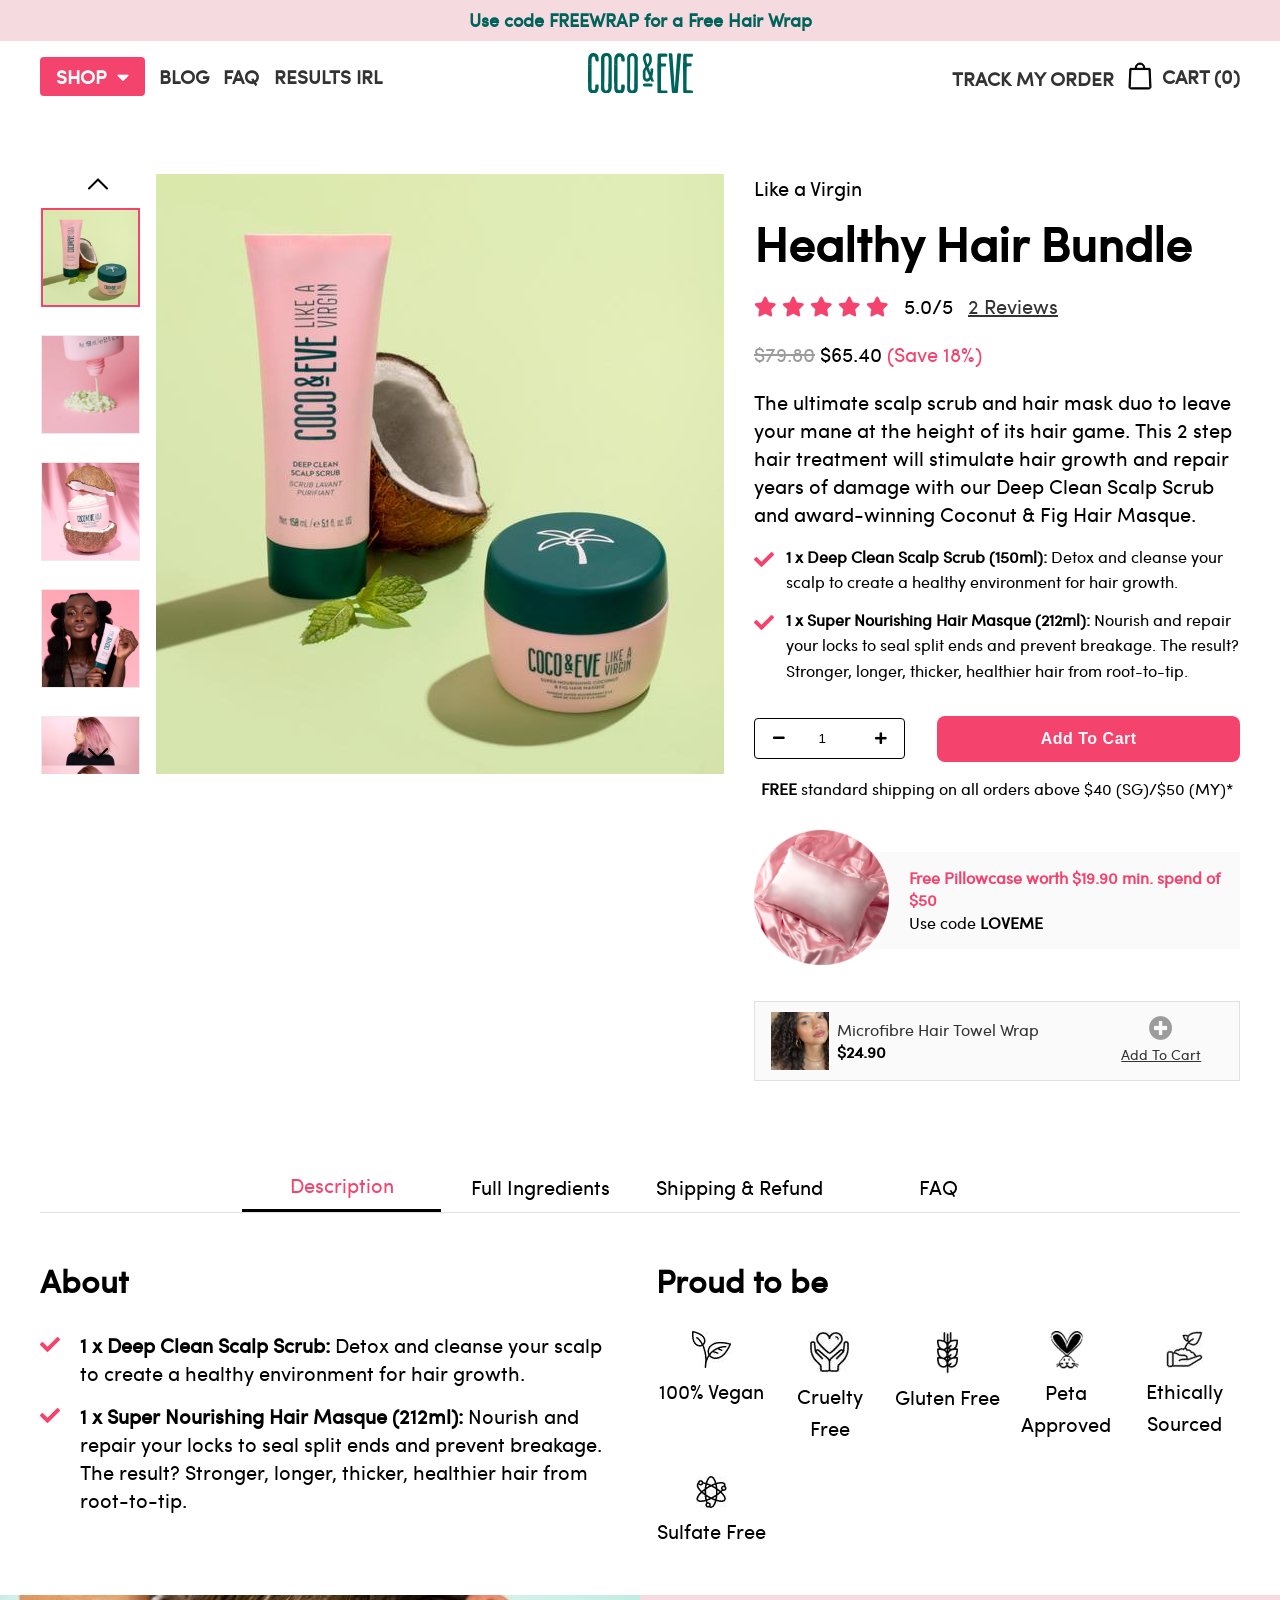
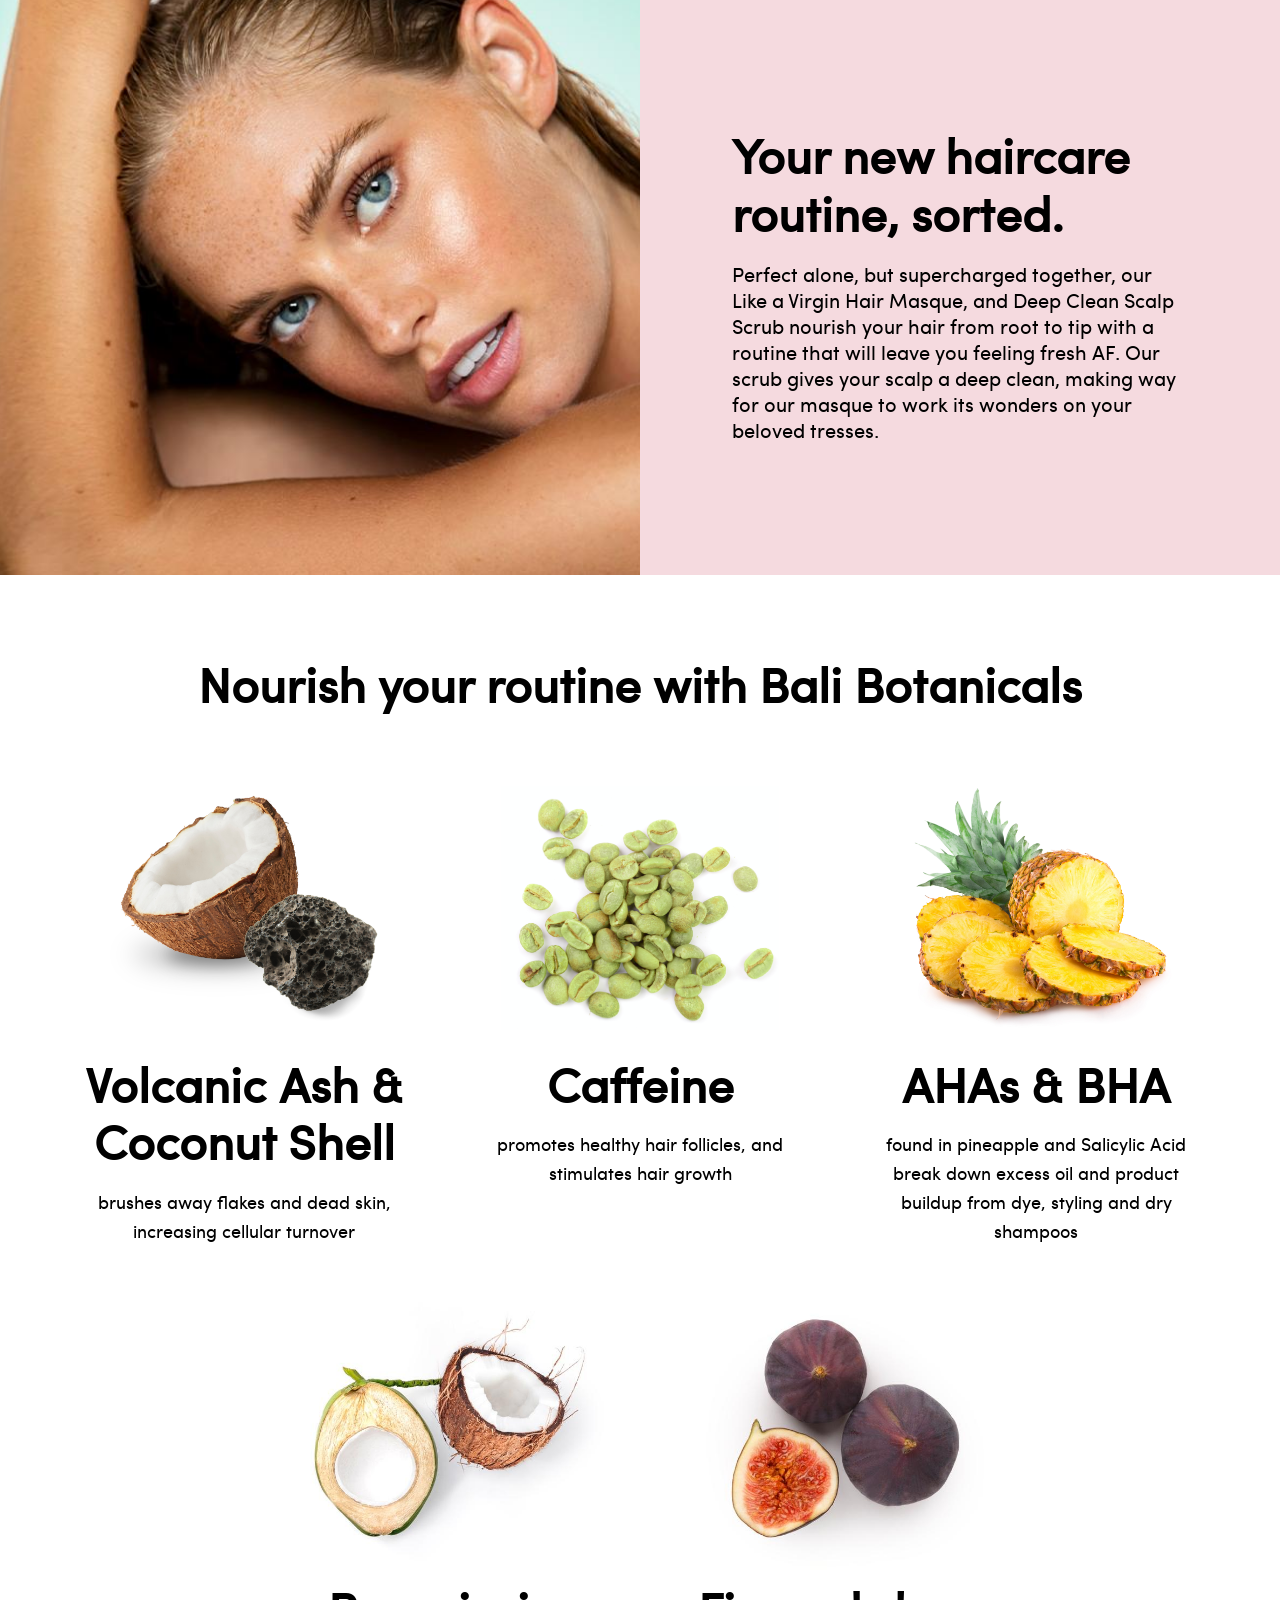
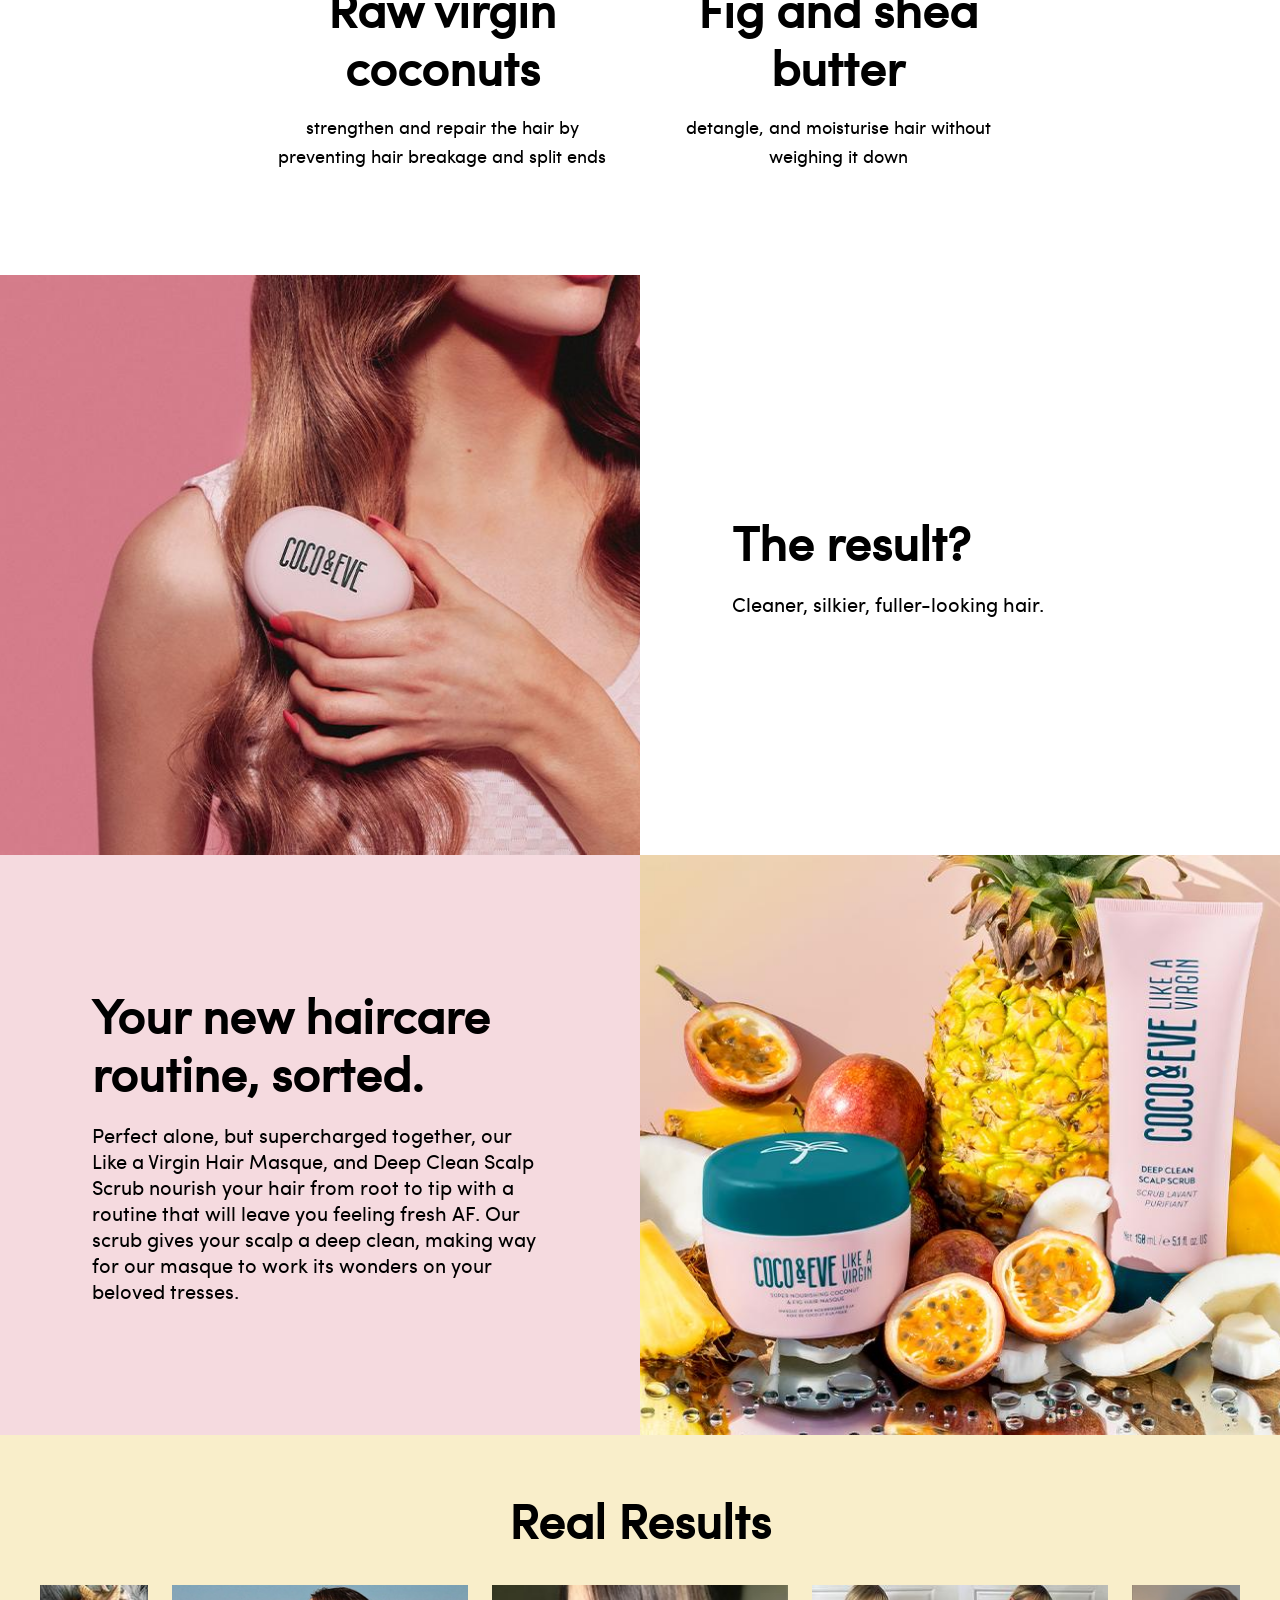
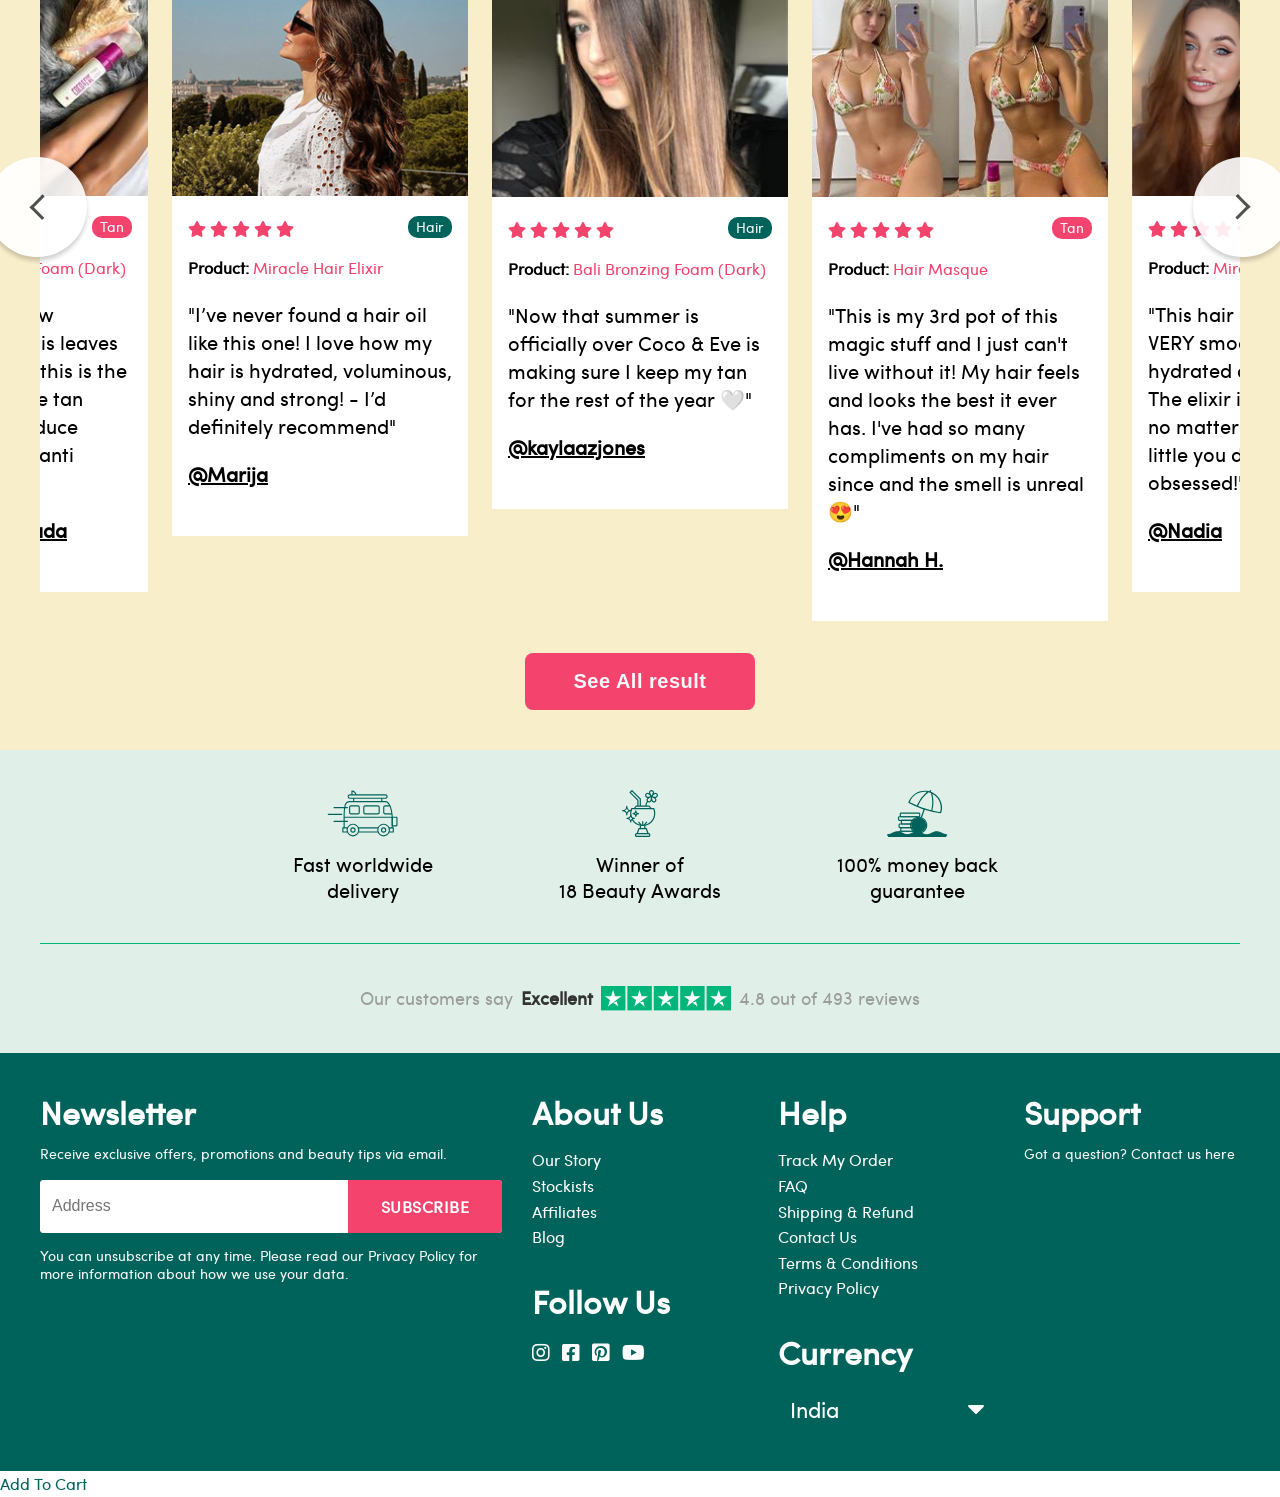
<file: product.html>
<!DOCTYPE html>
<html lang="en">
  <head>
    <meta charset="utf-8" />
    <meta http-equiv="X-UA-Compatible" content="IE=edge" />
    <!-- <meta http-equiv="refresh" content="5; url=https://www.google.com/" />     -->
    <meta name="description" content="Coco & Eve" />
    <meta name="keywards" content="Coco & Eve" />
    <meta name="author" content="Codeclouds" />
    <meta
      name="viewport"
      content="width=device-width,initial-scale=1.0,maximum-scale=1.0,user-scalable=no"
    />
    <title>Award Winning Bali Beauty Products - Natural &amp; Effective
      &VerticalLine; Coco & Eve</title>

    <!--css file-->
    <!-- <link rel="stylesheet" href="css/aos.css" />   // use scss files -->
    <link rel="stylesheet" href="css/slick.css" />
    <link rel="stylesheet" href="css/slick-theme.css" />
    <link rel="stylesheet" href="./css/style.css" />
    <link rel="stylesheet" href="./css/custom.css" />
    <link rel="shortcut icon" href="./images/favicon.ico" type="image/x-icon" />
  </head>
  <body>
    <!--preloader start-->
    <div id="preloader"><div id="loader"></div></div>

    
    <!--top-header section-->
    <section class="top_header bg-primary-light">
      <div class="container">
        <p><a href="#">Use code FREEWRAP for a Free Hair Wrap</a></p>
      </div>
    </section>


    <!--header section-->
    <header class="header smart-scroll">  
      <div class="container header_wrap">

        <!-- menu box left -->
        <div class="header_menu_left">
          <div class="open-nav-menu">
            <span></span>
          </div>         
          <div class="menu-overlay">
            <div class="close-nav-menu">
              <i class="fas fa-times"></i>
            </div>
          </div>
          <!-- navigation menu start -->
          <nav class="nav-menu">
            
            <!--menu mob-->
            <ul class="menu menu-mob">
              <li class="menu-item">
                <a href="#">
                  <button type="button" class="btn btn-primary btn-sm w-100" tabindex="0">Shop All</button>
                </a>
              </li>
              <li class="menu-item menu-item-has-children">
                <a href="collections.html" data-toggle="sub-menu" class="list_menu">
                  <img src="images/megamenu-hair-scrub.jpg" alt="megamenu-hair-scrub" class="sub-menu-img">
                  <span class="right">
                    <span style="color: #00635b;"><small>Haircare</small><br> Like a Virgin</span> <i class="fas fa-angle-down"></i>
                  </span>
                </a>
                <ul class="sub-menu">
                  <li class="menu-item"><a href="#">Nourishing Hair Masque</a></li>
                  <li class="menu-item"><a href="#">Deep Clean Scalp Scrub</a></li>
                  <li class="menu-item"><a href="#">Healthy Hair Bundle</a></li>
                  <li class="menu-item"><a href="#">That's A Wrap Bundle</a></li>
                  <li class="menu-item"><a href="#">Hair Heroes Gift Set</a></li>
                  <li class="menu-item"><a href="#">Hair Kits &amp; Gifts</a></li> 
                  <li class="menu-item"><a href="#"><b>Shop all Hair</b></a></li> 
                </ul>
              </li>
              <li class="menu-item menu-item-has-children">
                <a href="collections.html" data-toggle="sub-menu" class="list_menu">
                  <img src="images/megamenu-tan.jpg" alt="megamenu-tan.jpg" class="sub-menu-img">
                  <span class="right">
                    <span style="color: #ae2573;"><small>Self Tanner</small><br> Sunny Honey</span> <i class="fas fa-angle-down"></i>
                  </span>
                </a>
                <ul class="sub-menu">
                  <li class="menu-item"><a href="#">Bali Bronzing Bundle</a></li>
                      <li class="menu-item"><a href="#">Bali Bronzing Foam</a></li>
                      <li class="menu-item"><a href="#">Tanning Goddess Kit</a></li>
                      <li class="menu-item"><a href="#">Bronzing Face Drops</a></li>
                      <li class="menu-item"><a href="#">Deluxe Vegan Kabuki Brush</a></li>
                      <li class="menu-item"><a href="#">Velvet Tanning Mitt</a></li> 
                  <li class="menu-item"><a href="#"><b>Shop all Tan</b></a></li> 
                </ul>
              </li>    
              <li class="menu-item menu-item-has-children">
                <a href="collections.html" data-toggle="sub-menu" class="list_menu">
                  <img src="images/Nav_Body.jpg" alt="Nav_Body" class="sub-menu-img">
                  <span class="right">
                    <span style="color: #213e7b;"><small>Bodycare</small><br> Glow Figure</span> <i class="fas fa-angle-down"></i>
                  </span>
                </a>
                <ul class="sub-menu">
                  <li class="menu-item"><a href="#">Bali Bod Bundle</a></li>
                  <li class="menu-item"><a href="#">Bali Buffing Sugar</a></li>
                  <li class="menu-item"><a href="#">Bounce Body Masque</a></li>
                  <li class="menu-item"><a href="#">Body Moisture Whip</a></li>
                  <li class="menu-item"><a href="#">Jelly Massage Mitt</a></li>
                  <li class="menu-item"><a href="#">Smooth-on Shell Scoop</a></li>
                  <li class="menu-item"><a href="#"><b>Shop all Hair</b></a></li> 
                </ul>
              </li>
              <li class="menu-item menu-item-has-children">
                <a href="collections.html" data-toggle="sub-menu" class="list_menu">
                  <img src="images/Nav_ShopAll.jpg" alt="Nav_ShopAll" class="sub-menu-img">
                  <span class="right">
                    <span><small>Bundles</small><br> Value Kits</span> <i class="fas fa-angle-down"></i>
                  </span>
                </a>
                <ul class="sub-menu">
                  <li class="menu-item"><a href="#">Healthy Hair Bundle</a></li>
                  <li class="menu-item"><a href="#">That's A Wrap Bundle</a></li>
                  <li class="menu-item"><a href="#">Bali Bod Bundle</a></li>
                  <li class="menu-item"><a href="#">Taste of the Tropics Kit</a></li>
                  <li class="menu-item"><a href="#">Shop all Products</a></li>
                  <li class="menu-item"><a href="#">Shop all Kits & Gifts</a></li>
                  <li class="menu-item"><a href="#"><b>Shop all Hair</b></a></li> 
                </ul>
              </li>
              <li class="menu-item">
                <a href="#">Track My Order</a>
              </li>
              <li class="menu-item">
                <a href="blog.html">Blog</a>
              </li>
              <li class="menu-item">
                <a href="#">Faq</a>
              </li>
              <li class="menu-item">
                <a href="#">Results IRL</a>
              </li>
              <li class="menu-item menu-item-has-children">
                <a href="#" data-toggle="sub-menu"
                  >Info <i class="fas fa-angle-down"></i></a>
                <ul class="sub-menu">
                  <li class="menu-item">
                    <a href="#">Shipping & Refund</a>
                  </li>
                  <li class="menu-item">
                    <a href="terms-and-conditions.html">Terms & Conditions</a>
                  </li>               
                  <li class="menu-item">
                    <a href="privacy-policy.html">Privacy Policy</a>
                  </li> 
                  <li class="menu-item">
                    <a href="contact-us.html">Contact Us</a>
                  </li>
                </ul>
              </li>  
              <li class="menu-item menu-item-has-children">
                <a href="#" data-toggle="sub-menu"
                  >ROW (USD) <i class="fas fa-angle-down"></i></a>
                <ul class="sub-menu">
                  <li class="menu-item">
                    <a href="#">United Kingdom (GBP)</a>
                  </li>
                  <li class="menu-item">
                    <a href="#">USA (USD)</a>
                  </li>               
                  <li class="menu-item">
                    <a href="#">Canada (CAD)</a>
                  </li> 
                  <li class="menu-item">
                    <a href="#">Australia (AUD)</a>
                  </li> 
                  <li class="menu-item">
                    <a href="#">Europe (EUR)</a>
                  </li> 
                  <li class="menu-item">
                    <a href="#">Rest of the World (USD)</a>
                  </li> 
                </ul>
              </li>  
            </ul>

            <!--menu desktop-->
            <ul class="menu menu-desktop">
              <li class="menu-item menu-item-has-children">
                <a href="#" data-toggle="sub-menu"
                  >Shop <i class="fas fa-caret-down"></i></a>
                <ul class="sub-menu">
                  <div class="sub-menu_wrap">
                    <ul class="list list1">
                      <li class="menu-item"><a href="collections.html">hair</a></li>
                      <li class="menu-item"><a href="#">Nourishing Hair Masque</a></li>
                      <li class="menu-item"><a href="#">Deep Clean Scalp Scrub</a></li>
                      <li class="menu-item"><a href="#">Healthy Hair Bundle</a></li>
                      <li class="menu-item"><a href="#">That's A Wrap Bundle</a></li>
                      <li class="menu-item"><a href="#">Hair Heroes Gift Set</a></li>
                      <li class="menu-item"><a href="#">Hair Kits &amp; Gifts</a></li>
                      <li class="menu-item"><a href="#"><img src="images/megamenu-hair-scrub.jpg" alt="megamenu-hair-scrub"></a></li>
                    </ul>
                    <ul class="list list2">
                      <li class="menu-item"><a href="collections.html">Tan</a></li>
                      <li class="menu-item"><a href="#">Bali Bronzing Bundle</a></li>
                      <li class="menu-item"><a href="#">Bali Bronzing Foam</a></li>
                      <li class="menu-item"><a href="#">Tanning Goddess Kit</a></li>
                      <li class="menu-item"><a href="#">Bronzing Face Drops</a></li>
                      <li class="menu-item"><a href="#">Deluxe Vegan Kabuki Brush</a></li>
                      <li class="menu-item"><a href="#">Velvet Tanning Mitt</a></li>
                      <li class="menu-item"><a href="#"><img src="images/megamenu-tan.jpg" alt="megamenu-hair-scrub"></a></li>
                    </ul>                     
                    <ul class="list list3">
                      <li class="menu-item"><a href="collections.html">Body</a></li>
                      <li class="menu-item"><a href="#">Bali Bod Bundle</a></li>
                      <li class="menu-item"><a href="#">Bali Buffing Sugar</a></li>
                      <li class="menu-item"><a href="#">Bounce Body Masque</a></li>
                      <li class="menu-item"><a href="#">Body Moisture Whip</a></li>
                      <li class="menu-item"><a href="#">Jelly Massage Mitt</a></li>
                      <li class="menu-item"><a href="#">Smooth-on Shell Scoop</a></li>
                      <li class="menu-item"><a href="#"><img src="images/Nav_Body.jpg" alt="megamenu-hair-scrub"></a></li>
                    </ul>
                    <ul class="list list4">
                      <li class="menu-item"><a href="collections.html">Bundles</a></li>
                      <li class="menu-item"><a href="#">Healthy Hair Bundle</a></li>
                      <li class="menu-item"><a href="#">That's A Wrap Bundle</a></li>
                      <li class="menu-item"><a href="#">Bali Bod Bundle</a></li>
                      <li class="menu-item"><a href="#">Taste of the Tropics Kit</a></li>
                      <li class="menu-item"><a href="#">Shop all Products</a></li>
                      <li class="menu-item"><a href="#">Shop all Kits & Gifts</a></li>
                      <li class="menu-item"><a href="#"><img src="images/Nav_ShopAll.jpg" alt="megamenu-hair-scrub"></a></li>
                    </ul>
                  </div>                  
                </ul>
              </li>      
              <li class="menu-item">
                <a href="blog.html">Blog</a>
              </li>
              <li class="menu-item">
                <a href="#">Faq</a>
              </li>
              <li class="menu-item">
                <a href="#">Results IRL</a>
              </li>
            </ul>

          </nav>
          <!-- navigation menu end -->
        </div>

        <!--logo box-->
        <div class="logo">
          <a href="index.html">
            <svg xmlns="http://www.w3.org/2000/svg" enable-background="new 0 0 100.4 38.8" viewBox="0 0 100.4 38.8"><g fill="#00635b"><path clip-rule="evenodd" d="m60.2 29.3c-1.2 0-2.3 0-3.5-.1-.5 0-3.8-.4-4.2.7-.1.3-.1.5 0 .8.1.9.5 1.3 1.3 1.3h2.9 3.7c1 0 1.3-.4 1.3-1.4-.1-1-.3-1.3-1.5-1.3zm-4.8.7c-.1.1-.2 0-.3-.1.1-.1.2-.2.3-.1z" fill-rule="evenodd"></path><path d="m63 26.6c-.6-1.3-1.1-2.6-1.5-3.9v-.3l.2-.5c.1-.2.1-.3.1-.5.1-.7.2-1.3.3-2 0-.2 0-.4.1-.6 0-.2.1-.5.1-.7.1-.4.1-.8.1-1.3v-.8c0-.1 0-.3 0-.4v-.1c0-.2-.1-.4-.2-.5-.2-.1-.5-.1-.8-.1h-.8c-.2 0-.4 0-.6.1s-.2.4-.2.4v.2.4.8c0 .5 0 .9-.1 1.4 0 0-.1-.1-.2-.3-.4-.8-.9-2-1.5-3.7-.1-.2-.1-.4-.1-.6 0 0 0-.1.3-.5 1.9-2.1 2.8-4.1 2.8-5.8l.1-1.1-.1-1.3c0-.6-.1-1.3-.4-1.9-.1-.5-.3-1-.6-1.4-.8-1-2-1.5-3.2-1.4-1.2-.1-2.4.5-3.2 1.5-.7.9-1.1 2-1 3.2v.4c-.1.3-.1.6 0 .9.5 2.1 1.2 4.1 2 6v.1c.1.2.1.5.1.8 0 .2-.1.4-.2.5-1.4 1.7-2.1 3.2-2.1 4.5v4.8c0 1.2.4 2.3 1.1 3.2.8.8 1.9 1.3 3 1.3s2.2-.5 2.9-1.3c.1-.1.2-.2.2-.3l.1-.2.1-.1h.1l.1.1v.1l.1.2.1.2c0 .1 0 .2.1.3 0 .1.1.2.1.3.1.3.4.5.9.5h1.5c.4 0 .5-.3.5-.4zm-8.8-19.9-.2.1c-.1-.1-.3-.1-.4-.2v-.2l.2-.1c.1 0 .3.1.4.1zm1.5-3.3c.5-.6 1.5-.7 2.1-.2l.2.1c.3.4.5.9.5 1.4v2.7c-.1 1-.4 2-1.1 2.8-.3.4-.4.5-.5.5s-.2 0-.3-.3c-.7-1.8-1.2-3.7-1.4-5.6 0-.6.2-1.1.5-1.4zm2.5 20.1c-.4.6-1.1 1.1-1.8 1.1-.4 0-.8-.1-1.1-.4-.3-.5-.4-1-.3-1.6v-4.6c0-.6.2-1.2.6-1.7.2-.3.3-.3.3-.3s.1 0 .2.4l2.3 5.5c.1.2.1.5.1.7 0 .3-.1.6-.3.9z"></path><path clip-rule="evenodd" d="m70.8 38.7c-1 0-2 0-3 0-.8 0-1.2-.4-1.3-1.3-.1-.7-.1-1.4-.1-2.1.1-1.7 0-19.2-.1-20.9-.1-1.9 0-3.7.2-5.6.1-.9 0-1.7 0-2.6 0-1.5 0-3 .1-4.4 0-.6.5-1.1 1.1-1.1.5-.1 1-.2 1.5-.2h4.4c.5 0 .9.1 1.4.1.4 0 .8.4.8.8.1.4.1.8.1 1.2 0 .5-.3.8-.8.9-.5 0-1 0-1.6 0-.9 0-1.7 0-2.6 0-.5-.1-1 .3-1.1.8v.2c0 .6-.1 1.2 0 1.8 0 .9 0 1.8.1 2.7 0 .8.2 1 1 1h2.9c.5 0 .9.4.9.9v.2c-.1.4-.1.8-.2 1.1 0 .3-.3.6-.6.6-.5 0-1.1.1-1.6.1s-1 0-1.5.1c-.6.1-.8.3-.8.9 0 1.1-.1 18.1-.1 19.2v1.7c0 .5.4 1 .9 1h.2c1.2 0 2.3.1 3.5.1s1.4.2 1.5 1.4c0 1-.3 1.4-1.3 1.4-1.4.1-2.7 0-3.9 0zm1.3-27.2-.2.1.1.4.2-.1z" fill-rule="evenodd"></path><path d="m85.1 36.4.2.1.2-.3-.2-.1z"></path><path d="m88.2.5c-.2 0-.4 0-.6-.1-.9-.2-2 .1-2.2.8-.2 1-2.2 31.8-2.3 32.1 0 .1 0 .3-.1.3s0-.7-.1-1c-.1-.6-2-30.3-2.3-31.6-.1-.5-.8-.7-1.4-.8-.2 0-.4 0-.6 0s-.5 0-.7 0c-.5.1-.7.2-.7.6 0 .5 0 1.1.1 1.6.2 1.2 2.7 33 3.1 35.2.1.6.4.7 1.1.8.4 0 .8.1 1.2.1.6 0 1.3.1 1.9 0 .5 0 1-.2 1.2-.7.2-.7.4-1.3.4-2 0-1.6 2.7-34 2.8-34.7.1-.3-.3-.6-.8-.6z"></path><path d="m79.4 3.2c.1-.1.2-.2.3-.1v.1c-.1.2-.2.1-.3 0z"></path><path d="m95.4 3.5h2.6 1.6c.5 0 .8-.4.8-.8 0-.4 0-.8-.1-1.2 0-.4-.4-.8-.8-.8-.5-.1-.9-.1-1.4-.1-1.5 0-2.9 0-4.4 0-.5 0-1 .1-1.5.2-.6.1-1 .5-1.1 1.1-.1 1.3-.1 2.8-.1 4.2 0 .9.1 1.7 0 2.6-.2 1.9-.2 3.7-.2 5.6.2 1.7.3 19.3.2 20.9 0 .7 0 1.4.1 2.1.1.9.5 1.3 1.3 1.3h3 3.7c1 0 1.4-.4 1.3-1.4 0-1.2-.3-1.4-1.5-1.4s-2.3 0-3.5-.1c-.5.1-1-.3-1.1-.9v-.2c0-.6-.1-1.1 0-1.7 0-1.1.1-18.1.1-19.2 0-.6.2-.8.8-.9.5 0 1 0 1.5-.1.5 0 1.1 0 1.6-.1.3 0 .6-.2.6-.6.1-.4.1-.8.2-1.1.1-.5-.2-1-.6-1.1h-.2c-1 0-1.9 0-2.9 0-.8 0-1-.3-1-1 0-.9 0-1.8-.1-2.7 0-.6 0-1.2 0-1.8 0-.5.4-1 .9-1zm-2.6-1.1-.2-.1.2-.1.2.1zm5.5 34.8.2-.1c.1 0 .3.1.4.1v.3l-.2.1c-.2-.1-.3-.1-.4-.2zm-.4.4.2.1-.2.1-.2-.1z"></path><path clip-rule="evenodd" d="m22.7 11.4c0-2.1 0-4.3 0-6.4 0-1.1-.3-2.2-1-3.1-.9-1.5-2.7-2.2-4.4-1.8-.4.1-.7.1-1.1.1-1.1 0-2.2.6-2.8 1.5-.7 1.1-1 2.4-1 3.7s.1 2.6.1 3.9v21.6.6c-.1 1-.1 2 0 2.9.1 1.3.7 2.5 1.8 3.2 1.3.9 2.8 1.2 4.3.9 1.6-.2 2.9-1.2 3.5-2.7.4-.9.6-2 .6-3 0-1.8 0-19.5 0-21.4zm-3.2 16.3c-.2.9-.3 1.8-.2 2.8 0 1 .1 2 .1 3 .1.8-.3 1.6-.9 2-.1.1-.2.1-.3.2-.9.3-2-.1-2.3-1.1-.1-.4-.2-.8-.2-1.2-.1-.9-.2-1.8-.2-2.7 0-.2 0-.4 0-.5.3-1.3.2-18.6.2-20 0-.8 0-1.7 0-2.5 0-.9 0-1.8 0-2.6 0-.7.3-1.4.9-1.9.2-.2.5-.3.8-.4 1-.2 1.9.4 2.1 1.4.1.5.2 1 .2 1.5v2.2 3.3c-.1.2-.1 16.3-.2 16.5zm.4 1.5c-.1-.1-.2-.2-.2-.4 0-.1.1-.2.2-.4h.1c.1.1.3.3.2.4s-.1.3-.3.4z" fill-rule="evenodd"></path><path clip-rule="evenodd" d="m47.6 11.4v21.6c0 1-.2 2-.5 3-.6 1.5-1.9 2.5-3.5 2.7-1.5.3-3.1 0-4.3-.9-1.1-.7-1.8-1.9-1.8-3.2-.1-1-.1-2 0-2.9 0-.2 0-.4 0-.6 0-1.9 0-19.7 0-21.6 0-1.3 0-2.6-.1-3.9s.3-2.6 1-3.6c.6-.9 1.7-1.5 2.8-1.6.4 0 .7-.1 1.1-.1 1.7-.4 3.5.3 4.4 1.8.6.9 1 2 1 3.1-.2 1.9-.2 4-.1 6.2zm-3.2-3.5c0-.7 0-1.5-.1-2.2 0-.5-.1-1-.2-1.5-.2-1-1.2-1.6-2.1-1.4-.3.1-.6.2-.8.4-.6.5-.9 1.2-.9 1.9v4.4.7c.1 1.4.2 18.6-.2 20v.5c.1.9.1 1.8.2 2.7 0 .4.1.8.2 1.2.5.9 1.5 1.4 2.5 1.1.1 0 .2-.1.3-.2.7-.5 1-1.2.9-2 0-1-.1-2.1-.1-3.1-.1-.9 0-1.8.2-2.7.1-.2.1-16.3.1-16.5 0-1.1 0-2.2 0-3.3zm.4 20.6h-.1c-.1.1-.1.2-.1.4s0 .4.2.3.3-.2.3-.3c0-.2-.2-.3-.3-.4z" fill-rule="evenodd"></path><path clip-rule="evenodd" d="m34.1 30.1c-.4-.1-.8-.1-1.2 0-.9.1-1.2.4-1.2 1.3v2.2c0 .5-.1 1.1-.5 1.5-.4.5-1.1.6-1.6.4-.7-.2-1.2-.7-1.3-1.4-.1-.4-.1-.8-.1-1.2 0-2.6 0-21.2 0-23.8 0-.8 0-1.6 0-2.4s.1-1.5.4-2.2l.1-.2c.4-.8 1.4-1 2.2-.6.4.3.7.8.8 1.3.1.8.2 1.6.3 2.4 0 .4.3.6.7.7s.8.1 1.3.1h.2c.6 0 1-.6.9-1.1.1-1 0-2-.2-3-.2-1.2-.9-2.3-1.9-3-.7-.5-1.5-.8-2.4-.8-1.5-.2-2.9.3-4 1.3-1 1.1-1.5 2.5-1.5 3.9-.1 2.3-.1 20.6-.1 22.9 0 .5 0 1 .1 1.5s.1 1.1 0 1.6c-.1.4-.2.8-.1 1.3.1.8.2 1.7.3 2.5.2 1.3 1 2.4 2.1 3 1.3.7 2.7.9 4.1.5 1.3-.2 2.4-1 2.9-2.2.8-1.8 1-3.7.7-5.6-.2-.6-.6-.9-1-.9zm-7.4-18.8c-.3 0-.4-.2-.3-.6.4 0 .6.1.6.4-.1.1-.2.2-.3.2z" fill-rule="evenodd"></path><path clip-rule="evenodd" d="m9.3 30.1c-.4-.1-.8-.1-1.2 0-.9.1-1.2.4-1.2 1.3v2.2c0 .5-.1 1.1-.5 1.5-.4.5-1.1.6-1.6.4-.7-.2-1.2-.7-1.3-1.4-.1-.4-.1-.8-.1-1.2 0-2.6 0-21.2 0-23.8 0-.4 0-.8 0-1.2s0-.8 0-1.2c0-.8.1-1.5.4-2.2 0-.1.1-.2.1-.3.5-.7 1.4-1 2.2-.5.4.3.7.8.7 1.3.2.7.3 1.5.4 2.2 0 .4.3.6.7.7s.8.2 1.2.2h.2c.6 0 1-.6.9-1.1.1-1 0-2-.2-3-.2-1.2-.9-2.3-1.9-3-.7-.5-1.5-.8-2.4-.9-1.5-.2-2.9.3-4 1.3-1 1.1-1.5 2.5-1.5 3.9-.2 2.4-.1 20.6-.2 23 0 .5 0 1 .1 1.5s.1 1.1 0 1.6c-.1.4-.1.8-.1 1.2.1.8.2 1.7.3 2.5.2 1.3 1 2.4 2.1 3 1.3.7 2.7.9 4.1.5 1.3-.2 2.4-1 2.9-2.2.8-1.8 1-3.7.7-5.6 0-.4-.4-.7-.8-.7zm-7.4-18.8c-.3 0-.4-.2-.3-.6.4 0 .6.1.6.4-.1.1-.2.2-.3.2z" fill-rule="evenodd"></path></g><path d="m85.3 36.5-.2-.1.2-.3.2.1z" fill="#fff"></path></svg>
          </a>
        </div>

        <!-- menu box right -->
        <div class="header_menu_right">
          <ul class="menu">
            <li class="menu-item"><a href="#">Track My Order</a></li>
            <li class="menu-item" onclick="openbtn()">
              <a href="#">
                <svg xmlns="http://www.w3.org/2000/svg" width="24" height="28" viewBox="0 0 24 28"><path d="M20.389 27H3.613c-.983 0-1.677-.232-2.123-.708-.35-.376-.514-.877-.487-1.484l.834-17.882a.602.602 0 0 1 .598-.58h19.126c.32 0 .583.256.598.58l.838 17.885c.03.607-.135 1.105-.488 1.484-.442.473-1.136.705-2.12.705zM3.009 7.567l-.807 17.302c-.018.393.114.534.158.583.141.15.473.33 1.256.33h16.776c.783 0 1.115-.178 1.256-.33.045-.046.176-.19.158-.58l-.81-17.302H3.009zm4.226-1.678C7.235 3.192 9.373 1 12 1c2.629 0 4.767 2.192 4.767 4.889h-1.196c0-2.022-1.603-3.668-3.57-3.668-1.968 0-3.571 1.646-3.571 3.668z"></path><path fill="none" stroke="#000" d="M20.389 27H3.613c-.983 0-1.677-.232-2.123-.708-.35-.376-.514-.877-.487-1.484l.834-17.882a.602.602 0 0 1 .598-.58h19.126c.32 0 .583.256.598.58l.838 17.885c.03.607-.135 1.105-.488 1.484-.442.473-1.136.705-2.12.705zM3.009 7.567l-.807 17.302c-.018.393.114.534.158.583.141.15.473.33 1.256.33h16.776c.783 0 1.115-.178 1.256-.33.045-.046.176-.19.158-.58l-.81-17.302H3.009zm4.226-1.678C7.235 3.192 9.373 1 12 1c2.629 0 4.767 2.192 4.767 4.889h-1.196c0-2.022-1.603-3.668-3.57-3.668-1.968 0-3.571 1.646-3.571 3.668z"></path></svg>
                <span><span class="mark">Cart</span> (0)</span>
              </a>
            </li>
          </ul>
        </div>
        
        <!--sidebar-->
        <div id="mysidebar" class="sidebar">
          <a href="javascript:void(0)" class="closebtn" onclick="closebtn()">
            <svg xmlns="http://www.w3.org/2000/svg" width="26" height="26" viewBox="0 0 26 26">
              <g transform="rotate(45 13 13)">
                <path d="M-3.25 12.175a.8.8 0 0 1 .8-.8h31.306a.8.8 0 0 1 .8.8v1.65a.8.8 0 0 1-.8.8H-2.45a.8.8 0 0 1-.8-.8z"></path>
              </g>
              <g transform="rotate(-45 13 13)">
                <path d="M29.656 12.175a.8.8 0 0 0-.8-.8H-2.45a.8.8 0 0 0-.8.8v1.65a.8.8 0 0 0 .8.8h31.306a.8.8 0 0 0 .8-.8z"></path>
              </g>
            </svg>
          </a>
          <div class="sidebar_wrap">
            <div class="side_box">
              <h3>Your Cart</h3>
              <ul>
                <li class="cart_table">
                  <div class="span2">
                    <img src="images/Nav_Body.jpg" alt="Nav_Body">
                  </div>
                  <div class="span2">
                    <p>Bali Bod Bundle</p>
                    <div id="field">
                      <button type="button" id="sub" class="sub">
                        <i class="fas fa-minus"></i>
                      </button>                    
                      <input type="number" id="count" value="1" min="1" max="3">
                      <button type="button" id="add" class="add">
                        <i class="fas fa-plus"></i>
                      </button>
                    </div>
                  </div>
                  <div class="text-right">
                    <a href="#">
                      <svg xmlns="http://www.w3.org/2000/svg" width="21" height="27" viewBox="0 0 21 27">
                        <path d="M6.632 23.76L5.526 6.48h1.106l1.105 17.28zm7.736 0h-1.105l1.105-17.28h1.106zM9.948 6.48h1.105v17.28H9.947zM21 4.32h-1.104l-1.027 20.118C18.793 25.875 17.58 27 16.109 27H4.89c-1.471 0-2.684-1.125-2.76-2.563L1.105 4.32H0V3.24h5.526V2.16C5.526.969 6.518 0 7.736 0h5.527c1.219 0 2.21.969 2.21 2.16v1.08H21zM6.632 3.24h7.736V2.16c0-.597-.494-1.08-1.105-1.08H7.737c-.61 0-1.105.483-1.105 1.08zm12.157 1.08H2.211l1.024 20.062c.045.862.773 1.538 1.655 1.538h11.22c.881 0 1.61-.676 1.655-1.538z"></path>
                      </svg>
                    </a>
                    <p class="price"><span class="mark">$32.20</span></p>
                  </div>
                </li>
              </ul>
              <div class="subtotal_box">
                <p class="sub">Subtotal <span>$99.30</span></p>
                <p class="sub">Shipping <span>$4.99</span></p>
                <p><a href="#" id="promo">+ Apply a promo code</a></p>
                <form class="form_container" id="promo_box">
                  <div class="form_row col3">
                    <div class="form-group span2">
                      <label for="Address" class="sr-only">Address</label>
                      <input type="text" class="form-control" placeholder="Address">
                      <small class="error-msg">This is a required field.</small>
                    </div>
                    <div class="form-group">
                      <a href="#" class="btn btn-primary btn-sm">subscribe</a>
                    </div>
                  </div>
                </form>
                <p class="sub total">Total <span>$99.30</span></p>              
              </div>
              <div class="sidebar_list">
                <div>
                  <img src="images/icon7.png" alt="icon7">
                  <span>Fast worldwide delivery</span>
                </div>
                <div>
                  <img src="images/icon8.png" alt="icon8">
                  <span>Winner of 18 Beauty Awards</span>
                </div>
                <div>
                  <img src="images/icon9.png" alt="icon9">
                  <span>100% money back guarantee</span>
                </div>
              </div>
              <div class="cart-drawer">
                <div class="shopify-icon">
                  <svg xmlns="http://www.w3.org/2000/svg" width="114" height="34" viewBox="0 0 114 34">
                    <defs>
                      <clipPath id="2ufra">
                        <path fill="#fff" d="M5.54 0h102.92c2.507 0 4.54 1.458 4.54 3.255v27.49c0 1.797-2.033 3.255-4.54 3.255H5.54C3.034 34 1 32.542 1 30.745V3.255C1 1.458 3.033 0 5.54 0z"></path>
                      </clipPath>
                    </defs>
                    <path fill="#fff" d="M6 0h102c2.762 0 5 1.586 5 3.542v26.916c0 1.956-2.238 3.542-5 3.542H6c-2.761 0-5-1.586-5-3.542V3.542C1 1.586 3.239 0 6 0"></path>
                    <path fill="none" stroke="#d2d0cc" stroke-miterlimit="20" stroke-width="2" d="M5.54 0h102.92c2.507 0 4.54 1.458 4.54 3.255v27.49c0 1.797-2.033 3.255-4.54 3.255H5.54C3.034 34 1 32.542 1 30.745V3.255C1 1.458 3.033 0 5.54 0z" clip-path="url(&quot;#2ufra&quot;)"></path>
                    <path d="M62.262 12.39a2.08 2.08 0 0 1 1.289 1.686c0 1.407-1.16 2.186-2.778 2.186A3.45 3.45 0 0 1 59 15.828l.443-1.254c.456.234.959.366 1.474.387.508 0 .782-.268.782-.602 0-.319-.196-.534-.743-.843a1.962 1.962 0 0 1-1.187-1.624c0-1.24 1.089-2.124 2.66-2.124a2.689 2.689 0 0 1 1.517.295l-.418 1.254a3.035 3.035 0 0 0-1.122-.244c-.508 0-.834.231-.834.588 0 .282.234.486.69.73zm6.44-2.635c.94 0 1.476.603 1.476 1.602a6.428 6.428 0 0 1-.13 1.152l-.705 3.65h-1.8l.678-3.534c.052-.257.08-.518.08-.781 0-.385-.155-.654-.559-.654-.574 0-1.187.72-1.421 1.882l-.6 3.087h-1.799l1.747-9.03h1.796l-.69 3.549.026.013a2.453 2.453 0 0 1 1.904-.935zm5.548.001a2.4 2.4 0 0 1 .289.007c1.293.105 2.253 1.21 2.144 2.464 0 2.19-1.435 4.06-3.56 4.06-.1.005-.202.003-.304-.004-1.3-.1-2.274-1.204-2.17-2.467 0-2.14 1.434-4.06 3.598-4.06zm-.887 5.174c.953 0 1.487-1.661 1.484-2.753 0-.521-.208-1.063-.847-1.063-.979 0-1.513 1.652-1.513 2.663 0 .64.26 1.153.874 1.153zm7.928-5.17c1.317 0 1.852 1.062 1.852 2.253 0 2.151-1.382 4.276-3.495 4.276a2.12 2.12 0 0 1-1.056-.232h-.039l-.496 2.612h-1.799l1.253-6.466c.147-.778.269-1.56.364-2.345h1.588l-.104.948h.026a2.48 2.48 0 0 1 1.905-1.05zm-1.723 5.195c1.006 0 1.696-1.626 1.696-2.766 0-.474-.17-.973-.718-.973-.623 0-1.212.731-1.421 1.832l-.3 1.651c.208.17.471.26.743.256zm6.14-7.735l.09.001a.843.843 0 0 1 .805.883v.066c-.018.548-.489.977-1.051.959h-.026a.816.816 0 0 1-.843-.884v-.01a1.02 1.02 0 0 1 1.024-1.015zm-1.303 2.676h1.807L84.99 16.16h-1.793zm6.394-.01v-.003zm0 0l-.247 1.33h-1.24l-.951 4.943h-1.8l.952-4.942h-.834l.259-1.333h.836l.052-.294a3.329 3.329 0 0 1 1.043-1.998 2.702 2.702 0 0 1 1.76-.59c.335-.015.667.038.979.156l-.352 1.383a1.921 1.921 0 0 0-.574-.09c-.6 0-.965.538-1.069 1.14l-.065.294zm4.33.008H97l-2.204 4.637a11.88 11.88 0 0 1-2.36 3.508A4.131 4.131 0 0 1 90.68 19l-.49-1.499a3.878 3.878 0 0 0 1.015-.5c.41-.272.745-.636.98-1.062a.37.37 0 0 0 .038-.294l-1.083-5.75h1.892s.408 3.813.442 4.303h.024c.506-1.518 1.63-4.299 1.63-4.299z"></path>
                    <path d="M67.89 25.238a2 2 0 0 1-.014.171c-.114.993-.959 1.697-1.886 1.574-.982.103-1.863-.646-1.99-1.694l.976-.138.001.058c.036.563.491.99 1.017.95a.749.749 0 0 0 .078.007c.44.012.805-.359.817-.83 0-.528-.264-.74-1.045-.944-1.133-.284-1.681-.741-1.681-1.759 0-.952.698-1.62 1.787-1.62.886-.114 1.694.546 1.826 1.49l-.947.138c-.05-.476-.44-.826-.886-.798-.533 0-.818.274-.818.71 0 .447.194.658 1.007.87 1.096.284 1.757.683 1.757 1.815zm1.289 1.675v-5.83h3.209v.872h-2.195V23.5h1.773v.827h-1.773v1.717h2.313v.872h-3.328zm8.674-1.821v-.001zm0 0c-.143 1.113-1.048 1.932-2.096 1.896-1.457 0-2.298-1.026-2.298-2.687v-.61a2.503 2.503 0 0 1-.01-.247c.01-1.353 1.043-2.443 2.308-2.431 1.03-.096 1.944.712 2.05 1.815l-1.022.146c-.002-.607-.465-1.097-1.031-1.094-.752 0-1.233.642-1.233 1.79v.632c0 1.156.451 1.79 1.24 1.79.6-.016 1.09-.514 1.138-1.154zm5.195-4.01v3.705c.018.16.02.32 0 .48-.122 1.08-1.038 1.85-2.045 1.718a1.69 1.69 0 0 1-.42 0c-.986-.127-1.692-1.088-1.573-2.148v-3.755h1.026v3.693c0 .929.277 1.327.981 1.327.674 0 1.011-.358 1.011-1.376v-3.64zm1.487.002h1.827c1.183 0 1.92.514 1.92 1.664v.122c.042.708-.41 1.34-1.059 1.483l1.336 2.565H87.46l-1.222-2.39h-.687v2.39h-1.016zm1.81 2.669c.608 0 .924-.276.924-.871v-.114c0-.611-.338-.83-.916-.83h-.804v1.819zm3.327-2.67h3.208v.87h-2.195v1.544h1.773v.825h-1.773v1.71H93v.871h-3.328z"></path>
                    <path fill="#95bf47" d="M31.768 10.043C31.78 10.15 34 25.608 34 25.608L28.556 27 16 24.764s1.498-11.929 1.553-12.348c.075-.557.093-.574.666-.76l1.945-.62a8.339 8.339 0 0 1 1.11-2.964c.799-1.305 1.782-2.04 2.77-2.07a1.58 1.58 0 0 1 1.344.612c.054-.004.106-.01.16-.01a2.059 2.059 0 0 1 1.833 1.298c.118.236.216.484.291.738l.61-.194a.488.488 0 0 1 .446.058l1.334 1.338s1.452.022 1.525.029a.2.2 0 0 1 .18.17zM27.034 8.84c-.158-.521-.522-1.394-1.265-1.54.2.595.3 1.22.298 1.85l.967-.31zm-1.622.52a4.999 4.999 0 0 0-.326-1.98 2.116 2.116 0 0 0-.712.534 5.16 5.16 0 0 0-1.058 2.115zm-1.346-2.687c-1.522.048-2.856 2.506-3.196 4.144l1.722-.55a6.014 6.014 0 0 1 1.3-2.812c.22-.249.48-.457.768-.616a.99.99 0 0 0-.594-.162z"></path>
                    <path fill="#5e8e3e" d="M31.782 9.403a139.15 139.15 0 0 0-1.401-.028c-.701-.01-1.116-1.179-1.226-1.296A.27.27 0 0 0 29 8v18l5-1.348s-2.04-14.98-2.05-15.086a.189.189 0 0 0-.165-.167z"></path>
                    <path fill="#fff" d="M26 12.24l-.611 2.466a3.246 3.246 0 0 0-1.492-.28c-1.188.083-1.2.89-1.188 1.09.064 1.105 2.76 1.346 2.91 3.933.12 2.034-1.003 3.426-2.615 3.535-1.103.104-2.195-.296-3.004-1.1l.41-1.882a3.567 3.567 0 0 0 1.93.814c.423-.012.756-.388.744-.839l-.002-.04c-.085-1.44-2.278-1.355-2.417-3.72-.117-1.992 1.096-4.01 3.773-4.193a3.064 3.064 0 0 1 1.559.212z"></path>
                    <path fill="#d2d0cc" d="M45 29h1V6h-1z"></path>
                  </svg>
                </div>
                <img src="images/cart.png" alt="cart" class="cart">
              </div>
              <p class="text-center got">Got a question? Email us at: <a href="#">hello@cocoandeve.com</a></p>            
            </div>  
            <div class="sidebar_btn">
              <a href="#" class="btn btn-primary w-100">Secure Checkout</a>
            </div> 
          </div>
        </div>
        
      </div>
    </header>

    <!--prod-slider section-->
    <div class="section_slider section_slider-mob">
      <div class="container">
          <div class="section_slider_wrap">
              
            <div class="slider center3">

                <!--slider-1-->
                <div class="prod_list">
                    <div class="img_box">
                        <img src="images/item1.jpg" alt="item1">
                        <div class="new">new</div>
                    </div>
                </div>

                <!--slider-2-->
                <div class="prod_list">
                    <div class="img_box">
                        <img src="images/item2.jpg" alt="item2">
                        <div class="new">new</div>
                    </div>
                </div>

                <!--slider-3-->
                <div class="prod_list">
                    <div class="img_box">
                        <img src="images/item3.jpg" alt="item3">
                    </div>
                </div>

                <!--slider-4-->
                <div class="prod_list">
                    <div class="img_box">
                        <img src="images/item4.jpg" alt="item4">
                        <div class="new">new</div>
                    </div>
                </div>

                <!--slider-5-->
                <div class="prod_list">
                    <div class="img_box">
                        <img src="images/item5.jpg" alt="item5">
                    </div>
                </div>
            </div>
          </div>
      </div>
  </div>
    

    <!--prod-details section-->
    <section class="prod_details">
      <div class="container">
        <div class="prod_details_wrap fixboxwrap">
          <div class="img_box fixbox">
            <div class="prod-content clearfix">
              <div class="prod-slider clearfix">
                <div class="slider slider-nav thumb-image">
                  <div class="thumbnail-image">
                    <div class="thumbImg">
                      <img src="images/slider1.jpg" alt="slider-img">
                    </div>
                  </div>
                  <div class="thumbnail-image">
                    <div class="thumbImg">
                      <img src="images/slider2.jpg" alt="slider-img">
                    </div>
                  </div>
                  <div class="thumbnail-image">
                    <div class="thumbImg">
                      <img src="images/slider3.jpg" alt="slider-img">
                    </div>
                  </div>
                  <div class="thumbnail-image">
                    <div class="thumbImg">
                      <img src="images/slider4.jpg" alt="slider-img">
                    </div>
                  </div>
                  <div class="thumbnail-image">
                    <div class="thumbImg">
                      <img src="images/slider5.jpg" alt="slider-img">
                    </div>
                  </div>
                  <div class="thumbnail-image">
                    <div class="thumbImg">
                      <img src="images/slider1.jpg" alt="slider-img">
                    </div>
                  </div>
                  <div class="thumbnail-image">
                    <div class="thumbImg">
                      <img src="images/slider2.jpg" alt="slider-img">
                    </div>
                  </div>
                  <div class="thumbnail-image">
                    <div class="thumbImg">
                      <img src="images/slider3.jpg" alt="slider-img">
                    </div>
                  </div>
                  <div class="thumbnail-image">
                    <div class="thumbImg">
                      <img src="images/slider4.jpg" alt="slider-img">
                    </div>
                  </div>
                  <div class="thumbnail-image">
                    <div class="thumbImg">
                      <img src="images/slider5.jpg" alt="slider-img">
                    </div>
                  </div>
                </div>
                <div class="slider slider-for">
                  <div class="slider-banner-image">
                    <img src="images/slider1.jpg" alt="Car-Image">
                  </div> 
                  <div class="slider-banner-image">
                    <img src="images/slider2.jpg" alt="Car-Image">
                  </div> 
                  <div class="slider-banner-image">
                    <img src="images/slider3.jpg" alt="Car-Image">
                  </div> 
                    <div class="slider-banner-image">
                    <img src="images/slider4.jpg" alt="Car-Image">
                  </div> 
                  <div class="slider-banner-image">
                    <img src="images/slider5.jpg" alt="Car-Image">
                  </div>
                  <div class="slider-banner-image">
                    <img src="images/slider1.jpg" alt="Car-Image">
                  </div> 
                  <div class="slider-banner-image">
                    <img src="images/slider2.jpg" alt="Car-Image">
                  </div> 
                  <div class="slider-banner-image">
                    <img src="images/slider3.jpg" alt="Car-Image">
                  </div> 
                  <div class="slider-banner-image">
                    <img src="images/slider4.jpg" alt="Car-Image">
                  </div> 
                  <div class="slider-banner-image">
                    <img src="images/slider5.jpg" alt="Car-Image">
                  </div>                      
                </div> 
                              
              </div>
            </div>
          </div>
          <div class="content_box">
            <p>Like a Virgin</p>
            <h2>Healthy Hair Bundle</h2>
            <p>
              <span class="star">
                <i class="far fa-star"></i>
                <i class="far fa-star"></i>
                <i class="far fa-star"></i>
                <i class="far fa-star"></i>
                <i class="far fa-star"></i>
              </span>
              5.0/5 <a href="#">2 Reviews</a></p>
            <p class="price"><span class="linethrough">$79.80</span> $65.40 <span class="mark">(Save 18%)</span></p>
            <p>The ultimate scalp scrub and hair mask duo to leave your mane at the height of its hair game. This 2 step hair treatment will stimulate hair growth and repair years of damage with our Deep Clean Scalp Scrub and award-winning Coconut & Fig Hair Masque.</p>
            <ul class="check_list">
              <li><b>1 x Deep Clean Scalp Scrub (150ml):</b> Detox and cleanse your scalp to create a healthy environment for hair growth.</li>
              <li><b>1 x Super Nourishing Hair Masque (212ml):</b> Nourish and repair your locks to seal split ends and prevent breakage. The result? Stronger, longer, thicker, healthier hair from root-to-tip.</li>
            </ul>
            <div class="add_cart">
              <div id="field">
                <button type="button" id="sub2" class="sub2">
                  <i class="fas fa-minus"></i>
                </button>                    
                <input type="number" id="count2" value="1" min="1" max="3">
                <button type="button" id="add2" class="add2">
                  <i class="fas fa-plus"></i>
                </button>
              </div>
              <button type="button" class="btn btn-primary btn-sm w-100">Add To Cart</button>
            </div>
            <p class="small text-center"><b>FREE</b> standard shipping on all orders above $40 (SG)/$50 (MY)*</p>
            <div class="pdp_promo_badge">
              <div class="pdp_promo_badge_img">
                <img src="images/PDProundel.png" alt="PDProundel">
              </div>
              <div class="pdp_promo_badge_note">
                <p><span>Free Pillowcase worth $19.90 min. spend of $50</span></p>
                <p>Use code <b>LOVEME</b></p>
              </div>
            </div>
            <div class="add-to-cart">
              <img src="images/get-sm1.jpg" alt="get-sm1">
              <div class="content">
                <p><a href="#">Microfibre Hair Towel Wrap</a></p>
                <p><b>$24.90</b></p>
              </div>
              <div class="add">
                <a href="#">
                  <i class="fas fa-plus-circle"></i><br>
                  <span>Add To Cart</span>
                </a>
              </div>
            </div>
          </div>
        </div>
      </div>
    </section>

    <!--description section-->
    <section class="section_description">
      <div class="container">
        <div class="tab_list">
          <ul class="tabs tabs3">
            <li class="tab-link current" href="desc-1">Description</li>
            <li class="tab-link" href="desc-2">Full Ingredients</li>
            <li class="tab-link" href="desc-3">Shipping & Refund</li>
            <li class="tab-link" href="desc-4">FAQ</li>
          </ul>
        </div>
        <div class="tab-content tab-content3 current" id="desc-1">
          <div class="grid_box col2">
            <div>
              <h3>About</h3>
              <ul class="check_list">
                <li><b>1 x Deep Clean Scalp Scrub:</b> Detox and cleanse your scalp to create a healthy environment for hair growth.</li>
                <li><b>1 x Super Nourishing Hair Masque (212ml):</b> Nourish and repair your locks to seal split ends and prevent breakage. The result? Stronger, longer, thicker, healthier hair from root-to-tip.</li>
              </ul>
            </div>
            <div>
              <h3>Proud to be</h3>
              <ul class="img_list">
                <li>
                  <img src="images/icon1.jpg" alt="icon1">
                  <p>100% Vegan</p>
                </li>
                <li>
                  <img src="images/icon2.jpg" alt="icon2">
                  <p>Cruelty Free</p>
                </li>
                <li>
                  <img src="images/icon3.jpg" alt="icon3">
                  <p>Gluten Free</p>
                </li>
                <li>
                  <img src="images/icon4.png" alt="icon4">
                  <p>Peta Approved</p>
                </li>
                <li>
                  <img src="images/icon5.jpg" alt="icon5">
                  <p>Ethically Sourced</p>
                </li>
                <li>
                  <img src="images/icon6.jpg" alt="icon6">
                  <p>Sulfate Free</p>
                </li>
              </ul>
            </div>
          </div>
        </div>
        <div class="tab-content tab-content3" id="desc-2">
          <div class="grid_box">
            <div>
              <p class="col2">Aqua (water), cetearyl alcohol, cocos nucifera (coconut) fruit extract, dimethicone, behentrimonium chloride, parfum, glycerin, cetyl alcohol, sodium benzoate, ficus carica (fig) fruit extract, argania spinosa (argan) kernel oil, shea butter ethyl esters, caryocar brasiliense fruit oil, ricinus communis (castor) seed oil, hydrolyzed linseed extract, leuconostoc/radish root ferment filtrate, phenoxyethanol, cetrimonium chloride, potassium sorbate, ethylhexylglycerin, selaginella lepidophylla extract, saccharomyces/silicon ferment, saccharomyces/iron ferment, saccharomyces/magnesium ferment, saccharomyces/copper ferment, saccharomyces/zinc ferment, tocopherol, lactobacillus ferment, benzyl alcohol, benzyl salicylate, coumarin, limonene, linalool.</p>
            </div>
          </div>
        </div>
        <div class="tab-content tab-content3" id="desc-3">
          <div class="grid_box">
            <div>
              <p class="col2">Aqua (water), cetearyl alcohol, cocos nucifera (coconut) fruit extract, dimethicone, behentrimonium chloride, parfum, glycerin, cetyl alcohol, sodium benzoate, ficus carica (fig) fruit extract, argania spinosa (argan) kernel oil, shea butter ethyl esters, caryocar brasiliense fruit oil, ricinus communis (castor) seed oil, hydrolyzed linseed extract, leuconostoc/radish root ferment filtrate, phenoxyethanol, cetrimonium chloride, potassium sorbate, ethylhexylglycerin, selaginella lepidophylla extract, saccharomyces/silicon ferment, saccharomyces/iron ferment, saccharomyces/magnesium ferment, saccharomyces/copper ferment, saccharomyces/zinc ferment, tocopherol, lactobacillus ferment, benzyl alcohol, benzyl salicylate, coumarin, limonene, linalool.</p>
            </div>
          </div>
        </div>
        <div class="tab-content tab-content3" id="desc-4">
          <h3 class="span2">Frequently Asked Questions</h3>
          <div class="grid_box col2">            
            <div>              
              <div class="question">
                <h6>What is the Healthy Hair Bundle?</h6>
                <p>The ultimate scalp scrub and hair mask duo to leave your mane at the height of its hair game. This 2 step hair treatment will stimulate hair growth and repair years of damage with our Deep Clean Scalp Scrub and award-winning Coconut & Fig Hair Masque.</p>
              </div>
              <div class="question">
                <h6>What's inside the Healthy Hair Bundle?</h6>
                <p>The Healthy Hair Bundle includes:</p>
                <p>1 x Deep Clean Scalp Scrub: Detox and cleanse your scalp</p>                  
                <p>1 x Super Nourishing Hair Masque: Nourish and repair your locks.</p>
              </div>
            </div>
            <div>
              <div class="question">
                <h6>How do I use the Healthy Hair Bundle?</h6>
                <p>In this 2 easy step hair treatment will stimulate hair growth and repair years of damage.</p>
                <p>Step 1: Start with our Deep Clean Scalp Scrub.</p>                  
                <p>Step 2: Towel-dry hair and apply our Super Nourishing Hair Masque.</p>
                <p><a href="#">See all Product FAQs</a></p>
              </div>
            </div>
          </div>
        </div>
      </div>
    </section>

    <!--Description section mob-->
    <section class="section_description_mob">
      <div class="container">
        <div class="accordion_box">
          <ul>
            <li class="slide_box">
              <h3>Description</h3>
              <div class="hide_box">
                <ul class="img_list">
                  <li>
                    <img src="images/icon1.jpg" alt="icon1">
                    <p>100% Vegan</p>
                  </li>
                  <li>
                    <img src="images/icon2.jpg" alt="icon2">
                    <p>Cruelty Free</p>
                  </li>
                  <li>
                    <img src="images/icon3.jpg" alt="icon3">
                    <p>Gluten Free</p>
                  </li>
                  <li>
                    <img src="images/icon4.png" alt="icon4">
                    <p>Peta Approved</p>
                  </li>
                  <li>
                    <img src="images/icon5.jpg" alt="icon5">
                    <p>Ethically Sourced</p>
                  </li>
                  <li>
                    <img src="images/icon6.jpg" alt="icon6">
                    <p>Sulfate Free</p>
                  </li>
                </ul>
              </div>
            </li>
            <li class="slide_box">
              <h3>Full Ingredients</h3>
              <div class="hide_box">
                <p>Aqua (water), cetearyl alcohol, cocos nucifera (coconut) fruit extract, dimethicone, behentrimonium chloride, parfum, glycerin, cetyl alcohol, sodium benzoate, ficus carica (fig) fruit extract, argania spinosa (argan) kernel oil, shea butter ethyl esters, caryocar brasiliense fruit oil, ricinus communis (castor) seed oil, hydrolyzed linseed extract, leuconostoc/radish root ferment filtrate, phenoxyethanol, cetrimonium chloride, potassium sorbate, ethylhexylglycerin, selaginella lepidophylla extract, saccharomyces/silicon ferment, saccharomyces/iron ferment, saccharomyces/magnesium ferment, saccharomyces/copper ferment, saccharomyces/zinc ferment, tocopherol, lactobacillus ferment, benzyl alcohol, benzyl salicylate, coumarin, limonene, linalool.</p>
              </div>
            </li>
            <li class="slide_box">
              <h3>Shipping & Refund</h3>
              <div class="hide_box">
                <p>Aqua (water), cetearyl alcohol, cocos nucifera (coconut) fruit extract, dimethicone, behentrimonium chloride, parfum, glycerin, cetyl alcohol, sodium benzoate, ficus carica (fig) fruit extract, argania spinosa (argan) kernel oil, shea butter ethyl esters, caryocar brasiliense fruit oil, ricinus communis (castor) seed oil, hydrolyzed linseed extract, leuconostoc/radish root ferment filtrate, phenoxyethanol, cetrimonium chloride, potassium sorbate, ethylhexylglycerin, selaginella lepidophylla extract, saccharomyces/silicon ferment, saccharomyces/iron ferment, saccharomyces/magnesium ferment, saccharomyces/copper ferment, saccharomyces/zinc ferment, tocopherol, lactobacillus ferment, benzyl alcohol, benzyl salicylate, coumarin, limonene, linalool.</p>
              </div>
            </li>
            <li class="slide_box">
              <h3>FAQ</h3>
              <div class="hide_box">
                <h4>Frequently Asked Questions</h4>
                <h6>What is the Healthy Hair Bundle?</h6>
                <p>The ultimate scalp scrub and hair mask duo to leave your mane at the height of its hair game. This 2 step hair treatment will stimulate hair growth and repair years of damage with our Deep Clean Scalp Scrub and award-winning Coconut & Fig Hair Masque.</p>
                <h6>What's inside the Healthy Hair Bundle?</h6>
                <p>The Healthy Hair Bundle includes:</p>
                <p>1 x Deep Clean Scalp Scrub: Detox and cleanse your scalp</p>
                <p>1 x Super Nourishing Hair Masque: Nourish and repair your locks.</p>
                <h6>How do I use the Healthy Hair Bundle?</h6>
                <p>In this 2 easy step hair treatment will stimulate hair growth and repair years of damage.</p>
                <p>Step 1: Start with our Deep Clean Scalp Scrub.</p>
                <p>Step 2: Towel-dry hair and apply our Super Nourishing Hair Masque.</p>
                <p><a href="#">See all Product FAQs</a></p>
              </div>
            </li>
          </ul>
        </div>
      </div>
    </section>

    <!--img-block section-->
    <div class="grid_wrapper bg-primary-light">      
      <div class="content_box order1">
        <div class="content_text">
          <h2>Your new haircare routine, sorted.</h2>
          <p>Perfect alone, but supercharged together, our Like a Virgin Hair Masque, and Deep Clean Scalp Scrub nourish your hair from root to tip with a routine that will leave you feeling fresh AF. Our scrub gives your scalp a deep clean, making way for our masque to work its wonders on your beloved tresses.</p>
        </div>
      </div>
      <div class="img_box">
        <img src="images/routine-sorted.jpg" alt="routine-sorted">
      </div>
    </div>

    <!--product-grid-box-->
    <div class="product_grid">
      <div class="container">
        <h2>Nourish your routine with Bali Botanicals</h2>
        <div class="product_grid_wrap">

          <!--box-1-->
          <div class="prod_box">
            <img src="images/cst_vocanic.png" alt="cst_vocanic">
            <div class="prod_content">
              <h2>Volcanic Ash & Coconut Shell</h2>
              <p>brushes away flakes and dead skin, increasing cellular turnover</p>
            </div>
          </div>

          <!--box-2-->
          <div class="prod_box">
            <img src="images/cst_caffeine.png" alt="cst_caffeine">
            <div class="prod_content">
              <h2>Caffeine</h2>
              <p>promotes healthy hair follicles, and stimulates hair growth</p>
            </div>
          </div>

          <!--box-3-->
          <div class="prod_box">
            <img src="images/cst_aha.png" alt="cst_aha">
            <div class="prod_content">
              <h2>AHAs & BHA</h2>
              <p>found in pineapple and Salicylic Acid break down excess oil and product buildup from dye, styling and dry shampoos</p>
            </div>
          </div>

          <!--box-4-->
          <div class="prod_box">
            <img src="images/PP_LAV_HM_Ingredients_Coconuts.jpg" alt="PP_LAV_HM_Ingredients_Coconuts">
            <div class="prod_content">
              <h2>Raw virgin coconuts</h2>
              <p>strengthen and repair the hair by preventing hair breakage and split ends</p>
            </div>
          </div>

          <!--box-5-->
          <div class="prod_box">
            <img src="images/PP_LAV_HM_Ingredients_Figs.jpg" alt="PP_LAV_HM_Ingredients_Figs">
            <div class="prod_content">
              <h2>Fig and shea butter</h2>
              <p>detangle, and moisturise hair without weighing it down</p>
            </div>
          </div>

        </div>
      </div>
    </div>
    
    <!--img-block section-->
    <div class="grid_wrapper">      
      <div class="content_box order1">
        <div class="content_text">
          <h2>The result?</h2>
          <p>Cleaner, silkier, fuller-looking hair.</p>
        </div>
      </div>
      <div class="img_box">
        <img src="images/See-it-in-action2.jpg" alt="See-it-in-action2">
      </div>
    </div>

    <!--img-block section-->
    <div class="grid_wrapper bg-primary-light">      
      <div class="content_box">
        <div class="content_text">
          <h2>Your new haircare routine, sorted.</h2>
          <p>Perfect alone, but supercharged together, our Like a Virgin Hair Masque, and Deep Clean Scalp Scrub nourish your hair from root to tip with a routine that will leave you feeling fresh AF. Our scrub gives your scalp a deep clean, making way for our masque to work its wonders on your beloved tresses.</p>
        </div>
      </div>
      <div class="img_box">
        <img src="images/Scrub-masque-fruit.jpg" alt="Scrub-masque-fruit">
      </div>
    </div>

    
    <!--prod-slider section-->
    <div class="section_slider section_real bg-light-shade2">
      <div class="container">
        <h2>Real Results</h2>
        <div class="section_slider_wrap">
            <div class="slider center2">

              <!--slider-1-->
              <div>
                <div class="img_box">
                  <img src="images/Hannah_H.jpg" alt="Hannah_H">
                </div>
                <div class="content_box2">
                  <div class="star">
                    <i class="fas fa-star"></i>
                    <i class="fas fa-star"></i>
                    <i class="fas fa-star"></i>
                    <i class="fas fa-star"></i>
                    <i class="fas fa-star"></i>
                    <span class="badge secondary">Hair</span>
                  </div>
                  <p class="small"><strong>Product:</strong> <a href="#">Bali Bronzing Foam (Dark)</a></p>
                  <p>"Now that summer is officially over Coco &amp; Eve is making sure I keep my tan for the rest of the year 🤍"</p>
                  <p class="review-name">@kaylaazjones</p>                               
                </div>                
              </div>

              <!--slider-2-->
              <div>
                <div class="img_box">
                  <img src="images/tan_kayla.jpg" alt="tan_kayla">
                </div>
                <div class="content_box2">
                  <div class="star">
                    <i class="fas fa-star"></i>
                    <i class="fas fa-star"></i>
                    <i class="fas fa-star"></i>
                    <i class="fas fa-star"></i>
                    <i class="fas fa-star"></i>
                    <span class="badge primary">Tan</span>
                  </div>
                  <p class="small"><strong>Product:</strong> <a href="#">Hair Masque</a></p>
                  <p>"This is my 3rd pot of this magic stuff and I just can't live without it! My hair feels and looks the best it ever has. I've had so many compliments on my hair since and the smell is unreal 😍"</p>
                  <p class="review-name">@Hannah H.</p>                               
                </div>                
              </div>

              <!--slider-3-->
              <div>
                <div class="img_box">
                  <img src="images/elixir_withloveNadia.png" alt="elixir_withloveNadia">
                </div>
                <div class="content_box2">
                  <div class="star">
                    <i class="fas fa-star"></i>
                    <i class="fas fa-star"></i>
                    <i class="fas fa-star"></i>
                    <i class="fas fa-star"></i>
                    <i class="fas fa-star"></i>
                    <span class="badge secondary">Hair</span>
                  </div>
                  <p class="small"><strong>Product:</strong> <a href="#">Miracle Hair Elixir</a></p>
                  <p>"This hair oil made my hair VERY smooth, shiny and hydrated after using it 🥰 The elixir is very lightweight, no matter how much or how little you decide to use. I'm obsessed!"</p>
                  <p class="review-name">@Nadia</p>                               
                </div>                
              </div>

              <!--slider-4-->
              <div>
                <div class="img_box">
                  <img src="images/madina-shrienzada.jpg" alt="madina-shrienzada">
                </div>
                <div class="content_box2">
                  <div class="star">
                    <i class="fas fa-star"></i>
                    <i class="fas fa-star"></i>
                    <i class="fas fa-star"></i>
                    <i class="fas fa-star"></i>
                    <i class="fas fa-star"></i>
                    <span class="badge primary">Tan</span>
                  </div>
                  <p class="small"><strong>Product:</strong> <a href="#">Bali Bronzing Foam (Dark)</a></p>
                  <p>"Obsessed with how perfectly golden this leaves my skin! Best part: this is the WORLDS FIRST fake tan formula to help reduce cellulite AND have anti aging"</p>
                  <p class="review-name">@Madina Shrienzada</p>                               
                </div>                
              </div>

              <!--slider-5-->
              <div>
                <div class="img_box">
                  <img src="images/krsikapamarija.png" alt="krsikapamarija">
                </div>
                <div class="content_box2">
                  <div class="star">
                    <i class="fas fa-star"></i>
                    <i class="fas fa-star"></i>
                    <i class="fas fa-star"></i>
                    <i class="fas fa-star"></i>
                    <i class="fas fa-star"></i>
                    <span class="badge secondary">Hair</span>
                  </div>
                  <p class="small"><strong>Product:</strong> <a href="#">Miracle Hair Elixir</a></p>
                  <p>"I’ve never found a hair oil like this one! I love how my hair is hydrated, voluminous, shiny and strong! - I’d definitely recommend"</p>
                  <p class="review-name">@Marija</p>                               
                </div>                
              </div>

            </div>
        </div>
        <div class="text-center">
          <button type="button" class="btn btn-primary">See All result</button> 
        </div>
      </div>
    </div>

    <!--service section-->
    <section class="section_service bg-light-shade1">
      <div class="container">
        <div class="service_box">
          <div class="container-sm service_box_inner">
            <div>
              <svg xmlns="http://www.w3.org/2000/svg" id="icon" width="72" height="47" viewBox="0 0 72 48">
                <g>
                <g>
                <g>
                  <path class="s2" d="M25.744 38.17a2.752 2.752 0 0 1 2.743 2.755 2.752 2.752 0 0 1-2.743 2.754A2.752 2.752 0 0 1 23 40.925a2.752 2.752 0 0 1 2.744-2.755m0 4.339a1.58 1.58 0 0 0 1.572-1.584 1.58 1.58 0 0 0-1.572-1.584 1.58 1.58 0 0 0-1.573 1.584 1.58 1.58 0 0 0 1.573 1.584"></path>
                </g>
                <g>
                  <path class="s2" d="M57.034 38.17a2.752 2.752 0 0 1 2.743 2.755 2.752 2.752 0 0 1-2.743 2.754 2.752 2.752 0 0 1-2.744-2.754 2.752 2.752 0 0 1 2.744-2.755m0 4.339a1.58 1.58 0 0 0 1.572-1.584 1.58 1.58 0 0 0-1.572-1.584c-.867 0-1.574.71-1.574 1.584 0 .873.707 1.584 1.574 1.584"></path>
                </g>
                <g></g>
                <g>
                  <path class="s2" d="M66.948 38.094c.323 0 .585.263.585.586v4.233a.585.585 0 0 1-.585.585h-3.956c-.994 2.32-3.289 3.948-5.956 3.948-2.667 0-4.963-1.628-5.957-3.948H31.7c-.993 2.32-3.288 3.948-5.956 3.948-2.667 0-4.962-1.628-5.956-3.948h-4.352a.585.585 0 0 1-.585-.585V38.68c0-.323.262-.586.585-.586h.706V27.358c0-4.899.458-9.492 1.226-12.285.605-2.204 2.641-3.743 4.952-3.743h3.555V9.057h-3.302a2.338 2.338 0 0 1-2.336-2.335 2.338 2.338 0 0 1 2.336-2.336h1.55v-3.21c0-.324.262-.586.586-.586 2.796 0 4.127 2.262 4.551 3.796h29.617a2.338 2.338 0 0 1 2.336 2.336 2.338 2.338 0 0 1-2.336 2.335h-3.073v2.273H58.5c1.553 0 2.997.678 3.964 1.86 3.563 4.35 3.95 13.75 3.965 14.15v10.755zm-2.036-14.303c-.29-2.09-.811-4.75-1.736-7.009h-4.628a.774.774 0 0 0-.774.774v5.462c0 .426.347.773.774.773zM25.292 4.386h2.736c-.308-.876-1.06-2.304-2.735-2.579zm-3.885 2.336c0 .642.522 1.165 1.165 1.165h36.304a1.166 1.166 0 0 0 0-2.33H22.572c-.643 0-1.165.522-1.165 1.165zm5.638 4.608h27.588V9.057H27.045zm-8.55 4.053c-.276 1.007-1.175 4.835-1.183 11.893h47.943a38.294 38.294 0 0 0-.196-2.314h-6.511a1.946 1.946 0 0 1-1.944-1.944v-5.462c0-1.072.872-1.944 1.944-1.944h4.091a9.674 9.674 0 0 0-1.08-1.682A3.932 3.932 0 0 0 58.5 12.5H22.32c-1.785 0-3.357 1.186-3.823 2.883zm-1.184 22.701h2.605c1.052-2.17 3.266-3.673 5.827-3.673 2.562 0 4.775 1.503 5.827 3.673H51.21c1.052-2.17 3.265-3.673 5.827-3.673 2.561 0 4.774 1.503 5.826 3.673h2.397v-9.637H17.31zm2.103 4.244a6.537 6.537 0 0 1-.154-1.397c0-.577.083-1.133.223-1.666h-3.462v3.063zm6.334 3.937c2.932 0 5.318-2.395 5.318-5.339 0-2.943-2.386-5.338-5.318-5.338-2.932 0-5.317 2.395-5.317 5.338 0 2.944 2.385 5.339 5.317 5.339zm24.969-3.937a6.534 6.534 0 0 1-.154-1.397c0-.577.082-1.133.223-1.666H32.004c.14.533.223 1.09.223 1.666 0 .48-.056.946-.154 1.397zm6.324 3.937c2.932 0 5.317-2.395 5.317-5.339 0-2.943-2.385-5.338-5.317-5.338-2.932 0-5.318 2.395-5.318 5.338 0 .612.109 1.197.298 1.745.004.007.006.016.009.024.73 2.076 2.697 3.57 5.01 3.57zm9.311-7h-3.057c.14.533.223 1.09.223 1.666 0 .48-.056.946-.154 1.397h2.988z"></path>
                </g>
                <g>
                  <path class="s2" d="M38.194 24.96a1.946 1.946 0 0 1-1.944-1.944v-5.462c0-1.072.872-1.944 1.944-1.944H51.16c1.072 0 1.944.872 1.944 1.944v5.462a1.946 1.946 0 0 1-1.944 1.944zm-.773-1.944c0 .427.347.773.773.773H51.16a.774.774 0 0 0 .774-.773v-5.462a.774.774 0 0 0-.774-.773H38.194a.774.774 0 0 0-.773.773z"></path>
                </g>
                <g></g>
                <g>
                  <path class="s2" d="M65.26 28.41c0-.628.558-1.14 1.246-1.14h3.499c.687 0 1.246.512 1.246 1.14v7.612c0 .63-.56 1.142-1.246 1.142h-3.5c-.687 0-1.245-.512-1.245-1.142zm1.57.022a.403.403 0 0 0-.403.403v6.763c0 .222.18.404.402.404h2.842a.404.404 0 0 0 .402-.404v-6.763a.403.403 0 0 0-.402-.403z"></path>
                </g>
                <g>
                  <path class="s2" d="M23.694 24.96a1.946 1.946 0 0 1-1.944-1.944v-5.462c0-1.072.872-1.944 1.944-1.944h7.113c1.072 0 1.944.872 1.944 1.944v5.462a1.946 1.946 0 0 1-1.944 1.944zm-.773-1.944c0 .427.347.773.773.773h7.113a.774.774 0 0 0 .773-.773v-5.462a.774.774 0 0 0-.773-.773h-7.113a.774.774 0 0 0-.773.773z"></path>
                </g>
                <g>
                  <path class="s2" d="M.585 25.54h13.678a.585.585 0 1 0 0-1.17H.585a.585.585 0 1 0 0 1.17"></path>
                </g>
                <g>
                  <path class="s2" d="M6.435 18.52h13.678a.585.585 0 1 0 0-1.17H6.435a.585.585 0 1 0 0 1.17"></path>
                </g>
                <g>
                  <path class="s2" d="M6.435 32.57h13.678a.585.585 0 1 0 0-1.17H6.435a.585.585 0 1 0 0 1.17"></path>
                </g>
                </g>
                </g>
              </svg>
              <p>Fast worldwide<br> delivery</p>
            </div>
            <div>
              <svg xmlns="http://www.w3.org/2000/svg" id="icon" width="36" height="47" viewBox="0 0 36 47">
                <g>
                  <g>
                    <g>
                      <path class="s2" d="M35.77 4.56a2.533 2.533 0 0 1-2.308 3.325c.568.452.92 1.122.959 1.86a2.542 2.542 0 0 1-1.048 2.195 2.541 2.541 0 0 1-2.412.318 2.537 2.537 0 0 1-1.468-1.477 2.537 2.537 0 0 1-3.62 1.317 5.492 5.492 0 0 0-1.369 3.502h2.522a.6.6 0 0 1 .395.149A9.958 9.958 0 0 1 29.325 18h2.363c.238 0 .454.141.55.36a12.51 12.51 0 0 1 1.052 5.04c0 6.948-5.653 12.6-12.6 12.6-6.948 0-12.6-5.652-12.6-12.6 0-1.746.354-3.442 1.052-5.04a.6.6 0 0 1 .55-.36h2.362a9.955 9.955 0 0 1 1.904-2.251.601.601 0 0 1 .396-.149h.936V10.45L7.665 2.824a.6.6 0 0 1 0-.848l1.8-1.8a.6.6 0 0 1 .849 0l8.4 8.4A.598.598 0 0 1 18.89 9v6.6h4.414a6.684 6.684 0 0 1 1.686-4.313 2.541 2.541 0 0 1 .534-3.402 2.532 2.532 0 0 1-1.865-.933 2.542 2.542 0 0 1-.443-2.392 2.541 2.541 0 0 1 1.765-1.674 2.541 2.541 0 0 1 2.054.331c-.19-.694-.08-1.44.32-2.056A2.54 2.54 0 0 1 29.494 0a2.543 2.543 0 0 1 2.459 3.216A2.547 2.547 0 0 1 35.77 4.56zM16.315 9.776a.598.598 0 0 1 .176.424v5.4h1.2V9.25l-7.8-7.8-.952.951zM32.09 23.4c0-1.45-.27-2.86-.802-4.2H10.091a11.316 11.316 0 0 0-.801 4.2c0 5.326 3.677 9.798 8.621 11.044l-1.882-2.26.922-.768 2.78 3.336c.118.01.24.012.359.018V31.2h1.2v3.57c.12-.006.24-.008.36-.018l2.779-3.336.922.768-1.883 2.26c4.945-1.246 8.622-5.718 8.622-11.044zM27.873 18a8.868 8.868 0 0 0-1.086-1.2H14.583c-.402.371-.766.772-1.087 1.2zm.488-16.185c-.254.39-.29.858-.101 1.282l.891 2.006c.072.078.145.155.2.244.09.04.195.04.286 0 .054-.089.126-.166.198-.244l.892-2.006a1.327 1.327 0 0 0-.102-1.283 1.329 1.329 0 0 0-1.132-.614c-.465 0-.878.224-1.132.615zm-4.003 3.117c-.144.442-.059.904.234 1.266.293.362.734.54 1.19.493l2.18-.228c.101-.046.202-.09.309-.115a.312.312 0 0 0 .081-.118.324.324 0 0 0 .004-.145 1.546 1.546 0 0 1-.181-.273l-1.632-1.467a1.326 1.326 0 0 0-1.251-.3c-.45.12-.79.444-.934.887zm4.532 3.081a1.503 1.503 0 0 1-.014-.327.304.304 0 0 0-.088-.115c-.041-.03-.091-.037-.14-.046a1.512 1.512 0 0 1-.313.086l-1.898 1.098a1.327 1.327 0 0 0-.672 1.098c-.025.465.178.888.554 1.162.378.273.842.335 1.277.168.435-.166.74-.523.837-.978zm3.77 2.956c.375-.274.576-.697.552-1.162a1.327 1.327 0 0 0-.67-1.098L30.65 7.61a1.493 1.493 0 0 1-.31-.086c-.05.009-.099.016-.14.046a.304.304 0 0 0-.088.115c.01.108-.001.217-.014.327l.456 2.146c.097.455.4.812.834.978.433.166.896.105 1.272-.168zm1.744-4.771c.294-.363.38-.824.235-1.266a1.33 1.33 0 0 0-.936-.887 1.333 1.333 0 0 0-1.256.3l-1.634 1.467a1.543 1.543 0 0 1-.181.273.304.304 0 0 0 .003.144.307.307 0 0 0 .082.12c.106.023.207.068.307.114l2.188.228c.46.048.898-.131 1.192-.493z"></path>
                    </g>
                    <g>
                      <path class="s2" d="M23.448 35.56v2.525h.891a.63.63 0 0 1 .592.42l1.593 4.462h.105a1.757 1.757 0 0 1 1.748 1.763v.604a1.757 1.757 0 0 1-1.755 1.743H14.645c-.962 0-1.748-.78-1.755-1.742v-.606a1.758 1.758 0 0 1 1.748-1.762h.105l1.593-4.463a.63.63 0 0 1 .59-.42h.883V35.56zm-4.382 2.527h3.115l.002-2.185-.178.035c-.38.074-.768.111-1.154.111h-.453c-.385 0-.774-.037-1.153-.111l-.179-.035zm-4.424 6.135a.498.498 0 0 0-.497.498v.607a.5.5 0 0 0 .497.49h11.962a.498.498 0 0 0 .498-.497v-.6a.498.498 0 0 0-.498-.498zm2.725-4.877l-1.3 3.62h9.12l-1.3-3.62z"></path>
                    </g>
                    <g>
                      <path class="s1" d="M13.823 21.92l1.559 1.671-1.559 1.6-1.593-1.6z"></path>
                    </g>
                    <g>
                      <path class="s1" d="M8.743 26.75l1.559 1.671-1.559 1.6-1.593-1.6z"></path>
                    </g>
                    <g>
                      <path class="s1" d="M5.174 18.37l2.157 2.312-2.157 2.215-2.204-2.215z"></path>
                    </g>
                    <g>
                      <path class="s2" d="M4.8 25.39a.6.6 0 0 1-.6-.6 3.6 3.6 0 0 0-3.6-3.6.6.6 0 0 1 0-1.2 3.6 3.6 0 0 0 3.6-3.6.6.6 0 0 1 1.2 0 3.6 3.6 0 0 0 3.6 3.6.6.6 0 0 1 0 1.2 3.6 3.6 0 0 0-3.6 3.6.6.6 0 0 1-.6.6m-1.878-4.8A4.874 4.874 0 0 1 4.8 22.468a4.874 4.874 0 0 1 1.878-1.878A4.87 4.87 0 0 1 4.8 18.712a4.87 4.87 0 0 1-1.878 1.878m9.402 7.2a.6.6 0 0 1 0 1.2 3 3 0 0 0-3 3 .6.6 0 0 1-1.2 0 3 3 0 0 0-3-3 .6.6 0 0 1 0-1.2 3 3 0 0 0 3-3 .6.6 0 0 1 1.2 0 3 3 0 0 0 3 3m-3.6 2.04a4.24 4.24 0 0 1 1.44-1.44 4.24 4.24 0 0 1-1.44-1.44 4.24 4.24 0 0 1-1.44 1.44 4.24 4.24 0 0 1 1.44 1.44m7.8-6.84a.6.6 0 0 1 0 1.2 2.1 2.1 0 0 0-2.1 2.1.6.6 0 0 1-1.2 0 2.1 2.1 0 0 0-2.1-2.1.6.6 0 0 1 0-1.2 2.1 2.1 0 0 0 2.1-2.1.6.6 0 0 1 1.2 0c0 1.16.94 2.1 2.1 2.1m-2.7 1.394c.22-.31.493-.579.804-.799a3.377 3.377 0 0 1-.804-.799 3.4 3.4 0 0 1-.804.799c.31.22.583.49.804.799"></path>
                    </g>
                  </g>
                </g>
              </svg>
              <p>Winner of<br> 18 Beauty Awards</p>
            </div>
            <div class="span2">
              <svg xmlns="http://www.w3.org/2000/svg" id="icon" width="61" height="47" viewBox="0 0 61 47">
                <g>
                <g>
                <g>
                  <path class="s2" d="M31.868 22.5c.778 0 1.411.623 1.411 1.39v1.999c0 .766-.633 1.389-1.411 1.389H14.122a1.403 1.403 0 0 1-1.412-1.39V23.89c0-.766.634-1.389 1.412-1.389zm.263 1.39a.262.262 0 0 0-.263-.26H14.122a.262.262 0 0 0-.264.26v1.999c0 .143.119.26.264.26h17.746a.262.262 0 0 0 .263-.26z"></path>
                </g>
                <g>
                  <path class="s2" d="M30.088 26.14c.778 0 1.411.623 1.411 1.39v1.999c0 .766-.633 1.389-1.411 1.389H12.342a1.403 1.403 0 0 1-1.412-1.39V27.53c0-.766.634-1.389 1.412-1.389zm.263 1.39a.262.262 0 0 0-.263-.26H12.342a.262.262 0 0 0-.264.26v1.999c0 .143.119.26.264.26h17.746a.262.262 0 0 0 .263-.26z"></path>
                </g>
                <g>
                  <path class="s2" d="M32.958 29.79c.778 0 1.411.623 1.411 1.389v2c0 .765-.633 1.388-1.411 1.388H15.212A1.403 1.403 0 0 1 13.8 33.18v-2c0-.766.634-1.389 1.412-1.389zm.263 1.389a.262.262 0 0 0-.263-.26H15.212a.262.262 0 0 0-.264.26v2c0 .143.119.259.264.259h17.746a.262.262 0 0 0 .263-.26z"></path>
                </g>
                <g>
                  <path class="s2" d="M30.658 33.44c.778 0 1.411.623 1.411 1.39v1.999c0 .766-.633 1.389-1.411 1.389H12.912a1.403 1.403 0 0 1-1.412-1.39V34.83c0-.766.634-1.389 1.412-1.389zm.263 1.39a.262.262 0 0 0-.263-.26H12.912a.262.262 0 0 0-.264.26v1.999c0 .143.119.26.264.26h17.746a.262.262 0 0 0 .263-.26z"></path>
                </g>
                <g>
                  <path class="s2" d="M32.388 37.09c.778 0 1.411.623 1.411 1.389v2c0 .765-.633 1.388-1.411 1.388H14.642a1.403 1.403 0 0 1-1.412-1.388v-2c0-.766.634-1.389 1.412-1.389zm.263 1.389a.262.262 0 0 0-.263-.26H14.642a.262.262 0 0 0-.264.26v2c0 .143.119.259.264.259h17.746a.262.262 0 0 0 .263-.26z"></path>
                </g>
                <g>
                  <path class="s2" d="M30.677 40.73c.778 0 1.412.623 1.412 1.39v1.999c0 .766-.634 1.389-1.412 1.389H12.932a1.402 1.402 0 0 1-1.412-1.39V42.12c0-.766.633-1.389 1.412-1.389zm.264 1.39a.262.262 0 0 0-.264-.26H12.932a.262.262 0 0 0-.264.26v1.999c0 .143.119.26.264.26h17.745a.262.262 0 0 0 .264-.26z"></path>
                </g>
                <g>
                  <path class="s2" d="M31.678 27.84c-4.129 0-7.488 3.304-7.488 7.365s3.36 7.365 7.488 7.365 7.487-3.304 7.487-7.365c0-4.06-3.359-7.365-7.487-7.365"></path>
                </g>
                <g>
                  <path class="s2" d="M31.676 26.71c4.762 0 8.636 3.81 8.636 8.495 0 4.684-3.874 8.494-8.636 8.494-4.762 0-8.636-3.81-8.636-8.494 0-4.684 3.874-8.495 8.636-8.495m-.005 15.86c4.126 0 7.483-3.304 7.483-7.365s-3.357-7.366-7.483-7.366c-4.126 0-7.483 3.305-7.483 7.366 0 4.06 3.357 7.365 7.483 7.365"></path>
                </g>
                <g>
                  <path class="s2" d="M34.096 35.76c.278.766.12 1.617-.408 2.23-.337.456-.85.78-1.423.899v.808a.614.614 0 0 1-.618.608.614.614 0 0 1-.618-.608v-.842a2.559 2.559 0 0 1-1.895-2.02.61.61 0 0 1 .473-.715.612.612 0 0 1 .465.08.606.606 0 0 1 .271.382c.064.425.322.78.686.975v-2.111a2.248 2.248 0 0 1-1.748-2.035c0-1.203.649-2.026 1.748-2.245v-.468c0-.335.278-.608.618-.608.341 0 .618.273.618.608v.469a2.05 2.05 0 0 1 1.623 1.76.614.614 0 0 1-.552.666.615.615 0 0 1-.678-.542.804.804 0 0 0-.393-.59v1.963c.682.156 1.492.515 1.83 1.336zm-1.83 1.854c.173-.082.323-.207.437-.366l.011-.014c.247-.286.329-.673.22-1.034a1.257 1.257 0 0 0-.669-.526zm-1.748-4.226a.985.985 0 0 0 .51.766v-1.72c-.344.151-.508.46-.51.954z"></path>
                </g>
                <g>
                  <path class="s2" d="M33.668 27.515l2.862-8.094-.818-.276a94.143 94.143 0 0 1-14.044-6.053.635.635 0 0 1-.305-.761C24.113 4.096 32.69-.776 41.317 1.001l.163.035.165-.029a.683.683 0 0 1 .227 0l.734.129.234-.697a.655.655 0 0 1 .824-.406.64.64 0 0 1 .413.81l-.27.802.813.268a.66.66 0 0 1 .202.108l.182.111c7.994 3.6 11.96 12.513 9.229 20.733a.647.647 0 0 1-.617.441h-.152A94.679 94.679 0 0 1 38.547 20l-.797-.246-2.906 8.214zm-3.536-12.852a32.72 32.72 0 0 1 8.252-11.335l1.652-1.472-2.23-.003h-.017c-6.414 0-12.181 3.75-14.696 9.555l-.315.725.714.36c1.87.943 3.719 1.82 5.496 2.606l.797.353zm14.302 4.744c.539-2.305.82-4.673.838-7.04.013-3.007-.4-6.002-1.226-8.899l-.116-.409-1.068-.405-1.18-.315-.337.256a32.13 32.13 0 0 0-9.952 12.584l-.353.8.824.324c2.184.856 3.99 1.512 5.684 2.068a85.99 85.99 0 0 0 5.833 1.667l.855.215zm8.903 1.814c1.44-6.161-.993-12.54-6.2-16.248l-1.774-1.264.425 2.114c.436 2.174.654 4.398.648 6.609a33.305 33.305 0 0 1-.885 7.338l-.195.833.85.185c2.346.51 4.286.872 6.102 1.14l.43.064.543-.534z"></path>
                </g>
                <g>
                  <path class="s2" d="M.648 44.837a8.85 8.85 0 0 0 5.219-1.557c2.76-1.884 6.465-1.885 9.223-.002a8.813 8.813 0 0 0 5.185 1.559h.043c1.86.05 3.667-.501 5.198-1.557a7.662 7.662 0 0 1 4.626-1.417 7.643 7.643 0 0 1 4.613 1.427 8.782 8.782 0 0 0 5.175 1.547 8.796 8.796 0 0 0 5.22-1.557 8.179 8.179 0 0 1 4.614-1.413c1.616 0 3.23.47 4.61 1.411 1.534 1.059 3.328 1.613 5.204 1.559.376 0-.48 2.27-.48 2.27H1.146s-.857-2.27-.498-2.27"></path>
                </g>
                <g></g>
                <g>
                  <path class="s2" d="M35.617 43.102l-.914-.56a8.345 8.345 0 0 0-4.564-1.24 8.774 8.774 0 0 0-5.234 1.557 7.7 7.7 0 0 1-4.603 1.417 7.695 7.695 0 0 1-4.652-1.427c-1.514-1.043-3.307-1.573-5.174-1.547a8.825 8.825 0 0 0-5.22 1.556c-1.323.953-2.97 1.451-4.627 1.418a.642.642 0 0 0-.629.64c0 .353.292.64.65.64a8.855 8.855 0 0 0 5.22-1.557c2.76-1.884 6.465-1.884 9.222-.002a8.819 8.819 0 0 0 5.185 1.558h.044c1.86.05 3.667-.5 5.198-1.556a7.657 7.657 0 0 1 4.626-1.417 7.64 7.64 0 0 1 4.613 1.426 8.78 8.78 0 0 0 5.175 1.547A8.795 8.795 0 0 0 45.153 44a8.18 8.18 0 0 1 4.614-1.413c1.615 0 3.23.47 4.609 1.41 1.535 1.06 3.329 1.614 5.204 1.56a.65.65 0 0 0 .668-.64.646.646 0 0 0-.65-.64 7.664 7.664 0 0 1-4.62-1.427 8.8 8.8 0 0 0-5.173-1.547c-1.892-.025-3.692.504-5.22 1.557a7.627 7.627 0 0 1-4.66 1.416 7.796 7.796 0 0 1-2.323-.316l-.864-.254"></path>
                </g>
                </g>
                </g>
              </svg>
              <p>100% money back<br> guarantee</p>
            </div>
          </div>
        </div>
        <p class="review">Our customers say <span>Excellent</span>
          <svg xmlns="http://www.w3.org/2000/svg" version="1.1" id="star" x="0px" y="0px" width="130" height="25" viewBox="0 0 130 25">
            <g>
              <g>
                <path class="st2" d="M0,24.4h24.4V0H0V24.4z"></path>
                <path class="st2" d="M26.4,24.4h24.4V0H26.4V24.4z"></path>
                <path class="st2" d="M52.8,24.4h24.4V0H52.8L52.8,24.4z"></path>
                <path class="st2" d="M79.2,24.4h24.4V0H79.2V24.4z"></path>
                <path class="st2" d="M105.6,24.4H130V0h-24.4V24.4z"></path>
              </g>
              <path class="st1" d="M20.5,10.2h-6.4l-2-6.3l-2,6.3H3.9l5.1,3.9l-2,6.3l5.1-3.9l3.2-2.4L20.5,10.2z M12.2,16.6l3.6-1l1.5,4.9   L12.2,16.6z"></path>
              <path class="st1" d="M46.9,10.2h-6.4l-2-6.3l-2,6.3h-6.4l5.1,3.9l-2,6.3l5.1-3.9l3.2-2.4L46.9,10.2z M38.6,16.6l3.6-1l1.5,4.9   L38.6,16.6z"></path>
              <path class="st1" d="M73.3,10.2H67l-2-6.3l-2,6.3h-6.4l5.1,3.9l-2,6.3l5.1-3.9l3.2-2.4L73.3,10.2z M65,16.6l3.6-1l1.5,4.9L65,16.6z   "></path>
              <path class="st1" d="M99.7,10.2h-6.4l-2-6.3l-2,6.3h-6.4l5.1,3.9l-2,6.3l5.1-3.9l3.2-2.4L99.7,10.2z M91.4,16.6l3.6-1l1.5,4.9   L91.4,16.6z"></path>
              <path class="st1" d="M126.1,10.2h-6.4l-2-6.3l-2,6.3h-6.4l5.1,3.9l-2,6.3l5.1-3.9l3.2-2.4L126.1,10.2z M117.8,16.6l3.6-1l1.5,4.9   L117.8,16.6z"></path>
            </g>
            </svg>
           4.8 out of 493 reviews</p>
      </div>
    </section>

    
    
    
    

    <!--footer section-->
    <section class="section_footer bg-secondary">
      <div class="container">
        <div class="section_footer_wrap">
          <div class="span2">
            <h3>Newsletter</h3>
            <p>Receive exclusive offers, promotions and beauty tips via email.</p>
            <form class="form_container">
              <div class="form_row col3">
                <div class="form-group span2">
                  <label for="Address" class="sr-only">Address</label>
                  <input type="text" class="form-control" placeholder="Address">
                  <small class="error-msg">This is a required field.</small>
                </div>
                <div class="form-group">
                  <a href="#" class="btn btn-primary btn-sm">subscribe</a>
                </div>
              </div>
            </form>
            <p>You can unsubscribe at any time. Please read our Privacy Policy for more information about how we use your data.</p>
          </div>
          <div>
            <h3>About Us</h3>
            <ul class="links">
              <li><a href="#">Our Story</a></li>
              <li><a href="#">Stockists</a></li>
              <li><a href="#">Affiliates</a></li>
              <li><a href="blog.html">Blog</a></li>
            </ul>
            <h3>Follow Us</h3>
            <ul class="social">
              <li><a href="#"><i class="fab fa-instagram"></i></a></li>
              <li><a href="#"><i class="fab fa-facebook-square"></i></a></li>
              <li><a href="#"><i class="fab fa-pinterest-square"></i></a></li>
              <li><a href="#"><i class="fab fa-youtube"></i></a></li>
            </ul>
          </div>
          <div>
            <h3>Help</h3>
            <ul class="links">
              <li><a href="#">Track My Order</a></li>
              <li><a href="#">FAQ</a></li>
              <li><a href="#">Shipping & Refund</a></li>
              <li><a href="contact-us.html">Contact Us</a></li>
              <li><a href="terms-and-conditions.html">Terms & Conditions</a></li>
              <li><a href="privacy-policy.html">Privacy Policy</a></li>
            </ul>
            <h3>Currency</h3>
            <div class="form_container">
              <div class="form-group">
                <label for="country" class="sr-only">country</label>
                <select class="form-control currency" id="">
                  <option>India</option>
                  <option>Usa</option>
                </select>
              </div>
            </div>
          </div>
          <div>
            <h3>Support</h3>
            <p>Got a question? Contact us <a href="#">here</a></p>
          </div>
        </div>
      </div>
    </section>

    <div class="mob-add-btn">
      <a href="#">Add To Cart</a>
    </div>

    <!--scroll to top-->
    <a href="#" class="scrollup"></a>

    <!--js file-->
    <script src="js/jquery-1.11.2.min.js"></script>
    <script src="js/aos.js"></script>
    <script src="js/sidebar_menu.js"></script>
    <script src="js/slick.js"></script>
    <script src="js/script.js"></script>
    <!-- <script src="js/prettySticky.js" type="text/javascript"></script> -->
  </body>
</html>
</file>
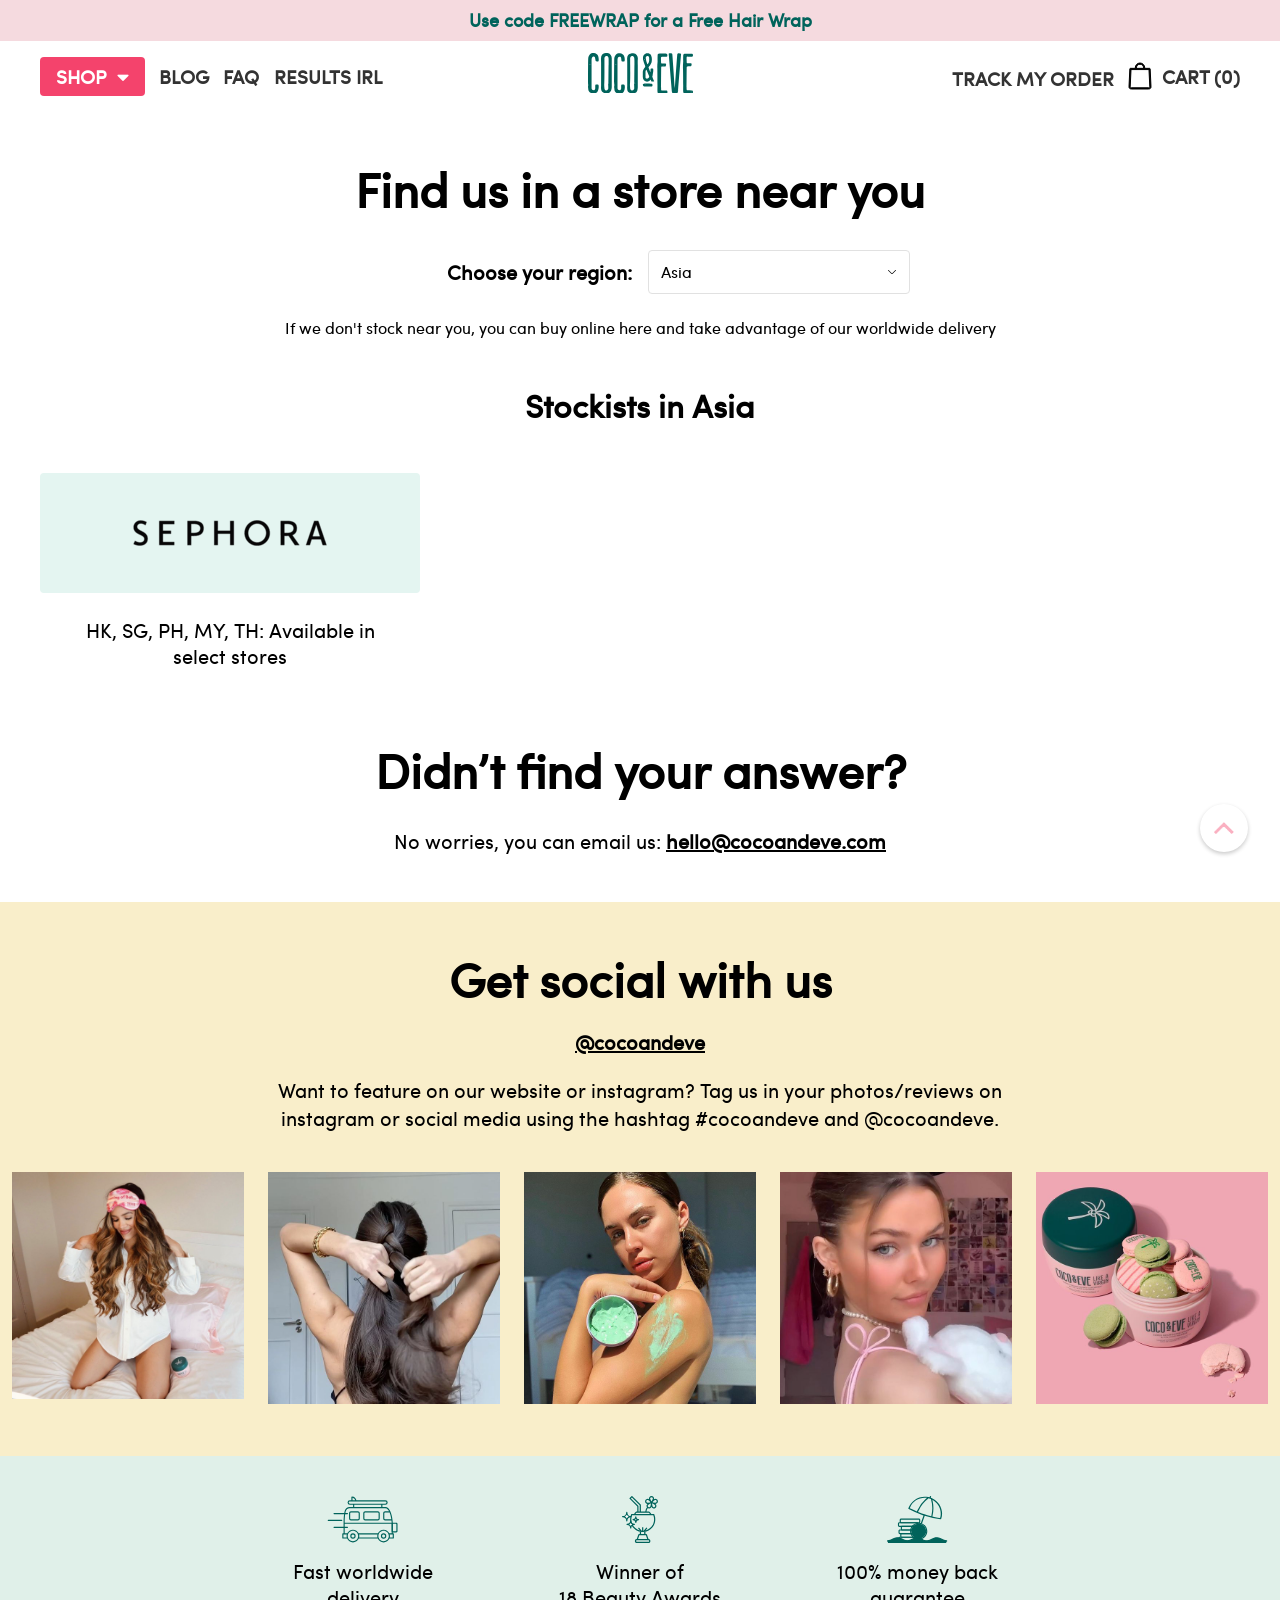
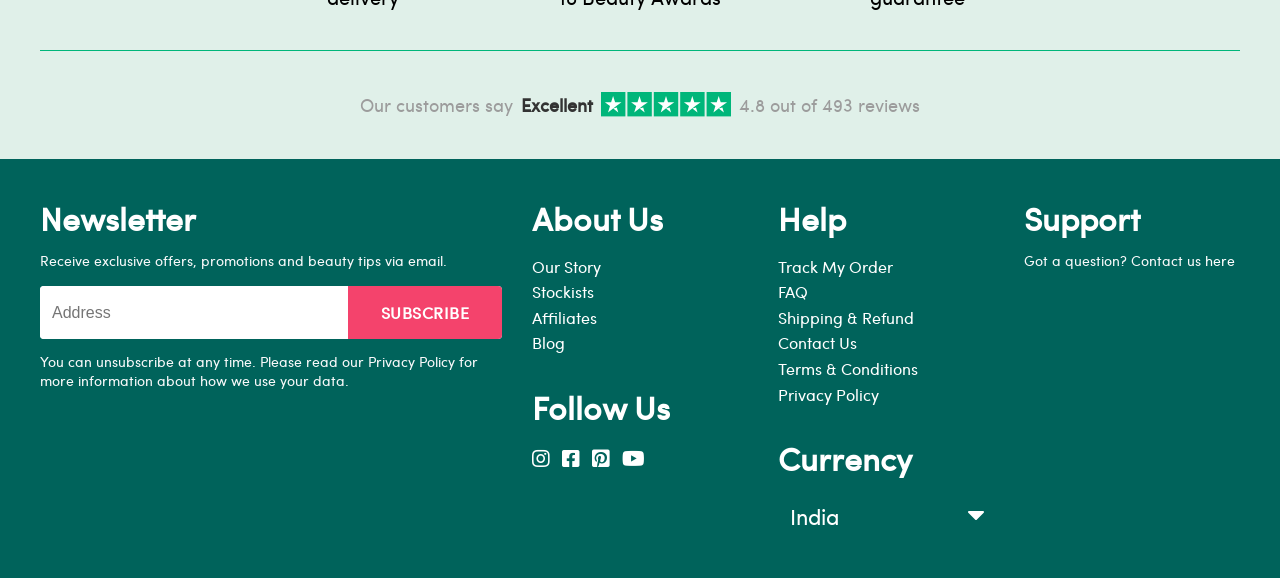
<file: stockist.html>
<!DOCTYPE html>
<html lang="en">
  <head>
    <meta charset="utf-8" />
    <meta http-equiv="X-UA-Compatible" content="IE=edge" />
    <!-- <meta http-equiv="refresh" content="5; url=https://www.google.com/" />     -->
    <meta name="description" content="Coco & Eve" />
    <meta name="keywards" content="Coco & Eve" />
    <meta name="author" content="Codeclouds" />
    <meta
      name="viewport"
      content="width=device-width,initial-scale=1.0,maximum-scale=1.0,user-scalable=no"
    />
    <title>Award Winning Bali Beauty Products - Natural &amp; Effective
      &VerticalLine; Coco & Eve</title>

    <!--css file-->
    <!-- <link rel="stylesheet" href="css/aos.css" />   // use scss files -->
    <link rel="stylesheet" href="css/slick.css" />
    <link rel="stylesheet" href="css/slick-theme.css" />
    <link rel="stylesheet" href="./css/style.css" />
        <link rel="stylesheet" href="./css/custom.css" />

    <link rel="shortcut icon" href="./images/favicon.ico" type="image/x-icon" />
  </head>
  <body>
    <!--preloader start-->
    <div id="preloader"><div id="loader"></div></div>

    
    <!--top-header section-->
    <section class="top_header bg-primary-light">
      <div class="container">
        <p><a href="#">Use code FREEWRAP for a Free Hair Wrap</a></p>
      </div>
    </section>


    <!--header section-->
    <header class="header smart-scroll">
      <div class="container header_wrap">

        <!-- menu box left -->
        <div class="header_menu_left">
          <div class="open-nav-menu">
            <span></span>
          </div>         
          <div class="menu-overlay">
            <div class="close-nav-menu">
              <i class="fas fa-times"></i>
            </div>
          </div>
          <!-- navigation menu start -->
          <nav class="nav-menu">
            
            <!--menu mob-->
            <ul class="menu menu-mob">
              <li class="menu-item">
                <a href="#">
                  <button type="button" class="btn btn-primary btn-sm w-100" tabindex="0">Shop All</button>
                </a>
              </li>
              <li class="menu-item menu-item-has-children">
                <a href="#" data-toggle="sub-menu" class="list_menu">
                  <img src="images/megamenu-hair-scrub.jpg" alt="megamenu-hair-scrub" class="sub-menu-img">
                  <span class="right">
                    <span style="color: #00635b;"><small>Haircare</small><br> Like a Virgin</span> <i class="fas fa-angle-down"></i>
                  </span>
                </a>
                <ul class="sub-menu">
                  <li class="menu-item"><a href="#">Nourishing Hair Masque</a></li>
                  <li class="menu-item"><a href="#">Deep Clean Scalp Scrub</a></li>
                  <li class="menu-item"><a href="#">Healthy Hair Bundle</a></li>
                  <li class="menu-item"><a href="#">That's A Wrap Bundle</a></li>
                  <li class="menu-item"><a href="#">Hair Heroes Gift Set</a></li>
                  <li class="menu-item"><a href="#">Hair Kits &amp; Gifts</a></li> 
                  <li class="menu-item"><a href="#"><b>Shop all Hair</b></a></li> 
                </ul>
              </li>
              <li class="menu-item menu-item-has-children">
                <a href="#" data-toggle="sub-menu" class="list_menu">
                  <img src="images/megamenu-tan.jpg" alt="megamenu-tan.jpg" class="sub-menu-img">
                  <span class="right">
                    <span style="color: #ae2573;"><small>Self Tanner</small><br> Sunny Honey</span> <i class="fas fa-angle-down"></i>
                  </span>
                </a>
                <ul class="sub-menu">
                  <li class="menu-item"><a href="#">Bali Bronzing Bundle</a></li>
                      <li class="menu-item"><a href="#">Bali Bronzing Foam</a></li>
                      <li class="menu-item"><a href="#">Tanning Goddess Kit</a></li>
                      <li class="menu-item"><a href="#">Bronzing Face Drops</a></li>
                      <li class="menu-item"><a href="#">Deluxe Vegan Kabuki Brush</a></li>
                      <li class="menu-item"><a href="#">Velvet Tanning Mitt</a></li> 
                  <li class="menu-item"><a href="#"><b>Shop all Tan</b></a></li> 
                </ul>
              </li>    
              <li class="menu-item menu-item-has-children">
                <a href="#" data-toggle="sub-menu" class="list_menu">
                  <img src="images/Nav_Body.jpg" alt="Nav_Body" class="sub-menu-img">
                  <span class="right">
                    <span style="color: #213e7b;"><small>Bodycare</small><br> Glow Figure</span> <i class="fas fa-angle-down"></i>
                  </span>
                </a>
                <ul class="sub-menu">
                  <li class="menu-item"><a href="#">Bali Bod Bundle</a></li>
                  <li class="menu-item"><a href="#">Bali Buffing Sugar</a></li>
                  <li class="menu-item"><a href="#">Bounce Body Masque</a></li>
                  <li class="menu-item"><a href="#">Body Moisture Whip</a></li>
                  <li class="menu-item"><a href="#">Jelly Massage Mitt</a></li>
                  <li class="menu-item"><a href="#">Smooth-on Shell Scoop</a></li>
                  <li class="menu-item"><a href="#"><b>Shop all Hair</b></a></li> 
                </ul>
              </li>
              <li class="menu-item menu-item-has-children">
                <a href="#" data-toggle="sub-menu" class="list_menu">
                  <img src="images/Nav_ShopAll.jpg" alt="Nav_ShopAll" class="sub-menu-img">
                  <span class="right">
                    <span><small>Bundles</small><br> Value Kits</span> <i class="fas fa-angle-down"></i>
                  </span>
                </a>
                <ul class="sub-menu">
                  <li class="menu-item"><a href="#">Healthy Hair Bundle</a></li>
                  <li class="menu-item"><a href="#">That's A Wrap Bundle</a></li>
                  <li class="menu-item"><a href="#">Bali Bod Bundle</a></li>
                  <li class="menu-item"><a href="#">Taste of the Tropics Kit</a></li>
                  <li class="menu-item"><a href="#">Shop all Products</a></li>
                  <li class="menu-item"><a href="#">Shop all Kits & Gifts</a></li>
                  <li class="menu-item"><a href="#"><b>Shop all Hair</b></a></li> 
                </ul>
              </li>
              <li class="menu-item">
                <a href="#">Track My Order</a>
              </li>
              <li class="menu-item">
                <a href="blog.html">Blog</a>
              </li>
              <li class="menu-item">
                <a href="#">Faq</a>
              </li>
              <li class="menu-item">
                <a href="#">Results IRL</a>
              </li>
              <li class="menu-item menu-item-has-children">
                <a href="#" data-toggle="sub-menu"
                  >Info <i class="fas fa-angle-down"></i></a>
                <ul class="sub-menu">
                  <li class="menu-item">
                    <a href="#">Shipping & Refund</a>
                  </li>
                  <li class="menu-item">
                    <a href="terms-and-conditions.html">Terms & Conditions</a>
                  </li>               
                  <li class="menu-item">
                    <a href="privacy-policy.html">Privacy Policy</a>
                  </li> 
                  <li class="menu-item">
                    <a href="contact-us.html">Contact Us</a>
                  </li> 
                </ul>
              </li>  
              <li class="menu-item menu-item-has-children">
                <a href="#" data-toggle="sub-menu"
                  >ROW (USD) <i class="fas fa-angle-down"></i></a>
                <ul class="sub-menu">
                  <li class="menu-item">
                    <a href="#">United Kingdom (GBP)</a>
                  </li>
                  <li class="menu-item">
                    <a href="#">USA (USD)</a>
                  </li>               
                  <li class="menu-item">
                    <a href="#">Canada (CAD)</a>
                  </li> 
                  <li class="menu-item">
                    <a href="#">Australia (AUD)</a>
                  </li> 
                  <li class="menu-item">
                    <a href="#">Europe (EUR)</a>
                  </li> 
                  <li class="menu-item">
                    <a href="#">Rest of the World (USD)</a>
                  </li> 
                </ul>
              </li>  
            </ul>

            <!--menu desktop-->
            <ul class="menu menu-desktop">
              <li class="menu-item menu-item-has-children">
                <a href="#" data-toggle="sub-menu"
                  >Shop <i class="fas fa-caret-down"></i></a>
                <ul class="sub-menu">
                  <div class="sub-menu_wrap">
                    <ul class="list list1">
                      <li class="menu-item"><a href="#">hair</a></li>
                      <li class="menu-item"><a href="#">Nourishing Hair Masque</a></li>
                      <li class="menu-item"><a href="#">Deep Clean Scalp Scrub</a></li>
                      <li class="menu-item"><a href="#">Healthy Hair Bundle</a></li>
                      <li class="menu-item"><a href="#">That's A Wrap Bundle</a></li>
                      <li class="menu-item"><a href="#">Hair Heroes Gift Set</a></li>
                      <li class="menu-item"><a href="#">Hair Kits &amp; Gifts</a></li>
                      <li class="menu-item"><a href="#"><img src="images/megamenu-hair-scrub.jpg" alt="megamenu-hair-scrub"></a></li>
                    </ul>
                    <ul class="list list2">
                      <li class="menu-item"><a href="#">Tan</a></li>
                      <li class="menu-item"><a href="#">Bali Bronzing Bundle</a></li>
                      <li class="menu-item"><a href="#">Bali Bronzing Foam</a></li>
                      <li class="menu-item"><a href="#">Tanning Goddess Kit</a></li>
                      <li class="menu-item"><a href="#">Bronzing Face Drops</a></li>
                      <li class="menu-item"><a href="#">Deluxe Vegan Kabuki Brush</a></li>
                      <li class="menu-item"><a href="#">Velvet Tanning Mitt</a></li>
                      <li class="menu-item"><a href="#"><img src="images/megamenu-tan.jpg" alt="megamenu-hair-scrub"></a></li>
                    </ul>                     
                    <ul class="list list3">
                      <li class="menu-item"><a href="#">Body</a></li>
                      <li class="menu-item"><a href="#">Bali Bod Bundle</a></li>
                      <li class="menu-item"><a href="#">Bali Buffing Sugar</a></li>
                      <li class="menu-item"><a href="#">Bounce Body Masque</a></li>
                      <li class="menu-item"><a href="#">Body Moisture Whip</a></li>
                      <li class="menu-item"><a href="#">Jelly Massage Mitt</a></li>
                      <li class="menu-item"><a href="#">Smooth-on Shell Scoop</a></li>
                      <li class="menu-item"><a href="#"><img src="images/Nav_Body.jpg" alt="megamenu-hair-scrub"></a></li>
                    </ul>
                    <ul class="list list4">
                      <li class="menu-item"><a href="#">Bundles</a></li>
                      <li class="menu-item"><a href="#">Healthy Hair Bundle</a></li>
                      <li class="menu-item"><a href="#">That's A Wrap Bundle</a></li>
                      <li class="menu-item"><a href="#">Bali Bod Bundle</a></li>
                      <li class="menu-item"><a href="#">Taste of the Tropics Kit</a></li>
                      <li class="menu-item"><a href="#">Shop all Products</a></li>
                      <li class="menu-item"><a href="#">Shop all Kits & Gifts</a></li>
                      <li class="menu-item"><a href="#"><img src="images/Nav_ShopAll.jpg" alt="megamenu-hair-scrub"></a></li>
                    </ul>
                  </div>                  
                </ul>
              </li>      
              <li class="menu-item">
                <a href="blog.html">Blog</a>
              </li>
              <li class="menu-item">
                <a href="#">Faq</a>
              </li>
              <li class="menu-item">
                <a href="#">Results IRL</a>
              </li>
            </ul>

          </nav>
          <!-- navigation menu end -->
        </div>

        <!--logo box-->
        <div class="logo">
          <a href="index.html">
            <svg xmlns="http://www.w3.org/2000/svg" enable-background="new 0 0 100.4 38.8" viewBox="0 0 100.4 38.8"><g fill="#00635b"><path clip-rule="evenodd" d="m60.2 29.3c-1.2 0-2.3 0-3.5-.1-.5 0-3.8-.4-4.2.7-.1.3-.1.5 0 .8.1.9.5 1.3 1.3 1.3h2.9 3.7c1 0 1.3-.4 1.3-1.4-.1-1-.3-1.3-1.5-1.3zm-4.8.7c-.1.1-.2 0-.3-.1.1-.1.2-.2.3-.1z" fill-rule="evenodd"></path><path d="m63 26.6c-.6-1.3-1.1-2.6-1.5-3.9v-.3l.2-.5c.1-.2.1-.3.1-.5.1-.7.2-1.3.3-2 0-.2 0-.4.1-.6 0-.2.1-.5.1-.7.1-.4.1-.8.1-1.3v-.8c0-.1 0-.3 0-.4v-.1c0-.2-.1-.4-.2-.5-.2-.1-.5-.1-.8-.1h-.8c-.2 0-.4 0-.6.1s-.2.4-.2.4v.2.4.8c0 .5 0 .9-.1 1.4 0 0-.1-.1-.2-.3-.4-.8-.9-2-1.5-3.7-.1-.2-.1-.4-.1-.6 0 0 0-.1.3-.5 1.9-2.1 2.8-4.1 2.8-5.8l.1-1.1-.1-1.3c0-.6-.1-1.3-.4-1.9-.1-.5-.3-1-.6-1.4-.8-1-2-1.5-3.2-1.4-1.2-.1-2.4.5-3.2 1.5-.7.9-1.1 2-1 3.2v.4c-.1.3-.1.6 0 .9.5 2.1 1.2 4.1 2 6v.1c.1.2.1.5.1.8 0 .2-.1.4-.2.5-1.4 1.7-2.1 3.2-2.1 4.5v4.8c0 1.2.4 2.3 1.1 3.2.8.8 1.9 1.3 3 1.3s2.2-.5 2.9-1.3c.1-.1.2-.2.2-.3l.1-.2.1-.1h.1l.1.1v.1l.1.2.1.2c0 .1 0 .2.1.3 0 .1.1.2.1.3.1.3.4.5.9.5h1.5c.4 0 .5-.3.5-.4zm-8.8-19.9-.2.1c-.1-.1-.3-.1-.4-.2v-.2l.2-.1c.1 0 .3.1.4.1zm1.5-3.3c.5-.6 1.5-.7 2.1-.2l.2.1c.3.4.5.9.5 1.4v2.7c-.1 1-.4 2-1.1 2.8-.3.4-.4.5-.5.5s-.2 0-.3-.3c-.7-1.8-1.2-3.7-1.4-5.6 0-.6.2-1.1.5-1.4zm2.5 20.1c-.4.6-1.1 1.1-1.8 1.1-.4 0-.8-.1-1.1-.4-.3-.5-.4-1-.3-1.6v-4.6c0-.6.2-1.2.6-1.7.2-.3.3-.3.3-.3s.1 0 .2.4l2.3 5.5c.1.2.1.5.1.7 0 .3-.1.6-.3.9z"></path><path clip-rule="evenodd" d="m70.8 38.7c-1 0-2 0-3 0-.8 0-1.2-.4-1.3-1.3-.1-.7-.1-1.4-.1-2.1.1-1.7 0-19.2-.1-20.9-.1-1.9 0-3.7.2-5.6.1-.9 0-1.7 0-2.6 0-1.5 0-3 .1-4.4 0-.6.5-1.1 1.1-1.1.5-.1 1-.2 1.5-.2h4.4c.5 0 .9.1 1.4.1.4 0 .8.4.8.8.1.4.1.8.1 1.2 0 .5-.3.8-.8.9-.5 0-1 0-1.6 0-.9 0-1.7 0-2.6 0-.5-.1-1 .3-1.1.8v.2c0 .6-.1 1.2 0 1.8 0 .9 0 1.8.1 2.7 0 .8.2 1 1 1h2.9c.5 0 .9.4.9.9v.2c-.1.4-.1.8-.2 1.1 0 .3-.3.6-.6.6-.5 0-1.1.1-1.6.1s-1 0-1.5.1c-.6.1-.8.3-.8.9 0 1.1-.1 18.1-.1 19.2v1.7c0 .5.4 1 .9 1h.2c1.2 0 2.3.1 3.5.1s1.4.2 1.5 1.4c0 1-.3 1.4-1.3 1.4-1.4.1-2.7 0-3.9 0zm1.3-27.2-.2.1.1.4.2-.1z" fill-rule="evenodd"></path><path d="m85.1 36.4.2.1.2-.3-.2-.1z"></path><path d="m88.2.5c-.2 0-.4 0-.6-.1-.9-.2-2 .1-2.2.8-.2 1-2.2 31.8-2.3 32.1 0 .1 0 .3-.1.3s0-.7-.1-1c-.1-.6-2-30.3-2.3-31.6-.1-.5-.8-.7-1.4-.8-.2 0-.4 0-.6 0s-.5 0-.7 0c-.5.1-.7.2-.7.6 0 .5 0 1.1.1 1.6.2 1.2 2.7 33 3.1 35.2.1.6.4.7 1.1.8.4 0 .8.1 1.2.1.6 0 1.3.1 1.9 0 .5 0 1-.2 1.2-.7.2-.7.4-1.3.4-2 0-1.6 2.7-34 2.8-34.7.1-.3-.3-.6-.8-.6z"></path><path d="m79.4 3.2c.1-.1.2-.2.3-.1v.1c-.1.2-.2.1-.3 0z"></path><path d="m95.4 3.5h2.6 1.6c.5 0 .8-.4.8-.8 0-.4 0-.8-.1-1.2 0-.4-.4-.8-.8-.8-.5-.1-.9-.1-1.4-.1-1.5 0-2.9 0-4.4 0-.5 0-1 .1-1.5.2-.6.1-1 .5-1.1 1.1-.1 1.3-.1 2.8-.1 4.2 0 .9.1 1.7 0 2.6-.2 1.9-.2 3.7-.2 5.6.2 1.7.3 19.3.2 20.9 0 .7 0 1.4.1 2.1.1.9.5 1.3 1.3 1.3h3 3.7c1 0 1.4-.4 1.3-1.4 0-1.2-.3-1.4-1.5-1.4s-2.3 0-3.5-.1c-.5.1-1-.3-1.1-.9v-.2c0-.6-.1-1.1 0-1.7 0-1.1.1-18.1.1-19.2 0-.6.2-.8.8-.9.5 0 1 0 1.5-.1.5 0 1.1 0 1.6-.1.3 0 .6-.2.6-.6.1-.4.1-.8.2-1.1.1-.5-.2-1-.6-1.1h-.2c-1 0-1.9 0-2.9 0-.8 0-1-.3-1-1 0-.9 0-1.8-.1-2.7 0-.6 0-1.2 0-1.8 0-.5.4-1 .9-1zm-2.6-1.1-.2-.1.2-.1.2.1zm5.5 34.8.2-.1c.1 0 .3.1.4.1v.3l-.2.1c-.2-.1-.3-.1-.4-.2zm-.4.4.2.1-.2.1-.2-.1z"></path><path clip-rule="evenodd" d="m22.7 11.4c0-2.1 0-4.3 0-6.4 0-1.1-.3-2.2-1-3.1-.9-1.5-2.7-2.2-4.4-1.8-.4.1-.7.1-1.1.1-1.1 0-2.2.6-2.8 1.5-.7 1.1-1 2.4-1 3.7s.1 2.6.1 3.9v21.6.6c-.1 1-.1 2 0 2.9.1 1.3.7 2.5 1.8 3.2 1.3.9 2.8 1.2 4.3.9 1.6-.2 2.9-1.2 3.5-2.7.4-.9.6-2 .6-3 0-1.8 0-19.5 0-21.4zm-3.2 16.3c-.2.9-.3 1.8-.2 2.8 0 1 .1 2 .1 3 .1.8-.3 1.6-.9 2-.1.1-.2.1-.3.2-.9.3-2-.1-2.3-1.1-.1-.4-.2-.8-.2-1.2-.1-.9-.2-1.8-.2-2.7 0-.2 0-.4 0-.5.3-1.3.2-18.6.2-20 0-.8 0-1.7 0-2.5 0-.9 0-1.8 0-2.6 0-.7.3-1.4.9-1.9.2-.2.5-.3.8-.4 1-.2 1.9.4 2.1 1.4.1.5.2 1 .2 1.5v2.2 3.3c-.1.2-.1 16.3-.2 16.5zm.4 1.5c-.1-.1-.2-.2-.2-.4 0-.1.1-.2.2-.4h.1c.1.1.3.3.2.4s-.1.3-.3.4z" fill-rule="evenodd"></path><path clip-rule="evenodd" d="m47.6 11.4v21.6c0 1-.2 2-.5 3-.6 1.5-1.9 2.5-3.5 2.7-1.5.3-3.1 0-4.3-.9-1.1-.7-1.8-1.9-1.8-3.2-.1-1-.1-2 0-2.9 0-.2 0-.4 0-.6 0-1.9 0-19.7 0-21.6 0-1.3 0-2.6-.1-3.9s.3-2.6 1-3.6c.6-.9 1.7-1.5 2.8-1.6.4 0 .7-.1 1.1-.1 1.7-.4 3.5.3 4.4 1.8.6.9 1 2 1 3.1-.2 1.9-.2 4-.1 6.2zm-3.2-3.5c0-.7 0-1.5-.1-2.2 0-.5-.1-1-.2-1.5-.2-1-1.2-1.6-2.1-1.4-.3.1-.6.2-.8.4-.6.5-.9 1.2-.9 1.9v4.4.7c.1 1.4.2 18.6-.2 20v.5c.1.9.1 1.8.2 2.7 0 .4.1.8.2 1.2.5.9 1.5 1.4 2.5 1.1.1 0 .2-.1.3-.2.7-.5 1-1.2.9-2 0-1-.1-2.1-.1-3.1-.1-.9 0-1.8.2-2.7.1-.2.1-16.3.1-16.5 0-1.1 0-2.2 0-3.3zm.4 20.6h-.1c-.1.1-.1.2-.1.4s0 .4.2.3.3-.2.3-.3c0-.2-.2-.3-.3-.4z" fill-rule="evenodd"></path><path clip-rule="evenodd" d="m34.1 30.1c-.4-.1-.8-.1-1.2 0-.9.1-1.2.4-1.2 1.3v2.2c0 .5-.1 1.1-.5 1.5-.4.5-1.1.6-1.6.4-.7-.2-1.2-.7-1.3-1.4-.1-.4-.1-.8-.1-1.2 0-2.6 0-21.2 0-23.8 0-.8 0-1.6 0-2.4s.1-1.5.4-2.2l.1-.2c.4-.8 1.4-1 2.2-.6.4.3.7.8.8 1.3.1.8.2 1.6.3 2.4 0 .4.3.6.7.7s.8.1 1.3.1h.2c.6 0 1-.6.9-1.1.1-1 0-2-.2-3-.2-1.2-.9-2.3-1.9-3-.7-.5-1.5-.8-2.4-.8-1.5-.2-2.9.3-4 1.3-1 1.1-1.5 2.5-1.5 3.9-.1 2.3-.1 20.6-.1 22.9 0 .5 0 1 .1 1.5s.1 1.1 0 1.6c-.1.4-.2.8-.1 1.3.1.8.2 1.7.3 2.5.2 1.3 1 2.4 2.1 3 1.3.7 2.7.9 4.1.5 1.3-.2 2.4-1 2.9-2.2.8-1.8 1-3.7.7-5.6-.2-.6-.6-.9-1-.9zm-7.4-18.8c-.3 0-.4-.2-.3-.6.4 0 .6.1.6.4-.1.1-.2.2-.3.2z" fill-rule="evenodd"></path><path clip-rule="evenodd" d="m9.3 30.1c-.4-.1-.8-.1-1.2 0-.9.1-1.2.4-1.2 1.3v2.2c0 .5-.1 1.1-.5 1.5-.4.5-1.1.6-1.6.4-.7-.2-1.2-.7-1.3-1.4-.1-.4-.1-.8-.1-1.2 0-2.6 0-21.2 0-23.8 0-.4 0-.8 0-1.2s0-.8 0-1.2c0-.8.1-1.5.4-2.2 0-.1.1-.2.1-.3.5-.7 1.4-1 2.2-.5.4.3.7.8.7 1.3.2.7.3 1.5.4 2.2 0 .4.3.6.7.7s.8.2 1.2.2h.2c.6 0 1-.6.9-1.1.1-1 0-2-.2-3-.2-1.2-.9-2.3-1.9-3-.7-.5-1.5-.8-2.4-.9-1.5-.2-2.9.3-4 1.3-1 1.1-1.5 2.5-1.5 3.9-.2 2.4-.1 20.6-.2 23 0 .5 0 1 .1 1.5s.1 1.1 0 1.6c-.1.4-.1.8-.1 1.2.1.8.2 1.7.3 2.5.2 1.3 1 2.4 2.1 3 1.3.7 2.7.9 4.1.5 1.3-.2 2.4-1 2.9-2.2.8-1.8 1-3.7.7-5.6 0-.4-.4-.7-.8-.7zm-7.4-18.8c-.3 0-.4-.2-.3-.6.4 0 .6.1.6.4-.1.1-.2.2-.3.2z" fill-rule="evenodd"></path></g><path d="m85.3 36.5-.2-.1.2-.3.2.1z" fill="#fff"></path></svg>
          </a>
        </div>

        <!-- menu box right -->
        <div class="header_menu_right">
          <ul class="menu">
            <li class="menu-item"><a href="#">Track My Order</a></li>
            <li class="menu-item" onclick="openbtn()">
              <a href="#">
                <svg xmlns="http://www.w3.org/2000/svg" width="24" height="28" viewBox="0 0 24 28"><path d="M20.389 27H3.613c-.983 0-1.677-.232-2.123-.708-.35-.376-.514-.877-.487-1.484l.834-17.882a.602.602 0 0 1 .598-.58h19.126c.32 0 .583.256.598.58l.838 17.885c.03.607-.135 1.105-.488 1.484-.442.473-1.136.705-2.12.705zM3.009 7.567l-.807 17.302c-.018.393.114.534.158.583.141.15.473.33 1.256.33h16.776c.783 0 1.115-.178 1.256-.33.045-.046.176-.19.158-.58l-.81-17.302H3.009zm4.226-1.678C7.235 3.192 9.373 1 12 1c2.629 0 4.767 2.192 4.767 4.889h-1.196c0-2.022-1.603-3.668-3.57-3.668-1.968 0-3.571 1.646-3.571 3.668z"></path><path fill="none" stroke="#000" d="M20.389 27H3.613c-.983 0-1.677-.232-2.123-.708-.35-.376-.514-.877-.487-1.484l.834-17.882a.602.602 0 0 1 .598-.58h19.126c.32 0 .583.256.598.58l.838 17.885c.03.607-.135 1.105-.488 1.484-.442.473-1.136.705-2.12.705zM3.009 7.567l-.807 17.302c-.018.393.114.534.158.583.141.15.473.33 1.256.33h16.776c.783 0 1.115-.178 1.256-.33.045-.046.176-.19.158-.58l-.81-17.302H3.009zm4.226-1.678C7.235 3.192 9.373 1 12 1c2.629 0 4.767 2.192 4.767 4.889h-1.196c0-2.022-1.603-3.668-3.57-3.668-1.968 0-3.571 1.646-3.571 3.668z"></path></svg>
                <span><span class="mark">Cart</span> (0)</span>
              </a>
            </li>
          </ul>
        </div>
        
        <!--sidebar-->
        <div id="mysidebar" class="sidebar">
          <a href="javascript:void(0)" class="closebtn" onclick="closebtn()">
            <svg xmlns="http://www.w3.org/2000/svg" width="26" height="26" viewBox="0 0 26 26">
              <g transform="rotate(45 13 13)">
                <path d="M-3.25 12.175a.8.8 0 0 1 .8-.8h31.306a.8.8 0 0 1 .8.8v1.65a.8.8 0 0 1-.8.8H-2.45a.8.8 0 0 1-.8-.8z"></path>
              </g>
              <g transform="rotate(-45 13 13)">
                <path d="M29.656 12.175a.8.8 0 0 0-.8-.8H-2.45a.8.8 0 0 0-.8.8v1.65a.8.8 0 0 0 .8.8h31.306a.8.8 0 0 0 .8-.8z"></path>
              </g>
            </svg>
          </a>
          <div class="sidebar_wrap">
            <div class="side_box">
              <h3>Your Cart</h3>
              <ul>
                <li class="cart_table">
                  <div class="span2">
                    <img src="images/Nav_Body.jpg" alt="Nav_Body">
                  </div>
                  <div class="span2">
                    <p>Bali Bod Bundle</p>
                    <div id="field">
                      <button type="button" id="sub" class="sub">
                        <i class="fas fa-minus"></i>
                      </button>                    
                      <input type="number" id="count" value="1" min="1" max="3">
                      <button type="button" id="add" class="add">
                        <i class="fas fa-plus"></i>
                      </button>
                    </div>
                  </div>
                  <div class="text-right">
                    <a href="#">
                      <svg xmlns="http://www.w3.org/2000/svg" width="21" height="27" viewBox="0 0 21 27">
                        <path d="M6.632 23.76L5.526 6.48h1.106l1.105 17.28zm7.736 0h-1.105l1.105-17.28h1.106zM9.948 6.48h1.105v17.28H9.947zM21 4.32h-1.104l-1.027 20.118C18.793 25.875 17.58 27 16.109 27H4.89c-1.471 0-2.684-1.125-2.76-2.563L1.105 4.32H0V3.24h5.526V2.16C5.526.969 6.518 0 7.736 0h5.527c1.219 0 2.21.969 2.21 2.16v1.08H21zM6.632 3.24h7.736V2.16c0-.597-.494-1.08-1.105-1.08H7.737c-.61 0-1.105.483-1.105 1.08zm12.157 1.08H2.211l1.024 20.062c.045.862.773 1.538 1.655 1.538h11.22c.881 0 1.61-.676 1.655-1.538z"></path>
                      </svg>
                    </a>
                    <p class="price"><span class="mark">$32.20</span></p>
                  </div>
                </li>
              </ul>
              <div class="subtotal_box">
                <p class="sub">Subtotal <span>$99.30</span></p>
                <p class="sub">Shipping <span>$4.99</span></p>
                <p><a href="#" id="promo">+ Apply a promo code</a></p>
                <form class="form_container" id="promo_box">
                  <div class="form_row col3">
                    <div class="form-group span2">
                      <label for="Address" class="sr-only">Address</label>
                      <input type="text" class="form-control" placeholder="Address">
                      <small class="error-msg">This is a required field.</small>
                    </div>
                    <div class="form-group">
                      <a href="#" class="btn btn-primary btn-sm">subscribe</a>
                    </div>
                  </div>
                </form>
                <p class="sub total">Total <span>$99.30</span></p>              
              </div>
              <div class="sidebar_list">
                <div>
                  <img src="images/icon7.png" alt="icon7">
                  <span>Fast worldwide delivery</span>
                </div>
                <div>
                  <img src="images/icon8.png" alt="icon8">
                  <span>Winner of 18 Beauty Awards</span>
                </div>
                <div>
                  <img src="images/icon9.png" alt="icon9">
                  <span>100% money back guarantee</span>
                </div>
              </div>
              <div class="cart-drawer">
                <div class="shopify-icon">
                  <svg xmlns="http://www.w3.org/2000/svg" width="114" height="34" viewBox="0 0 114 34">
                    <defs>
                      <clipPath id="2ufra">
                        <path fill="#fff" d="M5.54 0h102.92c2.507 0 4.54 1.458 4.54 3.255v27.49c0 1.797-2.033 3.255-4.54 3.255H5.54C3.034 34 1 32.542 1 30.745V3.255C1 1.458 3.033 0 5.54 0z"></path>
                      </clipPath>
                    </defs>
                    <path fill="#fff" d="M6 0h102c2.762 0 5 1.586 5 3.542v26.916c0 1.956-2.238 3.542-5 3.542H6c-2.761 0-5-1.586-5-3.542V3.542C1 1.586 3.239 0 6 0"></path>
                    <path fill="none" stroke="#d2d0cc" stroke-miterlimit="20" stroke-width="2" d="M5.54 0h102.92c2.507 0 4.54 1.458 4.54 3.255v27.49c0 1.797-2.033 3.255-4.54 3.255H5.54C3.034 34 1 32.542 1 30.745V3.255C1 1.458 3.033 0 5.54 0z" clip-path="url(&quot;#2ufra&quot;)"></path>
                    <path d="M62.262 12.39a2.08 2.08 0 0 1 1.289 1.686c0 1.407-1.16 2.186-2.778 2.186A3.45 3.45 0 0 1 59 15.828l.443-1.254c.456.234.959.366 1.474.387.508 0 .782-.268.782-.602 0-.319-.196-.534-.743-.843a1.962 1.962 0 0 1-1.187-1.624c0-1.24 1.089-2.124 2.66-2.124a2.689 2.689 0 0 1 1.517.295l-.418 1.254a3.035 3.035 0 0 0-1.122-.244c-.508 0-.834.231-.834.588 0 .282.234.486.69.73zm6.44-2.635c.94 0 1.476.603 1.476 1.602a6.428 6.428 0 0 1-.13 1.152l-.705 3.65h-1.8l.678-3.534c.052-.257.08-.518.08-.781 0-.385-.155-.654-.559-.654-.574 0-1.187.72-1.421 1.882l-.6 3.087h-1.799l1.747-9.03h1.796l-.69 3.549.026.013a2.453 2.453 0 0 1 1.904-.935zm5.548.001a2.4 2.4 0 0 1 .289.007c1.293.105 2.253 1.21 2.144 2.464 0 2.19-1.435 4.06-3.56 4.06-.1.005-.202.003-.304-.004-1.3-.1-2.274-1.204-2.17-2.467 0-2.14 1.434-4.06 3.598-4.06zm-.887 5.174c.953 0 1.487-1.661 1.484-2.753 0-.521-.208-1.063-.847-1.063-.979 0-1.513 1.652-1.513 2.663 0 .64.26 1.153.874 1.153zm7.928-5.17c1.317 0 1.852 1.062 1.852 2.253 0 2.151-1.382 4.276-3.495 4.276a2.12 2.12 0 0 1-1.056-.232h-.039l-.496 2.612h-1.799l1.253-6.466c.147-.778.269-1.56.364-2.345h1.588l-.104.948h.026a2.48 2.48 0 0 1 1.905-1.05zm-1.723 5.195c1.006 0 1.696-1.626 1.696-2.766 0-.474-.17-.973-.718-.973-.623 0-1.212.731-1.421 1.832l-.3 1.651c.208.17.471.26.743.256zm6.14-7.735l.09.001a.843.843 0 0 1 .805.883v.066c-.018.548-.489.977-1.051.959h-.026a.816.816 0 0 1-.843-.884v-.01a1.02 1.02 0 0 1 1.024-1.015zm-1.303 2.676h1.807L84.99 16.16h-1.793zm6.394-.01v-.003zm0 0l-.247 1.33h-1.24l-.951 4.943h-1.8l.952-4.942h-.834l.259-1.333h.836l.052-.294a3.329 3.329 0 0 1 1.043-1.998 2.702 2.702 0 0 1 1.76-.59c.335-.015.667.038.979.156l-.352 1.383a1.921 1.921 0 0 0-.574-.09c-.6 0-.965.538-1.069 1.14l-.065.294zm4.33.008H97l-2.204 4.637a11.88 11.88 0 0 1-2.36 3.508A4.131 4.131 0 0 1 90.68 19l-.49-1.499a3.878 3.878 0 0 0 1.015-.5c.41-.272.745-.636.98-1.062a.37.37 0 0 0 .038-.294l-1.083-5.75h1.892s.408 3.813.442 4.303h.024c.506-1.518 1.63-4.299 1.63-4.299z"></path>
                    <path d="M67.89 25.238a2 2 0 0 1-.014.171c-.114.993-.959 1.697-1.886 1.574-.982.103-1.863-.646-1.99-1.694l.976-.138.001.058c.036.563.491.99 1.017.95a.749.749 0 0 0 .078.007c.44.012.805-.359.817-.83 0-.528-.264-.74-1.045-.944-1.133-.284-1.681-.741-1.681-1.759 0-.952.698-1.62 1.787-1.62.886-.114 1.694.546 1.826 1.49l-.947.138c-.05-.476-.44-.826-.886-.798-.533 0-.818.274-.818.71 0 .447.194.658 1.007.87 1.096.284 1.757.683 1.757 1.815zm1.289 1.675v-5.83h3.209v.872h-2.195V23.5h1.773v.827h-1.773v1.717h2.313v.872h-3.328zm8.674-1.821v-.001zm0 0c-.143 1.113-1.048 1.932-2.096 1.896-1.457 0-2.298-1.026-2.298-2.687v-.61a2.503 2.503 0 0 1-.01-.247c.01-1.353 1.043-2.443 2.308-2.431 1.03-.096 1.944.712 2.05 1.815l-1.022.146c-.002-.607-.465-1.097-1.031-1.094-.752 0-1.233.642-1.233 1.79v.632c0 1.156.451 1.79 1.24 1.79.6-.016 1.09-.514 1.138-1.154zm5.195-4.01v3.705c.018.16.02.32 0 .48-.122 1.08-1.038 1.85-2.045 1.718a1.69 1.69 0 0 1-.42 0c-.986-.127-1.692-1.088-1.573-2.148v-3.755h1.026v3.693c0 .929.277 1.327.981 1.327.674 0 1.011-.358 1.011-1.376v-3.64zm1.487.002h1.827c1.183 0 1.92.514 1.92 1.664v.122c.042.708-.41 1.34-1.059 1.483l1.336 2.565H87.46l-1.222-2.39h-.687v2.39h-1.016zm1.81 2.669c.608 0 .924-.276.924-.871v-.114c0-.611-.338-.83-.916-.83h-.804v1.819zm3.327-2.67h3.208v.87h-2.195v1.544h1.773v.825h-1.773v1.71H93v.871h-3.328z"></path>
                    <path fill="#95bf47" d="M31.768 10.043C31.78 10.15 34 25.608 34 25.608L28.556 27 16 24.764s1.498-11.929 1.553-12.348c.075-.557.093-.574.666-.76l1.945-.62a8.339 8.339 0 0 1 1.11-2.964c.799-1.305 1.782-2.04 2.77-2.07a1.58 1.58 0 0 1 1.344.612c.054-.004.106-.01.16-.01a2.059 2.059 0 0 1 1.833 1.298c.118.236.216.484.291.738l.61-.194a.488.488 0 0 1 .446.058l1.334 1.338s1.452.022 1.525.029a.2.2 0 0 1 .18.17zM27.034 8.84c-.158-.521-.522-1.394-1.265-1.54.2.595.3 1.22.298 1.85l.967-.31zm-1.622.52a4.999 4.999 0 0 0-.326-1.98 2.116 2.116 0 0 0-.712.534 5.16 5.16 0 0 0-1.058 2.115zm-1.346-2.687c-1.522.048-2.856 2.506-3.196 4.144l1.722-.55a6.014 6.014 0 0 1 1.3-2.812c.22-.249.48-.457.768-.616a.99.99 0 0 0-.594-.162z"></path>
                    <path fill="#5e8e3e" d="M31.782 9.403a139.15 139.15 0 0 0-1.401-.028c-.701-.01-1.116-1.179-1.226-1.296A.27.27 0 0 0 29 8v18l5-1.348s-2.04-14.98-2.05-15.086a.189.189 0 0 0-.165-.167z"></path>
                    <path fill="#fff" d="M26 12.24l-.611 2.466a3.246 3.246 0 0 0-1.492-.28c-1.188.083-1.2.89-1.188 1.09.064 1.105 2.76 1.346 2.91 3.933.12 2.034-1.003 3.426-2.615 3.535-1.103.104-2.195-.296-3.004-1.1l.41-1.882a3.567 3.567 0 0 0 1.93.814c.423-.012.756-.388.744-.839l-.002-.04c-.085-1.44-2.278-1.355-2.417-3.72-.117-1.992 1.096-4.01 3.773-4.193a3.064 3.064 0 0 1 1.559.212z"></path>
                    <path fill="#d2d0cc" d="M45 29h1V6h-1z"></path>
                  </svg>
                </div>
                <img src="images/cart.png" alt="cart" class="cart">
              </div>
              <p class="text-center got">Got a question? Email us at: <a href="#">hello@cocoandeve.com</a></p>            
            </div>  
            <div class="sidebar_btn">
              <a href="#" class="btn btn-primary w-100">Secure Checkout</a>
            </div> 
          </div>
        </div>
        
      </div>
    </header>
    
    <!--content section-->
    <div class="section_content find_wrap">
      <div class="container container-sm">
        <div class="section_content_wrap">
          <h2 class="text-center">Find us in a store near you</h2>
          <div class="find_box">
            <div><p>Choose your region:</p></div>
            <div>
              <select class="form-control">
                <option>Asia</option>
                <option>USA</option>
                <option>Europe</option>
              </select>
            </div>
          </div>
          <p class="text-center">If we don't stock near you, you can buy online here and take advantage of our worldwide delivery</p>
        </div>
      </div>      
    </div>

    <!--Stockists section-->
    <section class="section_stockists">
      <div class="container">
        <h3 class="text-center">Stockists in Asia</h3>
        <div class="section_stockists_wrap">
          
          <!--box-1-->
          <div class="box">
            <div class="box_img">
              <img src="images/stockists1.png" alt="stockists1">
            </div>
            <div class="box_content">
              <p>HK, SG, PH, MY, TH: Available in select stores</p>
            </div>
          </div>

        </div>
      </div>
    </section>

    
    
    <!--content section-->
    <div class="section_content">
      <div class="container">
        <div class="section_content_wrap">
          <h2 class="text-center">Didn’t find your answer?</h2>
          <p class="text-center">No worries, you can email us: <a href="#">hello@cocoandeve.com</a></p>
        </div>
      </div>      
    </div>

    <!--get section-->
    <section class="section_get bg-light-shade2">
      <div class="container container-sm section_content text-center">
        <h2>Get social with us</h2>
        <p><b><a href="#">@cocoandeve</a></b></p>
        <p>Want to feature on our website or instagram? Tag us in your photos/reviews on instagram or social media using the hashtag #cocoandeve and @cocoandeve.</p>
      </div>
      <div class="section_get_slider">
        <div class="slider center4">

          <!--slider-1-->
          <div>
            <div class="img_box">
              <img src="images/get-slider1.jpg" alt="get-slider1">
            </div>
          </div>

          <!--slider-2-->
          <div>
            <div class="img_box">
              <img src="images/get-slider2.jpg" alt="get-slider2">
            </div>
          </div>

          <!--slider-3-->
          <div>
            <div class="img_box">
              <img src="images/get-slider3.jpg" alt="get-slider3">
            </div>
          </div>

          <!--slider-4-->
          <div>
            <div class="img_box">
              <img src="images/get-slider4.jpg" alt="get-slider4">
            </div>
          </div>

          <!--slider-5-->
          <div>
            <div class="img_box">
              <img src="images/get-slider5.jpg" alt="get-slider5">
            </div>
          </div>

        </div>
      </div>
    </section>
    
    <!--service section-->
    <section class="section_service bg-light-shade1">
      <div class="container">
          <div class="service_box">
              <div class="container-sm service_box_inner">
                  <div>
                      <svg xmlns="http://www.w3.org/2000/svg" id="icon" width="72" height="47" viewBox="0 0 72 48">
                          <g>
                              <g>
                                  <g>
                                      <path class="s2" d="M25.744 38.17a2.752 2.752 0 0 1 2.743 2.755 2.752 2.752 0 0 1-2.743 2.754A2.752 2.752 0 0 1 23 40.925a2.752 2.752 0 0 1 2.744-2.755m0 4.339a1.58 1.58 0 0 0 1.572-1.584 1.58 1.58 0 0 0-1.572-1.584 1.58 1.58 0 0 0-1.573 1.584 1.58 1.58 0 0 0 1.573 1.584"></path>
                                  </g>
                                  <g>
                                      <path class="s2" d="M57.034 38.17a2.752 2.752 0 0 1 2.743 2.755 2.752 2.752 0 0 1-2.743 2.754 2.752 2.752 0 0 1-2.744-2.754 2.752 2.752 0 0 1 2.744-2.755m0 4.339a1.58 1.58 0 0 0 1.572-1.584 1.58 1.58 0 0 0-1.572-1.584c-.867 0-1.574.71-1.574 1.584 0 .873.707 1.584 1.574 1.584"></path>
                                  </g>
                                  <g></g>
                                  <g>
                                      <path class="s2" d="M66.948 38.094c.323 0 .585.263.585.586v4.233a.585.585 0 0 1-.585.585h-3.956c-.994 2.32-3.289 3.948-5.956 3.948-2.667 0-4.963-1.628-5.957-3.948H31.7c-.993 2.32-3.288 3.948-5.956 3.948-2.667 0-4.962-1.628-5.956-3.948h-4.352a.585.585 0 0 1-.585-.585V38.68c0-.323.262-.586.585-.586h.706V27.358c0-4.899.458-9.492 1.226-12.285.605-2.204 2.641-3.743 4.952-3.743h3.555V9.057h-3.302a2.338 2.338 0 0 1-2.336-2.335 2.338 2.338 0 0 1 2.336-2.336h1.55v-3.21c0-.324.262-.586.586-.586 2.796 0 4.127 2.262 4.551 3.796h29.617a2.338 2.338 0 0 1 2.336 2.336 2.338 2.338 0 0 1-2.336 2.335h-3.073v2.273H58.5c1.553 0 2.997.678 3.964 1.86 3.563 4.35 3.95 13.75 3.965 14.15v10.755zm-2.036-14.303c-.29-2.09-.811-4.75-1.736-7.009h-4.628a.774.774 0 0 0-.774.774v5.462c0 .426.347.773.774.773zM25.292 4.386h2.736c-.308-.876-1.06-2.304-2.735-2.579zm-3.885 2.336c0 .642.522 1.165 1.165 1.165h36.304a1.166 1.166 0 0 0 0-2.33H22.572c-.643 0-1.165.522-1.165 1.165zm5.638 4.608h27.588V9.057H27.045zm-8.55 4.053c-.276 1.007-1.175 4.835-1.183 11.893h47.943a38.294 38.294 0 0 0-.196-2.314h-6.511a1.946 1.946 0 0 1-1.944-1.944v-5.462c0-1.072.872-1.944 1.944-1.944h4.091a9.674 9.674 0 0 0-1.08-1.682A3.932 3.932 0 0 0 58.5 12.5H22.32c-1.785 0-3.357 1.186-3.823 2.883zm-1.184 22.701h2.605c1.052-2.17 3.266-3.673 5.827-3.673 2.562 0 4.775 1.503 5.827 3.673H51.21c1.052-2.17 3.265-3.673 5.827-3.673 2.561 0 4.774 1.503 5.826 3.673h2.397v-9.637H17.31zm2.103 4.244a6.537 6.537 0 0 1-.154-1.397c0-.577.083-1.133.223-1.666h-3.462v3.063zm6.334 3.937c2.932 0 5.318-2.395 5.318-5.339 0-2.943-2.386-5.338-5.318-5.338-2.932 0-5.317 2.395-5.317 5.338 0 2.944 2.385 5.339 5.317 5.339zm24.969-3.937a6.534 6.534 0 0 1-.154-1.397c0-.577.082-1.133.223-1.666H32.004c.14.533.223 1.09.223 1.666 0 .48-.056.946-.154 1.397zm6.324 3.937c2.932 0 5.317-2.395 5.317-5.339 0-2.943-2.385-5.338-5.317-5.338-2.932 0-5.318 2.395-5.318 5.338 0 .612.109 1.197.298 1.745.004.007.006.016.009.024.73 2.076 2.697 3.57 5.01 3.57zm9.311-7h-3.057c.14.533.223 1.09.223 1.666 0 .48-.056.946-.154 1.397h2.988z"></path>
                                  </g>
                                  <g>
                                      <path class="s2" d="M38.194 24.96a1.946 1.946 0 0 1-1.944-1.944v-5.462c0-1.072.872-1.944 1.944-1.944H51.16c1.072 0 1.944.872 1.944 1.944v5.462a1.946 1.946 0 0 1-1.944 1.944zm-.773-1.944c0 .427.347.773.773.773H51.16a.774.774 0 0 0 .774-.773v-5.462a.774.774 0 0 0-.774-.773H38.194a.774.774 0 0 0-.773.773z"></path>
                                  </g>
                                  <g></g>
                                  <g>
                                      <path class="s2" d="M65.26 28.41c0-.628.558-1.14 1.246-1.14h3.499c.687 0 1.246.512 1.246 1.14v7.612c0 .63-.56 1.142-1.246 1.142h-3.5c-.687 0-1.245-.512-1.245-1.142zm1.57.022a.403.403 0 0 0-.403.403v6.763c0 .222.18.404.402.404h2.842a.404.404 0 0 0 .402-.404v-6.763a.403.403 0 0 0-.402-.403z"></path>
                                  </g>
                                  <g>
                                      <path class="s2" d="M23.694 24.96a1.946 1.946 0 0 1-1.944-1.944v-5.462c0-1.072.872-1.944 1.944-1.944h7.113c1.072 0 1.944.872 1.944 1.944v5.462a1.946 1.946 0 0 1-1.944 1.944zm-.773-1.944c0 .427.347.773.773.773h7.113a.774.774 0 0 0 .773-.773v-5.462a.774.774 0 0 0-.773-.773h-7.113a.774.774 0 0 0-.773.773z"></path>
                                  </g>
                                  <g>
                                      <path class="s2" d="M.585 25.54h13.678a.585.585 0 1 0 0-1.17H.585a.585.585 0 1 0 0 1.17"></path>
                                  </g>
                                  <g>
                                      <path class="s2" d="M6.435 18.52h13.678a.585.585 0 1 0 0-1.17H6.435a.585.585 0 1 0 0 1.17"></path>
                                  </g>
                                  <g>
                                      <path class="s2" d="M6.435 32.57h13.678a.585.585 0 1 0 0-1.17H6.435a.585.585 0 1 0 0 1.17"></path>
                                  </g>
                              </g>
                          </g>
                      </svg>
                      <p>Fast worldwide<br> delivery</p>
                  </div>
                  <div>
                      <svg xmlns="http://www.w3.org/2000/svg" id="icon" width="36" height="47" viewBox="0 0 36 47">
                          <g>
                              <g>
                                  <g>
                                      <path class="s2" d="M35.77 4.56a2.533 2.533 0 0 1-2.308 3.325c.568.452.92 1.122.959 1.86a2.542 2.542 0 0 1-1.048 2.195 2.541 2.541 0 0 1-2.412.318 2.537 2.537 0 0 1-1.468-1.477 2.537 2.537 0 0 1-3.62 1.317 5.492 5.492 0 0 0-1.369 3.502h2.522a.6.6 0 0 1 .395.149A9.958 9.958 0 0 1 29.325 18h2.363c.238 0 .454.141.55.36a12.51 12.51 0 0 1 1.052 5.04c0 6.948-5.653 12.6-12.6 12.6-6.948 0-12.6-5.652-12.6-12.6 0-1.746.354-3.442 1.052-5.04a.6.6 0 0 1 .55-.36h2.362a9.955 9.955 0 0 1 1.904-2.251.601.601 0 0 1 .396-.149h.936V10.45L7.665 2.824a.6.6 0 0 1 0-.848l1.8-1.8a.6.6 0 0 1 .849 0l8.4 8.4A.598.598 0 0 1 18.89 9v6.6h4.414a6.684 6.684 0 0 1 1.686-4.313 2.541 2.541 0 0 1 .534-3.402 2.532 2.532 0 0 1-1.865-.933 2.542 2.542 0 0 1-.443-2.392 2.541 2.541 0 0 1 1.765-1.674 2.541 2.541 0 0 1 2.054.331c-.19-.694-.08-1.44.32-2.056A2.54 2.54 0 0 1 29.494 0a2.543 2.543 0 0 1 2.459 3.216A2.547 2.547 0 0 1 35.77 4.56zM16.315 9.776a.598.598 0 0 1 .176.424v5.4h1.2V9.25l-7.8-7.8-.952.951zM32.09 23.4c0-1.45-.27-2.86-.802-4.2H10.091a11.316 11.316 0 0 0-.801 4.2c0 5.326 3.677 9.798 8.621 11.044l-1.882-2.26.922-.768 2.78 3.336c.118.01.24.012.359.018V31.2h1.2v3.57c.12-.006.24-.008.36-.018l2.779-3.336.922.768-1.883 2.26c4.945-1.246 8.622-5.718 8.622-11.044zM27.873 18a8.868 8.868 0 0 0-1.086-1.2H14.583c-.402.371-.766.772-1.087 1.2zm.488-16.185c-.254.39-.29.858-.101 1.282l.891 2.006c.072.078.145.155.2.244.09.04.195.04.286 0 .054-.089.126-.166.198-.244l.892-2.006a1.327 1.327 0 0 0-.102-1.283 1.329 1.329 0 0 0-1.132-.614c-.465 0-.878.224-1.132.615zm-4.003 3.117c-.144.442-.059.904.234 1.266.293.362.734.54 1.19.493l2.18-.228c.101-.046.202-.09.309-.115a.312.312 0 0 0 .081-.118.324.324 0 0 0 .004-.145 1.546 1.546 0 0 1-.181-.273l-1.632-1.467a1.326 1.326 0 0 0-1.251-.3c-.45.12-.79.444-.934.887zm4.532 3.081a1.503 1.503 0 0 1-.014-.327.304.304 0 0 0-.088-.115c-.041-.03-.091-.037-.14-.046a1.512 1.512 0 0 1-.313.086l-1.898 1.098a1.327 1.327 0 0 0-.672 1.098c-.025.465.178.888.554 1.162.378.273.842.335 1.277.168.435-.166.74-.523.837-.978zm3.77 2.956c.375-.274.576-.697.552-1.162a1.327 1.327 0 0 0-.67-1.098L30.65 7.61a1.493 1.493 0 0 1-.31-.086c-.05.009-.099.016-.14.046a.304.304 0 0 0-.088.115c.01.108-.001.217-.014.327l.456 2.146c.097.455.4.812.834.978.433.166.896.105 1.272-.168zm1.744-4.771c.294-.363.38-.824.235-1.266a1.33 1.33 0 0 0-.936-.887 1.333 1.333 0 0 0-1.256.3l-1.634 1.467a1.543 1.543 0 0 1-.181.273.304.304 0 0 0 .003.144.307.307 0 0 0 .082.12c.106.023.207.068.307.114l2.188.228c.46.048.898-.131 1.192-.493z"></path>
                                  </g>
                                  <g>
                                      <path class="s2" d="M23.448 35.56v2.525h.891a.63.63 0 0 1 .592.42l1.593 4.462h.105a1.757 1.757 0 0 1 1.748 1.763v.604a1.757 1.757 0 0 1-1.755 1.743H14.645c-.962 0-1.748-.78-1.755-1.742v-.606a1.758 1.758 0 0 1 1.748-1.762h.105l1.593-4.463a.63.63 0 0 1 .59-.42h.883V35.56zm-4.382 2.527h3.115l.002-2.185-.178.035c-.38.074-.768.111-1.154.111h-.453c-.385 0-.774-.037-1.153-.111l-.179-.035zm-4.424 6.135a.498.498 0 0 0-.497.498v.607a.5.5 0 0 0 .497.49h11.962a.498.498 0 0 0 .498-.497v-.6a.498.498 0 0 0-.498-.498zm2.725-4.877l-1.3 3.62h9.12l-1.3-3.62z"></path>
                                  </g>
                                  <g>
                                      <path class="s1" d="M13.823 21.92l1.559 1.671-1.559 1.6-1.593-1.6z"></path>
                                  </g>
                                  <g>
                                      <path class="s1" d="M8.743 26.75l1.559 1.671-1.559 1.6-1.593-1.6z"></path>
                                  </g>
                                  <g>
                                      <path class="s1" d="M5.174 18.37l2.157 2.312-2.157 2.215-2.204-2.215z"></path>
                                  </g>
                                  <g>
                                      <path class="s2" d="M4.8 25.39a.6.6 0 0 1-.6-.6 3.6 3.6 0 0 0-3.6-3.6.6.6 0 0 1 0-1.2 3.6 3.6 0 0 0 3.6-3.6.6.6 0 0 1 1.2 0 3.6 3.6 0 0 0 3.6 3.6.6.6 0 0 1 0 1.2 3.6 3.6 0 0 0-3.6 3.6.6.6 0 0 1-.6.6m-1.878-4.8A4.874 4.874 0 0 1 4.8 22.468a4.874 4.874 0 0 1 1.878-1.878A4.87 4.87 0 0 1 4.8 18.712a4.87 4.87 0 0 1-1.878 1.878m9.402 7.2a.6.6 0 0 1 0 1.2 3 3 0 0 0-3 3 .6.6 0 0 1-1.2 0 3 3 0 0 0-3-3 .6.6 0 0 1 0-1.2 3 3 0 0 0 3-3 .6.6 0 0 1 1.2 0 3 3 0 0 0 3 3m-3.6 2.04a4.24 4.24 0 0 1 1.44-1.44 4.24 4.24 0 0 1-1.44-1.44 4.24 4.24 0 0 1-1.44 1.44 4.24 4.24 0 0 1 1.44 1.44m7.8-6.84a.6.6 0 0 1 0 1.2 2.1 2.1 0 0 0-2.1 2.1.6.6 0 0 1-1.2 0 2.1 2.1 0 0 0-2.1-2.1.6.6 0 0 1 0-1.2 2.1 2.1 0 0 0 2.1-2.1.6.6 0 0 1 1.2 0c0 1.16.94 2.1 2.1 2.1m-2.7 1.394c.22-.31.493-.579.804-.799a3.377 3.377 0 0 1-.804-.799 3.4 3.4 0 0 1-.804.799c.31.22.583.49.804.799"></path>
                                  </g>
                              </g>
                          </g>
                      </svg>
                      <p>Winner of<br> 18 Beauty Awards</p>
                  </div>
                  <div class="span2">
                      <svg xmlns="http://www.w3.org/2000/svg" id="icon" width="61" height="47" viewBox="0 0 61 47">
                          <g>
                              <g>
                                  <g>
                                      <path class="s2" d="M31.868 22.5c.778 0 1.411.623 1.411 1.39v1.999c0 .766-.633 1.389-1.411 1.389H14.122a1.403 1.403 0 0 1-1.412-1.39V23.89c0-.766.634-1.389 1.412-1.389zm.263 1.39a.262.262 0 0 0-.263-.26H14.122a.262.262 0 0 0-.264.26v1.999c0 .143.119.26.264.26h17.746a.262.262 0 0 0 .263-.26z"></path>
                                  </g>
                                  <g>
                                      <path class="s2" d="M30.088 26.14c.778 0 1.411.623 1.411 1.39v1.999c0 .766-.633 1.389-1.411 1.389H12.342a1.403 1.403 0 0 1-1.412-1.39V27.53c0-.766.634-1.389 1.412-1.389zm.263 1.39a.262.262 0 0 0-.263-.26H12.342a.262.262 0 0 0-.264.26v1.999c0 .143.119.26.264.26h17.746a.262.262 0 0 0 .263-.26z"></path>
                                  </g>
                                  <g>
                                      <path class="s2" d="M32.958 29.79c.778 0 1.411.623 1.411 1.389v2c0 .765-.633 1.388-1.411 1.388H15.212A1.403 1.403 0 0 1 13.8 33.18v-2c0-.766.634-1.389 1.412-1.389zm.263 1.389a.262.262 0 0 0-.263-.26H15.212a.262.262 0 0 0-.264.26v2c0 .143.119.259.264.259h17.746a.262.262 0 0 0 .263-.26z"></path>
                                  </g>
                                  <g>
                                      <path class="s2" d="M30.658 33.44c.778 0 1.411.623 1.411 1.39v1.999c0 .766-.633 1.389-1.411 1.389H12.912a1.403 1.403 0 0 1-1.412-1.39V34.83c0-.766.634-1.389 1.412-1.389zm.263 1.39a.262.262 0 0 0-.263-.26H12.912a.262.262 0 0 0-.264.26v1.999c0 .143.119.26.264.26h17.746a.262.262 0 0 0 .263-.26z"></path>
                                  </g>
                                  <g>
                                      <path class="s2" d="M32.388 37.09c.778 0 1.411.623 1.411 1.389v2c0 .765-.633 1.388-1.411 1.388H14.642a1.403 1.403 0 0 1-1.412-1.388v-2c0-.766.634-1.389 1.412-1.389zm.263 1.389a.262.262 0 0 0-.263-.26H14.642a.262.262 0 0 0-.264.26v2c0 .143.119.259.264.259h17.746a.262.262 0 0 0 .263-.26z"></path>
                                  </g>
                                  <g>
                                      <path class="s2" d="M30.677 40.73c.778 0 1.412.623 1.412 1.39v1.999c0 .766-.634 1.389-1.412 1.389H12.932a1.402 1.402 0 0 1-1.412-1.39V42.12c0-.766.633-1.389 1.412-1.389zm.264 1.39a.262.262 0 0 0-.264-.26H12.932a.262.262 0 0 0-.264.26v1.999c0 .143.119.26.264.26h17.745a.262.262 0 0 0 .264-.26z"></path>
                                  </g>
                                  <g>
                                      <path class="s2" d="M31.678 27.84c-4.129 0-7.488 3.304-7.488 7.365s3.36 7.365 7.488 7.365 7.487-3.304 7.487-7.365c0-4.06-3.359-7.365-7.487-7.365"></path>
                                  </g>
                                  <g>
                                      <path class="s2" d="M31.676 26.71c4.762 0 8.636 3.81 8.636 8.495 0 4.684-3.874 8.494-8.636 8.494-4.762 0-8.636-3.81-8.636-8.494 0-4.684 3.874-8.495 8.636-8.495m-.005 15.86c4.126 0 7.483-3.304 7.483-7.365s-3.357-7.366-7.483-7.366c-4.126 0-7.483 3.305-7.483 7.366 0 4.06 3.357 7.365 7.483 7.365"></path>
                                  </g>
                                  <g>
                                      <path class="s2" d="M34.096 35.76c.278.766.12 1.617-.408 2.23-.337.456-.85.78-1.423.899v.808a.614.614 0 0 1-.618.608.614.614 0 0 1-.618-.608v-.842a2.559 2.559 0 0 1-1.895-2.02.61.61 0 0 1 .473-.715.612.612 0 0 1 .465.08.606.606 0 0 1 .271.382c.064.425.322.78.686.975v-2.111a2.248 2.248 0 0 1-1.748-2.035c0-1.203.649-2.026 1.748-2.245v-.468c0-.335.278-.608.618-.608.341 0 .618.273.618.608v.469a2.05 2.05 0 0 1 1.623 1.76.614.614 0 0 1-.552.666.615.615 0 0 1-.678-.542.804.804 0 0 0-.393-.59v1.963c.682.156 1.492.515 1.83 1.336zm-1.83 1.854c.173-.082.323-.207.437-.366l.011-.014c.247-.286.329-.673.22-1.034a1.257 1.257 0 0 0-.669-.526zm-1.748-4.226a.985.985 0 0 0 .51.766v-1.72c-.344.151-.508.46-.51.954z"></path>
                                  </g>
                                  <g>
                                      <path class="s2" d="M33.668 27.515l2.862-8.094-.818-.276a94.143 94.143 0 0 1-14.044-6.053.635.635 0 0 1-.305-.761C24.113 4.096 32.69-.776 41.317 1.001l.163.035.165-.029a.683.683 0 0 1 .227 0l.734.129.234-.697a.655.655 0 0 1 .824-.406.64.64 0 0 1 .413.81l-.27.802.813.268a.66.66 0 0 1 .202.108l.182.111c7.994 3.6 11.96 12.513 9.229 20.733a.647.647 0 0 1-.617.441h-.152A94.679 94.679 0 0 1 38.547 20l-.797-.246-2.906 8.214zm-3.536-12.852a32.72 32.72 0 0 1 8.252-11.335l1.652-1.472-2.23-.003h-.017c-6.414 0-12.181 3.75-14.696 9.555l-.315.725.714.36c1.87.943 3.719 1.82 5.496 2.606l.797.353zm14.302 4.744c.539-2.305.82-4.673.838-7.04.013-3.007-.4-6.002-1.226-8.899l-.116-.409-1.068-.405-1.18-.315-.337.256a32.13 32.13 0 0 0-9.952 12.584l-.353.8.824.324c2.184.856 3.99 1.512 5.684 2.068a85.99 85.99 0 0 0 5.833 1.667l.855.215zm8.903 1.814c1.44-6.161-.993-12.54-6.2-16.248l-1.774-1.264.425 2.114c.436 2.174.654 4.398.648 6.609a33.305 33.305 0 0 1-.885 7.338l-.195.833.85.185c2.346.51 4.286.872 6.102 1.14l.43.064.543-.534z"></path>
                                  </g>
                                  <g>
                                      <path class="s2" d="M.648 44.837a8.85 8.85 0 0 0 5.219-1.557c2.76-1.884 6.465-1.885 9.223-.002a8.813 8.813 0 0 0 5.185 1.559h.043c1.86.05 3.667-.501 5.198-1.557a7.662 7.662 0 0 1 4.626-1.417 7.643 7.643 0 0 1 4.613 1.427 8.782 8.782 0 0 0 5.175 1.547 8.796 8.796 0 0 0 5.22-1.557 8.179 8.179 0 0 1 4.614-1.413c1.616 0 3.23.47 4.61 1.411 1.534 1.059 3.328 1.613 5.204 1.559.376 0-.48 2.27-.48 2.27H1.146s-.857-2.27-.498-2.27"></path>
                                  </g>
                                  <g></g>
                                  <g>
                                      <path class="s2" d="M35.617 43.102l-.914-.56a8.345 8.345 0 0 0-4.564-1.24 8.774 8.774 0 0 0-5.234 1.557 7.7 7.7 0 0 1-4.603 1.417 7.695 7.695 0 0 1-4.652-1.427c-1.514-1.043-3.307-1.573-5.174-1.547a8.825 8.825 0 0 0-5.22 1.556c-1.323.953-2.97 1.451-4.627 1.418a.642.642 0 0 0-.629.64c0 .353.292.64.65.64a8.855 8.855 0 0 0 5.22-1.557c2.76-1.884 6.465-1.884 9.222-.002a8.819 8.819 0 0 0 5.185 1.558h.044c1.86.05 3.667-.5 5.198-1.556a7.657 7.657 0 0 1 4.626-1.417 7.64 7.64 0 0 1 4.613 1.426 8.78 8.78 0 0 0 5.175 1.547A8.795 8.795 0 0 0 45.153 44a8.18 8.18 0 0 1 4.614-1.413c1.615 0 3.23.47 4.609 1.41 1.535 1.06 3.329 1.614 5.204 1.56a.65.65 0 0 0 .668-.64.646.646 0 0 0-.65-.64 7.664 7.664 0 0 1-4.62-1.427 8.8 8.8 0 0 0-5.173-1.547c-1.892-.025-3.692.504-5.22 1.557a7.627 7.627 0 0 1-4.66 1.416 7.796 7.796 0 0 1-2.323-.316l-.864-.254"></path>
                                  </g>
                              </g>
                          </g>
                      </svg>
                      <p>100% money back<br> guarantee</p>
                  </div>
              </div>
          </div>
          <p class="review">Our customers say <span>Excellent</span>
              <svg xmlns="http://www.w3.org/2000/svg" version="1.1" id="star" x="0px" y="0px" width="130" height="25" viewBox="0 0 130 25">
                  <g>
                      <g>
                          <path class="st2" d="M0,24.4h24.4V0H0V24.4z"></path>
                          <path class="st2" d="M26.4,24.4h24.4V0H26.4V24.4z"></path>
                          <path class="st2" d="M52.8,24.4h24.4V0H52.8L52.8,24.4z"></path>
                          <path class="st2" d="M79.2,24.4h24.4V0H79.2V24.4z"></path>
                          <path class="st2" d="M105.6,24.4H130V0h-24.4V24.4z"></path>
                      </g>
                      <path class="st1" d="M20.5,10.2h-6.4l-2-6.3l-2,6.3H3.9l5.1,3.9l-2,6.3l5.1-3.9l3.2-2.4L20.5,10.2z M12.2,16.6l3.6-1l1.5,4.9   L12.2,16.6z"></path>
                      <path class="st1" d="M46.9,10.2h-6.4l-2-6.3l-2,6.3h-6.4l5.1,3.9l-2,6.3l5.1-3.9l3.2-2.4L46.9,10.2z M38.6,16.6l3.6-1l1.5,4.9   L38.6,16.6z"></path>
                      <path class="st1" d="M73.3,10.2H67l-2-6.3l-2,6.3h-6.4l5.1,3.9l-2,6.3l5.1-3.9l3.2-2.4L73.3,10.2z M65,16.6l3.6-1l1.5,4.9L65,16.6z   "></path>
                      <path class="st1" d="M99.7,10.2h-6.4l-2-6.3l-2,6.3h-6.4l5.1,3.9l-2,6.3l5.1-3.9l3.2-2.4L99.7,10.2z M91.4,16.6l3.6-1l1.5,4.9   L91.4,16.6z"></path>
                      <path class="st1" d="M126.1,10.2h-6.4l-2-6.3l-2,6.3h-6.4l5.1,3.9l-2,6.3l5.1-3.9l3.2-2.4L126.1,10.2z M117.8,16.6l3.6-1l1.5,4.9   L117.8,16.6z"></path>
                  </g>
              </svg>
              4.8 out of 493 reviews</p>
      </div>
  </section>

    <!--footer section-->
    <section class="section_footer bg-secondary">
      <div class="container">
        <div class="section_footer_wrap">
          <div class="span2">
            <h3>Newsletter</h3>
            <p>Receive exclusive offers, promotions and beauty tips via email.</p>
            <form class="form_container">
              <div class="form_row col3">
                <div class="form-group span2">
                  <label for="Address" class="sr-only">Address</label>
                  <input type="text" class="form-control" placeholder="Address">
                  <small class="error-msg">This is a required field.</small>
                </div>
                <div class="form-group">
                  <a href="#" class="btn btn-primary btn-sm">subscribe</a>
                </div>
              </div>
            </form>
            <p>You can unsubscribe at any time. Please read our Privacy Policy for more information about how we use your data.</p>
          </div>
          <div>
            <h3>About Us</h3>
            <ul class="links">
              <li><a href="#">Our Story</a></li>
              <li><a href="#">Stockists</a></li>
              <li><a href="#">Affiliates</a></li>
              <li><a href="blog.html">Blog</a></li>
            </ul>
            <h3>Follow Us</h3>
            <ul class="social">
              <li><a href="#"><i class="fab fa-instagram"></i></a></li>
              <li><a href="#"><i class="fab fa-facebook-square"></i></a></li>
              <li><a href="#"><i class="fab fa-pinterest-square"></i></a></li>
              <li><a href="#"><i class="fab fa-youtube"></i></a></li>
            </ul>
          </div>
          <div>
            <h3>Help</h3>
            <ul class="links">
              <li><a href="#">Track My Order</a></li>
              <li><a href="#">FAQ</a></li>
              <li><a href="#">Shipping & Refund</a></li>
              <li><a href="contact-us.html">Contact Us</a></li>
              <li><a href="terms-and-conditions.html">Terms & Conditions</a></li>
              <li><a href="privacy-policy.html">Privacy Policy</a></li>
            </ul>
            <h3>Currency</h3>
            <div class="form_container">
              <div class="form-group">
                <label for="country" class="sr-only">country</label>
                <select class="form-control currency" id="">
                  <option>India</option>
                  <option>Usa</option>
                </select>
              </div>
            </div>
          </div>
          <div>
            <h3>Support</h3>
            <p>Got a question? Contact us <a href="#">here</a></p>
          </div>
        </div>
      </div>
    </section>

    <!--scroll to top-->
    <a href="#" class="scrollup"></a>

    <!--js file-->
    <script src="js/jquery-1.11.2.min.js"></script>
    <script src="js/aos.js"></script>
    <script src="js/sidebar_menu.js"></script>
    <script src="js/slick.js"></script>
    <script src="js/script.js"></script>
  </body>
</html>
</file>
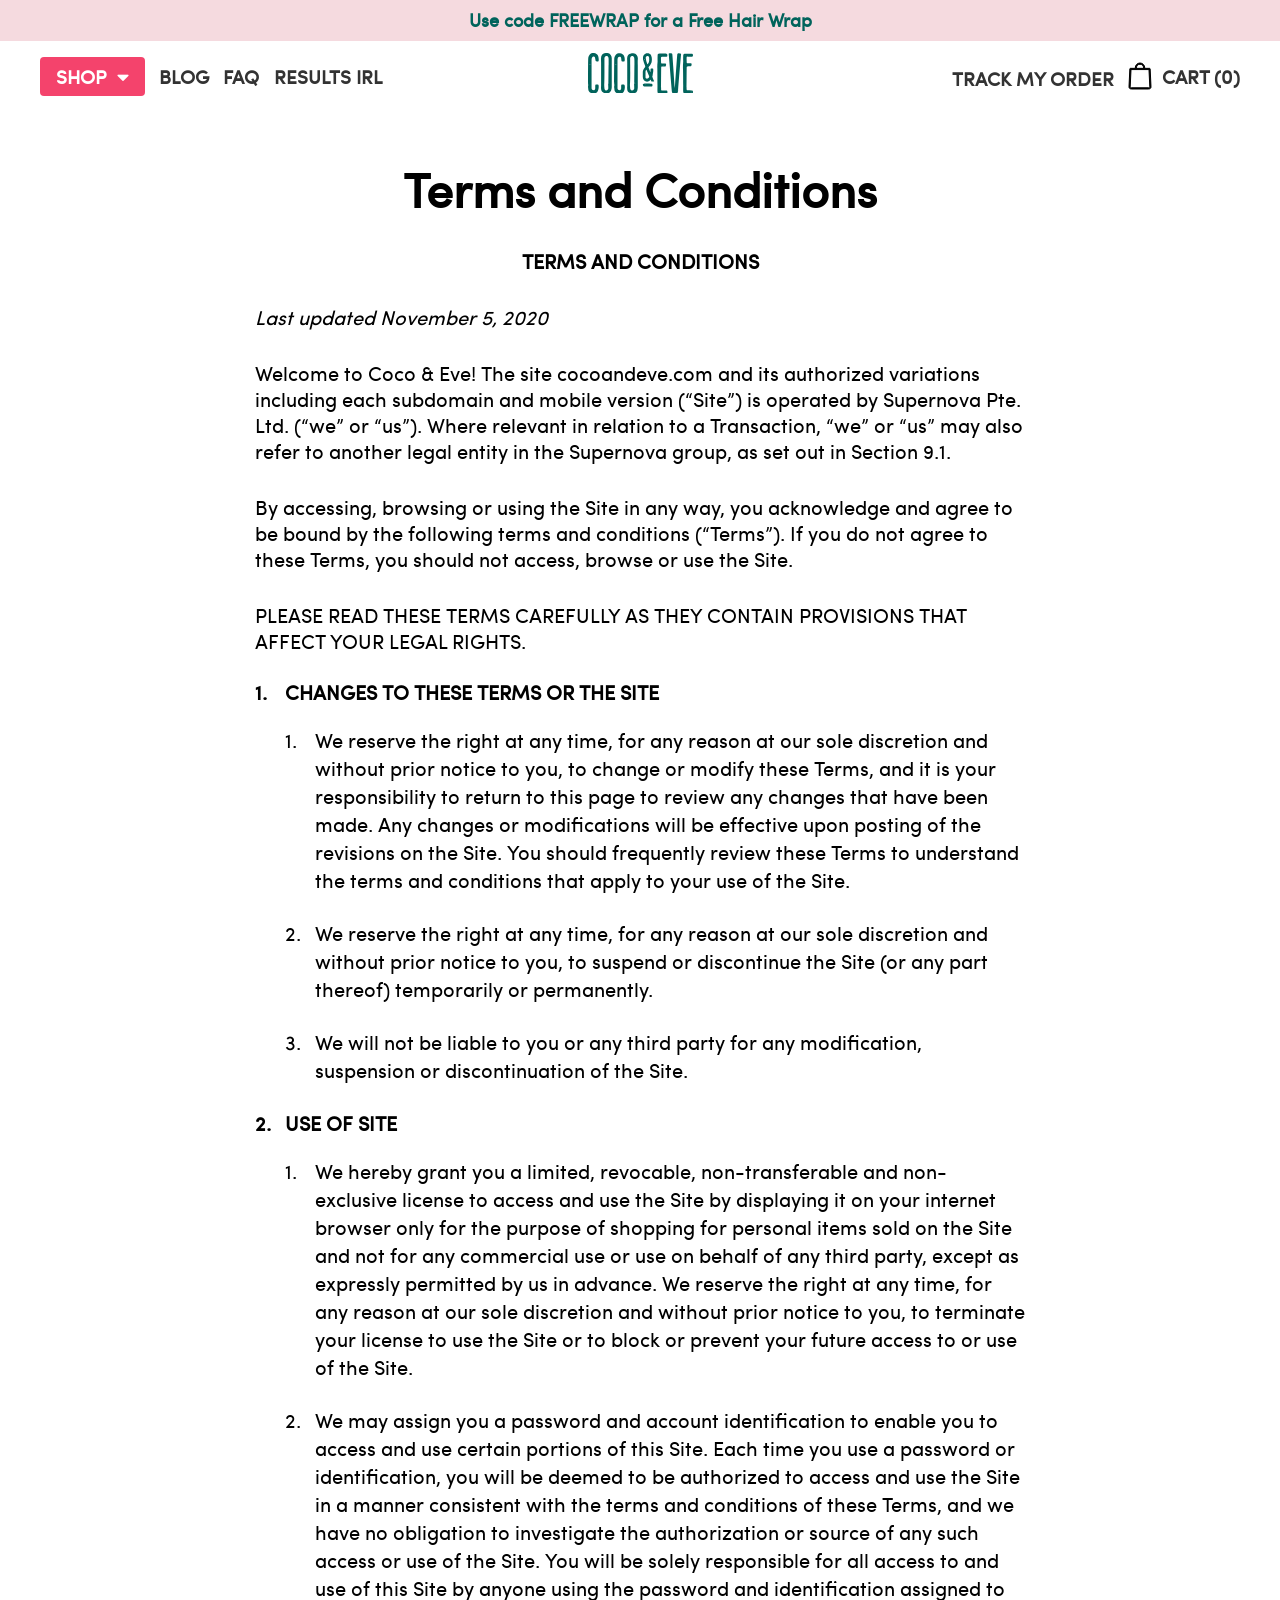
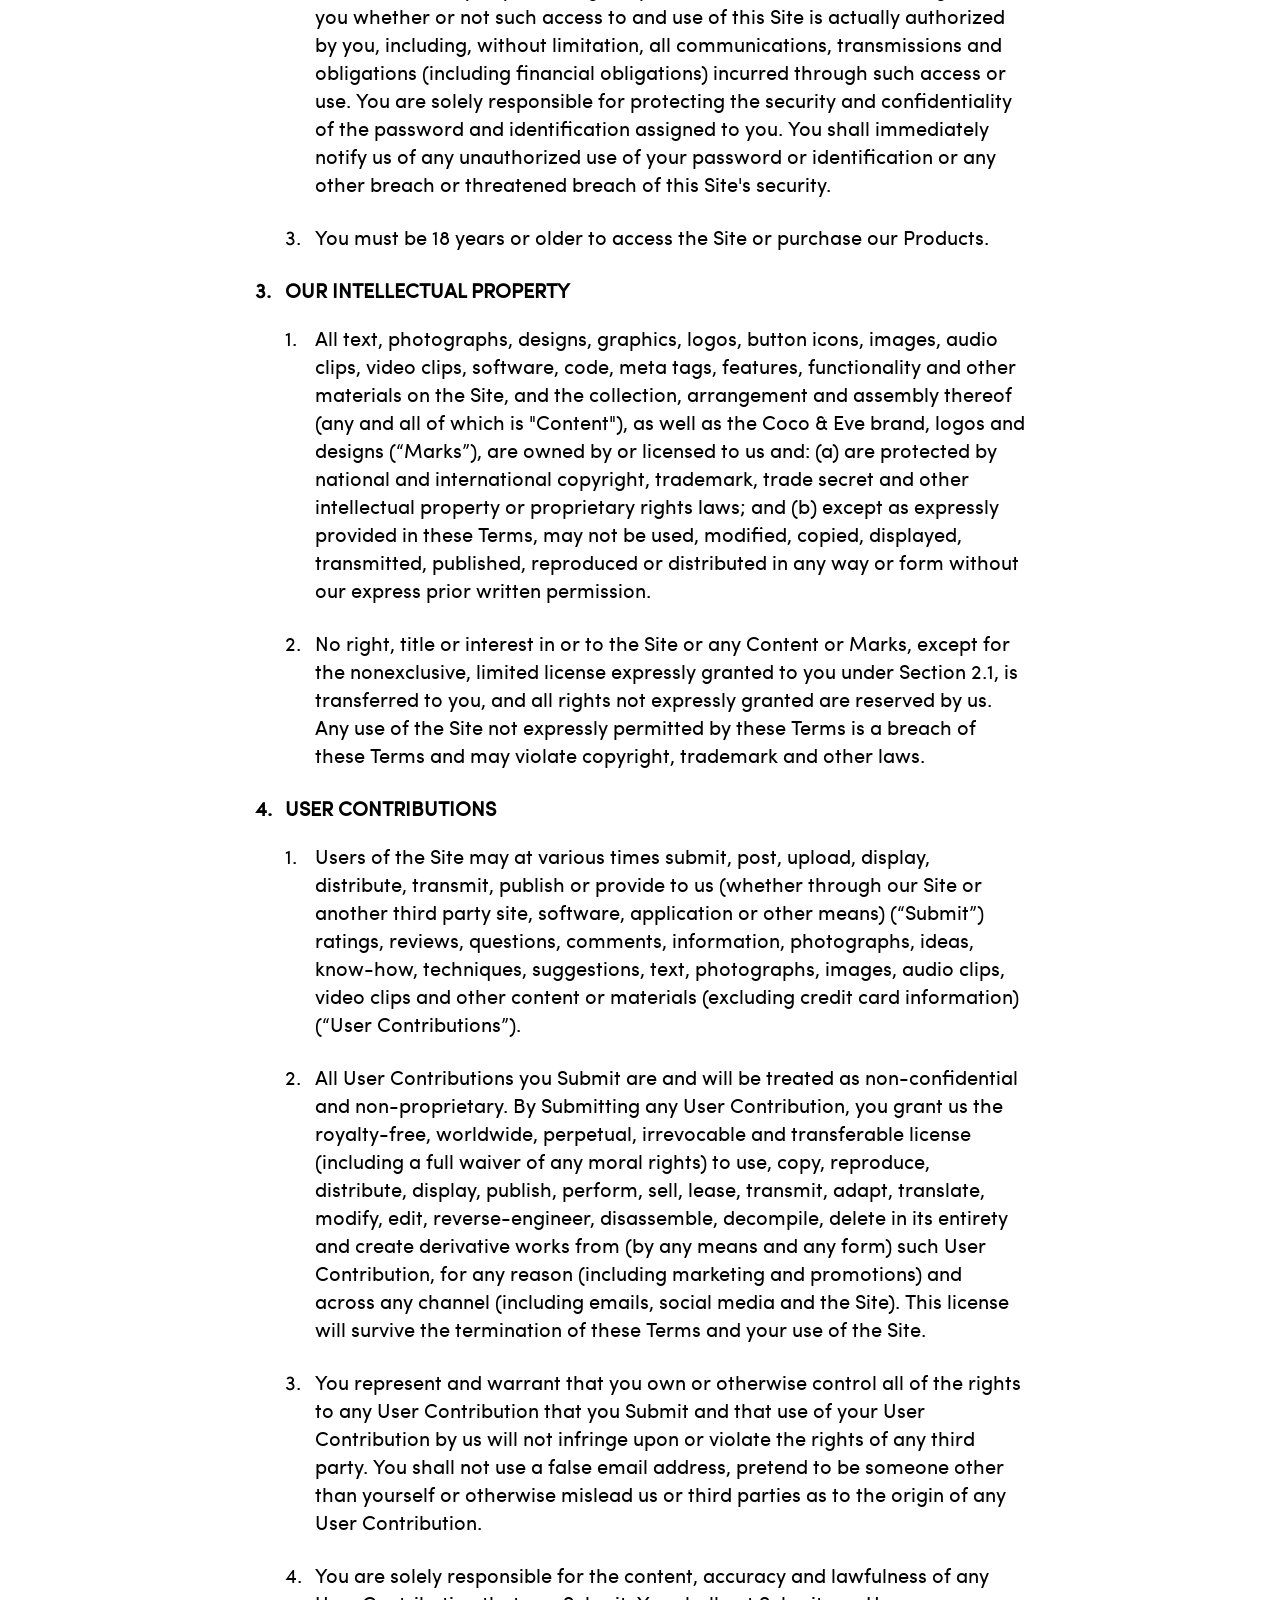
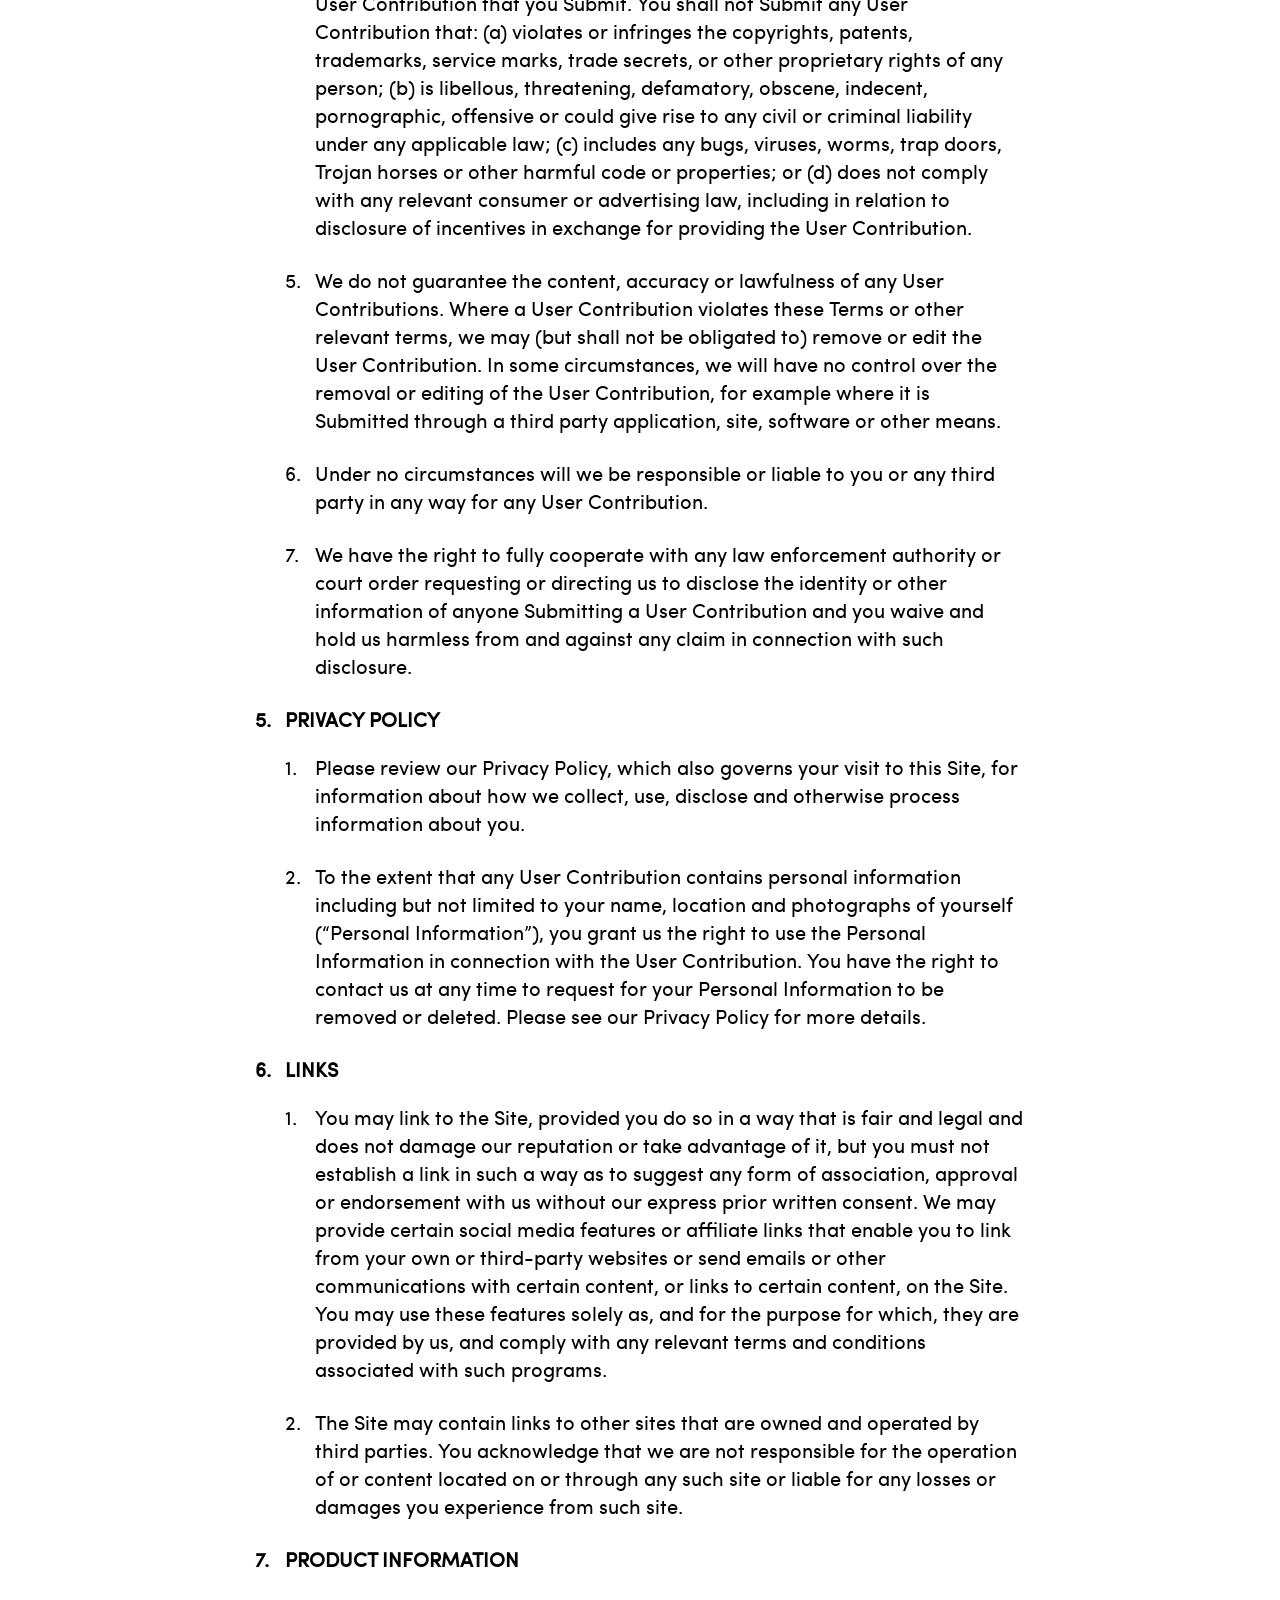
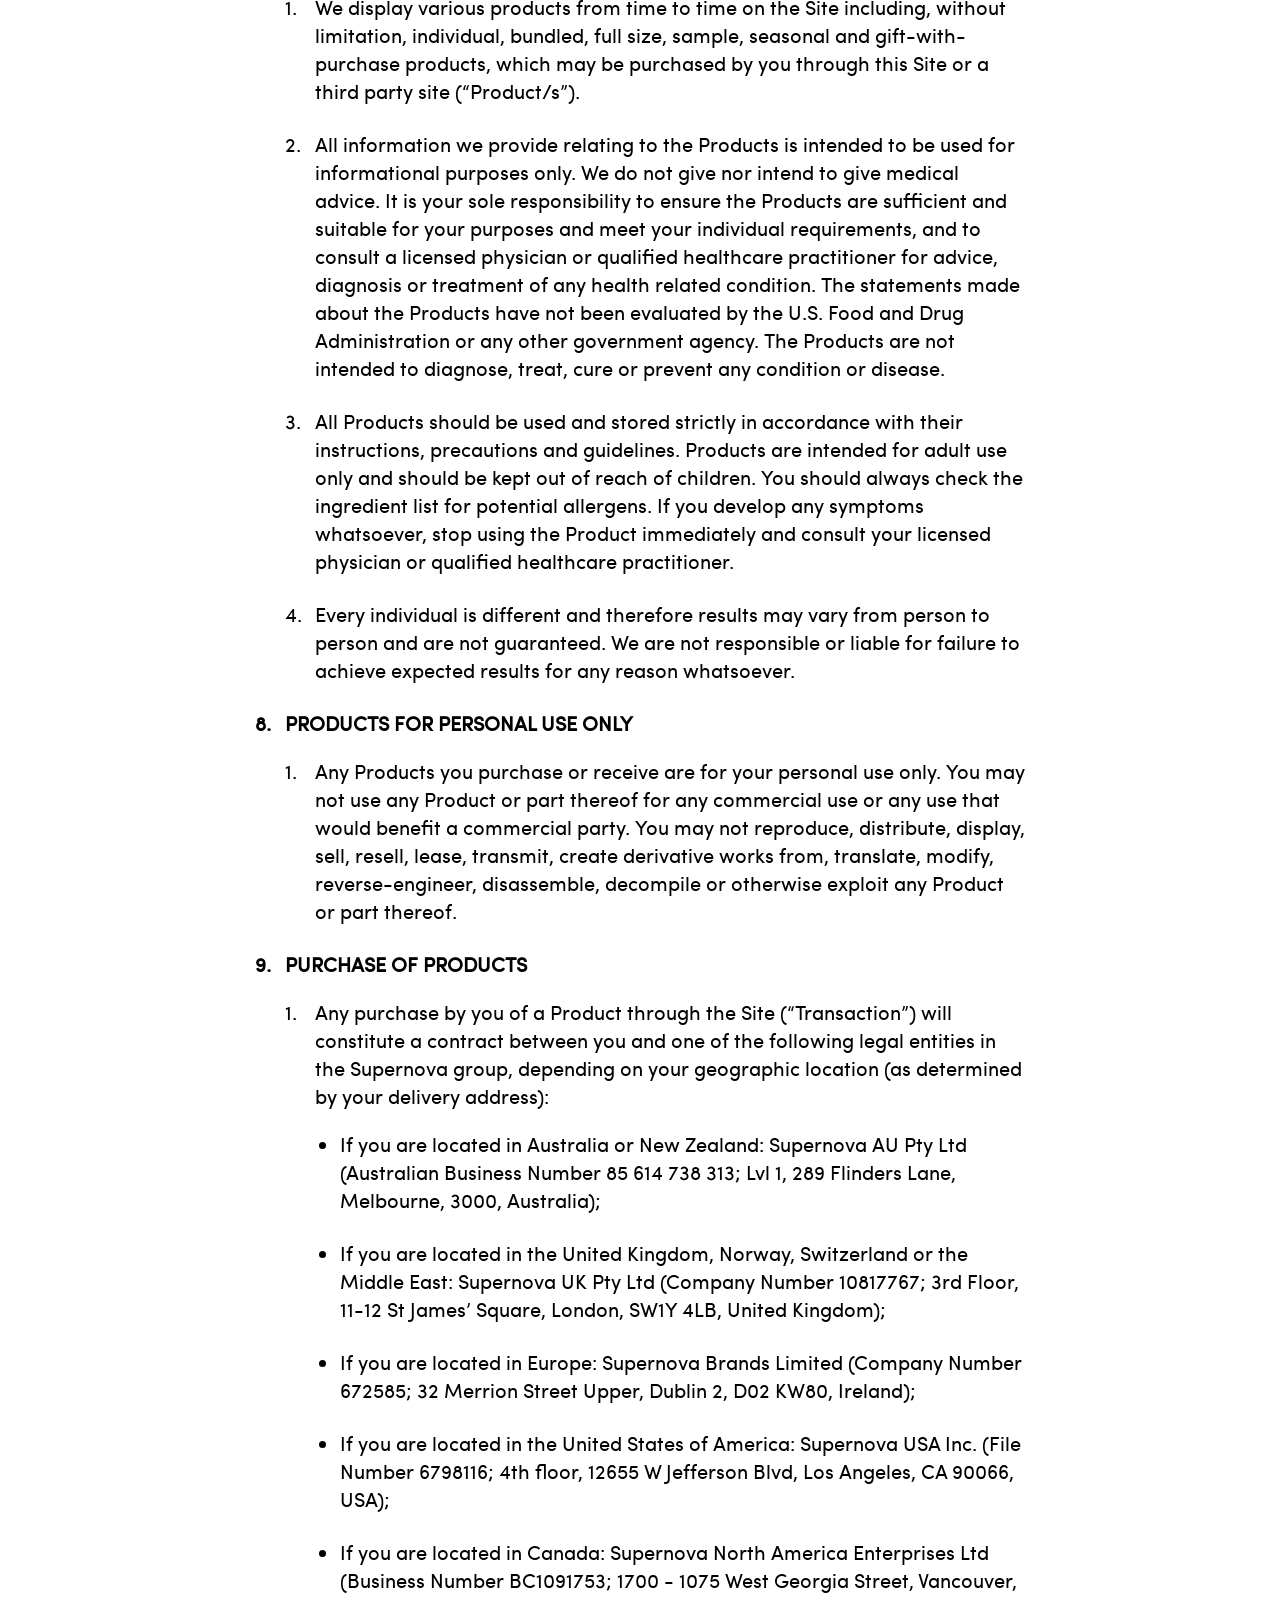
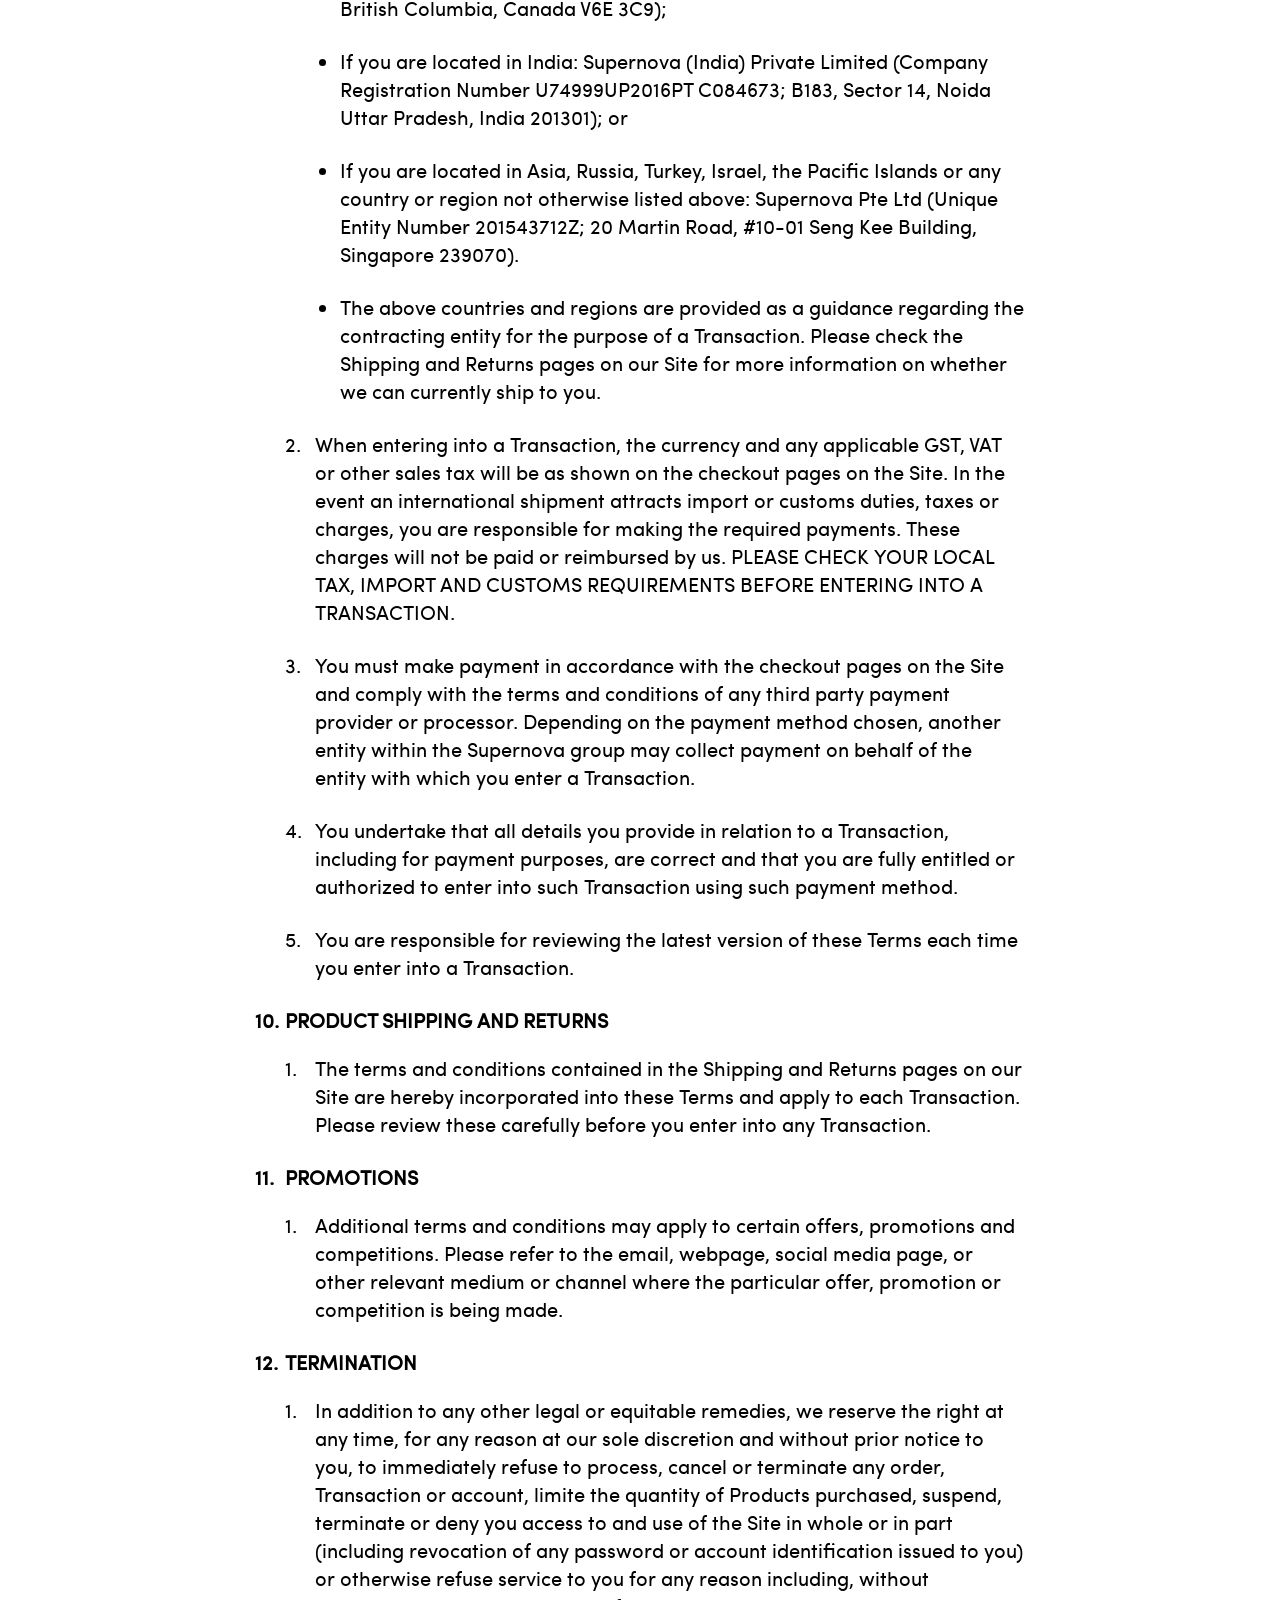
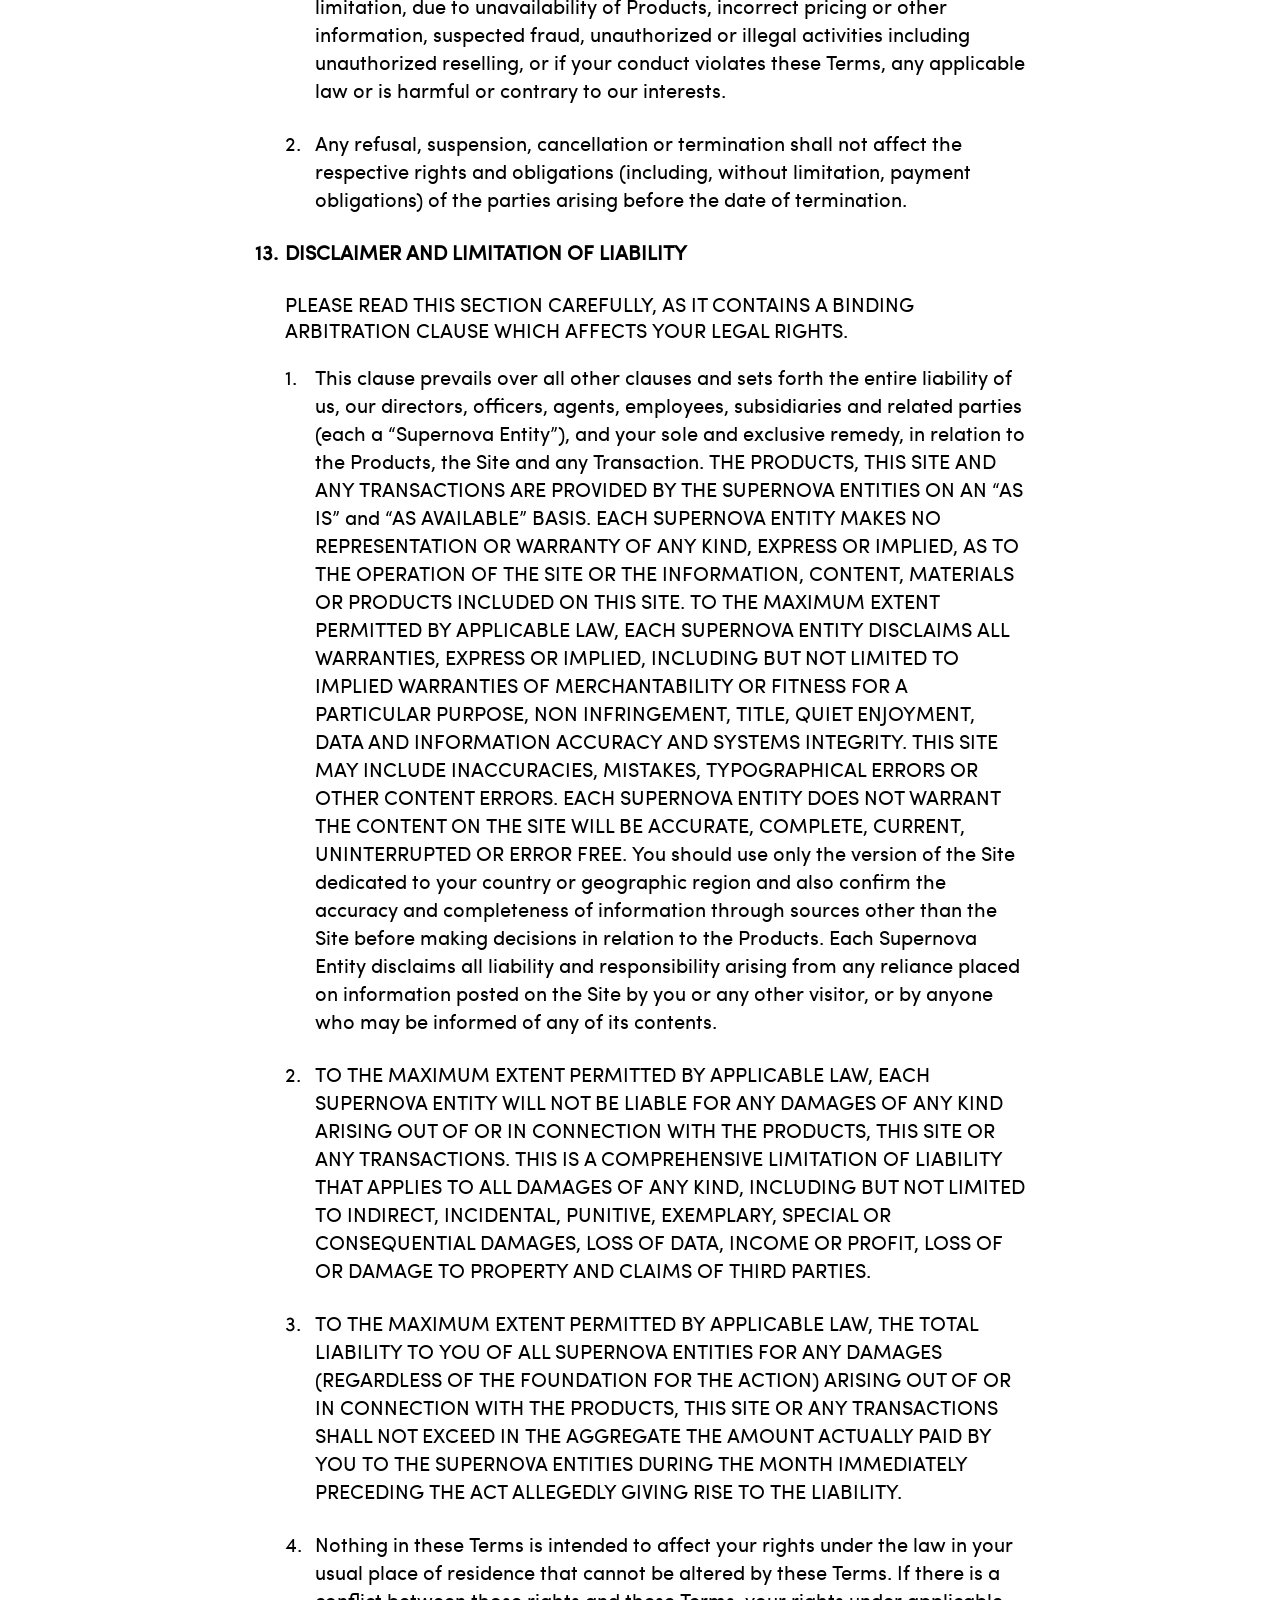
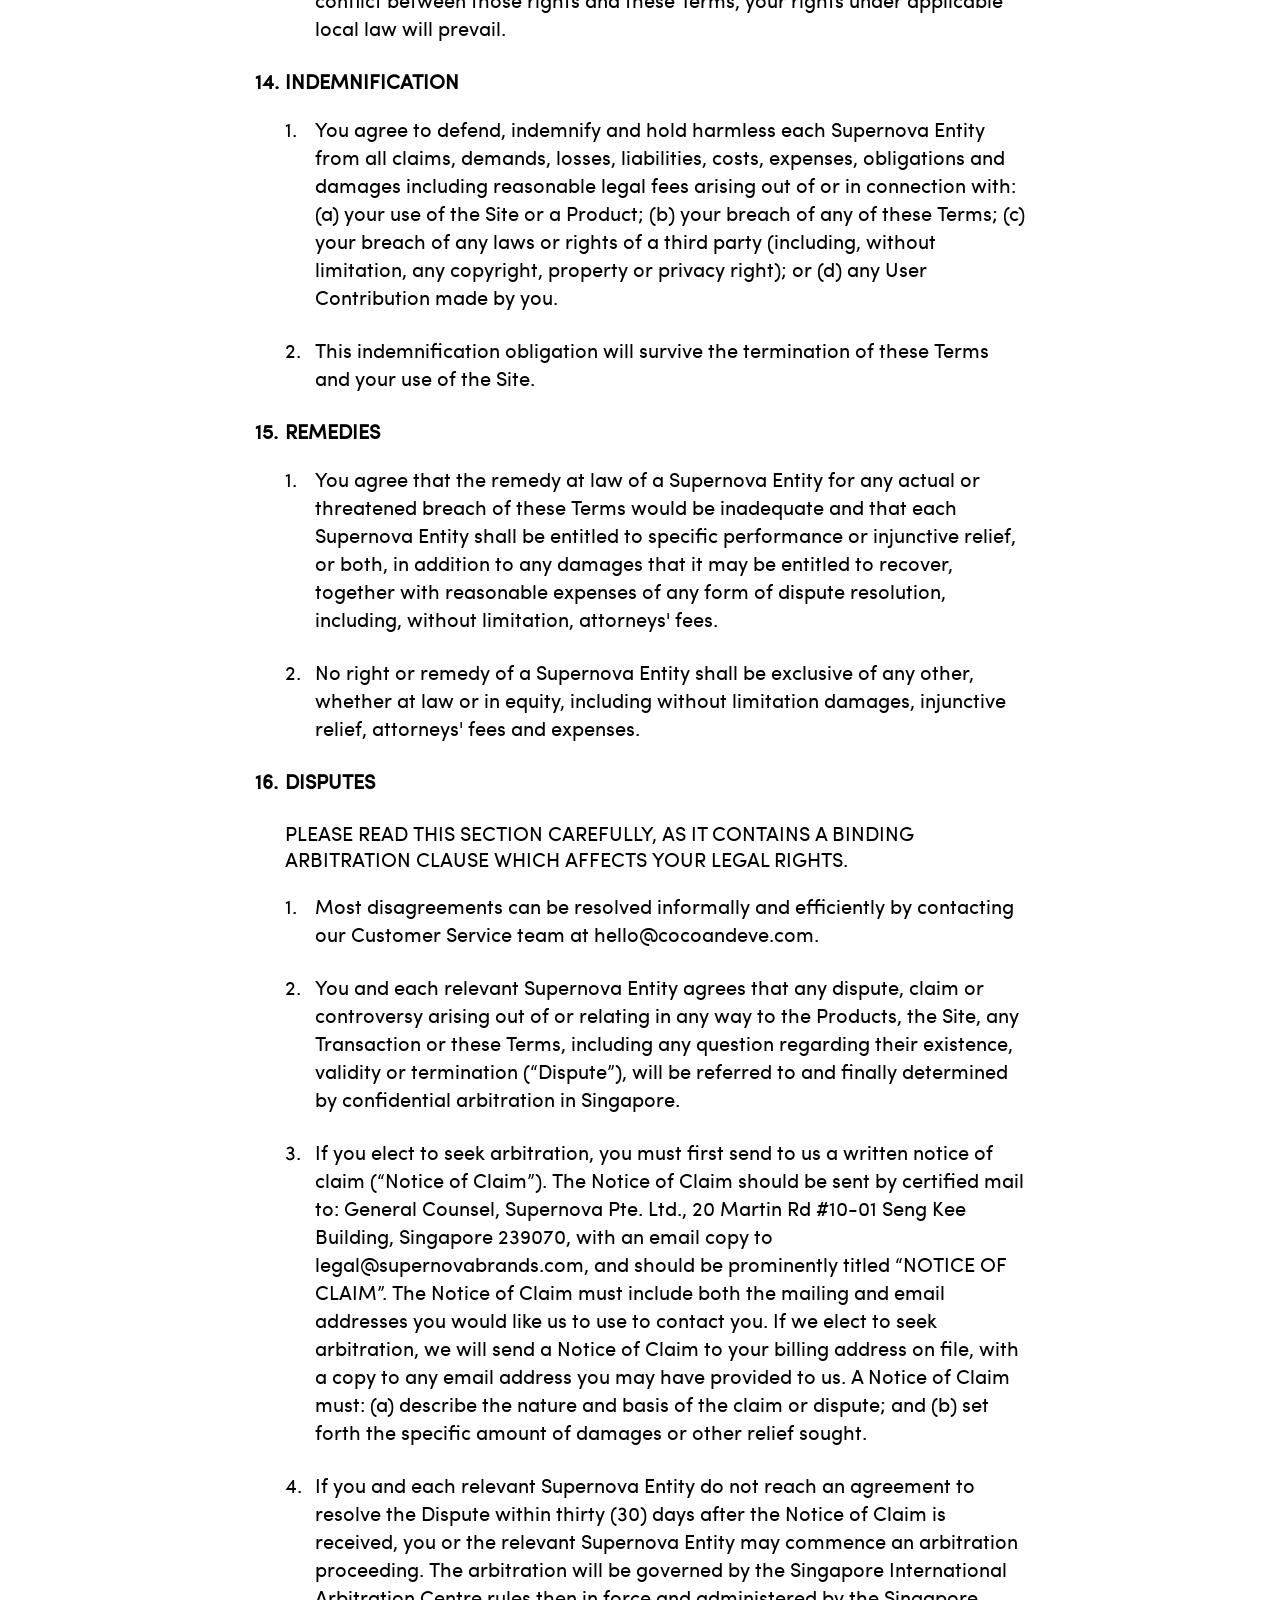
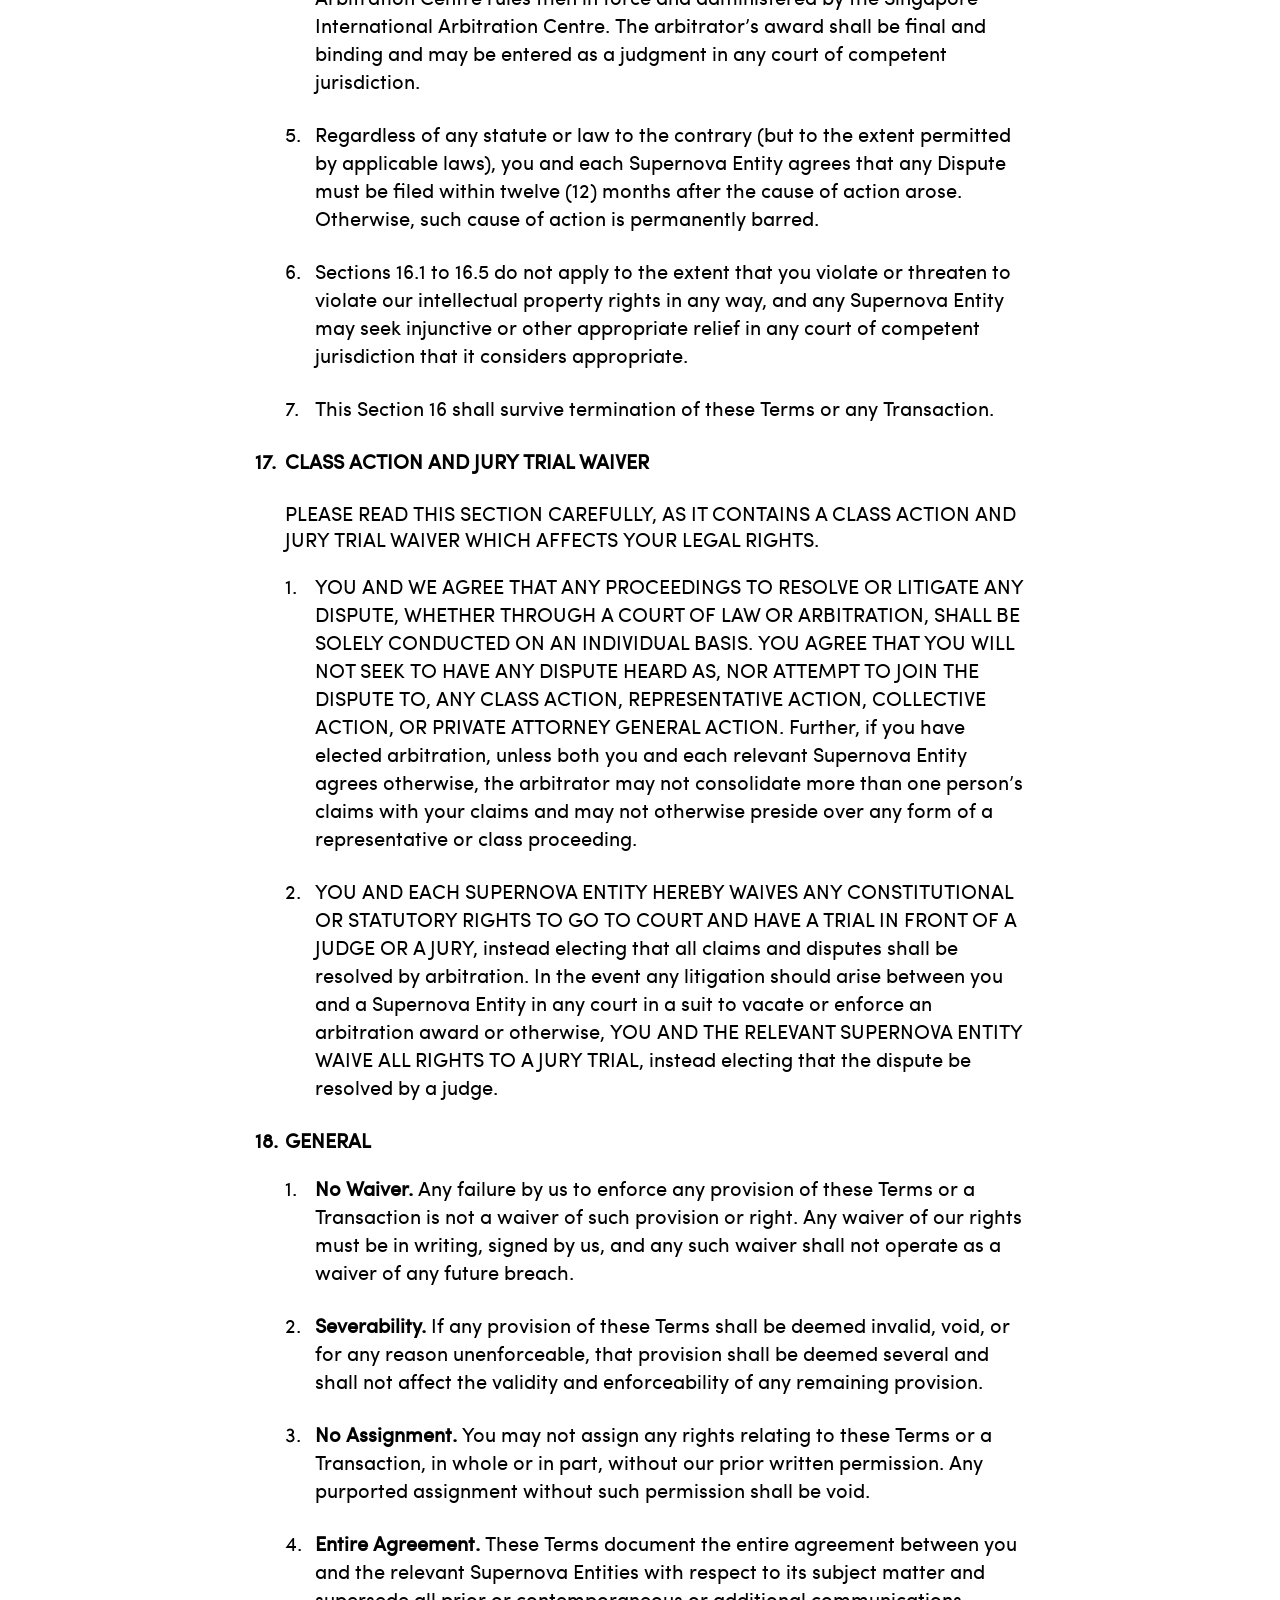
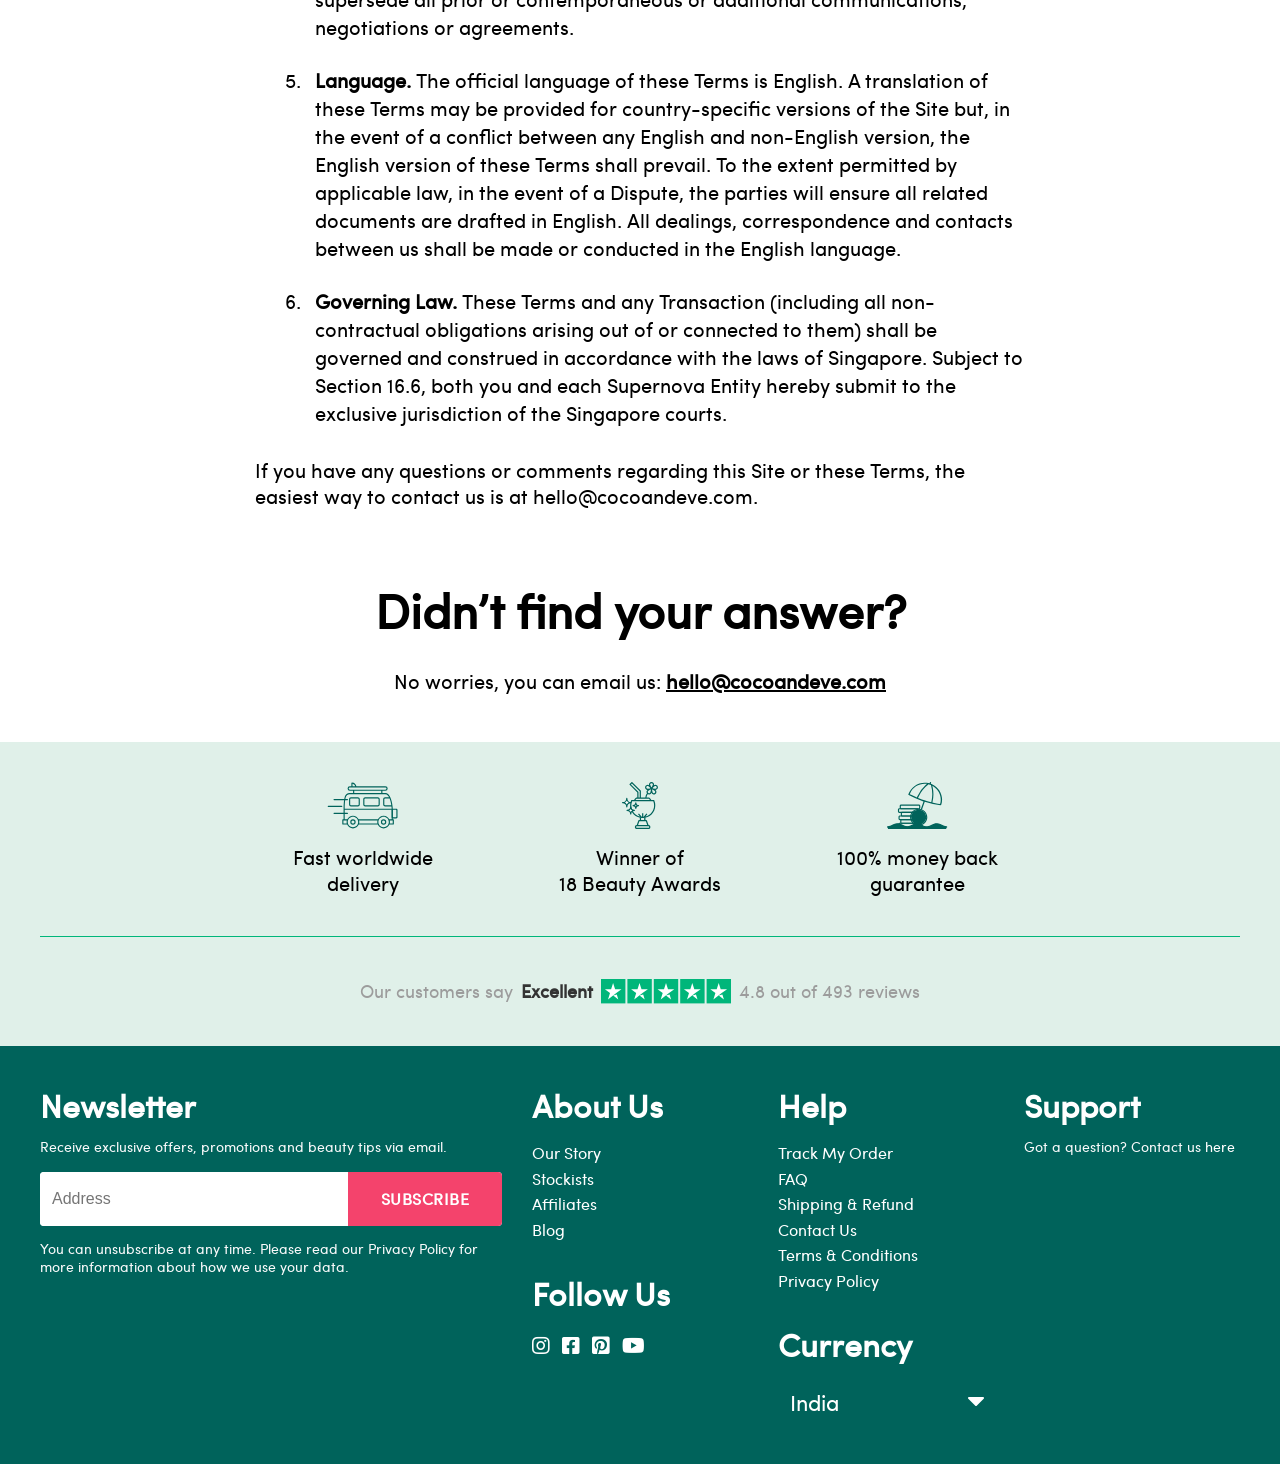
<file: terms-and-conditions.html>
<!DOCTYPE html>
<html lang="en">
  <head>
    <meta charset="utf-8" />
    <meta http-equiv="X-UA-Compatible" content="IE=edge" />
    <!-- <meta http-equiv="refresh" content="5; url=https://www.google.com/" />     -->
    <meta name="description" content="Coco & Eve" />
    <meta name="keywards" content="Coco & Eve" />
    <meta name="author" content="Codeclouds" />
    <meta
      name="viewport"
      content="width=device-width,initial-scale=1.0,maximum-scale=1.0,user-scalable=no"
    />
    <title>Award Winning Bali Beauty Products - Natural &amp; Effective
      &VerticalLine; Coco & Eve</title>

    <!--css file-->
    <!-- <link rel="stylesheet" href="css/aos.css" />   // use scss files -->
    <link rel="stylesheet" href="css/slick.css" />
    <link rel="stylesheet" href="css/slick-theme.css" />
    <link rel="stylesheet" href="./css/style.css" />
    <link rel="stylesheet" href="./css/custom.css" />

    <link rel="shortcut icon" href="./images/favicon.ico" type="image/x-icon" />
  </head>
  <body>
    <!--preloader start-->
    <div id="preloader"><div id="loader"></div></div>

    
    <!--top-header section-->
    <section class="top_header bg-primary-light">
      <div class="container">
        <p><a href="#">Use code FREEWRAP for a Free Hair Wrap</a></p>
      </div>
    </section>


    <!--header section-->
    <header class="header smart-scroll">
      <div class="container header_wrap">

        <!-- menu box left -->
        <div class="header_menu_left">
          <div class="open-nav-menu">
            <span></span>
          </div>         
          <div class="menu-overlay">
            <div class="close-nav-menu">
              <i class="fas fa-times"></i>
            </div>
          </div>
          <!-- navigation menu start -->
          <nav class="nav-menu">
            
            <!--menu mob-->
            <ul class="menu menu-mob">
              <li class="menu-item">
                <a href="#">
                  <button type="button" class="btn btn-primary btn-sm w-100" tabindex="0">Shop All</button>
                </a>
              </li>
              <li class="menu-item menu-item-has-children">
                <a href="#" data-toggle="sub-menu" class="list_menu">
                  <img src="images/megamenu-hair-scrub.jpg" alt="megamenu-hair-scrub" class="sub-menu-img">
                  <span class="right">
                    <span style="color: #00635b;"><small>Haircare</small><br> Like a Virgin</span> <i class="fas fa-angle-down"></i>
                  </span>
                </a>
                <ul class="sub-menu">
                  <li class="menu-item"><a href="#">Nourishing Hair Masque</a></li>
                  <li class="menu-item"><a href="#">Deep Clean Scalp Scrub</a></li>
                  <li class="menu-item"><a href="#">Healthy Hair Bundle</a></li>
                  <li class="menu-item"><a href="#">That's A Wrap Bundle</a></li>
                  <li class="menu-item"><a href="#">Hair Heroes Gift Set</a></li>
                  <li class="menu-item"><a href="#">Hair Kits &amp; Gifts</a></li> 
                  <li class="menu-item"><a href="#"><b>Shop all Hair</b></a></li> 
                </ul>
              </li>
              <li class="menu-item menu-item-has-children">
                <a href="#" data-toggle="sub-menu" class="list_menu">
                  <img src="images/megamenu-tan.jpg" alt="megamenu-tan.jpg" class="sub-menu-img">
                  <span class="right">
                    <span style="color: #ae2573;"><small>Self Tanner</small><br> Sunny Honey</span> <i class="fas fa-angle-down"></i>
                  </span>
                </a>
                <ul class="sub-menu">
                  <li class="menu-item"><a href="#">Bali Bronzing Bundle</a></li>
                      <li class="menu-item"><a href="#">Bali Bronzing Foam</a></li>
                      <li class="menu-item"><a href="#">Tanning Goddess Kit</a></li>
                      <li class="menu-item"><a href="#">Bronzing Face Drops</a></li>
                      <li class="menu-item"><a href="#">Deluxe Vegan Kabuki Brush</a></li>
                      <li class="menu-item"><a href="#">Velvet Tanning Mitt</a></li> 
                  <li class="menu-item"><a href="#"><b>Shop all Tan</b></a></li> 
                </ul>
              </li>    
              <li class="menu-item menu-item-has-children">
                <a href="#" data-toggle="sub-menu" class="list_menu">
                  <img src="images/Nav_Body.jpg" alt="Nav_Body" class="sub-menu-img">
                  <span class="right">
                    <span style="color: #213e7b;"><small>Bodycare</small><br> Glow Figure</span> <i class="fas fa-angle-down"></i>
                  </span>
                </a>
                <ul class="sub-menu">
                  <li class="menu-item"><a href="#">Bali Bod Bundle</a></li>
                  <li class="menu-item"><a href="#">Bali Buffing Sugar</a></li>
                  <li class="menu-item"><a href="#">Bounce Body Masque</a></li>
                  <li class="menu-item"><a href="#">Body Moisture Whip</a></li>
                  <li class="menu-item"><a href="#">Jelly Massage Mitt</a></li>
                  <li class="menu-item"><a href="#">Smooth-on Shell Scoop</a></li>
                  <li class="menu-item"><a href="#"><b>Shop all Hair</b></a></li> 
                </ul>
              </li>
              <li class="menu-item menu-item-has-children">
                <a href="#" data-toggle="sub-menu" class="list_menu">
                  <img src="images/Nav_ShopAll.jpg" alt="Nav_ShopAll" class="sub-menu-img">
                  <span class="right">
                    <span><small>Bundles</small><br> Value Kits</span> <i class="fas fa-angle-down"></i>
                  </span>
                </a>
                <ul class="sub-menu">
                  <li class="menu-item"><a href="#">Healthy Hair Bundle</a></li>
                  <li class="menu-item"><a href="#">That's A Wrap Bundle</a></li>
                  <li class="menu-item"><a href="#">Bali Bod Bundle</a></li>
                  <li class="menu-item"><a href="#">Taste of the Tropics Kit</a></li>
                  <li class="menu-item"><a href="#">Shop all Products</a></li>
                  <li class="menu-item"><a href="#">Shop all Kits & Gifts</a></li>
                  <li class="menu-item"><a href="#"><b>Shop all Hair</b></a></li> 
                </ul>
              </li>
              <li class="menu-item">
                <a href="#">Track My Order</a>
              </li>
              <li class="menu-item">
                <a href="blog.html">Blog</a>
              </li>
              <li class="menu-item">
                <a href="#">Faq</a>
              </li>
              <li class="menu-item">
                <a href="#">Results IRL</a>
              </li>
              <li class="menu-item menu-item-has-children">
                <a href="#" data-toggle="sub-menu"
                  >Info <i class="fas fa-angle-down"></i></a>
                <ul class="sub-menu">
                  <li class="menu-item">
                    <a href="#">Shipping & Refund</a>
                  </li>
                  <li class="menu-item">
                    <a href="terms-and-conditions.html">Terms & Conditions</a>
                  </li>               
                  <li class="menu-item">
                    <a href="privacy-policy.html">Privacy Policy</a>
                  </li> 
                  <li class="menu-item">
                    <a href="contact-us.html">Contact Us</a>
                  </li> 
                </ul>
              </li>  
              <li class="menu-item menu-item-has-children">
                <a href="#" data-toggle="sub-menu"
                  >ROW (USD) <i class="fas fa-angle-down"></i></a>
                <ul class="sub-menu">
                  <li class="menu-item">
                    <a href="#">United Kingdom (GBP)</a>
                  </li>
                  <li class="menu-item">
                    <a href="#">USA (USD)</a>
                  </li>               
                  <li class="menu-item">
                    <a href="#">Canada (CAD)</a>
                  </li> 
                  <li class="menu-item">
                    <a href="#">Australia (AUD)</a>
                  </li> 
                  <li class="menu-item">
                    <a href="#">Europe (EUR)</a>
                  </li> 
                  <li class="menu-item">
                    <a href="#">Rest of the World (USD)</a>
                  </li> 
                </ul>
              </li>  
            </ul>

            <!--menu desktop-->
            <ul class="menu menu-desktop">
              <li class="menu-item menu-item-has-children">
                <a href="#" data-toggle="sub-menu"
                  >Shop <i class="fas fa-caret-down"></i></a>
                <ul class="sub-menu">
                  <div class="sub-menu_wrap">
                    <ul class="list list1">
                      <li class="menu-item"><a href="#">hair</a></li>
                      <li class="menu-item"><a href="#">Nourishing Hair Masque</a></li>
                      <li class="menu-item"><a href="#">Deep Clean Scalp Scrub</a></li>
                      <li class="menu-item"><a href="#">Healthy Hair Bundle</a></li>
                      <li class="menu-item"><a href="#">That's A Wrap Bundle</a></li>
                      <li class="menu-item"><a href="#">Hair Heroes Gift Set</a></li>
                      <li class="menu-item"><a href="#">Hair Kits &amp; Gifts</a></li>
                      <li class="menu-item"><a href="#"><img src="images/megamenu-hair-scrub.jpg" alt="megamenu-hair-scrub"></a></li>
                    </ul>
                    <ul class="list list2">
                      <li class="menu-item"><a href="#">Tan</a></li>
                      <li class="menu-item"><a href="#">Bali Bronzing Bundle</a></li>
                      <li class="menu-item"><a href="#">Bali Bronzing Foam</a></li>
                      <li class="menu-item"><a href="#">Tanning Goddess Kit</a></li>
                      <li class="menu-item"><a href="#">Bronzing Face Drops</a></li>
                      <li class="menu-item"><a href="#">Deluxe Vegan Kabuki Brush</a></li>
                      <li class="menu-item"><a href="#">Velvet Tanning Mitt</a></li>
                      <li class="menu-item"><a href="#"><img src="images/megamenu-tan.jpg" alt="megamenu-hair-scrub"></a></li>
                    </ul>                     
                    <ul class="list list3">
                      <li class="menu-item"><a href="#">Body</a></li>
                      <li class="menu-item"><a href="#">Bali Bod Bundle</a></li>
                      <li class="menu-item"><a href="#">Bali Buffing Sugar</a></li>
                      <li class="menu-item"><a href="#">Bounce Body Masque</a></li>
                      <li class="menu-item"><a href="#">Body Moisture Whip</a></li>
                      <li class="menu-item"><a href="#">Jelly Massage Mitt</a></li>
                      <li class="menu-item"><a href="#">Smooth-on Shell Scoop</a></li>
                      <li class="menu-item"><a href="#"><img src="images/Nav_Body.jpg" alt="megamenu-hair-scrub"></a></li>
                    </ul>
                    <ul class="list list4">
                      <li class="menu-item"><a href="#">Bundles</a></li>
                      <li class="menu-item"><a href="#">Healthy Hair Bundle</a></li>
                      <li class="menu-item"><a href="#">That's A Wrap Bundle</a></li>
                      <li class="menu-item"><a href="#">Bali Bod Bundle</a></li>
                      <li class="menu-item"><a href="#">Taste of the Tropics Kit</a></li>
                      <li class="menu-item"><a href="#">Shop all Products</a></li>
                      <li class="menu-item"><a href="#">Shop all Kits & Gifts</a></li>
                      <li class="menu-item"><a href="#"><img src="images/Nav_ShopAll.jpg" alt="megamenu-hair-scrub"></a></li>
                    </ul>
                  </div>                  
                </ul>
              </li>      
              <li class="menu-item">
                <a href="blog.html">Blog</a>
              </li>
              <li class="menu-item">
                <a href="#">Faq</a>
              </li>
              <li class="menu-item">
                <a href="#">Results IRL</a>
              </li>
            </ul>

          </nav>
          <!-- navigation menu end -->
        </div>

        <!--logo box-->
        <div class="logo">
          <a href="index.html">
            <svg xmlns="http://www.w3.org/2000/svg" enable-background="new 0 0 100.4 38.8" viewBox="0 0 100.4 38.8"><g fill="#00635b"><path clip-rule="evenodd" d="m60.2 29.3c-1.2 0-2.3 0-3.5-.1-.5 0-3.8-.4-4.2.7-.1.3-.1.5 0 .8.1.9.5 1.3 1.3 1.3h2.9 3.7c1 0 1.3-.4 1.3-1.4-.1-1-.3-1.3-1.5-1.3zm-4.8.7c-.1.1-.2 0-.3-.1.1-.1.2-.2.3-.1z" fill-rule="evenodd"></path><path d="m63 26.6c-.6-1.3-1.1-2.6-1.5-3.9v-.3l.2-.5c.1-.2.1-.3.1-.5.1-.7.2-1.3.3-2 0-.2 0-.4.1-.6 0-.2.1-.5.1-.7.1-.4.1-.8.1-1.3v-.8c0-.1 0-.3 0-.4v-.1c0-.2-.1-.4-.2-.5-.2-.1-.5-.1-.8-.1h-.8c-.2 0-.4 0-.6.1s-.2.4-.2.4v.2.4.8c0 .5 0 .9-.1 1.4 0 0-.1-.1-.2-.3-.4-.8-.9-2-1.5-3.7-.1-.2-.1-.4-.1-.6 0 0 0-.1.3-.5 1.9-2.1 2.8-4.1 2.8-5.8l.1-1.1-.1-1.3c0-.6-.1-1.3-.4-1.9-.1-.5-.3-1-.6-1.4-.8-1-2-1.5-3.2-1.4-1.2-.1-2.4.5-3.2 1.5-.7.9-1.1 2-1 3.2v.4c-.1.3-.1.6 0 .9.5 2.1 1.2 4.1 2 6v.1c.1.2.1.5.1.8 0 .2-.1.4-.2.5-1.4 1.7-2.1 3.2-2.1 4.5v4.8c0 1.2.4 2.3 1.1 3.2.8.8 1.9 1.3 3 1.3s2.2-.5 2.9-1.3c.1-.1.2-.2.2-.3l.1-.2.1-.1h.1l.1.1v.1l.1.2.1.2c0 .1 0 .2.1.3 0 .1.1.2.1.3.1.3.4.5.9.5h1.5c.4 0 .5-.3.5-.4zm-8.8-19.9-.2.1c-.1-.1-.3-.1-.4-.2v-.2l.2-.1c.1 0 .3.1.4.1zm1.5-3.3c.5-.6 1.5-.7 2.1-.2l.2.1c.3.4.5.9.5 1.4v2.7c-.1 1-.4 2-1.1 2.8-.3.4-.4.5-.5.5s-.2 0-.3-.3c-.7-1.8-1.2-3.7-1.4-5.6 0-.6.2-1.1.5-1.4zm2.5 20.1c-.4.6-1.1 1.1-1.8 1.1-.4 0-.8-.1-1.1-.4-.3-.5-.4-1-.3-1.6v-4.6c0-.6.2-1.2.6-1.7.2-.3.3-.3.3-.3s.1 0 .2.4l2.3 5.5c.1.2.1.5.1.7 0 .3-.1.6-.3.9z"></path><path clip-rule="evenodd" d="m70.8 38.7c-1 0-2 0-3 0-.8 0-1.2-.4-1.3-1.3-.1-.7-.1-1.4-.1-2.1.1-1.7 0-19.2-.1-20.9-.1-1.9 0-3.7.2-5.6.1-.9 0-1.7 0-2.6 0-1.5 0-3 .1-4.4 0-.6.5-1.1 1.1-1.1.5-.1 1-.2 1.5-.2h4.4c.5 0 .9.1 1.4.1.4 0 .8.4.8.8.1.4.1.8.1 1.2 0 .5-.3.8-.8.9-.5 0-1 0-1.6 0-.9 0-1.7 0-2.6 0-.5-.1-1 .3-1.1.8v.2c0 .6-.1 1.2 0 1.8 0 .9 0 1.8.1 2.7 0 .8.2 1 1 1h2.9c.5 0 .9.4.9.9v.2c-.1.4-.1.8-.2 1.1 0 .3-.3.6-.6.6-.5 0-1.1.1-1.6.1s-1 0-1.5.1c-.6.1-.8.3-.8.9 0 1.1-.1 18.1-.1 19.2v1.7c0 .5.4 1 .9 1h.2c1.2 0 2.3.1 3.5.1s1.4.2 1.5 1.4c0 1-.3 1.4-1.3 1.4-1.4.1-2.7 0-3.9 0zm1.3-27.2-.2.1.1.4.2-.1z" fill-rule="evenodd"></path><path d="m85.1 36.4.2.1.2-.3-.2-.1z"></path><path d="m88.2.5c-.2 0-.4 0-.6-.1-.9-.2-2 .1-2.2.8-.2 1-2.2 31.8-2.3 32.1 0 .1 0 .3-.1.3s0-.7-.1-1c-.1-.6-2-30.3-2.3-31.6-.1-.5-.8-.7-1.4-.8-.2 0-.4 0-.6 0s-.5 0-.7 0c-.5.1-.7.2-.7.6 0 .5 0 1.1.1 1.6.2 1.2 2.7 33 3.1 35.2.1.6.4.7 1.1.8.4 0 .8.1 1.2.1.6 0 1.3.1 1.9 0 .5 0 1-.2 1.2-.7.2-.7.4-1.3.4-2 0-1.6 2.7-34 2.8-34.7.1-.3-.3-.6-.8-.6z"></path><path d="m79.4 3.2c.1-.1.2-.2.3-.1v.1c-.1.2-.2.1-.3 0z"></path><path d="m95.4 3.5h2.6 1.6c.5 0 .8-.4.8-.8 0-.4 0-.8-.1-1.2 0-.4-.4-.8-.8-.8-.5-.1-.9-.1-1.4-.1-1.5 0-2.9 0-4.4 0-.5 0-1 .1-1.5.2-.6.1-1 .5-1.1 1.1-.1 1.3-.1 2.8-.1 4.2 0 .9.1 1.7 0 2.6-.2 1.9-.2 3.7-.2 5.6.2 1.7.3 19.3.2 20.9 0 .7 0 1.4.1 2.1.1.9.5 1.3 1.3 1.3h3 3.7c1 0 1.4-.4 1.3-1.4 0-1.2-.3-1.4-1.5-1.4s-2.3 0-3.5-.1c-.5.1-1-.3-1.1-.9v-.2c0-.6-.1-1.1 0-1.7 0-1.1.1-18.1.1-19.2 0-.6.2-.8.8-.9.5 0 1 0 1.5-.1.5 0 1.1 0 1.6-.1.3 0 .6-.2.6-.6.1-.4.1-.8.2-1.1.1-.5-.2-1-.6-1.1h-.2c-1 0-1.9 0-2.9 0-.8 0-1-.3-1-1 0-.9 0-1.8-.1-2.7 0-.6 0-1.2 0-1.8 0-.5.4-1 .9-1zm-2.6-1.1-.2-.1.2-.1.2.1zm5.5 34.8.2-.1c.1 0 .3.1.4.1v.3l-.2.1c-.2-.1-.3-.1-.4-.2zm-.4.4.2.1-.2.1-.2-.1z"></path><path clip-rule="evenodd" d="m22.7 11.4c0-2.1 0-4.3 0-6.4 0-1.1-.3-2.2-1-3.1-.9-1.5-2.7-2.2-4.4-1.8-.4.1-.7.1-1.1.1-1.1 0-2.2.6-2.8 1.5-.7 1.1-1 2.4-1 3.7s.1 2.6.1 3.9v21.6.6c-.1 1-.1 2 0 2.9.1 1.3.7 2.5 1.8 3.2 1.3.9 2.8 1.2 4.3.9 1.6-.2 2.9-1.2 3.5-2.7.4-.9.6-2 .6-3 0-1.8 0-19.5 0-21.4zm-3.2 16.3c-.2.9-.3 1.8-.2 2.8 0 1 .1 2 .1 3 .1.8-.3 1.6-.9 2-.1.1-.2.1-.3.2-.9.3-2-.1-2.3-1.1-.1-.4-.2-.8-.2-1.2-.1-.9-.2-1.8-.2-2.7 0-.2 0-.4 0-.5.3-1.3.2-18.6.2-20 0-.8 0-1.7 0-2.5 0-.9 0-1.8 0-2.6 0-.7.3-1.4.9-1.9.2-.2.5-.3.8-.4 1-.2 1.9.4 2.1 1.4.1.5.2 1 .2 1.5v2.2 3.3c-.1.2-.1 16.3-.2 16.5zm.4 1.5c-.1-.1-.2-.2-.2-.4 0-.1.1-.2.2-.4h.1c.1.1.3.3.2.4s-.1.3-.3.4z" fill-rule="evenodd"></path><path clip-rule="evenodd" d="m47.6 11.4v21.6c0 1-.2 2-.5 3-.6 1.5-1.9 2.5-3.5 2.7-1.5.3-3.1 0-4.3-.9-1.1-.7-1.8-1.9-1.8-3.2-.1-1-.1-2 0-2.9 0-.2 0-.4 0-.6 0-1.9 0-19.7 0-21.6 0-1.3 0-2.6-.1-3.9s.3-2.6 1-3.6c.6-.9 1.7-1.5 2.8-1.6.4 0 .7-.1 1.1-.1 1.7-.4 3.5.3 4.4 1.8.6.9 1 2 1 3.1-.2 1.9-.2 4-.1 6.2zm-3.2-3.5c0-.7 0-1.5-.1-2.2 0-.5-.1-1-.2-1.5-.2-1-1.2-1.6-2.1-1.4-.3.1-.6.2-.8.4-.6.5-.9 1.2-.9 1.9v4.4.7c.1 1.4.2 18.6-.2 20v.5c.1.9.1 1.8.2 2.7 0 .4.1.8.2 1.2.5.9 1.5 1.4 2.5 1.1.1 0 .2-.1.3-.2.7-.5 1-1.2.9-2 0-1-.1-2.1-.1-3.1-.1-.9 0-1.8.2-2.7.1-.2.1-16.3.1-16.5 0-1.1 0-2.2 0-3.3zm.4 20.6h-.1c-.1.1-.1.2-.1.4s0 .4.2.3.3-.2.3-.3c0-.2-.2-.3-.3-.4z" fill-rule="evenodd"></path><path clip-rule="evenodd" d="m34.1 30.1c-.4-.1-.8-.1-1.2 0-.9.1-1.2.4-1.2 1.3v2.2c0 .5-.1 1.1-.5 1.5-.4.5-1.1.6-1.6.4-.7-.2-1.2-.7-1.3-1.4-.1-.4-.1-.8-.1-1.2 0-2.6 0-21.2 0-23.8 0-.8 0-1.6 0-2.4s.1-1.5.4-2.2l.1-.2c.4-.8 1.4-1 2.2-.6.4.3.7.8.8 1.3.1.8.2 1.6.3 2.4 0 .4.3.6.7.7s.8.1 1.3.1h.2c.6 0 1-.6.9-1.1.1-1 0-2-.2-3-.2-1.2-.9-2.3-1.9-3-.7-.5-1.5-.8-2.4-.8-1.5-.2-2.9.3-4 1.3-1 1.1-1.5 2.5-1.5 3.9-.1 2.3-.1 20.6-.1 22.9 0 .5 0 1 .1 1.5s.1 1.1 0 1.6c-.1.4-.2.8-.1 1.3.1.8.2 1.7.3 2.5.2 1.3 1 2.4 2.1 3 1.3.7 2.7.9 4.1.5 1.3-.2 2.4-1 2.9-2.2.8-1.8 1-3.7.7-5.6-.2-.6-.6-.9-1-.9zm-7.4-18.8c-.3 0-.4-.2-.3-.6.4 0 .6.1.6.4-.1.1-.2.2-.3.2z" fill-rule="evenodd"></path><path clip-rule="evenodd" d="m9.3 30.1c-.4-.1-.8-.1-1.2 0-.9.1-1.2.4-1.2 1.3v2.2c0 .5-.1 1.1-.5 1.5-.4.5-1.1.6-1.6.4-.7-.2-1.2-.7-1.3-1.4-.1-.4-.1-.8-.1-1.2 0-2.6 0-21.2 0-23.8 0-.4 0-.8 0-1.2s0-.8 0-1.2c0-.8.1-1.5.4-2.2 0-.1.1-.2.1-.3.5-.7 1.4-1 2.2-.5.4.3.7.8.7 1.3.2.7.3 1.5.4 2.2 0 .4.3.6.7.7s.8.2 1.2.2h.2c.6 0 1-.6.9-1.1.1-1 0-2-.2-3-.2-1.2-.9-2.3-1.9-3-.7-.5-1.5-.8-2.4-.9-1.5-.2-2.9.3-4 1.3-1 1.1-1.5 2.5-1.5 3.9-.2 2.4-.1 20.6-.2 23 0 .5 0 1 .1 1.5s.1 1.1 0 1.6c-.1.4-.1.8-.1 1.2.1.8.2 1.7.3 2.5.2 1.3 1 2.4 2.1 3 1.3.7 2.7.9 4.1.5 1.3-.2 2.4-1 2.9-2.2.8-1.8 1-3.7.7-5.6 0-.4-.4-.7-.8-.7zm-7.4-18.8c-.3 0-.4-.2-.3-.6.4 0 .6.1.6.4-.1.1-.2.2-.3.2z" fill-rule="evenodd"></path></g><path d="m85.3 36.5-.2-.1.2-.3.2.1z" fill="#fff"></path></svg>
          </a>
        </div>

        <!-- menu box right -->
        <div class="header_menu_right">
          <ul class="menu">
            <li class="menu-item"><a href="#">Track My Order</a></li>
            <li class="menu-item" onclick="openbtn()">
              <a href="#">
                <svg xmlns="http://www.w3.org/2000/svg" width="24" height="28" viewBox="0 0 24 28"><path d="M20.389 27H3.613c-.983 0-1.677-.232-2.123-.708-.35-.376-.514-.877-.487-1.484l.834-17.882a.602.602 0 0 1 .598-.58h19.126c.32 0 .583.256.598.58l.838 17.885c.03.607-.135 1.105-.488 1.484-.442.473-1.136.705-2.12.705zM3.009 7.567l-.807 17.302c-.018.393.114.534.158.583.141.15.473.33 1.256.33h16.776c.783 0 1.115-.178 1.256-.33.045-.046.176-.19.158-.58l-.81-17.302H3.009zm4.226-1.678C7.235 3.192 9.373 1 12 1c2.629 0 4.767 2.192 4.767 4.889h-1.196c0-2.022-1.603-3.668-3.57-3.668-1.968 0-3.571 1.646-3.571 3.668z"></path><path fill="none" stroke="#000" d="M20.389 27H3.613c-.983 0-1.677-.232-2.123-.708-.35-.376-.514-.877-.487-1.484l.834-17.882a.602.602 0 0 1 .598-.58h19.126c.32 0 .583.256.598.58l.838 17.885c.03.607-.135 1.105-.488 1.484-.442.473-1.136.705-2.12.705zM3.009 7.567l-.807 17.302c-.018.393.114.534.158.583.141.15.473.33 1.256.33h16.776c.783 0 1.115-.178 1.256-.33.045-.046.176-.19.158-.58l-.81-17.302H3.009zm4.226-1.678C7.235 3.192 9.373 1 12 1c2.629 0 4.767 2.192 4.767 4.889h-1.196c0-2.022-1.603-3.668-3.57-3.668-1.968 0-3.571 1.646-3.571 3.668z"></path></svg>
                <span><span class="mark">Cart</span> (0)</span>
              </a>
            </li>
          </ul>
        </div>
        
        <!--sidebar-->
        <div id="mysidebar" class="sidebar">
          <a href="javascript:void(0)" class="closebtn" onclick="closebtn()">
            <svg xmlns="http://www.w3.org/2000/svg" width="26" height="26" viewBox="0 0 26 26">
              <g transform="rotate(45 13 13)">
                <path d="M-3.25 12.175a.8.8 0 0 1 .8-.8h31.306a.8.8 0 0 1 .8.8v1.65a.8.8 0 0 1-.8.8H-2.45a.8.8 0 0 1-.8-.8z"></path>
              </g>
              <g transform="rotate(-45 13 13)">
                <path d="M29.656 12.175a.8.8 0 0 0-.8-.8H-2.45a.8.8 0 0 0-.8.8v1.65a.8.8 0 0 0 .8.8h31.306a.8.8 0 0 0 .8-.8z"></path>
              </g>
            </svg>
          </a>
          <div class="sidebar_wrap">
            <div class="side_box">
              <h3>Your Cart</h3>
              <ul>
                <li class="cart_table">
                  <div class="span2">
                    <img src="images/Nav_Body.jpg" alt="Nav_Body">
                  </div>
                  <div class="span2">
                    <p>Bali Bod Bundle</p>
                    <div id="field">
                      <button type="button" id="sub" class="sub">
                        <i class="fas fa-minus"></i>
                      </button>                    
                      <input type="number" id="count" value="1" min="1" max="3">
                      <button type="button" id="add" class="add">
                        <i class="fas fa-plus"></i>
                      </button>
                    </div>
                  </div>
                  <div class="text-right">
                    <a href="#">
                      <svg xmlns="http://www.w3.org/2000/svg" width="21" height="27" viewBox="0 0 21 27">
                        <path d="M6.632 23.76L5.526 6.48h1.106l1.105 17.28zm7.736 0h-1.105l1.105-17.28h1.106zM9.948 6.48h1.105v17.28H9.947zM21 4.32h-1.104l-1.027 20.118C18.793 25.875 17.58 27 16.109 27H4.89c-1.471 0-2.684-1.125-2.76-2.563L1.105 4.32H0V3.24h5.526V2.16C5.526.969 6.518 0 7.736 0h5.527c1.219 0 2.21.969 2.21 2.16v1.08H21zM6.632 3.24h7.736V2.16c0-.597-.494-1.08-1.105-1.08H7.737c-.61 0-1.105.483-1.105 1.08zm12.157 1.08H2.211l1.024 20.062c.045.862.773 1.538 1.655 1.538h11.22c.881 0 1.61-.676 1.655-1.538z"></path>
                      </svg>
                    </a>
                    <p class="price"><span class="mark">$32.20</span></p>
                  </div>
                </li>
              </ul>
              <div class="subtotal_box">
                <p class="sub">Subtotal <span>$99.30</span></p>
                <p class="sub">Shipping <span>$4.99</span></p>
                <p><a href="#" id="promo">+ Apply a promo code</a></p>
                <form class="form_container" id="promo_box">
                  <div class="form_row col3">
                    <div class="form-group span2">
                      <label for="Address" class="sr-only">Address</label>
                      <input type="text" class="form-control" placeholder="Address">
                      <small class="error-msg">This is a required field.</small>
                    </div>
                    <div class="form-group">
                      <a href="#" class="btn btn-primary btn-sm">subscribe</a>
                    </div>
                  </div>
                </form>
                <p class="sub total">Total <span>$99.30</span></p>              
              </div>
              <div class="sidebar_list">
                <div>
                  <img src="images/icon7.png" alt="icon7">
                  <span>Fast worldwide delivery</span>
                </div>
                <div>
                  <img src="images/icon8.png" alt="icon8">
                  <span>Winner of 18 Beauty Awards</span>
                </div>
                <div>
                  <img src="images/icon9.png" alt="icon9">
                  <span>100% money back guarantee</span>
                </div>
              </div>
              <div class="cart-drawer">
                <div class="shopify-icon">
                  <svg xmlns="http://www.w3.org/2000/svg" width="114" height="34" viewBox="0 0 114 34">
                    <defs>
                      <clipPath id="2ufra">
                        <path fill="#fff" d="M5.54 0h102.92c2.507 0 4.54 1.458 4.54 3.255v27.49c0 1.797-2.033 3.255-4.54 3.255H5.54C3.034 34 1 32.542 1 30.745V3.255C1 1.458 3.033 0 5.54 0z"></path>
                      </clipPath>
                    </defs>
                    <path fill="#fff" d="M6 0h102c2.762 0 5 1.586 5 3.542v26.916c0 1.956-2.238 3.542-5 3.542H6c-2.761 0-5-1.586-5-3.542V3.542C1 1.586 3.239 0 6 0"></path>
                    <path fill="none" stroke="#d2d0cc" stroke-miterlimit="20" stroke-width="2" d="M5.54 0h102.92c2.507 0 4.54 1.458 4.54 3.255v27.49c0 1.797-2.033 3.255-4.54 3.255H5.54C3.034 34 1 32.542 1 30.745V3.255C1 1.458 3.033 0 5.54 0z" clip-path="url(&quot;#2ufra&quot;)"></path>
                    <path d="M62.262 12.39a2.08 2.08 0 0 1 1.289 1.686c0 1.407-1.16 2.186-2.778 2.186A3.45 3.45 0 0 1 59 15.828l.443-1.254c.456.234.959.366 1.474.387.508 0 .782-.268.782-.602 0-.319-.196-.534-.743-.843a1.962 1.962 0 0 1-1.187-1.624c0-1.24 1.089-2.124 2.66-2.124a2.689 2.689 0 0 1 1.517.295l-.418 1.254a3.035 3.035 0 0 0-1.122-.244c-.508 0-.834.231-.834.588 0 .282.234.486.69.73zm6.44-2.635c.94 0 1.476.603 1.476 1.602a6.428 6.428 0 0 1-.13 1.152l-.705 3.65h-1.8l.678-3.534c.052-.257.08-.518.08-.781 0-.385-.155-.654-.559-.654-.574 0-1.187.72-1.421 1.882l-.6 3.087h-1.799l1.747-9.03h1.796l-.69 3.549.026.013a2.453 2.453 0 0 1 1.904-.935zm5.548.001a2.4 2.4 0 0 1 .289.007c1.293.105 2.253 1.21 2.144 2.464 0 2.19-1.435 4.06-3.56 4.06-.1.005-.202.003-.304-.004-1.3-.1-2.274-1.204-2.17-2.467 0-2.14 1.434-4.06 3.598-4.06zm-.887 5.174c.953 0 1.487-1.661 1.484-2.753 0-.521-.208-1.063-.847-1.063-.979 0-1.513 1.652-1.513 2.663 0 .64.26 1.153.874 1.153zm7.928-5.17c1.317 0 1.852 1.062 1.852 2.253 0 2.151-1.382 4.276-3.495 4.276a2.12 2.12 0 0 1-1.056-.232h-.039l-.496 2.612h-1.799l1.253-6.466c.147-.778.269-1.56.364-2.345h1.588l-.104.948h.026a2.48 2.48 0 0 1 1.905-1.05zm-1.723 5.195c1.006 0 1.696-1.626 1.696-2.766 0-.474-.17-.973-.718-.973-.623 0-1.212.731-1.421 1.832l-.3 1.651c.208.17.471.26.743.256zm6.14-7.735l.09.001a.843.843 0 0 1 .805.883v.066c-.018.548-.489.977-1.051.959h-.026a.816.816 0 0 1-.843-.884v-.01a1.02 1.02 0 0 1 1.024-1.015zm-1.303 2.676h1.807L84.99 16.16h-1.793zm6.394-.01v-.003zm0 0l-.247 1.33h-1.24l-.951 4.943h-1.8l.952-4.942h-.834l.259-1.333h.836l.052-.294a3.329 3.329 0 0 1 1.043-1.998 2.702 2.702 0 0 1 1.76-.59c.335-.015.667.038.979.156l-.352 1.383a1.921 1.921 0 0 0-.574-.09c-.6 0-.965.538-1.069 1.14l-.065.294zm4.33.008H97l-2.204 4.637a11.88 11.88 0 0 1-2.36 3.508A4.131 4.131 0 0 1 90.68 19l-.49-1.499a3.878 3.878 0 0 0 1.015-.5c.41-.272.745-.636.98-1.062a.37.37 0 0 0 .038-.294l-1.083-5.75h1.892s.408 3.813.442 4.303h.024c.506-1.518 1.63-4.299 1.63-4.299z"></path>
                    <path d="M67.89 25.238a2 2 0 0 1-.014.171c-.114.993-.959 1.697-1.886 1.574-.982.103-1.863-.646-1.99-1.694l.976-.138.001.058c.036.563.491.99 1.017.95a.749.749 0 0 0 .078.007c.44.012.805-.359.817-.83 0-.528-.264-.74-1.045-.944-1.133-.284-1.681-.741-1.681-1.759 0-.952.698-1.62 1.787-1.62.886-.114 1.694.546 1.826 1.49l-.947.138c-.05-.476-.44-.826-.886-.798-.533 0-.818.274-.818.71 0 .447.194.658 1.007.87 1.096.284 1.757.683 1.757 1.815zm1.289 1.675v-5.83h3.209v.872h-2.195V23.5h1.773v.827h-1.773v1.717h2.313v.872h-3.328zm8.674-1.821v-.001zm0 0c-.143 1.113-1.048 1.932-2.096 1.896-1.457 0-2.298-1.026-2.298-2.687v-.61a2.503 2.503 0 0 1-.01-.247c.01-1.353 1.043-2.443 2.308-2.431 1.03-.096 1.944.712 2.05 1.815l-1.022.146c-.002-.607-.465-1.097-1.031-1.094-.752 0-1.233.642-1.233 1.79v.632c0 1.156.451 1.79 1.24 1.79.6-.016 1.09-.514 1.138-1.154zm5.195-4.01v3.705c.018.16.02.32 0 .48-.122 1.08-1.038 1.85-2.045 1.718a1.69 1.69 0 0 1-.42 0c-.986-.127-1.692-1.088-1.573-2.148v-3.755h1.026v3.693c0 .929.277 1.327.981 1.327.674 0 1.011-.358 1.011-1.376v-3.64zm1.487.002h1.827c1.183 0 1.92.514 1.92 1.664v.122c.042.708-.41 1.34-1.059 1.483l1.336 2.565H87.46l-1.222-2.39h-.687v2.39h-1.016zm1.81 2.669c.608 0 .924-.276.924-.871v-.114c0-.611-.338-.83-.916-.83h-.804v1.819zm3.327-2.67h3.208v.87h-2.195v1.544h1.773v.825h-1.773v1.71H93v.871h-3.328z"></path>
                    <path fill="#95bf47" d="M31.768 10.043C31.78 10.15 34 25.608 34 25.608L28.556 27 16 24.764s1.498-11.929 1.553-12.348c.075-.557.093-.574.666-.76l1.945-.62a8.339 8.339 0 0 1 1.11-2.964c.799-1.305 1.782-2.04 2.77-2.07a1.58 1.58 0 0 1 1.344.612c.054-.004.106-.01.16-.01a2.059 2.059 0 0 1 1.833 1.298c.118.236.216.484.291.738l.61-.194a.488.488 0 0 1 .446.058l1.334 1.338s1.452.022 1.525.029a.2.2 0 0 1 .18.17zM27.034 8.84c-.158-.521-.522-1.394-1.265-1.54.2.595.3 1.22.298 1.85l.967-.31zm-1.622.52a4.999 4.999 0 0 0-.326-1.98 2.116 2.116 0 0 0-.712.534 5.16 5.16 0 0 0-1.058 2.115zm-1.346-2.687c-1.522.048-2.856 2.506-3.196 4.144l1.722-.55a6.014 6.014 0 0 1 1.3-2.812c.22-.249.48-.457.768-.616a.99.99 0 0 0-.594-.162z"></path>
                    <path fill="#5e8e3e" d="M31.782 9.403a139.15 139.15 0 0 0-1.401-.028c-.701-.01-1.116-1.179-1.226-1.296A.27.27 0 0 0 29 8v18l5-1.348s-2.04-14.98-2.05-15.086a.189.189 0 0 0-.165-.167z"></path>
                    <path fill="#fff" d="M26 12.24l-.611 2.466a3.246 3.246 0 0 0-1.492-.28c-1.188.083-1.2.89-1.188 1.09.064 1.105 2.76 1.346 2.91 3.933.12 2.034-1.003 3.426-2.615 3.535-1.103.104-2.195-.296-3.004-1.1l.41-1.882a3.567 3.567 0 0 0 1.93.814c.423-.012.756-.388.744-.839l-.002-.04c-.085-1.44-2.278-1.355-2.417-3.72-.117-1.992 1.096-4.01 3.773-4.193a3.064 3.064 0 0 1 1.559.212z"></path>
                    <path fill="#d2d0cc" d="M45 29h1V6h-1z"></path>
                  </svg>
                </div>
                <img src="images/cart.png" alt="cart" class="cart">
              </div>
              <p class="text-center got">Got a question? Email us at: <a href="#">hello@cocoandeve.com</a></p>            
            </div>  
            <div class="sidebar_btn">
              <a href="#" class="btn btn-primary w-100">Secure Checkout</a>
            </div> 
          </div>
        </div>
        
      </div>
    </header>

    <!--service section-->
    <section class="section_content">
      <div class="container container-sm">
        <div class="section_content_wrap">
          <h2 class="text-center">Terms and Conditions</h2>
          <p class="text-center"><b>TERMS AND CONDITIONS</b></p>  
          <p><i>Last updated November 5, 2020</i></p>
          <p>Welcome to Coco & Eve! The site cocoandeve.com and its authorized variations including each subdomain and mobile version (“Site”) is operated by Supernova Pte. Ltd. (“we” or “us”). Where relevant in relation to a Transaction, “we” or “us” may also refer to another legal entity in the Supernova group, as set out in Section 9.1.</p>
          <p>By accessing, browsing or using the Site in any way, you acknowledge and agree to be bound by the following terms and conditions (“Terms”). If you do not agree to these Terms, you should not access, browse or use the Site.</p>            
          <p>PLEASE READ THESE TERMS CAREFULLY AS THEY CONTAIN PROVISIONS THAT AFFECT YOUR LEGAL RIGHTS.</p>
          <ul class="order_list">
            <li><b>CHANGES TO THESE TERMS OR THE SITE</b>
              <ul class="suborder_list">
                <li>We reserve the right at any time, for any reason at our sole discretion and without prior notice to you, to change or modify these Terms, and it is your responsibility to return to this page to review any changes that have been made. Any changes or modifications will be effective upon posting of the revisions on the Site. You should frequently review these Terms to understand the terms and conditions that apply to your use of the Site.</li>
                <li>We reserve the right at any time, for any reason at our sole discretion and without prior notice to you, to suspend or discontinue the Site (or any part thereof) temporarily or permanently.</li>
                <li>We will not be liable to you or any third party for any modification, suspension or discontinuation of the Site. </li>
              </ul>
            </li>
            <li><b>USE OF SITE</b>
              <ul class="suborder_list">
                <li>We hereby grant you a limited, revocable, non-transferable and non-exclusive license to access and use the Site by displaying it on your internet browser only for the purpose of shopping for personal items sold on the Site and not for any commercial use or use on behalf of any third party, except as expressly permitted by us in advance. We reserve the right at any time, for any reason at our sole discretion and without prior notice to you, to terminate your license to use the Site or to block or prevent your future access to or use of the Site.</li>
                <li>We may assign you a password and account identification to enable you to access and use certain portions of this Site. Each time you use a password or identification, you will be deemed to be authorized to access and use the Site in a manner consistent with the terms and conditions of these Terms, and we have no obligation to investigate the authorization or source of any such access or use of the Site. You will be solely responsible for all access to and use of this Site by anyone using the password and identification assigned to you whether or not such access to and use of this Site is actually authorized by you, including, without limitation, all communications, transmissions and obligations (including financial obligations) incurred through such access or use. You are solely responsible for protecting the security and confidentiality of the password and identification assigned to you. You shall immediately notify us of any unauthorized use of your password or identification or any other breach or threatened breach of this Site's security.</li>
                <li>You must be 18 years or older to access the Site or purchase our Products.</li>
              </ul>
            </li>
            <li><b>OUR INTELLECTUAL PROPERTY</b>
              <ul class="suborder_list">
                <li>All text, photographs, designs, graphics, logos, button icons, images, audio clips, video clips, software, code, meta tags, features, functionality and other materials on the Site, and the collection, arrangement and assembly thereof (any and all of which is "Content"), as well as the Coco & Eve brand, logos and designs (“Marks”), are owned by or licensed to us and: (a) are protected by national and international copyright, trademark, trade secret and other intellectual property or proprietary rights laws; and (b) except as expressly provided in these Terms, may not be used, modified, copied, displayed, transmitted, published, reproduced or distributed in any way or form without our express prior written permission.</li>
                <li>No right, title or interest in or to the Site or any Content or Marks, except for the nonexclusive, limited license expressly granted to you under Section 2.1, is transferred to you, and all rights not expressly granted are reserved by us. Any use of the Site not expressly permitted by these Terms is a breach of these Terms and may violate copyright, trademark and other laws.</li>
              </ul>
            </li>
            <li><b>USER CONTRIBUTIONS</b>
              <ul class="suborder_list">
                <li>Users of the Site may at various times submit, post, upload, display, distribute, transmit, publish or provide to us (whether through our Site or another third party site, software, application or other means) (“Submit”) ratings, reviews, questions, comments, information, photographs, ideas, know-how, techniques, suggestions, text, photographs, images, audio clips, video clips and other content or materials (excluding credit card information) (“User Contributions”).</li>
                <li>All User Contributions you Submit are and will be treated as non-confidential and non-proprietary. By Submitting any User Contribution, you grant us the royalty-free, worldwide, perpetual, irrevocable and transferable license (including a full waiver of any moral rights) to use, copy, reproduce, distribute, display, publish, perform, sell, lease, transmit, adapt, translate, modify, edit, reverse-engineer, disassemble, decompile, delete in its entirety and create derivative works from (by any means and any form) such User Contribution, for any reason (including marketing and promotions) and across any channel (including emails, social media and the Site). This license will survive the termination of these Terms and your use of the Site.</li>
                <li>You represent and warrant that you own or otherwise control all of the rights to any User Contribution that you Submit and that use of your User Contribution by us will not infringe upon or violate the rights of any third party. You shall not use a false email address, pretend to be someone other than yourself or otherwise mislead us or third parties as to the origin of any User Contribution.</li>
                <li>You are solely responsible for the content, accuracy and lawfulness of any User Contribution that you Submit. You shall not Submit any User Contribution that: (a) violates or infringes the copyrights, patents, trademarks, service marks, trade secrets, or other proprietary rights of any person; (b) is libellous, threatening, defamatory, obscene, indecent, pornographic, offensive or could give rise to any civil or criminal liability under any applicable law; (c) includes any bugs, viruses, worms, trap doors, Trojan horses or other harmful code or properties; or (d) does not comply with any relevant consumer or advertising law, including in relation to disclosure of incentives in exchange for providing the User Contribution.</li>
                <li>We do not guarantee the content, accuracy or lawfulness of any User Contributions. Where a User Contribution violates these Terms or other relevant terms, we may (but shall not be obligated to) remove or edit the User Contribution. In some circumstances, we will have no control over the removal or editing of the User Contribution, for example where it is Submitted through a third party application, site, software or other means.</li>
                <li>Under no circumstances will we be responsible or liable to you or any third party in any way for any User Contribution.</li>
                <li>We have the right to fully cooperate with any law enforcement authority or court order requesting or directing us to disclose the identity or other information of anyone Submitting a User Contribution and you waive and hold us harmless from and against any claim in connection with such disclosure.</li>
              </ul>
            </li>
            <li><b>PRIVACY POLICY</b>
              <ul class="suborder_list">
                <li>Please review our Privacy Policy, which also governs your visit to this Site, for information about how we collect, use, disclose and otherwise process information about you.</li>
                <li>To the extent that any User Contribution contains personal information including but not limited to your name, location and photographs of yourself (“Personal Information”), you grant us the right to use the Personal Information in connection with the User Contribution. You have the right to contact us at any time to request for your Personal Information to be removed or deleted. Please see our Privacy Policy for more details.</li>
              </ul>
            </li>
            <li><b>LINKS</b>
              <ul class="suborder_list">
                <li>You may link to the Site, provided you do so in a way that is fair and legal and does not damage our reputation or take advantage of it, but you must not establish a link in such a way as to suggest any form of association, approval or endorsement with us without our express prior written consent. We may provide certain social media features or affiliate links that enable you to link from your own or third-party websites or send emails or other communications with certain content, or links to certain content, on the Site. You may use these features solely as, and for the purpose for which, they are provided by us, and comply with any relevant terms and conditions associated with such programs.</li>
                <li>The Site may contain links to other sites that are owned and operated by third parties. You acknowledge that we are not responsible for the operation of or content located on or through any such site or liable for any losses or damages you experience from such site.</li>
              </ul>
            </li>
            <li><b>PRODUCT INFORMATION</b>
              <ul class="suborder_list">
                <li>We display various products from time to time on the Site including, without limitation, individual, bundled, full size, sample, seasonal and gift-with-purchase products, which may be purchased by you through this Site or a third party site (“Product/s”).</li>
                <li>All information we provide relating to the Products is intended to be used for informational purposes only. We do not give nor intend to give medical advice. It is your sole responsibility to ensure the Products are sufficient and suitable for your purposes and meet your individual requirements, and to consult a licensed physician or qualified healthcare practitioner for advice, diagnosis or treatment of any health related condition. The statements made about the Products have not been evaluated by the U.S. Food and Drug Administration or any other government agency. The Products are not intended to diagnose, treat, cure or prevent any condition or disease.</li>
                <li>All Products should be used and stored strictly in accordance with their instructions, precautions and guidelines. Products are intended for adult use only and should be kept out of reach of children. You should always check the ingredient list for potential allergens. If you develop any symptoms whatsoever, stop using the Product immediately and consult your licensed physician or qualified healthcare practitioner.</li>
                <li>Every individual is different and therefore results may vary from person to person and are not guaranteed. We are not responsible or liable for failure to achieve expected results for any reason whatsoever.</li>
              </ul>
            </li>
            <li><b>PRODUCTS FOR PERSONAL USE ONLY</b>
              <ul class="suborder_list">
                <li>Any Products you purchase or receive are for your personal use only. You may not use any Product or part thereof for any commercial use or any use that would benefit a commercial party. You may not reproduce, distribute, display, sell, resell, lease, transmit, create derivative works from, translate, modify, reverse-engineer, disassemble, decompile or otherwise exploit any Product or part thereof. </li>
              </ul>
            </li>
            <li><b>PURCHASE OF PRODUCTS</b>
              <ul class="suborder_list">
                <li>Any purchase by you of a Product through the Site (“Transaction”) will constitute a contract between you and one of the following legal entities in the Supernova group, depending on your geographic location (as determined by your delivery address):
                  <ul class="unorder_list">
                    <li>If you are located in Australia or New Zealand: Supernova AU Pty Ltd (Australian Business Number 85 614 738 313; Lvl 1, 289 Flinders Lane, Melbourne, 3000, Australia);</li>
                    <li>If you are located in the United Kingdom, Norway, Switzerland or the Middle East: Supernova UK Pty Ltd (Company Number 10817767; 3rd Floor, 11-12 St James’ Square, London, SW1Y 4LB, United Kingdom);</li>
                    <li>If you are located in Europe: Supernova Brands Limited (Company Number 672585; 32 Merrion Street Upper, Dublin 2, D02 KW80, Ireland);</li>
                    <li>If you are located in the United States of America: Supernova USA Inc. (File Number 6798116; 4th floor, 12655 W Jefferson Blvd, Los Angeles, CA 90066, USA);</li>
                    <li>If you are located in Canada: Supernova North America Enterprises Ltd (Business Number BC1091753; 1700 - 1075 West Georgia Street, Vancouver, British Columbia, Canada V6E 3C9);</li>
                    <li>If you are located in India: Supernova (India) Private Limited (Company Registration Number U74999UP2016PT C084673; B183, Sector 14, Noida Uttar Pradesh, India 201301); or</li>
                    <li>If you are located in Asia, Russia, Turkey, Israel, the Pacific Islands or any country or region not otherwise listed above: Supernova Pte Ltd (Unique Entity Number 201543712Z; 20 Martin Road, #10-01 Seng Kee Building, Singapore 239070).</li>
                    <li>The above countries and regions are provided as a guidance regarding the contracting entity for the purpose of a Transaction. Please check the Shipping and Returns pages on our Site for more information on whether we can currently ship to you.</li>
                  </ul>
                </li>
                <li>When entering into a Transaction, the currency and any applicable GST, VAT or other sales tax will be as shown on the checkout pages on the Site. In the event an international shipment attracts import or customs duties, taxes or charges, you are responsible for making the required payments. These charges will not be paid or reimbursed by us. PLEASE CHECK YOUR LOCAL TAX, IMPORT AND CUSTOMS REQUIREMENTS BEFORE ENTERING INTO A TRANSACTION.</li>     
                <li>You must make payment in accordance with the checkout pages on the Site and comply with the terms and conditions of any third party payment provider or processor. Depending on the payment method chosen, another entity within the Supernova group may collect payment on behalf of the entity with which you enter a Transaction.</li>       
                <li>You undertake that all details you provide in relation to a Transaction, including for payment purposes, are correct and that you are fully entitled or authorized to enter into such Transaction using such payment method.</li>  
                <li>You are responsible for reviewing the latest version of these Terms each time you enter into a Transaction.</li>  
              </ul>
            </li>
            <li><b>PRODUCT SHIPPING AND RETURNS</b>
              <ul class="suborder_list">
                <li>The terms and conditions contained in the Shipping and Returns pages on our Site are hereby incorporated into these Terms and apply to each Transaction. Please review these carefully before you enter into any Transaction.</li>
              </ul>
            </li>
            <li><b>PROMOTIONS</b>
              <ul class="suborder_list">
                <li>Additional terms and conditions may apply to certain offers, promotions and competitions. Please refer to the email, webpage, social media page, or other relevant medium or channel where the particular offer, promotion or competition is being made. </li>
              </ul>
            </li>
            <li><b>TERMINATION</b>
              <ul class="suborder_list">
                <li>In addition to any other legal or equitable remedies, we reserve the right at any time, for any reason at our sole discretion and without prior notice to you, to immediately refuse to process, cancel or terminate any order, Transaction or account, limite the quantity of Products purchased, suspend, terminate or deny you access to and use of the Site in whole or in part (including revocation of any password or account identification issued to you) or otherwise refuse service to you for any reason including, without limitation, due to unavailability of Products, incorrect pricing or other information, suspected fraud, unauthorized or illegal activities including unauthorized reselling, or if your conduct violates these Terms, any applicable law or is harmful or contrary to our interests.</li>
                <li>Any refusal, suspension, cancellation or termination shall not affect the respective rights and obligations (including, without limitation, payment obligations) of the parties arising before the date of termination.</li>
              </ul>
            </li>
            <li><b>DISCLAIMER AND LIMITATION OF LIABILITY</b>
              <p>PLEASE READ THIS SECTION CAREFULLY, AS IT CONTAINS A BINDING ARBITRATION CLAUSE WHICH AFFECTS YOUR LEGAL RIGHTS.</p>
              <ul class="suborder_list">                
                <li>This clause prevails over all other clauses and sets forth the entire liability of us, our directors, officers, agents, employees, subsidiaries and related parties (each a “Supernova Entity”), and your sole and exclusive remedy, in relation to the Products, the Site and any Transaction. THE PRODUCTS, THIS SITE AND ANY TRANSACTIONS ARE PROVIDED BY THE SUPERNOVA ENTITIES ON AN “AS IS” and “AS AVAILABLE” BASIS. EACH SUPERNOVA ENTITY MAKES NO REPRESENTATION OR WARRANTY OF ANY KIND, EXPRESS OR IMPLIED, AS TO THE OPERATION OF THE SITE OR THE INFORMATION, CONTENT, MATERIALS OR PRODUCTS INCLUDED ON THIS SITE. TO THE MAXIMUM EXTENT PERMITTED BY APPLICABLE LAW, EACH SUPERNOVA ENTITY DISCLAIMS ALL WARRANTIES, EXPRESS OR IMPLIED, INCLUDING BUT NOT LIMITED TO IMPLIED WARRANTIES OF MERCHANTABILITY OR FITNESS FOR A PARTICULAR PURPOSE, NON INFRINGEMENT, TITLE, QUIET ENJOYMENT, DATA AND INFORMATION ACCURACY AND SYSTEMS INTEGRITY. THIS SITE MAY INCLUDE INACCURACIES, MISTAKES, TYPOGRAPHICAL ERRORS OR OTHER CONTENT ERRORS. EACH SUPERNOVA ENTITY DOES NOT WARRANT THE CONTENT ON THE SITE WILL BE ACCURATE, COMPLETE, CURRENT, UNINTERRUPTED OR ERROR FREE. You should use only the version of the Site dedicated to your country or geographic region and also confirm the accuracy and completeness of information through sources other than the Site before making decisions in relation to the Products. Each Supernova Entity disclaims all liability and responsibility arising from any reliance placed on information posted on the Site by you or any other visitor, or by anyone who may be informed of any of its contents.</li>
                <li>TO THE MAXIMUM EXTENT PERMITTED BY APPLICABLE LAW, EACH SUPERNOVA ENTITY WILL NOT BE LIABLE FOR ANY DAMAGES OF ANY KIND ARISING OUT OF OR IN CONNECTION WITH THE PRODUCTS, THIS SITE OR ANY TRANSACTIONS. THIS IS A COMPREHENSIVE LIMITATION OF LIABILITY THAT APPLIES TO ALL DAMAGES OF ANY KIND, INCLUDING BUT NOT LIMITED TO INDIRECT, INCIDENTAL, PUNITIVE, EXEMPLARY, SPECIAL OR CONSEQUENTIAL DAMAGES, LOSS OF DATA, INCOME OR PROFIT, LOSS OF OR DAMAGE TO PROPERTY AND CLAIMS OF THIRD PARTIES.</li>
                <li>TO THE MAXIMUM EXTENT PERMITTED BY APPLICABLE LAW, THE TOTAL LIABILITY TO YOU OF ALL SUPERNOVA ENTITIES FOR ANY DAMAGES (REGARDLESS OF THE FOUNDATION FOR THE ACTION) ARISING OUT OF OR IN CONNECTION WITH THE PRODUCTS, THIS SITE OR ANY TRANSACTIONS SHALL NOT EXCEED IN THE AGGREGATE THE AMOUNT ACTUALLY PAID BY YOU TO THE SUPERNOVA ENTITIES DURING THE MONTH IMMEDIATELY PRECEDING THE ACT ALLEGEDLY GIVING RISE TO THE LIABILITY.</li>
                <li>Nothing in these Terms is intended to affect your rights under the law in your usual place of residence that cannot be altered by these Terms.  If there is a conflict between those rights and these Terms, your rights under applicable local law will prevail.</li>
              </ul>
            </li>
            <li><b>INDEMNIFICATION</b>
              <ul class="suborder_list">
                <li>You agree to defend, indemnify and hold harmless each Supernova Entity from all claims, demands, losses, liabilities, costs, expenses, obligations and damages including reasonable legal fees arising out of or in connection with: (a) your use of the Site or a Product; (b) your breach of any of these Terms; (c) your breach of any laws or rights of a third party (including, without limitation, any copyright, property or privacy right); or (d) any User Contribution made by you.</li>
                <li>This indemnification obligation will survive the termination of these Terms and your use of the Site.</li>
              </ul>
            </li>
            <li><b>REMEDIES</b>
              <ul class="suborder_list">
                <li>You agree that the remedy at law of a Supernova Entity for any actual or threatened breach of these Terms would be inadequate and that each Supernova Entity shall be entitled to specific performance or injunctive relief, or both, in addition to any damages that it may be entitled to recover, together with reasonable expenses of any form of dispute resolution, including, without limitation, attorneys' fees.</li>
                <li>No right or remedy of a Supernova Entity shall be exclusive of any other, whether at law or in equity, including without limitation damages, injunctive relief, attorneys' fees and expenses.</li>
              </ul>
            </li>
            <li><b>DISPUTES</b>
              <p>PLEASE READ THIS SECTION CAREFULLY, AS IT CONTAINS A BINDING ARBITRATION CLAUSE WHICH AFFECTS YOUR LEGAL RIGHTS.</p>
              <ul class="suborder_list">                
                <li>Most disagreements can be resolved informally and efficiently by contacting our Customer Service team at hello@cocoandeve.com.</li>
                <li>You and each relevant Supernova Entity agrees that any dispute, claim or controversy arising out of or relating in any way to the Products, the Site, any Transaction or these Terms, including any question regarding their existence, validity or termination (“Dispute”), will be referred to and finally determined by confidential arbitration in Singapore.</li>
                <li>If you elect to seek arbitration, you must first send to us a written notice of claim (“Notice of Claim”). The Notice of Claim should be sent by certified mail to: General Counsel, Supernova Pte. Ltd., 20 Martin Rd #10-01 Seng Kee Building, Singapore 239070, with an email copy to legal@supernovabrands.com, and should be prominently titled “NOTICE OF CLAIM”. The Notice of Claim must include both the mailing and email addresses you would like us to use to contact you. If we elect to seek arbitration, we will send a Notice of Claim to your billing address on file, with a copy to any email address you may have provided to us. A Notice of Claim must: (a) describe the nature and basis of the claim or dispute; and (b) set forth the specific amount of damages or other relief sought.</li>
                <li>If you and each relevant Supernova Entity do not reach an agreement to resolve the Dispute within thirty (30) days after the Notice of Claim is received, you or the relevant Supernova Entity may commence an arbitration proceeding. The arbitration will be governed by the Singapore International Arbitration Centre rules then in force and administered by the Singapore International Arbitration Centre. The arbitrator’s award shall be final and binding and may be entered as a judgment in any court of competent jurisdiction.</li>
                <li>Regardless of any statute or law to the contrary (but to the extent permitted by applicable laws), you and each Supernova Entity agrees that any Dispute must be filed within twelve (12) months after the cause of action arose. Otherwise, such cause of action is permanently barred.</li>
                <li>Sections 16.1 to 16.5 do not apply to the extent that you violate or threaten to violate our intellectual property rights in any way, and any Supernova Entity may seek injunctive or other appropriate relief in any court of competent jurisdiction that it considers appropriate.</li>
                <li>This Section 16 shall survive termination of these Terms or any Transaction.</li>
              </ul>
            </li>
            <li><b>CLASS ACTION AND JURY TRIAL WAIVER</b>
              <p>PLEASE READ THIS SECTION CAREFULLY, AS IT CONTAINS A CLASS ACTION AND JURY TRIAL WAIVER WHICH AFFECTS YOUR LEGAL RIGHTS.</p>
              <ul class="suborder_list">
                <li>YOU AND WE AGREE THAT ANY PROCEEDINGS TO RESOLVE OR LITIGATE ANY DISPUTE, WHETHER THROUGH A COURT OF LAW OR ARBITRATION, SHALL BE SOLELY CONDUCTED ON AN INDIVIDUAL BASIS. YOU AGREE THAT YOU WILL NOT SEEK TO HAVE ANY DISPUTE HEARD AS, NOR ATTEMPT TO JOIN THE DISPUTE TO, ANY CLASS ACTION, REPRESENTATIVE ACTION, COLLECTIVE ACTION, OR PRIVATE ATTORNEY GENERAL ACTION. Further, if you have elected arbitration, unless both you and each relevant Supernova Entity agrees otherwise, the arbitrator may not consolidate more than one person’s claims with your claims and may not otherwise preside over any form of a representative or class proceeding.</li>
                <li>YOU AND EACH SUPERNOVA ENTITY HEREBY WAIVES ANY CONSTITUTIONAL OR STATUTORY RIGHTS TO GO TO COURT AND HAVE A TRIAL IN FRONT OF A JUDGE OR A JURY, instead electing that all claims and disputes shall be resolved by arbitration. In the event any litigation should arise between you and a Supernova Entity in any court in a suit to vacate or enforce an arbitration award or otherwise, YOU AND THE RELEVANT SUPERNOVA ENTITY WAIVE ALL RIGHTS TO A JURY TRIAL, instead electing that the dispute be resolved by a judge.</li>
              </ul>
            </li>
            <li><b>GENERAL</b>
              <ul class="suborder_list">
                <li><b>No Waiver.</b> Any failure by us to enforce any provision of these Terms or a Transaction is not a waiver of such provision or right. Any waiver of our rights must be in writing, signed by us, and any such waiver shall not operate as a waiver of any future breach.</li>
                <li><b>Severability.</b> If any provision of these Terms shall be deemed invalid, void, or for any reason unenforceable, that provision shall be deemed several and shall not affect the validity and enforceability of any remaining provision.</li>
                <li><b>No Assignment.</b> You may not assign any rights relating to these Terms or a Transaction, in whole or in part, without our prior written permission. Any purported assignment without such permission shall be void.</li>
                <li><b>Entire Agreement.</b> These Terms document the entire agreement between you and the relevant Supernova Entities with respect to its subject matter and supersede all prior or contemporaneous or additional communications, negotiations or agreements.</li>
                <li><b>Language.</b> The official language of these Terms is English. A translation of these Terms may be provided for country-specific versions of the Site but, in the event of a conflict between any English and non-English version, the English version of these Terms shall prevail. To the extent permitted by applicable law, in the event of a Dispute, the parties will ensure all related documents are drafted in English. All dealings, correspondence and contacts between us shall be made or conducted in the English language.</li>
                <li><b>Governing Law.</b> These Terms and any Transaction (including all non-contractual obligations arising out of or connected to them) shall be governed and construed in accordance with the laws of Singapore. Subject to Section 16.6, both you and each Supernova Entity hereby submit to the exclusive jurisdiction of the Singapore courts. </li>
              </ul>
            </li>
          </ul>
          <p>If you have any questions or comments regarding this Site or these Terms, the easiest way to contact us is at hello@cocoandeve.com.</p>
          <h2 class="text-center">Didn’t find your answer?</h2>
          <p class="text-center">No worries, you can email us: <a href="#">hello@cocoandeve.com</a></p>

        </div>
      </div>
    </section>
    
    
    
    
    <!--service section-->
    <section class="section_service bg-light-shade1">
      <div class="container">
          <div class="service_box">
              <div class="container-sm service_box_inner">
                  <div>
                      <svg xmlns="http://www.w3.org/2000/svg" id="icon" width="72" height="47" viewBox="0 0 72 48">
                          <g>
                              <g>
                                  <g>
                                      <path class="s2" d="M25.744 38.17a2.752 2.752 0 0 1 2.743 2.755 2.752 2.752 0 0 1-2.743 2.754A2.752 2.752 0 0 1 23 40.925a2.752 2.752 0 0 1 2.744-2.755m0 4.339a1.58 1.58 0 0 0 1.572-1.584 1.58 1.58 0 0 0-1.572-1.584 1.58 1.58 0 0 0-1.573 1.584 1.58 1.58 0 0 0 1.573 1.584"></path>
                                  </g>
                                  <g>
                                      <path class="s2" d="M57.034 38.17a2.752 2.752 0 0 1 2.743 2.755 2.752 2.752 0 0 1-2.743 2.754 2.752 2.752 0 0 1-2.744-2.754 2.752 2.752 0 0 1 2.744-2.755m0 4.339a1.58 1.58 0 0 0 1.572-1.584 1.58 1.58 0 0 0-1.572-1.584c-.867 0-1.574.71-1.574 1.584 0 .873.707 1.584 1.574 1.584"></path>
                                  </g>
                                  <g></g>
                                  <g>
                                      <path class="s2" d="M66.948 38.094c.323 0 .585.263.585.586v4.233a.585.585 0 0 1-.585.585h-3.956c-.994 2.32-3.289 3.948-5.956 3.948-2.667 0-4.963-1.628-5.957-3.948H31.7c-.993 2.32-3.288 3.948-5.956 3.948-2.667 0-4.962-1.628-5.956-3.948h-4.352a.585.585 0 0 1-.585-.585V38.68c0-.323.262-.586.585-.586h.706V27.358c0-4.899.458-9.492 1.226-12.285.605-2.204 2.641-3.743 4.952-3.743h3.555V9.057h-3.302a2.338 2.338 0 0 1-2.336-2.335 2.338 2.338 0 0 1 2.336-2.336h1.55v-3.21c0-.324.262-.586.586-.586 2.796 0 4.127 2.262 4.551 3.796h29.617a2.338 2.338 0 0 1 2.336 2.336 2.338 2.338 0 0 1-2.336 2.335h-3.073v2.273H58.5c1.553 0 2.997.678 3.964 1.86 3.563 4.35 3.95 13.75 3.965 14.15v10.755zm-2.036-14.303c-.29-2.09-.811-4.75-1.736-7.009h-4.628a.774.774 0 0 0-.774.774v5.462c0 .426.347.773.774.773zM25.292 4.386h2.736c-.308-.876-1.06-2.304-2.735-2.579zm-3.885 2.336c0 .642.522 1.165 1.165 1.165h36.304a1.166 1.166 0 0 0 0-2.33H22.572c-.643 0-1.165.522-1.165 1.165zm5.638 4.608h27.588V9.057H27.045zm-8.55 4.053c-.276 1.007-1.175 4.835-1.183 11.893h47.943a38.294 38.294 0 0 0-.196-2.314h-6.511a1.946 1.946 0 0 1-1.944-1.944v-5.462c0-1.072.872-1.944 1.944-1.944h4.091a9.674 9.674 0 0 0-1.08-1.682A3.932 3.932 0 0 0 58.5 12.5H22.32c-1.785 0-3.357 1.186-3.823 2.883zm-1.184 22.701h2.605c1.052-2.17 3.266-3.673 5.827-3.673 2.562 0 4.775 1.503 5.827 3.673H51.21c1.052-2.17 3.265-3.673 5.827-3.673 2.561 0 4.774 1.503 5.826 3.673h2.397v-9.637H17.31zm2.103 4.244a6.537 6.537 0 0 1-.154-1.397c0-.577.083-1.133.223-1.666h-3.462v3.063zm6.334 3.937c2.932 0 5.318-2.395 5.318-5.339 0-2.943-2.386-5.338-5.318-5.338-2.932 0-5.317 2.395-5.317 5.338 0 2.944 2.385 5.339 5.317 5.339zm24.969-3.937a6.534 6.534 0 0 1-.154-1.397c0-.577.082-1.133.223-1.666H32.004c.14.533.223 1.09.223 1.666 0 .48-.056.946-.154 1.397zm6.324 3.937c2.932 0 5.317-2.395 5.317-5.339 0-2.943-2.385-5.338-5.317-5.338-2.932 0-5.318 2.395-5.318 5.338 0 .612.109 1.197.298 1.745.004.007.006.016.009.024.73 2.076 2.697 3.57 5.01 3.57zm9.311-7h-3.057c.14.533.223 1.09.223 1.666 0 .48-.056.946-.154 1.397h2.988z"></path>
                                  </g>
                                  <g>
                                      <path class="s2" d="M38.194 24.96a1.946 1.946 0 0 1-1.944-1.944v-5.462c0-1.072.872-1.944 1.944-1.944H51.16c1.072 0 1.944.872 1.944 1.944v5.462a1.946 1.946 0 0 1-1.944 1.944zm-.773-1.944c0 .427.347.773.773.773H51.16a.774.774 0 0 0 .774-.773v-5.462a.774.774 0 0 0-.774-.773H38.194a.774.774 0 0 0-.773.773z"></path>
                                  </g>
                                  <g></g>
                                  <g>
                                      <path class="s2" d="M65.26 28.41c0-.628.558-1.14 1.246-1.14h3.499c.687 0 1.246.512 1.246 1.14v7.612c0 .63-.56 1.142-1.246 1.142h-3.5c-.687 0-1.245-.512-1.245-1.142zm1.57.022a.403.403 0 0 0-.403.403v6.763c0 .222.18.404.402.404h2.842a.404.404 0 0 0 .402-.404v-6.763a.403.403 0 0 0-.402-.403z"></path>
                                  </g>
                                  <g>
                                      <path class="s2" d="M23.694 24.96a1.946 1.946 0 0 1-1.944-1.944v-5.462c0-1.072.872-1.944 1.944-1.944h7.113c1.072 0 1.944.872 1.944 1.944v5.462a1.946 1.946 0 0 1-1.944 1.944zm-.773-1.944c0 .427.347.773.773.773h7.113a.774.774 0 0 0 .773-.773v-5.462a.774.774 0 0 0-.773-.773h-7.113a.774.774 0 0 0-.773.773z"></path>
                                  </g>
                                  <g>
                                      <path class="s2" d="M.585 25.54h13.678a.585.585 0 1 0 0-1.17H.585a.585.585 0 1 0 0 1.17"></path>
                                  </g>
                                  <g>
                                      <path class="s2" d="M6.435 18.52h13.678a.585.585 0 1 0 0-1.17H6.435a.585.585 0 1 0 0 1.17"></path>
                                  </g>
                                  <g>
                                      <path class="s2" d="M6.435 32.57h13.678a.585.585 0 1 0 0-1.17H6.435a.585.585 0 1 0 0 1.17"></path>
                                  </g>
                              </g>
                          </g>
                      </svg>
                      <p>Fast worldwide<br> delivery</p>
                  </div>
                  <div>
                      <svg xmlns="http://www.w3.org/2000/svg" id="icon" width="36" height="47" viewBox="0 0 36 47">
                          <g>
                              <g>
                                  <g>
                                      <path class="s2" d="M35.77 4.56a2.533 2.533 0 0 1-2.308 3.325c.568.452.92 1.122.959 1.86a2.542 2.542 0 0 1-1.048 2.195 2.541 2.541 0 0 1-2.412.318 2.537 2.537 0 0 1-1.468-1.477 2.537 2.537 0 0 1-3.62 1.317 5.492 5.492 0 0 0-1.369 3.502h2.522a.6.6 0 0 1 .395.149A9.958 9.958 0 0 1 29.325 18h2.363c.238 0 .454.141.55.36a12.51 12.51 0 0 1 1.052 5.04c0 6.948-5.653 12.6-12.6 12.6-6.948 0-12.6-5.652-12.6-12.6 0-1.746.354-3.442 1.052-5.04a.6.6 0 0 1 .55-.36h2.362a9.955 9.955 0 0 1 1.904-2.251.601.601 0 0 1 .396-.149h.936V10.45L7.665 2.824a.6.6 0 0 1 0-.848l1.8-1.8a.6.6 0 0 1 .849 0l8.4 8.4A.598.598 0 0 1 18.89 9v6.6h4.414a6.684 6.684 0 0 1 1.686-4.313 2.541 2.541 0 0 1 .534-3.402 2.532 2.532 0 0 1-1.865-.933 2.542 2.542 0 0 1-.443-2.392 2.541 2.541 0 0 1 1.765-1.674 2.541 2.541 0 0 1 2.054.331c-.19-.694-.08-1.44.32-2.056A2.54 2.54 0 0 1 29.494 0a2.543 2.543 0 0 1 2.459 3.216A2.547 2.547 0 0 1 35.77 4.56zM16.315 9.776a.598.598 0 0 1 .176.424v5.4h1.2V9.25l-7.8-7.8-.952.951zM32.09 23.4c0-1.45-.27-2.86-.802-4.2H10.091a11.316 11.316 0 0 0-.801 4.2c0 5.326 3.677 9.798 8.621 11.044l-1.882-2.26.922-.768 2.78 3.336c.118.01.24.012.359.018V31.2h1.2v3.57c.12-.006.24-.008.36-.018l2.779-3.336.922.768-1.883 2.26c4.945-1.246 8.622-5.718 8.622-11.044zM27.873 18a8.868 8.868 0 0 0-1.086-1.2H14.583c-.402.371-.766.772-1.087 1.2zm.488-16.185c-.254.39-.29.858-.101 1.282l.891 2.006c.072.078.145.155.2.244.09.04.195.04.286 0 .054-.089.126-.166.198-.244l.892-2.006a1.327 1.327 0 0 0-.102-1.283 1.329 1.329 0 0 0-1.132-.614c-.465 0-.878.224-1.132.615zm-4.003 3.117c-.144.442-.059.904.234 1.266.293.362.734.54 1.19.493l2.18-.228c.101-.046.202-.09.309-.115a.312.312 0 0 0 .081-.118.324.324 0 0 0 .004-.145 1.546 1.546 0 0 1-.181-.273l-1.632-1.467a1.326 1.326 0 0 0-1.251-.3c-.45.12-.79.444-.934.887zm4.532 3.081a1.503 1.503 0 0 1-.014-.327.304.304 0 0 0-.088-.115c-.041-.03-.091-.037-.14-.046a1.512 1.512 0 0 1-.313.086l-1.898 1.098a1.327 1.327 0 0 0-.672 1.098c-.025.465.178.888.554 1.162.378.273.842.335 1.277.168.435-.166.74-.523.837-.978zm3.77 2.956c.375-.274.576-.697.552-1.162a1.327 1.327 0 0 0-.67-1.098L30.65 7.61a1.493 1.493 0 0 1-.31-.086c-.05.009-.099.016-.14.046a.304.304 0 0 0-.088.115c.01.108-.001.217-.014.327l.456 2.146c.097.455.4.812.834.978.433.166.896.105 1.272-.168zm1.744-4.771c.294-.363.38-.824.235-1.266a1.33 1.33 0 0 0-.936-.887 1.333 1.333 0 0 0-1.256.3l-1.634 1.467a1.543 1.543 0 0 1-.181.273.304.304 0 0 0 .003.144.307.307 0 0 0 .082.12c.106.023.207.068.307.114l2.188.228c.46.048.898-.131 1.192-.493z"></path>
                                  </g>
                                  <g>
                                      <path class="s2" d="M23.448 35.56v2.525h.891a.63.63 0 0 1 .592.42l1.593 4.462h.105a1.757 1.757 0 0 1 1.748 1.763v.604a1.757 1.757 0 0 1-1.755 1.743H14.645c-.962 0-1.748-.78-1.755-1.742v-.606a1.758 1.758 0 0 1 1.748-1.762h.105l1.593-4.463a.63.63 0 0 1 .59-.42h.883V35.56zm-4.382 2.527h3.115l.002-2.185-.178.035c-.38.074-.768.111-1.154.111h-.453c-.385 0-.774-.037-1.153-.111l-.179-.035zm-4.424 6.135a.498.498 0 0 0-.497.498v.607a.5.5 0 0 0 .497.49h11.962a.498.498 0 0 0 .498-.497v-.6a.498.498 0 0 0-.498-.498zm2.725-4.877l-1.3 3.62h9.12l-1.3-3.62z"></path>
                                  </g>
                                  <g>
                                      <path class="s1" d="M13.823 21.92l1.559 1.671-1.559 1.6-1.593-1.6z"></path>
                                  </g>
                                  <g>
                                      <path class="s1" d="M8.743 26.75l1.559 1.671-1.559 1.6-1.593-1.6z"></path>
                                  </g>
                                  <g>
                                      <path class="s1" d="M5.174 18.37l2.157 2.312-2.157 2.215-2.204-2.215z"></path>
                                  </g>
                                  <g>
                                      <path class="s2" d="M4.8 25.39a.6.6 0 0 1-.6-.6 3.6 3.6 0 0 0-3.6-3.6.6.6 0 0 1 0-1.2 3.6 3.6 0 0 0 3.6-3.6.6.6 0 0 1 1.2 0 3.6 3.6 0 0 0 3.6 3.6.6.6 0 0 1 0 1.2 3.6 3.6 0 0 0-3.6 3.6.6.6 0 0 1-.6.6m-1.878-4.8A4.874 4.874 0 0 1 4.8 22.468a4.874 4.874 0 0 1 1.878-1.878A4.87 4.87 0 0 1 4.8 18.712a4.87 4.87 0 0 1-1.878 1.878m9.402 7.2a.6.6 0 0 1 0 1.2 3 3 0 0 0-3 3 .6.6 0 0 1-1.2 0 3 3 0 0 0-3-3 .6.6 0 0 1 0-1.2 3 3 0 0 0 3-3 .6.6 0 0 1 1.2 0 3 3 0 0 0 3 3m-3.6 2.04a4.24 4.24 0 0 1 1.44-1.44 4.24 4.24 0 0 1-1.44-1.44 4.24 4.24 0 0 1-1.44 1.44 4.24 4.24 0 0 1 1.44 1.44m7.8-6.84a.6.6 0 0 1 0 1.2 2.1 2.1 0 0 0-2.1 2.1.6.6 0 0 1-1.2 0 2.1 2.1 0 0 0-2.1-2.1.6.6 0 0 1 0-1.2 2.1 2.1 0 0 0 2.1-2.1.6.6 0 0 1 1.2 0c0 1.16.94 2.1 2.1 2.1m-2.7 1.394c.22-.31.493-.579.804-.799a3.377 3.377 0 0 1-.804-.799 3.4 3.4 0 0 1-.804.799c.31.22.583.49.804.799"></path>
                                  </g>
                              </g>
                          </g>
                      </svg>
                      <p>Winner of<br> 18 Beauty Awards</p>
                  </div>
                  <div class="span2">
                      <svg xmlns="http://www.w3.org/2000/svg" id="icon" width="61" height="47" viewBox="0 0 61 47">
                          <g>
                              <g>
                                  <g>
                                      <path class="s2" d="M31.868 22.5c.778 0 1.411.623 1.411 1.39v1.999c0 .766-.633 1.389-1.411 1.389H14.122a1.403 1.403 0 0 1-1.412-1.39V23.89c0-.766.634-1.389 1.412-1.389zm.263 1.39a.262.262 0 0 0-.263-.26H14.122a.262.262 0 0 0-.264.26v1.999c0 .143.119.26.264.26h17.746a.262.262 0 0 0 .263-.26z"></path>
                                  </g>
                                  <g>
                                      <path class="s2" d="M30.088 26.14c.778 0 1.411.623 1.411 1.39v1.999c0 .766-.633 1.389-1.411 1.389H12.342a1.403 1.403 0 0 1-1.412-1.39V27.53c0-.766.634-1.389 1.412-1.389zm.263 1.39a.262.262 0 0 0-.263-.26H12.342a.262.262 0 0 0-.264.26v1.999c0 .143.119.26.264.26h17.746a.262.262 0 0 0 .263-.26z"></path>
                                  </g>
                                  <g>
                                      <path class="s2" d="M32.958 29.79c.778 0 1.411.623 1.411 1.389v2c0 .765-.633 1.388-1.411 1.388H15.212A1.403 1.403 0 0 1 13.8 33.18v-2c0-.766.634-1.389 1.412-1.389zm.263 1.389a.262.262 0 0 0-.263-.26H15.212a.262.262 0 0 0-.264.26v2c0 .143.119.259.264.259h17.746a.262.262 0 0 0 .263-.26z"></path>
                                  </g>
                                  <g>
                                      <path class="s2" d="M30.658 33.44c.778 0 1.411.623 1.411 1.39v1.999c0 .766-.633 1.389-1.411 1.389H12.912a1.403 1.403 0 0 1-1.412-1.39V34.83c0-.766.634-1.389 1.412-1.389zm.263 1.39a.262.262 0 0 0-.263-.26H12.912a.262.262 0 0 0-.264.26v1.999c0 .143.119.26.264.26h17.746a.262.262 0 0 0 .263-.26z"></path>
                                  </g>
                                  <g>
                                      <path class="s2" d="M32.388 37.09c.778 0 1.411.623 1.411 1.389v2c0 .765-.633 1.388-1.411 1.388H14.642a1.403 1.403 0 0 1-1.412-1.388v-2c0-.766.634-1.389 1.412-1.389zm.263 1.389a.262.262 0 0 0-.263-.26H14.642a.262.262 0 0 0-.264.26v2c0 .143.119.259.264.259h17.746a.262.262 0 0 0 .263-.26z"></path>
                                  </g>
                                  <g>
                                      <path class="s2" d="M30.677 40.73c.778 0 1.412.623 1.412 1.39v1.999c0 .766-.634 1.389-1.412 1.389H12.932a1.402 1.402 0 0 1-1.412-1.39V42.12c0-.766.633-1.389 1.412-1.389zm.264 1.39a.262.262 0 0 0-.264-.26H12.932a.262.262 0 0 0-.264.26v1.999c0 .143.119.26.264.26h17.745a.262.262 0 0 0 .264-.26z"></path>
                                  </g>
                                  <g>
                                      <path class="s2" d="M31.678 27.84c-4.129 0-7.488 3.304-7.488 7.365s3.36 7.365 7.488 7.365 7.487-3.304 7.487-7.365c0-4.06-3.359-7.365-7.487-7.365"></path>
                                  </g>
                                  <g>
                                      <path class="s2" d="M31.676 26.71c4.762 0 8.636 3.81 8.636 8.495 0 4.684-3.874 8.494-8.636 8.494-4.762 0-8.636-3.81-8.636-8.494 0-4.684 3.874-8.495 8.636-8.495m-.005 15.86c4.126 0 7.483-3.304 7.483-7.365s-3.357-7.366-7.483-7.366c-4.126 0-7.483 3.305-7.483 7.366 0 4.06 3.357 7.365 7.483 7.365"></path>
                                  </g>
                                  <g>
                                      <path class="s2" d="M34.096 35.76c.278.766.12 1.617-.408 2.23-.337.456-.85.78-1.423.899v.808a.614.614 0 0 1-.618.608.614.614 0 0 1-.618-.608v-.842a2.559 2.559 0 0 1-1.895-2.02.61.61 0 0 1 .473-.715.612.612 0 0 1 .465.08.606.606 0 0 1 .271.382c.064.425.322.78.686.975v-2.111a2.248 2.248 0 0 1-1.748-2.035c0-1.203.649-2.026 1.748-2.245v-.468c0-.335.278-.608.618-.608.341 0 .618.273.618.608v.469a2.05 2.05 0 0 1 1.623 1.76.614.614 0 0 1-.552.666.615.615 0 0 1-.678-.542.804.804 0 0 0-.393-.59v1.963c.682.156 1.492.515 1.83 1.336zm-1.83 1.854c.173-.082.323-.207.437-.366l.011-.014c.247-.286.329-.673.22-1.034a1.257 1.257 0 0 0-.669-.526zm-1.748-4.226a.985.985 0 0 0 .51.766v-1.72c-.344.151-.508.46-.51.954z"></path>
                                  </g>
                                  <g>
                                      <path class="s2" d="M33.668 27.515l2.862-8.094-.818-.276a94.143 94.143 0 0 1-14.044-6.053.635.635 0 0 1-.305-.761C24.113 4.096 32.69-.776 41.317 1.001l.163.035.165-.029a.683.683 0 0 1 .227 0l.734.129.234-.697a.655.655 0 0 1 .824-.406.64.64 0 0 1 .413.81l-.27.802.813.268a.66.66 0 0 1 .202.108l.182.111c7.994 3.6 11.96 12.513 9.229 20.733a.647.647 0 0 1-.617.441h-.152A94.679 94.679 0 0 1 38.547 20l-.797-.246-2.906 8.214zm-3.536-12.852a32.72 32.72 0 0 1 8.252-11.335l1.652-1.472-2.23-.003h-.017c-6.414 0-12.181 3.75-14.696 9.555l-.315.725.714.36c1.87.943 3.719 1.82 5.496 2.606l.797.353zm14.302 4.744c.539-2.305.82-4.673.838-7.04.013-3.007-.4-6.002-1.226-8.899l-.116-.409-1.068-.405-1.18-.315-.337.256a32.13 32.13 0 0 0-9.952 12.584l-.353.8.824.324c2.184.856 3.99 1.512 5.684 2.068a85.99 85.99 0 0 0 5.833 1.667l.855.215zm8.903 1.814c1.44-6.161-.993-12.54-6.2-16.248l-1.774-1.264.425 2.114c.436 2.174.654 4.398.648 6.609a33.305 33.305 0 0 1-.885 7.338l-.195.833.85.185c2.346.51 4.286.872 6.102 1.14l.43.064.543-.534z"></path>
                                  </g>
                                  <g>
                                      <path class="s2" d="M.648 44.837a8.85 8.85 0 0 0 5.219-1.557c2.76-1.884 6.465-1.885 9.223-.002a8.813 8.813 0 0 0 5.185 1.559h.043c1.86.05 3.667-.501 5.198-1.557a7.662 7.662 0 0 1 4.626-1.417 7.643 7.643 0 0 1 4.613 1.427 8.782 8.782 0 0 0 5.175 1.547 8.796 8.796 0 0 0 5.22-1.557 8.179 8.179 0 0 1 4.614-1.413c1.616 0 3.23.47 4.61 1.411 1.534 1.059 3.328 1.613 5.204 1.559.376 0-.48 2.27-.48 2.27H1.146s-.857-2.27-.498-2.27"></path>
                                  </g>
                                  <g></g>
                                  <g>
                                      <path class="s2" d="M35.617 43.102l-.914-.56a8.345 8.345 0 0 0-4.564-1.24 8.774 8.774 0 0 0-5.234 1.557 7.7 7.7 0 0 1-4.603 1.417 7.695 7.695 0 0 1-4.652-1.427c-1.514-1.043-3.307-1.573-5.174-1.547a8.825 8.825 0 0 0-5.22 1.556c-1.323.953-2.97 1.451-4.627 1.418a.642.642 0 0 0-.629.64c0 .353.292.64.65.64a8.855 8.855 0 0 0 5.22-1.557c2.76-1.884 6.465-1.884 9.222-.002a8.819 8.819 0 0 0 5.185 1.558h.044c1.86.05 3.667-.5 5.198-1.556a7.657 7.657 0 0 1 4.626-1.417 7.64 7.64 0 0 1 4.613 1.426 8.78 8.78 0 0 0 5.175 1.547A8.795 8.795 0 0 0 45.153 44a8.18 8.18 0 0 1 4.614-1.413c1.615 0 3.23.47 4.609 1.41 1.535 1.06 3.329 1.614 5.204 1.56a.65.65 0 0 0 .668-.64.646.646 0 0 0-.65-.64 7.664 7.664 0 0 1-4.62-1.427 8.8 8.8 0 0 0-5.173-1.547c-1.892-.025-3.692.504-5.22 1.557a7.627 7.627 0 0 1-4.66 1.416 7.796 7.796 0 0 1-2.323-.316l-.864-.254"></path>
                                  </g>
                              </g>
                          </g>
                      </svg>
                      <p>100% money back<br> guarantee</p>
                  </div>
              </div>
          </div>
          <p class="review">Our customers say <span>Excellent</span>
              <svg xmlns="http://www.w3.org/2000/svg" version="1.1" id="star" x="0px" y="0px" width="130" height="25" viewBox="0 0 130 25">
                  <g>
                      <g>
                          <path class="st2" d="M0,24.4h24.4V0H0V24.4z"></path>
                          <path class="st2" d="M26.4,24.4h24.4V0H26.4V24.4z"></path>
                          <path class="st2" d="M52.8,24.4h24.4V0H52.8L52.8,24.4z"></path>
                          <path class="st2" d="M79.2,24.4h24.4V0H79.2V24.4z"></path>
                          <path class="st2" d="M105.6,24.4H130V0h-24.4V24.4z"></path>
                      </g>
                      <path class="st1" d="M20.5,10.2h-6.4l-2-6.3l-2,6.3H3.9l5.1,3.9l-2,6.3l5.1-3.9l3.2-2.4L20.5,10.2z M12.2,16.6l3.6-1l1.5,4.9   L12.2,16.6z"></path>
                      <path class="st1" d="M46.9,10.2h-6.4l-2-6.3l-2,6.3h-6.4l5.1,3.9l-2,6.3l5.1-3.9l3.2-2.4L46.9,10.2z M38.6,16.6l3.6-1l1.5,4.9   L38.6,16.6z"></path>
                      <path class="st1" d="M73.3,10.2H67l-2-6.3l-2,6.3h-6.4l5.1,3.9l-2,6.3l5.1-3.9l3.2-2.4L73.3,10.2z M65,16.6l3.6-1l1.5,4.9L65,16.6z   "></path>
                      <path class="st1" d="M99.7,10.2h-6.4l-2-6.3l-2,6.3h-6.4l5.1,3.9l-2,6.3l5.1-3.9l3.2-2.4L99.7,10.2z M91.4,16.6l3.6-1l1.5,4.9   L91.4,16.6z"></path>
                      <path class="st1" d="M126.1,10.2h-6.4l-2-6.3l-2,6.3h-6.4l5.1,3.9l-2,6.3l5.1-3.9l3.2-2.4L126.1,10.2z M117.8,16.6l3.6-1l1.5,4.9   L117.8,16.6z"></path>
                  </g>
              </svg>
              4.8 out of 493 reviews</p>
      </div>
  </section>

    <!--footer section-->
    <section class="section_footer bg-secondary">
      <div class="container">
        <div class="section_footer_wrap">
          <div class="span2">
            <h3>Newsletter</h3>
            <p>Receive exclusive offers, promotions and beauty tips via email.</p>
            <form class="form_container">
              <div class="form_row col3">
                <div class="form-group span2">
                  <label for="Address" class="sr-only">Address</label>
                  <input type="text" class="form-control" placeholder="Address">
                  <small class="error-msg">This is a required field.</small>
                </div>
                <div class="form-group">
                  <a href="#" class="btn btn-primary btn-sm">subscribe</a>
                </div>
              </div>
            </form>
            <p>You can unsubscribe at any time. Please read our Privacy Policy for more information about how we use your data.</p>
          </div>
          <div>
            <h3>About Us</h3>
            <ul class="links">
              <li><a href="#">Our Story</a></li>
              <li><a href="#">Stockists</a></li>
              <li><a href="#">Affiliates</a></li>
              <li><a href="blog.html">Blog</a></li>
            </ul>
            <h3>Follow Us</h3>
            <ul class="social">
              <li><a href="#"><i class="fab fa-instagram"></i></a></li>
              <li><a href="#"><i class="fab fa-facebook-square"></i></a></li>
              <li><a href="#"><i class="fab fa-pinterest-square"></i></a></li>
              <li><a href="#"><i class="fab fa-youtube"></i></a></li>
            </ul>
          </div>
          <div>
            <h3>Help</h3>
            <ul class="links">
              <li><a href="#">Track My Order</a></li>
              <li><a href="#">FAQ</a></li>
              <li><a href="#">Shipping & Refund</a></li>
              <li><a href="contact-us.html">Contact Us</a></li>
              <li><a href="terms-and-conditions.html">Terms & Conditions</a></li>
              <li><a href="privacy-policy.html">Privacy Policy</a></li>
            </ul>
            <h3>Currency</h3>
            <div class="form_container">
              <div class="form-group">
                <label for="country" class="sr-only">country</label>
                <select class="form-control currency" id="">
                  <option>India</option>
                  <option>Usa</option>
                </select>
              </div>
            </div>
          </div>
          <div>
            <h3>Support</h3>
            <p>Got a question? Contact us <a href="#">here</a></p>
          </div>
        </div>
      </div>
    </section>

    <!--scroll to top-->
    <a href="#" class="scrollup"></a>

    <!--js file-->
    <script src="js/jquery-1.11.2.min.js"></script>
    <script src="js/aos.js"></script>
    <script src="js/sidebar_menu.js"></script>
    <script src="js/slick.js"></script>
    <script src="js/script.js"></script>
  </body>
</html>
</file>
<file: css/style.css>
/**
*
* Testing
*
**/
/* Font Awesome Free 5.10.0 by @fontawesome - https://fontawesome.com */
.fa,
.fas,
.user,
.far,
.fal,
.fad,
.fab {
  -moz-osx-font-smoothing: grayscale;
  -webkit-font-smoothing: antialiased;
  display: inline-block;
  font-style: normal;
  font-variant: normal;
  text-rendering: auto;
  line-height: 1;
}

.fa-lg {
  font-size: 1.33333em;
  line-height: 0.75em;
  vertical-align: -0.0667em;
}

.fa-xs {
  font-size: 0.75em;
}

.fa-sm {
  font-size: 0.875em;
}

.fa-1x {
  font-size: 1em;
}

.fa-2x {
  font-size: 2em;
}

.fa-3x {
  font-size: 3em;
}

.fa-4x {
  font-size: 4em;
}

.fa-5x {
  font-size: 5em;
}

.fa-6x {
  font-size: 6em;
}

.fa-7x {
  font-size: 7em;
}

.fa-8x {
  font-size: 8em;
}

.fa-9x {
  font-size: 9em;
}

.fa-10x {
  font-size: 10em;
}

.fa-fw {
  text-align: center;
  width: 1.25em;
}

.fa-ul {
  list-style-type: none;
  margin-left: 2.5em;
  padding-left: 0;
}
.fa-ul > li {
  position: relative;
}

.fa-li {
  left: -2em;
  position: absolute;
  text-align: center;
  width: 2em;
  line-height: inherit;
}

.fa-border {
  border: solid 0.08em #eee;
  border-radius: 0.1em;
  padding: 0.2em 0.25em 0.15em;
}

.fa-pull-left {
  float: left;
}

.fa-pull-right {
  float: right;
}

.fa.fa-pull-left,
.fas.fa-pull-left,
.fa-pull-left.user,
.far.fa-pull-left,
.fal.fa-pull-left,
.fab.fa-pull-left {
  margin-right: 0.3em;
}

.fa.fa-pull-right,
.fas.fa-pull-right,
.fa-pull-right.user,
.far.fa-pull-right,
.fal.fa-pull-right,
.fab.fa-pull-right {
  margin-left: 0.3em;
}

.fa-spin {
  animation: fa-spin 2s infinite linear;
}

.fa-pulse {
  animation: fa-spin 1s infinite steps(8);
}

@keyframes fa-spin {
  0% {
    transform: rotate(0deg);
  }
  100% {
    transform: rotate(360deg);
  }
}

.fa-rotate-90 {
  -ms-filter: "progid:DXImageTransform.Microsoft.BasicImage(rotation=1)";
  transform: rotate(90deg);
}

.fa-rotate-180 {
  -ms-filter: "progid:DXImageTransform.Microsoft.BasicImage(rotation=2)";
  transform: rotate(180deg);
}

.fa-rotate-270 {
  -ms-filter: "progid:DXImageTransform.Microsoft.BasicImage(rotation=3)";
  transform: rotate(270deg);
}

.fa-flip-horizontal {
  -ms-filter: "progid:DXImageTransform.Microsoft.BasicImage(rotation=0, mirror=1)";
  transform: scale(-1, 1);
}

.fa-flip-vertical {
  -ms-filter: "progid:DXImageTransform.Microsoft.BasicImage(rotation=2, mirror=1)";
  transform: scale(1, -1);
}

.fa-flip-both,
.fa-flip-horizontal.fa-flip-vertical {
  -ms-filter: "progid:DXImageTransform.Microsoft.BasicImage(rotation=2, mirror=1)";
  transform: scale(-1, -1);
}

:root .fa-rotate-90,
:root .fa-rotate-180,
:root .fa-rotate-270,
:root .fa-flip-horizontal,
:root .fa-flip-vertical,
:root .fa-flip-both {
  filter: none;
}

.fa-stack {
  display: inline-block;
  height: 2em;
  line-height: 2em;
  position: relative;
  vertical-align: middle;
  width: 2.5em;
}

.fa-stack-1x,
.fa-stack-2x {
  left: 0;
  position: absolute;
  text-align: center;
  width: 100%;
}

.fa-stack-1x {
  line-height: inherit;
}

.fa-stack-2x {
  font-size: 2em;
}

.fa-inverse {
  color: #fff;
}

/* Font Awesome uses the Unicode Private Use Area (PUA) to ensure screen
readers do not read off random characters that represent icons */
.fa-500px:before {
  content: "\f26e";
}

.fa-accessible-icon:before {
  content: "\f368";
}

.fa-accusoft:before {
  content: "\f369";
}

.fa-acquisitions-incorporated:before {
  content: "\f6af";
}

.fa-ad:before {
  content: "\f641";
}

.fa-address-book:before {
  content: "\f2b9";
}

.fa-address-card:before {
  content: "\f2bb";
}

.fa-adjust:before {
  content: "\f042";
}

.fa-adn:before {
  content: "\f170";
}

.fa-adobe:before {
  content: "\f778";
}

.fa-adversal:before {
  content: "\f36a";
}

.fa-affiliatetheme:before {
  content: "\f36b";
}

.fa-air-freshener:before {
  content: "\f5d0";
}

.fa-airbnb:before {
  content: "\f834";
}

.fa-algolia:before {
  content: "\f36c";
}

.fa-align-center:before {
  content: "\f037";
}

.fa-align-justify:before {
  content: "\f039";
}

.fa-align-left:before {
  content: "\f036";
}

.fa-align-right:before {
  content: "\f038";
}

.fa-alipay:before {
  content: "\f642";
}

.fa-allergies:before {
  content: "\f461";
}

.fa-amazon:before {
  content: "\f270";
}

.fa-amazon-pay:before {
  content: "\f42c";
}

.fa-ambulance:before {
  content: "\f0f9";
}

.fa-american-sign-language-interpreting:before {
  content: "\f2a3";
}

.fa-amilia:before {
  content: "\f36d";
}

.fa-anchor:before {
  content: "\f13d";
}

.fa-android:before {
  content: "\f17b";
}

.fa-angellist:before {
  content: "\f209";
}

.fa-angle-double-down:before {
  content: "\f103";
}

.fa-angle-double-left:before {
  content: "\f100";
}

.fa-angle-double-right:before {
  content: "\f101";
}

.fa-angle-double-up:before {
  content: "\f102";
}

.fa-angle-down:before {
  content: "\f107";
}

.fa-angle-left:before {
  content: "\f104";
}

.fa-angle-right:before {
  content: "\f105";
}

.fa-angle-up:before {
  content: "\f106";
}

.fa-angry:before {
  content: "\f556";
}

.fa-angrycreative:before {
  content: "\f36e";
}

.fa-angular:before {
  content: "\f420";
}

.fa-ankh:before {
  content: "\f644";
}

.fa-app-store:before {
  content: "\f36f";
}

.fa-app-store-ios:before {
  content: "\f370";
}

.fa-apper:before {
  content: "\f371";
}

.fa-apple:before {
  content: "\f179";
}

.fa-apple-alt:before {
  content: "\f5d1";
}

.fa-apple-pay:before {
  content: "\f415";
}

.fa-archive:before {
  content: "\f187";
}

.fa-archway:before {
  content: "\f557";
}

.fa-arrow-alt-circle-down:before {
  content: "\f358";
}

.fa-arrow-alt-circle-left:before {
  content: "\f359";
}

.fa-arrow-alt-circle-right:before {
  content: "\f35a";
}

.fa-arrow-alt-circle-up:before {
  content: "\f35b";
}

.fa-arrow-circle-down:before {
  content: "\f0ab";
}

.fa-arrow-circle-left:before {
  content: "\f0a8";
}

.fa-arrow-circle-right:before {
  content: "\f0a9";
}

.fa-arrow-circle-up:before {
  content: "\f0aa";
}

.fa-arrow-down:before {
  content: "\f063";
}

.fa-arrow-left:before {
  content: "\f060";
}

.fa-arrow-right:before {
  content: "\f061";
}

.fa-arrow-up:before {
  content: "\f062";
}

.fa-arrows-alt:before {
  content: "\f0b2";
}

.fa-arrows-alt-h:before {
  content: "\f337";
}

.fa-arrows-alt-v:before {
  content: "\f338";
}

.fa-artstation:before {
  content: "\f77a";
}

.fa-assistive-listening-systems:before {
  content: "\f2a2";
}

.fa-asterisk:before {
  content: "\f069";
}

.fa-asymmetrik:before {
  content: "\f372";
}

.fa-at:before {
  content: "\f1fa";
}

.fa-atlas:before {
  content: "\f558";
}

.fa-atlassian:before {
  content: "\f77b";
}

.fa-atom:before {
  content: "\f5d2";
}

.fa-audible:before {
  content: "\f373";
}

.fa-audio-description:before {
  content: "\f29e";
}

.fa-autoprefixer:before {
  content: "\f41c";
}

.fa-avianex:before {
  content: "\f374";
}

.fa-aviato:before {
  content: "\f421";
}

.fa-award:before {
  content: "\f559";
}

.fa-aws:before {
  content: "\f375";
}

.fa-baby:before {
  content: "\f77c";
}

.fa-baby-carriage:before {
  content: "\f77d";
}

.fa-backspace:before {
  content: "\f55a";
}

.fa-backward:before {
  content: "\f04a";
}

.fa-bacon:before {
  content: "\f7e5";
}

.fa-balance-scale:before {
  content: "\f24e";
}

.fa-balance-scale-left:before {
  content: "\f515";
}

.fa-balance-scale-right:before {
  content: "\f516";
}

.fa-ban:before {
  content: "\f05e";
}

.fa-band-aid:before {
  content: "\f462";
}

.fa-bandcamp:before {
  content: "\f2d5";
}

.fa-barcode:before {
  content: "\f02a";
}

.fa-bars:before {
  content: "\f0c9";
}

.fa-baseball-ball:before {
  content: "\f433";
}

.fa-basketball-ball:before {
  content: "\f434";
}

.fa-bath:before {
  content: "\f2cd";
}

.fa-battery-empty:before {
  content: "\f244";
}

.fa-battery-full:before {
  content: "\f240";
}

.fa-battery-half:before {
  content: "\f242";
}

.fa-battery-quarter:before {
  content: "\f243";
}

.fa-battery-three-quarters:before {
  content: "\f241";
}

.fa-battle-net:before {
  content: "\f835";
}

.fa-bed:before {
  content: "\f236";
}

.fa-beer:before {
  content: "\f0fc";
}

.fa-behance:before {
  content: "\f1b4";
}

.fa-behance-square:before {
  content: "\f1b5";
}

.fa-bell:before {
  content: "\f0f3";
}

.fa-bell-slash:before {
  content: "\f1f6";
}

.fa-bezier-curve:before {
  content: "\f55b";
}

.fa-bible:before {
  content: "\f647";
}

.fa-bicycle:before {
  content: "\f206";
}

.fa-biking:before {
  content: "\f84a";
}

.fa-bimobject:before {
  content: "\f378";
}

.fa-binoculars:before {
  content: "\f1e5";
}

.fa-biohazard:before {
  content: "\f780";
}

.fa-birthday-cake:before {
  content: "\f1fd";
}

.fa-bitbucket:before {
  content: "\f171";
}

.fa-bitcoin:before {
  content: "\f379";
}

.fa-bity:before {
  content: "\f37a";
}

.fa-black-tie:before {
  content: "\f27e";
}

.fa-blackberry:before {
  content: "\f37b";
}

.fa-blender:before {
  content: "\f517";
}

.fa-blender-phone:before {
  content: "\f6b6";
}

.fa-blind:before {
  content: "\f29d";
}

.fa-blog:before {
  content: "\f781";
}

.fa-blogger:before {
  content: "\f37c";
}

.fa-blogger-b:before {
  content: "\f37d";
}

.fa-bluetooth:before {
  content: "\f293";
}

.fa-bluetooth-b:before {
  content: "\f294";
}

.fa-bold:before {
  content: "\f032";
}

.fa-bolt:before {
  content: "\f0e7";
}

.fa-bomb:before {
  content: "\f1e2";
}

.fa-bone:before {
  content: "\f5d7";
}

.fa-bong:before {
  content: "\f55c";
}

.fa-book:before {
  content: "\f02d";
}

.fa-book-dead:before {
  content: "\f6b7";
}

.fa-book-medical:before {
  content: "\f7e6";
}

.fa-book-open:before {
  content: "\f518";
}

.fa-book-reader:before {
  content: "\f5da";
}

.fa-bookmark:before {
  content: "\f02e";
}

.fa-bootstrap:before {
  content: "\f836";
}

.fa-border-all:before {
  content: "\f84c";
}

.fa-border-none:before {
  content: "\f850";
}

.fa-border-style:before {
  content: "\f853";
}

.fa-bowling-ball:before {
  content: "\f436";
}

.fa-box:before {
  content: "\f466";
}

.fa-box-open:before {
  content: "\f49e";
}

.fa-boxes:before {
  content: "\f468";
}

.fa-braille:before {
  content: "\f2a1";
}

.fa-brain:before {
  content: "\f5dc";
}

.fa-bread-slice:before {
  content: "\f7ec";
}

.fa-briefcase:before {
  content: "\f0b1";
}

.fa-briefcase-medical:before {
  content: "\f469";
}

.fa-broadcast-tower:before {
  content: "\f519";
}

.fa-broom:before {
  content: "\f51a";
}

.fa-brush:before {
  content: "\f55d";
}

.fa-btc:before {
  content: "\f15a";
}

.fa-buffer:before {
  content: "\f837";
}

.fa-bug:before {
  content: "\f188";
}

.fa-building:before {
  content: "\f1ad";
}

.fa-bullhorn:before {
  content: "\f0a1";
}

.fa-bullseye:before {
  content: "\f140";
}

.fa-burn:before {
  content: "\f46a";
}

.fa-buromobelexperte:before {
  content: "\f37f";
}

.fa-bus:before {
  content: "\f207";
}

.fa-bus-alt:before {
  content: "\f55e";
}

.fa-business-time:before {
  content: "\f64a";
}

.fa-buysellads:before {
  content: "\f20d";
}

.fa-calculator:before {
  content: "\f1ec";
}

.fa-calendar:before {
  content: "\f133";
}

.fa-calendar-alt:before {
  content: "\f073";
}

.fa-calendar-check:before {
  content: "\f274";
}

.fa-calendar-day:before {
  content: "\f783";
}

.fa-calendar-minus:before {
  content: "\f272";
}

.fa-calendar-plus:before {
  content: "\f271";
}

.fa-calendar-times:before {
  content: "\f273";
}

.fa-calendar-week:before {
  content: "\f784";
}

.fa-camera:before {
  content: "\f030";
}

.fa-camera-retro:before {
  content: "\f083";
}

.fa-campground:before {
  content: "\f6bb";
}

.fa-canadian-maple-leaf:before {
  content: "\f785";
}

.fa-candy-cane:before {
  content: "\f786";
}

.fa-cannabis:before {
  content: "\f55f";
}

.fa-capsules:before {
  content: "\f46b";
}

.fa-car:before {
  content: "\f1b9";
}

.fa-car-alt:before {
  content: "\f5de";
}

.fa-car-battery:before {
  content: "\f5df";
}

.fa-car-crash:before {
  content: "\f5e1";
}

.fa-car-side:before {
  content: "\f5e4";
}

.fa-caret-down:before {
  content: "\f0d7";
}

.fa-caret-left:before {
  content: "\f0d9";
}

.fa-caret-right:before {
  content: "\f0da";
}

.fa-caret-square-down:before {
  content: "\f150";
}

.fa-caret-square-left:before {
  content: "\f191";
}

.fa-caret-square-right:before {
  content: "\f152";
}

.fa-caret-square-up:before {
  content: "\f151";
}

.fa-caret-up:before {
  content: "\f0d8";
}

.fa-carrot:before {
  content: "\f787";
}

.fa-cart-arrow-down:before {
  content: "\f218";
}

.fa-cart-plus:before {
  content: "\f217";
}

.fa-cash-register:before {
  content: "\f788";
}

.fa-cat:before {
  content: "\f6be";
}

.fa-cc-amazon-pay:before {
  content: "\f42d";
}

.fa-cc-amex:before {
  content: "\f1f3";
}

.fa-cc-apple-pay:before {
  content: "\f416";
}

.fa-cc-diners-club:before {
  content: "\f24c";
}

.fa-cc-discover:before {
  content: "\f1f2";
}

.fa-cc-jcb:before {
  content: "\f24b";
}

.fa-cc-mastercard:before {
  content: "\f1f1";
}

.fa-cc-paypal:before {
  content: "\f1f4";
}

.fa-cc-stripe:before {
  content: "\f1f5";
}

.fa-cc-visa:before {
  content: "\f1f0";
}

.fa-centercode:before {
  content: "\f380";
}

.fa-centos:before {
  content: "\f789";
}

.fa-certificate:before {
  content: "\f0a3";
}

.fa-chair:before {
  content: "\f6c0";
}

.fa-chalkboard:before {
  content: "\f51b";
}

.fa-chalkboard-teacher:before {
  content: "\f51c";
}

.fa-charging-station:before {
  content: "\f5e7";
}

.fa-chart-area:before {
  content: "\f1fe";
}

.fa-chart-bar:before {
  content: "\f080";
}

.fa-chart-line:before {
  content: "\f201";
}

.fa-chart-pie:before {
  content: "\f200";
}

.fa-check:before {
  content: "\f00c";
}

.fa-check-circle:before {
  content: "\f058";
}

.fa-check-double:before {
  content: "\f560";
}

.fa-check-square:before {
  content: "\f14a";
}

.fa-cheese:before {
  content: "\f7ef";
}

.fa-chess:before {
  content: "\f439";
}

.fa-chess-bishop:before {
  content: "\f43a";
}

.fa-chess-board:before {
  content: "\f43c";
}

.fa-chess-king:before {
  content: "\f43f";
}

.fa-chess-knight:before {
  content: "\f441";
}

.fa-chess-pawn:before {
  content: "\f443";
}

.fa-chess-queen:before {
  content: "\f445";
}

.fa-chess-rook:before {
  content: "\f447";
}

.fa-chevron-circle-down:before {
  content: "\f13a";
}

.fa-chevron-circle-left:before {
  content: "\f137";
}

.fa-chevron-circle-right:before {
  content: "\f138";
}

.fa-chevron-circle-up:before {
  content: "\f139";
}

.fa-chevron-down:before {
  content: "\f078";
}

.fa-chevron-left:before {
  content: "\f053";
}

.fa-chevron-right:before {
  content: "\f054";
}

.fa-chevron-up:before {
  content: "\f077";
}

.fa-child:before {
  content: "\f1ae";
}

.fa-chrome:before {
  content: "\f268";
}

.fa-chromecast:before {
  content: "\f838";
}

.fa-church:before {
  content: "\f51d";
}

.fa-circle:before {
  content: "\f111";
}

.fa-circle-notch:before {
  content: "\f1ce";
}

.fa-city:before {
  content: "\f64f";
}

.fa-clinic-medical:before {
  content: "\f7f2";
}

.fa-clipboard:before {
  content: "\f328";
}

.fa-clipboard-check:before {
  content: "\f46c";
}

.fa-clipboard-list:before {
  content: "\f46d";
}

.fa-clock:before {
  content: "\f017";
}

.fa-clone:before {
  content: "\f24d";
}

.fa-closed-captioning:before {
  content: "\f20a";
}

.fa-cloud:before {
  content: "\f0c2";
}

.fa-cloud-download-alt:before {
  content: "\f381";
}

.fa-cloud-meatball:before {
  content: "\f73b";
}

.fa-cloud-moon:before {
  content: "\f6c3";
}

.fa-cloud-moon-rain:before {
  content: "\f73c";
}

.fa-cloud-rain:before {
  content: "\f73d";
}

.fa-cloud-showers-heavy:before {
  content: "\f740";
}

.fa-cloud-sun:before {
  content: "\f6c4";
}

.fa-cloud-sun-rain:before {
  content: "\f743";
}

.fa-cloud-upload-alt:before {
  content: "\f382";
}

.fa-cloudscale:before {
  content: "\f383";
}

.fa-cloudsmith:before {
  content: "\f384";
}

.fa-cloudversify:before {
  content: "\f385";
}

.fa-cocktail:before {
  content: "\f561";
}

.fa-code:before {
  content: "\f121";
}

.fa-code-branch:before {
  content: "\f126";
}

.fa-codepen:before {
  content: "\f1cb";
}

.fa-codiepie:before {
  content: "\f284";
}

.fa-coffee:before {
  content: "\f0f4";
}

.fa-cog:before {
  content: "\f013";
}

.fa-cogs:before {
  content: "\f085";
}

.fa-coins:before {
  content: "\f51e";
}

.fa-columns:before {
  content: "\f0db";
}

.fa-comment:before {
  content: "\f075";
}

.fa-comment-alt:before {
  content: "\f27a";
}

.fa-comment-dollar:before {
  content: "\f651";
}

.fa-comment-dots:before {
  content: "\f4ad";
}

.fa-comment-medical:before {
  content: "\f7f5";
}

.fa-comment-slash:before {
  content: "\f4b3";
}

.fa-comments:before {
  content: "\f086";
}

.fa-comments-dollar:before {
  content: "\f653";
}

.fa-compact-disc:before {
  content: "\f51f";
}

.fa-compass:before {
  content: "\f14e";
}

.fa-compress:before {
  content: "\f066";
}

.fa-compress-arrows-alt:before {
  content: "\f78c";
}

.fa-concierge-bell:before {
  content: "\f562";
}

.fa-confluence:before {
  content: "\f78d";
}

.fa-connectdevelop:before {
  content: "\f20e";
}

.fa-contao:before {
  content: "\f26d";
}

.fa-cookie:before {
  content: "\f563";
}

.fa-cookie-bite:before {
  content: "\f564";
}

.fa-copy:before {
  content: "\f0c5";
}

.fa-copyright:before {
  content: "\f1f9";
}

.fa-cotton-bureau:before {
  content: "\f89e";
}

.fa-couch:before {
  content: "\f4b8";
}

.fa-cpanel:before {
  content: "\f388";
}

.fa-creative-commons:before {
  content: "\f25e";
}

.fa-creative-commons-by:before {
  content: "\f4e7";
}

.fa-creative-commons-nc:before {
  content: "\f4e8";
}

.fa-creative-commons-nc-eu:before {
  content: "\f4e9";
}

.fa-creative-commons-nc-jp:before {
  content: "\f4ea";
}

.fa-creative-commons-nd:before {
  content: "\f4eb";
}

.fa-creative-commons-pd:before {
  content: "\f4ec";
}

.fa-creative-commons-pd-alt:before {
  content: "\f4ed";
}

.fa-creative-commons-remix:before {
  content: "\f4ee";
}

.fa-creative-commons-sa:before {
  content: "\f4ef";
}

.fa-creative-commons-sampling:before {
  content: "\f4f0";
}

.fa-creative-commons-sampling-plus:before {
  content: "\f4f1";
}

.fa-creative-commons-share:before {
  content: "\f4f2";
}

.fa-creative-commons-zero:before {
  content: "\f4f3";
}

.fa-credit-card:before {
  content: "\f09d";
}

.fa-critical-role:before {
  content: "\f6c9";
}

.fa-crop:before {
  content: "\f125";
}

.fa-crop-alt:before {
  content: "\f565";
}

.fa-cross:before {
  content: "\f654";
}

.fa-crosshairs:before {
  content: "\f05b";
}

.fa-crow:before {
  content: "\f520";
}

.fa-crown:before {
  content: "\f521";
}

.fa-crutch:before {
  content: "\f7f7";
}

.fa-css3:before {
  content: "\f13c";
}

.fa-css3-alt:before {
  content: "\f38b";
}

.fa-cube:before {
  content: "\f1b2";
}

.fa-cubes:before {
  content: "\f1b3";
}

.fa-cut:before {
  content: "\f0c4";
}

.fa-cuttlefish:before {
  content: "\f38c";
}

.fa-d-and-d:before {
  content: "\f38d";
}

.fa-d-and-d-beyond:before {
  content: "\f6ca";
}

.fa-dashcube:before {
  content: "\f210";
}

.fa-database:before {
  content: "\f1c0";
}

.fa-deaf:before {
  content: "\f2a4";
}

.fa-delicious:before {
  content: "\f1a5";
}

.fa-democrat:before {
  content: "\f747";
}

.fa-deploydog:before {
  content: "\f38e";
}

.fa-deskpro:before {
  content: "\f38f";
}

.fa-desktop:before {
  content: "\f108";
}

.fa-dev:before {
  content: "\f6cc";
}

.fa-deviantart:before {
  content: "\f1bd";
}

.fa-dharmachakra:before {
  content: "\f655";
}

.fa-dhl:before {
  content: "\f790";
}

.fa-diagnoses:before {
  content: "\f470";
}

.fa-diaspora:before {
  content: "\f791";
}

.fa-dice:before {
  content: "\f522";
}

.fa-dice-d20:before {
  content: "\f6cf";
}

.fa-dice-d6:before {
  content: "\f6d1";
}

.fa-dice-five:before {
  content: "\f523";
}

.fa-dice-four:before {
  content: "\f524";
}

.fa-dice-one:before {
  content: "\f525";
}

.fa-dice-six:before {
  content: "\f526";
}

.fa-dice-three:before {
  content: "\f527";
}

.fa-dice-two:before {
  content: "\f528";
}

.fa-digg:before {
  content: "\f1a6";
}

.fa-digital-ocean:before {
  content: "\f391";
}

.fa-digital-tachograph:before {
  content: "\f566";
}

.fa-directions:before {
  content: "\f5eb";
}

.fa-discord:before {
  content: "\f392";
}

.fa-discourse:before {
  content: "\f393";
}

.fa-divide:before {
  content: "\f529";
}

.fa-dizzy:before {
  content: "\f567";
}

.fa-dna:before {
  content: "\f471";
}

.fa-dochub:before {
  content: "\f394";
}

.fa-docker:before {
  content: "\f395";
}

.fa-dog:before {
  content: "\f6d3";
}

.fa-dollar-sign:before {
  content: "\f155";
}

.fa-dolly:before {
  content: "\f472";
}

.fa-dolly-flatbed:before {
  content: "\f474";
}

.fa-donate:before {
  content: "\f4b9";
}

.fa-door-closed:before {
  content: "\f52a";
}

.fa-door-open:before {
  content: "\f52b";
}

.fa-dot-circle:before {
  content: "\f192";
}

.fa-dove:before {
  content: "\f4ba";
}

.fa-download:before {
  content: "\f019";
}

.fa-draft2digital:before {
  content: "\f396";
}

.fa-drafting-compass:before {
  content: "\f568";
}

.fa-dragon:before {
  content: "\f6d5";
}

.fa-draw-polygon:before {
  content: "\f5ee";
}

.fa-dribbble:before {
  content: "\f17d";
}

.fa-dribbble-square:before {
  content: "\f397";
}

.fa-dropbox:before {
  content: "\f16b";
}

.fa-drum:before {
  content: "\f569";
}

.fa-drum-steelpan:before {
  content: "\f56a";
}

.fa-drumstick-bite:before {
  content: "\f6d7";
}

.fa-drupal:before {
  content: "\f1a9";
}

.fa-dumbbell:before {
  content: "\f44b";
}

.fa-dumpster:before {
  content: "\f793";
}

.fa-dumpster-fire:before {
  content: "\f794";
}

.fa-dungeon:before {
  content: "\f6d9";
}

.fa-dyalog:before {
  content: "\f399";
}

.fa-earlybirds:before {
  content: "\f39a";
}

.fa-ebay:before {
  content: "\f4f4";
}

.fa-edge:before {
  content: "\f282";
}

.fa-edit:before {
  content: "\f044";
}

.fa-egg:before {
  content: "\f7fb";
}

.fa-eject:before {
  content: "\f052";
}

.fa-elementor:before {
  content: "\f430";
}

.fa-ellipsis-h:before {
  content: "\f141";
}

.fa-ellipsis-v:before {
  content: "\f142";
}

.fa-ello:before {
  content: "\f5f1";
}

.fa-ember:before {
  content: "\f423";
}

.fa-empire:before {
  content: "\f1d1";
}

.fa-envelope:before {
  content: "\f0e0";
}

.fa-envelope-open:before {
  content: "\f2b6";
}

.fa-envelope-open-text:before {
  content: "\f658";
}

.fa-envelope-square:before {
  content: "\f199";
}

.fa-envira:before {
  content: "\f299";
}

.fa-equals:before {
  content: "\f52c";
}

.fa-eraser:before {
  content: "\f12d";
}

.fa-erlang:before {
  content: "\f39d";
}

.fa-ethereum:before {
  content: "\f42e";
}

.fa-ethernet:before {
  content: "\f796";
}

.fa-etsy:before {
  content: "\f2d7";
}

.fa-euro-sign:before {
  content: "\f153";
}

.fa-evernote:before {
  content: "\f839";
}

.fa-exchange-alt:before {
  content: "\f362";
}

.fa-exclamation:before {
  content: "\f12a";
}

.fa-exclamation-circle:before {
  content: "\f06a";
}

.fa-exclamation-triangle:before {
  content: "\f071";
}

.fa-expand:before {
  content: "\f065";
}

.fa-expand-arrows-alt:before {
  content: "\f31e";
}

.fa-expeditedssl:before {
  content: "\f23e";
}

.fa-external-link-alt:before {
  content: "\f35d";
}

.fa-external-link-square-alt:before {
  content: "\f360";
}

.fa-eye:before {
  content: "\f06e";
}

.fa-eye-dropper:before {
  content: "\f1fb";
}

.fa-eye-slash:before {
  content: "\f070";
}

.fa-facebook:before {
  content: "\f09a";
}

.fa-facebook-f:before {
  content: "\f39e";
}

.fa-facebook-messenger:before {
  content: "\f39f";
}

.fa-facebook-square:before {
  content: "\f082";
}

.fa-fan:before {
  content: "\f863";
}

.fa-fantasy-flight-games:before {
  content: "\f6dc";
}

.fa-fast-backward:before {
  content: "\f049";
}

.fa-fast-forward:before {
  content: "\f050";
}

.fa-fax:before {
  content: "\f1ac";
}

.fa-feather:before {
  content: "\f52d";
}

.fa-feather-alt:before {
  content: "\f56b";
}

.fa-fedex:before {
  content: "\f797";
}

.fa-fedora:before {
  content: "\f798";
}

.fa-female:before {
  content: "\f182";
}

.fa-fighter-jet:before {
  content: "\f0fb";
}

.fa-figma:before {
  content: "\f799";
}

.fa-file:before {
  content: "\f15b";
}

.fa-file-alt:before {
  content: "\f15c";
}

.fa-file-archive:before {
  content: "\f1c6";
}

.fa-file-audio:before {
  content: "\f1c7";
}

.fa-file-code:before {
  content: "\f1c9";
}

.fa-file-contract:before {
  content: "\f56c";
}

.fa-file-csv:before {
  content: "\f6dd";
}

.fa-file-download:before {
  content: "\f56d";
}

.fa-file-excel:before {
  content: "\f1c3";
}

.fa-file-export:before {
  content: "\f56e";
}

.fa-file-image:before {
  content: "\f1c5";
}

.fa-file-import:before {
  content: "\f56f";
}

.fa-file-invoice:before {
  content: "\f570";
}

.fa-file-invoice-dollar:before {
  content: "\f571";
}

.fa-file-medical:before {
  content: "\f477";
}

.fa-file-medical-alt:before {
  content: "\f478";
}

.fa-file-pdf:before {
  content: "\f1c1";
}

.fa-file-powerpoint:before {
  content: "\f1c4";
}

.fa-file-prescription:before {
  content: "\f572";
}

.fa-file-signature:before {
  content: "\f573";
}

.fa-file-upload:before {
  content: "\f574";
}

.fa-file-video:before {
  content: "\f1c8";
}

.fa-file-word:before {
  content: "\f1c2";
}

.fa-fill:before {
  content: "\f575";
}

.fa-fill-drip:before {
  content: "\f576";
}

.fa-film:before {
  content: "\f008";
}

.fa-filter:before {
  content: "\f0b0";
}

.fa-fingerprint:before {
  content: "\f577";
}

.fa-fire:before {
  content: "\f06d";
}

.fa-fire-alt:before {
  content: "\f7e4";
}

.fa-fire-extinguisher:before {
  content: "\f134";
}

.fa-firefox:before {
  content: "\f269";
}

.fa-first-aid:before {
  content: "\f479";
}

.fa-first-order:before {
  content: "\f2b0";
}

.fa-first-order-alt:before {
  content: "\f50a";
}

.fa-firstdraft:before {
  content: "\f3a1";
}

.fa-fish:before {
  content: "\f578";
}

.fa-fist-raised:before {
  content: "\f6de";
}

.fa-flag:before {
  content: "\f024";
}

.fa-flag-checkered:before {
  content: "\f11e";
}

.fa-flag-usa:before {
  content: "\f74d";
}

.fa-flask:before {
  content: "\f0c3";
}

.fa-flickr:before {
  content: "\f16e";
}

.fa-flipboard:before {
  content: "\f44d";
}

.fa-flushed:before {
  content: "\f579";
}

.fa-fly:before {
  content: "\f417";
}

.fa-folder:before {
  content: "\f07b";
}

.fa-folder-minus:before {
  content: "\f65d";
}

.fa-folder-open:before {
  content: "\f07c";
}

.fa-folder-plus:before {
  content: "\f65e";
}

.fa-font:before {
  content: "\f031";
}

.fa-font-awesome:before {
  content: "\f2b4";
}

.fa-font-awesome-alt:before {
  content: "\f35c";
}

.fa-font-awesome-flag:before {
  content: "\f425";
}

.fa-font-awesome-logo-full:before {
  content: "\f4e6";
}

.fa-fonticons:before {
  content: "\f280";
}

.fa-fonticons-fi:before {
  content: "\f3a2";
}

.fa-football-ball:before {
  content: "\f44e";
}

.fa-fort-awesome:before {
  content: "\f286";
}

.fa-fort-awesome-alt:before {
  content: "\f3a3";
}

.fa-forumbee:before {
  content: "\f211";
}

.fa-forward:before {
  content: "\f04e";
}

.fa-foursquare:before {
  content: "\f180";
}

.fa-free-code-camp:before {
  content: "\f2c5";
}

.fa-freebsd:before {
  content: "\f3a4";
}

.fa-frog:before {
  content: "\f52e";
}

.fa-frown:before {
  content: "\f119";
}

.fa-frown-open:before {
  content: "\f57a";
}

.fa-fulcrum:before {
  content: "\f50b";
}

.fa-funnel-dollar:before {
  content: "\f662";
}

.fa-futbol:before {
  content: "\f1e3";
}

.fa-galactic-republic:before {
  content: "\f50c";
}

.fa-galactic-senate:before {
  content: "\f50d";
}

.fa-gamepad:before {
  content: "\f11b";
}

.fa-gas-pump:before {
  content: "\f52f";
}

.fa-gavel:before {
  content: "\f0e3";
}

.fa-gem:before {
  content: "\f3a5";
}

.fa-genderless:before {
  content: "\f22d";
}

.fa-get-pocket:before {
  content: "\f265";
}

.fa-gg:before {
  content: "\f260";
}

.fa-gg-circle:before {
  content: "\f261";
}

.fa-ghost:before {
  content: "\f6e2";
}

.fa-gift:before {
  content: "\f06b";
}

.fa-gifts:before {
  content: "\f79c";
}

.fa-git:before {
  content: "\f1d3";
}

.fa-git-alt:before {
  content: "\f841";
}

.fa-git-square:before {
  content: "\f1d2";
}

.fa-github:before {
  content: "\f09b";
}

.fa-github-alt:before {
  content: "\f113";
}

.fa-github-square:before {
  content: "\f092";
}

.fa-gitkraken:before {
  content: "\f3a6";
}

.fa-gitlab:before {
  content: "\f296";
}

.fa-gitter:before {
  content: "\f426";
}

.fa-glass-cheers:before {
  content: "\f79f";
}

.fa-glass-martini:before {
  content: "\f000";
}

.fa-glass-martini-alt:before {
  content: "\f57b";
}

.fa-glass-whiskey:before {
  content: "\f7a0";
}

.fa-glasses:before {
  content: "\f530";
}

.fa-glide:before {
  content: "\f2a5";
}

.fa-glide-g:before {
  content: "\f2a6";
}

.fa-globe:before {
  content: "\f0ac";
}

.fa-globe-africa:before {
  content: "\f57c";
}

.fa-globe-americas:before {
  content: "\f57d";
}

.fa-globe-asia:before {
  content: "\f57e";
}

.fa-globe-europe:before {
  content: "\f7a2";
}

.fa-gofore:before {
  content: "\f3a7";
}

.fa-golf-ball:before {
  content: "\f450";
}

.fa-goodreads:before {
  content: "\f3a8";
}

.fa-goodreads-g:before {
  content: "\f3a9";
}

.fa-google:before {
  content: "\f1a0";
}

.fa-google-drive:before {
  content: "\f3aa";
}

.fa-google-play:before {
  content: "\f3ab";
}

.fa-google-plus:before {
  content: "\f2b3";
}

.fa-google-plus-g:before {
  content: "\f0d5";
}

.fa-google-plus-square:before {
  content: "\f0d4";
}

.fa-google-wallet:before {
  content: "\f1ee";
}

.fa-gopuram:before {
  content: "\f664";
}

.fa-graduation-cap:before {
  content: "\f19d";
}

.fa-gratipay:before {
  content: "\f184";
}

.fa-grav:before {
  content: "\f2d6";
}

.fa-greater-than:before {
  content: "\f531";
}

.fa-greater-than-equal:before {
  content: "\f532";
}

.fa-grimace:before {
  content: "\f57f";
}

.fa-grin:before {
  content: "\f580";
}

.fa-grin-alt:before {
  content: "\f581";
}

.fa-grin-beam:before {
  content: "\f582";
}

.fa-grin-beam-sweat:before {
  content: "\f583";
}

.fa-grin-hearts:before {
  content: "\f584";
}

.fa-grin-squint:before {
  content: "\f585";
}

.fa-grin-squint-tears:before {
  content: "\f586";
}

.fa-grin-stars:before {
  content: "\f587";
}

.fa-grin-tears:before {
  content: "\f588";
}

.fa-grin-tongue:before {
  content: "\f589";
}

.fa-grin-tongue-squint:before {
  content: "\f58a";
}

.fa-grin-tongue-wink:before {
  content: "\f58b";
}

.fa-grin-wink:before {
  content: "\f58c";
}

.fa-grip-horizontal:before {
  content: "\f58d";
}

.fa-grip-lines:before {
  content: "\f7a4";
}

.fa-grip-lines-vertical:before {
  content: "\f7a5";
}

.fa-grip-vertical:before {
  content: "\f58e";
}

.fa-gripfire:before {
  content: "\f3ac";
}

.fa-grunt:before {
  content: "\f3ad";
}

.fa-guitar:before {
  content: "\f7a6";
}

.fa-gulp:before {
  content: "\f3ae";
}

.fa-h-square:before {
  content: "\f0fd";
}

.fa-hacker-news:before {
  content: "\f1d4";
}

.fa-hacker-news-square:before {
  content: "\f3af";
}

.fa-hackerrank:before {
  content: "\f5f7";
}

.fa-hamburger:before {
  content: "\f805";
}

.fa-hammer:before {
  content: "\f6e3";
}

.fa-hamsa:before {
  content: "\f665";
}

.fa-hand-holding:before {
  content: "\f4bd";
}

.fa-hand-holding-heart:before {
  content: "\f4be";
}

.fa-hand-holding-usd:before {
  content: "\f4c0";
}

.fa-hand-lizard:before {
  content: "\f258";
}

.fa-hand-middle-finger:before {
  content: "\f806";
}

.fa-hand-paper:before {
  content: "\f256";
}

.fa-hand-peace:before {
  content: "\f25b";
}

.fa-hand-point-down:before {
  content: "\f0a7";
}

.fa-hand-point-left:before {
  content: "\f0a5";
}

.fa-hand-point-right:before {
  content: "\f0a4";
}

.fa-hand-point-up:before {
  content: "\f0a6";
}

.fa-hand-pointer:before {
  content: "\f25a";
}

.fa-hand-rock:before {
  content: "\f255";
}

.fa-hand-scissors:before {
  content: "\f257";
}

.fa-hand-spock:before {
  content: "\f259";
}

.fa-hands:before {
  content: "\f4c2";
}

.fa-hands-helping:before {
  content: "\f4c4";
}

.fa-handshake:before {
  content: "\f2b5";
}

.fa-hanukiah:before {
  content: "\f6e6";
}

.fa-hard-hat:before {
  content: "\f807";
}

.fa-hashtag:before {
  content: "\f292";
}

.fa-hat-wizard:before {
  content: "\f6e8";
}

.fa-haykal:before {
  content: "\f666";
}

.fa-hdd:before {
  content: "\f0a0";
}

.fa-heading:before {
  content: "\f1dc";
}

.fa-headphones:before {
  content: "\f025";
}

.fa-headphones-alt:before {
  content: "\f58f";
}

.fa-headset:before {
  content: "\f590";
}

.fa-heart:before {
  content: "\f004";
}

.fa-heart-broken:before {
  content: "\f7a9";
}

.fa-heartbeat:before {
  content: "\f21e";
}

.fa-helicopter:before {
  content: "\f533";
}

.fa-highlighter:before {
  content: "\f591";
}

.fa-hiking:before {
  content: "\f6ec";
}

.fa-hippo:before {
  content: "\f6ed";
}

.fa-hips:before {
  content: "\f452";
}

.fa-hire-a-helper:before {
  content: "\f3b0";
}

.fa-history:before {
  content: "\f1da";
}

.fa-hockey-puck:before {
  content: "\f453";
}

.fa-holly-berry:before {
  content: "\f7aa";
}

.fa-home:before {
  content: "\f015";
}

.fa-hooli:before {
  content: "\f427";
}

.fa-hornbill:before {
  content: "\f592";
}

.fa-horse:before {
  content: "\f6f0";
}

.fa-horse-head:before {
  content: "\f7ab";
}

.fa-hospital:before {
  content: "\f0f8";
}

.fa-hospital-alt:before {
  content: "\f47d";
}

.fa-hospital-symbol:before {
  content: "\f47e";
}

.fa-hot-tub:before {
  content: "\f593";
}

.fa-hotdog:before {
  content: "\f80f";
}

.fa-hotel:before {
  content: "\f594";
}

.fa-hotjar:before {
  content: "\f3b1";
}

.fa-hourglass:before {
  content: "\f254";
}

.fa-hourglass-end:before {
  content: "\f253";
}

.fa-hourglass-half:before {
  content: "\f252";
}

.fa-hourglass-start:before {
  content: "\f251";
}

.fa-house-damage:before {
  content: "\f6f1";
}

.fa-houzz:before {
  content: "\f27c";
}

.fa-hryvnia:before {
  content: "\f6f2";
}

.fa-html5:before {
  content: "\f13b";
}

.fa-hubspot:before {
  content: "\f3b2";
}

.fa-i-cursor:before {
  content: "\f246";
}

.fa-ice-cream:before {
  content: "\f810";
}

.fa-icicles:before {
  content: "\f7ad";
}

.fa-icons:before {
  content: "\f86d";
}

.fa-id-badge:before {
  content: "\f2c1";
}

.fa-id-card:before {
  content: "\f2c2";
}

.fa-id-card-alt:before {
  content: "\f47f";
}

.fa-igloo:before {
  content: "\f7ae";
}

.fa-image:before {
  content: "\f03e";
}

.fa-images:before {
  content: "\f302";
}

.fa-imdb:before {
  content: "\f2d8";
}

.fa-inbox:before {
  content: "\f01c";
}

.fa-indent:before {
  content: "\f03c";
}

.fa-industry:before {
  content: "\f275";
}

.fa-infinity:before {
  content: "\f534";
}

.fa-info:before {
  content: "\f129";
}

.fa-info-circle:before {
  content: "\f05a";
}

.fa-instagram:before {
  content: "\f16d";
}

.fa-intercom:before {
  content: "\f7af";
}

.fa-internet-explorer:before {
  content: "\f26b";
}

.fa-invision:before {
  content: "\f7b0";
}

.fa-ioxhost:before {
  content: "\f208";
}

.fa-italic:before {
  content: "\f033";
}

.fa-itch-io:before {
  content: "\f83a";
}

.fa-itunes:before {
  content: "\f3b4";
}

.fa-itunes-note:before {
  content: "\f3b5";
}

.fa-java:before {
  content: "\f4e4";
}

.fa-jedi:before {
  content: "\f669";
}

.fa-jedi-order:before {
  content: "\f50e";
}

.fa-jenkins:before {
  content: "\f3b6";
}

.fa-jira:before {
  content: "\f7b1";
}

.fa-joget:before {
  content: "\f3b7";
}

.fa-joint:before {
  content: "\f595";
}

.fa-joomla:before {
  content: "\f1aa";
}

.fa-journal-whills:before {
  content: "\f66a";
}

.fa-js:before {
  content: "\f3b8";
}

.fa-js-square:before {
  content: "\f3b9";
}

.fa-jsfiddle:before {
  content: "\f1cc";
}

.fa-kaaba:before {
  content: "\f66b";
}

.fa-kaggle:before {
  content: "\f5fa";
}

.fa-key:before {
  content: "\f084";
}

.fa-keybase:before {
  content: "\f4f5";
}

.fa-keyboard:before {
  content: "\f11c";
}

.fa-keycdn:before {
  content: "\f3ba";
}

.fa-khanda:before {
  content: "\f66d";
}

.fa-kickstarter:before {
  content: "\f3bb";
}

.fa-kickstarter-k:before {
  content: "\f3bc";
}

.fa-kiss:before {
  content: "\f596";
}

.fa-kiss-beam:before {
  content: "\f597";
}

.fa-kiss-wink-heart:before {
  content: "\f598";
}

.fa-kiwi-bird:before {
  content: "\f535";
}

.fa-korvue:before {
  content: "\f42f";
}

.fa-landmark:before {
  content: "\f66f";
}

.fa-language:before {
  content: "\f1ab";
}

.fa-laptop:before {
  content: "\f109";
}

.fa-laptop-code:before {
  content: "\f5fc";
}

.fa-laptop-medical:before {
  content: "\f812";
}

.fa-laravel:before {
  content: "\f3bd";
}

.fa-lastfm:before {
  content: "\f202";
}

.fa-lastfm-square:before {
  content: "\f203";
}

.fa-laugh:before {
  content: "\f599";
}

.fa-laugh-beam:before {
  content: "\f59a";
}

.fa-laugh-squint:before {
  content: "\f59b";
}

.fa-laugh-wink:before {
  content: "\f59c";
}

.fa-layer-group:before {
  content: "\f5fd";
}

.fa-leaf:before {
  content: "\f06c";
}

.fa-leanpub:before {
  content: "\f212";
}

.fa-lemon:before {
  content: "\f094";
}

.fa-less:before {
  content: "\f41d";
}

.fa-less-than:before {
  content: "\f536";
}

.fa-less-than-equal:before {
  content: "\f537";
}

.fa-level-down-alt:before {
  content: "\f3be";
}

.fa-level-up-alt:before {
  content: "\f3bf";
}

.fa-life-ring:before {
  content: "\f1cd";
}

.fa-lightbulb:before {
  content: "\f0eb";
}

.fa-line:before {
  content: "\f3c0";
}

.fa-link:before {
  content: "\f0c1";
}

.fa-linkedin:before {
  content: "\f08c";
}

.fa-linkedin-in:before {
  content: "\f0e1";
}

.fa-linode:before {
  content: "\f2b8";
}

.fa-linux:before {
  content: "\f17c";
}

.fa-lira-sign:before {
  content: "\f195";
}

.fa-list:before {
  content: "\f03a";
}

.fa-list-alt:before {
  content: "\f022";
}

.fa-list-ol:before {
  content: "\f0cb";
}

.fa-list-ul:before {
  content: "\f0ca";
}

.fa-location-arrow:before {
  content: "\f124";
}

.fa-lock:before {
  content: "\f023";
}

.fa-lock-open:before {
  content: "\f3c1";
}

.fa-long-arrow-alt-down:before {
  content: "\f309";
}

.fa-long-arrow-alt-left:before {
  content: "\f30a";
}

.fa-long-arrow-alt-right:before {
  content: "\f30b";
}

.fa-long-arrow-alt-up:before {
  content: "\f30c";
}

.fa-low-vision:before {
  content: "\f2a8";
}

.fa-luggage-cart:before {
  content: "\f59d";
}

.fa-lyft:before {
  content: "\f3c3";
}

.fa-magento:before {
  content: "\f3c4";
}

.fa-magic:before {
  content: "\f0d0";
}

.fa-magnet:before {
  content: "\f076";
}

.fa-mail-bulk:before {
  content: "\f674";
}

.fa-mailchimp:before {
  content: "\f59e";
}

.fa-male:before {
  content: "\f183";
}

.fa-mandalorian:before {
  content: "\f50f";
}

.fa-map:before {
  content: "\f279";
}

.fa-map-marked:before {
  content: "\f59f";
}

.fa-map-marked-alt:before {
  content: "\f5a0";
}

.fa-map-marker:before {
  content: "\f041";
}

.fa-map-marker-alt:before {
  content: "\f3c5";
}

.fa-map-pin:before {
  content: "\f276";
}

.fa-map-signs:before {
  content: "\f277";
}

.fa-markdown:before {
  content: "\f60f";
}

.fa-marker:before {
  content: "\f5a1";
}

.fa-mars:before {
  content: "\f222";
}

.fa-mars-double:before {
  content: "\f227";
}

.fa-mars-stroke:before {
  content: "\f229";
}

.fa-mars-stroke-h:before {
  content: "\f22b";
}

.fa-mars-stroke-v:before {
  content: "\f22a";
}

.fa-mask:before {
  content: "\f6fa";
}

.fa-mastodon:before {
  content: "\f4f6";
}

.fa-maxcdn:before {
  content: "\f136";
}

.fa-medal:before {
  content: "\f5a2";
}

.fa-medapps:before {
  content: "\f3c6";
}

.fa-medium:before {
  content: "\f23a";
}

.fa-medium-m:before {
  content: "\f3c7";
}

.fa-medkit:before {
  content: "\f0fa";
}

.fa-medrt:before {
  content: "\f3c8";
}

.fa-meetup:before {
  content: "\f2e0";
}

.fa-megaport:before {
  content: "\f5a3";
}

.fa-meh:before {
  content: "\f11a";
}

.fa-meh-blank:before {
  content: "\f5a4";
}

.fa-meh-rolling-eyes:before {
  content: "\f5a5";
}

.fa-memory:before {
  content: "\f538";
}

.fa-mendeley:before {
  content: "\f7b3";
}

.fa-menorah:before {
  content: "\f676";
}

.fa-mercury:before {
  content: "\f223";
}

.fa-meteor:before {
  content: "\f753";
}

.fa-microchip:before {
  content: "\f2db";
}

.fa-microphone:before {
  content: "\f130";
}

.fa-microphone-alt:before {
  content: "\f3c9";
}

.fa-microphone-alt-slash:before {
  content: "\f539";
}

.fa-microphone-slash:before {
  content: "\f131";
}

.fa-microscope:before {
  content: "\f610";
}

.fa-microsoft:before {
  content: "\f3ca";
}

.fa-minus:before {
  content: "\f068";
}

.fa-minus-circle:before {
  content: "\f056";
}

.fa-minus-square:before {
  content: "\f146";
}

.fa-mitten:before {
  content: "\f7b5";
}

.fa-mix:before {
  content: "\f3cb";
}

.fa-mixcloud:before {
  content: "\f289";
}

.fa-mizuni:before {
  content: "\f3cc";
}

.fa-mobile:before {
  content: "\f10b";
}

.fa-mobile-alt:before {
  content: "\f3cd";
}

.fa-modx:before {
  content: "\f285";
}

.fa-monero:before {
  content: "\f3d0";
}

.fa-money-bill:before {
  content: "\f0d6";
}

.fa-money-bill-alt:before {
  content: "\f3d1";
}

.fa-money-bill-wave:before {
  content: "\f53a";
}

.fa-money-bill-wave-alt:before {
  content: "\f53b";
}

.fa-money-check:before {
  content: "\f53c";
}

.fa-money-check-alt:before {
  content: "\f53d";
}

.fa-monument:before {
  content: "\f5a6";
}

.fa-moon:before {
  content: "\f186";
}

.fa-mortar-pestle:before {
  content: "\f5a7";
}

.fa-mosque:before {
  content: "\f678";
}

.fa-motorcycle:before {
  content: "\f21c";
}

.fa-mountain:before {
  content: "\f6fc";
}

.fa-mouse-pointer:before {
  content: "\f245";
}

.fa-mug-hot:before {
  content: "\f7b6";
}

.fa-music:before {
  content: "\f001";
}

.fa-napster:before {
  content: "\f3d2";
}

.fa-neos:before {
  content: "\f612";
}

.fa-network-wired:before {
  content: "\f6ff";
}

.fa-neuter:before {
  content: "\f22c";
}

.fa-newspaper:before {
  content: "\f1ea";
}

.fa-nimblr:before {
  content: "\f5a8";
}

.fa-node:before {
  content: "\f419";
}

.fa-node-js:before {
  content: "\f3d3";
}

.fa-not-equal:before {
  content: "\f53e";
}

.fa-notes-medical:before {
  content: "\f481";
}

.fa-npm:before {
  content: "\f3d4";
}

.fa-ns8:before {
  content: "\f3d5";
}

.fa-nutritionix:before {
  content: "\f3d6";
}

.fa-object-group:before {
  content: "\f247";
}

.fa-object-ungroup:before {
  content: "\f248";
}

.fa-odnoklassniki:before {
  content: "\f263";
}

.fa-odnoklassniki-square:before {
  content: "\f264";
}

.fa-oil-can:before {
  content: "\f613";
}

.fa-old-republic:before {
  content: "\f510";
}

.fa-om:before {
  content: "\f679";
}

.fa-opencart:before {
  content: "\f23d";
}

.fa-openid:before {
  content: "\f19b";
}

.fa-opera:before {
  content: "\f26a";
}

.fa-optin-monster:before {
  content: "\f23c";
}

.fa-osi:before {
  content: "\f41a";
}

.fa-otter:before {
  content: "\f700";
}

.fa-outdent:before {
  content: "\f03b";
}

.fa-page4:before {
  content: "\f3d7";
}

.fa-pagelines:before {
  content: "\f18c";
}

.fa-pager:before {
  content: "\f815";
}

.fa-paint-brush:before {
  content: "\f1fc";
}

.fa-paint-roller:before {
  content: "\f5aa";
}

.fa-palette:before {
  content: "\f53f";
}

.fa-palfed:before {
  content: "\f3d8";
}

.fa-pallet:before {
  content: "\f482";
}

.fa-paper-plane:before {
  content: "\f1d8";
}

.fa-paperclip:before {
  content: "\f0c6";
}

.fa-parachute-box:before {
  content: "\f4cd";
}

.fa-paragraph:before {
  content: "\f1dd";
}

.fa-parking:before {
  content: "\f540";
}

.fa-passport:before {
  content: "\f5ab";
}

.fa-pastafarianism:before {
  content: "\f67b";
}

.fa-paste:before {
  content: "\f0ea";
}

.fa-patreon:before {
  content: "\f3d9";
}

.fa-pause:before {
  content: "\f04c";
}

.fa-pause-circle:before {
  content: "\f28b";
}

.fa-paw:before {
  content: "\f1b0";
}

.fa-paypal:before {
  content: "\f1ed";
}

.fa-peace:before {
  content: "\f67c";
}

.fa-pen:before {
  content: "\f304";
}

.fa-pen-alt:before {
  content: "\f305";
}

.fa-pen-fancy:before {
  content: "\f5ac";
}

.fa-pen-nib:before {
  content: "\f5ad";
}

.fa-pen-square:before {
  content: "\f14b";
}

.fa-pencil-alt:before {
  content: "\f303";
}

.fa-pencil-ruler:before {
  content: "\f5ae";
}

.fa-penny-arcade:before {
  content: "\f704";
}

.fa-people-carry:before {
  content: "\f4ce";
}

.fa-pepper-hot:before {
  content: "\f816";
}

.fa-percent:before {
  content: "\f295";
}

.fa-percentage:before {
  content: "\f541";
}

.fa-periscope:before {
  content: "\f3da";
}

.fa-person-booth:before {
  content: "\f756";
}

.fa-phabricator:before {
  content: "\f3db";
}

.fa-phoenix-framework:before {
  content: "\f3dc";
}

.fa-phoenix-squadron:before {
  content: "\f511";
}

.fa-phone:before {
  content: "\f095";
}

.fa-phone-alt:before {
  content: "\f879";
}

.fa-phone-slash:before {
  content: "\f3dd";
}

.fa-phone-square:before {
  content: "\f098";
}

.fa-phone-square-alt:before {
  content: "\f87b";
}

.fa-phone-volume:before {
  content: "\f2a0";
}

.fa-photo-video:before {
  content: "\f87c";
}

.fa-php:before {
  content: "\f457";
}

.fa-pied-piper:before {
  content: "\f2ae";
}

.fa-pied-piper-alt:before {
  content: "\f1a8";
}

.fa-pied-piper-hat:before {
  content: "\f4e5";
}

.fa-pied-piper-pp:before {
  content: "\f1a7";
}

.fa-piggy-bank:before {
  content: "\f4d3";
}

.fa-pills:before {
  content: "\f484";
}

.fa-pinterest:before {
  content: "\f0d2";
}

.fa-pinterest-p:before {
  content: "\f231";
}

.fa-pinterest-square:before {
  content: "\f0d3";
}

.fa-pizza-slice:before {
  content: "\f818";
}

.fa-place-of-worship:before {
  content: "\f67f";
}

.fa-plane:before {
  content: "\f072";
}

.fa-plane-arrival:before {
  content: "\f5af";
}

.fa-plane-departure:before {
  content: "\f5b0";
}

.fa-play:before {
  content: "\f04b";
}

.fa-play-circle:before {
  content: "\f144";
}

.fa-playstation:before {
  content: "\f3df";
}

.fa-plug:before {
  content: "\f1e6";
}

.fa-plus:before {
  content: "\f067";
}

.fa-plus-circle:before {
  content: "\f055";
}

.fa-plus-square:before {
  content: "\f0fe";
}

.fa-podcast:before {
  content: "\f2ce";
}

.fa-poll:before {
  content: "\f681";
}

.fa-poll-h:before {
  content: "\f682";
}

.fa-poo:before {
  content: "\f2fe";
}

.fa-poo-storm:before {
  content: "\f75a";
}

.fa-poop:before {
  content: "\f619";
}

.fa-portrait:before {
  content: "\f3e0";
}

.fa-pound-sign:before {
  content: "\f154";
}

.fa-power-off:before {
  content: "\f011";
}

.fa-pray:before {
  content: "\f683";
}

.fa-praying-hands:before {
  content: "\f684";
}

.fa-prescription:before {
  content: "\f5b1";
}

.fa-prescription-bottle:before {
  content: "\f485";
}

.fa-prescription-bottle-alt:before {
  content: "\f486";
}

.fa-print:before {
  content: "\f02f";
}

.fa-procedures:before {
  content: "\f487";
}

.fa-product-hunt:before {
  content: "\f288";
}

.fa-project-diagram:before {
  content: "\f542";
}

.fa-pushed:before {
  content: "\f3e1";
}

.fa-puzzle-piece:before {
  content: "\f12e";
}

.fa-python:before {
  content: "\f3e2";
}

.fa-qq:before {
  content: "\f1d6";
}

.fa-qrcode:before {
  content: "\f029";
}

.fa-question:before {
  content: "\f128";
}

.fa-question-circle:before {
  content: "\f059";
}

.fa-quidditch:before {
  content: "\f458";
}

.fa-quinscape:before {
  content: "\f459";
}

.fa-quora:before {
  content: "\f2c4";
}

.fa-quote-left:before {
  content: "\f10d";
}

.fa-quote-right:before {
  content: "\f10e";
}

.fa-quran:before {
  content: "\f687";
}

.fa-r-project:before {
  content: "\f4f7";
}

.fa-radiation:before {
  content: "\f7b9";
}

.fa-radiation-alt:before {
  content: "\f7ba";
}

.fa-rainbow:before {
  content: "\f75b";
}

.fa-random:before {
  content: "\f074";
}

.fa-raspberry-pi:before {
  content: "\f7bb";
}

.fa-ravelry:before {
  content: "\f2d9";
}

.fa-react:before {
  content: "\f41b";
}

.fa-reacteurope:before {
  content: "\f75d";
}

.fa-readme:before {
  content: "\f4d5";
}

.fa-rebel:before {
  content: "\f1d0";
}

.fa-receipt:before {
  content: "\f543";
}

.fa-recycle:before {
  content: "\f1b8";
}

.fa-red-river:before {
  content: "\f3e3";
}

.fa-reddit:before {
  content: "\f1a1";
}

.fa-reddit-alien:before {
  content: "\f281";
}

.fa-reddit-square:before {
  content: "\f1a2";
}

.fa-redhat:before {
  content: "\f7bc";
}

.fa-redo:before {
  content: "\f01e";
}

.fa-redo-alt:before {
  content: "\f2f9";
}

.fa-registered:before {
  content: "\f25d";
}

.fa-remove-format:before {
  content: "\f87d";
}

.fa-renren:before {
  content: "\f18b";
}

.fa-reply:before {
  content: "\f3e5";
}

.fa-reply-all:before {
  content: "\f122";
}

.fa-replyd:before {
  content: "\f3e6";
}

.fa-republican:before {
  content: "\f75e";
}

.fa-researchgate:before {
  content: "\f4f8";
}

.fa-resolving:before {
  content: "\f3e7";
}

.fa-restroom:before {
  content: "\f7bd";
}

.fa-retweet:before {
  content: "\f079";
}

.fa-rev:before {
  content: "\f5b2";
}

.fa-ribbon:before {
  content: "\f4d6";
}

.fa-ring:before {
  content: "\f70b";
}

.fa-road:before {
  content: "\f018";
}

.fa-robot:before {
  content: "\f544";
}

.fa-rocket:before {
  content: "\f135";
}

.fa-rocketchat:before {
  content: "\f3e8";
}

.fa-rockrms:before {
  content: "\f3e9";
}

.fa-route:before {
  content: "\f4d7";
}

.fa-rss:before {
  content: "\f09e";
}

.fa-rss-square:before {
  content: "\f143";
}

.fa-ruble-sign:before {
  content: "\f158";
}

.fa-ruler:before {
  content: "\f545";
}

.fa-ruler-combined:before {
  content: "\f546";
}

.fa-ruler-horizontal:before {
  content: "\f547";
}

.fa-ruler-vertical:before {
  content: "\f548";
}

.fa-running:before {
  content: "\f70c";
}

.fa-rupee-sign:before {
  content: "\f156";
}

.fa-sad-cry:before {
  content: "\f5b3";
}

.fa-sad-tear:before {
  content: "\f5b4";
}

.fa-safari:before {
  content: "\f267";
}

.fa-salesforce:before {
  content: "\f83b";
}

.fa-sass:before {
  content: "\f41e";
}

.fa-satellite:before {
  content: "\f7bf";
}

.fa-satellite-dish:before {
  content: "\f7c0";
}

.fa-save:before {
  content: "\f0c7";
}

.fa-schlix:before {
  content: "\f3ea";
}

.fa-school:before {
  content: "\f549";
}

.fa-screwdriver:before {
  content: "\f54a";
}

.fa-scribd:before {
  content: "\f28a";
}

.fa-scroll:before {
  content: "\f70e";
}

.fa-sd-card:before {
  content: "\f7c2";
}

.fa-search:before {
  content: "\f002";
}

.fa-search-dollar:before {
  content: "\f688";
}

.fa-search-location:before {
  content: "\f689";
}

.fa-search-minus:before {
  content: "\f010";
}

.fa-search-plus:before {
  content: "\f00e";
}

.fa-searchengin:before {
  content: "\f3eb";
}

.fa-seedling:before {
  content: "\f4d8";
}

.fa-sellcast:before {
  content: "\f2da";
}

.fa-sellsy:before {
  content: "\f213";
}

.fa-server:before {
  content: "\f233";
}

.fa-servicestack:before {
  content: "\f3ec";
}

.fa-shapes:before {
  content: "\f61f";
}

.fa-share:before {
  content: "\f064";
}

.fa-share-alt:before {
  content: "\f1e0";
}

.fa-share-alt-square:before {
  content: "\f1e1";
}

.fa-share-square:before {
  content: "\f14d";
}

.fa-shekel-sign:before {
  content: "\f20b";
}

.fa-shield-alt:before {
  content: "\f3ed";
}

.fa-ship:before {
  content: "\f21a";
}

.fa-shipping-fast:before {
  content: "\f48b";
}

.fa-shirtsinbulk:before {
  content: "\f214";
}

.fa-shoe-prints:before {
  content: "\f54b";
}

.fa-shopping-bag:before {
  content: "\f290";
}

.fa-shopping-basket:before {
  content: "\f291";
}

.fa-shopping-cart:before {
  content: "\f07a";
}

.fa-shopware:before {
  content: "\f5b5";
}

.fa-shower:before {
  content: "\f2cc";
}

.fa-shuttle-van:before {
  content: "\f5b6";
}

.fa-sign:before {
  content: "\f4d9";
}

.fa-sign-in-alt:before {
  content: "\f2f6";
}

.fa-sign-language:before {
  content: "\f2a7";
}

.fa-sign-out-alt:before {
  content: "\f2f5";
}

.fa-signal:before {
  content: "\f012";
}

.fa-signature:before {
  content: "\f5b7";
}

.fa-sim-card:before {
  content: "\f7c4";
}

.fa-simplybuilt:before {
  content: "\f215";
}

.fa-sistrix:before {
  content: "\f3ee";
}

.fa-sitemap:before {
  content: "\f0e8";
}

.fa-sith:before {
  content: "\f512";
}

.fa-skating:before {
  content: "\f7c5";
}

.fa-sketch:before {
  content: "\f7c6";
}

.fa-skiing:before {
  content: "\f7c9";
}

.fa-skiing-nordic:before {
  content: "\f7ca";
}

.fa-skull:before {
  content: "\f54c";
}

.fa-skull-crossbones:before {
  content: "\f714";
}

.fa-skyatlas:before {
  content: "\f216";
}

.fa-skype:before {
  content: "\f17e";
}

.fa-slack:before {
  content: "\f198";
}

.fa-slack-hash:before {
  content: "\f3ef";
}

.fa-slash:before {
  content: "\f715";
}

.fa-sleigh:before {
  content: "\f7cc";
}

.fa-sliders-h:before {
  content: "\f1de";
}

.fa-slideshare:before {
  content: "\f1e7";
}

.fa-smile:before {
  content: "\f118";
}

.fa-smile-beam:before {
  content: "\f5b8";
}

.fa-smile-wink:before {
  content: "\f4da";
}

.fa-smog:before {
  content: "\f75f";
}

.fa-smoking:before {
  content: "\f48d";
}

.fa-smoking-ban:before {
  content: "\f54d";
}

.fa-sms:before {
  content: "\f7cd";
}

.fa-snapchat:before {
  content: "\f2ab";
}

.fa-snapchat-ghost:before {
  content: "\f2ac";
}

.fa-snapchat-square:before {
  content: "\f2ad";
}

.fa-snowboarding:before {
  content: "\f7ce";
}

.fa-snowflake:before {
  content: "\f2dc";
}

.fa-snowman:before {
  content: "\f7d0";
}

.fa-snowplow:before {
  content: "\f7d2";
}

.fa-socks:before {
  content: "\f696";
}

.fa-solar-panel:before {
  content: "\f5ba";
}

.fa-sort:before {
  content: "\f0dc";
}

.fa-sort-alpha-down:before {
  content: "\f15d";
}

.fa-sort-alpha-down-alt:before {
  content: "\f881";
}

.fa-sort-alpha-up:before {
  content: "\f15e";
}

.fa-sort-alpha-up-alt:before {
  content: "\f882";
}

.fa-sort-amount-down:before {
  content: "\f160";
}

.fa-sort-amount-down-alt:before {
  content: "\f884";
}

.fa-sort-amount-up:before {
  content: "\f161";
}

.fa-sort-amount-up-alt:before {
  content: "\f885";
}

.fa-sort-down:before {
  content: "\f0dd";
}

.fa-sort-numeric-down:before {
  content: "\f162";
}

.fa-sort-numeric-down-alt:before {
  content: "\f886";
}

.fa-sort-numeric-up:before {
  content: "\f163";
}

.fa-sort-numeric-up-alt:before {
  content: "\f887";
}

.fa-sort-up:before {
  content: "\f0de";
}

.fa-soundcloud:before {
  content: "\f1be";
}

.fa-sourcetree:before {
  content: "\f7d3";
}

.fa-spa:before {
  content: "\f5bb";
}

.fa-space-shuttle:before {
  content: "\f197";
}

.fa-speakap:before {
  content: "\f3f3";
}

.fa-speaker-deck:before {
  content: "\f83c";
}

.fa-spell-check:before {
  content: "\f891";
}

.fa-spider:before {
  content: "\f717";
}

.fa-spinner:before {
  content: "\f110";
}

.fa-splotch:before {
  content: "\f5bc";
}

.fa-spotify:before {
  content: "\f1bc";
}

.fa-spray-can:before {
  content: "\f5bd";
}

.fa-square:before {
  content: "\f0c8";
}

.fa-square-full:before {
  content: "\f45c";
}

.fa-square-root-alt:before {
  content: "\f698";
}

.fa-squarespace:before {
  content: "\f5be";
}

.fa-stack-exchange:before {
  content: "\f18d";
}

.fa-stack-overflow:before {
  content: "\f16c";
}

.fa-stackpath:before {
  content: "\f842";
}

.fa-stamp:before {
  content: "\f5bf";
}

.fa-star:before {
  content: "\f005";
}

.fa-star-and-crescent:before {
  content: "\f699";
}

.fa-star-half:before {
  content: "\f089";
}

.fa-star-half-alt:before {
  content: "\f5c0";
}

.fa-star-of-david:before {
  content: "\f69a";
}

.fa-star-of-life:before {
  content: "\f621";
}

.fa-staylinked:before {
  content: "\f3f5";
}

.fa-steam:before {
  content: "\f1b6";
}

.fa-steam-square:before {
  content: "\f1b7";
}

.fa-steam-symbol:before {
  content: "\f3f6";
}

.fa-step-backward:before {
  content: "\f048";
}

.fa-step-forward:before {
  content: "\f051";
}

.fa-stethoscope:before {
  content: "\f0f1";
}

.fa-sticker-mule:before {
  content: "\f3f7";
}

.fa-sticky-note:before {
  content: "\f249";
}

.fa-stop:before {
  content: "\f04d";
}

.fa-stop-circle:before {
  content: "\f28d";
}

.fa-stopwatch:before {
  content: "\f2f2";
}

.fa-store:before {
  content: "\f54e";
}

.fa-store-alt:before {
  content: "\f54f";
}

.fa-strava:before {
  content: "\f428";
}

.fa-stream:before {
  content: "\f550";
}

.fa-street-view:before {
  content: "\f21d";
}

.fa-strikethrough:before {
  content: "\f0cc";
}

.fa-stripe:before {
  content: "\f429";
}

.fa-stripe-s:before {
  content: "\f42a";
}

.fa-stroopwafel:before {
  content: "\f551";
}

.fa-studiovinari:before {
  content: "\f3f8";
}

.fa-stumbleupon:before {
  content: "\f1a4";
}

.fa-stumbleupon-circle:before {
  content: "\f1a3";
}

.fa-subscript:before {
  content: "\f12c";
}

.fa-subway:before {
  content: "\f239";
}

.fa-suitcase:before {
  content: "\f0f2";
}

.fa-suitcase-rolling:before {
  content: "\f5c1";
}

.fa-sun:before {
  content: "\f185";
}

.fa-superpowers:before {
  content: "\f2dd";
}

.fa-superscript:before {
  content: "\f12b";
}

.fa-supple:before {
  content: "\f3f9";
}

.fa-surprise:before {
  content: "\f5c2";
}

.fa-suse:before {
  content: "\f7d6";
}

.fa-swatchbook:before {
  content: "\f5c3";
}

.fa-swimmer:before {
  content: "\f5c4";
}

.fa-swimming-pool:before {
  content: "\f5c5";
}

.fa-symfony:before {
  content: "\f83d";
}

.fa-synagogue:before {
  content: "\f69b";
}

.fa-sync:before {
  content: "\f021";
}

.fa-sync-alt:before {
  content: "\f2f1";
}

.fa-syringe:before {
  content: "\f48e";
}

.fa-table:before {
  content: "\f0ce";
}

.fa-table-tennis:before {
  content: "\f45d";
}

.fa-tablet:before {
  content: "\f10a";
}

.fa-tablet-alt:before {
  content: "\f3fa";
}

.fa-tablets:before {
  content: "\f490";
}

.fa-tachometer-alt:before {
  content: "\f3fd";
}

.fa-tag:before {
  content: "\f02b";
}

.fa-tags:before {
  content: "\f02c";
}

.fa-tape:before {
  content: "\f4db";
}

.fa-tasks:before {
  content: "\f0ae";
}

.fa-taxi:before {
  content: "\f1ba";
}

.fa-teamspeak:before {
  content: "\f4f9";
}

.fa-teeth:before {
  content: "\f62e";
}

.fa-teeth-open:before {
  content: "\f62f";
}

.fa-telegram:before {
  content: "\f2c6";
}

.fa-telegram-plane:before {
  content: "\f3fe";
}

.fa-temperature-high:before {
  content: "\f769";
}

.fa-temperature-low:before {
  content: "\f76b";
}

.fa-tencent-weibo:before {
  content: "\f1d5";
}

.fa-tenge:before {
  content: "\f7d7";
}

.fa-terminal:before {
  content: "\f120";
}

.fa-text-height:before {
  content: "\f034";
}

.fa-text-width:before {
  content: "\f035";
}

.fa-th:before {
  content: "\f00a";
}

.fa-th-large:before {
  content: "\f009";
}

.fa-th-list:before {
  content: "\f00b";
}

.fa-the-red-yeti:before {
  content: "\f69d";
}

.fa-theater-masks:before {
  content: "\f630";
}

.fa-themeco:before {
  content: "\f5c6";
}

.fa-themeisle:before {
  content: "\f2b2";
}

.fa-thermometer:before {
  content: "\f491";
}

.fa-thermometer-empty:before {
  content: "\f2cb";
}

.fa-thermometer-full:before {
  content: "\f2c7";
}

.fa-thermometer-half:before {
  content: "\f2c9";
}

.fa-thermometer-quarter:before {
  content: "\f2ca";
}

.fa-thermometer-three-quarters:before {
  content: "\f2c8";
}

.fa-think-peaks:before {
  content: "\f731";
}

.fa-thumbs-down:before {
  content: "\f165";
}

.fa-thumbs-up:before {
  content: "\f164";
}

.fa-thumbtack:before {
  content: "\f08d";
}

.fa-ticket-alt:before {
  content: "\f3ff";
}

.fa-times:before {
  content: "\f00d";
}

.fa-times-circle:before {
  content: "\f057";
}

.fa-tint:before {
  content: "\f043";
}

.fa-tint-slash:before {
  content: "\f5c7";
}

.fa-tired:before {
  content: "\f5c8";
}

.fa-toggle-off:before {
  content: "\f204";
}

.fa-toggle-on:before {
  content: "\f205";
}

.fa-toilet:before {
  content: "\f7d8";
}

.fa-toilet-paper:before {
  content: "\f71e";
}

.fa-toolbox:before {
  content: "\f552";
}

.fa-tools:before {
  content: "\f7d9";
}

.fa-tooth:before {
  content: "\f5c9";
}

.fa-torah:before {
  content: "\f6a0";
}

.fa-torii-gate:before {
  content: "\f6a1";
}

.fa-tractor:before {
  content: "\f722";
}

.fa-trade-federation:before {
  content: "\f513";
}

.fa-trademark:before {
  content: "\f25c";
}

.fa-traffic-light:before {
  content: "\f637";
}

.fa-train:before {
  content: "\f238";
}

.fa-tram:before {
  content: "\f7da";
}

.fa-transgender:before {
  content: "\f224";
}

.fa-transgender-alt:before {
  content: "\f225";
}

.fa-trash:before {
  content: "\f1f8";
}

.fa-trash-alt:before {
  content: "\f2ed";
}

.fa-trash-restore:before {
  content: "\f829";
}

.fa-trash-restore-alt:before {
  content: "\f82a";
}

.fa-tree:before {
  content: "\f1bb";
}

.fa-trello:before {
  content: "\f181";
}

.fa-tripadvisor:before {
  content: "\f262";
}

.fa-trophy:before {
  content: "\f091";
}

.fa-truck:before {
  content: "\f0d1";
}

.fa-truck-loading:before {
  content: "\f4de";
}

.fa-truck-monster:before {
  content: "\f63b";
}

.fa-truck-moving:before {
  content: "\f4df";
}

.fa-truck-pickup:before {
  content: "\f63c";
}

.fa-tshirt:before {
  content: "\f553";
}

.fa-tty:before {
  content: "\f1e4";
}

.fa-tumblr:before {
  content: "\f173";
}

.fa-tumblr-square:before {
  content: "\f174";
}

.fa-tv:before {
  content: "\f26c";
}

.fa-twitch:before {
  content: "\f1e8";
}

.fa-twitter:before {
  content: "\f099";
}

.fa-twitter-square:before {
  content: "\f081";
}

.fa-typo3:before {
  content: "\f42b";
}

.fa-uber:before {
  content: "\f402";
}

.fa-ubuntu:before {
  content: "\f7df";
}

.fa-uikit:before {
  content: "\f403";
}

.fa-umbrella:before {
  content: "\f0e9";
}

.fa-umbrella-beach:before {
  content: "\f5ca";
}

.fa-underline:before {
  content: "\f0cd";
}

.fa-undo:before {
  content: "\f0e2";
}

.fa-undo-alt:before {
  content: "\f2ea";
}

.fa-uniregistry:before {
  content: "\f404";
}

.fa-universal-access:before {
  content: "\f29a";
}

.fa-university:before {
  content: "\f19c";
}

.fa-unlink:before {
  content: "\f127";
}

.fa-unlock:before {
  content: "\f09c";
}

.fa-unlock-alt:before {
  content: "\f13e";
}

.fa-untappd:before {
  content: "\f405";
}

.fa-upload:before {
  content: "\f093";
}

.fa-ups:before {
  content: "\f7e0";
}

.fa-usb:before {
  content: "\f287";
}

.fa-user:before {
  content: "\f007";
}

.fa-user-alt:before {
  content: "\f406";
}

.fa-user-alt-slash:before {
  content: "\f4fa";
}

.fa-user-astronaut:before {
  content: "\f4fb";
}

.fa-user-check:before {
  content: "\f4fc";
}

.fa-user-circle:before {
  content: "\f2bd";
}

.fa-user-clock:before {
  content: "\f4fd";
}

.fa-user-cog:before {
  content: "\f4fe";
}

.fa-user-edit:before {
  content: "\f4ff";
}

.fa-user-friends:before {
  content: "\f500";
}

.fa-user-graduate:before {
  content: "\f501";
}

.fa-user-injured:before {
  content: "\f728";
}

.fa-user-lock:before {
  content: "\f502";
}

.fa-user-md:before {
  content: "\f0f0";
}

.fa-user-minus:before {
  content: "\f503";
}

.fa-user-ninja:before {
  content: "\f504";
}

.fa-user-nurse:before {
  content: "\f82f";
}

.fa-user-plus:before {
  content: "\f234";
}

.fa-user-secret:before {
  content: "\f21b";
}

.fa-user-shield:before {
  content: "\f505";
}

.fa-user-slash:before {
  content: "\f506";
}

.fa-user-tag:before {
  content: "\f507";
}

.fa-user-tie:before {
  content: "\f508";
}

.fa-user-times:before {
  content: "\f235";
}

.fa-users:before {
  content: "\f0c0";
}

.fa-users-cog:before {
  content: "\f509";
}

.fa-usps:before {
  content: "\f7e1";
}

.fa-ussunnah:before {
  content: "\f407";
}

.fa-utensil-spoon:before {
  content: "\f2e5";
}

.fa-utensils:before {
  content: "\f2e7";
}

.fa-vaadin:before {
  content: "\f408";
}

.fa-vector-square:before {
  content: "\f5cb";
}

.fa-venus:before {
  content: "\f221";
}

.fa-venus-double:before {
  content: "\f226";
}

.fa-venus-mars:before {
  content: "\f228";
}

.fa-viacoin:before {
  content: "\f237";
}

.fa-viadeo:before {
  content: "\f2a9";
}

.fa-viadeo-square:before {
  content: "\f2aa";
}

.fa-vial:before {
  content: "\f492";
}

.fa-vials:before {
  content: "\f493";
}

.fa-viber:before {
  content: "\f409";
}

.fa-video:before {
  content: "\f03d";
}

.fa-video-slash:before {
  content: "\f4e2";
}

.fa-vihara:before {
  content: "\f6a7";
}

.fa-vimeo:before {
  content: "\f40a";
}

.fa-vimeo-square:before {
  content: "\f194";
}

.fa-vimeo-v:before {
  content: "\f27d";
}

.fa-vine:before {
  content: "\f1ca";
}

.fa-vk:before {
  content: "\f189";
}

.fa-vnv:before {
  content: "\f40b";
}

.fa-voicemail:before {
  content: "\f897";
}

.fa-volleyball-ball:before {
  content: "\f45f";
}

.fa-volume-down:before {
  content: "\f027";
}

.fa-volume-mute:before {
  content: "\f6a9";
}

.fa-volume-off:before {
  content: "\f026";
}

.fa-volume-up:before {
  content: "\f028";
}

.fa-vote-yea:before {
  content: "\f772";
}

.fa-vr-cardboard:before {
  content: "\f729";
}

.fa-vuejs:before {
  content: "\f41f";
}

.fa-walking:before {
  content: "\f554";
}

.fa-wallet:before {
  content: "\f555";
}

.fa-warehouse:before {
  content: "\f494";
}

.fa-water:before {
  content: "\f773";
}

.fa-wave-square:before {
  content: "\f83e";
}

.fa-waze:before {
  content: "\f83f";
}

.fa-weebly:before {
  content: "\f5cc";
}

.fa-weibo:before {
  content: "\f18a";
}

.fa-weight:before {
  content: "\f496";
}

.fa-weight-hanging:before {
  content: "\f5cd";
}

.fa-weixin:before {
  content: "\f1d7";
}

.fa-whatsapp:before {
  content: "\f232";
}

.fa-whatsapp-square:before {
  content: "\f40c";
}

.fa-wheelchair:before {
  content: "\f193";
}

.fa-whmcs:before {
  content: "\f40d";
}

.fa-wifi:before {
  content: "\f1eb";
}

.fa-wikipedia-w:before {
  content: "\f266";
}

.fa-wind:before {
  content: "\f72e";
}

.fa-window-close:before {
  content: "\f410";
}

.fa-window-maximize:before {
  content: "\f2d0";
}

.fa-window-minimize:before {
  content: "\f2d1";
}

.fa-window-restore:before {
  content: "\f2d2";
}

.fa-windows:before {
  content: "\f17a";
}

.fa-wine-bottle:before {
  content: "\f72f";
}

.fa-wine-glass:before {
  content: "\f4e3";
}

.fa-wine-glass-alt:before {
  content: "\f5ce";
}

.fa-wix:before {
  content: "\f5cf";
}

.fa-wizards-of-the-coast:before {
  content: "\f730";
}

.fa-wolf-pack-battalion:before {
  content: "\f514";
}

.fa-won-sign:before {
  content: "\f159";
}

.fa-wordpress:before {
  content: "\f19a";
}

.fa-wordpress-simple:before {
  content: "\f411";
}

.fa-wpbeginner:before {
  content: "\f297";
}

.fa-wpexplorer:before {
  content: "\f2de";
}

.fa-wpforms:before {
  content: "\f298";
}

.fa-wpressr:before {
  content: "\f3e4";
}

.fa-wrench:before {
  content: "\f0ad";
}

.fa-x-ray:before {
  content: "\f497";
}

.fa-xbox:before {
  content: "\f412";
}

.fa-xing:before {
  content: "\f168";
}

.fa-xing-square:before {
  content: "\f169";
}

.fa-y-combinator:before {
  content: "\f23b";
}

.fa-yahoo:before {
  content: "\f19e";
}

.fa-yammer:before {
  content: "\f840";
}

.fa-yandex:before {
  content: "\f413";
}

.fa-yandex-international:before {
  content: "\f414";
}

.fa-yarn:before {
  content: "\f7e3";
}

.fa-yelp:before {
  content: "\f1e9";
}

.fa-yen-sign:before {
  content: "\f157";
}

.fa-yin-yang:before {
  content: "\f6ad";
}

.fa-yoast:before {
  content: "\f2b1";
}

.fa-youtube:before {
  content: "\f167";
}

.fa-youtube-square:before {
  content: "\f431";
}

.fa-zhihu:before {
  content: "\f63f";
}

.sr-only {
  border: 0;
  clip: rect(0, 0, 0, 0);
  height: 1px;
  margin: -1px;
  overflow: hidden;
  padding: 0;
  position: absolute;
  width: 1px;
}

.sr-only-focusable:active,
.sr-only-focusable:focus {
  clip: auto;
  height: auto;
  margin: 0;
  overflow: visible;
  position: static;
  width: auto;
}

/*!
 * Font Awesome Free 5.10.0 by @fontawesome - https://fontawesome.com
 * License - https://fontawesome.com/license/free (Icons: CC BY 4.0, Fonts: SIL OFL 1.1, Code: MIT License)
 */
@font-face {
  font-family: "Font Awesome 5 Brands";
  font-style: normal;
  font-weight: normal;
  font-display: auto;
  src: url("../fonts/fa-brands-400.eot");
  src: url("../fonts/fa-brands-400.eot?#iefix") format("embedded-opentype"),
    url("../fonts/fa-brands-400.woff2") format("woff2"),
    url("../fonts/fa-brands-400.woff") format("woff"),
    url("../fonts/fa-brands-400.ttf") format("truetype"),
    url("../fonts/fa-brands-400.svg#fontawesome") format("svg");
}

.fab {
  font-family: "Font Awesome 5 Brands";
}

/*!
 * Font Awesome Free 5.10.0 by @fontawesome - https://fontawesome.com
 * License - https://fontawesome.com/license/free (Icons: CC BY 4.0, Fonts: SIL OFL 1.1, Code: MIT License)
 */
@font-face {
  font-family: "Font Awesome 5 Free";
  font-style: normal;
  font-weight: 400;
  font-display: auto;
  src: url("../fonts/fa-regular-400.eot");
  src: url("../fonts/fa-regular-400.eot?#iefix") format("embedded-opentype"),
    url("../fonts/fa-regular-400.woff2") format("woff2"),
    url("../fonts/fa-regular-400.woff") format("woff"),
    url("../fonts/fa-regular-400.ttf") format("truetype"),
    url("../fonts/fa-regular-400.svg#fontawesome") format("svg");
}

.far {
  font-family: "Font Awesome 5 Free";
  font-weight: 400;
}

/*!
 * Font Awesome Free 5.10.0 by @fontawesome - https://fontawesome.com
 * License - https://fontawesome.com/license/free (Icons: CC BY 4.0, Fonts: SIL OFL 1.1, Code: MIT License)
 */
@font-face {
  font-family: "Font Awesome 5 Free";
  font-style: normal;
  font-weight: 900;
  font-display: auto;
  src: url("../fonts/fa-solid-900.eot");
  src: url("../fonts/fa-solid-900.eot?#iefix") format("embedded-opentype"),
    url("../fonts/fa-solid-900.woff2") format("woff2"),
    url("../fonts/fa-solid-900.woff") format("woff"),
    url("../fonts/fa-solid-900.ttf") format("truetype"),
    url("../fonts/fa-solid-900.svg#fontawesome") format("svg");
}

.fa,
.fas,
.user {
  font-family: "Font Awesome 5 Free";
  font-weight: 900;
}

/*!
 * Font Awesome Free 5.10.0 by @fontawesome - https://fontawesome.com
 * License - https://fontawesome.com/license/free (Icons: CC BY 4.0, Fonts: SIL OFL 1.1, Code: MIT License)
 */
.fa.fa-glass:before {
  content: "\f000";
}

.fa.fa-meetup {
  font-family: "Font Awesome 5 Brands";
  font-weight: 400;
}

.fa.fa-star-o {
  font-family: "Font Awesome 5 Free";
  font-weight: 400;
}

.fa.fa-star-o:before {
  content: "\f005";
}

.fa.fa-remove:before {
  content: "\f00d";
}

.fa.fa-close:before {
  content: "\f00d";
}

.fa.fa-gear:before {
  content: "\f013";
}

.fa.fa-trash-o {
  font-family: "Font Awesome 5 Free";
  font-weight: 400;
}

.fa.fa-trash-o:before {
  content: "\f2ed";
}

.fa.fa-file-o {
  font-family: "Font Awesome 5 Free";
  font-weight: 400;
}

.fa.fa-file-o:before {
  content: "\f15b";
}

.fa.fa-clock-o {
  font-family: "Font Awesome 5 Free";
  font-weight: 400;
}

.fa.fa-clock-o:before {
  content: "\f017";
}

.fa.fa-arrow-circle-o-down {
  font-family: "Font Awesome 5 Free";
  font-weight: 400;
}

.fa.fa-arrow-circle-o-down:before {
  content: "\f358";
}

.fa.fa-arrow-circle-o-up {
  font-family: "Font Awesome 5 Free";
  font-weight: 400;
}

.fa.fa-arrow-circle-o-up:before {
  content: "\f35b";
}

.fa.fa-play-circle-o {
  font-family: "Font Awesome 5 Free";
  font-weight: 400;
}

.fa.fa-play-circle-o:before {
  content: "\f144";
}

.fa.fa-repeat:before {
  content: "\f01e";
}

.fa.fa-rotate-right:before {
  content: "\f01e";
}

.fa.fa-refresh:before {
  content: "\f021";
}

.fa.fa-list-alt {
  font-family: "Font Awesome 5 Free";
  font-weight: 400;
}

.fa.fa-dedent:before {
  content: "\f03b";
}

.fa.fa-video-camera:before {
  content: "\f03d";
}

.fa.fa-picture-o {
  font-family: "Font Awesome 5 Free";
  font-weight: 400;
}

.fa.fa-picture-o:before {
  content: "\f03e";
}

.fa.fa-photo {
  font-family: "Font Awesome 5 Free";
  font-weight: 400;
}

.fa.fa-photo:before {
  content: "\f03e";
}

.fa.fa-image {
  font-family: "Font Awesome 5 Free";
  font-weight: 400;
}

.fa.fa-image:before {
  content: "\f03e";
}

.fa.fa-pencil:before {
  content: "\f303";
}

.fa.fa-map-marker:before {
  content: "\f3c5";
}

.fa.fa-pencil-square-o {
  font-family: "Font Awesome 5 Free";
  font-weight: 400;
}

.fa.fa-pencil-square-o:before {
  content: "\f044";
}

.fa.fa-share-square-o {
  font-family: "Font Awesome 5 Free";
  font-weight: 400;
}

.fa.fa-share-square-o:before {
  content: "\f14d";
}

.fa.fa-check-square-o {
  font-family: "Font Awesome 5 Free";
  font-weight: 400;
}

.fa.fa-check-square-o:before {
  content: "\f14a";
}

.fa.fa-arrows:before {
  content: "\f0b2";
}

.fa.fa-times-circle-o {
  font-family: "Font Awesome 5 Free";
  font-weight: 400;
}

.fa.fa-times-circle-o:before {
  content: "\f057";
}

.fa.fa-check-circle-o {
  font-family: "Font Awesome 5 Free";
  font-weight: 400;
}

.fa.fa-check-circle-o:before {
  content: "\f058";
}

.fa.fa-mail-forward:before {
  content: "\f064";
}

.fa.fa-eye {
  font-family: "Font Awesome 5 Free";
  font-weight: 400;
}

.fa.fa-eye-slash {
  font-family: "Font Awesome 5 Free";
  font-weight: 400;
}

.fa.fa-warning:before {
  content: "\f071";
}

.fa.fa-calendar:before {
  content: "\f073";
}

.fa.fa-arrows-v:before {
  content: "\f338";
}

.fa.fa-arrows-h:before {
  content: "\f337";
}

.fa.fa-bar-chart {
  font-family: "Font Awesome 5 Free";
  font-weight: 400;
}

.fa.fa-bar-chart:before {
  content: "\f080";
}

.fa.fa-bar-chart-o {
  font-family: "Font Awesome 5 Free";
  font-weight: 400;
}

.fa.fa-bar-chart-o:before {
  content: "\f080";
}

.fa.fa-twitter-square {
  font-family: "Font Awesome 5 Brands";
  font-weight: 400;
}

.fa.fa-facebook-square {
  font-family: "Font Awesome 5 Brands";
  font-weight: 400;
}

.fa.fa-gears:before {
  content: "\f085";
}

.fa.fa-thumbs-o-up {
  font-family: "Font Awesome 5 Free";
  font-weight: 400;
}

.fa.fa-thumbs-o-up:before {
  content: "\f164";
}

.fa.fa-thumbs-o-down {
  font-family: "Font Awesome 5 Free";
  font-weight: 400;
}

.fa.fa-thumbs-o-down:before {
  content: "\f165";
}

.fa.fa-heart-o {
  font-family: "Font Awesome 5 Free";
  font-weight: 400;
}

.fa.fa-heart-o:before {
  content: "\f004";
}

.fa.fa-sign-out:before {
  content: "\f2f5";
}

.fa.fa-linkedin-square {
  font-family: "Font Awesome 5 Brands";
  font-weight: 400;
}

.fa.fa-linkedin-square:before {
  content: "\f08c";
}

.fa.fa-thumb-tack:before {
  content: "\f08d";
}

.fa.fa-external-link:before {
  content: "\f35d";
}

.fa.fa-sign-in:before {
  content: "\f2f6";
}

.fa.fa-github-square {
  font-family: "Font Awesome 5 Brands";
  font-weight: 400;
}

.fa.fa-lemon-o {
  font-family: "Font Awesome 5 Free";
  font-weight: 400;
}

.fa.fa-lemon-o:before {
  content: "\f094";
}

.fa.fa-square-o {
  font-family: "Font Awesome 5 Free";
  font-weight: 400;
}

.fa.fa-square-o:before {
  content: "\f0c8";
}

.fa.fa-bookmark-o {
  font-family: "Font Awesome 5 Free";
  font-weight: 400;
}

.fa.fa-bookmark-o:before {
  content: "\f02e";
}

.fa.fa-twitter {
  font-family: "Font Awesome 5 Brands";
  font-weight: 400;
}

.fa.fa-facebook {
  font-family: "Font Awesome 5 Brands";
  font-weight: 400;
}

.fa.fa-facebook:before {
  content: "\f39e";
}

.fa.fa-facebook-f {
  font-family: "Font Awesome 5 Brands";
  font-weight: 400;
}

.fa.fa-facebook-f:before {
  content: "\f39e";
}

.fa.fa-github {
  font-family: "Font Awesome 5 Brands";
  font-weight: 400;
}

.fa.fa-credit-card {
  font-family: "Font Awesome 5 Free";
  font-weight: 400;
}

.fa.fa-feed:before {
  content: "\f09e";
}

.fa.fa-hdd-o {
  font-family: "Font Awesome 5 Free";
  font-weight: 400;
}

.fa.fa-hdd-o:before {
  content: "\f0a0";
}

.fa.fa-hand-o-right {
  font-family: "Font Awesome 5 Free";
  font-weight: 400;
}

.fa.fa-hand-o-right:before {
  content: "\f0a4";
}

.fa.fa-hand-o-left {
  font-family: "Font Awesome 5 Free";
  font-weight: 400;
}

.fa.fa-hand-o-left:before {
  content: "\f0a5";
}

.fa.fa-hand-o-up {
  font-family: "Font Awesome 5 Free";
  font-weight: 400;
}

.fa.fa-hand-o-up:before {
  content: "\f0a6";
}

.fa.fa-hand-o-down {
  font-family: "Font Awesome 5 Free";
  font-weight: 400;
}

.fa.fa-hand-o-down:before {
  content: "\f0a7";
}

.fa.fa-arrows-alt:before {
  content: "\f31e";
}

.fa.fa-group:before {
  content: "\f0c0";
}

.fa.fa-chain:before {
  content: "\f0c1";
}

.fa.fa-scissors:before {
  content: "\f0c4";
}

.fa.fa-files-o {
  font-family: "Font Awesome 5 Free";
  font-weight: 400;
}

.fa.fa-files-o:before {
  content: "\f0c5";
}

.fa.fa-floppy-o {
  font-family: "Font Awesome 5 Free";
  font-weight: 400;
}

.fa.fa-floppy-o:before {
  content: "\f0c7";
}

.fa.fa-navicon:before {
  content: "\f0c9";
}

.fa.fa-reorder:before {
  content: "\f0c9";
}

.fa.fa-pinterest {
  font-family: "Font Awesome 5 Brands";
  font-weight: 400;
}

.fa.fa-pinterest-square {
  font-family: "Font Awesome 5 Brands";
  font-weight: 400;
}

.fa.fa-google-plus-square {
  font-family: "Font Awesome 5 Brands";
  font-weight: 400;
}

.fa.fa-google-plus {
  font-family: "Font Awesome 5 Brands";
  font-weight: 400;
}

.fa.fa-google-plus:before {
  content: "\f0d5";
}

.fa.fa-money {
  font-family: "Font Awesome 5 Free";
  font-weight: 400;
}

.fa.fa-money:before {
  content: "\f3d1";
}

.fa.fa-unsorted:before {
  content: "\f0dc";
}

.fa.fa-sort-desc:before {
  content: "\f0dd";
}

.fa.fa-sort-asc:before {
  content: "\f0de";
}

.fa.fa-linkedin {
  font-family: "Font Awesome 5 Brands";
  font-weight: 400;
}

.fa.fa-linkedin:before {
  content: "\f0e1";
}

.fa.fa-rotate-left:before {
  content: "\f0e2";
}

.fa.fa-legal:before {
  content: "\f0e3";
}

.fa.fa-tachometer:before {
  content: "\f3fd";
}

.fa.fa-dashboard:before {
  content: "\f3fd";
}

.fa.fa-comment-o {
  font-family: "Font Awesome 5 Free";
  font-weight: 400;
}

.fa.fa-comment-o:before {
  content: "\f075";
}

.fa.fa-comments-o {
  font-family: "Font Awesome 5 Free";
  font-weight: 400;
}

.fa.fa-comments-o:before {
  content: "\f086";
}

.fa.fa-flash:before {
  content: "\f0e7";
}

.fa.fa-clipboard {
  font-family: "Font Awesome 5 Free";
  font-weight: 400;
}

.fa.fa-paste {
  font-family: "Font Awesome 5 Free";
  font-weight: 400;
}

.fa.fa-paste:before {
  content: "\f328";
}

.fa.fa-lightbulb-o {
  font-family: "Font Awesome 5 Free";
  font-weight: 400;
}

.fa.fa-lightbulb-o:before {
  content: "\f0eb";
}

.fa.fa-exchange:before {
  content: "\f362";
}

.fa.fa-cloud-download:before {
  content: "\f381";
}

.fa.fa-cloud-upload:before {
  content: "\f382";
}

.fa.fa-bell-o {
  font-family: "Font Awesome 5 Free";
  font-weight: 400;
}

.fa.fa-bell-o:before {
  content: "\f0f3";
}

.fa.fa-cutlery:before {
  content: "\f2e7";
}

.fa.fa-file-text-o {
  font-family: "Font Awesome 5 Free";
  font-weight: 400;
}

.fa.fa-file-text-o:before {
  content: "\f15c";
}

.fa.fa-building-o {
  font-family: "Font Awesome 5 Free";
  font-weight: 400;
}

.fa.fa-building-o:before {
  content: "\f1ad";
}

.fa.fa-hospital-o {
  font-family: "Font Awesome 5 Free";
  font-weight: 400;
}

.fa.fa-hospital-o:before {
  content: "\f0f8";
}

.fa.fa-tablet:before {
  content: "\f3fa";
}

.fa.fa-mobile:before {
  content: "\f3cd";
}

.fa.fa-mobile-phone:before {
  content: "\f3cd";
}

.fa.fa-circle-o {
  font-family: "Font Awesome 5 Free";
  font-weight: 400;
}

.fa.fa-circle-o:before {
  content: "\f111";
}

.fa.fa-mail-reply:before {
  content: "\f3e5";
}

.fa.fa-github-alt {
  font-family: "Font Awesome 5 Brands";
  font-weight: 400;
}

.fa.fa-folder-o {
  font-family: "Font Awesome 5 Free";
  font-weight: 400;
}

.fa.fa-folder-o:before {
  content: "\f07b";
}

.fa.fa-folder-open-o {
  font-family: "Font Awesome 5 Free";
  font-weight: 400;
}

.fa.fa-folder-open-o:before {
  content: "\f07c";
}

.fa.fa-smile-o {
  font-family: "Font Awesome 5 Free";
  font-weight: 400;
}

.fa.fa-smile-o:before {
  content: "\f118";
}

.fa.fa-frown-o {
  font-family: "Font Awesome 5 Free";
  font-weight: 400;
}

.fa.fa-frown-o:before {
  content: "\f119";
}

.fa.fa-meh-o {
  font-family: "Font Awesome 5 Free";
  font-weight: 400;
}

.fa.fa-meh-o:before {
  content: "\f11a";
}

.fa.fa-keyboard-o {
  font-family: "Font Awesome 5 Free";
  font-weight: 400;
}

.fa.fa-keyboard-o:before {
  content: "\f11c";
}

.fa.fa-flag-o {
  font-family: "Font Awesome 5 Free";
  font-weight: 400;
}

.fa.fa-flag-o:before {
  content: "\f024";
}

.fa.fa-mail-reply-all:before {
  content: "\f122";
}

.fa.fa-star-half-o {
  font-family: "Font Awesome 5 Free";
  font-weight: 400;
}

.fa.fa-star-half-o:before {
  content: "\f089";
}

.fa.fa-star-half-empty {
  font-family: "Font Awesome 5 Free";
  font-weight: 400;
}

.fa.fa-star-half-empty:before {
  content: "\f089";
}

.fa.fa-star-half-full {
  font-family: "Font Awesome 5 Free";
  font-weight: 400;
}

.fa.fa-star-half-full:before {
  content: "\f089";
}

.fa.fa-code-fork:before {
  content: "\f126";
}

.fa.fa-chain-broken:before {
  content: "\f127";
}

.fa.fa-shield:before {
  content: "\f3ed";
}

.fa.fa-calendar-o {
  font-family: "Font Awesome 5 Free";
  font-weight: 400;
}

.fa.fa-calendar-o:before {
  content: "\f133";
}

.fa.fa-maxcdn {
  font-family: "Font Awesome 5 Brands";
  font-weight: 400;
}

.fa.fa-html5 {
  font-family: "Font Awesome 5 Brands";
  font-weight: 400;
}

.fa.fa-css3 {
  font-family: "Font Awesome 5 Brands";
  font-weight: 400;
}

.fa.fa-ticket:before {
  content: "\f3ff";
}

.fa.fa-minus-square-o {
  font-family: "Font Awesome 5 Free";
  font-weight: 400;
}

.fa.fa-minus-square-o:before {
  content: "\f146";
}

.fa.fa-level-up:before {
  content: "\f3bf";
}

.fa.fa-level-down:before {
  content: "\f3be";
}

.fa.fa-pencil-square:before {
  content: "\f14b";
}

.fa.fa-external-link-square:before {
  content: "\f360";
}

.fa.fa-compass {
  font-family: "Font Awesome 5 Free";
  font-weight: 400;
}

.fa.fa-caret-square-o-down {
  font-family: "Font Awesome 5 Free";
  font-weight: 400;
}

.fa.fa-caret-square-o-down:before {
  content: "\f150";
}

.fa.fa-toggle-down {
  font-family: "Font Awesome 5 Free";
  font-weight: 400;
}

.fa.fa-toggle-down:before {
  content: "\f150";
}

.fa.fa-caret-square-o-up {
  font-family: "Font Awesome 5 Free";
  font-weight: 400;
}

.fa.fa-caret-square-o-up:before {
  content: "\f151";
}

.fa.fa-toggle-up {
  font-family: "Font Awesome 5 Free";
  font-weight: 400;
}

.fa.fa-toggle-up:before {
  content: "\f151";
}

.fa.fa-caret-square-o-right {
  font-family: "Font Awesome 5 Free";
  font-weight: 400;
}

.fa.fa-caret-square-o-right:before {
  content: "\f152";
}

.fa.fa-toggle-right {
  font-family: "Font Awesome 5 Free";
  font-weight: 400;
}

.fa.fa-toggle-right:before {
  content: "\f152";
}

.fa.fa-eur:before {
  content: "\f153";
}

.fa.fa-euro:before {
  content: "\f153";
}

.fa.fa-gbp:before {
  content: "\f154";
}

.fa.fa-usd:before {
  content: "\f155";
}

.fa.fa-dollar:before {
  content: "\f155";
}

.fa.fa-inr:before {
  content: "\f156";
}

.fa.fa-rupee:before {
  content: "\f156";
}

.fa.fa-jpy:before {
  content: "\f157";
}

.fa.fa-cny:before {
  content: "\f157";
}

.fa.fa-rmb:before {
  content: "\f157";
}

.fa.fa-yen:before {
  content: "\f157";
}

.fa.fa-rub:before {
  content: "\f158";
}

.fa.fa-ruble:before {
  content: "\f158";
}

.fa.fa-rouble:before {
  content: "\f158";
}

.fa.fa-krw:before {
  content: "\f159";
}

.fa.fa-won:before {
  content: "\f159";
}

.fa.fa-btc {
  font-family: "Font Awesome 5 Brands";
  font-weight: 400;
}

.fa.fa-bitcoin {
  font-family: "Font Awesome 5 Brands";
  font-weight: 400;
}

.fa.fa-bitcoin:before {
  content: "\f15a";
}

.fa.fa-file-text:before {
  content: "\f15c";
}

.fa.fa-sort-alpha-asc:before {
  content: "\f15d";
}

.fa.fa-sort-alpha-desc:before {
  content: "\f881";
}

.fa.fa-sort-amount-asc:before {
  content: "\f160";
}

.fa.fa-sort-amount-desc:before {
  content: "\f884";
}

.fa.fa-sort-numeric-asc:before {
  content: "\f162";
}

.fa.fa-sort-numeric-desc:before {
  content: "\f886";
}

.fa.fa-youtube-square {
  font-family: "Font Awesome 5 Brands";
  font-weight: 400;
}

.fa.fa-youtube {
  font-family: "Font Awesome 5 Brands";
  font-weight: 400;
}

.fa.fa-xing {
  font-family: "Font Awesome 5 Brands";
  font-weight: 400;
}

.fa.fa-xing-square {
  font-family: "Font Awesome 5 Brands";
  font-weight: 400;
}

.fa.fa-youtube-play {
  font-family: "Font Awesome 5 Brands";
  font-weight: 400;
}

.fa.fa-youtube-play:before {
  content: "\f167";
}

.fa.fa-dropbox {
  font-family: "Font Awesome 5 Brands";
  font-weight: 400;
}

.fa.fa-stack-overflow {
  font-family: "Font Awesome 5 Brands";
  font-weight: 400;
}

.fa.fa-instagram {
  font-family: "Font Awesome 5 Brands";
  font-weight: 400;
}

.fa.fa-flickr {
  font-family: "Font Awesome 5 Brands";
  font-weight: 400;
}

.fa.fa-adn {
  font-family: "Font Awesome 5 Brands";
  font-weight: 400;
}

.fa.fa-bitbucket {
  font-family: "Font Awesome 5 Brands";
  font-weight: 400;
}

.fa.fa-bitbucket-square {
  font-family: "Font Awesome 5 Brands";
  font-weight: 400;
}

.fa.fa-bitbucket-square:before {
  content: "\f171";
}

.fa.fa-tumblr {
  font-family: "Font Awesome 5 Brands";
  font-weight: 400;
}

.fa.fa-tumblr-square {
  font-family: "Font Awesome 5 Brands";
  font-weight: 400;
}

.fa.fa-long-arrow-down:before {
  content: "\f309";
}

.fa.fa-long-arrow-up:before {
  content: "\f30c";
}

.fa.fa-long-arrow-left:before {
  content: "\f30a";
}

.fa.fa-long-arrow-right:before {
  content: "\f30b";
}

.fa.fa-apple {
  font-family: "Font Awesome 5 Brands";
  font-weight: 400;
}

.fa.fa-windows {
  font-family: "Font Awesome 5 Brands";
  font-weight: 400;
}

.fa.fa-android {
  font-family: "Font Awesome 5 Brands";
  font-weight: 400;
}

.fa.fa-linux {
  font-family: "Font Awesome 5 Brands";
  font-weight: 400;
}

.fa.fa-dribbble {
  font-family: "Font Awesome 5 Brands";
  font-weight: 400;
}

.fa.fa-skype {
  font-family: "Font Awesome 5 Brands";
  font-weight: 400;
}

.fa.fa-foursquare {
  font-family: "Font Awesome 5 Brands";
  font-weight: 400;
}

.fa.fa-trello {
  font-family: "Font Awesome 5 Brands";
  font-weight: 400;
}

.fa.fa-gratipay {
  font-family: "Font Awesome 5 Brands";
  font-weight: 400;
}

.fa.fa-gittip {
  font-family: "Font Awesome 5 Brands";
  font-weight: 400;
}

.fa.fa-gittip:before {
  content: "\f184";
}

.fa.fa-sun-o {
  font-family: "Font Awesome 5 Free";
  font-weight: 400;
}

.fa.fa-sun-o:before {
  content: "\f185";
}

.fa.fa-moon-o {
  font-family: "Font Awesome 5 Free";
  font-weight: 400;
}

.fa.fa-moon-o:before {
  content: "\f186";
}

.fa.fa-vk {
  font-family: "Font Awesome 5 Brands";
  font-weight: 400;
}

.fa.fa-weibo {
  font-family: "Font Awesome 5 Brands";
  font-weight: 400;
}

.fa.fa-renren {
  font-family: "Font Awesome 5 Brands";
  font-weight: 400;
}

.fa.fa-pagelines {
  font-family: "Font Awesome 5 Brands";
  font-weight: 400;
}

.fa.fa-stack-exchange {
  font-family: "Font Awesome 5 Brands";
  font-weight: 400;
}

.fa.fa-arrow-circle-o-right {
  font-family: "Font Awesome 5 Free";
  font-weight: 400;
}

.fa.fa-arrow-circle-o-right:before {
  content: "\f35a";
}

.fa.fa-arrow-circle-o-left {
  font-family: "Font Awesome 5 Free";
  font-weight: 400;
}

.fa.fa-arrow-circle-o-left:before {
  content: "\f359";
}

.fa.fa-caret-square-o-left {
  font-family: "Font Awesome 5 Free";
  font-weight: 400;
}

.fa.fa-caret-square-o-left:before {
  content: "\f191";
}

.fa.fa-toggle-left {
  font-family: "Font Awesome 5 Free";
  font-weight: 400;
}

.fa.fa-toggle-left:before {
  content: "\f191";
}

.fa.fa-dot-circle-o {
  font-family: "Font Awesome 5 Free";
  font-weight: 400;
}

.fa.fa-dot-circle-o:before {
  content: "\f192";
}

.fa.fa-vimeo-square {
  font-family: "Font Awesome 5 Brands";
  font-weight: 400;
}

.fa.fa-try:before {
  content: "\f195";
}

.fa.fa-turkish-lira:before {
  content: "\f195";
}

.fa.fa-plus-square-o {
  font-family: "Font Awesome 5 Free";
  font-weight: 400;
}

.fa.fa-plus-square-o:before {
  content: "\f0fe";
}

.fa.fa-slack {
  font-family: "Font Awesome 5 Brands";
  font-weight: 400;
}

.fa.fa-wordpress {
  font-family: "Font Awesome 5 Brands";
  font-weight: 400;
}

.fa.fa-openid {
  font-family: "Font Awesome 5 Brands";
  font-weight: 400;
}

.fa.fa-institution:before {
  content: "\f19c";
}

.fa.fa-bank:before {
  content: "\f19c";
}

.fa.fa-mortar-board:before {
  content: "\f19d";
}

.fa.fa-yahoo {
  font-family: "Font Awesome 5 Brands";
  font-weight: 400;
}

.fa.fa-google {
  font-family: "Font Awesome 5 Brands";
  font-weight: 400;
}

.fa.fa-reddit {
  font-family: "Font Awesome 5 Brands";
  font-weight: 400;
}

.fa.fa-reddit-square {
  font-family: "Font Awesome 5 Brands";
  font-weight: 400;
}

.fa.fa-stumbleupon-circle {
  font-family: "Font Awesome 5 Brands";
  font-weight: 400;
}

.fa.fa-stumbleupon {
  font-family: "Font Awesome 5 Brands";
  font-weight: 400;
}

.fa.fa-delicious {
  font-family: "Font Awesome 5 Brands";
  font-weight: 400;
}

.fa.fa-digg {
  font-family: "Font Awesome 5 Brands";
  font-weight: 400;
}

.fa.fa-pied-piper-pp {
  font-family: "Font Awesome 5 Brands";
  font-weight: 400;
}

.fa.fa-pied-piper-alt {
  font-family: "Font Awesome 5 Brands";
  font-weight: 400;
}

.fa.fa-drupal {
  font-family: "Font Awesome 5 Brands";
  font-weight: 400;
}

.fa.fa-joomla {
  font-family: "Font Awesome 5 Brands";
  font-weight: 400;
}

.fa.fa-spoon:before {
  content: "\f2e5";
}

.fa.fa-behance {
  font-family: "Font Awesome 5 Brands";
  font-weight: 400;
}

.fa.fa-behance-square {
  font-family: "Font Awesome 5 Brands";
  font-weight: 400;
}

.fa.fa-steam {
  font-family: "Font Awesome 5 Brands";
  font-weight: 400;
}

.fa.fa-steam-square {
  font-family: "Font Awesome 5 Brands";
  font-weight: 400;
}

.fa.fa-automobile:before {
  content: "\f1b9";
}

.fa.fa-cab:before {
  content: "\f1ba";
}

.fa.fa-envelope-o {
  font-family: "Font Awesome 5 Free";
  font-weight: 400;
}

.fa.fa-envelope-o:before {
  content: "\f0e0";
}

.fa.fa-deviantart {
  font-family: "Font Awesome 5 Brands";
  font-weight: 400;
}

.fa.fa-soundcloud {
  font-family: "Font Awesome 5 Brands";
  font-weight: 400;
}

.fa.fa-file-pdf-o {
  font-family: "Font Awesome 5 Free";
  font-weight: 400;
}

.fa.fa-file-pdf-o:before {
  content: "\f1c1";
}

.fa.fa-file-word-o {
  font-family: "Font Awesome 5 Free";
  font-weight: 400;
}

.fa.fa-file-word-o:before {
  content: "\f1c2";
}

.fa.fa-file-excel-o {
  font-family: "Font Awesome 5 Free";
  font-weight: 400;
}

.fa.fa-file-excel-o:before {
  content: "\f1c3";
}

.fa.fa-file-powerpoint-o {
  font-family: "Font Awesome 5 Free";
  font-weight: 400;
}

.fa.fa-file-powerpoint-o:before {
  content: "\f1c4";
}

.fa.fa-file-image-o {
  font-family: "Font Awesome 5 Free";
  font-weight: 400;
}

.fa.fa-file-image-o:before {
  content: "\f1c5";
}

.fa.fa-file-photo-o {
  font-family: "Font Awesome 5 Free";
  font-weight: 400;
}

.fa.fa-file-photo-o:before {
  content: "\f1c5";
}

.fa.fa-file-picture-o {
  font-family: "Font Awesome 5 Free";
  font-weight: 400;
}

.fa.fa-file-picture-o:before {
  content: "\f1c5";
}

.fa.fa-file-archive-o {
  font-family: "Font Awesome 5 Free";
  font-weight: 400;
}

.fa.fa-file-archive-o:before {
  content: "\f1c6";
}

.fa.fa-file-zip-o {
  font-family: "Font Awesome 5 Free";
  font-weight: 400;
}

.fa.fa-file-zip-o:before {
  content: "\f1c6";
}

.fa.fa-file-audio-o {
  font-family: "Font Awesome 5 Free";
  font-weight: 400;
}

.fa.fa-file-audio-o:before {
  content: "\f1c7";
}

.fa.fa-file-sound-o {
  font-family: "Font Awesome 5 Free";
  font-weight: 400;
}

.fa.fa-file-sound-o:before {
  content: "\f1c7";
}

.fa.fa-file-video-o {
  font-family: "Font Awesome 5 Free";
  font-weight: 400;
}

.fa.fa-file-video-o:before {
  content: "\f1c8";
}

.fa.fa-file-movie-o {
  font-family: "Font Awesome 5 Free";
  font-weight: 400;
}

.fa.fa-file-movie-o:before {
  content: "\f1c8";
}

.fa.fa-file-code-o {
  font-family: "Font Awesome 5 Free";
  font-weight: 400;
}

.fa.fa-file-code-o:before {
  content: "\f1c9";
}

.fa.fa-vine {
  font-family: "Font Awesome 5 Brands";
  font-weight: 400;
}

.fa.fa-codepen {
  font-family: "Font Awesome 5 Brands";
  font-weight: 400;
}

.fa.fa-jsfiddle {
  font-family: "Font Awesome 5 Brands";
  font-weight: 400;
}

.fa.fa-life-ring {
  font-family: "Font Awesome 5 Free";
  font-weight: 400;
}

.fa.fa-life-bouy {
  font-family: "Font Awesome 5 Free";
  font-weight: 400;
}

.fa.fa-life-bouy:before {
  content: "\f1cd";
}

.fa.fa-life-buoy {
  font-family: "Font Awesome 5 Free";
  font-weight: 400;
}

.fa.fa-life-buoy:before {
  content: "\f1cd";
}

.fa.fa-life-saver {
  font-family: "Font Awesome 5 Free";
  font-weight: 400;
}

.fa.fa-life-saver:before {
  content: "\f1cd";
}

.fa.fa-support {
  font-family: "Font Awesome 5 Free";
  font-weight: 400;
}

.fa.fa-support:before {
  content: "\f1cd";
}

.fa.fa-circle-o-notch:before {
  content: "\f1ce";
}

.fa.fa-rebel {
  font-family: "Font Awesome 5 Brands";
  font-weight: 400;
}

.fa.fa-ra {
  font-family: "Font Awesome 5 Brands";
  font-weight: 400;
}

.fa.fa-ra:before {
  content: "\f1d0";
}

.fa.fa-resistance {
  font-family: "Font Awesome 5 Brands";
  font-weight: 400;
}

.fa.fa-resistance:before {
  content: "\f1d0";
}

.fa.fa-empire {
  font-family: "Font Awesome 5 Brands";
  font-weight: 400;
}

.fa.fa-ge {
  font-family: "Font Awesome 5 Brands";
  font-weight: 400;
}

.fa.fa-ge:before {
  content: "\f1d1";
}

.fa.fa-git-square {
  font-family: "Font Awesome 5 Brands";
  font-weight: 400;
}

.fa.fa-git {
  font-family: "Font Awesome 5 Brands";
  font-weight: 400;
}

.fa.fa-hacker-news {
  font-family: "Font Awesome 5 Brands";
  font-weight: 400;
}

.fa.fa-y-combinator-square {
  font-family: "Font Awesome 5 Brands";
  font-weight: 400;
}

.fa.fa-y-combinator-square:before {
  content: "\f1d4";
}

.fa.fa-yc-square {
  font-family: "Font Awesome 5 Brands";
  font-weight: 400;
}

.fa.fa-yc-square:before {
  content: "\f1d4";
}

.fa.fa-tencent-weibo {
  font-family: "Font Awesome 5 Brands";
  font-weight: 400;
}

.fa.fa-qq {
  font-family: "Font Awesome 5 Brands";
  font-weight: 400;
}

.fa.fa-weixin {
  font-family: "Font Awesome 5 Brands";
  font-weight: 400;
}

.fa.fa-wechat {
  font-family: "Font Awesome 5 Brands";
  font-weight: 400;
}

.fa.fa-wechat:before {
  content: "\f1d7";
}

.fa.fa-send:before {
  content: "\f1d8";
}

.fa.fa-paper-plane-o {
  font-family: "Font Awesome 5 Free";
  font-weight: 400;
}

.fa.fa-paper-plane-o:before {
  content: "\f1d8";
}

.fa.fa-send-o {
  font-family: "Font Awesome 5 Free";
  font-weight: 400;
}

.fa.fa-send-o:before {
  content: "\f1d8";
}

.fa.fa-circle-thin {
  font-family: "Font Awesome 5 Free";
  font-weight: 400;
}

.fa.fa-circle-thin:before {
  content: "\f111";
}

.fa.fa-header:before {
  content: "\f1dc";
}

.fa.fa-sliders:before {
  content: "\f1de";
}

.fa.fa-futbol-o {
  font-family: "Font Awesome 5 Free";
  font-weight: 400;
}

.fa.fa-futbol-o:before {
  content: "\f1e3";
}

.fa.fa-soccer-ball-o {
  font-family: "Font Awesome 5 Free";
  font-weight: 400;
}

.fa.fa-soccer-ball-o:before {
  content: "\f1e3";
}

.fa.fa-slideshare {
  font-family: "Font Awesome 5 Brands";
  font-weight: 400;
}

.fa.fa-twitch {
  font-family: "Font Awesome 5 Brands";
  font-weight: 400;
}

.fa.fa-yelp {
  font-family: "Font Awesome 5 Brands";
  font-weight: 400;
}

.fa.fa-newspaper-o {
  font-family: "Font Awesome 5 Free";
  font-weight: 400;
}

.fa.fa-newspaper-o:before {
  content: "\f1ea";
}

.fa.fa-paypal {
  font-family: "Font Awesome 5 Brands";
  font-weight: 400;
}

.fa.fa-google-wallet {
  font-family: "Font Awesome 5 Brands";
  font-weight: 400;
}

.fa.fa-cc-visa {
  font-family: "Font Awesome 5 Brands";
  font-weight: 400;
}

.fa.fa-cc-mastercard {
  font-family: "Font Awesome 5 Brands";
  font-weight: 400;
}

.fa.fa-cc-discover {
  font-family: "Font Awesome 5 Brands";
  font-weight: 400;
}

.fa.fa-cc-amex {
  font-family: "Font Awesome 5 Brands";
  font-weight: 400;
}

.fa.fa-cc-paypal {
  font-family: "Font Awesome 5 Brands";
  font-weight: 400;
}

.fa.fa-cc-stripe {
  font-family: "Font Awesome 5 Brands";
  font-weight: 400;
}

.fa.fa-bell-slash-o {
  font-family: "Font Awesome 5 Free";
  font-weight: 400;
}

.fa.fa-bell-slash-o:before {
  content: "\f1f6";
}

.fa.fa-trash:before {
  content: "\f2ed";
}

.fa.fa-copyright {
  font-family: "Font Awesome 5 Free";
  font-weight: 400;
}

.fa.fa-eyedropper:before {
  content: "\f1fb";
}

.fa.fa-area-chart:before {
  content: "\f1fe";
}

.fa.fa-pie-chart:before {
  content: "\f200";
}

.fa.fa-line-chart:before {
  content: "\f201";
}

.fa.fa-lastfm {
  font-family: "Font Awesome 5 Brands";
  font-weight: 400;
}

.fa.fa-lastfm-square {
  font-family: "Font Awesome 5 Brands";
  font-weight: 400;
}

.fa.fa-ioxhost {
  font-family: "Font Awesome 5 Brands";
  font-weight: 400;
}

.fa.fa-angellist {
  font-family: "Font Awesome 5 Brands";
  font-weight: 400;
}

.fa.fa-cc {
  font-family: "Font Awesome 5 Free";
  font-weight: 400;
}

.fa.fa-cc:before {
  content: "\f20a";
}

.fa.fa-ils:before {
  content: "\f20b";
}

.fa.fa-shekel:before {
  content: "\f20b";
}

.fa.fa-sheqel:before {
  content: "\f20b";
}

.fa.fa-meanpath {
  font-family: "Font Awesome 5 Brands";
  font-weight: 400;
}

.fa.fa-meanpath:before {
  content: "\f2b4";
}

.fa.fa-buysellads {
  font-family: "Font Awesome 5 Brands";
  font-weight: 400;
}

.fa.fa-connectdevelop {
  font-family: "Font Awesome 5 Brands";
  font-weight: 400;
}

.fa.fa-dashcube {
  font-family: "Font Awesome 5 Brands";
  font-weight: 400;
}

.fa.fa-forumbee {
  font-family: "Font Awesome 5 Brands";
  font-weight: 400;
}

.fa.fa-leanpub {
  font-family: "Font Awesome 5 Brands";
  font-weight: 400;
}

.fa.fa-sellsy {
  font-family: "Font Awesome 5 Brands";
  font-weight: 400;
}

.fa.fa-shirtsinbulk {
  font-family: "Font Awesome 5 Brands";
  font-weight: 400;
}

.fa.fa-simplybuilt {
  font-family: "Font Awesome 5 Brands";
  font-weight: 400;
}

.fa.fa-skyatlas {
  font-family: "Font Awesome 5 Brands";
  font-weight: 400;
}

.fa.fa-diamond {
  font-family: "Font Awesome 5 Free";
  font-weight: 400;
}

.fa.fa-diamond:before {
  content: "\f3a5";
}

.fa.fa-intersex:before {
  content: "\f224";
}

.fa.fa-facebook-official {
  font-family: "Font Awesome 5 Brands";
  font-weight: 400;
}

.fa.fa-facebook-official:before {
  content: "\f09a";
}

.fa.fa-pinterest-p {
  font-family: "Font Awesome 5 Brands";
  font-weight: 400;
}

.fa.fa-whatsapp {
  font-family: "Font Awesome 5 Brands";
  font-weight: 400;
}

.fa.fa-hotel:before {
  content: "\f236";
}

.fa.fa-viacoin {
  font-family: "Font Awesome 5 Brands";
  font-weight: 400;
}

.fa.fa-medium {
  font-family: "Font Awesome 5 Brands";
  font-weight: 400;
}

.fa.fa-y-combinator {
  font-family: "Font Awesome 5 Brands";
  font-weight: 400;
}

.fa.fa-yc {
  font-family: "Font Awesome 5 Brands";
  font-weight: 400;
}

.fa.fa-yc:before {
  content: "\f23b";
}

.fa.fa-optin-monster {
  font-family: "Font Awesome 5 Brands";
  font-weight: 400;
}

.fa.fa-opencart {
  font-family: "Font Awesome 5 Brands";
  font-weight: 400;
}

.fa.fa-expeditedssl {
  font-family: "Font Awesome 5 Brands";
  font-weight: 400;
}

.fa.fa-battery-4:before {
  content: "\f240";
}

.fa.fa-battery:before {
  content: "\f240";
}

.fa.fa-battery-3:before {
  content: "\f241";
}

.fa.fa-battery-2:before {
  content: "\f242";
}

.fa.fa-battery-1:before {
  content: "\f243";
}

.fa.fa-battery-0:before {
  content: "\f244";
}

.fa.fa-object-group {
  font-family: "Font Awesome 5 Free";
  font-weight: 400;
}

.fa.fa-object-ungroup {
  font-family: "Font Awesome 5 Free";
  font-weight: 400;
}

.fa.fa-sticky-note-o {
  font-family: "Font Awesome 5 Free";
  font-weight: 400;
}

.fa.fa-sticky-note-o:before {
  content: "\f249";
}

.fa.fa-cc-jcb {
  font-family: "Font Awesome 5 Brands";
  font-weight: 400;
}

.fa.fa-cc-diners-club {
  font-family: "Font Awesome 5 Brands";
  font-weight: 400;
}

.fa.fa-clone {
  font-family: "Font Awesome 5 Free";
  font-weight: 400;
}

.fa.fa-hourglass-o {
  font-family: "Font Awesome 5 Free";
  font-weight: 400;
}

.fa.fa-hourglass-o:before {
  content: "\f254";
}

.fa.fa-hourglass-1:before {
  content: "\f251";
}

.fa.fa-hourglass-2:before {
  content: "\f252";
}

.fa.fa-hourglass-3:before {
  content: "\f253";
}

.fa.fa-hand-rock-o {
  font-family: "Font Awesome 5 Free";
  font-weight: 400;
}

.fa.fa-hand-rock-o:before {
  content: "\f255";
}

.fa.fa-hand-grab-o {
  font-family: "Font Awesome 5 Free";
  font-weight: 400;
}

.fa.fa-hand-grab-o:before {
  content: "\f255";
}

.fa.fa-hand-paper-o {
  font-family: "Font Awesome 5 Free";
  font-weight: 400;
}

.fa.fa-hand-paper-o:before {
  content: "\f256";
}

.fa.fa-hand-stop-o {
  font-family: "Font Awesome 5 Free";
  font-weight: 400;
}

.fa.fa-hand-stop-o:before {
  content: "\f256";
}

.fa.fa-hand-scissors-o {
  font-family: "Font Awesome 5 Free";
  font-weight: 400;
}

.fa.fa-hand-scissors-o:before {
  content: "\f257";
}

.fa.fa-hand-lizard-o {
  font-family: "Font Awesome 5 Free";
  font-weight: 400;
}

.fa.fa-hand-lizard-o:before {
  content: "\f258";
}

.fa.fa-hand-spock-o {
  font-family: "Font Awesome 5 Free";
  font-weight: 400;
}

.fa.fa-hand-spock-o:before {
  content: "\f259";
}

.fa.fa-hand-pointer-o {
  font-family: "Font Awesome 5 Free";
  font-weight: 400;
}

.fa.fa-hand-pointer-o:before {
  content: "\f25a";
}

.fa.fa-hand-peace-o {
  font-family: "Font Awesome 5 Free";
  font-weight: 400;
}

.fa.fa-hand-peace-o:before {
  content: "\f25b";
}

.fa.fa-registered {
  font-family: "Font Awesome 5 Free";
  font-weight: 400;
}

.fa.fa-creative-commons {
  font-family: "Font Awesome 5 Brands";
  font-weight: 400;
}

.fa.fa-gg {
  font-family: "Font Awesome 5 Brands";
  font-weight: 400;
}

.fa.fa-gg-circle {
  font-family: "Font Awesome 5 Brands";
  font-weight: 400;
}

.fa.fa-tripadvisor {
  font-family: "Font Awesome 5 Brands";
  font-weight: 400;
}

.fa.fa-odnoklassniki {
  font-family: "Font Awesome 5 Brands";
  font-weight: 400;
}

.fa.fa-odnoklassniki-square {
  font-family: "Font Awesome 5 Brands";
  font-weight: 400;
}

.fa.fa-get-pocket {
  font-family: "Font Awesome 5 Brands";
  font-weight: 400;
}

.fa.fa-wikipedia-w {
  font-family: "Font Awesome 5 Brands";
  font-weight: 400;
}

.fa.fa-safari {
  font-family: "Font Awesome 5 Brands";
  font-weight: 400;
}

.fa.fa-chrome {
  font-family: "Font Awesome 5 Brands";
  font-weight: 400;
}

.fa.fa-firefox {
  font-family: "Font Awesome 5 Brands";
  font-weight: 400;
}

.fa.fa-opera {
  font-family: "Font Awesome 5 Brands";
  font-weight: 400;
}

.fa.fa-internet-explorer {
  font-family: "Font Awesome 5 Brands";
  font-weight: 400;
}

.fa.fa-television:before {
  content: "\f26c";
}

.fa.fa-contao {
  font-family: "Font Awesome 5 Brands";
  font-weight: 400;
}

.fa.fa-500px {
  font-family: "Font Awesome 5 Brands";
  font-weight: 400;
}

.fa.fa-amazon {
  font-family: "Font Awesome 5 Brands";
  font-weight: 400;
}

.fa.fa-calendar-plus-o {
  font-family: "Font Awesome 5 Free";
  font-weight: 400;
}

.fa.fa-calendar-plus-o:before {
  content: "\f271";
}

.fa.fa-calendar-minus-o {
  font-family: "Font Awesome 5 Free";
  font-weight: 400;
}

.fa.fa-calendar-minus-o:before {
  content: "\f272";
}

.fa.fa-calendar-times-o {
  font-family: "Font Awesome 5 Free";
  font-weight: 400;
}

.fa.fa-calendar-times-o:before {
  content: "\f273";
}

.fa.fa-calendar-check-o {
  font-family: "Font Awesome 5 Free";
  font-weight: 400;
}

.fa.fa-calendar-check-o:before {
  content: "\f274";
}

.fa.fa-map-o {
  font-family: "Font Awesome 5 Free";
  font-weight: 400;
}

.fa.fa-map-o:before {
  content: "\f279";
}

.fa.fa-commenting:before {
  content: "\f4ad";
}

.fa.fa-commenting-o {
  font-family: "Font Awesome 5 Free";
  font-weight: 400;
}

.fa.fa-commenting-o:before {
  content: "\f4ad";
}

.fa.fa-houzz {
  font-family: "Font Awesome 5 Brands";
  font-weight: 400;
}

.fa.fa-vimeo {
  font-family: "Font Awesome 5 Brands";
  font-weight: 400;
}

.fa.fa-vimeo:before {
  content: "\f27d";
}

.fa.fa-black-tie {
  font-family: "Font Awesome 5 Brands";
  font-weight: 400;
}

.fa.fa-fonticons {
  font-family: "Font Awesome 5 Brands";
  font-weight: 400;
}

.fa.fa-reddit-alien {
  font-family: "Font Awesome 5 Brands";
  font-weight: 400;
}

.fa.fa-edge {
  font-family: "Font Awesome 5 Brands";
  font-weight: 400;
}

.fa.fa-credit-card-alt:before {
  content: "\f09d";
}

.fa.fa-codiepie {
  font-family: "Font Awesome 5 Brands";
  font-weight: 400;
}

.fa.fa-modx {
  font-family: "Font Awesome 5 Brands";
  font-weight: 400;
}

.fa.fa-fort-awesome {
  font-family: "Font Awesome 5 Brands";
  font-weight: 400;
}

.fa.fa-usb {
  font-family: "Font Awesome 5 Brands";
  font-weight: 400;
}

.fa.fa-product-hunt {
  font-family: "Font Awesome 5 Brands";
  font-weight: 400;
}

.fa.fa-mixcloud {
  font-family: "Font Awesome 5 Brands";
  font-weight: 400;
}

.fa.fa-scribd {
  font-family: "Font Awesome 5 Brands";
  font-weight: 400;
}

.fa.fa-pause-circle-o {
  font-family: "Font Awesome 5 Free";
  font-weight: 400;
}

.fa.fa-pause-circle-o:before {
  content: "\f28b";
}

.fa.fa-stop-circle-o {
  font-family: "Font Awesome 5 Free";
  font-weight: 400;
}

.fa.fa-stop-circle-o:before {
  content: "\f28d";
}

.fa.fa-bluetooth {
  font-family: "Font Awesome 5 Brands";
  font-weight: 400;
}

.fa.fa-bluetooth-b {
  font-family: "Font Awesome 5 Brands";
  font-weight: 400;
}

.fa.fa-gitlab {
  font-family: "Font Awesome 5 Brands";
  font-weight: 400;
}

.fa.fa-wpbeginner {
  font-family: "Font Awesome 5 Brands";
  font-weight: 400;
}

.fa.fa-wpforms {
  font-family: "Font Awesome 5 Brands";
  font-weight: 400;
}

.fa.fa-envira {
  font-family: "Font Awesome 5 Brands";
  font-weight: 400;
}

.fa.fa-wheelchair-alt {
  font-family: "Font Awesome 5 Brands";
  font-weight: 400;
}

.fa.fa-wheelchair-alt:before {
  content: "\f368";
}

.fa.fa-question-circle-o {
  font-family: "Font Awesome 5 Free";
  font-weight: 400;
}

.fa.fa-question-circle-o:before {
  content: "\f059";
}

.fa.fa-volume-control-phone:before {
  content: "\f2a0";
}

.fa.fa-asl-interpreting:before {
  content: "\f2a3";
}

.fa.fa-deafness:before {
  content: "\f2a4";
}

.fa.fa-hard-of-hearing:before {
  content: "\f2a4";
}

.fa.fa-glide {
  font-family: "Font Awesome 5 Brands";
  font-weight: 400;
}

.fa.fa-glide-g {
  font-family: "Font Awesome 5 Brands";
  font-weight: 400;
}

.fa.fa-signing:before {
  content: "\f2a7";
}

.fa.fa-viadeo {
  font-family: "Font Awesome 5 Brands";
  font-weight: 400;
}

.fa.fa-viadeo-square {
  font-family: "Font Awesome 5 Brands";
  font-weight: 400;
}

.fa.fa-snapchat {
  font-family: "Font Awesome 5 Brands";
  font-weight: 400;
}

.fa.fa-snapchat-ghost {
  font-family: "Font Awesome 5 Brands";
  font-weight: 400;
}

.fa.fa-snapchat-square {
  font-family: "Font Awesome 5 Brands";
  font-weight: 400;
}

.fa.fa-pied-piper {
  font-family: "Font Awesome 5 Brands";
  font-weight: 400;
}

.fa.fa-first-order {
  font-family: "Font Awesome 5 Brands";
  font-weight: 400;
}

.fa.fa-yoast {
  font-family: "Font Awesome 5 Brands";
  font-weight: 400;
}

.fa.fa-themeisle {
  font-family: "Font Awesome 5 Brands";
  font-weight: 400;
}

.fa.fa-google-plus-official {
  font-family: "Font Awesome 5 Brands";
  font-weight: 400;
}

.fa.fa-google-plus-official:before {
  content: "\f2b3";
}

.fa.fa-google-plus-circle {
  font-family: "Font Awesome 5 Brands";
  font-weight: 400;
}

.fa.fa-google-plus-circle:before {
  content: "\f2b3";
}

.fa.fa-font-awesome {
  font-family: "Font Awesome 5 Brands";
  font-weight: 400;
}

.fa.fa-fa {
  font-family: "Font Awesome 5 Brands";
  font-weight: 400;
}

.fa.fa-fa:before {
  content: "\f2b4";
}

.fa.fa-handshake-o {
  font-family: "Font Awesome 5 Free";
  font-weight: 400;
}

.fa.fa-handshake-o:before {
  content: "\f2b5";
}

.fa.fa-envelope-open-o {
  font-family: "Font Awesome 5 Free";
  font-weight: 400;
}

.fa.fa-envelope-open-o:before {
  content: "\f2b6";
}

.fa.fa-linode {
  font-family: "Font Awesome 5 Brands";
  font-weight: 400;
}

.fa.fa-address-book-o {
  font-family: "Font Awesome 5 Free";
  font-weight: 400;
}

.fa.fa-address-book-o:before {
  content: "\f2b9";
}

.fa.fa-vcard:before {
  content: "\f2bb";
}

.fa.fa-address-card-o {
  font-family: "Font Awesome 5 Free";
  font-weight: 400;
}

.fa.fa-address-card-o:before {
  content: "\f2bb";
}

.fa.fa-vcard-o {
  font-family: "Font Awesome 5 Free";
  font-weight: 400;
}

.fa.fa-vcard-o:before {
  content: "\f2bb";
}

.fa.fa-user-circle-o {
  font-family: "Font Awesome 5 Free";
  font-weight: 400;
}

.fa.fa-user-circle-o:before {
  content: "\f2bd";
}

.fa.fa-user-o {
  font-family: "Font Awesome 5 Free";
  font-weight: 400;
}

.fa.fa-user-o:before {
  content: "\f007";
}

.fa.fa-id-badge {
  font-family: "Font Awesome 5 Free";
  font-weight: 400;
}

.fa.fa-drivers-license:before {
  content: "\f2c2";
}

.fa.fa-id-card-o {
  font-family: "Font Awesome 5 Free";
  font-weight: 400;
}

.fa.fa-id-card-o:before {
  content: "\f2c2";
}

.fa.fa-drivers-license-o {
  font-family: "Font Awesome 5 Free";
  font-weight: 400;
}

.fa.fa-drivers-license-o:before {
  content: "\f2c2";
}

.fa.fa-quora {
  font-family: "Font Awesome 5 Brands";
  font-weight: 400;
}

.fa.fa-free-code-camp {
  font-family: "Font Awesome 5 Brands";
  font-weight: 400;
}

.fa.fa-telegram {
  font-family: "Font Awesome 5 Brands";
  font-weight: 400;
}

.fa.fa-thermometer-4:before {
  content: "\f2c7";
}

.fa.fa-thermometer:before {
  content: "\f2c7";
}

.fa.fa-thermometer-3:before {
  content: "\f2c8";
}

.fa.fa-thermometer-2:before {
  content: "\f2c9";
}

.fa.fa-thermometer-1:before {
  content: "\f2ca";
}

.fa.fa-thermometer-0:before {
  content: "\f2cb";
}

.fa.fa-bathtub:before {
  content: "\f2cd";
}

.fa.fa-s15:before {
  content: "\f2cd";
}

.fa.fa-window-maximize {
  font-family: "Font Awesome 5 Free";
  font-weight: 400;
}

.fa.fa-window-restore {
  font-family: "Font Awesome 5 Free";
  font-weight: 400;
}

.fa.fa-times-rectangle:before {
  content: "\f410";
}

.fa.fa-window-close-o {
  font-family: "Font Awesome 5 Free";
  font-weight: 400;
}

.fa.fa-window-close-o:before {
  content: "\f410";
}

.fa.fa-times-rectangle-o {
  font-family: "Font Awesome 5 Free";
  font-weight: 400;
}

.fa.fa-times-rectangle-o:before {
  content: "\f410";
}

.fa.fa-bandcamp {
  font-family: "Font Awesome 5 Brands";
  font-weight: 400;
}

.fa.fa-grav {
  font-family: "Font Awesome 5 Brands";
  font-weight: 400;
}

.fa.fa-etsy {
  font-family: "Font Awesome 5 Brands";
  font-weight: 400;
}

.fa.fa-imdb {
  font-family: "Font Awesome 5 Brands";
  font-weight: 400;
}

.fa.fa-ravelry {
  font-family: "Font Awesome 5 Brands";
  font-weight: 400;
}

.fa.fa-eercast {
  font-family: "Font Awesome 5 Brands";
  font-weight: 400;
}

.fa.fa-eercast:before {
  content: "\f2da";
}

.fa.fa-snowflake-o {
  font-family: "Font Awesome 5 Free";
  font-weight: 400;
}

.fa.fa-snowflake-o:before {
  content: "\f2dc";
}

.fa.fa-superpowers {
  font-family: "Font Awesome 5 Brands";
  font-weight: 400;
}

.fa.fa-wpexplorer {
  font-family: "Font Awesome 5 Brands";
  font-weight: 400;
}

.fa.fa-spotify {
  font-family: "Font Awesome 5 Brands";
  font-weight: 400;
}

.user {
  -webkit-font-smoothing: antialiased;
  -moz-osx-font-smoothing: grayscale;
  display: inline-block;
  font-style: normal;
  font-variant: normal;
  font-weight: normal;
  line-height: 1;
}
.user::before {
  content: "\f007";
}

body[data-aos-duration="50"] [data-aos],
[data-aos][data-aos][data-aos-duration="50"] {
  transition-duration: 50ms;
}

body[data-aos-delay="50"] [data-aos],
[data-aos][data-aos][data-aos-delay="50"] {
  transition-delay: 0s;
}
body[data-aos-delay="50"] [data-aos].aos-animate,
[data-aos][data-aos][data-aos-delay="50"].aos-animate {
  transition-delay: 50ms;
}

body[data-aos-duration="100"] [data-aos],
[data-aos][data-aos][data-aos-duration="100"] {
  transition-duration: 100ms;
}

body[data-aos-delay="100"] [data-aos],
[data-aos][data-aos][data-aos-delay="100"] {
  transition-delay: 0s;
}
body[data-aos-delay="100"] [data-aos].aos-animate,
[data-aos][data-aos][data-aos-delay="100"].aos-animate {
  transition-delay: 100ms;
}

body[data-aos-duration="150"] [data-aos],
[data-aos][data-aos][data-aos-duration="150"] {
  transition-duration: 150ms;
}

body[data-aos-delay="150"] [data-aos],
[data-aos][data-aos][data-aos-delay="150"] {
  transition-delay: 0s;
}
body[data-aos-delay="150"] [data-aos].aos-animate,
[data-aos][data-aos][data-aos-delay="150"].aos-animate {
  transition-delay: 150ms;
}

body[data-aos-duration="200"] [data-aos],
[data-aos][data-aos][data-aos-duration="200"] {
  transition-duration: 200ms;
}

body[data-aos-delay="200"] [data-aos],
[data-aos][data-aos][data-aos-delay="200"] {
  transition-delay: 0s;
}
body[data-aos-delay="200"] [data-aos].aos-animate,
[data-aos][data-aos][data-aos-delay="200"].aos-animate {
  transition-delay: 200ms;
}

body[data-aos-duration="250"] [data-aos],
[data-aos][data-aos][data-aos-duration="250"] {
  transition-duration: 250ms;
}

body[data-aos-delay="250"] [data-aos],
[data-aos][data-aos][data-aos-delay="250"] {
  transition-delay: 0s;
}
body[data-aos-delay="250"] [data-aos].aos-animate,
[data-aos][data-aos][data-aos-delay="250"].aos-animate {
  transition-delay: 250ms;
}

body[data-aos-duration="300"] [data-aos],
[data-aos][data-aos][data-aos-duration="300"] {
  transition-duration: 300ms;
}

body[data-aos-delay="300"] [data-aos],
[data-aos][data-aos][data-aos-delay="300"] {
  transition-delay: 0s;
}
body[data-aos-delay="300"] [data-aos].aos-animate,
[data-aos][data-aos][data-aos-delay="300"].aos-animate {
  transition-delay: 300ms;
}

body[data-aos-duration="350"] [data-aos],
[data-aos][data-aos][data-aos-duration="350"] {
  transition-duration: 350ms;
}

body[data-aos-delay="350"] [data-aos],
[data-aos][data-aos][data-aos-delay="350"] {
  transition-delay: 0s;
}
body[data-aos-delay="350"] [data-aos].aos-animate,
[data-aos][data-aos][data-aos-delay="350"].aos-animate {
  transition-delay: 350ms;
}

body[data-aos-duration="400"] [data-aos],
[data-aos][data-aos][data-aos-duration="400"] {
  transition-duration: 400ms;
}

body[data-aos-delay="400"] [data-aos],
[data-aos][data-aos][data-aos-delay="400"] {
  transition-delay: 0s;
}
body[data-aos-delay="400"] [data-aos].aos-animate,
[data-aos][data-aos][data-aos-delay="400"].aos-animate {
  transition-delay: 400ms;
}

body[data-aos-duration="450"] [data-aos],
[data-aos][data-aos][data-aos-duration="450"] {
  transition-duration: 450ms;
}

body[data-aos-delay="450"] [data-aos],
[data-aos][data-aos][data-aos-delay="450"] {
  transition-delay: 0s;
}
body[data-aos-delay="450"] [data-aos].aos-animate,
[data-aos][data-aos][data-aos-delay="450"].aos-animate {
  transition-delay: 450ms;
}

body[data-aos-duration="500"] [data-aos],
[data-aos][data-aos][data-aos-duration="500"] {
  transition-duration: 500ms;
}

body[data-aos-delay="500"] [data-aos],
[data-aos][data-aos][data-aos-delay="500"] {
  transition-delay: 0s;
}
body[data-aos-delay="500"] [data-aos].aos-animate,
[data-aos][data-aos][data-aos-delay="500"].aos-animate {
  transition-delay: 500ms;
}

body[data-aos-duration="550"] [data-aos],
[data-aos][data-aos][data-aos-duration="550"] {
  transition-duration: 550ms;
}

body[data-aos-delay="550"] [data-aos],
[data-aos][data-aos][data-aos-delay="550"] {
  transition-delay: 0s;
}
body[data-aos-delay="550"] [data-aos].aos-animate,
[data-aos][data-aos][data-aos-delay="550"].aos-animate {
  transition-delay: 550ms;
}

body[data-aos-duration="600"] [data-aos],
[data-aos][data-aos][data-aos-duration="600"] {
  transition-duration: 600ms;
}

body[data-aos-delay="600"] [data-aos],
[data-aos][data-aos][data-aos-delay="600"] {
  transition-delay: 0s;
}
body[data-aos-delay="600"] [data-aos].aos-animate,
[data-aos][data-aos][data-aos-delay="600"].aos-animate {
  transition-delay: 600ms;
}

body[data-aos-duration="650"] [data-aos],
[data-aos][data-aos][data-aos-duration="650"] {
  transition-duration: 650ms;
}

body[data-aos-delay="650"] [data-aos],
[data-aos][data-aos][data-aos-delay="650"] {
  transition-delay: 0s;
}
body[data-aos-delay="650"] [data-aos].aos-animate,
[data-aos][data-aos][data-aos-delay="650"].aos-animate {
  transition-delay: 650ms;
}

body[data-aos-duration="700"] [data-aos],
[data-aos][data-aos][data-aos-duration="700"] {
  transition-duration: 700ms;
}

body[data-aos-delay="700"] [data-aos],
[data-aos][data-aos][data-aos-delay="700"] {
  transition-delay: 0s;
}
body[data-aos-delay="700"] [data-aos].aos-animate,
[data-aos][data-aos][data-aos-delay="700"].aos-animate {
  transition-delay: 700ms;
}

body[data-aos-duration="750"] [data-aos],
[data-aos][data-aos][data-aos-duration="750"] {
  transition-duration: 750ms;
}

body[data-aos-delay="750"] [data-aos],
[data-aos][data-aos][data-aos-delay="750"] {
  transition-delay: 0s;
}
body[data-aos-delay="750"] [data-aos].aos-animate,
[data-aos][data-aos][data-aos-delay="750"].aos-animate {
  transition-delay: 750ms;
}

body[data-aos-duration="800"] [data-aos],
[data-aos][data-aos][data-aos-duration="800"] {
  transition-duration: 800ms;
}

body[data-aos-delay="800"] [data-aos],
[data-aos][data-aos][data-aos-delay="800"] {
  transition-delay: 0s;
}
body[data-aos-delay="800"] [data-aos].aos-animate,
[data-aos][data-aos][data-aos-delay="800"].aos-animate {
  transition-delay: 800ms;
}

body[data-aos-duration="850"] [data-aos],
[data-aos][data-aos][data-aos-duration="850"] {
  transition-duration: 850ms;
}

body[data-aos-delay="850"] [data-aos],
[data-aos][data-aos][data-aos-delay="850"] {
  transition-delay: 0s;
}
body[data-aos-delay="850"] [data-aos].aos-animate,
[data-aos][data-aos][data-aos-delay="850"].aos-animate {
  transition-delay: 850ms;
}

body[data-aos-duration="900"] [data-aos],
[data-aos][data-aos][data-aos-duration="900"] {
  transition-duration: 900ms;
}

body[data-aos-delay="900"] [data-aos],
[data-aos][data-aos][data-aos-delay="900"] {
  transition-delay: 0s;
}
body[data-aos-delay="900"] [data-aos].aos-animate,
[data-aos][data-aos][data-aos-delay="900"].aos-animate {
  transition-delay: 900ms;
}

body[data-aos-duration="950"] [data-aos],
[data-aos][data-aos][data-aos-duration="950"] {
  transition-duration: 950ms;
}

body[data-aos-delay="950"] [data-aos],
[data-aos][data-aos][data-aos-delay="950"] {
  transition-delay: 0s;
}
body[data-aos-delay="950"] [data-aos].aos-animate,
[data-aos][data-aos][data-aos-delay="950"].aos-animate {
  transition-delay: 950ms;
}

body[data-aos-duration="1000"] [data-aos],
[data-aos][data-aos][data-aos-duration="1000"] {
  transition-duration: 1000ms;
}

body[data-aos-delay="1000"] [data-aos],
[data-aos][data-aos][data-aos-delay="1000"] {
  transition-delay: 0s;
}
body[data-aos-delay="1000"] [data-aos].aos-animate,
[data-aos][data-aos][data-aos-delay="1000"].aos-animate {
  transition-delay: 1000ms;
}

body[data-aos-duration="1050"] [data-aos],
[data-aos][data-aos][data-aos-duration="1050"] {
  transition-duration: 1050ms;
}

body[data-aos-delay="1050"] [data-aos],
[data-aos][data-aos][data-aos-delay="1050"] {
  transition-delay: 0s;
}
body[data-aos-delay="1050"] [data-aos].aos-animate,
[data-aos][data-aos][data-aos-delay="1050"].aos-animate {
  transition-delay: 1050ms;
}

body[data-aos-duration="1100"] [data-aos],
[data-aos][data-aos][data-aos-duration="1100"] {
  transition-duration: 1100ms;
}

body[data-aos-delay="1100"] [data-aos],
[data-aos][data-aos][data-aos-delay="1100"] {
  transition-delay: 0s;
}
body[data-aos-delay="1100"] [data-aos].aos-animate,
[data-aos][data-aos][data-aos-delay="1100"].aos-animate {
  transition-delay: 1100ms;
}

body[data-aos-duration="1150"] [data-aos],
[data-aos][data-aos][data-aos-duration="1150"] {
  transition-duration: 1150ms;
}

body[data-aos-delay="1150"] [data-aos],
[data-aos][data-aos][data-aos-delay="1150"] {
  transition-delay: 0s;
}
body[data-aos-delay="1150"] [data-aos].aos-animate,
[data-aos][data-aos][data-aos-delay="1150"].aos-animate {
  transition-delay: 1150ms;
}

body[data-aos-duration="1200"] [data-aos],
[data-aos][data-aos][data-aos-duration="1200"] {
  transition-duration: 1200ms;
}

body[data-aos-delay="1200"] [data-aos],
[data-aos][data-aos][data-aos-delay="1200"] {
  transition-delay: 0s;
}
body[data-aos-delay="1200"] [data-aos].aos-animate,
[data-aos][data-aos][data-aos-delay="1200"].aos-animate {
  transition-delay: 1200ms;
}

body[data-aos-duration="1250"] [data-aos],
[data-aos][data-aos][data-aos-duration="1250"] {
  transition-duration: 1250ms;
}

body[data-aos-delay="1250"] [data-aos],
[data-aos][data-aos][data-aos-delay="1250"] {
  transition-delay: 0s;
}
body[data-aos-delay="1250"] [data-aos].aos-animate,
[data-aos][data-aos][data-aos-delay="1250"].aos-animate {
  transition-delay: 1250ms;
}

body[data-aos-duration="1300"] [data-aos],
[data-aos][data-aos][data-aos-duration="1300"] {
  transition-duration: 1300ms;
}

body[data-aos-delay="1300"] [data-aos],
[data-aos][data-aos][data-aos-delay="1300"] {
  transition-delay: 0s;
}
body[data-aos-delay="1300"] [data-aos].aos-animate,
[data-aos][data-aos][data-aos-delay="1300"].aos-animate {
  transition-delay: 1300ms;
}

body[data-aos-duration="1350"] [data-aos],
[data-aos][data-aos][data-aos-duration="1350"] {
  transition-duration: 1350ms;
}

body[data-aos-delay="1350"] [data-aos],
[data-aos][data-aos][data-aos-delay="1350"] {
  transition-delay: 0s;
}
body[data-aos-delay="1350"] [data-aos].aos-animate,
[data-aos][data-aos][data-aos-delay="1350"].aos-animate {
  transition-delay: 1350ms;
}

body[data-aos-duration="1400"] [data-aos],
[data-aos][data-aos][data-aos-duration="1400"] {
  transition-duration: 1400ms;
}

body[data-aos-delay="1400"] [data-aos],
[data-aos][data-aos][data-aos-delay="1400"] {
  transition-delay: 0s;
}
body[data-aos-delay="1400"] [data-aos].aos-animate,
[data-aos][data-aos][data-aos-delay="1400"].aos-animate {
  transition-delay: 1400ms;
}

body[data-aos-duration="1450"] [data-aos],
[data-aos][data-aos][data-aos-duration="1450"] {
  transition-duration: 1450ms;
}

body[data-aos-delay="1450"] [data-aos],
[data-aos][data-aos][data-aos-delay="1450"] {
  transition-delay: 0s;
}
body[data-aos-delay="1450"] [data-aos].aos-animate,
[data-aos][data-aos][data-aos-delay="1450"].aos-animate {
  transition-delay: 1450ms;
}

body[data-aos-duration="1500"] [data-aos],
[data-aos][data-aos][data-aos-duration="1500"] {
  transition-duration: 1500ms;
}

body[data-aos-delay="1500"] [data-aos],
[data-aos][data-aos][data-aos-delay="1500"] {
  transition-delay: 0s;
}
body[data-aos-delay="1500"] [data-aos].aos-animate,
[data-aos][data-aos][data-aos-delay="1500"].aos-animate {
  transition-delay: 1500ms;
}

body[data-aos-duration="1550"] [data-aos],
[data-aos][data-aos][data-aos-duration="1550"] {
  transition-duration: 1550ms;
}

body[data-aos-delay="1550"] [data-aos],
[data-aos][data-aos][data-aos-delay="1550"] {
  transition-delay: 0s;
}
body[data-aos-delay="1550"] [data-aos].aos-animate,
[data-aos][data-aos][data-aos-delay="1550"].aos-animate {
  transition-delay: 1550ms;
}

body[data-aos-duration="1600"] [data-aos],
[data-aos][data-aos][data-aos-duration="1600"] {
  transition-duration: 1600ms;
}

body[data-aos-delay="1600"] [data-aos],
[data-aos][data-aos][data-aos-delay="1600"] {
  transition-delay: 0s;
}
body[data-aos-delay="1600"] [data-aos].aos-animate,
[data-aos][data-aos][data-aos-delay="1600"].aos-animate {
  transition-delay: 1600ms;
}

body[data-aos-duration="1650"] [data-aos],
[data-aos][data-aos][data-aos-duration="1650"] {
  transition-duration: 1650ms;
}

body[data-aos-delay="1650"] [data-aos],
[data-aos][data-aos][data-aos-delay="1650"] {
  transition-delay: 0s;
}
body[data-aos-delay="1650"] [data-aos].aos-animate,
[data-aos][data-aos][data-aos-delay="1650"].aos-animate {
  transition-delay: 1650ms;
}

body[data-aos-duration="1700"] [data-aos],
[data-aos][data-aos][data-aos-duration="1700"] {
  transition-duration: 1700ms;
}

body[data-aos-delay="1700"] [data-aos],
[data-aos][data-aos][data-aos-delay="1700"] {
  transition-delay: 0s;
}
body[data-aos-delay="1700"] [data-aos].aos-animate,
[data-aos][data-aos][data-aos-delay="1700"].aos-animate {
  transition-delay: 1700ms;
}

body[data-aos-duration="1750"] [data-aos],
[data-aos][data-aos][data-aos-duration="1750"] {
  transition-duration: 1750ms;
}

body[data-aos-delay="1750"] [data-aos],
[data-aos][data-aos][data-aos-delay="1750"] {
  transition-delay: 0s;
}
body[data-aos-delay="1750"] [data-aos].aos-animate,
[data-aos][data-aos][data-aos-delay="1750"].aos-animate {
  transition-delay: 1750ms;
}

body[data-aos-duration="1800"] [data-aos],
[data-aos][data-aos][data-aos-duration="1800"] {
  transition-duration: 1800ms;
}

body[data-aos-delay="1800"] [data-aos],
[data-aos][data-aos][data-aos-delay="1800"] {
  transition-delay: 0s;
}
body[data-aos-delay="1800"] [data-aos].aos-animate,
[data-aos][data-aos][data-aos-delay="1800"].aos-animate {
  transition-delay: 1800ms;
}

body[data-aos-duration="1850"] [data-aos],
[data-aos][data-aos][data-aos-duration="1850"] {
  transition-duration: 1850ms;
}

body[data-aos-delay="1850"] [data-aos],
[data-aos][data-aos][data-aos-delay="1850"] {
  transition-delay: 0s;
}
body[data-aos-delay="1850"] [data-aos].aos-animate,
[data-aos][data-aos][data-aos-delay="1850"].aos-animate {
  transition-delay: 1850ms;
}

body[data-aos-duration="1900"] [data-aos],
[data-aos][data-aos][data-aos-duration="1900"] {
  transition-duration: 1900ms;
}

body[data-aos-delay="1900"] [data-aos],
[data-aos][data-aos][data-aos-delay="1900"] {
  transition-delay: 0s;
}
body[data-aos-delay="1900"] [data-aos].aos-animate,
[data-aos][data-aos][data-aos-delay="1900"].aos-animate {
  transition-delay: 1900ms;
}

body[data-aos-duration="1950"] [data-aos],
[data-aos][data-aos][data-aos-duration="1950"] {
  transition-duration: 1950ms;
}

body[data-aos-delay="1950"] [data-aos],
[data-aos][data-aos][data-aos-delay="1950"] {
  transition-delay: 0s;
}
body[data-aos-delay="1950"] [data-aos].aos-animate,
[data-aos][data-aos][data-aos-delay="1950"].aos-animate {
  transition-delay: 1950ms;
}

body[data-aos-duration="2000"] [data-aos],
[data-aos][data-aos][data-aos-duration="2000"] {
  transition-duration: 2000ms;
}

body[data-aos-delay="2000"] [data-aos],
[data-aos][data-aos][data-aos-delay="2000"] {
  transition-delay: 0s;
}
body[data-aos-delay="2000"] [data-aos].aos-animate,
[data-aos][data-aos][data-aos-delay="2000"].aos-animate {
  transition-delay: 2000ms;
}

body[data-aos-duration="2050"] [data-aos],
[data-aos][data-aos][data-aos-duration="2050"] {
  transition-duration: 2050ms;
}

body[data-aos-delay="2050"] [data-aos],
[data-aos][data-aos][data-aos-delay="2050"] {
  transition-delay: 0s;
}
body[data-aos-delay="2050"] [data-aos].aos-animate,
[data-aos][data-aos][data-aos-delay="2050"].aos-animate {
  transition-delay: 2050ms;
}

body[data-aos-duration="2100"] [data-aos],
[data-aos][data-aos][data-aos-duration="2100"] {
  transition-duration: 2100ms;
}

body[data-aos-delay="2100"] [data-aos],
[data-aos][data-aos][data-aos-delay="2100"] {
  transition-delay: 0s;
}
body[data-aos-delay="2100"] [data-aos].aos-animate,
[data-aos][data-aos][data-aos-delay="2100"].aos-animate {
  transition-delay: 2100ms;
}

body[data-aos-duration="2150"] [data-aos],
[data-aos][data-aos][data-aos-duration="2150"] {
  transition-duration: 2150ms;
}

body[data-aos-delay="2150"] [data-aos],
[data-aos][data-aos][data-aos-delay="2150"] {
  transition-delay: 0s;
}
body[data-aos-delay="2150"] [data-aos].aos-animate,
[data-aos][data-aos][data-aos-delay="2150"].aos-animate {
  transition-delay: 2150ms;
}

body[data-aos-duration="2200"] [data-aos],
[data-aos][data-aos][data-aos-duration="2200"] {
  transition-duration: 2200ms;
}

body[data-aos-delay="2200"] [data-aos],
[data-aos][data-aos][data-aos-delay="2200"] {
  transition-delay: 0s;
}
body[data-aos-delay="2200"] [data-aos].aos-animate,
[data-aos][data-aos][data-aos-delay="2200"].aos-animate {
  transition-delay: 2200ms;
}

body[data-aos-duration="2250"] [data-aos],
[data-aos][data-aos][data-aos-duration="2250"] {
  transition-duration: 2250ms;
}

body[data-aos-delay="2250"] [data-aos],
[data-aos][data-aos][data-aos-delay="2250"] {
  transition-delay: 0s;
}
body[data-aos-delay="2250"] [data-aos].aos-animate,
[data-aos][data-aos][data-aos-delay="2250"].aos-animate {
  transition-delay: 2250ms;
}

body[data-aos-duration="2300"] [data-aos],
[data-aos][data-aos][data-aos-duration="2300"] {
  transition-duration: 2300ms;
}

body[data-aos-delay="2300"] [data-aos],
[data-aos][data-aos][data-aos-delay="2300"] {
  transition-delay: 0s;
}
body[data-aos-delay="2300"] [data-aos].aos-animate,
[data-aos][data-aos][data-aos-delay="2300"].aos-animate {
  transition-delay: 2300ms;
}

body[data-aos-duration="2350"] [data-aos],
[data-aos][data-aos][data-aos-duration="2350"] {
  transition-duration: 2350ms;
}

body[data-aos-delay="2350"] [data-aos],
[data-aos][data-aos][data-aos-delay="2350"] {
  transition-delay: 0s;
}
body[data-aos-delay="2350"] [data-aos].aos-animate,
[data-aos][data-aos][data-aos-delay="2350"].aos-animate {
  transition-delay: 2350ms;
}

body[data-aos-duration="2400"] [data-aos],
[data-aos][data-aos][data-aos-duration="2400"] {
  transition-duration: 2400ms;
}

body[data-aos-delay="2400"] [data-aos],
[data-aos][data-aos][data-aos-delay="2400"] {
  transition-delay: 0s;
}
body[data-aos-delay="2400"] [data-aos].aos-animate,
[data-aos][data-aos][data-aos-delay="2400"].aos-animate {
  transition-delay: 2400ms;
}

body[data-aos-duration="2450"] [data-aos],
[data-aos][data-aos][data-aos-duration="2450"] {
  transition-duration: 2450ms;
}

body[data-aos-delay="2450"] [data-aos],
[data-aos][data-aos][data-aos-delay="2450"] {
  transition-delay: 0s;
}
body[data-aos-delay="2450"] [data-aos].aos-animate,
[data-aos][data-aos][data-aos-delay="2450"].aos-animate {
  transition-delay: 2450ms;
}

body[data-aos-duration="2500"] [data-aos],
[data-aos][data-aos][data-aos-duration="2500"] {
  transition-duration: 2500ms;
}

body[data-aos-delay="2500"] [data-aos],
[data-aos][data-aos][data-aos-delay="2500"] {
  transition-delay: 0s;
}
body[data-aos-delay="2500"] [data-aos].aos-animate,
[data-aos][data-aos][data-aos-delay="2500"].aos-animate {
  transition-delay: 2500ms;
}

body[data-aos-duration="2550"] [data-aos],
[data-aos][data-aos][data-aos-duration="2550"] {
  transition-duration: 2550ms;
}

body[data-aos-delay="2550"] [data-aos],
[data-aos][data-aos][data-aos-delay="2550"] {
  transition-delay: 0s;
}
body[data-aos-delay="2550"] [data-aos].aos-animate,
[data-aos][data-aos][data-aos-delay="2550"].aos-animate {
  transition-delay: 2550ms;
}

body[data-aos-duration="2600"] [data-aos],
[data-aos][data-aos][data-aos-duration="2600"] {
  transition-duration: 2600ms;
}

body[data-aos-delay="2600"] [data-aos],
[data-aos][data-aos][data-aos-delay="2600"] {
  transition-delay: 0s;
}
body[data-aos-delay="2600"] [data-aos].aos-animate,
[data-aos][data-aos][data-aos-delay="2600"].aos-animate {
  transition-delay: 2600ms;
}

body[data-aos-duration="2650"] [data-aos],
[data-aos][data-aos][data-aos-duration="2650"] {
  transition-duration: 2650ms;
}

body[data-aos-delay="2650"] [data-aos],
[data-aos][data-aos][data-aos-delay="2650"] {
  transition-delay: 0s;
}
body[data-aos-delay="2650"] [data-aos].aos-animate,
[data-aos][data-aos][data-aos-delay="2650"].aos-animate {
  transition-delay: 2650ms;
}

body[data-aos-duration="2700"] [data-aos],
[data-aos][data-aos][data-aos-duration="2700"] {
  transition-duration: 2700ms;
}

body[data-aos-delay="2700"] [data-aos],
[data-aos][data-aos][data-aos-delay="2700"] {
  transition-delay: 0s;
}
body[data-aos-delay="2700"] [data-aos].aos-animate,
[data-aos][data-aos][data-aos-delay="2700"].aos-animate {
  transition-delay: 2700ms;
}

body[data-aos-duration="2750"] [data-aos],
[data-aos][data-aos][data-aos-duration="2750"] {
  transition-duration: 2750ms;
}

body[data-aos-delay="2750"] [data-aos],
[data-aos][data-aos][data-aos-delay="2750"] {
  transition-delay: 0s;
}
body[data-aos-delay="2750"] [data-aos].aos-animate,
[data-aos][data-aos][data-aos-delay="2750"].aos-animate {
  transition-delay: 2750ms;
}

body[data-aos-duration="2800"] [data-aos],
[data-aos][data-aos][data-aos-duration="2800"] {
  transition-duration: 2800ms;
}

body[data-aos-delay="2800"] [data-aos],
[data-aos][data-aos][data-aos-delay="2800"] {
  transition-delay: 0s;
}
body[data-aos-delay="2800"] [data-aos].aos-animate,
[data-aos][data-aos][data-aos-delay="2800"].aos-animate {
  transition-delay: 2800ms;
}

body[data-aos-duration="2850"] [data-aos],
[data-aos][data-aos][data-aos-duration="2850"] {
  transition-duration: 2850ms;
}

body[data-aos-delay="2850"] [data-aos],
[data-aos][data-aos][data-aos-delay="2850"] {
  transition-delay: 0s;
}
body[data-aos-delay="2850"] [data-aos].aos-animate,
[data-aos][data-aos][data-aos-delay="2850"].aos-animate {
  transition-delay: 2850ms;
}

body[data-aos-duration="2900"] [data-aos],
[data-aos][data-aos][data-aos-duration="2900"] {
  transition-duration: 2900ms;
}

body[data-aos-delay="2900"] [data-aos],
[data-aos][data-aos][data-aos-delay="2900"] {
  transition-delay: 0s;
}
body[data-aos-delay="2900"] [data-aos].aos-animate,
[data-aos][data-aos][data-aos-delay="2900"].aos-animate {
  transition-delay: 2900ms;
}

body[data-aos-duration="2950"] [data-aos],
[data-aos][data-aos][data-aos-duration="2950"] {
  transition-duration: 2950ms;
}

body[data-aos-delay="2950"] [data-aos],
[data-aos][data-aos][data-aos-delay="2950"] {
  transition-delay: 0s;
}
body[data-aos-delay="2950"] [data-aos].aos-animate,
[data-aos][data-aos][data-aos-delay="2950"].aos-animate {
  transition-delay: 2950ms;
}

body[data-aos-duration="3000"] [data-aos],
[data-aos][data-aos][data-aos-duration="3000"] {
  transition-duration: 3000ms;
}

body[data-aos-delay="3000"] [data-aos],
[data-aos][data-aos][data-aos-delay="3000"] {
  transition-delay: 0s;
}
body[data-aos-delay="3000"] [data-aos].aos-animate,
[data-aos][data-aos][data-aos-delay="3000"].aos-animate {
  transition-delay: 3000ms;
}

[data-aos] {
  pointer-events: none;
}
[data-aos].aos-animate {
  pointer-events: auto;
}

body[data-aos-easing="linear"] [data-aos],
[data-aos][data-aos][data-aos-easing="linear"] {
  transition-timing-function: cubic-bezier(0.25, 0.25, 0.75, 0.75);
}

body[data-aos-easing="ease"] [data-aos],
[data-aos][data-aos][data-aos-easing="ease"] {
  transition-timing-function: cubic-bezier(0.25, 0.1, 0.25, 1);
}

body[data-aos-easing="ease-in"] [data-aos],
[data-aos][data-aos][data-aos-easing="ease-in"] {
  transition-timing-function: cubic-bezier(0.42, 0, 1, 1);
}

body[data-aos-easing="ease-out"] [data-aos],
[data-aos][data-aos][data-aos-easing="ease-out"] {
  transition-timing-function: cubic-bezier(0, 0, 0.58, 1);
}

body[data-aos-easing="ease-in-out"] [data-aos],
[data-aos][data-aos][data-aos-easing="ease-in-out"] {
  transition-timing-function: cubic-bezier(0.42, 0, 0.58, 1);
}

body[data-aos-easing="ease-in-back"] [data-aos],
[data-aos][data-aos][data-aos-easing="ease-in-back"] {
  transition-timing-function: cubic-bezier(0.6, -0.28, 0.735, 0.045);
}

body[data-aos-easing="ease-out-back"] [data-aos],
[data-aos][data-aos][data-aos-easing="ease-out-back"] {
  transition-timing-function: cubic-bezier(0.175, 0.885, 0.32, 1.275);
}

body[data-aos-easing="ease-in-out-back"] [data-aos],
[data-aos][data-aos][data-aos-easing="ease-in-out-back"] {
  transition-timing-function: cubic-bezier(0.68, -0.55, 0.265, 1.55);
}

body[data-aos-easing="ease-in-sine"] [data-aos],
[data-aos][data-aos][data-aos-easing="ease-in-sine"] {
  transition-timing-function: cubic-bezier(0.47, 0, 0.745, 0.715);
}

body[data-aos-easing="ease-out-sine"] [data-aos],
[data-aos][data-aos][data-aos-easing="ease-out-sine"] {
  transition-timing-function: cubic-bezier(0.39, 0.575, 0.565, 1);
}

body[data-aos-easing="ease-in-out-sine"] [data-aos],
[data-aos][data-aos][data-aos-easing="ease-in-out-sine"] {
  transition-timing-function: cubic-bezier(0.445, 0.05, 0.55, 0.95);
}

body[data-aos-easing="ease-in-quad"] [data-aos],
[data-aos][data-aos][data-aos-easing="ease-in-quad"] {
  transition-timing-function: cubic-bezier(0.55, 0.085, 0.68, 0.53);
}

body[data-aos-easing="ease-out-quad"] [data-aos],
[data-aos][data-aos][data-aos-easing="ease-out-quad"] {
  transition-timing-function: cubic-bezier(0.25, 0.46, 0.45, 0.94);
}

body[data-aos-easing="ease-in-out-quad"] [data-aos],
[data-aos][data-aos][data-aos-easing="ease-in-out-quad"] {
  transition-timing-function: cubic-bezier(0.455, 0.03, 0.515, 0.955);
}

body[data-aos-easing="ease-in-cubic"] [data-aos],
[data-aos][data-aos][data-aos-easing="ease-in-cubic"] {
  transition-timing-function: cubic-bezier(0.55, 0.085, 0.68, 0.53);
}

body[data-aos-easing="ease-out-cubic"] [data-aos],
[data-aos][data-aos][data-aos-easing="ease-out-cubic"] {
  transition-timing-function: cubic-bezier(0.25, 0.46, 0.45, 0.94);
}

body[data-aos-easing="ease-in-out-cubic"] [data-aos],
[data-aos][data-aos][data-aos-easing="ease-in-out-cubic"] {
  transition-timing-function: cubic-bezier(0.455, 0.03, 0.515, 0.955);
}

body[data-aos-easing="ease-in-quart"] [data-aos],
[data-aos][data-aos][data-aos-easing="ease-in-quart"] {
  transition-timing-function: cubic-bezier(0.55, 0.085, 0.68, 0.53);
}

body[data-aos-easing="ease-out-quart"] [data-aos],
[data-aos][data-aos][data-aos-easing="ease-out-quart"] {
  transition-timing-function: cubic-bezier(0.25, 0.46, 0.45, 0.94);
}

body[data-aos-easing="ease-in-out-quart"] [data-aos],
[data-aos][data-aos][data-aos-easing="ease-in-out-quart"] {
  transition-timing-function: cubic-bezier(0.455, 0.03, 0.515, 0.955);
}

@media screen {
  html:not(.no-js) {
    /**
    * Fade animations:
    * fade
    * fade-up, fade-down, fade-left, fade-right
    * fade-up-right, fade-up-left, fade-down-right, fade-down-left
    */
    /**
    * Zoom animations:
    * zoom-in, zoom-in-up, zoom-in-down, zoom-in-left, zoom-in-right
    * zoom-out, zoom-out-up, zoom-out-down, zoom-out-left, zoom-out-right
    */
    /**
    * Slide animations
    */
    /**
    * Flip animations:
    * flip-left, flip-right, flip-up, flip-down
    */
  }
  html:not(.no-js) [data-aos^="fade"][data-aos^="fade"] {
    opacity: 0;
    transition-property: opacity, transform;
  }
  html:not(.no-js) [data-aos^="fade"][data-aos^="fade"].aos-animate {
    opacity: 1;
    transform: none;
  }
  html:not(.no-js) [data-aos="fade-up"] {
    transform: translate3d(0, 100px, 0);
  }
  html:not(.no-js) [data-aos="fade-down"] {
    transform: translate3d(0, -100px, 0);
  }
  html:not(.no-js) [data-aos="fade-right"] {
    transform: translate3d(-100px, 0, 0);
  }
  html:not(.no-js) [data-aos="fade-left"] {
    transform: translate3d(100px, 0, 0);
  }
  html:not(.no-js) [data-aos="fade-up-right"] {
    transform: translate3d(-100px, 100px, 0);
  }
  html:not(.no-js) [data-aos="fade-up-left"] {
    transform: translate3d(100px, 100px, 0);
  }
  html:not(.no-js) [data-aos="fade-down-right"] {
    transform: translate3d(-100px, -100px, 0);
  }
  html:not(.no-js) [data-aos="fade-down-left"] {
    transform: translate3d(100px, -100px, 0);
  }
  html:not(.no-js) [data-aos^="zoom"][data-aos^="zoom"] {
    opacity: 0;
    transition-property: opacity, transform;
  }
  html:not(.no-js) [data-aos^="zoom"][data-aos^="zoom"].aos-animate {
    opacity: 1;
    transform: translate3d(0, 0, 0) scale(1);
  }
  html:not(.no-js) [data-aos="zoom-in"] {
    transform: scale(0.6);
  }
  html:not(.no-js) [data-aos="zoom-in-up"] {
    transform: translate3d(0, 100px, 0) scale(0.6);
  }
  html:not(.no-js) [data-aos="zoom-in-down"] {
    transform: translate3d(0, -100px, 0) scale(0.6);
  }
  html:not(.no-js) [data-aos="zoom-in-right"] {
    transform: translate3d(-100px, 0, 0) scale(0.6);
  }
  html:not(.no-js) [data-aos="zoom-in-left"] {
    transform: translate3d(100px, 0, 0) scale(0.6);
  }
  html:not(.no-js) [data-aos="zoom-out"] {
    transform: scale(1.2);
  }
  html:not(.no-js) [data-aos="zoom-out-up"] {
    transform: translate3d(0, 100px, 0) scale(1.2);
  }
  html:not(.no-js) [data-aos="zoom-out-down"] {
    transform: translate3d(0, -100px, 0) scale(1.2);
  }
  html:not(.no-js) [data-aos="zoom-out-right"] {
    transform: translate3d(-100px, 0, 0) scale(1.2);
  }
  html:not(.no-js) [data-aos="zoom-out-left"] {
    transform: translate3d(100px, 0, 0) scale(1.2);
  }
  html:not(.no-js) [data-aos^="slide"][data-aos^="slide"] {
    transition-property: transform;
    visibility: hidden;
  }
  html:not(.no-js) [data-aos^="slide"][data-aos^="slide"].aos-animate {
    visibility: visible;
    transform: translate3d(0, 0, 0);
  }
  html:not(.no-js) [data-aos="slide-up"] {
    transform: translate3d(0, 100%, 0);
  }
  html:not(.no-js) [data-aos="slide-down"] {
    transform: translate3d(0, -100%, 0);
  }
  html:not(.no-js) [data-aos="slide-right"] {
    transform: translate3d(-100%, 0, 0);
  }
  html:not(.no-js) [data-aos="slide-left"] {
    transform: translate3d(100%, 0, 0);
  }
  html:not(.no-js) [data-aos^="flip"][data-aos^="flip"] {
    backface-visibility: hidden;
    transition-property: transform;
  }
  html:not(.no-js) [data-aos="flip-left"] {
    transform: perspective(2500px) rotateY(-100deg);
  }
  html:not(.no-js) [data-aos="flip-left"].aos-animate {
    transform: perspective(2500px) rotateY(0);
  }
  html:not(.no-js) [data-aos="flip-right"] {
    transform: perspective(2500px) rotateY(100deg);
  }
  html:not(.no-js) [data-aos="flip-right"].aos-animate {
    transform: perspective(2500px) rotateY(0);
  }
  html:not(.no-js) [data-aos="flip-up"] {
    transform: perspective(2500px) rotateX(-100deg);
  }
  html:not(.no-js) [data-aos="flip-up"].aos-animate {
    transform: perspective(2500px) rotateX(0);
  }
  html:not(.no-js) [data-aos="flip-down"] {
    transform: perspective(2500px) rotateX(100deg);
  }
  html:not(.no-js) [data-aos="flip-down"].aos-animate {
    transform: perspective(2500px) rotateX(0);
  }
}

*,
*::before,
*::after {
  margin: 0;
  padding: 0;
  box-sizing: border-box;
}

*:hover,
*:focus {
  outline: none;
}

html,
body {
  width: 100%;
  height: 100%;
}

article,
aside,
figcaption,
figure,
footer,
header,
hgroup,
main,
nav,
section {
  display: block;
}

body {
  margin: 0;
  font-family: "sofia_proregular";
  font-size: 1rem;
  font-weight: 400;
  line-height: 1.6;
  text-align: left;
  background-color: #fff;
  color: #000;
}

h1,
h2,
h3,
h4,
h5,
h6,
p {
  margin-top: 0;
}

ol,
ul,
dl {
  margin: 0;
  padding: 0;
  list-style-type: none;
}

ol ol,
ul ul,
ol ul,
ul ol {
  margin-bottom: 0;
}

a {
  color: #00635b;
  text-decoration: none;
  background-color: transparent;
  display: inline-block;
}
a:hover {
  color: #f4436c;
}

img {
  max-width: 100%;
  height: auto;
  border: 0;
}

table {
  border-collapse: collapse;
}

th {
  text-align: inherit;
}

h1,
h2,
h3,
h4,
h5,
h6 {
  font-family: "sofia_proregular";
  line-height: 1.2;
  color: #000;
}

p {
  font-family: "sofia_proregular";
  line-height: 1.6;
}

small,
.small {
  font-size: 0.875rem;
}

h1 {
  font-size: 4rem;
  font-size: clamp(3rem, 5vw, 4.5rem);
}

h2 {
  font-size: 3rem;
  font-size: clamp(2rem, 4vw, 3rem);
}

h3 {
  font-size: 2rem;
  font-size: clamp(1.5rem, 3vw, 2rem);
}

h5 {
  font-size: 1.5rem;
  font-size: clamp(1.5rem, 2.5vw, 1.5rem);
}

h6 {
  font-size: 1.125rem;
}

p {
  font-size: 1rem;
  font-size: clamp(1rem, 2vw, 1.125rem);
}

@font-face {
  font-family: "sofia_proregular";
  src: url("../fonts/sofia_pro_regular.woff2") format("woff2"),
    url("../fonts/sofia_pro_regular.woff") format("woff");
  font-weight: normal;
  font-style: normal;
}

@font-face {
  font-family: "sofia_promedium";
  src: url("../fonts/sofia_pro_medium.woff2") format("woff2"),
    url("../fonts/sofia_pro_medium.woff") format("woff");
  font-weight: normal;
  font-style: normal;
}

@font-face {
  font-family: "sofia_prosemibold";
  src: url("../fonts/sofia_pro_semi_bold.woff2") format("woff2"),
    url("../fonts/sofia_pro_semi_bold.woff") format("woff");
  font-weight: normal;
  font-style: normal;
}

@font-face {
  font-family: "sofia_proultralight";
  src: url("../fonts/sofia_pro_ultralight.woff2") format("woff2"),
    url("../fonts/sofia_pro_ultralight.woff") format("woff");
  font-weight: normal;
  font-style: normal;
}

@font-face {
  font-family: "sofia_problack";
  src: url("../fonts/sofia_pro_black.woff2") format("woff2"),
    url("../fonts/sofia_pro_black.woff") format("woff");
  font-weight: normal;
  font-style: normal;
}

@font-face {
  font-family: "sofia_probold";
  src: url("../fonts/sofia_pro_bold.woff2") format("woff2"),
    url("../fonts/sofia_pro_bold.woff") format("woff");
  font-weight: normal;
  font-style: normal;
}

@font-face {
  font-family: "sofia_proextralight";
  src: url("../fonts/sofia_pro_extralight.woff2") format("woff2"),
    url("../fonts/sofia_pro_extralight.woff") format("woff");
  font-weight: normal;
  font-style: normal;
}

@font-face {
  font-family: "sofia_prolight";
  src: url("../fonts/sofia_pro_light.woff2") format("woff2"),
    url("../fonts/sofia_pro_light.woff") format("woff");
  font-weight: normal;
  font-style: normal;
}

.btn-border,
.btn-sm,
.btn-primary {
  width: auto;
  display: inline-block;
  font-size: 1.25rem;
  font-size: clamp(1rem, 2vw, 1.25rem);
  font-weight: 700;
  padding: 0.75em 1em;
  text-align: center;
  box-shadow: none;
  border: 2px solid transparent;
  text-decoration: none;
  letter-spacing: 0.5px;
  -webkit-border-radius: 0.5rem;
  -moz-border-radius: 0.5rem;
  -o-border-radius: 0.5rem;
  border-radius: 0.5rem;
  width: 230px;
  max-width: 100%;
}

.btn-border {
  border: 2px solid #f4436c;
  color: #f4436c;
  background: #fff;
}
.btn-border:hover,
.btn-border:focus,
.btn-border:active {
  background-color: #f4436c;
  color: #f8f9fa;
}

.btn-sm {
  font-size: 1rem;
  padding: 0.75rem 1rem;
  text-transform: uppercase;
}

.btn-primary {
  background-color: #f4436c;
  color: #f8f9fa;
}
.btn-primary:hover,
.btn-primary:focus,
.btn-primary:active {
  background-color: #f11346;
  color: #f8f9fa;
}

.w-25 {
  width: 25% !important;
}

.w-50 {
  width: 50% !important;
}

.w-75 {
  width: 75% !important;
}

.w-100 {
  width: 100% !important;
}

.w-auto {
  width: auto !important;
}

.h-25 {
  height: 25% !important;
}

.h-50 {
  height: 50% !important;
}

.h-75 {
  height: 75% !important;
}

.h-100 {
  height: 100% !important;
}

.h-auto {
  height: auto !important;
}

.mw-100 {
  max-width: 100% !important;
}

.mh-100 {
  max-height: 100% !important;
}

.min-vw-100 {
  min-width: 100vw !important;
}

.min-vh-100 {
  min-height: 100vh !important;
}

.vw-100 {
  width: 100vw !important;
}

.vh-100 {
  height: 100vh !important;
}

@media (max-width: 576px) {
  .w-25,
  .w-50,
  .w-75,
  .w-100 {
    width: 100% !important;
  }
}

.form_container {
  display: grid;
  grid-template-columns: 1fr;
  grid-template-rows: auto;
  grid-gap: 1.25rem 0;
}
.form_container .form_row {
  display: grid;
  grid-template-columns: 1fr;
  grid-template-rows: auto;
  grid-gap: 1.25rem 0;
  align-items: center;
  justify-content: space-between;
}
.form_container .form_row.col2 {
  grid-template-columns: 1fr;
}
.form_container .form_row.col3 {
  grid-template-columns: 1fr;
}
@media (min-width: 576px) {
  .form_container .form_row {
    grid-gap: 1.25rem 1.5rem;
  }
  .form_container .form_row.col2 {
    grid-template-columns: repeat(2, 1fr);
  }
  .form_container .form_row.col3 {
    grid-template-columns: repeat(3, 1fr);
  }
  .form_container .form_row.col3 .span2 {
    grid-column: span 2;
  }
}
.form_container .form-group {
  margin-bottom: 0;
  font-size: 0.875rem;
  /*check-box*/
  /*check-box*/
}
.form_container .form-group label {
  display: block;
  margin-bottom: 0.25rem;
}
.form_container .form-group label span {
  color: #dc3545;
}
.form_container .form-group .form-control {
  display: block;
  width: 100%;
  height: 2.75rem;
  padding: 0.375rem 0.75rem;
  font-size: 1rem;
  font-weight: 400;
  line-height: 1.5;
  background-color: #fff;
  color: #000;
  background-clip: padding-box;
  border: 1px solid #e1e1e1;
  -webkit-border-radius: 0.25rem;
  -moz-border-radius: 0.25rem;
  -o-border-radius: 0.25rem;
  border-radius: 0.25rem;
  transition: border-color 0.15s ease-in-out, box-shadow 0.15s ease-in-out;
}
.form_container .form-group select {
  -webkit-appearance: none;
  -moz-appearance: none;
  appearance: none;
  background: url("../images/arrow_down.svg") no-repeat 95%;
  background-size: 0.5rem;
  font-family: "sofia_proregular";
}
.form_container .form-group textarea {
  width: 100%;
  height: 7.5rem !important;
  font-size: 0.875rem;
  font-weight: 400;
  line-height: 1.5;
  padding: 0.375rem 0.75rem;
  border: 1px solid #e1e1e1;
  background-color: #f8f9fa;
  color: #000;
  -webkit-border-radius: 2px;
  -moz-border-radius: 2px;
  -o-border-radius: 2px;
  border-radius: 2px;
}
.form_container .form-group .error {
  background: url("../images/error.svg") no-repeat 95%;
  background-size: 1rem;
  border: 1px solid #dc3545;
}
.form_container .form-group .success {
  background: url("../images/success.svg") no-repeat 95%;
  background-size: 1rem;
  border: 1px solid #28a745;
}
.form_container .form-group .cvv {
  background: url("../images/question.svg") no-repeat 95%;
  background-size: 1rem;
}
.form_container .form-group .error-msg {
  display: none;
  margin-top: 0.25rem;
  color: #dc3545;
  font-size: 0.875rem;
}
.form_container .form-group .form-check + .form-check {
  margin-left: 0.5em;
}
.form_container .form-group .form-check {
  position: relative;
  display: inline-block;
}
.form_container .form-group .form-check input[type="radio"] {
  position: absolute;
  visibility: hidden;
}
.form_container .form-group .form-check label {
  display: inline-block;
  position: relative;
  font-weight: 300;
  font-size: 1rem;
  padding-left: 1.5em;
  margin: 0;
  z-index: 9;
  cursor: pointer;
  transition: all 0.25s linear;
}
.form_container .form-group .form-check:hover label {
  color: #f4436c;
}
.form_container .form-group .form-check .check {
  display: block;
  position: absolute;
  border: 2px solid #e1e1e1;
  -webkit-border-radius: 100%;
  -moz-border-radius: 100%;
  -o-border-radius: 100%;
  border-radius: 100%;
  height: 1rem;
  width: 1rem;
  top: 0.25rem;
  left: 0;
  z-index: 5;
  transition: border 0.25s linear;
}
.form_container .form-group .form-check .check::before {
  display: block;
  position: absolute;
  content: "";
  border-radius: 100%;
  height: 10px;
  width: 10px;
  top: 1px;
  left: 1px;
  margin: auto;
  transition: background 0.25s linear;
}
.form_container .form-group .form-check:hover .check {
  border: 5px solid #9d9999;
}
.form_container .form-group .label-cbx {
  user-select: none;
  cursor: pointer;
  margin-bottom: 0;
}
.form_container .form-group .label-cbx input:checked + .checkbox {
  border-color: #20c2e0;
}
.form_container .form-group .label-cbx input:checked + .checkbox svg path {
  fill: #20c2e0;
}
.form_container .form-group .label-cbx input:checked + .checkbox svg polyline {
  stroke-dashoffset: 0;
}
.form_container .form-group .label-cbx:hover .checkbox svg path {
  stroke-dashoffset: 0;
}
.form_container .form-group .label-cbx .checkbox {
  position: relative;
  float: left;
  width: 18px;
  height: 18px;
  border: 2px solid #c8ccd4;
  border-radius: 3px;
  box-sizing: border-box;
  top: 2px;
}
.form_container .form-group .label-cbx .checkbox svg {
  position: absolute;
  top: -2px;
  left: -2px;
}
.form_container .form-group .label-cbx .checkbox svg path {
  fill: none;
  stroke: #20c2e0;
  stroke-width: 2;
  stroke-linecap: round;
  stroke-linejoin: round;
  stroke-dasharray: 71px;
  stroke-dashoffset: 71px;
  transition: all 0.6s ease;
}
.form_container .form-group .label-cbx .checkbox svg polyline {
  fill: none;
  stroke: #fff;
  stroke-width: 2;
  stroke-linecap: round;
  stroke-linejoin: round;
  stroke-dasharray: 18px;
  stroke-dashoffset: 18px;
  transition: all 0.3s ease;
}
.form_container .form-group .label-cbx > span {
  pointer-events: none;
  vertical-align: middle;
  padding-left: 0.5rem;
  color: var(--clr-content);
}
.form_container .form-group .label-cbx .invisible {
  position: absolute;
  z-index: -1;
  width: 0;
  height: 0;
  opacity: 0;
}
.form_container .form-group .cntr {
  position: relative;
  width: 250px;
  text-align: center;
  margin: 50px auto 0px;
}
.form_container .form-group input[type="radio"]:checked ~ .check {
  border: 2px solid #333;
}
.form_container .form-group input[type="radio"]:checked ~ .check::before {
  background: #333;
}
.form_container .form-group input[type="radio"]:checked ~ label {
  color: #333;
}

@media only screen and (-webkit-min-device-pixel-ratio: 1.25),
  only screen and (min--moz-device-pixel-ratio: 1.25),
  only screen and (-o-min-device-pixel-ratio: 1.25 / 1),
  only screen and (min-device-pixel-ratio: 1.25),
  only screen and (min-resolution: 200dpi),
  only screen and (min-resolution: 1.25dppx) {
  select {
    background: url("../images/arrow_down@2x.svg") no-repeat 95%;
    background-size: 0.75rem;
  }
}

.table {
  width: 100%;
  max-width: 100%;
  background-color: #fff;
  color: #000;
  font-size: 0.875rem;
  line-height: 1.4;
  font-weight: 500;
  text-align: left;
  border: 1px solid #fff;
  font-family: "sofia_proregular";
}
.table tr + tr {
  border-top: 1px #e1e1e1 solid;
}
.table tr {
  display: grid;
  grid-template-rows: auto;
  grid-template-columns: repeat(2, 1fr);
  justify-content: space-between;
  align-items: center;
  grid-gap: 0;
}
.table tr td + td {
  border-left: 1px #e1e1e1 solid;
}
.table th,
.table td {
  padding: 0.5rem 0.75rem;
  vertical-align: top;
}
.table thead th {
  vertical-align: middle;
  border-bottom: 2px solid #e1e1e1;
  background-color: #fcd4dd;
  color: #000;
}
.table tbody + tbody {
  border-top: 2px solid #e1e1e1;
}

.table-striped tbody tr:nth-of-type(odd) {
  background-color: #fafafa;
  color: #000;
}

.table-hover tbody tr:hover {
  background-color: #ededed;
  color: #000;
}

.table-responsive {
  display: block;
  width: 100%;
  overflow-x: auto;
  overflow-y: hidden;
  -webkit-overflow-scrolling: touch;
}

li ul {
  margin-top: 1em;
}

.order_list {
  list-style: none;
  counter-reset: my-counter;
}
.order_list li {
  counter-increment: my-counter;
  padding-left: 1.5em;
  position: relative;
}
.order_list li::before {
  content: counter(my-counter) ". ";
  color: #000;
  position: absolute;
  left: 0;
  top: 0;
  font-weight: 700;
}
.order_list li .suborder_list {
  list-style: none;
  counter-reset: my-counter;
}
.order_list li .suborder_list li {
  counter-increment: my-counter;
}
.order_list li .suborder_list li::before {
  content: counter(my-counter) ". ";
  color: #000;
  font-weight: 400;
}
.order_list li .suborder_list li ul {
  margin-left: 1.25em;
}
.order_list li .suborder_list li ul li {
  counter-increment: my-counter3;
}
.order_list li .suborder_list li ul li::before {
  content: "";
}

.unorder_list {
  list-style: disc;
  margin-left: 1.75em;
}
.unorder_list li {
  padding-left: 0em;
}
.unorder_list ul {
  list-style: circle;
}

.check_list li {
  position: relative;
  padding-left: 2em;
  margin-bottom: 0.75em;
}
.check_list li:before {
  content: "\f00c";
  font-family: "Font Awesome 5 Free";
  font-weight: 700;
  position: absolute;
  left: 0;
  top: 0;
  color: #f4436c;
  font-size: 1.25rem;
}

/*....preloader section
...........................*/
#preloader {
  position: fixed;
  z-index: 1800;
  top: 0;
  right: 0;
  bottom: 0;
  left: 0;
  width: 100%;
  height: 100%;
  background: #fff;
}
#preloader #loader {
  position: relative;
  width: 2.5em;
  height: 2.5em;
  transform: rotate(165deg);
}
#preloader #loader {
  position: absolute;
  top: calc(50% - 1.25em);
  left: calc(50% - 1.25em);
}
#preloader #loader:before,
#preloader #loader:after {
  content: "";
  position: absolute;
  top: 50%;
  left: 50%;
  display: block;
  width: 0.5em;
  height: 0.5em;
  border-radius: 0.25em;
  transform: translate(-50%, -50%);
}
#preloader #loader:before {
  animation: before 2s infinite;
}
#preloader #loader:after {
  animation: after 2s infinite;
}

@keyframes before {
  0% {
    width: 0.5em;
    box-shadow: 1em -0.5em rgba(225, 20, 98, 0.75),
      -1em 0.5em rgba(111, 202, 220, 0.75);
  }
  35% {
    width: 2.5em;
    box-shadow: 0 -0.5em rgba(225, 20, 98, 0.75),
      0 0.5em rgba(111, 202, 220, 0.75);
  }
  70% {
    width: 0.5em;
    box-shadow: -1em -0.5em rgba(225, 20, 98, 0.75),
      1em 0.5em rgba(111, 202, 220, 0.75);
  }
  100% {
    box-shadow: 1em -0.5em rgba(225, 20, 98, 0.75),
      -1em 0.5em rgba(111, 202, 220, 0.75);
  }
}

@keyframes after {
  0% {
    height: 0.5em;
    box-shadow: 0.5em 1em rgba(61, 184, 143, 0.75),
      -0.5em -1em rgba(233, 169, 32, 0.75);
  }
  35% {
    height: 2.5em;
    box-shadow: 0.5em 0 rgba(61, 184, 143, 0.75),
      -0.5em 0 rgba(233, 169, 32, 0.75);
  }
  70% {
    height: 0.5em;
    box-shadow: 0.5em -1em rgba(61, 184, 143, 0.75),
      -0.5em 1em rgba(233, 169, 32, 0.75);
  }
  100% {
    box-shadow: 0.5em 1em rgba(61, 184, 143, 0.75),
      -0.5em -1em rgba(233, 169, 32, 0.75);
  }
}

.container {
  width: 100%;
  max-width: 100%;
  padding-left: 0.938em;
  padding-right: 0.938em;
  margin: 0 auto;
  box-sizing: border-box;
}
@media (min-width: 992px) {
  .container {
    width: 76.875rem;
  }
}

.container-sm {
  width: 100%;
  max-width: 50rem;
  margin: 0 auto;
}

.clearfix::after {
  display: block;
  clear: both;
  content: "";
}

::selection {
  background-color: #f4436c;
  color: #f8f9fa;
}

.text-center {
  text-align: center;
}

.text-right {
  text-align: right;
}

.align-center {
  display: block;
  margin: 0 auto;
}

hr {
  margin-top: 1em;
  margin-bottom: 1em;
  border: 0;
  border-top: 1px solid #e1e1e1;
}

.success {
  color: #28a745;
}

.danger {
  color: #dc3545;
}

.warning {
  color: #ffc107;
}

.mark {
  color: #f4436c;
}

.underline {
  text-decoration: underline;
}

.linethrough {
  text-decoration: line-through;
}

.bg-dark {
  background-color: #161610;
  color: #f8f9fa;
}

.bg-light {
  background-color: #f8f9fa;
  color: #000;
}

.bg-white {
  background-color: #fff;
  color: #000;
}

.bg-primary-light {
  background-color: #f5dadf;
  color: #000;
}

.bg-primary-light-500 {
  background-color: #feb1be;
  color: #000;
}

.bg-secondary {
  background-color: #00635b;
  color: #f8f9fa;
}

.bg-light-shade1 {
  background-color: #e0f0e9;
  color: #000;
}

.bg-light-shade2 {
  background-color: #f9eeca;
  color: #000;
}

.bg-shade3 {
  background-color: #e4f5f1;
  color: #000;
}

/*.....scroll to top
......................*/
.scrollup {
  background-color: #fff;
  color: #000;
  color: #f4436c;
  -webkit-border-radius: 50%;
  -moz-border-radius: 50%;
  -o-border-radius: 50%;
  border-radius: 50%;
  box-shadow: 0 2px 4px 0 rgba(0, 0, 0, 0.5);
  padding: 0;
  width: 3rem;
  height: 3rem;
  text-align: center;
  font-size: 1.5rem;
  text-align: center;
  cursor: pointer;
  position: fixed;
  bottom: 3rem;
  right: 2rem;
  padding: 1rem 0;
  z-index: 2;
  background-image: url("../images/topArrow.png");
  background-size: 20px 12px;
  background-repeat: no-repeat;
  background-position: center;
  display: none;
}
.scrollup i {
  padding: 0;
}

.top_header {
  padding: 0.375rem 0;
  text-align: center;
}
.top_header a {
  font-weight: 700;
}
.top_header a:hover {
  text-decoration: underline;
}

/*....header section
...........................*/
.header {
  position: relative;
  top: 0;
  left: 0;
  width: 100%;
  z-index: 9;
  transition: 0.5s;
}
.header .header_wrap {
  display: flex;
  justify-content: space-between;
  align-items: center;
  padding: 0.75rem 0.938rem;
}
.header .header_wrap > * {
  flex: 1 1 100%;
}
.header .header_wrap .logo {
  transition: ease 0.5s;
  text-align: center;
}
.header .header_wrap .logo svg {
  width: 105px;
}
.header .header_wrap .menu {
  display: flex;
  justify-content: flex-start;
  align-items: flex-start;
  flex-direction: column;
}
.header .header_wrap .menu.menu-desktop {
  display: none;
}
.header .header_wrap .menu.menu-mob .menu-item {
  font-size: 1.5rem;
}
.header .header_wrap .menu.menu-mob .menu-item:hover a {
  color: #333;
}
.header .header_wrap .menu.menu-mob .menu-item a {
  text-transform: capitalize;
}
.header .header_wrap .menu.menu-mob .menu-item a:hover {
  color: #333;
}
.header .header_wrap .menu.menu-mob .menu-item a.list_menu {
  display: flex;
  justify-content: space-between;
  align-items: center;
}
.header .header_wrap .menu.menu-mob .menu-item a.list_menu img {
  width: 50px;
  height: 50px;
  object-fit: cover;
  -webkit-border-radius: 0.25rem;
  -moz-border-radius: 0.25rem;
  -o-border-radius: 0.25rem;
  border-radius: 0.25rem;
}
.header .header_wrap .menu.menu-mob .menu-item a.list_menu span.right {
  flex-basis: 100%;
  padding-left: 0.5em;
  display: flex;
  justify-content: space-between;
  align-items: center;
}
.header .header_wrap .menu.menu-mob .menu-item a.list_menu span.right small {
  font-size: 1rem;
  font-weight: 400;
}
.header
  .header_wrap
  .menu.menu-mob
  .menu-item
  a.list_menu
  span.right
  .fa-angle-down {
  transition: all ease 0.5s;
}
.header .header_wrap .menu.menu-mob .menu-item .sub-menu .menu-item {
  font-size: 1rem;
}
.header .header_wrap .menu.menu-mob .menu-item .sub-menu .menu-item:hover a {
  color: #f4436c;
  text-decoration: underline;
}
.header .header_wrap .menu.menu-mob .menu-item .sub-menu .menu-item a {
  padding: 0.5rem 0.938rem;
}
.header .header_wrap .menu.menu-mob .menu-item.active .fa-angle-down {
  transform: rotate(180deg);
  transition: all ease 0.5s;
}
@media (min-width: 992px) {
  .header .header_wrap .menu {
    flex-direction: row;
    align-items: center;
  }
  .header .header_wrap .menu li + li {
    padding-left: 0.75em;
  }
  .header .header_wrap .menu.menu-desktop {
    display: flex;
  }
  .header .header_wrap .menu.menu-mob {
    display: none;
  }
}
.header .header_wrap .menu .menu-item {
  display: block;
  margin: 0;
  width: 100%;
  font-size: 1.25rem;
  line-height: 1.2;
}
@media (min-width: 992px) {
  .header .header_wrap .menu .menu-item {
    width: auto;
  }
}
.header .header_wrap .menu .menu-item:hover a {
  color: #f4436c;
}
.header .header_wrap .menu .menu-item a {
  display: flex;
  justify-content: space-between;
  align-items: center;
  font-weight: 700;
  text-transform: uppercase;
  padding: 0.625rem 0.938rem;
  transition: all 0.3s ease;
  color: #333;
}
@media (min-width: 992px) {
  .header .header_wrap .menu .menu-item a {
    padding: 0.5rem 0;
    border: 0;
    color: #333;
  }
}
.header .header_wrap .menu .menu-item.active .sub-menu {
  display: block;
  transition: all 0.3s ease;
}
.header .header_wrap .menu .menu-item .sub-menu {
  width: 100%;
  position: relative;
  opacity: 1;
  visibility: visible;
  border: none;
  background-color: transparent;
  box-shadow: none;
  transform: translateY(0px);
  padding: 0;
  margin: 0;
  left: auto;
  top: auto;
  max-height: 0;
  overflow: hidden;
  transition: all 0.3s ease;
  display: none;
}
@media (min-width: 992px) {
  .header .header_wrap .menu .menu-item .sub-menu {
    width: 100%;
    position: absolute;
    left: 0;
    top: 100%;
    background-color: #fff;
    color: #000;
    padding: 0.5rem 0;
    transform: translateY(10px);
    transition: all 0.3s ease;
    opacity: 0;
    visibility: hidden;
    max-height: min-content;
    overflow: inherit;
  }
}
.header .header_wrap .menu .menu-item .sub-menu .menu-item:hover a {
  color: #f4436c;
}
@media (min-width: 992px) {
  .header .header_wrap .menu .menu-item .sub-menu .menu-item {
    display: block;
    padding: 0;
    width: 100%;
  }
}
.header .header_wrap .menu .menu-item .sub-menu .menu-item a {
  text-transform: capitalize;
  font-weight: 400;
  padding: 0.25rem 0;
}
@media (min-width: 992px) {
  .header .header_wrap .menu .menu-item .sub-menu .menu-item a {
    color: #333;
    transition: all 0.3s ease;
  }
}
.header .header_wrap .menu .menu-item .sub-menu .sub-menu_wrap {
  width: 73.125rem;
  max-width: 100%;
  margin: 0 auto;
  padding-left: 0.938em;
  padding-right: 0.938em;
  display: grid;
  grid-template-columns: 1fr;
  grid-template-rows: auto;
  grid-gap: 2rem;
}
@media (min-width: 992px) {
  .header .header_wrap .menu .menu-item .sub-menu .sub-menu_wrap {
    grid-template-columns: repeat(4, 1fr);
  }
}
.header
  .header_wrap
  .menu
  .menu-item
  .sub-menu
  .sub-menu_wrap
  .menu-item:first-child
  a {
  font-size: 3rem;
  font-weight: 700;
  text-decoration: underline;
  margin-bottom: 0.5em;
}
.header
  .header_wrap
  .menu
  .menu-item
  .sub-menu
  .sub-menu_wrap
  .menu-item
  a:hover {
  text-decoration: underline;
}
.header .header_wrap .menu .menu-item .sub-menu .sub-menu_wrap .menu-item img {
  margin-top: 1.5em;
}
.header
  .header_wrap
  .menu
  .menu-item
  .sub-menu
  .sub-menu_wrap
  .list1
  .menu-item:first-child
  a {
  color: #00635b;
}
.header
  .header_wrap
  .menu
  .menu-item
  .sub-menu
  .sub-menu_wrap
  .list2
  .menu-item:first-child
  a {
  color: #ae2573;
}
.header
  .header_wrap
  .menu
  .menu-item
  .sub-menu
  .sub-menu_wrap
  .list3
  .menu-item:first-child
  a {
  color: #213e7b;
}
.header
  .header_wrap
  .menu
  .menu-item
  .sub-menu
  .sub-menu_wrap
  .list4
  .menu-item:first-child
  a {
  color: #000;
}
@media (min-width: 992px) {
  .header .header_wrap .menu .menu-item-has-children {
    padding: 0 1rem;
    background-color: #f4436c;
    color: #f8f9fa;
    -webkit-border-radius: 0.25rem;
    -moz-border-radius: 0.25rem;
    -o-border-radius: 0.25rem;
    border-radius: 0.25rem;
  }
  .header .header_wrap .menu .menu-item-has-children a {
    color: #fff;
  }
  .header .header_wrap .menu .menu-item-has-children a:hover {
    color: #fff;
  }
  .header .header_wrap .menu .menu-item-has-children a i {
    padding-left: 0.5em;
    color: #fff;
  }
  .header .header_wrap .menu .menu-item-has-children:hover a {
    color: #fff;
  }
  .header .header_wrap .menu .menu-item-has-children:hover .sub-menu {
    transform: translateY(0);
    opacity: 1;
    visibility: visible;
  }
}
.header .header_wrap .open-nav-menu {
  width: 2.5rem;
  height: 2.5rem;
  display: none;
  align-items: center;
  justify-content: center;
  cursor: pointer;
}
.header .header_wrap .open-nav-menu span {
  display: block;
  height: 0.188rem;
  width: 1.5rem;
  background-color: #00635b;
  position: relative;
}
.header .header_wrap .open-nav-menu span:before,
.header .header_wrap .open-nav-menu span:after {
  content: "";
  position: absolute;
  left: 0;
  width: 100%;
  height: 100%;
  background-color: #00635b;
  box-sizing: border-box;
}
.header .header_wrap .open-nav-menu span:before {
  top: -0.438rem;
}
.header .header_wrap .open-nav-menu span:after {
  top: 0.438rem;
}
.header .header_wrap .close-nav-menu {
  width: 2.5rem;
  height: 2.5rem;
  font-size: 1.5rem;
  color: #fff;
  margin-left: 0.5em;
  cursor: pointer;
  display: none;
  align-items: center;
  justify-content: center;
  position: absolute;
  left: 270px;
  top: 1.25rem;
}
.header .header_wrap .menu-overlay {
  position: fixed;
  z-index: 999;
  background-color: rgba(0, 0, 0, 0.5);
  left: 0;
  top: 0;
  height: 100%;
  width: 100%;
  visibility: hidden;
  opacity: 0;
  transition: all 0.3s ease;
}
@media (max-width: 991px) {
  .header .header_wrap .close-nav-menu,
  .header .header_wrap .open-nav-menu {
    display: flex;
  }
  .header .header_wrap .menu-overlay.active {
    visibility: visible;
    opacity: 1;
  }
  .header .header_wrap .nav-menu {
    position: fixed;
    left: -280px;
    visibility: hidden;
    width: 280px;
    height: 100%;
    top: 0;
    overflow-y: auto;
    background-color: #fff;
    color: #000;
    z-index: 1000;
    padding: 0.938rem 0;
    transition: all 0.5s ease;
  }
  .header .header_wrap .nav-menu.open {
    visibility: visible;
    left: 0px;
  }
}
.header .header_wrap .header_menu_right .menu {
  justify-content: flex-end;
  align-items: flex-end;
}
.header .header_wrap .header_menu_right .menu .menu-item {
  width: auto;
}
.header .header_wrap .header_menu_right .menu .menu-item span {
  padding-left: 0.25em;
}
.header .header_wrap .header_menu_right .menu .menu-item span .mark {
  color: #333;
}
@media (max-width: 991px) {
  .header .header_wrap .header_menu_right .menu .menu-item:first-child {
    display: none;
  }
  .header .header_wrap .header_menu_right .menu .menu-item a {
    border: 0;
    color: #333;
  }
  .header .header_wrap .header_menu_right .menu .menu-item a span.mark {
    display: none;
  }
}

.sticky {
  position: relative;
  top: 0;
  width: 100%;
  background-color: #141415;
  color: #f8f9fa;
  transition: ease 0.5s;
  z-index: 9;
  padding: 0.5rem 0 !important;
}
.sticky .logo {
  max-width: 120px !important;
  transition: ease 0.5s;
}

.sidebar {
  height: 100%;
  width: 0;
  position: fixed;
  z-index: 9;
  top: 0;
  right: 0;
  background-color: white;
  color: #000;
  overflow-x: hidden;
  transition: all 1s ease-in-out;
  -webkit-transition: all 1s ease-in-out;
  -moz-transition: all 1s ease-in-out;
  -o-transition: all 1s ease-in-out;
}
.sidebar .sidebar_wrap {
  position: relative;
}
.sidebar .side_box {
  padding: 1.25rem 1.25rem 8rem;
}
.sidebar .side_box h3 {
  margin-bottom: 0.75em;
  padding-bottom: 0.75em;
  text-align: center;
  border-bottom: 1px #e1e1e1 solid;
}
.sidebar .side_box ul {
  padding-bottom: 0.75em;
  border-bottom: 1px #e1e1e1 solid;
}
.sidebar .side_box ul li + li {
  margin-top: 0.75em;
  padding-top: 0.75em;
  border-top: 1px #e1e1e1 solid;
}
.sidebar .side_box ul .cart_table {
  display: grid;
  grid-template-columns: repeat(5, 1fr);
  grid-template-rows: auto;
  justify-content: space-between;
  align-items: flex-start;
  grid-gap: 0.75rem;
}
.sidebar .side_box ul .cart_table .span2 {
  grid-column: span 2;
}
.sidebar .side_box ul .cart_table > * {
  width: 100%;
  height: 100%;
  display: flex;
  flex-direction: column;
  justify-content: space-between;
}
.sidebar .side_box ul .cart_table img {
  width: 100%;
  height: 100%;
  object-fit: cover;
}
.sidebar .side_box #promo_box {
  display: none;
}
.sidebar .side_box .subtotal_box {
  margin: 1rem 0;
  padding-bottom: 1em;
  border-bottom: 1px #e1e1e1 solid;
}
.sidebar .side_box .subtotal_box > * + * {
  margin-top: 1em;
}
.sidebar .side_box .subtotal_box .sub {
  font-weight: 700;
  font-size: 1rem;
  font-size: clamp(1rem, 2vw, 1.25rem);
}
.sidebar .side_box .subtotal_box .sub span {
  float: right;
}
.sidebar .side_box .subtotal_box a#promo {
  color: #333;
  text-decoration: underline;
  margin-top: 1em;
}
.sidebar .side_box .subtotal_box .total {
  border-top: 1px #e1e1e1 solid;
  padding-top: 0.5em;
  font-size: 2rem;
  font-weight: 700;
}
.sidebar .side_box .subtotal_box .total span {
  float: right;
}
.sidebar .side_box .subtotal_box .form_row {
  background: #fff;
  -webkit-border-radius: 0.25rem;
  -moz-border-radius: 0.25rem;
  -o-border-radius: 0.25rem;
  border-radius: 0.25rem;
  grid-gap: 0.5rem 0;
}
.sidebar .side_box .subtotal_box .form_row .form-group {
  height: 100%;
}
@media (min-width: 576px) {
  .sidebar .side_box .subtotal_box .form_row .form-group .form-control {
    width: 100%;
    height: 100%;
  }
}
.sidebar .side_box .subtotal_box .form_row .form-group .btn-primary {
  width: 100%;
  border-color: #f4436c;
  -webkit-border-radius: 0;
  -moz-border-radius: 0;
  -o-border-radius: 0;
  border-radius: 0;
  border-top-right-radius: 0.25rem;
  border-bottom-right-radius: 0.25rem;
}
.sidebar .side_box .subtotal_box .form_row .form-group .btn-primary:hover,
.sidebar .side_box .subtotal_box .form_row .form-group .btn-primary:focus,
.sidebar .side_box .subtotal_box .form_row .form-group .btn-primary:active {
  background-color: #f11346;
  color: #f8f9fa;
  border-color: #f11346;
}
.sidebar .sidebar_list {
  display: grid;
  grid-template-columns: repeat(3, 1fr);
  grid-template-rows: auto;
  grid-gap: 1rem;
  padding-bottom: 1.5em;
  text-align: center;
}
.sidebar .sidebar_list img {
  width: 3.125rem;
}
.sidebar .sidebar_list span {
  display: block;
  line-height: 1.4;
}
.sidebar .cart-drawer {
  padding: 1.25rem 0;
}
.sidebar .cart-drawer .shopify-icon {
  position: relative;
  text-align: center;
}
.sidebar .cart-drawer .shopify-icon:before {
  content: "";
  width: calc(50% - 62px);
  height: 1px;
  background: #e1e1e1;
  position: absolute;
  left: 0;
  top: 50%;
  transform: translateY(-50%);
  -webkit-transform: translateY(-50%);
  -o-transform: translateY(-50%);
  -ms-transform: translateY(-50%);
  -moz-transform: translateY(-50%);
}
.sidebar .cart-drawer .shopify-icon:after {
  content: "";
  width: calc(50% - 62px);
  height: 1px;
  background: #e1e1e1;
  position: absolute;
  right: 0;
  top: 50%;
  transform: translateY(-50%);
  -webkit-transform: translateY(-50%);
  -o-transform: translateY(-50%);
  -ms-transform: translateY(-50%);
  -moz-transform: translateY(-50%);
}
.sidebar .cart-drawer .cart {
  max-width: 15rem;
  margin: 0.938rem auto;
  display: block;
}
.sidebar p.got {
  font-size: 1rem;
  font-size: clamp(1rem, 2vw, 1.25rem);
}
.sidebar p.got a {
  text-decoration: underline;
  color: #333;
}
.sidebar p.got a:hover {
  color: #f4436c;
}
.sidebar .sidebar_btn {
  box-shadow: 0 -5px 12px rgba(0, 0, 0, 0.08);
  background-color: #fff;
  color: #000;
  position: fixed;
  bottom: 0;
  width: 460px;
  max-width: 100%;
  text-align: center;
  padding-bottom: env(safe-area-inset-bottom);
}
.sidebar .sidebar_btn a {
  margin: 1.25rem auto;
  max-width: 90%;
}
@media only screen and (min-device-width: 375px) and (max-device-width: 812px) and (-webkit-min-device-pixel-ratio: 3) {
  .sidebar .sidebar_btn {
    position: sticky;
  }
}
.sidebar .closebtn {
  position: absolute;
  top: 0.625rem;
  right: 0.625rem;
  display: flex;
  align-items: center;
  justify-content: center;
  color: #000;
  padding: 0;
  width: 3.75rem;
  height: 3.75rem;
  text-align: center;
  font-size: 1.5rem;
  cursor: pointer;
  z-index: 9;
}

#field {
  border: 1px solid #000;
  display: grid;
  grid-template-columns: 1fr 3fr 1fr;
  grid-template-rows: auto;
  justify-content: space-between;
  align-items: center;
  grid-gap: 0.25rem;
  padding: 0.75rem;
  -webkit-border-radius: 0.25rem;
  -moz-border-radius: 0.25rem;
  -o-border-radius: 0.25rem;
  border-radius: 0.25rem;
  width: 6.75rem;
}
#field input {
  text-align: center;
  padding: 0;
  border: 0;
  -moz-appearance: none;
  -webkit-appearance: none;
  -appearance: none;
}
#field button {
  border: 0;
  background: transparent;
}

/*....content section
...........................*/
.section_content > * + * {
  margin-top: 1em;
}

.section_content_wrap {
  margin: 3rem 0;
}
.section_content_wrap > * + * {
  margin-top: 1.5em;
}
.section_content_wrap a {
  color: #000;
  font-weight: 700;
  text-decoration: underline;
}
.section_content_wrap a:hover {
  color: #f4436c;
}

.section_content p {
  font-size: 1rem;
  font-size: clamp(1rem, 2vw, 1.25rem);
  line-height: 1.3;
}
.section_content p span.tag {
  font-size: 1rem;
  color: #9c9c9c;
  display: block;
  padding-bottom: 0.5em;
}

.section_content a {
  color: #000;
  font-weight: 700;
  text-decoration: underline;
}
.section_content a:hover {
  color: #f4436c;
}

.section_content li {
  font-size: 1rem;
  font-size: clamp(1rem, 2vw, 1.25rem);
  line-height: 1.4;
}

.section_content .unorder_list li + li {
  margin-top: 1.25em;
}

.section_content .order_list li + li {
  margin-top: 1.25em;
}

.section_content .order_list li p {
  margin-top: 1.25em;
}

.section_content .border_btm {
  border-bottom: 1px #e1e1e1 solid;
  padding-bottom: 1em;
  margin-bottom: 2em;
}

.section_content .content_box {
  margin-top: 4.5em;
}
.section_content .content_box > * + * {
  margin-top: 1.5em;
}

.section_content .content_grid {
  margin-top: 3em;
  display: grid;
  grid-template-columns: 1fr;
  grid-template-rows: auto;
  grid-gap: 1.875rem;
}
@media (min-width: 576px) {
  .section_content .content_grid {
    grid-template-columns: repeat(2, 1fr);
  }
}
.section_content .content_grid > * > * + * {
  margin-top: 1.5em;
}
.section_content .content_grid.border_btm {
  padding-bottom: 2em;
  margin-bottom: 0em;
}

.tab_list {
  display: flex;
  justify-content: center;
  align-items: center;
  margin-bottom: 3em;
}
.tab_list ul.tabs {
  display: grid;
  grid-template-columns: repeat(3, 1fr);
  grid-template-rows: auto;
  grid-gap: 0;
  justify-content: center;
  align-items: center;
  border: 1px solid #333;
  -webkit-border-radius: 0.25rem;
  -moz-border-radius: 0.25rem;
  -o-border-radius: 0.25rem;
  border-radius: 0.25rem;
}
.tab_list ul.tabs.tabs3 {
  grid-template-columns: repeat(4, 1fr);
}
@media (min-width: 768px) {
  .tab_list ul.tabs {
    grid-template-columns: repeat(3, 1fr);
  }
}
.tab_list ul.tabs.tabs2 {
  display: none;
}
@media (min-width: 576px) {
  .tab_list ul.tabs.tabs2 {
    display: grid;
    grid-template-columns: repeat(4, 1fr);
  }
}
.tab_list ul.tabs li + li {
  border-left: 1px #333 solid;
  margin-top: 0;
}
.tab_list ul.tabs li {
  padding: 0.5rem;
  font-size: 1rem;
  text-align: center;
  cursor: pointer;
  transition: 0.3s ease all;
}
.tab_list ul.tabs li.current {
  background-color: #f4436c;
  color: #f8f9fa;
  transition: 0.3s ease all;
}
@media (min-width: 576px) {
  .tab_list ul.tabs li {
    padding: 0.5rem 2rem;
    font-size: 1.25rem;
  }
}
.tab_list .tab2_mob {
  display: block;
  width: 160px;
}
@media (min-width: 576px) {
  .tab_list .tab2_mob {
    display: none;
  }
}

.tab-content {
  display: none;
  transition: 0.3s ease all;
}

.tab-content.current {
  display: inherit;
  transition: 0.3s ease all;
}

.tab-content2 img {
  width: 100%;
}

.slick-slide {
  padding: 0 0.75rem;
}
.slick-slide .content_box2 {
  padding: 1.25rem 1rem 3rem;
  background-color: #fff;
  color: #000;
}
.slick-slide .content_box2 > * + * {
  margin-top: 1em;
}
.slick-slide .content_box2 .star i {
  color: #f4436c;
}
.slick-slide .content_box2 .star .badge {
  background-color: #333;
  color: #f8f9fa;
  -webkit-border-radius: 0.625rem;
  -moz-border-radius: 0.625rem;
  -o-border-radius: 0.625rem;
  border-radius: 0.625rem;
  display: inline-block;
  min-width: 10px;
  padding: 0.25rem 0.5rem;
  font-size: 0.875rem;
  font-weight: 500;
  line-height: 1;
  text-align: center;
  white-space: nowrap;
  vertical-align: middle;
  float: right;
}
.slick-slide .content_box2 .star .badge.secondary {
  background-color: #00635b;
  color: #f8f9fa;
}
.slick-slide .content_box2 .star .badge.primary {
  background-color: #f4436c;
  color: #f8f9fa;
}
.slick-slide .content_box2 p {
  font-size: 1rem;
  font-size: clamp(1rem, 2vw, 1.25rem);
  line-height: 1.4;
}
.slick-slide .content_box2 p.small {
  font-size: 1rem;
}
.slick-slide .content_box2 p a {
  color: #f4436c;
}
.slick-slide .content_box2 .review-name {
  text-decoration: underline;
  font-weight: 700;
}

.prod_list .img_box {
  position: relative;
}
.prod_list .img_box img {
  margin: 0 auto;
  width: 100%;
}
.prod_list .img_box .new {
  position: absolute;
  right: 0.25rem;
  top: 0.25rem;
  background-color: #f4436c;
  color: #f8f9fa;
  -webkit-border-radius: 50%;
  -moz-border-radius: 50%;
  -o-border-radius: 50%;
  border-radius: 50%;
  width: 5rem;
  height: 5rem;
  font-size: 1.75rem;
  line-height: 1;
  display: grid;
  place-items: center;
}

.prod_list .content_box {
  padding: 1.25rem 0;
  text-align: center;
  position: relative;
}
.prod_list .content_box > * + * {
  margin-top: 0.25em;
}
.prod_list .content_box .star {
  color: #f4436c;
}
.prod_list .content_box p.title {
  min-height: 60px;
  display: grid;
  place-items: center;
}
@media (min-width: 576px) {
  .prod_list .content_box p.title {
    min-height: 100%;
  }
}
.prod_list .content_box p {
  font-size: 1.5rem;
  font-size: clamp(1.25rem, 2vw, 1.5rem);
  line-height: 1.4;
}
.prod_list .content_box p span {
  padding: 0 0.5rem;
  font-weight: 700;
  display: block;
}
@media (min-width: 480px) {
  .prod_list .content_box p span {
    display: inline-block;
  }
}
.prod_list .content_box .hide_box {
  display: none;
  position: absolute;
  top: 0;
  left: 0;
  flex-direction: column;
  justify-content: center;
  align-items: center;
  width: 100%;
  height: 60%;
  background: rgba(255, 255, 255, 0.9);
}
.prod_list .content_box .hide_box label {
  font-weight: 700;
  margin-bottom: 0.75em;
}
.prod_list .content_box .hide_box label .shade_name {
  font-weight: 500;
  font-style: italic;
}
.prod_list .content_box .hide_box ul {
  display: flex;
  justify-content: center;
  align-items: center;
}
.prod_list .content_box .hide_box ul li {
  padding: 0.5rem 0.75rem;
}
.prod_list .content_box .hide_box ul li span {
  width: 2rem;
  height: 2rem;
  -webkit-border-radius: 50%;
  -moz-border-radius: 50%;
  -o-border-radius: 50%;
  border-radius: 50%;
  display: inline-block;
  position: relative;
  cursor: pointer;
}
.prod_list .content_box .hide_box ul li span::before {
  content: "";
  width: auto;
  height: auto;
  position: absolute;
  top: -0.25rem;
  left: -0.25rem;
  right: -0.25rem;
  bottom: -0.25rem;
  border: 1px solid #333;
  -webkit-border-radius: 50%;
  -moz-border-radius: 50%;
  -o-border-radius: 50%;
  border-radius: 50%;
}
.prod_list .content_box .hide_box ul li span.dark {
  background: #c50c37;
}
.prod_list .content_box .hide_box ul li span.medium {
  background: #f4436c;
}
.prod_list .content_box .hide_box ul li span.light {
  background: #faa3b7;
}
.prod_list .content_box .hide_box ul li.active span:before {
  border-color: #f4436c;
}
.prod_list .content_box .btn {
  margin-top: 0.5em;
}
.prod_list .content_box .btn:hover + .hide_box {
  display: flex;
}

.grid_wrapper {
  display: grid;
  grid-template-columns: 1fr;
  grid-template-rows: auto;
  grid-gap: 0;
}
@media (min-width: 768px) {
  .grid_wrapper {
    grid-template-columns: repeat(2, 1fr);
  }
  .grid_wrapper .order1 {
    order: 1;
  }
}
.grid_wrapper .img_box img {
  width: 100%;
  height: 100%;
  object-fit: cover;
}
.grid_wrapper .content_box {
  display: flex;
  justify-content: center;
  align-items: center;
}
.grid_wrapper .content_box .content_text {
  display: flex;
  flex-direction: column;
  justify-content: center;
  align-items: flex-start;
  width: 100%;
  padding: 2rem 0.938rem;
}
.grid_wrapper .content_box .content_text > * + * {
  margin-top: 1em;
}
.grid_wrapper .content_box .content_text p {
  font-size: 1rem;
  font-size: clamp(1rem, 2vw, 1.25rem);
  line-height: 1.3;
}
.grid_wrapper .content_box .content_text a {
  color: #000;
  font-weight: 500;
  text-decoration: underline;
}
.grid_wrapper .content_box .content_text a:hover {
  color: #f4436c;
}
@media (min-width: 768px) {
  .grid_wrapper .content_box {
    min-height: 580px;
  }
  .grid_wrapper .content_box .content_text {
    max-width: calc(1170px / 2);
    padding: 2rem 4rem;
  }
}

/*....article section
...........................*/
.single_article {
  margin-bottom: 3.75em;
  display: grid;
  grid-template-columns: 1fr;
  grid-template-rows: auto;
  grid-gap: 0;
  justify-content: space-between;
  align-items: center;
}
@media (min-width: 768px) {
  .single_article.odd {
    grid-template-columns: 55% 45%;
  }
  .single_article.odd .article_body {
    margin-left: -10%;
    width: 110%;
  }
  .single_article.even {
    grid-template-columns: 45% 55%;
  }
  .single_article.even .article_body {
    order: -1;
    margin-right: -10%;
    width: 110%;
  }
}
.single_article .article_image img {
  width: 100%;
  height: 100%;
  object-fit: cover;
}
.single_article .article_body {
  background-color: #fff9f9;
  color: #000;
  padding: 0.938rem;
  width: 90%;
  margin: -3.125rem auto 0;
  z-index: 1;
}
@media (min-width: 768px) {
  .single_article .article_body {
    padding: 1.875rem;
    width: 100%;
    margin: 0;
  }
}
.single_article .article_body a {
  color: #000;
}
.single_article .article_body a:hover {
  text-decoration: underline;
}
.single_article .article_body h2 {
  margin-bottom: 0.25em;
}
.single_article .article_body .tag {
  font-size: 1rem;
  margin-bottom: 1.5em;
  font-style: italic;
}
.single_article .article_body .post_meta {
  border-top: 1px #e1e1e1 solid;
  padding: 0.25rem 0;
  font-size: 0.875rem;
  font-weight: 700;
}
.single_article .article_body .post_meta span + span {
  padding-left: 1em;
}

/*....pagination section
...........................*/
.section_pagination {
  padding-bottom: 6.25em;
  text-align: center;
}
.section_pagination p {
  font-size: 1rem;
  margin-bottom: 1em;
}
.section_pagination ul li {
  padding: 0.5rem 0.75rem;
  display: inline-block;
  font-size: 1rem;
}
.section_pagination ul li a {
  color: #f4436c;
}
.section_pagination ul li a:hover {
  text-decoration: underline;
}
.section_pagination ul li:last-child {
  padding: 0.938rem;
  background-color: #f4436c;
  color: #f8f9fa;
}
.section_pagination ul li:last-child a {
  color: #fff;
  font-size: 1.25rem;
  line-height: 1;
}

/*....footer section
...........................*/
.section_footer_wrap {
  display: grid;
  grid-template-columns: repeat(2, 1fr);
  grid-template-rows: auto;
  grid-gap: 1.5rem 1.875rem;
  padding: 2.5rem 0;
}
.section_footer_wrap .span2 {
  grid-column: span 2;
}
@media (min-width: 576px) {
  .section_footer_wrap {
    grid-template-columns: repeat(3, 1fr);
  }
  .section_footer_wrap .span2 {
    grid-column: span 3;
  }
}
@media (min-width: 768px) {
  .section_footer_wrap {
    grid-template-columns: repeat(4, 1fr);
  }
  .section_footer_wrap .span2 {
    grid-column: span 2;
  }
}
@media (min-width: 992px) {
  .section_footer_wrap {
    grid-template-columns: repeat(5, 1fr);
  }
}
.section_footer_wrap > * > * + * {
  margin-top: 1em;
}
.section_footer_wrap > * h3 {
  color: #fff;
}
.section_footer_wrap > * p {
  font-size: 0.875rem;
  line-height: 1.3;
}
.section_footer_wrap > * .form_row {
  background: #fff;
  -webkit-border-radius: 0.25rem;
  -moz-border-radius: 0.25rem;
  -o-border-radius: 0.25rem;
  border-radius: 0.25rem;
  grid-gap: 0.5rem 0;
}
.section_footer_wrap > * .form_row.col3 {
  grid-template-columns: repeat(3, 1fr);
}
.section_footer_wrap > * .form_row .form-group {
  height: 100%;
}
.section_footer_wrap > * .form_row .form-group .form-control {
  border: 0;
  width: 100%;
  height: 100%;
}
.section_footer_wrap > * .form_row .form-group .btn-primary {
  width: 100%;
  border-color: #f4436c;
  -webkit-border-radius: 0;
  -moz-border-radius: 0;
  -o-border-radius: 0;
  border-radius: 0;
  border-top-right-radius: 0.25rem;
  border-bottom-right-radius: 0.25rem;
}
.section_footer_wrap > * .form_row .form-group .btn-primary:hover,
.section_footer_wrap > * .form_row .form-group .btn-primary:focus,
.section_footer_wrap > * .form_row .form-group .btn-primary:active {
  background-color: #f11346;
  color: #f8f9fa;
  border-color: #f11346;
}
.section_footer_wrap > * a {
  color: #fff;
}
.section_footer_wrap > * a:hover {
  color: #f4436c;
}
.section_footer_wrap > * .social {
  display: flex;
  align-items: center;
  justify-content: flex-start;
  gap: 0.75rem;
}
.section_footer_wrap > * .social li {
  font-size: 1.25rem;
}
.section_footer_wrap > * .currency {
  background-color: transparent !important;
  background-size: 1rem !important;
  border: 0 !important;
  color: #fff !important;
  font-size: 1.5rem !important;
  background: url("../images/caret-down.svg") no-repeat 95% !important;
  background-size: 1rem !important;
}
.section_footer_wrap > * .currency option {
  color: #333;
}

.section_footer .copyright_wrap {
  padding: 0.625rem 0;
  border-top: 1px #fff solid;
  text-align: center;
}
.section_footer .copyright_wrap p {
  font-size: 1rem;
}

/*....hero section
...........................*/
.hero-desktop {
  display: none;
}
@media (min-width: 768px) {
  .hero-desktop {
    display: block;
  }
}

@media (min-width: 768px) {
  .hero-mob {
    display: none;
  }
}

.hero {
  position: relative;
}
.hero .slick-slider {
  margin: 0;
}
.hero .slick-slider .slick-slide {
  padding: 0;
}
.hero .slick-slider .slick-slide img {
  width: 100%;
}
.hero .slick-slider .slick-prev,
.hero .slick-slider .slick-next {
  display: none !important;
}
.hero .slick-slider .slick-dots {
  bottom: 5%;
  right: 5%;
  text-align: right;
}
.hero .slick-slider .slick-dots li button:before {
  font-size: 1.25rem;
  color: #f8f9fa;
  opacity: 1;
}
.hero .slick-slider .slick-dots li.slick-active button::before {
  opacity: 0.75;
  color: #f4436c;
}

/*....slider section
...........................*/
.section_slider {
  padding: 2.5rem 0;
}
@media (max-width: 767px) {
  .section_slider .container {
    padding: 0;
  }
}
.section_slider_wrap {
  margin-bottom: 2em;
}
.section_slider_wrap .slick-slider {
  margin: 0;
}
.section_slider_wrap .slick-dots {
  display: none !important;
}
.section_slider_wrap .slick-prev,
.section_slider_wrap .slick-next {
  z-index: 3;
}
@media (min-width: 768px) {
  .section_slider_wrap .slick-prev,
  .section_slider_wrap .slick-next {
    top: 35%;
  }
}
.section_slider_wrap .slick-arrow {
  width: 50px;
  height: 100px;
  border-radius: 50%;
  background-color: #ffffff;
  opacity: 0.9;
  border: 0;
  box-shadow: 0 4px 4px rgba(0, 0, 0, 0.2);
  font-size: 0;
  position: absolute;
  padding: 0;
  z-index: 1;
  outline: none !important;
}
@media (min-width: 1280px) {
  .section_slider_wrap .slick-arrow {
    width: 100px;
  }
}
.section_slider_wrap .slick-prev:before,
.section_slider_wrap .slick-next:before {
  content: "";
  width: 16px;
  height: 26px;
  display: inline-block;
  line-height: 0px;
  font-size: 0px;
  background: url("../images/slider-arrow.png") no-repeat;
}
.section_slider_wrap .slick-prev:before {
  background-position: left center;
}
.section_slider_wrap .slick-next:before {
  background-position: right center;
}
.section_slider_wrap .slick-prev {
  left: 0px;
  border-radius: 0 150px 150px 0;
}
@media (min-width: 1280px) {
  .section_slider_wrap .slick-prev {
    left: -53px;
    border-radius: 50%;
  }
}
.section_slider_wrap .slick-next {
  right: 0px;
  border-radius: 150px 0 0 150px;
}
@media (min-width: 1280px) {
  .section_slider_wrap .slick-next {
    right: -53px;
    border-radius: 50%;
  }
}

/*....discover section
...........................*/
.section_discover {
  padding: 2.5rem 0;
  text-align: center;
}
.section_discover p {
  font-size: 1rem;
  font-size: clamp(1rem, 2vw, 1.25rem);
  line-height: 1.4;
}
.section_discover_wrap {
  margin-top: 3em;
  display: grid;
  grid-template-columns: 1fr;
  grid-template-rows: auto;
  grid-gap: 1rem;
  text-align: center;
}
@media (min-width: 768px) {
  .section_discover_wrap {
    grid-template-columns: repeat(3, 1fr);
    grid-gap: 2rem 1rem;
  }
}
.section_discover_wrap .img_box {
  position: relative;
  color: #fff;
  padding: 2rem 1rem;
  height: auto;
  display: flex;
  flex-direction: row;
  justify-content: space-between;
  align-items: center;
}
.section_discover_wrap .img_box p {
  display: none;
}
.section_discover_wrap .img_box h1 {
  text-shadow: 0 0 24px rgba(0, 48, 45, 0.25);
  font-size: 4.5rem;
  color: #fff;
}
.section_discover_wrap .img_box .icon-mob {
  font-size: 4rem;
  font-size: clamp(3rem, 5vw, 4.5rem);
}
@media (min-width: 768px) {
  .section_discover_wrap .img_box {
    flex-direction: column;
    justify-content: flex-end;
    height: 380px;
  }
  .section_discover_wrap .img_box p {
    display: block;
    margin-top: 3em;
  }
  .section_discover_wrap .img_box .icon-mob {
    display: none;
  }
}
.section_discover_wrap .box1 {
  background: url("../images/hair-prod-mob.jpg") no-repeat center;
  background-size: cover;
}
.section_discover_wrap .box2 {
  background: url("../images/tan-prod-mob.jpg") no-repeat center;
  background-size: cover;
}
.section_discover_wrap .box3 {
  background: url("../images/body-prod-mob.jpg") no-repeat center;
  background-size: cover;
}
@media (min-width: 768px) {
  .section_discover_wrap .box1 {
    background: url("../images/hair-prod.jpg") no-repeat center;
    background-size: cover;
  }
  .section_discover_wrap .box2 {
    background: url("../images/tan-prod.jpg") no-repeat center;
    background-size: cover;
  }
  .section_discover_wrap .box3 {
    background: url("../images/body-prod.jpg") no-repeat center;
    background-size: cover;
  }
}
.section_discover_wrap .btn {
  display: none;
}
@media (min-width: 768px) {
  .section_discover_wrap .btn {
    display: inline-block;
    margin-top: 1em;
  }
}

/*....service section
...........................*/
.section_service {
  padding: 2.5rem 0;
}
.section_service .service_box {
  padding-bottom: 2.5em;
  margin-bottom: 2.5em;
  border-bottom: 1px #00b67a solid;
}
.section_service .service_box_inner {
  display: grid;
  grid-template-columns: repeat(2, 1fr);
  grid-template-rows: auto;
  grid-gap: 2rem;
  text-align: center;
}
.section_service .service_box_inner .span2 {
  grid-column: span 2;
}
@media (min-width: 576px) {
  .section_service .service_box_inner {
    grid-template-columns: repeat(3, 1fr);
  }
  .section_service .service_box_inner .span2 {
    grid-column: span 1;
  }
}
.section_service .service_box_inner svg {
  margin-bottom: 0.5em;
}
.section_service .service_box_inner p {
  font-size: 1rem;
  font-size: clamp(1rem, 2vw, 1.25rem);
  line-height: 1.3;
}
.section_service .service_box #icon .s1 {
  fill: #fff;
}
.section_service .service_box #icon .s2 {
  fill: #00635b;
}
.section_service p.review {
  text-align: center;
  display: flex;
  flex-direction: column;
  justify-content: center;
  align-items: center;
  gap: 0.5rem;
  color: #9c9c9c;
}
@media (min-width: 576px) {
  .section_service p.review {
    flex-direction: row;
  }
}
.section_service p.review span {
  font-weight: 700;
  color: #333;
}
.section_service p.review #star .st1 {
  fill-rule: evenodd;
  clip-rule: evenodd;
  fill: #fff;
}
.section_service p.review #star .st2 {
  fill-rule: evenodd;
  clip-rule: evenodd;
  fill: #00b67a;
}

/*....editor section
...........................*/
.section_editor {
  padding: 2.5rem 0;
  text-align: center;
}
@media (min-width: 576px) {
  .section_editor {
    padding: 5rem 0;
  }
}
.section_editor .img_box {
  margin-top: 3em;
  display: grid;
  grid-template-columns: repeat(3, 1fr);
  grid-template-rows: auto;
  grid-gap: 0;
  justify-content: space-between;
  align-items: center;
}
.section_editor .img_box img {
  padding: 1rem 0.469rem;
}
@media (min-width: 768px) {
  .section_editor .img_box {
    grid-template-columns: repeat(6, 1fr);
  }
  .section_editor .img_box img {
    padding: 1rem;
  }
}

/*....real section
...........................*/
.section_real {
  padding: 3.5rem 0 2.5rem;
}
.section_real h2 {
  text-align: center;
  margin-bottom: 0.75em;
}

/*....get section
...........................*/
.section_get {
  padding: 3rem 0 0.75rem;
}
.section_get p {
  font-size: 1rem;
  font-size: clamp(1rem, 2vw, 1.25rem);
  line-height: 1.4;
}
.section_get_wrap {
  display: grid;
  grid-template-columns: repeat(2, 1fr);
  grid-template-rows: auto;
  grid-gap: 0.5rem;
  padding: 0 0.938rem;
  margin-top: 2.5em;
}
@media (min-width: 576px) {
  .section_get_wrap {
    grid-template-columns: repeat(3, 1fr);
    grid-gap: 0.75rem;
  }
}
@media (min-width: 768px) {
  .section_get_wrap {
    grid-template-columns: repeat(4, 1fr);
    grid-gap: 0.75rem;
  }
}
@media (min-width: 992px) {
  .section_get_wrap {
    grid-template-columns: repeat(5, 1fr);
    grid-gap: 0.75rem;
  }
}
@media (min-width: 1200px) {
  .section_get_wrap {
    grid-template-columns: repeat(7, 1fr);
    grid-gap: 0.75rem;
  }
}
.section_get_wrap .big {
  grid-column: span 2;
  grid-row: span 2;
}
.section_get_wrap img {
  width: 100%;
  height: 100%;
  object-fit: cover;
}
.section_get_slider {
  margin: 2.5rem 0;
}

@media (max-width: 767px) {
  .hero_collection .container {
    padding: 0;
  }
}

.hero_collection .hero_hair_collection {
  background: url("../images/hair_banner.png") no-repeat;
  background-position: center -1.875rem;
  background-size: cover;
}
@media (min-width: 768px) {
  .hero_collection .hero_hair_collection {
    background-position: right center;
    background-size: 65%;
  }
}

.hero_collection_wrap {
  padding: 10rem 0.938em 0;
}
@media (min-width: 576px) {
  .hero_collection_wrap {
    padding: 15rem 0.938em 0;
  }
}
@media (min-width: 768px) {
  .hero_collection_wrap {
    padding: 4rem 0;
  }
}
.hero_collection_wrap .hero_content {
  background-color: #fff;
  color: #000;
  padding: 0.938rem 1.25rem;
  width: 100%;
}
.hero_collection_wrap .hero_content > * + * {
  margin-top: 1em;
}
@media (min-width: 768px) {
  .hero_collection_wrap .hero_content {
    padding: 2rem 2rem 2rem 0;
    width: 45%;
  }
}
.hero_collection_wrap .hero_content h1 {
  font-size: 4rem;
  font-size: clamp(2.5rem, 5vw, 4.5rem);
}
.hero_collection_wrap .hero_content p {
  font-size: 1rem;
  font-size: clamp(1rem, 2vw, 1.25rem);
  line-height: 1.4;
}

.prod_collection {
  padding: 4rem 0;
}
.prod_collection .heading {
  padding-bottom: 0.5em;
  margin-bottom: 0.75em;
  border-bottom: 1px #e1e1e1 solid;
}
.prod_collection_wrap {
  display: grid;
  grid-template-columns: repeat(auto-fit, minmax(135px, 1fr));
  grid-template-rows: auto;
  grid-gap: 0.938rem;
}
@media (min-width: 460px) {
  .prod_collection_wrap {
    grid-template-columns: repeat(auto-fit, minmax(180px, 1fr));
  }
}
@media (min-width: 576px) {
  .prod_collection_wrap {
    grid-template-columns: repeat(2, 1fr);
  }
}
@media (min-width: 768px) {
  .prod_collection_wrap {
    grid-template-columns: repeat(3, 1fr);
  }
}
@media (min-width: 1200px) {
  .prod_collection_wrap {
    grid-template-columns: repeat(4, 1fr);
    grid-gap: 1.875rem;
  }
}

.collection_video {
  display: grid;
  grid-template-columns: 1fr;
  grid-template-rows: auto;
  grid-gap: 0;
}
@media (min-width: 768px) {
  .collection_video {
    grid-template-columns: 45% 55%;
  }
  .collection_video .content {
    grid-area: 1 / 1 / 2 / 2;
  }
}
.collection_video .content {
  padding: 1.875rem 0.938em;
  display: grid;
  place-items: center;
}
@media (min-width: 1200px) {
  .collection_video .content {
    padding: 3rem;
    padding-left: calc((100vw - 1170px) / 2);
  }
}
.collection_video .video {
  background: url("../images/hair_video-bg.jpg") no-repeat center left;
  background-size: cover;
  padding: 2rem 0.938em;
  height: 300px;
  display: flex;
  justify-content: flex-start;
  align-items: flex-end;
}
@media (min-width: 768px) {
  .collection_video .video {
    padding: 3rem;
    height: 500px;
  }
}
.collection_video .video a {
  color: #fff;
  font-size: 3rem;
  font-size: clamp(2rem, 4vw, 3rem);
  font-weight: 700;
}
.collection_video .video a i {
  font-size: 4rem;
  font-size: clamp(3rem, 5vw, 5.5rem);
  vertical-align: top;
  padding-right: 0.25em;
}

.collection_img_text {
  background: url("../images/hair_back_img.jpg") no-repeat center top;
  background-size: 300%;
  height: 480px;
  display: flex;
  justify-content: flex-end;
  align-items: flex-end;
  margin: 2.5rem 0 2rem;
  padding: 0 0.938em;
}
@media (min-width: 768px) {
  .collection_img_text {
    background: url("../images/hair_back_img.jpg") no-repeat center;
    background-size: cover;
    padding: 0;
    align-items: center;
    margin: 4.5rem 0 0;
    height: 560px;
  }
}
.collection_img_text .content {
  background-color: #00635b;
  color: #f8f9fa;
  padding: 1.2rem 1.5rem;
  width: 100%;
}
@media (min-width: 768px) {
  .collection_img_text .content {
    width: 50%;
    padding: 1.5rem 4.5rem;
  }
}
.collection_img_text .content h2 {
  color: #fff;
  font-size: 2.5rem;
}
@media (min-width: 768px) {
  .collection_img_text .content h2 {
    font-size: 3rem;
  }
}

.section_slider-mob {
  display: block;
  padding: 0 !important;
}
@media (min-width: 992px) {
  .section_slider-mob {
    display: none;
  }
}
.section_slider-mob .slick-prev,
.section_slider-mob .slick-next {
  top: 50% !important;
}

.prod_details {
  padding: 0;
}
.prod_details_wrap {
  display: flex;
  flex-wrap: wrap;
}
.prod_details_wrap .img_box {
  width: 100%;
  padding-bottom: 2rem;
  display: none;
}
@media (min-width: 992px) {
  .prod_details_wrap .img_box {
    width: 57%;
    padding-bottom: 0;
    display: block;
  }
}
.prod_details_wrap .img_box img {
  width: 100%;
}
.prod_details_wrap .content_box {
  width: 100%;
}
@media (min-width: 992px) {
  .prod_details_wrap .content_box {
    width: 43%;
    padding-left: 1.875rem;
  }
}
.prod_details_wrap .content_box > * + * {
  margin-top: 1em;
}
.prod_details_wrap .content_box h2 {
  margin-top: 0.25em;
}
.prod_details_wrap .content_box p {
  font-size: 1rem;
  font-size: clamp(1rem, 2vw, 1.25rem);
  line-height: 1.4;
}
.prod_details_wrap .content_box .small {
  font-size: 1rem;
}
.prod_details_wrap .content_box .star {
  padding-right: 0.5em;
}
.prod_details_wrap .content_box .star i {
  font-weight: 700;
  color: #f4436c;
}
.prod_details_wrap .content_box a {
  text-decoration: underline;
  color: #333;
  padding-left: 0.5em;
}
.prod_details_wrap .content_box .price .linethrough {
  color: #9c9c9c;
}
.prod_details_wrap .content_box .add_cart {
  display: grid;
  grid-template-columns: 1fr 2fr;
  grid-template-rows: auto;
  grid-gap: 2rem;
  justify-content: space-between;
  align-items: center;
  margin-top: 2em;
}
.prod_details_wrap .content_box .add_cart #field {
  width: 100%;
}
.prod_details_wrap .content_box .add_cart .btn {
  text-transform: capitalize;
}
.prod_details_wrap .content_box .add-to-cart {
  padding: 0.625rem 1rem;
  border: 1px solid #e1e1e1;
  background: #fafafa;
  display: grid;
  grid-template-columns: repeat(7, 1fr);
  grid-template-rows: auto;
  grid-gap: 0.5rem;
  justify-content: space-between;
  align-items: center;
}
.prod_details_wrap .content_box .add-to-cart .content {
  grid-column: span 4;
}
.prod_details_wrap .content_box .add-to-cart .add {
  grid-column: span 2;
  text-align: center;
}
.prod_details_wrap .content_box .add-to-cart .add a {
  text-decoration: underline;
  font-size: 0.875rem;
}
.prod_details_wrap .content_box .add-to-cart .add a i {
  color: #9c9c9c;
  font-size: 1.5rem;
}
.prod_details_wrap .content_box .add-to-cart p {
  font-size: 1rem;
}
.prod_details_wrap .content_box .add-to-cart a {
  text-decoration: none;
  padding-left: 0;
}
.prod_details_wrap .content_box .add-to-cart a:hover {
  text-decoration: underline;
}
.prod_details_wrap .content_box .pdp_promo_badge {
  display: flex;
  flex-flow: wrap;
  align-items: center;
  margin: 1.875rem 0;
}
.prod_details_wrap .content_box .pdp_promo_badge_img {
  flex: 0 0 27.75%;
  z-index: 1;
}
.prod_details_wrap .content_box .pdp_promo_badge_note {
  flex: 0 0 calc(72.25% + 2.5rem);
  margin-left: -2.5em;
  padding: 0.938rem 0.938rem 0.938rem 3.75rem;
  background: #fafafa;
}
.prod_details_wrap .content_box .pdp_promo_badge_note p {
  font-size: 1rem;
}
.prod_details_wrap .content_box .pdp_promo_badge_note p span {
  color: #f4436c;
  font-weight: 700;
}

.section_description {
  padding: 3rem 0;
  display: none;
}
.section_description h3 {
  margin-bottom: 1em;
}
.section_description .tab_list {
  border-bottom: 1px #e1e1e1 solid;
}
.section_description .tab_list ul {
  border: 0;
}
.section_description .tab_list ul li + li {
  border: 0;
}
.section_description .tab_list ul li {
  background-color: white;
  color: #000;
  border: 0;
}
@media (min-width: 576px) {
  .section_description .tab_list ul li {
    padding: 0.5rem 1rem;
  }
}
.section_description .tab_list ul li.current {
  background-color: white;
  color: #000;
  color: #f4436c;
  border-bottom: 3px #000 solid;
}
.section_description .grid_box {
  display: grid;
  grid-template-columns: 1fr;
  grid-template-rows: auto;
  grid-gap: 2rem;
}
@media (min-width: 768px) {
  .section_description {
    display: block;
  }
  .section_description .grid_box.col2 {
    grid-template-columns: repeat(2, 1fr);
  }
}
.section_description .grid_box > * h3 {
  margin-bottom: 1em;
}
.section_description .grid_box > * .check_list li {
  font-size: 1rem;
  font-size: clamp(1rem, 2vw, 1.25rem);
  line-height: 1.4;
}
.section_description .grid_box > * .img_list {
  display: grid;
  grid-template-columns: repeat(auto-fit, minmax(110px, 1fr));
  grid-template-rows: auto;
  grid-gap: 2rem 0.5rem;
  text-align: center;
}
.section_description .grid_box > * p {
  font-size: 1rem;
  font-size: clamp(1rem, 2vw, 1.25rem);
}
@media (min-width: 768px) {
  .section_description .grid_box > * p.col2 {
    column-count: 2;
    column-gap: 2rem;
  }
}
.section_description .grid_box > * .question > * + * {
  margin-top: 0.5em;
}
.section_description .grid_box > * .question a {
  color: #f4436c;
  font-weight: 700;
}
.section_description .grid_box > * .question a:hover {
  text-decoration: underline;
}
.section_description .grid_box > * .question + .question {
  margin-top: 2em;
}

/*accordian section*/
.section_description_mob {
  display: block;
}
.accordion_box {
  width: 100%;
  padding: 30px 0px 0px;
}
.accordion_box ul {
  width: 100%;
  margin: 0px auto;
}
.accordion_box ul li {
  width: 100%;
  margin-bottom: 10px;
}
li.slide_box h3 {
  font-size: 1.25rem;
  font-weight: 400;
  color: #000;
  padding: 0.938rem;
  cursor: pointer;
  position: relative;
  border-bottom: 1px solid #aeaeae;
}
li.slide_box h3:after {
  content: "\f105";
  color: #000;
  font-weight: 600;
  float: right;
  font-size: 30px;
  line-height: 22px;
  font-family: "Font Awesome 5 Free";
}
li.active h3:after {
  content: "\f107";
  font-family: "Font Awesome 5 Free";
}
.hide_box {
  color: #161616;
  font-size: 1rem;
  line-height: 25px;
  padding: 1.25rem 0;
  margin: 0px;
}
.hide_box .img_list {
  display: grid;
  grid-template-columns: repeat(3, 1fr);
  grid-template-rows: auto;
  grid-gap: 1.5rem 0.5rem;
  text-align: center;
}
.hide_box > * + * {
  margin-top: 0.75em;
}
.hide_box h4 {
  font-size: 1.25rem;
  margin-bottom: 1.5rem;
}
.hide_box h6 {
  font-size: 0.875rem;
  margin-top: 1rem;
}
.hide_box a {
  color: #f4436c;
  font-weight: 700;
}
@media (min-width: 768px) {
  .section_description_mob {
    display: none;
  }
}

.product_grid {
  padding: 5rem 0;
  text-align: center;
}
.product_grid_wrap {
  margin-top: 2em;
  display: flex;
  flex-wrap: wrap;
  justify-content: center;
  align-items: flex-start;
}
.product_grid_wrap .prod_box {
  width: 100%;
  padding: 1.5rem;
}
.product_grid_wrap .prod_box img {
  width: 18.75rem;
}
@media (min-width: 576px) {
  .product_grid_wrap .prod_box {
    width: 50%;
  }
  .product_grid_wrap .prod_box img {
    width: auto;
    height: 17.5rem;
  }
}
@media (min-width: 768px) {
  .product_grid_wrap .prod_box {
    width: 33%;
  }
}
.product_grid_wrap .prod_content > * + * {
  margin-top: 1em;
}

/*..... prod-details slider start
.................................*/
.prod-slider .slider.slider-for {
  max-width: 83%;
}

.prod-slider .slider.slider-nav {
  max-width: 17%;
}

.prod-slider .slider.slider-for,
.prod-slider .slider.slider-nav {
  width: 100%;
  float: left;
}

.prod-slider .slider.slider-nav {
  height: 600px;
  overflow: hidden;
}

.slider-banner-image {
  height: 600px;
  padding: 0;
}

.prod-slider .slider.slider-nav {
  padding: 20px 0 0;
}

.slider-nav .slick-slide.thumbnail-image {
  padding: 0 0.938rem 0 0;
}

.slider-nav .slick-slide.thumbnail-image .thumbImg {
  width: 100%;
  height: 100%;
  margin: 0.813rem 0;
  border: 1px solid #ebebeb;
}

.slider-banner-image img,
.slider-nav .slick-slide.thumbnail-image .thumbImg img {
  height: 100%;
  width: 100%;
  object-fit: cover;
}

.slick-vertical .slick-slide:active,
.slick-vertical .slick-slide:focus,
.slick-arrow:hover,
.slick-arrow:focus {
  border: 0;
  outline: 0;
}

.slider-nav .slick-slide.slick-current.thumbnail-image .thumbImg {
  border: 2px solid #f4436c;
}

.slider-nav .slick-slide.slick-current span {
  color: #f4436c;
}

.slider-nav .slick-slide {
  text-align: center;
}

.slider-nav .slick-slide span {
  font-size: 1rem;
  display: block;
  padding: 5px 0 15px;
}

.slider-nav .slick-arrow {
  width: 100%;
  height: 20px;
  background-color: transparent;
  border: 0;
  background-position: center;
  background-repeat: no-repeat !important;
  font-size: 0;
  position: absolute;
  left: 0;
  right: 0;
  z-index: 8;
}

.slider-nav .slick-prev {
  top: 10px;
}

.slider-nav .slick-next {
  bottom: 0;
  top: inherit;
}

.slider-nav .slick-prev.slick-arrow {
  background-image: url(../images/arrow-up.svg);
  background-size: 20px;
  background-position: center;
}

.slider-nav .slick-next.slick-arrow {
  background-image: url(../images/arrow-down.svg);
  background-size: 20px;
  background-position: center;
}

.slider-nav .slick-prev:before,
.slider-nav .slick-next:before {
  content: none;
}

/*End USE CSS for Slider*/
@media screen and (max-width: 991px) {
  .prod-slider .slider.slider-for,
  .prod-slider .slider.slider-nav {
    max-width: 100%;
    float: none;
  }
  .prod-slider .slider.slider-for {
    padding-right: 0;
  }
  .prod-slider .slider.slider-nav {
    height: auto;
  }
  .slider-banner-image {
    height: 500px;
  }
  .slider.slider-nav.thumb-image {
    padding: 10px 30px 0;
  }
  .slider-nav .slick-slide span {
    padding: 5px 0;
  }
  .slider-nav .slick-arrow {
    padding: 0;
    width: 30px;
    height: 30px;
    top: 50%;
    bottom: 0;
    -webkit-transform: translateY(-50%) rotate(-90deg);
    -moz-transform: translateY(-50%) rotate(-90deg);
    -ms-transform: translateY(-50%) rotate(-90deg);
    transform: translateY(-50%) rotate(-90deg);
  }
  .slider-nav .slick-prev {
    left: 0;
    right: unset;
  }
  .slider-nav .slick-next {
    left: unset;
    right: 0;
    background-color: transparent;
  }
  .bid-tag {
    padding: 10px 0 15px;
  }
  .slider.slider-nav.thumb-image {
    white-space: nowrap;
  }
  .thumbnail-image.slick-slide {
    padding: 0px 5px;
    min-width: 75px;
    display: inline-block;
    float: none;
  }
}

@media screen and (max-width: 767px) {
  .slider-banner-image {
    height: 400px;
  }
  .slider.slider-nav.thumb-image {
    padding: 0px 20px 0;
    margin: 10px 0px 0;
  }
  .slider-nav .slick-slide.thumbnail-image .thumbImg {
    max-width: 140px;
    height: 80px;
  }
  .slider-nav .slick-prev.slick-arrow {
    background-position: center;
  }
  .slider-nav .slick-next.slick-arrow {
    background-position: center;
  }
  .slider-nav .slick-slide span {
    font-size: 12px;
    white-space: normal;
  }
}

@media screen and (max-width: 580px) {
  .slider-banner-image {
    height: 340px;
  }
}

@media screen and (max-width: 480px) {
  .slider-banner-image {
    height: 280px;
  }
}

/*..... prod-details slider end
.................................*/
/*....blog header section
...........................*/
.blog_header {
  padding: 1.875rem 0;
}
.blog_header h2 {
  text-align: center;
  color: #333;
  position: relative;
  padding-bottom: 0.5em;
}
.blog_header h2::before {
  content: "";
  position: absolute;
  left: 0;
  right: 0;
  bottom: 0;
  width: 6rem;
  height: 0.25rem;
  background: #00635b;
  margin: 0 auto;
  -webkit-border-radius: 0.25rem;
  -moz-border-radius: 0.25rem;
  -o-border-radius: 0.25rem;
  border-radius: 0.25rem;
}
.blog_header_box {
  margin: 3rem 0;
  display: grid;
  grid-template-columns: 1fr;
  grid-template-rows: auto;
  grid-gap: 1.875rem;
}
@media (min-width: 768px) {
  .blog_header_box {
    grid-template-columns: repeat(3, 1fr);
  }
}
.blog_header_box > * {
  height: 200px;
  display: grid;
  place-items: center;
  background: url("../images/blog_hair.jpg") no-repeat center;
  background-size: 100%;
  box-shadow: 0px 0px 14px 7px rgba(158, 158, 158, 0.14);
}
.blog_header_box > * span {
  padding: 0.5rem 0.75rem;
  background: #fff;
  font-size: 1.5rem;
  line-height: 1.2;
  font-weight: 700;
}
.blog_header_box > *.hair_box {
  background: url("../images/blog_hair.jpg") no-repeat center;
  background-size: 100%;
}
.blog_header_box > *.tan_box {
  background: url("../images/blog_tan.jpg") no-repeat center;
  background-size: 100%;
}
.blog_header_box > *.body_box {
  background: url("../images/blog_body.jpg") no-repeat center;
  background-size: 100%;
}
.blog_header_box > *:hover {
  opacity: 0.8;
  cursor: pointer;
}

/*....blog post section
...........................*/
.blog_details .blog_content {
  margin-bottom: 4em;
}
.blog_details .blog_content > * + * {
  margin-top: 1.25em;
}
.blog_details .blog_content h3 {
  color: #00635b;
  font-style: italic;
}
.blog_details .blog_content p {
  font-size: 1rem;
}
.blog_details .blog_content .img_box {
  text-align: center;
  padding: 2rem 0;
}
.blog_details .blog_content .img_box p {
  margin-bottom: 1em;
}
.blog_details .blog_content .img_box p a {
  font-style: italic;
  font-weight: 700;
  text-decoration: underline;
}

/*....blog checkout section
...........................*/
.blog_checkout {
  margin-bottom: 6em;
}
.blog_checkout .container > * + * {
  margin-top: 4em;
}
.blog_checkout .container p {
  font-size: 1rem;
}
.blog_checkout .container p span {
  display: block;
}
.blog_checkout .container a {
  color: #333;
  text-decoration: underline;
}
.blog_checkout .container a:hover {
  color: #f4436c;
}

.section_boximg {
  padding: 1rem 0;
}
@media (min-width: 576px) {
  .section_boximg {
    padding: 1rem 0;
  }
}
@media (min-width: 768px) {
  .section_boximg {
    padding: 4rem 0;
  }
}
.section_boximg .container {
  padding: 0;
}
@media (min-width: 576px) {
  .section_boximg .container {
    padding: 0 0.938rem;
  }
}
.section_boximg_wrap {
  display: grid;
  grid-template-columns: 1fr;
  grid-template-rows: auto;
  grid-gap: 1.875rem;
}
@media (min-width: 768px) {
  .section_boximg_wrap {
    grid-template-columns: repeat(2, 1fr);
  }
}
.section_boximg_wrap .boximg_img {
  height: 23rem;
}
@media (min-width: 768px) {
  .section_boximg_wrap .boximg_img {
    height: auto;
  }
}
.section_boximg_wrap .boximg_img img {
  width: 100%;
  height: 100%;
  object-fit: cover;
}
.section_boximg_wrap .boximg_content {
  width: 95%;
  max-width: 21.5rem;
  margin: 0 auto;
  margin-top: -5.625em;
  padding: 1.5rem;
  background-color: #fff;
  color: #000;
  position: relative;
}
.section_boximg_wrap .boximg_content > * + * {
  margin-top: 1em;
}
@media (min-width: 768px) {
  .section_boximg_wrap .boximg_content {
    margin: -5.625rem 0 0 0;
    width: calc(100% - 20%);
    max-width: 100%;
  }
}
.section_boximg_wrap .boximg_content p {
  font-size: 1rem;
  font-size: clamp(1rem, 2vw, 1.25rem);
}
.section_boximg_wrap .boximg_content a {
  color: #000;
  font-weight: 500;
  text-decoration: underline;
}
.section_boximg_wrap .boximg_content a:hover {
  color: #f4436c;
}

/*....hero section
...........................*/
@media (min-width: 768px) {
  .affiliate_hero {
    background: url("../images/affiliate-banner.jpg") no-repeat;
    background-position: -150px bottom;
    background-size: cover;
    background-color: #dba0a6;
  }
}

@media (min-width: 1200px) {
  .affiliate_hero {
    background-position: left bottom;
  }
}

.affiliate_hero .container {
  padding: 0;
}
@media (min-width: 768px) {
  .affiliate_hero .container {
    padding: 0 0.938rem;
  }
}

@media (min-width: 768px) {
  .affiliate_hero_wrap {
    display: flex;
    justify-content: flex-end;
  }
}

.affiliate_hero_wrap .hero_img {
  background: #ecb9c0;
}
@media (min-width: 768px) {
  .affiliate_hero_wrap .hero_img {
    display: none;
  }
}

.affiliate_hero_wrap .hero_content {
  padding: 1.25rem 0.938rem;
  text-align: center;
  position: relative;
  background: #ecb9c0;
}
.affiliate_hero_wrap .hero_content > * + * {
  margin-top: 1em;
}
@media (min-width: 768px) {
  .affiliate_hero_wrap .hero_content {
    width: 60%;
    background: transparent;
    padding: 6rem 3rem;
  }
}
.affiliate_hero_wrap .hero_content h1 {
  font-size: 4rem;
  font-size: clamp(1.75rem, 5vw, 4.5rem);
  margin-top: 0.5em;
  color: #333;
}
.affiliate_hero_wrap .hero_content h5 {
  font-size: 1.5rem;
  font-size: clamp(1.25rem, 2.5vw, 1.5rem);
  font-weight: 300;
}
.affiliate_hero_wrap .hero_content p {
  font-size: 1.25rem;
  font-size: clamp(1rem, 2vw, 1.5rem);
  color: #333;
}
.affiliate_hero_wrap .hero_content .polygon-path {
  display: block;
  -webkit-clip-path: polygon(100% 0%, 0 50%, 100% 50%);
  clip-path: polygon(100% 0%, 0 50%, 100% 50%);
  background-color: #ecb9c0;
  height: 6rem;
  position: absolute;
  transform: translateY(-50%);
  top: 1px;
  left: 0;
  right: 0;
}
@media (min-width: 768px) {
  .affiliate_hero_wrap .hero_content .polygon-path {
    display: none;
  }
}

/*....work section
...........................*/
.affiliate_work {
  padding: 3.5rem 0;
  background: url("../images/affiliate-blob_bg.png") no-repeat bottom center;
  background-size: cover;
}
@media (min-width: 768px) {
  .affiliate_work {
    padding: 6rem 0;
  }
}
.affiliate_work_wrap {
  display: grid;
  grid-template-columns: 1fr;
  grid-template-rows: auto;
  grid-gap: 2rem;
}
@media (min-width: 768px) {
  .affiliate_work_wrap {
    grid-template-columns: repeat(2, 1fr);
  }
}
.affiliate_work_wrap > * {
  position: relative;
  text-align: center;
}
.affiliate_work_wrap > * > * + * {
  margin-top: 1em;
}
@media (min-width: 768px) {
  .affiliate_work_wrap > * {
    text-align: left;
  }
  .affiliate_work_wrap > *.order1 {
    order: 1;
  }
}
.affiliate_work_wrap ul {
  margin-top: 4.375em;
  display: flex;
  flex-wrap: wrap;
  justify-content: center;
  align-items: center;
}
.affiliate_work_wrap ul li {
  flex: 0 0 25%;
  margin-bottom: 1.25em;
  text-align: center;
}
.affiliate_work_wrap ul li img {
  max-width: 4rem;
}
@media (min-width: 576px) {
  .affiliate_work_wrap ul li img {
    max-width: 5.375rem;
  }
}

/*....benefit section
...........................*/
.section_benefit {
  padding: 3.75rem 0 2rem;
}
.section_benefit_wrap {
  margin-top: 4em;
  display: grid;
  grid-template-columns: repeat(2, 1fr);
  grid-template-rows: auto;
  grid-gap: 3rem 2rem;
  text-align: center;
}
@media (min-width: 768px) {
  .section_benefit_wrap {
    grid-template-columns: repeat(3, 1fr);
  }
}
.section_benefit_wrap .img_box {
  text-align: center;
  margin-bottom: 1.25em;
}
.section_benefit_wrap .img_box span {
  background: #e4f5f1;
  width: 6.25rem;
  height: 6.25rem;
  -webkit-border-radius: 50%;
  -moz-border-radius: 50%;
  -o-border-radius: 50%;
  border-radius: 50%;
  margin: 0 auto;
  position: relative;
  display: grid;
  place-items: center;
}

/*....content section
...........................*/
.affiliate_content {
  padding: 3.75rem 0 2rem;
}

/*....img-box section
...........................*/
.affiliate_box .content_box .content_text {
  padding: 2rem 0.938rem;
  text-align: center;
}
@media (min-width: 576px) {
  .affiliate_box .content_box .content_text {
    text-align: left;
  }
}
.affiliate_box .content_box .content_text h5 {
  font-weight: 300;
  width: 100%;
}
.affiliate_box .content_box .content_text .btn {
  width: auto;
  margin: 2rem auto 0;
}
@media (min-width: 576px) {
  .affiliate_box .content_box .content_text .btn {
    margin: 2rem 0 0;
  }
}
.affiliate_box .content_box .content_text .check_list li {
  text-align: left;
}

/*....hero section
...........................*/
.story_hero {
  display: flex;
  justify-content: center;
  align-items: center;
  padding: 0.938rem;
  min-height: 80vh;
  background: url("../images/story-hero-bg.jpg") no-repeat center;
  background-size: cover;
  text-align: center;
}
.story_hero h1 {
  font-size: 3rem;
  font-size: clamp(1.625rem, 5vw, 4rem);
  color: #fff;
}

/*....content section
...........................*/
.story_content {
  padding: 3rem 0 0;
}

/*....article section
...........................*/
.story_articles .container {
  padding: 0;
}
@media (min-width: 768px) {
  .story_articles .container {
    padding: 0 0.938rem;
  }
}

.story_articles .single_article {
  margin-bottom: 4em;
  display: grid;
  grid-template-columns: 1fr;
  grid-template-rows: auto;
  grid-gap: 0;
  justify-content: space-between;
  align-items: center;
}
@media (min-width: 768px) {
  .story_articles .single_article {
    grid-template-columns: repeat(2, 1fr);
  }
  .story_articles .single_article.even .article_image {
    width: 130%;
    margin-left: -30%;
  }
  .story_articles .single_article.odd .article_image {
    width: 130%;
    margin-right: -30%;
  }
}
.story_articles .single_article .article_image {
  height: 23rem;
}
@media (min-width: 768px) {
  .story_articles .single_article .article_image {
    height: 100%;
  }
}
.story_articles .single_article .article_image img {
  width: 100%;
  height: 100%;
  object-fit: cover;
}
.story_articles .single_article .article_body {
  background-color: #fff;
  color: #000;
  padding: 1.5rem;
  width: 90%;
  max-width: 21.5rem;
  margin: -9.625rem auto 0;
  z-index: 1;
}
.story_articles .single_article .article_body > * + * {
  margin-top: 1em;
}
@media (min-width: 768px) {
  .story_articles .single_article .article_body {
    padding: 1.875rem 3rem;
    width: 100%;
    max-width: 100%;
    margin: 0;
  }
}
.story_articles .single_article .article_body p {
  font-size: 1rem;
  font-size: clamp(1rem, 2vw, 1.25rem);
  line-height: 1.3;
}

/*....video section
...........................*/
.story_video h2 span {
  font-size: 2rem;
  font-size: clamp(1.25rem, 2.5vw, 2rem);
  margin-bottom: 1em;
  display: block;
}

.story_video .video {
  background: url("../images/story_video-bg.jpg") no-repeat center left;
  background-size: cover;
}

/*....slider section
...........................*/
.story_slider {
  padding: 3rem 0 4rem;
}
.story_slider p {
  font-size: 1rem;
  font-size: clamp(1rem, 2vw, 1.25rem);
  line-height: 1.4;
}
.story_slider_wrap {
  margin-top: 3em;
}
.story_slider_wrap .slick-slide:nth-child(2n) {
  margin-top: 4.375em;
}
.story_slider_wrap .slick-arrow {
  width: 50px;
  height: 100px;
  border-radius: 50%;
  background-color: #ffffff;
  opacity: 0.9;
  border: 0;
  box-shadow: 0 4px 4px rgba(0, 0, 0, 0.2);
  font-size: 0;
  position: absolute;
  padding: 0;
  z-index: 1;
  outline: none !important;
}
.story_slider_wrap .slick-prev:before,
.story_slider_wrap .slick-next:before {
  content: "";
  width: 16px;
  height: 26px;
  display: inline-block;
  line-height: 0px;
  font-size: 0px;
  background: url("../images/slider-arrow.png") no-repeat;
}
.story_slider_wrap .slick-prev:before {
  background-position: left center;
}
.story_slider_wrap .slick-next:before {
  background-position: right center;
}
.story_slider_wrap .slick-prev {
  left: 0px;
  border-radius: 0 150px 150px 0;
}
.story_slider_wrap .slick-next {
  right: 0px;
  border-radius: 150px 0 0 150px;
}

/*....find section
...........................*/
.find_wrap .section_content_wrap .find_box {
  width: 100%;
  max-width: 70%;
  margin: 2rem auto 0;
  display: grid;
  grid-template-columns: 1fr;
  grid-template-rows: auto;
  grid-gap: 1rem;
  justify-content: center;
  align-items: center;
}
@media (min-width: 768px) {
  .find_wrap .section_content_wrap .find_box {
    grid-template-columns: repeat(2, 1fr);
  }
}
.find_wrap .section_content_wrap .find_box .form-control {
  display: block;
  width: 100%;
  height: 2.75rem;
  padding: 0.375rem 0.75rem;
  font-size: 1rem;
  font-weight: 400;
  line-height: 1.5;
  background-color: #fff;
  color: #000;
  background-clip: padding-box;
  border: 1px solid #e1e1e1;
  -webkit-border-radius: 0.25rem;
  -moz-border-radius: 0.25rem;
  -o-border-radius: 0.25rem;
  border-radius: 0.25rem;
  transition: border-color 0.15s ease-in-out, box-shadow 0.15s ease-in-out;
}
.find_wrap .section_content_wrap .find_box select {
  -webkit-appearance: none;
  -moz-appearance: none;
  appearance: none;
  background: url("../images/arrow_down.svg") no-repeat 95%;
  background-size: 0.5rem;
  font-family: "sofia_proregular";
}
.find_wrap .section_content_wrap .find_box p {
  text-align: center;
  font-weight: 700;
  font-size: 1.25rem;
}
@media (min-width: 768px) {
  .find_wrap .section_content_wrap .find_box p {
    text-align: right;
  }
}

.find_wrap .section_content_wrap p {
  font-size: 1rem;
}

/*....stockists section
...........................*/
.section_stockists {
  margin: 3rem 0;
}
.section_stockists_wrap {
  margin-top: 3em;
  display: grid;
  grid-template-columns: 1fr;
  grid-template-rows: auto;
  grid-gap: 1.875rem;
}
@media (min-width: 576px) {
  .section_stockists_wrap {
    grid-template-columns: repeat(2, 1fr);
  }
}
@media (min-width: 768px) {
  .section_stockists_wrap {
    grid-template-columns: repeat(3, 1fr);
  }
}
.section_stockists_wrap .box_img {
  background: #e4f5f1;
  -webkit-border-radius: 0.25rem;
  -moz-border-radius: 0.25rem;
  -o-border-radius: 0.25rem;
  border-radius: 0.25rem;
  padding: 0.625rem 1.25rem;
  display: grid;
  place-items: center;
}
.section_stockists_wrap .box_content {
  padding: 1.5rem;
  text-align: center;
}
.section_stockists_wrap .box_content p {
  font-size: 1rem;
  font-size: clamp(1rem, 2vw, 1.25rem);
  line-height: 1.3;
}

@media (max-width: 767px) {
  .section_Companies,
  .section_feature,
  .section_review {
    padding: 2.5rem 0;
  }
}

.hidden-scrolling {
  overflow-y: hidden;
  position: fixed;
}

@media (max-width: 767px) {
  .hideMob {
    display: none;
  }
}

@media (max-width: 575px) {
  .hideSml {
    display: none;
  }
}


/* ====== Changes 24-02-2021 ======*/
.header-fixed{
    position: fixed;
    top: 0;
    width: 100%;
    background: #ffffff;
    box-shadow: 1px 1px 5px #4d4d4d;
    -moz-box-shadow: 1px 1px 5px #4d4d4d;
    -webkit-box-shadow: 1px 1px 5px #4d4d4d;
    -ms-box-shadow: 1px 1px 5px #4d4d4d;
}

.product-fixed-box{
  position: fixed;
}
/*.mob-add-btn{
  width: 100%;
  background: #f4436c;
  padding: 15px 0;
  text-align: center;
  position: fixed;
  bottom: 0;
  display: none;
}
.mob-add-btn a{
  font-size: 18px; color: #ffffff;
}

@media (max-width: 767px) {
.mob-add-btn{
  display: block;
}
}*/
.mob-add-btn{
  display: none;
}

@media (max-width: 767px) {

.mob-add-btn{
  width: 100%;
  background: #f4436c;
  padding: 15px 0;
  text-align: center;
  position: fixed;
  bottom: 0;
/*  display: none;
*/}
.mob-add-btn a{
  font-size: 18px; color: #ffffff;
}
}
/* ====== Changes 24-02-2021 ======*/
</file>
